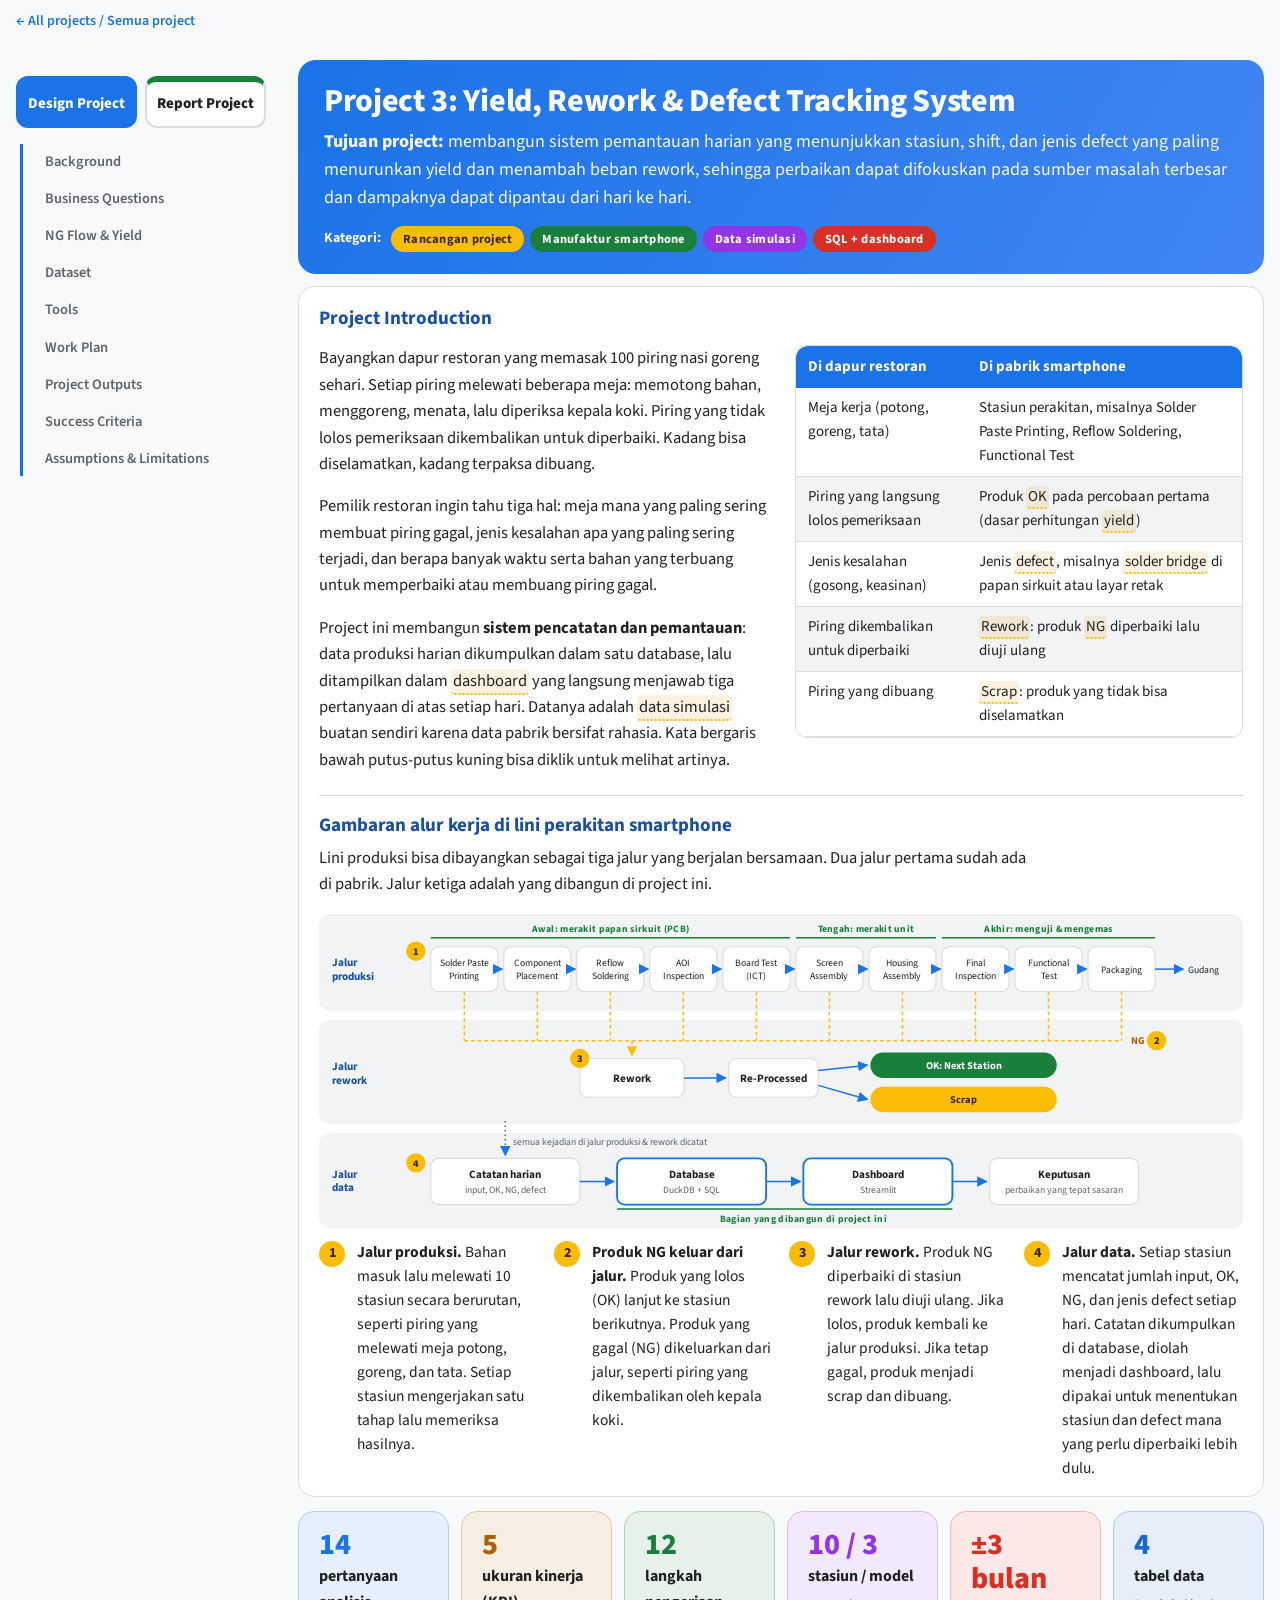
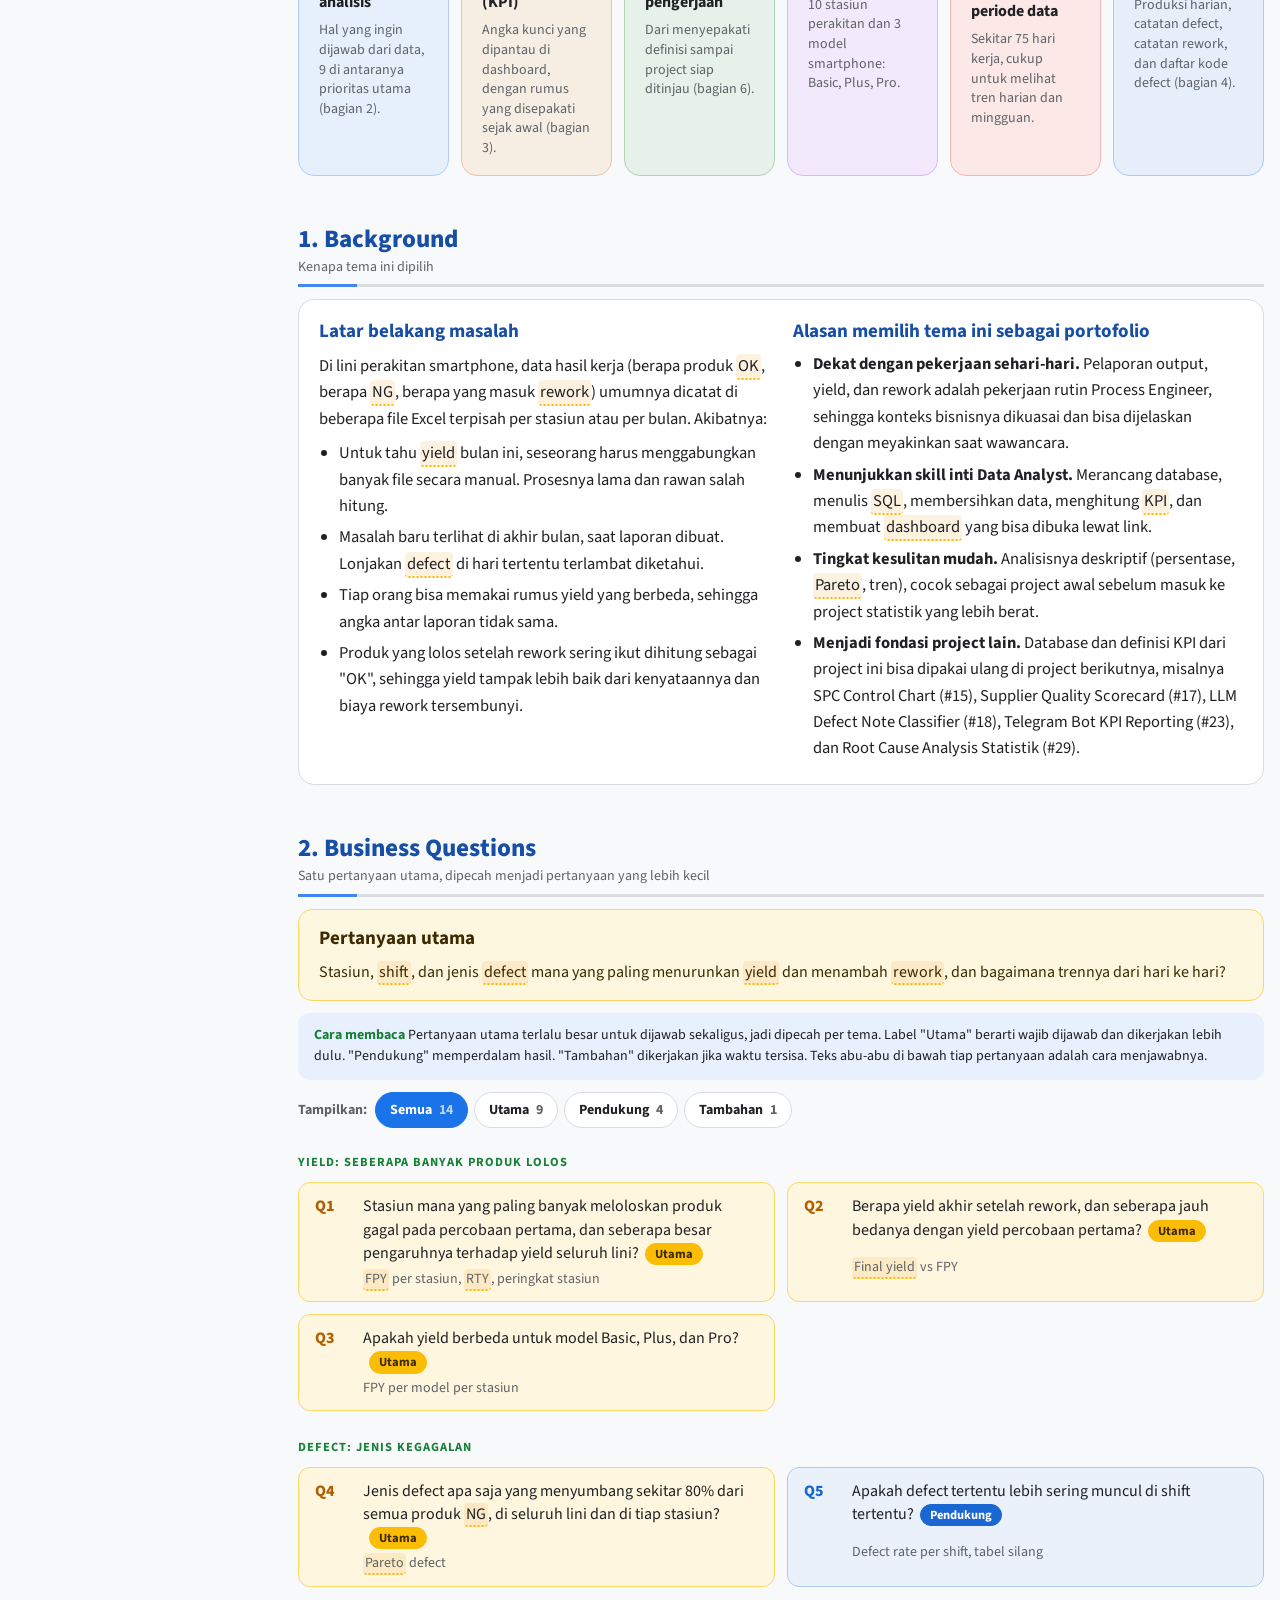
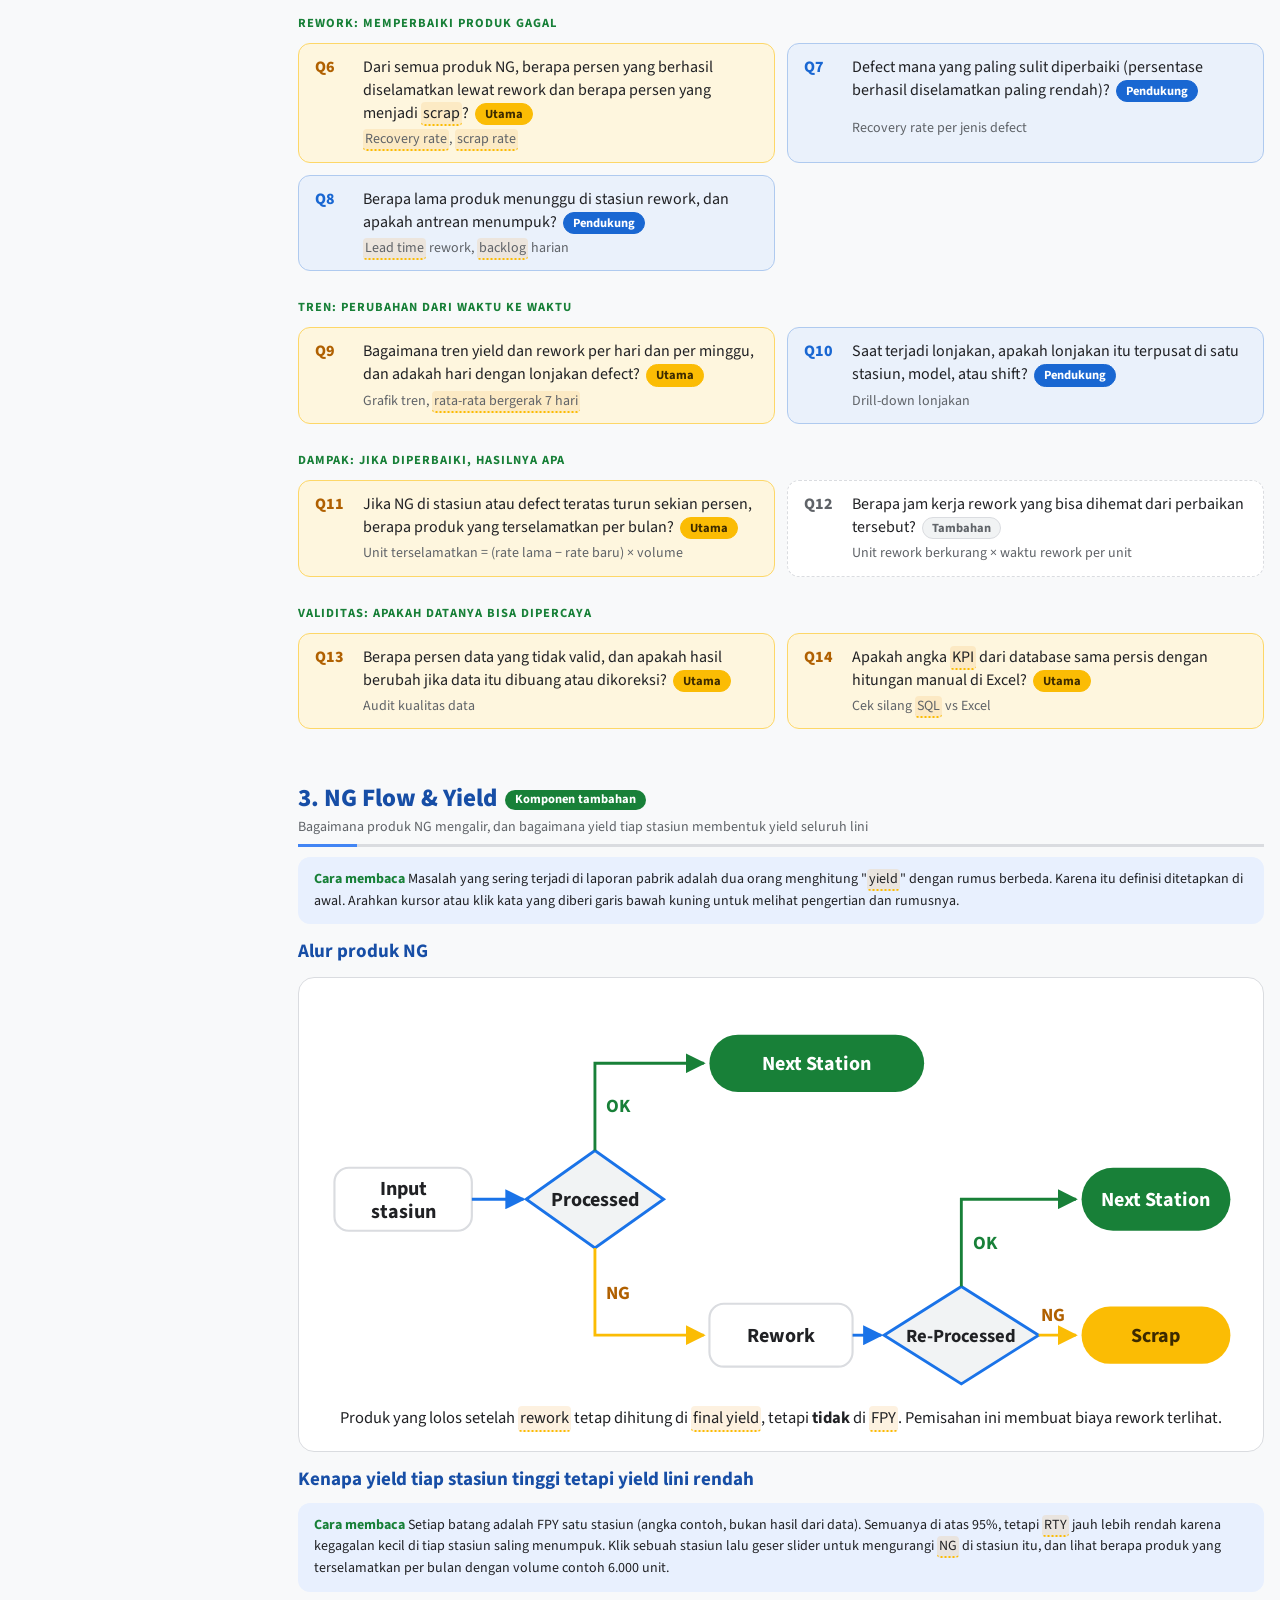
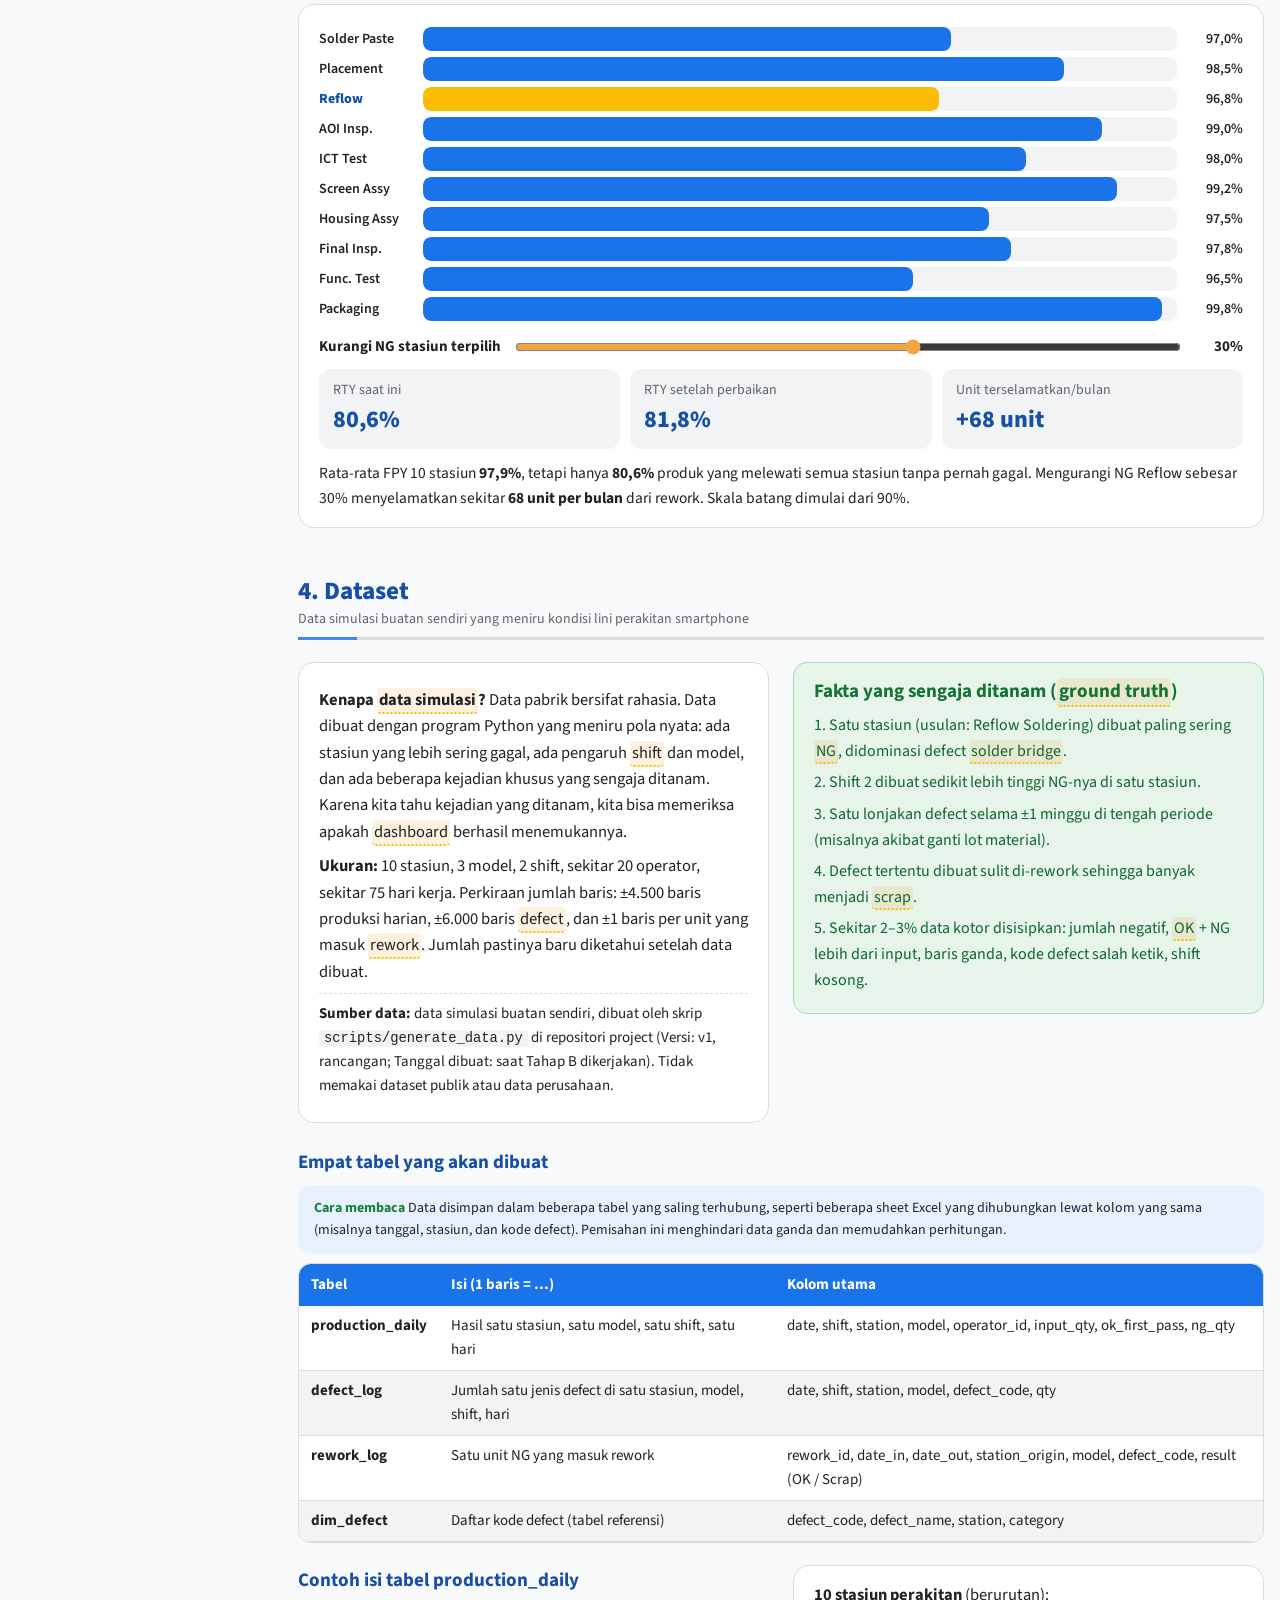
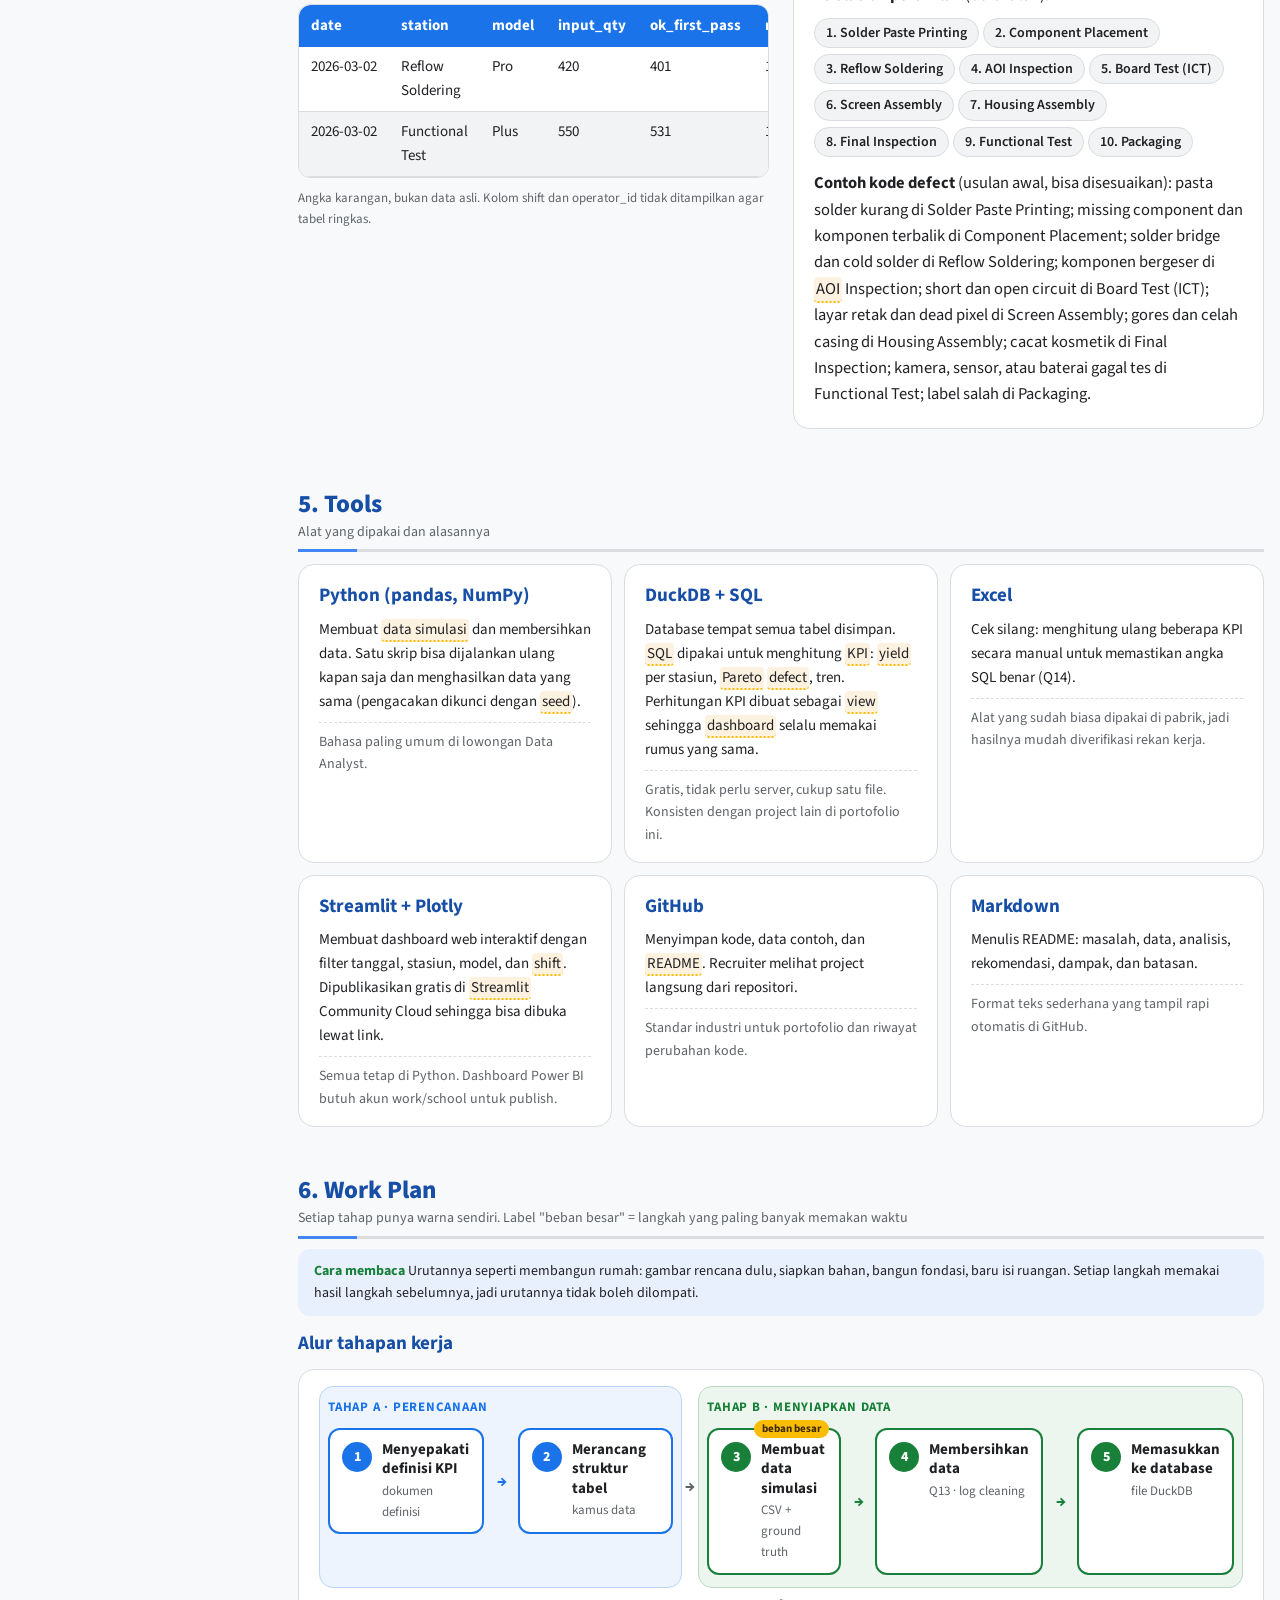
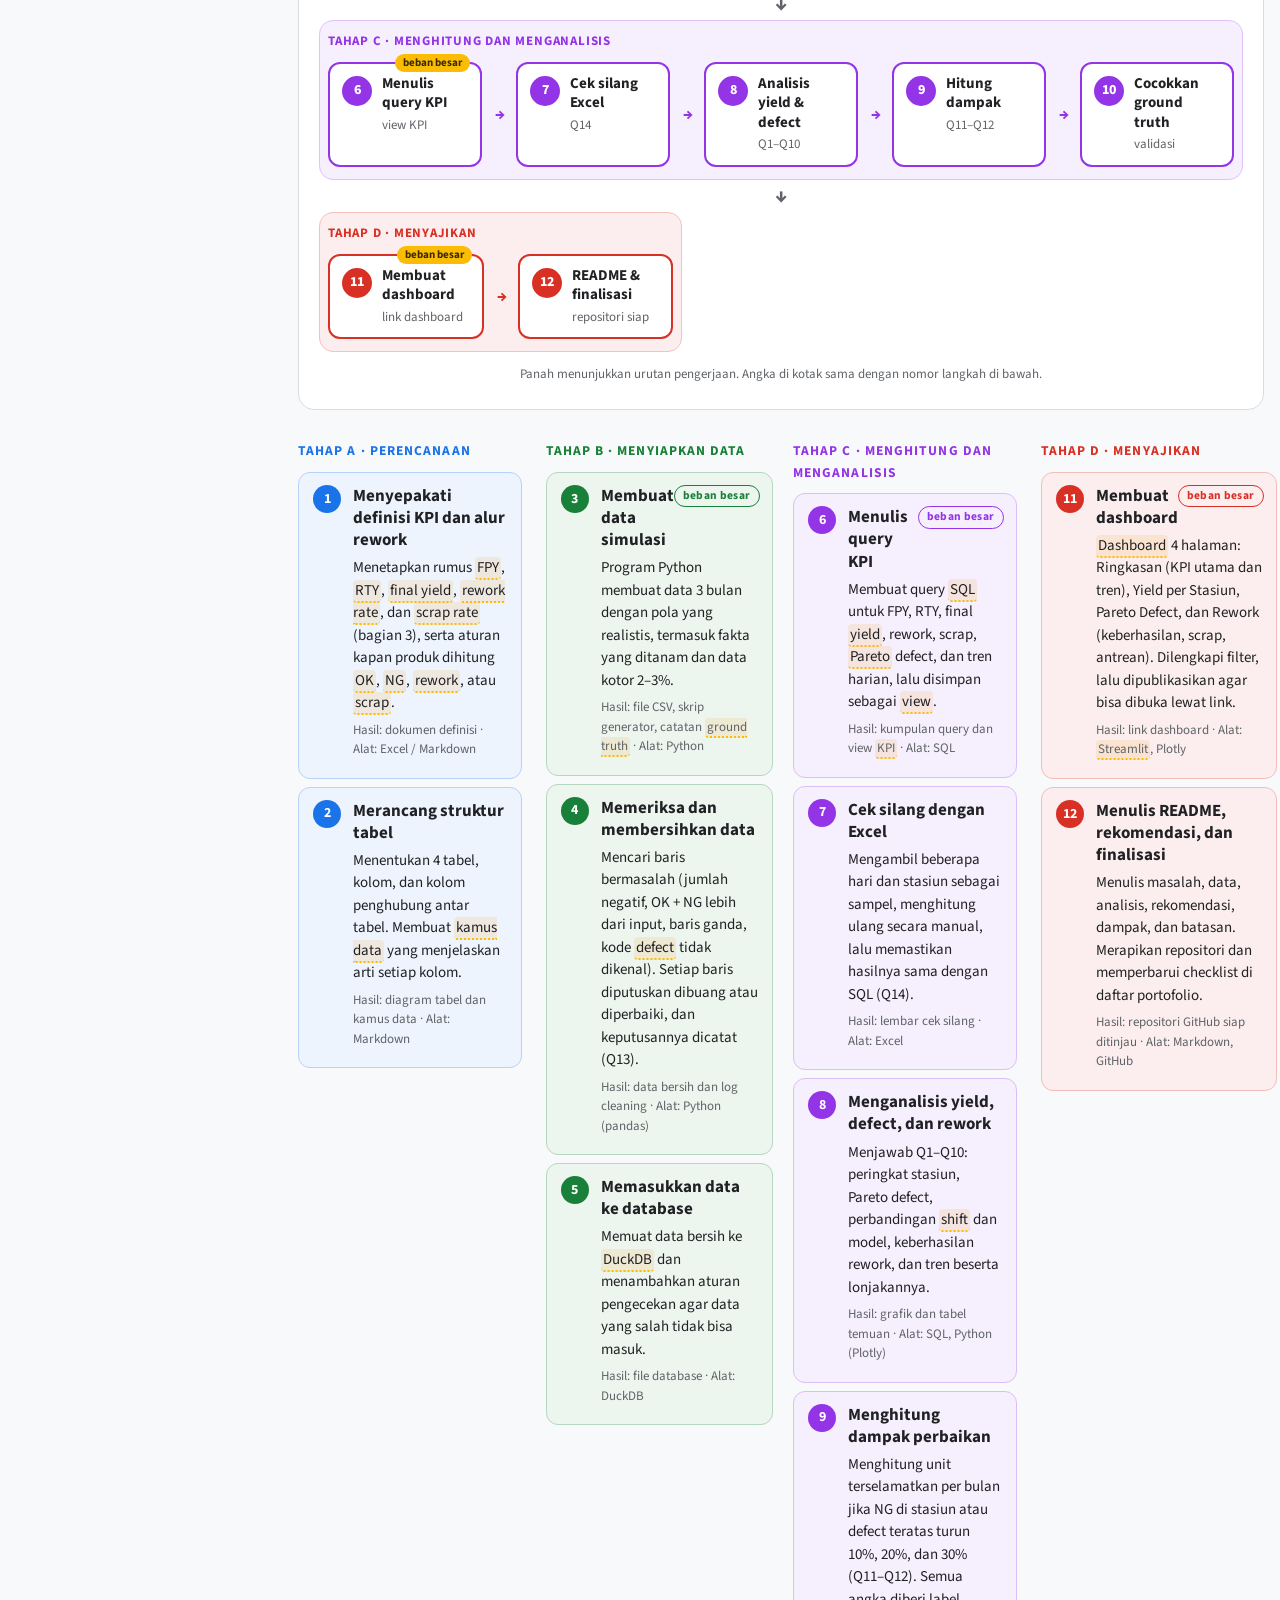
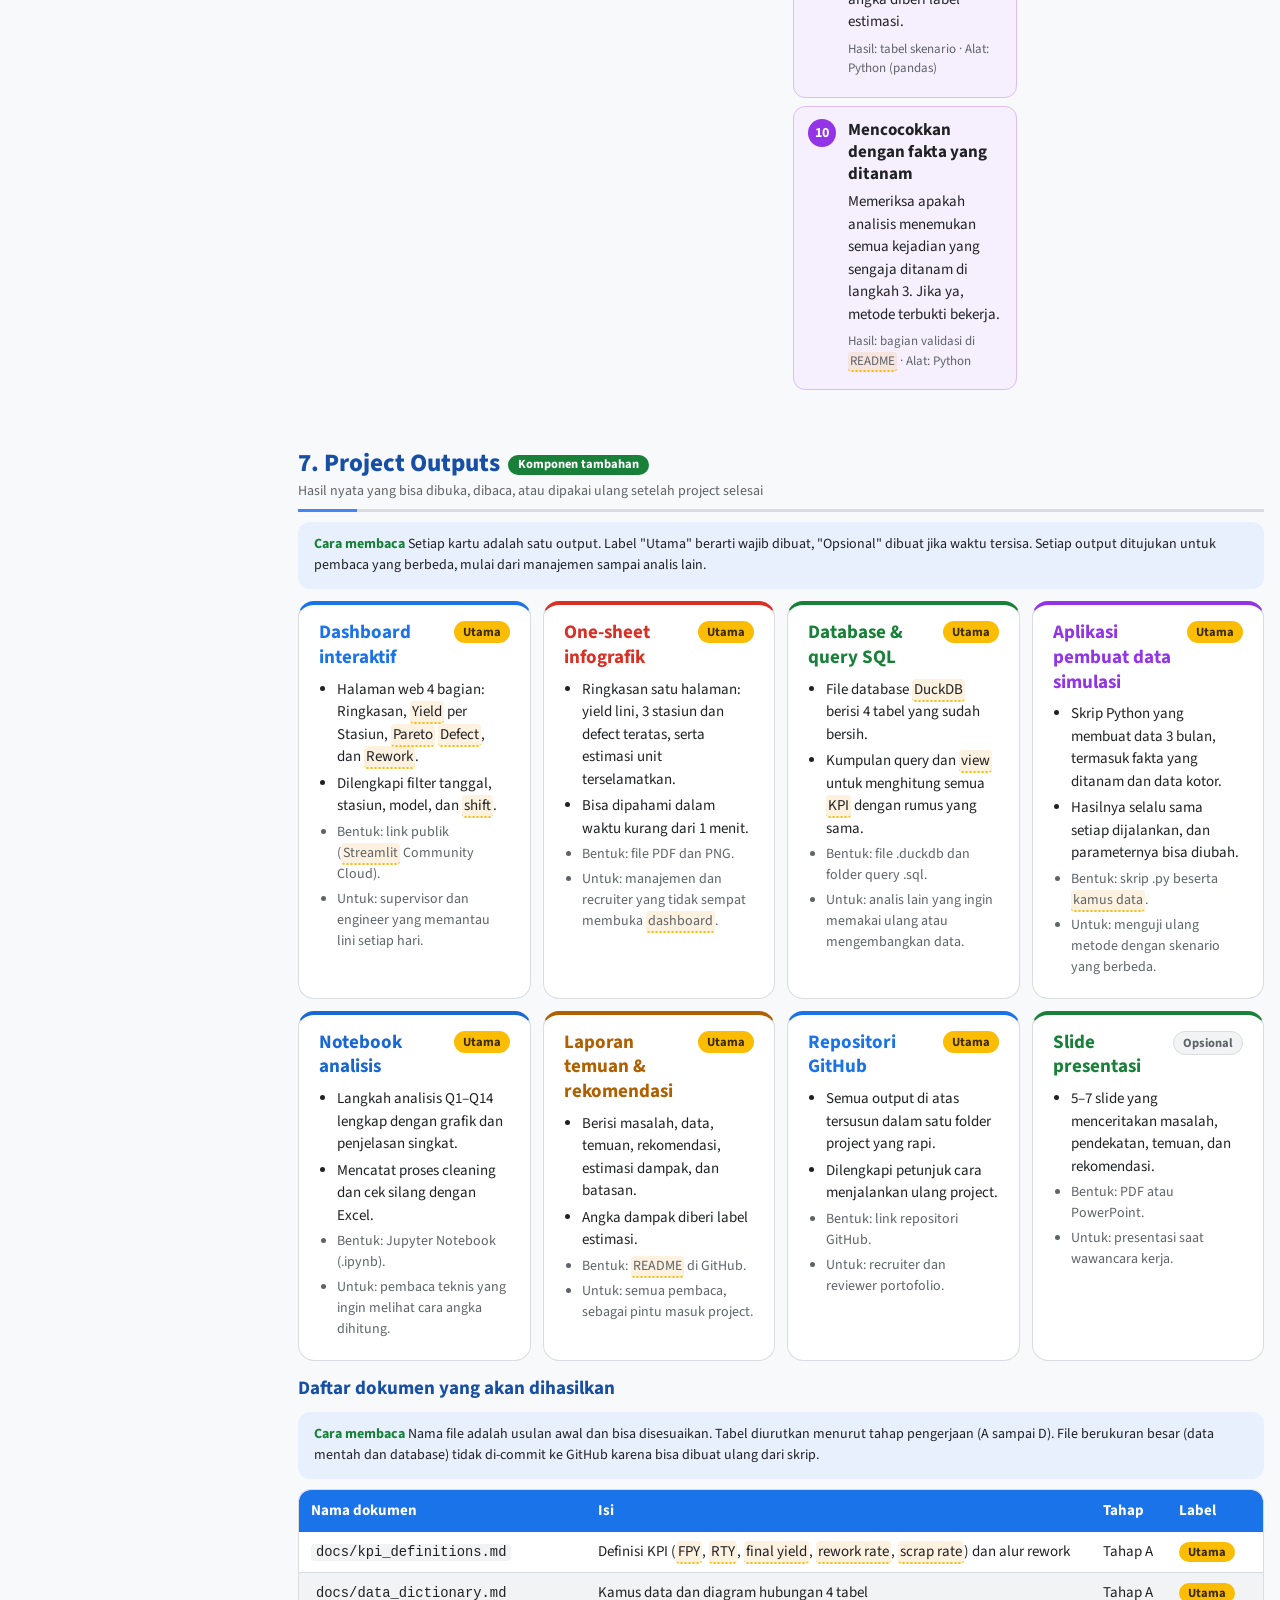
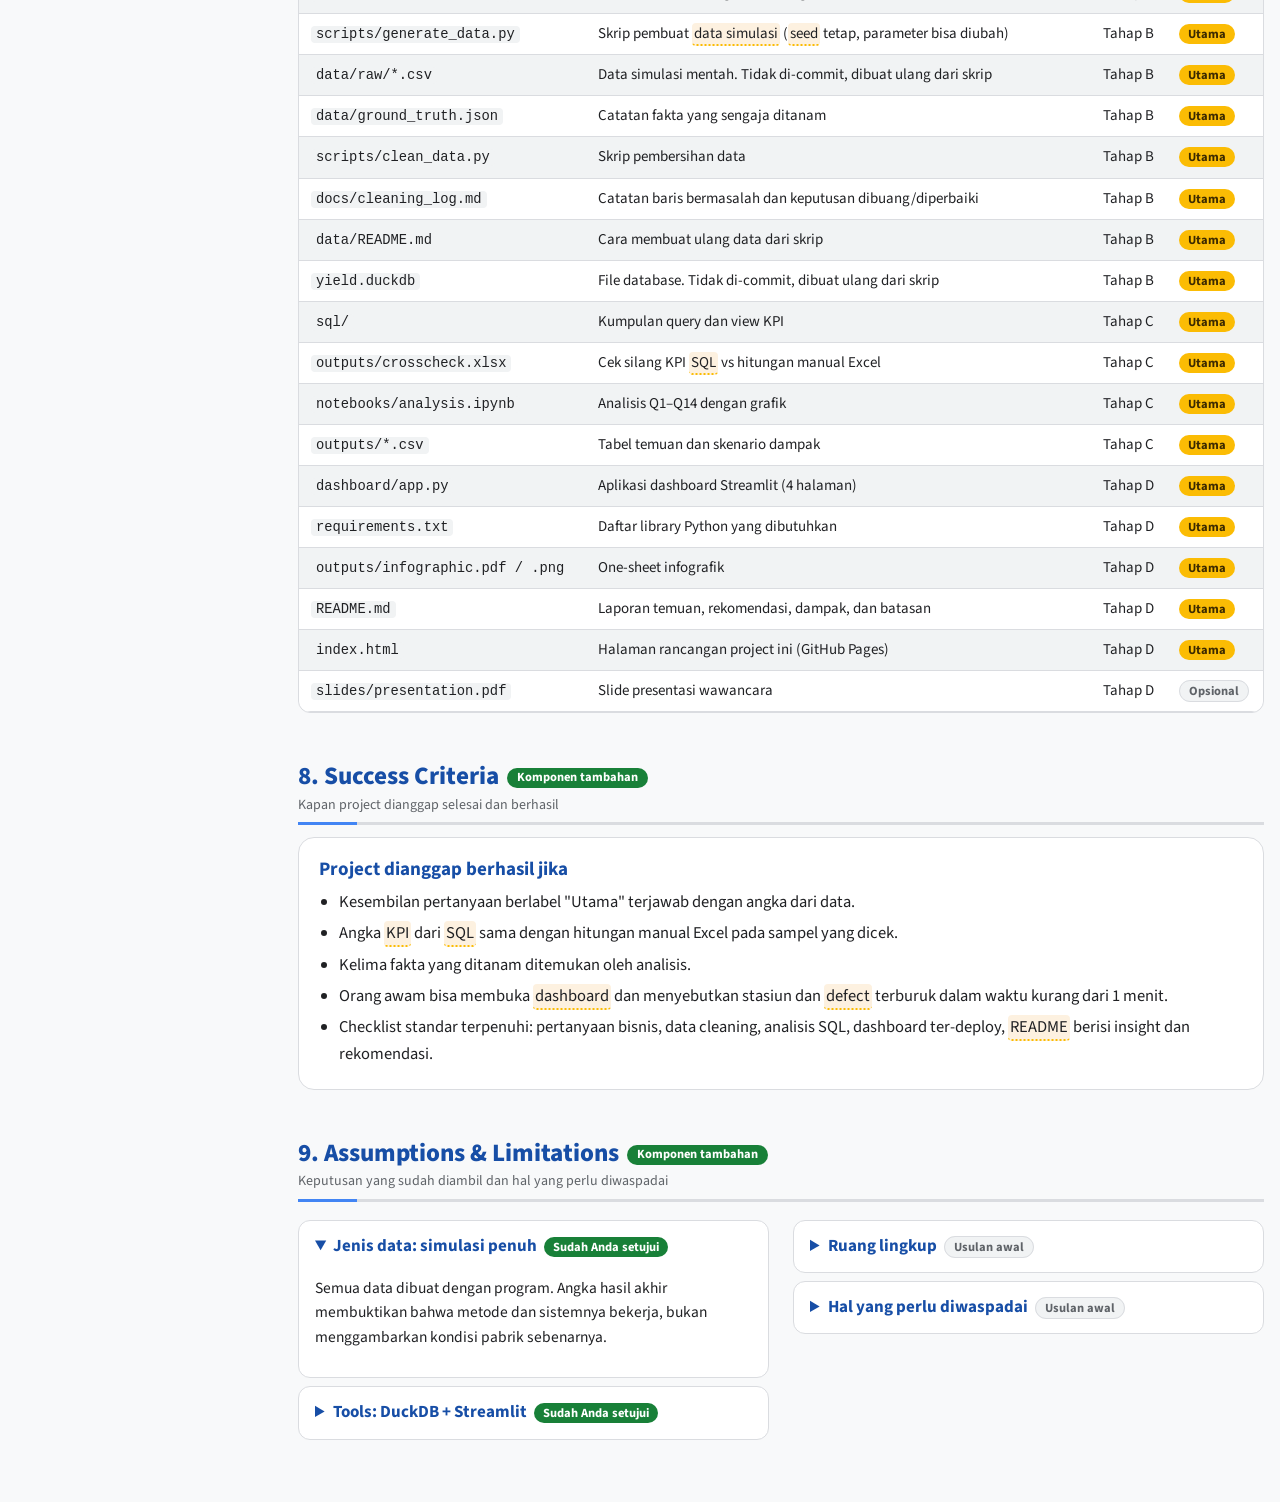
<file: index.html>
<!doctype html>
<html lang="id"><head><meta charset="utf-8"><title>Project 3: Yield, Rework &amp; Defect Tracking</title>
<meta name="viewport" content="width=device-width,initial-scale=1">
<meta http-equiv="refresh" content="0; url=design-and-report/">
<link rel="canonical" href="design-and-report/">
<script>location.replace("design-and-report/"+location.hash)</script></head>
<body><p>Mengalihkan ke <a href="design-and-report/">design-and-report/</a> ...</p></body></html>
</file>
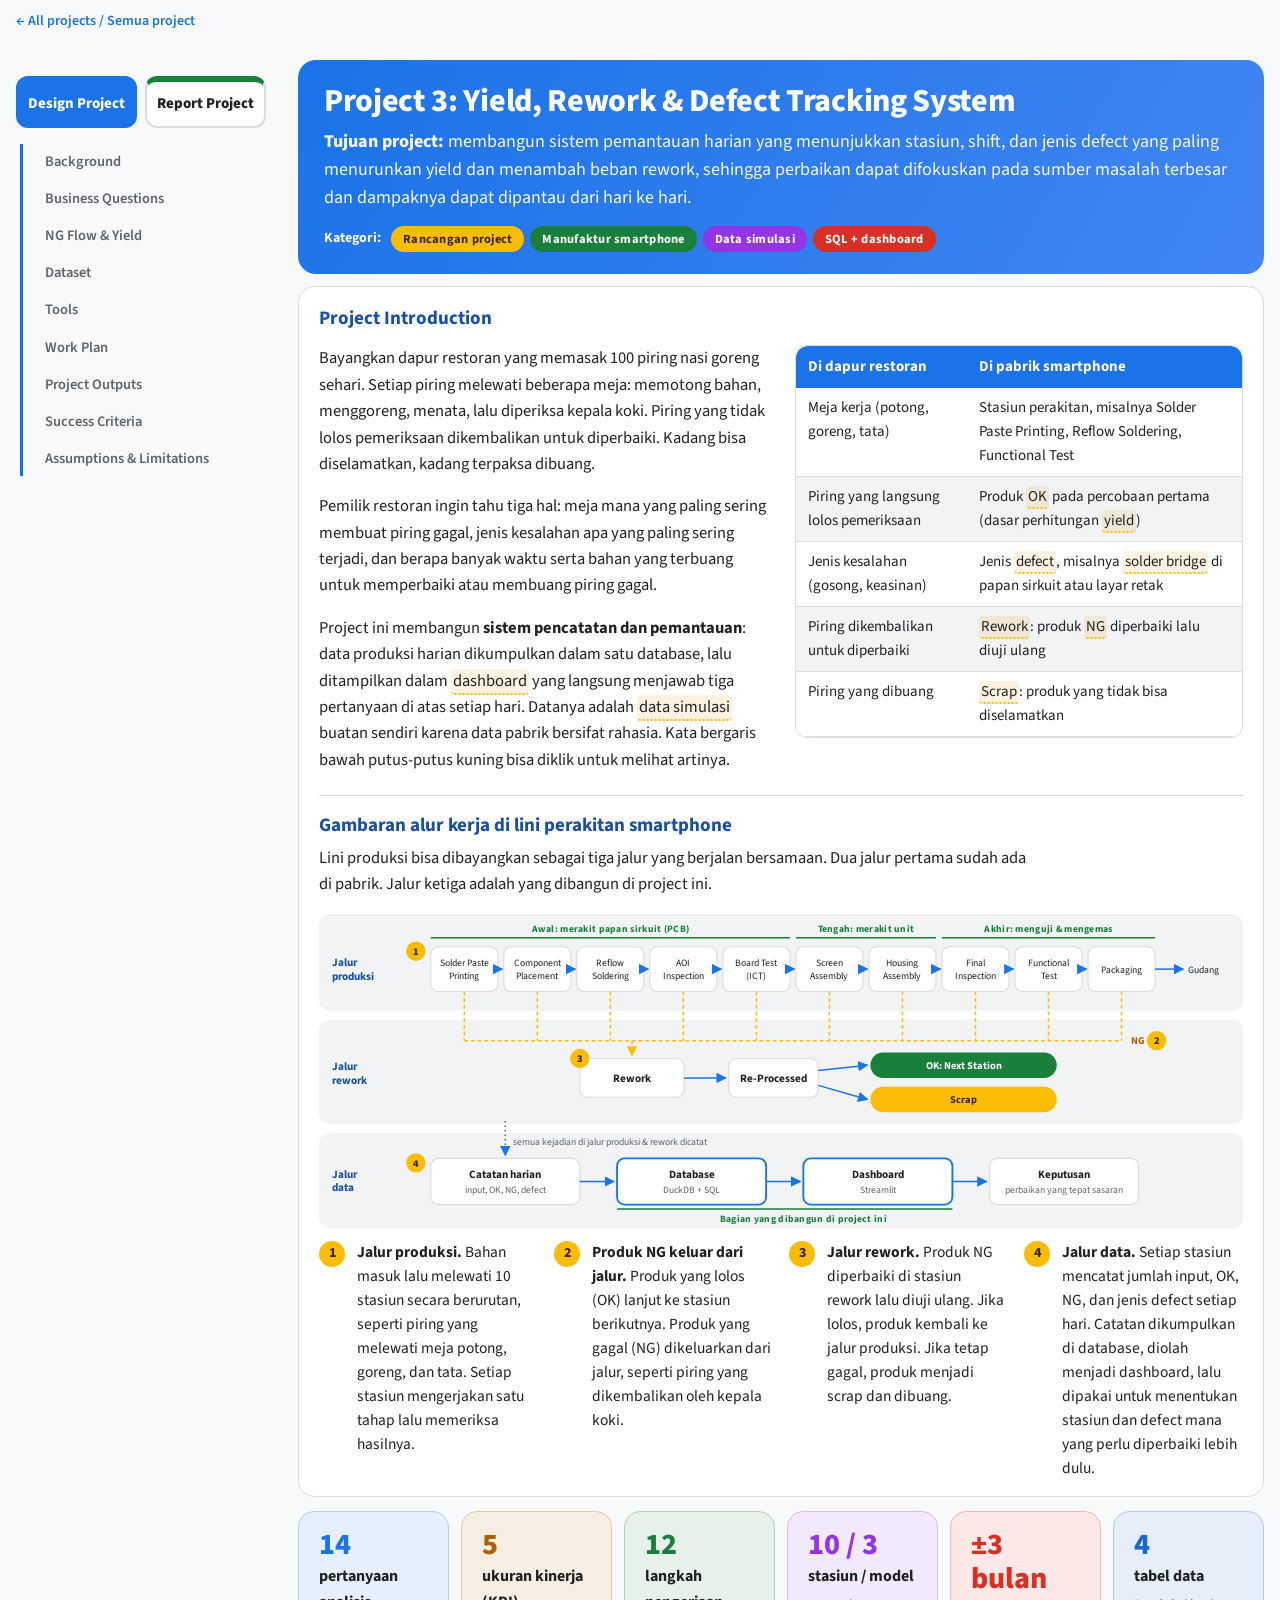
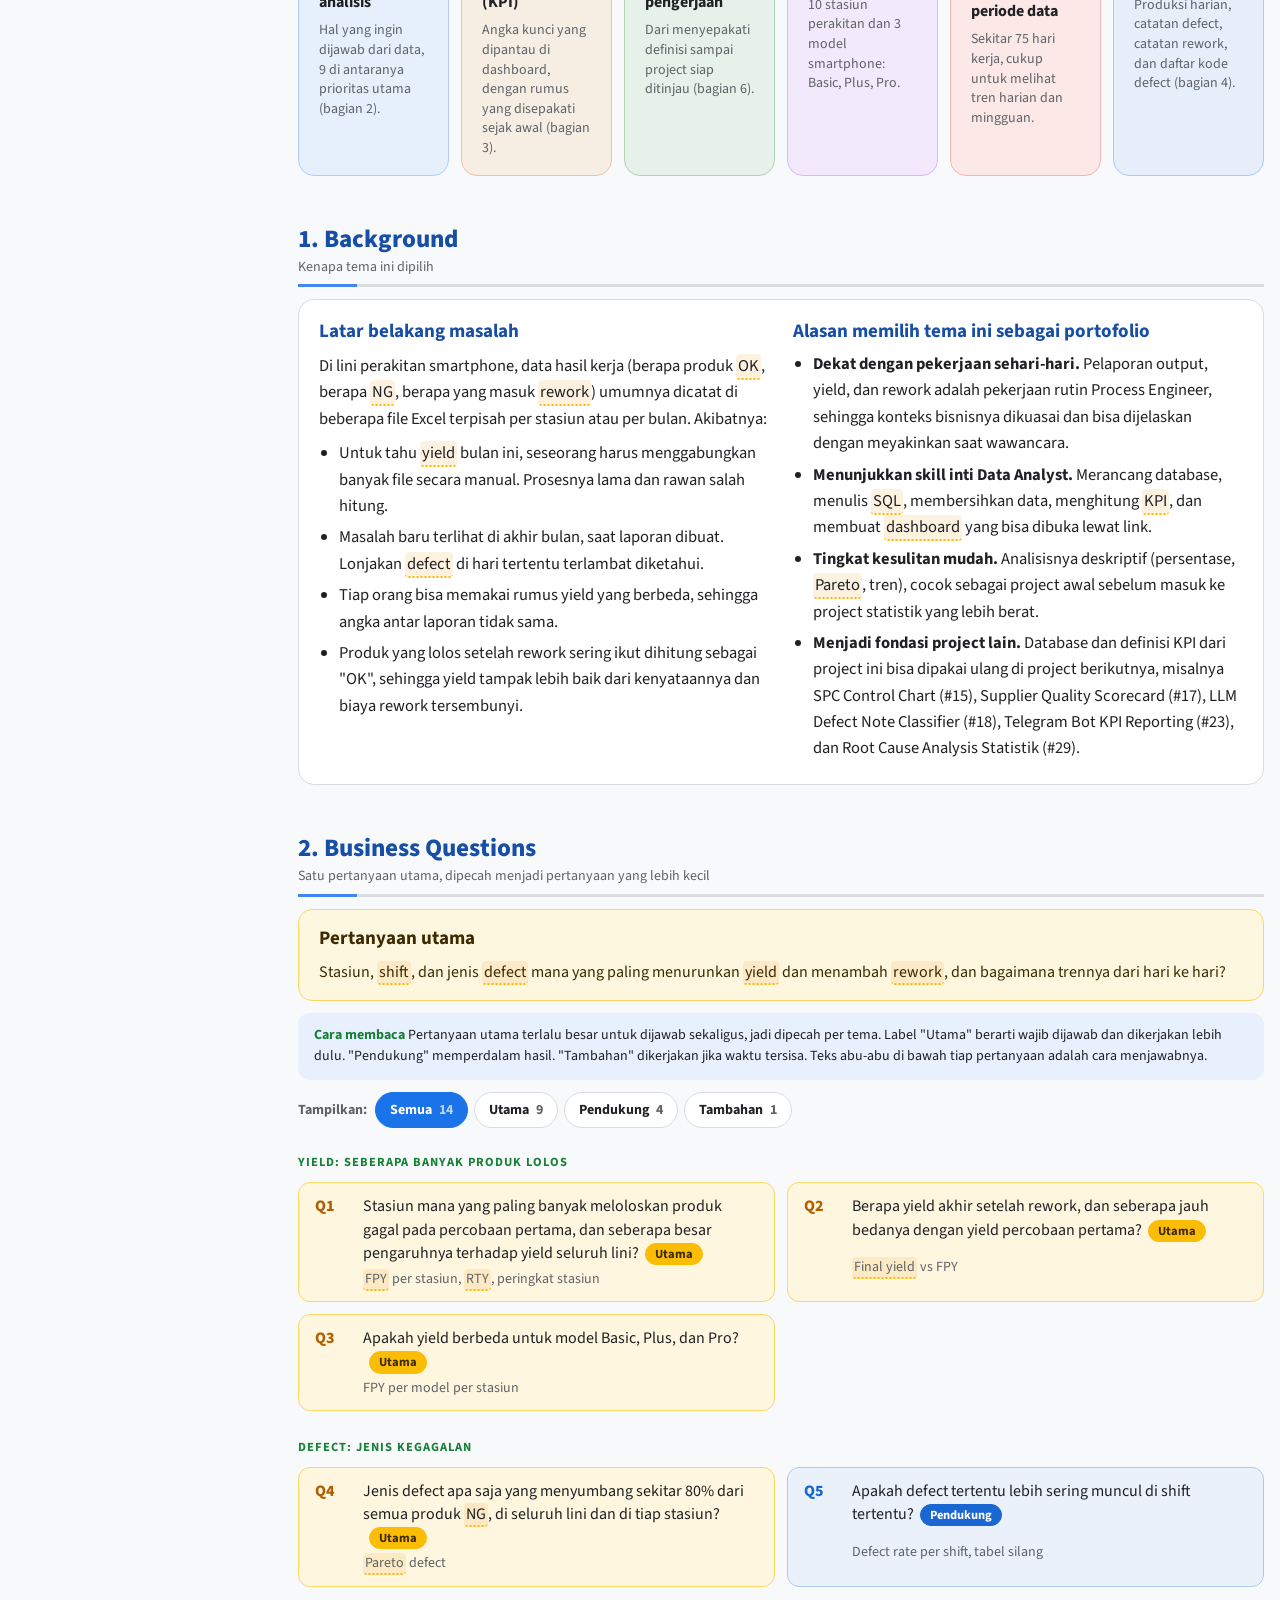
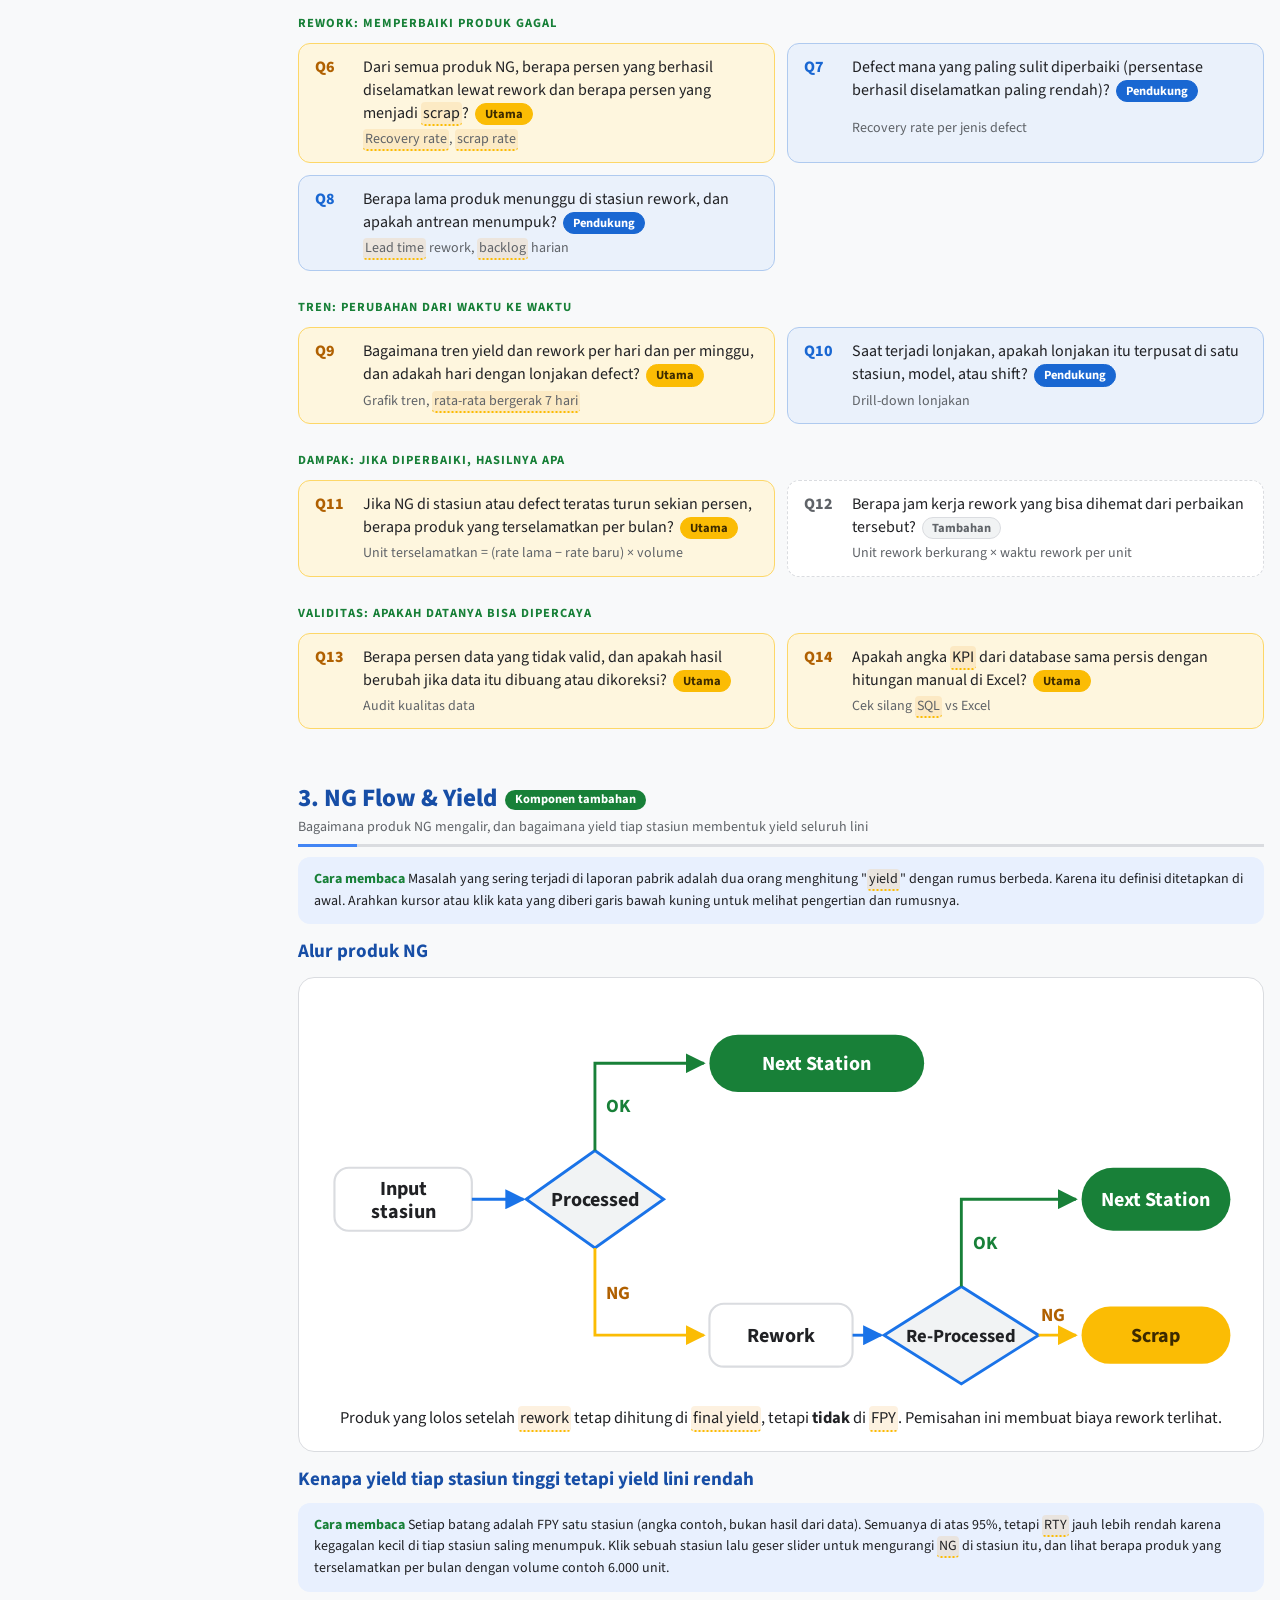
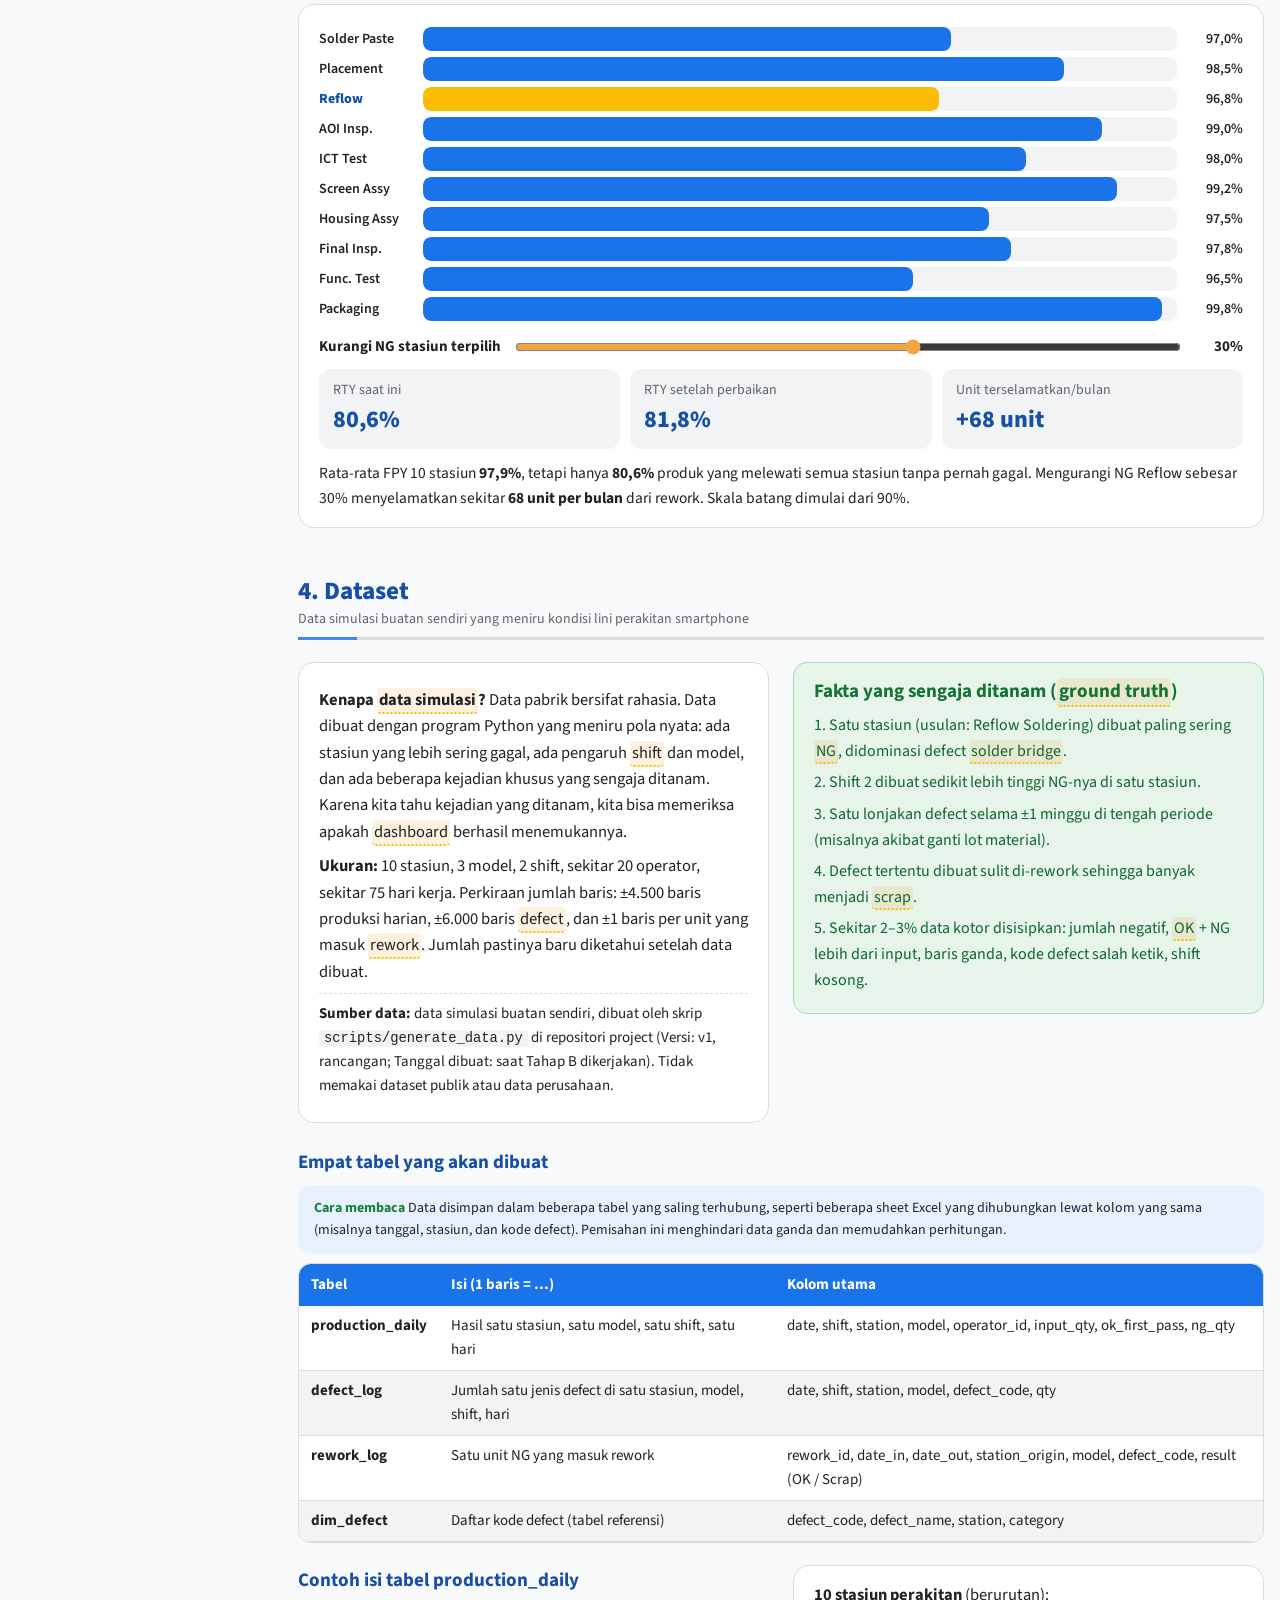
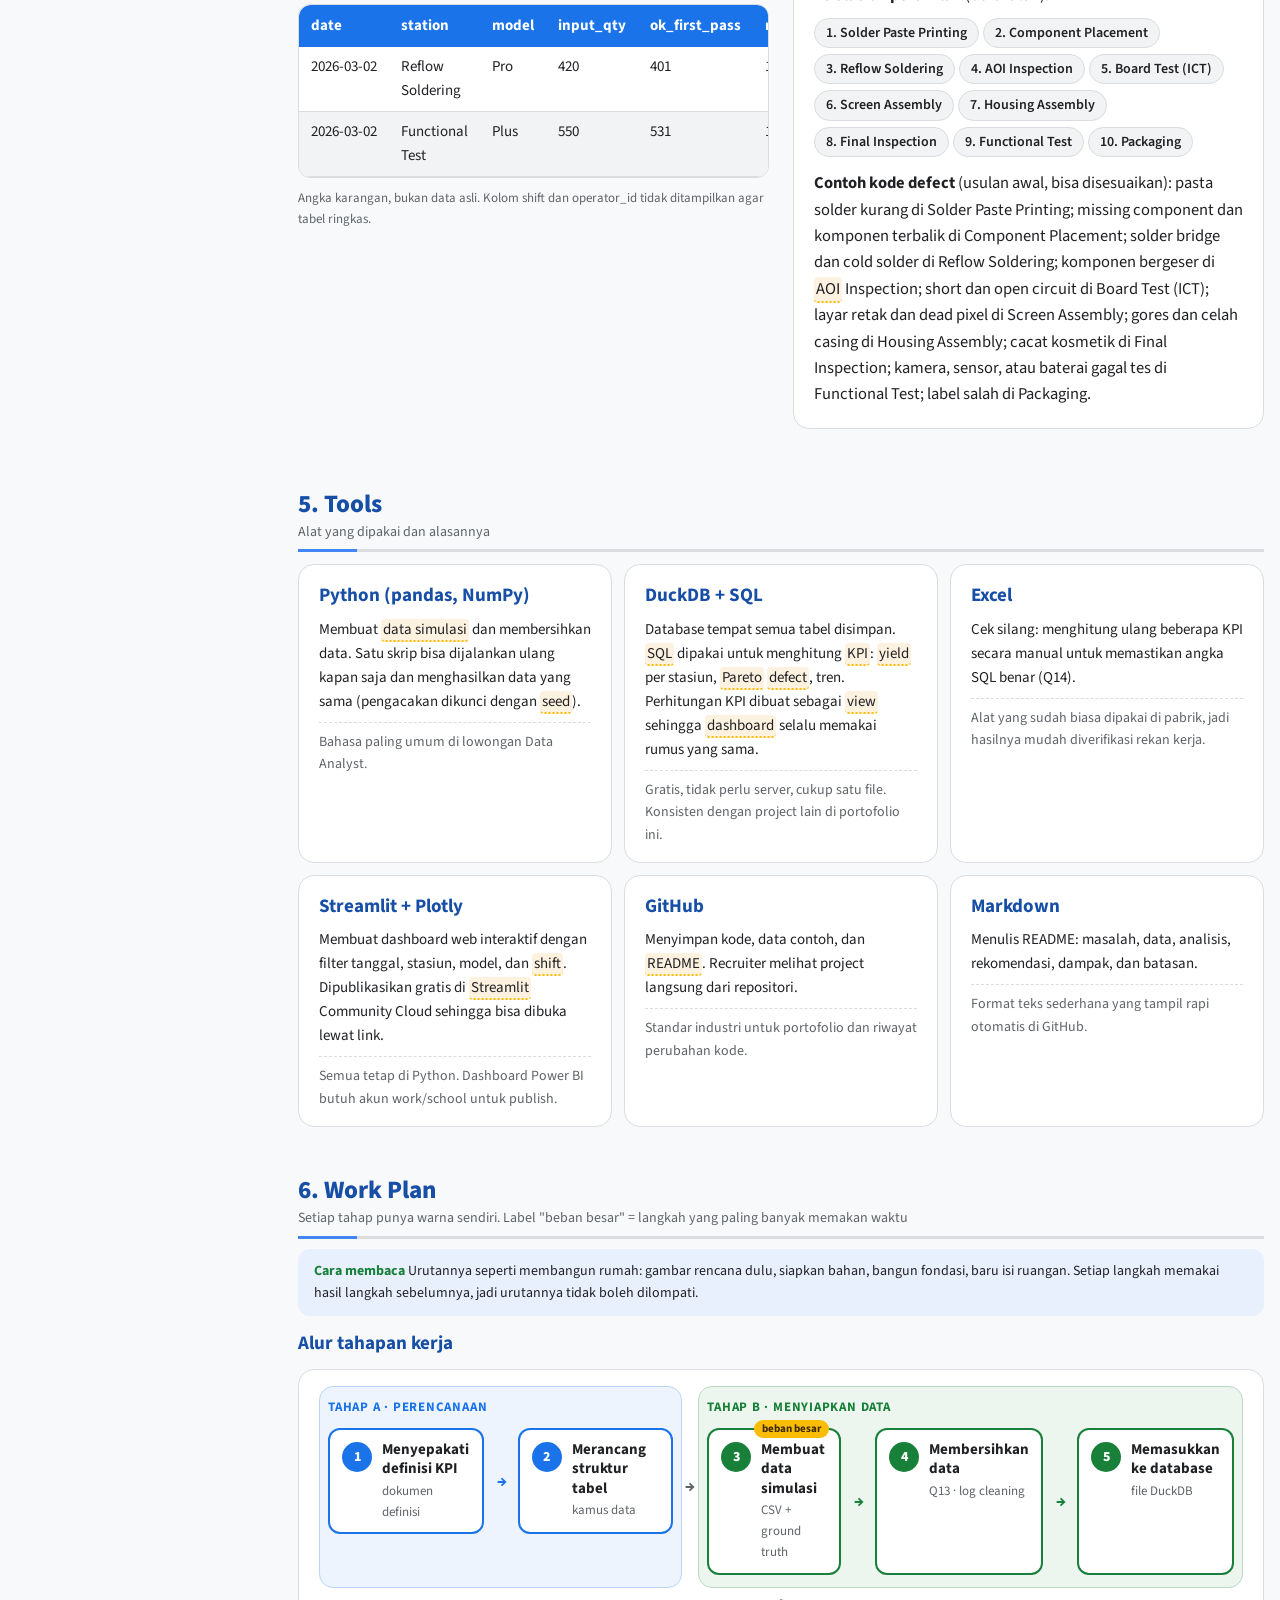
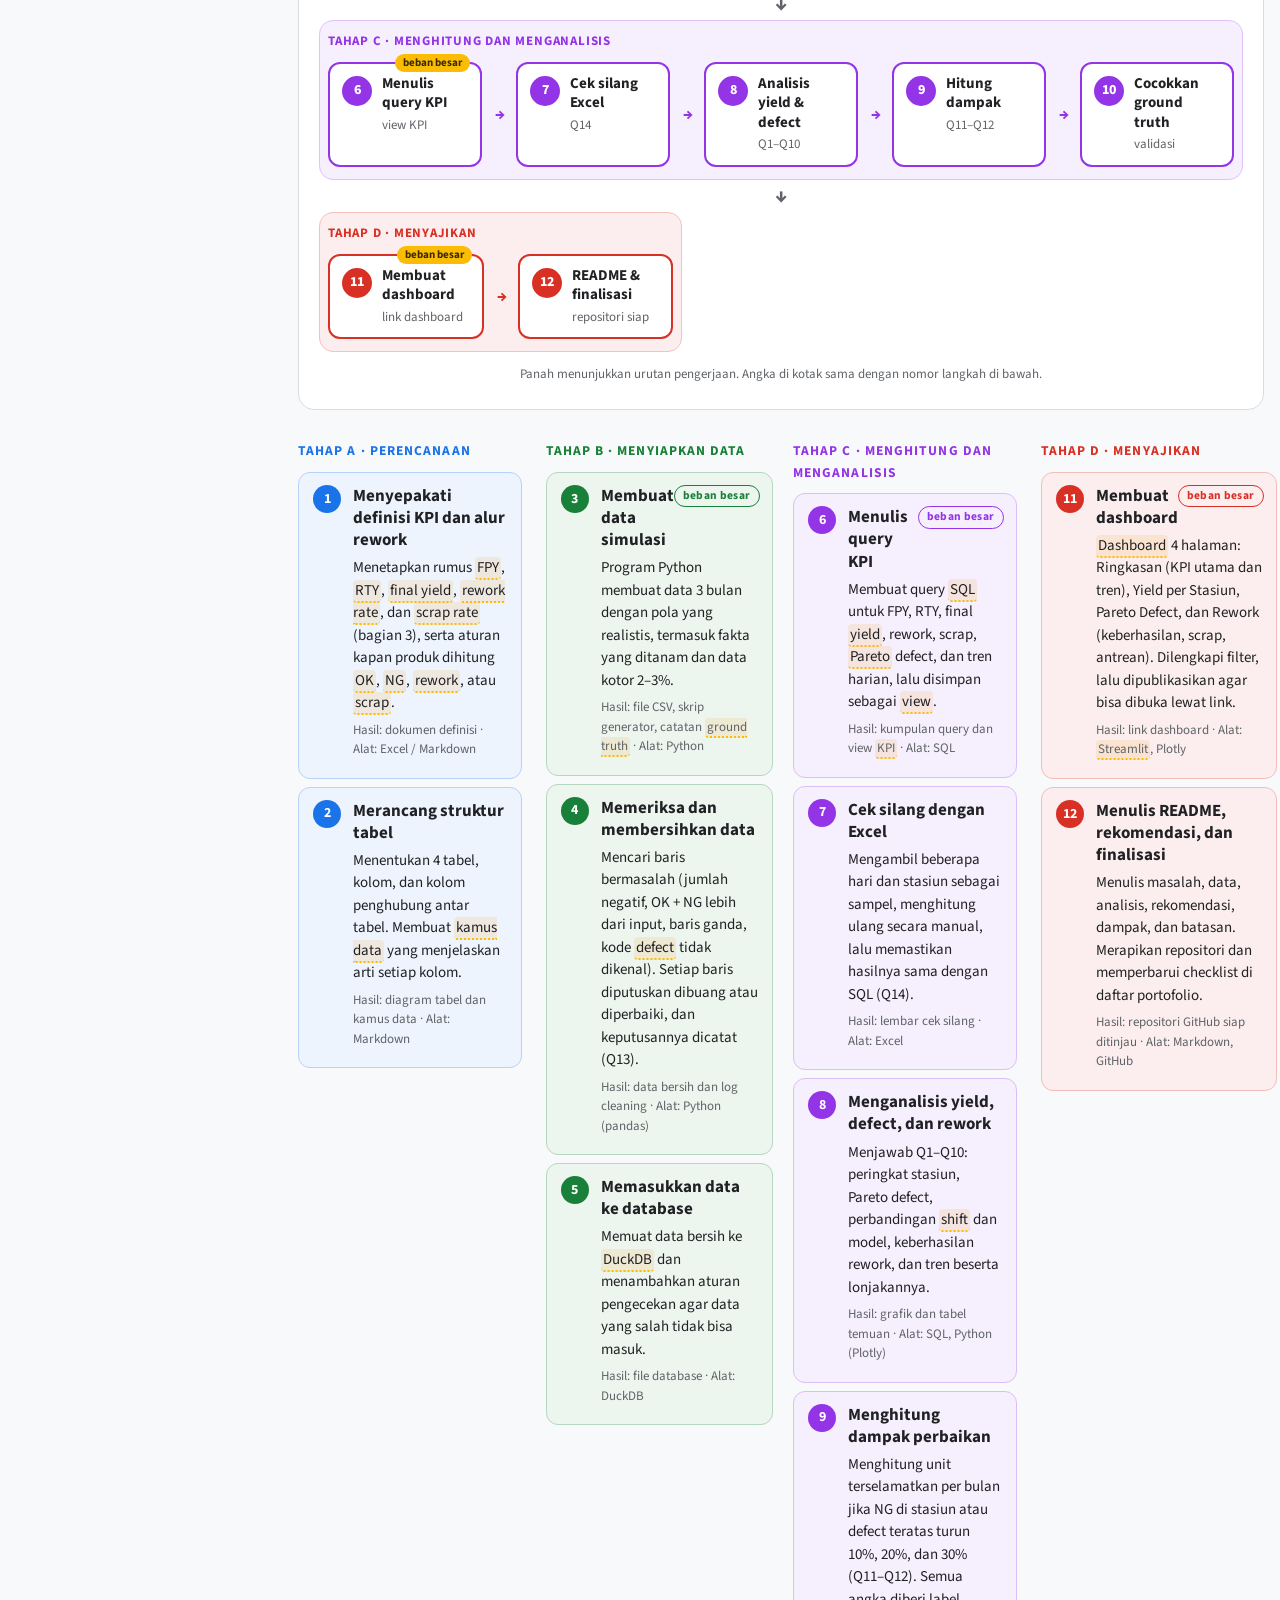
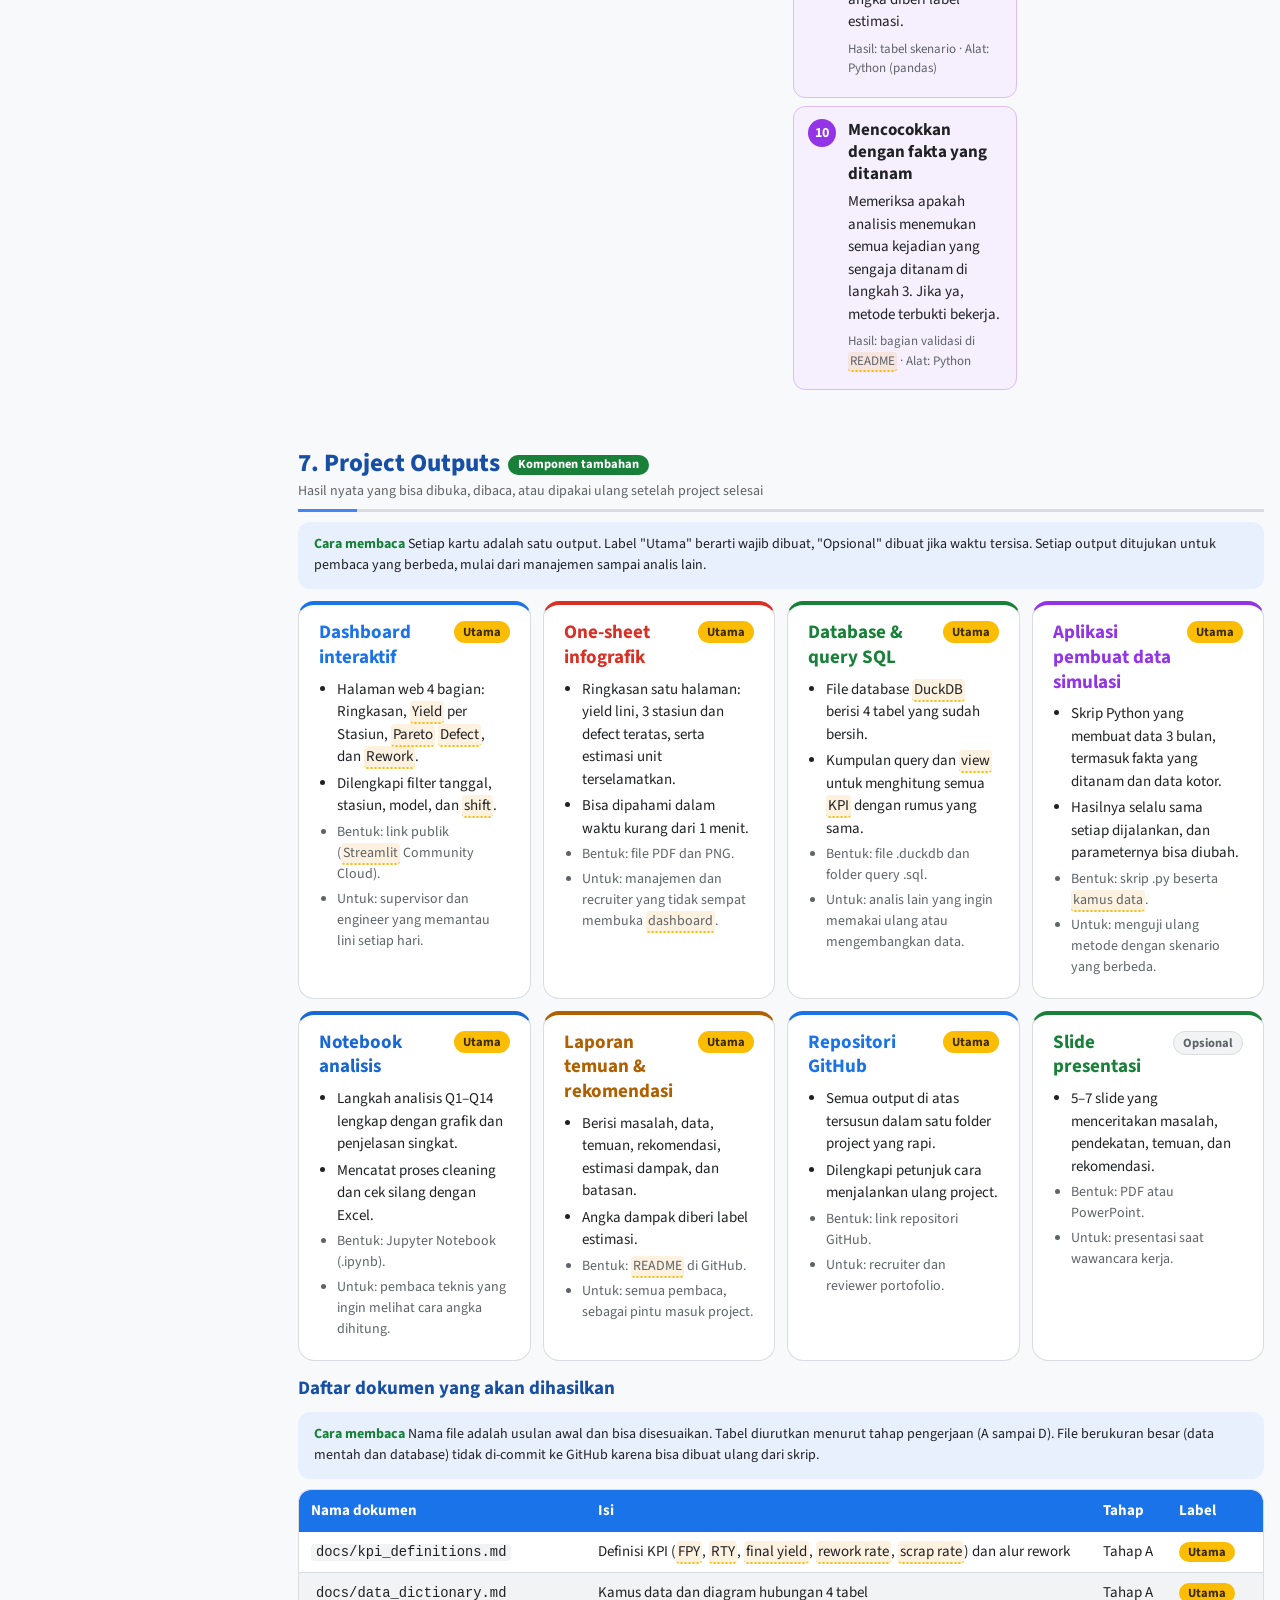
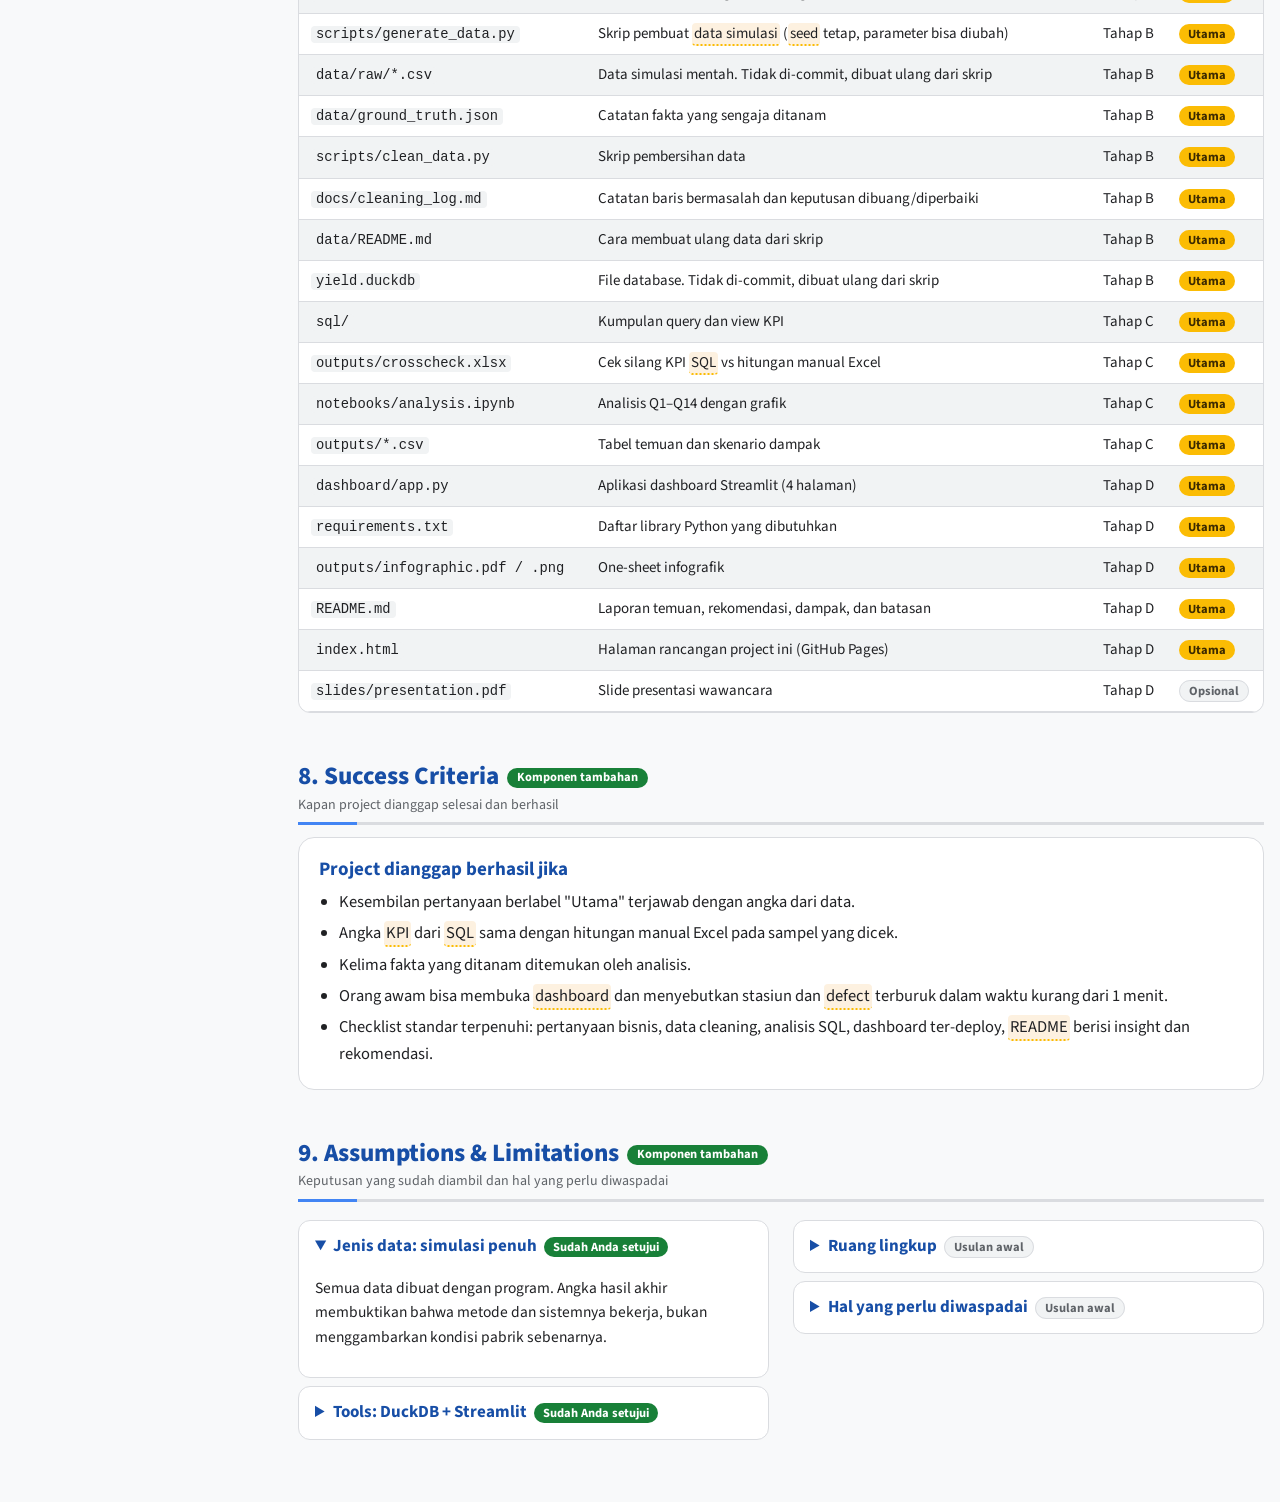
<file: design-and-report/index.html>
<!doctype html><html><head><meta charset=utf8><meta name=viewport content="width=device-width,initial-scale=1,viewport-fit=cover"><style>:root{color-scheme:light;box-sizing:border-box;padding-top:env(safe-area-inset-top,0px);padding-bottom:env(safe-area-inset-bottom,0px)}html{scroll-padding-top:env(safe-area-inset-top,0px)}body{margin:0;padding:0;font:14px -apple-system,BlinkMacSystemFont,sans-serif;background:#fff;color:#000}img{max-width:100%}[hidden]:not([hidden=until-found i]){display:none!important}</style></head><body>
<a href="https://bagusbernadi.github.io/" style="display:inline-block;margin:12px 16px;font:600 14px/1.4 'Source Sans 3',Arial,sans-serif;color:#1A73E8;text-decoration:none">← All projects / Semua project</a>
<title>Project 3: Yield, Rework &amp; Defect Tracking</title>
<meta name="claude:viewport-fit-sides" content="cover">
<meta name="description" content="Rancangan project portofolio Data Analyst: sistem pelacakan yield, rework, dan defect perakitan smartphone dengan SQL dan dashboard.">
<link rel="preconnect" href="https://fonts.googleapis.com"><link rel="preconnect" href="https://fonts.gstatic.com" crossorigin>
<link rel="stylesheet" href="https://fonts.googleapis.com/css2?family=Source+Sans+3:wght@400;600;700;800&display=swap">
<style>
/* Layout: tema terang ala Google (single theme, sengaja): latar putih keabuan, kartu putih;
   biru = struktur, kuning = penanda utama, hijau = info pendukung, merah = aksen.
   Skala huruf: H1 32 · H2 25 · H3 19 · body 16.5 · keterangan 14 · label 12.5 */
:root{color-scheme:light;
--bg:#F8F9FA;--card:#FFFFFF;--sub:#F1F3F4;--line:#DADCE0;
--ink:#202124;--head:#174EA6;--mut:#5F6368;
--navy:#1A73E8;--navy-ink:#FFFFFF;--teal:#188038;--amber:#FBBC04;--amber-ink:#3C2A00;--bar:#1A73E8;--soft:#E8F0FE;
--gb:#4285F4;--gr:#EA4335;--gy:#FBBC04;--gg:#34A853;
--navyH:#1A73E8;--amberH:#B06000;--tealH:#188038;--plumH:#9334E6;--roseH:#D93025;--skyH:#1967D2;--onph:#fff;
--f:"Source Sans 3",Calibri,Carlito,"Segoe UI",Arial,sans-serif;
--h1:clamp(26px,2.6vw,32px);--h2:clamp(21px,2vw,25px);--h3:19px;--body:16.5px;--small:14px;--label:12.5px}
[hidden]{display:none!important}
*{box-sizing:border-box}html{scroll-padding-top:64px;scroll-behavior:smooth}
body{margin:0;background:var(--bg);color:var(--ink);font:400 var(--body)/1.6 var(--f)}
body::before{content:"";position:fixed;inset:0 0 auto;height:env(safe-area-inset-top,0px);background:var(--bg);z-index:10}
main{max-width:880px;margin:0 auto;padding-block:16px 56px;padding-left:max(16px,env(safe-area-inset-left,0px));padding-right:max(16px,env(safe-area-inset-right,0px))}
b,strong{font-weight:700}
nav{position:sticky;top:env(safe-area-inset-top,0px);z-index:9;background:var(--bg);padding:8px 0;display:flex;gap:6px;overflow-x:auto}
nav a{flex:none;background:var(--card);border:1px solid var(--line);color:var(--ink);text-decoration:none;border-radius:999px;padding:6px 14px;font-size:var(--small);font-weight:600}
nav a:hover,nav a:focus-visible{background:var(--amber);border-color:var(--amber);color:var(--amber-ink);outline:none}
.banner{background:var(--navy);color:var(--navy-ink);border-radius:18px;padding:22px 26px}
.banner h1{margin:0 0 8px;font-size:var(--h1);font-weight:800;line-height:1.2;text-wrap:balance;letter-spacing:-.01em}.banner p{margin:0;font-size:18px;line-height:1.55;opacity:.97}.banner .goal b{font-weight:800}
.tags{display:flex;gap:6px;flex-wrap:wrap;margin-top:14px}
.tags{align-items:center}.tlab{font-size:var(--small);font-weight:700;margin-right:4px;opacity:.95}
.tag{border-radius:999px;padding:3px 12px;font-size:var(--label);font-weight:700;background:rgba(255,255,255,.2);letter-spacing:.02em}.tag.a{background:var(--amber);color:var(--amber-ink)}
.card{border-radius:16px;padding:16px 20px;background:var(--card);border:1px solid var(--line);margin:12px 0}
.card p{margin:8px 0}
h2{font-size:var(--h2);font-weight:800;color:var(--head);margin:48px 0 10px;padding-bottom:8px;border-bottom:2px solid var(--line);line-height:1.25;text-wrap:balance}
h2 small{display:block;font-size:var(--small);font-weight:400;color:var(--mut);margin-top:4px}
h3{font-size:var(--h3);font-weight:700;color:var(--head);margin:16px 0 6px;line-height:1.3}
.card h3:first-child,.card>div>h3:first-child{margin-top:4px}
.add{display:inline-block;vertical-align:middle;margin-left:8px;border-radius:999px;padding:2px 10px;font-size:var(--label);font-weight:700;background:var(--teal);color:#fff}
.how{background:var(--soft);border-radius:12px;padding:12px 16px;margin:10px 0;font-size:var(--small);line-height:1.55;color:var(--ink)}.how::before{content:"Cara membaca ";font-weight:700;color:var(--teal)}
.callout{border-radius:14px;padding:14px 20px;margin:12px 0;font-size:16px}.callout h4{margin:0 0 6px;font-size:var(--h3);font-weight:700}.callout p{margin:6px 0}
.callout.a{background:var(--amber);color:var(--amber-ink)}.callout.g{background:var(--teal);color:#fff}
.kpis{display:grid;grid-template-columns:repeat(3,1fr);gap:12px;margin:14px 0}.kpis .card{margin:0}
.kpi .v{font-size:30px;font-weight:800;display:block;line-height:1.15;color:var(--head);font-variant-numeric:tabular-nums}.kpi .l{display:block;font-weight:700;font-size:16px;margin-top:2px}.kpi .d{display:block;font-size:var(--small);line-height:1.4;margin-top:6px;color:var(--mut)}
.kpi.t{background:var(--teal);border-color:var(--teal);color:#fff}.kpi.am{background:var(--amber);border-color:var(--amber);color:var(--amber-ink)}
.kpi.t .v,.kpi.t .d,.kpi.am .v,.kpi.am .d{color:inherit}
table{border-collapse:collapse;width:100%;font-size:15px;background:var(--card);border-radius:12px;overflow:hidden}
th{background:var(--navy);color:var(--navy-ink);padding:9px 12px;text-align:left;vertical-align:top;font-weight:700}
td{padding:8px 12px;border-bottom:1px solid var(--line);vertical-align:top}
tr:nth-child(odd) td{background:var(--sub)}
.scroll{overflow-x:auto;border:1px solid var(--line);border-radius:12px;margin:10px 0}
.q{background:var(--card);border:1px solid var(--line);border-radius:12px;padding:12px 16px;margin:6px 0;display:grid;grid-template-columns:40px 1fr;gap:4px 8px;font-size:16px;line-height:1.45}
.q .id{font-weight:800;color:var(--head)}.q .m{grid-column:2;font-size:var(--small);color:var(--mut)}
.pri{display:inline-block;border-radius:999px;padding:1px 9px;font-size:var(--label);font-weight:700;margin-left:6px;background:var(--sub);border:1px solid var(--line);color:var(--mut)}.pri.M{background:var(--amber);border-color:var(--amber);color:var(--amber-ink)}.pri.S{background:var(--navy);border-color:var(--navy);color:#fff}
.theme{font-size:var(--label);font-weight:700;color:var(--teal);margin:20px 0 4px;text-transform:uppercase;letter-spacing:.08em}
.flow{display:flex;flex-wrap:wrap;align-items:center;gap:6px;margin:8px 0}
.flow span{border-radius:999px;padding:5px 12px;font-size:var(--small);font-weight:700;background:var(--sub);border:1px solid var(--line)}
.flow span.ng{background:var(--amber);border-color:var(--amber);color:var(--amber-ink)}.flow span.ok{background:var(--teal);border-color:var(--teal);color:#fff}.flow i{font-style:normal;color:var(--mut);font-size:var(--small)}
.row{display:flex;align-items:center;gap:8px;margin:6px 0;width:100%;font:inherit;font-size:var(--small);color:var(--ink);background:none;border:0;padding:0;cursor:pointer;text-align:left}
.row .n{width:96px;flex:none;font-weight:600}.row .tr{flex:1;background:var(--sub);border-radius:8px;height:24px;position:relative;overflow:hidden}
.row .b{position:absolute;left:0;top:0;bottom:0;border-radius:8px;background:var(--bar);transition:width .25s}
.row.sel .b{background:var(--amber)}.row.sel .n{color:var(--head);font-weight:800}
.row .c{width:58px;text-align:right;flex:none;font-variant-numeric:tabular-nums;font-weight:600}
.row:focus-visible{outline:3px solid var(--amber);outline-offset:2px;border-radius:8px}
.ctl{display:flex;align-items:center;gap:12px;margin:14px 0 10px;font-weight:700;font-size:15px}.ctl input{flex:1;accent-color:#F2A541}.ctl output{min-width:48px;text-align:right}
.res{display:grid;grid-template-columns:repeat(3,1fr);gap:10px;margin-top:10px}.res div{background:var(--sub);border-radius:12px;padding:10px 14px;font-size:var(--small);color:var(--mut)}.res b{display:block;font-size:24px;font-weight:800;color:var(--head);font-variant-numeric:tabular-nums}
.steps{counter-reset:s;display:grid;gap:8px;margin:10px 0;padding:0;list-style:none}
.steps li{background:var(--card);border:1px solid var(--line);border-radius:12px;padding:12px 14px 12px 54px;position:relative}
.steps li::before{counter-increment:s;content:counter(s);position:absolute;left:14px;top:12px;width:28px;height:28px;border-radius:50%;background:var(--navy);color:#fff;font-weight:700;display:grid;place-items:center;font-size:14px}
.steps li.L::before{background:var(--amber);color:var(--amber-ink)}
.steps b.t{display:block;font-size:17px;color:var(--head);line-height:1.3}.steps p{margin:6px 0;font-size:15px;line-height:1.5}.steps .meta{font-size:13px;color:var(--mut)}
.phase{font-size:var(--label);font-weight:700;color:var(--teal);margin:18px 0 0;text-transform:uppercase;letter-spacing:.08em}
.tools{display:grid;grid-template-columns:repeat(2,1fr);gap:12px;margin:12px 0}.tools .card{margin:0}
.tools b{display:block;font-size:var(--h3);color:var(--head)}.tools .r{font-size:15px;margin:6px 0 0}.tools .alt{font-size:var(--small);color:var(--mut);margin:8px 0 0;padding-top:8px;border-top:1px dashed var(--line)}
details{background:var(--card);border:1px solid var(--line);border-radius:12px;padding:12px 16px;margin:8px 0}summary{cursor:pointer;font-weight:700;font-size:17px;color:var(--head)}details p{font-size:15.5px}
.pill{border-radius:999px;padding:1px 9px;font-size:var(--label);font-weight:700;background:var(--teal);color:#fff;margin-left:4px}.pill.d{background:var(--sub);border:1px solid var(--line);color:var(--mut)}
.chip{display:inline-block;border-radius:999px;padding:3px 11px;margin:3px 4px 3px 0;font-size:var(--small);font-weight:600;background:var(--sub);border:1px solid var(--line)}
.tm{border-bottom:2px dotted var(--amber);background:rgba(242,165,65,.16);border-radius:4px;padding:0 2px;cursor:help}
#tip{position:fixed;display:none;max-width:320px;white-space:pre-line;background:#202124;color:#fff;padding:10px 12px;border-radius:12px;font-size:var(--small);line-height:1.4;z-index:20;box-shadow:0 6px 20px rgba(0,0,0,.25)}
ul.tight{margin:6px 0;padding-left:20px}ul.tight li{margin:5px 0}
.intro>.layout{grid-column:1/-1}
.layout{margin-top:14px;padding-top:14px;border-top:1px solid var(--line)}.layout .lead{margin:4px 0 10px;max-width:90ch}
.figw{overflow-x:auto;margin:8px 0}.figw svg{display:block;width:100%;min-width:860px;height:auto;font-family:var(--f)}
.figw .lane{fill:var(--sub)}.figw .box{fill:var(--card);stroke:var(--line);stroke-width:1.5}.figw .box.hi{stroke:var(--bar);stroke-width:2.5}
.figw text{fill:var(--ink)}.figw .ln{font-size:15px;font-weight:700;fill:var(--head)}.figw .gl{font-size:13px;font-weight:700;fill:var(--teal);letter-spacing:.03em}
.figw .bt{font-size:13px}.figw .b{font-size:15px;font-weight:700}.figw .st{font-size:13px;fill:var(--mut)}
.figw .grp{stroke:var(--teal);stroke-width:2}.figw .ar{stroke:var(--bar);stroke-width:2}.figw .ah{fill:var(--bar)}
.figw .ng,.figw .ngs{stroke:var(--amber);stroke-width:2;stroke-dasharray:5 4}.figw .aha{fill:var(--amber)}.figw .nl{font-size:14px;font-weight:700;fill:var(--amberH)}
.figw .dt{stroke:var(--mut);stroke-width:2;stroke-dasharray:2 4}
.figw .okb{fill:var(--teal)}.figw .scb{fill:var(--amber)}.figw .wt{fill:#fff;font-size:14px;font-weight:700}.figw .at{fill:var(--amber-ink);font-size:14px;font-weight:700}
.figw .mk{fill:var(--amber)}.figw .mt{fill:var(--amber-ink);font-size:14px;font-weight:800}
.legend{counter-reset:l;list-style:none;padding:0;margin:10px 0 0;display:grid;gap:10px}
.legend li{counter-increment:l;position:relative;padding-left:38px;font-size:15.5px;line-height:1.55}
.legend li::before{content:counter(l);position:absolute;left:0;top:1px;width:26px;height:26px;border-radius:50%;background:var(--amber);color:var(--amber-ink);font-weight:800;font-size:14px;display:grid;place-items:center}
@media (min-width:1000px){.legend{grid-template-columns:repeat(4,1fr);gap:16px}}
.kpi{--h:var(--navyH);background:color-mix(in srgb,var(--h) 11%,var(--card));border-color:color-mix(in srgb,var(--h) 35%,var(--card))}
.kpi .v{color:var(--h)}.kpi .l{color:var(--ink)}.kpi .d{color:var(--mut)}
.q[data-p="M"]{background:color-mix(in srgb,var(--amber) 13%,var(--card));border-color:color-mix(in srgb,var(--amber) 60%,var(--card))}
.q[data-p="S"]{background:color-mix(in srgb,var(--skyH) 9%,var(--card));border-color:color-mix(in srgb,var(--skyH) 35%,var(--card))}
.q[data-p="N"]{border-style:dashed}
.q[data-p="M"] .id{color:var(--amberH)}.q[data-p="S"] .id{color:var(--skyH)}.q[data-p="N"] .id{color:var(--mut)}
.pri.S{background:var(--skyH);border-color:var(--skyH);color:var(--onph)}
.fbar{display:flex;flex-wrap:wrap;align-items:center;gap:6px;margin:12px 0 4px}.fbar span{font-size:var(--small);font-weight:700;color:var(--mut);margin-right:2px}
.fb{font:inherit;font-size:var(--small);font-weight:700;cursor:pointer;border-radius:999px;padding:6px 14px;border:1px solid var(--line);background:var(--card);color:var(--ink)}
.fb i{font-style:normal;opacity:.7;margin-left:4px}.fb:hover{border-color:var(--bar)}.fb:focus-visible{outline:3px solid var(--amber);outline-offset:2px}
.fb.on{background:var(--navy);border-color:var(--navy);color:#fff}.fb.on[data-f="M"]{background:var(--amber);border-color:var(--amber);color:var(--amber-ink)}.fb.on[data-f="S"]{background:var(--skyH);border-color:var(--skyH);color:var(--onph)}
.defs p{margin:0 0 12px}.defs p:last-child{margin:0}
.fx{display:inline-block;margin:2px 0;padding:1px 9px;border-radius:8px;background:color-mix(in srgb,var(--tealH) 12%,var(--card));border:1px solid color-mix(in srgb,var(--tealH) 40%,var(--card));color:var(--tealH);font-weight:700;font-size:15px;white-space:normal}
.figw.fl svg{min-width:520px;max-width:1000px;margin:0 auto}.flowfull .card{padding:20px 24px}.flowfull .card>p{text-align:center;margin:12px 0 0}.figw .dia{fill:var(--sub);stroke:var(--bar);stroke-width:2}.figw .b2{font-size:14px;font-weight:700}
.figw .arT{fill:none;stroke:var(--teal);stroke-width:2}.figw .aht{fill:var(--teal)}.figw .arA{fill:none;stroke:var(--amber);stroke-width:2}.figw .aha2{fill:var(--amber)}
.figw .lt{font-size:13px;font-weight:700;fill:var(--tealH)}.figw .la{font-size:13px;font-weight:700;fill:var(--amberH)}
.ph .phase{color:var(--ph);font-size:13.5px}
.ph .steps li{background:color-mix(in srgb,var(--ph) 8%,var(--card));border-color:color-mix(in srgb,var(--ph) 32%,var(--card))}
.ph .steps li::before,.ph .steps li.L::before{background:var(--ph);color:var(--onph)}
.ph .steps b.t{color:var(--ink)}
.steps li.L::after{content:"beban besar";position:absolute;right:12px;top:12px;font-size:11.5px;font-weight:700;letter-spacing:.03em;padding:1px 8px;border-radius:999px;border:1px solid var(--ph,var(--amber));color:var(--ph,var(--amber))}
.steps li.L b.t{padding-right:84px}
.banner{background:linear-gradient(120deg,#1A73E8,#4285F4)}
h2{border-bottom:3px solid transparent;border-image:linear-gradient(90deg,var(--gb) 0 60px,var(--line) 60px) 1}
nav a:nth-child(4n+1):hover{background:var(--gb);border-color:var(--gb);color:#fff}nav a:nth-child(4n+2):hover{background:var(--gr);border-color:var(--gr);color:#fff}nav a:nth-child(4n+4):hover{background:var(--gg);border-color:var(--gg);color:#fff}
.callout.g{background:#E6F4EA;color:#0D652D;border:1px solid #A8DAB5}.callout.g h4{color:#137333}
.callout.a{background:#FEF7E0;color:#3C2A00;border:1px solid #FDD663}
.outs{display:grid;gap:12px;margin:12px 0}.outs .card{margin:0}
.out{--h:var(--navyH);border-top:4px solid var(--h)}
.out .oh{display:flex;align-items:flex-start;justify-content:space-between;gap:8px}.out .oh b{font-size:var(--h3);color:var(--h);line-height:1.3}
.ob{flex:none;border-radius:999px;padding:1px 9px;font-size:var(--label);font-weight:700;background:var(--amber);color:var(--amber-ink)}.ob.opt{background:var(--sub);border:1px solid var(--line);color:var(--mut)}
.out ul{margin:8px 0 0;padding-left:18px;font-size:15px;line-height:1.5}.out li{margin:4px 0}
.out li:nth-last-child(-n+2){color:var(--mut);font-size:14px}
@media (min-width:700px){.outs{grid-template-columns:repeat(2,1fr)}}
@media (min-width:1280px){.outs{grid-template-columns:repeat(4,1fr)}}
.tag.c1{background:#188038;color:#fff}.tag.c2{background:#9334E6;color:#fff}.tag.c3{background:#D93025;color:#fff}.tag.c4{background:#fff;color:#1A73E8}
.sample td:first-child{white-space:nowrap}.src{border-top:1px dashed var(--line);padding-top:8px;font-size:15px}.src code{font-size:13.5px;background:var(--soft);padding:1px 6px;border-radius:6px}.note{font-size:13px;color:var(--mut);margin:6px 0 0}
.wf{display:grid;gap:4px}
.wl{--c:var(--navyH);position:relative;background:color-mix(in srgb,var(--c) 8%,var(--card));border:1px solid color-mix(in srgb,var(--c) 30%,var(--card));border-radius:14px;padding:10px 12px 12px}
.wl h4{margin:0 0 10px;font-size:13px;font-weight:700;text-transform:uppercase;letter-spacing:.06em;color:var(--c)}
.ws{display:grid;gap:22px}
.wb{position:relative;background:var(--card);border:2px solid var(--c);border-radius:12px;padding:10px 12px 10px 52px;min-height:62px}
.wb .n{position:absolute;left:12px;top:12px;width:30px;height:30px;border-radius:50%;background:var(--c);color:var(--onph);font-weight:800;font-size:14px;display:grid;place-items:center}
.wb b{display:block;font-size:15px;line-height:1.3}.wb .s{display:block;font-size:13px;color:var(--mut);margin-top:2px}
.wb.L::before{content:"beban besar";position:absolute;top:-10px;right:10px;background:var(--amber);color:var(--amber-ink);font-size:11px;font-weight:700;padding:0 8px;border-radius:999px;line-height:18px}
.wb:not(:last-child)::after{content:"↓";position:absolute;left:50%;bottom:-21px;transform:translateX(-50%);color:var(--c);font-weight:800;font-size:16px;line-height:1}
.wa{text-align:center;font-weight:800;font-size:20px;color:var(--mut);line-height:1.2}
.wrow,.wrow1{display:grid;gap:4px}
.wrow>.wl:first-child{margin-bottom:24px}.wrow>.wl:first-child::after{content:"↓";position:absolute;left:50%;bottom:-24px;transform:translateX(-50%);font-weight:800;font-size:20px;color:var(--mut)}
@media (min-width:1200px){
.wrow{grid-template-columns:2fr 3fr;gap:30px}.wrow>.wl:first-child{margin-bottom:0}.wrow>.wl:first-child::after{content:"→";left:auto;right:-24px;bottom:auto;top:50%;transform:translateY(-50%)}
.wrow1{grid-template-columns:2fr 3fr}
.ws{grid-template-columns:repeat(var(--k),1fr);gap:26px}
.wb:not(:last-child)::after{content:"→";left:auto;right:-25px;bottom:auto;top:50%;transform:translateY(-50%)}
.wl{padding-left:8px;padding-right:8px}.ws{gap:34px}
.wrow,.wrow1{gap:16px}.wrow>.wl:first-child::after{right:-14px;font-size:16px}
}
.docs code{font-size:13.5px;background:var(--soft);padding:1px 6px;border-radius:6px;white-space:nowrap}.docs td:nth-child(3){white-space:nowrap}
/* layar lebar: nav jadi sidebar, konten dibagi kolom */
.two{display:grid;gap:0 24px;align-items:start}.two>*{min-width:0}
.qgrid{display:grid;gap:0 12px}.qgrid>*{min-width:0}
@media (min-width:1000px){
main{max-width:1480px}
.two,.qgrid{grid-template-columns:1fr 1fr}.qgrid .theme{grid-column:1/-1}
.kpis{grid-template-columns:repeat(6,1fr)}.tools{grid-template-columns:repeat(3,1fr)}
.intro{display:grid;grid-template-columns:1fr 1fr;column-gap:28px;align-items:start}.intro h3{grid-column:1/-1}.intro>p{grid-column:1}.intro>.scroll{grid-column:2;grid-row:2/span 3;margin-top:8px}
.phases{display:grid;grid-template-columns:repeat(2,1fr);gap:0 24px}.phases>*{min-width:0}
}
@media (min-width:1280px){
main{display:grid;grid-template-columns:190px minmax(0,1fr);column-gap:32px}
main>*{grid-column:2}
main>nav{grid-column:1;grid-row:1/span 60;align-self:start;flex-direction:column;padding-top:16px}
main>nav a{border-radius:10px;font-size:15px;padding:8px 14px}
.phases{grid-template-columns:repeat(4,1fr)}
}
@media (max-width:620px){.kpis,.res{grid-template-columns:1fr 1fr}.tools{grid-template-columns:1fr}.row .n{width:78px}.banner{padding:18px}}
@media (prefers-reduced-motion:reduce){html{scroll-behavior:auto}.row .b{transition:none}}
.tab{flex:none;font:inherit;font-size:15px;font-weight:800;cursor:pointer;background:var(--card);border:2px solid var(--line);color:var(--ink);border-radius:999px;padding:6px 16px}
.tab[data-t=design]{--c:var(--navy)}.tab[data-t=report]{--c:var(--teal)}
.tab:hover{border-color:var(--c)}.tab.on{background:var(--c);border-color:var(--c);color:#fff}.tab:focus-visible{outline:3px solid var(--amber);outline-offset:2px}
.links{display:contents}.links[data-tab=design]{--ac:var(--navy)}.links[data-tab=report]{--ac:var(--teal)}
.links a{font-size:13.5px;font-weight:600;color:var(--mut);padding:5px 12px}
.pane code{font-size:.92em;background:var(--sub);border-radius:4px;padding:1px 5px;overflow-wrap:anywhere}
.pane pre{background:var(--sub);border:1px solid var(--line);border-radius:12px;padding:12px 16px;overflow-x:auto;font-size:14px;line-height:1.5}.pane pre code{background:none;padding:0;overflow-wrap:normal}
.pill.p{background:var(--amber);color:var(--amber-ink)}
.callout a{color:inherit;font-weight:700;text-decoration:underline}
@media (min-width:1280px){
main>nav{gap:8px}
.tab{border-radius:12px;font-size:16px;padding:12px 16px;text-align:left;border-left:8px solid var(--c)}
.links{display:flex;flex-direction:column;gap:2px;margin:0 0 8px 12px;padding-left:12px;border-left:3px solid var(--ac)}
main>nav .links a{background:none;border:0;border-radius:8px;font-size:14.5px;font-weight:600;color:var(--mut);padding:6px 10px}
main>nav .links a:hover,main>nav .links a:focus-visible{background:var(--soft);color:var(--head)}
}
.rt{font-size:14.5px}.rt td,.rt th{padding:7px 10px;vertical-align:top;overflow-wrap:normal}.rt td:not(:first-child){font-variant-numeric:tabular-nums}.rt td:first-child{white-space:nowrap}.rt code{font-size:.9em}
.rc svg{min-width:0!important;max-width:100%}.figw.rc{overflow-x:auto}.figw.rc svg{min-width:640px!important}.figw.rc.sm svg{max-width:760px;margin:0 auto}
.rc svg text{fill:#5F6368;font-size:12px}
.lg{display:flex;flex-wrap:wrap;gap:6px 18px;font-size:14px;margin:4px 0 8px}.lg i{display:inline-block;width:12px;height:12px;border-radius:3px;margin-right:6px;vertical-align:-1px}
.grid2>*{min-width:0}
table.evq td:first-child{width:56px}
.evq .en{display:inline-grid;place-items:center;width:30px;height:30px;border-radius:50%;background:var(--soft);color:var(--head);font-weight:800;font-size:14px}
.evq a{color:var(--ink);font-weight:700;font-size:16px;text-decoration:none;display:inline-flex;align-items:center;gap:6px;padding:2px 0;border-bottom:2px solid transparent}
.evq a:hover,.evq a:focus-visible{color:var(--navy);border-bottom-color:var(--navy)}.evq tr:hover td{background:var(--soft)}
.evq .pill{white-space:nowrap}.rt .pill{white-space:nowrap}
.qa{display:grid;grid-template-columns:auto 1fr;gap:0 12px;padding:10px 14px;border-radius:12px;background:var(--sub);border-left:5px solid var(--teal);margin:10px 0}
.qa.w{border-left-color:var(--amber)}.qa .qn{font-weight:800;font-size:15px;color:#fff;background:var(--teal);border-radius:8px;padding:2px 9px;height:fit-content;margin-top:2px}
.qa.w .qn{background:var(--amberH)}.qa .qt{font-weight:700;line-height:1.4}.qa .qm{font-size:13px;color:var(--mut);margin:2px 0}.qa p{margin:4px 0 2px}
.qlist{font-size:13px;font-weight:700;color:var(--mut);margin-left:6px;letter-spacing:.02em}
.report-note{font-size:14px;color:var(--mut)}
.qchips{display:flex;flex-wrap:wrap;gap:8px;margin:10px 0}.qc{display:inline-block;min-width:44px;text-align:center;font-weight:800;font-size:14px;padding:4px 10px;border-radius:10px;background:var(--teal);color:#fff!important;text-decoration:none}.qc.w{background:var(--amberH)}a.qc:hover{filter:brightness(1.12)}
@media (min-width:1280px){
main{grid-template-columns:250px minmax(0,1fr)}
main>nav{display:grid;grid-template-columns:1fr 1fr;gap:8px}
main>nav .tab{padding:10px 8px;font-size:15px;text-align:center;border:2px solid var(--line);border-top:6px solid var(--c)}
main>nav .tab.on{border-color:var(--c);background:var(--c);color:#fff}
main>nav .links{grid-column:1/-1;margin:8px 0 0 4px}
}
</style>

<main>
<nav aria-label="Project navigation"><button type="button" class="tab on" data-t="design" aria-expanded="true" aria-controls="design">Design Project</button><button type="button" class="tab" data-t="report" aria-expanded="false" aria-controls="report">Report Project</button><div class="links" data-tab="design"><a href="#s1">Background</a><a href="#s2">Business Questions</a><a href="#s3">NG Flow &amp; Yield</a><a href="#s4">Dataset</a><a href="#s5">Tools</a><a href="#s6">Work Plan</a><a href="#s7">Project Outputs</a><a href="#s8">Success Criteria</a><a href="#s9">Assumptions &amp; Limitations</a></div><div class="links" data-tab="report" hidden><a href="#rp1">Data</a><a href="#rp2">Business Questions</a><a href="#rp3">Dataset</a><a href="#rp4">Tools</a><a href="#rp5">Alur Kerja</a><a href="#rp6">Project Output</a><a href="#rp7">Kesimpulan</a></div></nav>

<header class="banner"><h1>Project 3: Yield, Rework &amp; Defect Tracking System</h1>
<p class="goal"><b>Tujuan project:</b> membangun sistem pemantauan harian yang menunjukkan stasiun, shift, dan jenis defect yang paling menurunkan yield dan menambah beban rework, sehingga perbaikan dapat difokuskan pada sumber masalah terbesar dan dampaknya dapat dipantau dari hari ke hari.</p>
<div class="tags"><span class="tlab">Kategori:</span><span class="tag a">Rancangan project</span><span class="tag c1">Manufaktur smartphone</span><span class="tag c2">Data simulasi</span><span class="tag c3">SQL + dashboard</span></div></header>

<div class="pane" id="design" data-tab="design">
<section class="card intro">
<h3>Project Introduction</h3>
<p>Bayangkan dapur restoran yang memasak 100 piring nasi goreng sehari. Setiap piring melewati beberapa meja: memotong bahan, menggoreng, menata, lalu diperiksa kepala koki. Piring yang tidak lolos pemeriksaan dikembalikan untuk diperbaiki. Kadang bisa diselamatkan, kadang terpaksa dibuang.</p>
<p>Pemilik restoran ingin tahu tiga hal: meja mana yang paling sering membuat piring gagal, jenis kesalahan apa yang paling sering terjadi, dan berapa banyak waktu serta bahan yang terbuang untuk memperbaiki atau membuang piring gagal.</p>
<div class="scroll"><table><tr><th>Di dapur restoran</th><th>Di pabrik smartphone</th></tr>
<tr><td>Meja kerja (potong, goreng, tata)</td><td>Stasiun perakitan, misalnya Solder Paste Printing, Reflow Soldering, Functional Test</td></tr>
<tr><td>Piring yang langsung lolos pemeriksaan</td><td>Produk OK pada percobaan pertama (dasar perhitungan yield)</td></tr>
<tr><td>Jenis kesalahan (gosong, keasinan)</td><td>Jenis defect, misalnya solder bridge di papan sirkuit atau layar retak</td></tr>
<tr><td>Piring dikembalikan untuk diperbaiki</td><td>Rework: produk NG diperbaiki lalu diuji ulang</td></tr>
<tr><td>Piring yang dibuang</td><td>Scrap: produk yang tidak bisa diselamatkan</td></tr>
</table></div>
<p>Project ini membangun <b>sistem pencatatan dan pemantauan</b>: data produksi harian dikumpulkan dalam satu database, lalu ditampilkan dalam dashboard yang langsung menjawab tiga pertanyaan di atas setiap hari. Datanya adalah data simulasi buatan sendiri karena data pabrik bersifat rahasia. Kata bergaris bawah putus-putus kuning bisa diklik untuk melihat artinya.</p>
<div class="layout">
<h3>Gambaran alur kerja di lini perakitan smartphone</h3>
<p class="lead">Lini produksi bisa dibayangkan sebagai tiga jalur yang berjalan bersamaan. Dua jalur pertama sudah ada di pabrik. Jalur ketiga adalah yang dibangun di project ini.</p>
<div class="figw"><svg viewBox="0 0 1240 432" role="img" aria-label="Alur kerja lini perakitan smartphone: jalur produksi 10 stasiun, jalur rework untuk produk NG, dan jalur data menuju database dan dashboard"><defs><marker id="mN" viewBox="0 0 10 10" refX="9" refY="5" markerWidth="7" markerHeight="7" orient="auto"><path class="ah" d="M0 0L10 5L0 10z"/></marker><marker id="mA" viewBox="0 0 10 10" refX="9" refY="5" markerWidth="7" markerHeight="7" orient="auto"><path class="aha" d="M0 0L10 5L0 10z"/></marker></defs><rect class="lane" x="0" y="8" width="1240" height="130" rx="14"/><rect class="lane" x="0" y="150" width="1240" height="140" rx="14"/><rect class="lane" x="0" y="302" width="1240" height="128" rx="14"/><text class="ln" x="18" y="78">Jalur</text><text class="ln" x="18" y="96">produksi</text><text class="ln" x="18" y="218">Jalur</text><text class="ln" x="18" y="236">rework</text><text class="ln" x="18" y="362">Jalur</text><text class="ln" x="18" y="380">data</text><line class="grp" x1="150" x2="632" y1="40" y2="40"/><text class="gl" x="391.0" y="32" text-anchor="middle">Awal: merakit papan sirkuit (PCB)</text><line class="grp" x1="640" x2="828" y1="40" y2="40"/><text class="gl" x="734.0" y="32" text-anchor="middle">Tengah: merakit unit</text><line class="grp" x1="836" x2="1122" y1="40" y2="40"/><text class="gl" x="979.0" y="32" text-anchor="middle">Akhir: menguji &amp; mengemas</text><rect class="box" x="150" y="52" width="90" height="60" rx="10"/><text class="bt" x="195" y="78" text-anchor="middle">Solder Paste</text><text class="bt" x="195" y="95" text-anchor="middle">Printing</text><line class="ar" x1="240" x2="246" y1="82" y2="82" marker-end="url(#mN)"/><line class="ng" x1="195" x2="195" y1="112" y2="178"/><rect class="box" x="248" y="52" width="90" height="60" rx="10"/><text class="bt" x="293" y="78" text-anchor="middle">Component</text><text class="bt" x="293" y="95" text-anchor="middle">Placement</text><line class="ar" x1="338" x2="344" y1="82" y2="82" marker-end="url(#mN)"/><line class="ng" x1="293" x2="293" y1="112" y2="178"/><rect class="box" x="346" y="52" width="90" height="60" rx="10"/><text class="bt" x="391" y="78" text-anchor="middle">Reflow</text><text class="bt" x="391" y="95" text-anchor="middle">Soldering</text><line class="ar" x1="436" x2="442" y1="82" y2="82" marker-end="url(#mN)"/><line class="ng" x1="391" x2="391" y1="112" y2="178"/><rect class="box" x="444" y="52" width="90" height="60" rx="10"/><text class="bt" x="489" y="78" text-anchor="middle">AOI</text><text class="bt" x="489" y="95" text-anchor="middle">Inspection</text><line class="ar" x1="534" x2="540" y1="82" y2="82" marker-end="url(#mN)"/><line class="ng" x1="489" x2="489" y1="112" y2="178"/><rect class="box" x="542" y="52" width="90" height="60" rx="10"/><text class="bt" x="587" y="78" text-anchor="middle">Board Test</text><text class="bt" x="587" y="95" text-anchor="middle">(ICT)</text><line class="ar" x1="632" x2="638" y1="82" y2="82" marker-end="url(#mN)"/><line class="ng" x1="587" x2="587" y1="112" y2="178"/><rect class="box" x="640" y="52" width="90" height="60" rx="10"/><text class="bt" x="685" y="78" text-anchor="middle">Screen</text><text class="bt" x="685" y="95" text-anchor="middle">Assembly</text><line class="ar" x1="730" x2="736" y1="82" y2="82" marker-end="url(#mN)"/><line class="ng" x1="685" x2="685" y1="112" y2="178"/><rect class="box" x="738" y="52" width="90" height="60" rx="10"/><text class="bt" x="783" y="78" text-anchor="middle">Housing</text><text class="bt" x="783" y="95" text-anchor="middle">Assembly</text><line class="ar" x1="828" x2="834" y1="82" y2="82" marker-end="url(#mN)"/><line class="ng" x1="783" x2="783" y1="112" y2="178"/><rect class="box" x="836" y="52" width="90" height="60" rx="10"/><text class="bt" x="881" y="78" text-anchor="middle">Final</text><text class="bt" x="881" y="95" text-anchor="middle">Inspection</text><line class="ar" x1="926" x2="932" y1="82" y2="82" marker-end="url(#mN)"/><line class="ng" x1="881" x2="881" y1="112" y2="178"/><rect class="box" x="934" y="52" width="90" height="60" rx="10"/><text class="bt" x="979" y="78" text-anchor="middle">Functional</text><text class="bt" x="979" y="95" text-anchor="middle">Test</text><line class="ar" x1="1024" x2="1030" y1="82" y2="82" marker-end="url(#mN)"/><line class="ng" x1="979" x2="979" y1="112" y2="178"/><rect class="box" x="1032" y="52" width="90" height="60" rx="10"/><text class="bt" x="1077" y="87" text-anchor="middle">Packaging</text><line class="ng" x1="1077" x2="1077" y1="112" y2="178"/><line class="ar" x1="1122" x2="1160" y1="82" y2="82" marker-end="url(#mN)"/><text class="bt" x="1166" y="87">Gudang</text><line class="ng" x1="195" x2="1077" y1="178" y2="178"/><text class="nl" x="1090" y="183">NG</text><line class="ngs" x1="420" x2="420" y1="178" y2="198" marker-end="url(#mA)"/><rect class="box" x="350" y="202" width="140" height="52" rx="10"/><text class="bt b" x="420" y="233" text-anchor="middle">Rework</text><line class="ar" x1="490" x2="546" y1="228" y2="228" marker-end="url(#mN)"/><rect class="box" x="550" y="202" width="120" height="52" rx="10"/><text class="bt b" x="610" y="233" text-anchor="middle">Re-Processed</text><line class="ar" x1="670" x2="736" y1="218" y2="211" marker-end="url(#mN)"/><line class="ar" x1="670" x2="736" y1="238" y2="257" marker-end="url(#mN)"/><rect class="okb" x="740" y="194" width="250" height="34" rx="17"/><text class="wt" x="865" y="216" text-anchor="middle">OK: Next Station</text><rect class="scb" x="740" y="240" width="250" height="34" rx="17"/><text class="at" x="865" y="262" text-anchor="middle">Scrap</text><rect class="box" x="150" y="336" width="200" height="62" rx="10"/><text class="bt b" x="250" y="362" text-anchor="middle">Catatan harian</text><text class="st" x="250" y="382" text-anchor="middle">input, OK, NG, defect</text><line class="ar" x1="350" x2="396" y1="367" y2="367" marker-end="url(#mN)"/><rect class="box hi" x="400" y="336" width="200" height="62" rx="10"/><text class="bt b" x="500" y="362" text-anchor="middle">Database</text><text class="st" x="500" y="382" text-anchor="middle">DuckDB + SQL</text><line class="ar" x1="600" x2="646" y1="367" y2="367" marker-end="url(#mN)"/><rect class="box hi" x="650" y="336" width="200" height="62" rx="10"/><text class="bt b" x="750" y="362" text-anchor="middle">Dashboard</text><text class="st" x="750" y="382" text-anchor="middle">Streamlit</text><line class="ar" x1="850" x2="896" y1="367" y2="367" marker-end="url(#mN)"/><rect class="box" x="900" y="336" width="200" height="62" rx="10"/><text class="bt b" x="1000" y="362" text-anchor="middle">Keputusan</text><text class="st" x="1000" y="382" text-anchor="middle">perbaikan yang tepat sasaran</text><line class="dt" x1="250" x2="250" y1="286" y2="332" marker-end="url(#mN)"/><text class="st" x="260" y="318" text-anchor="start">semua kejadian di jalur produksi &amp; rework dicatat</text><text class="gl" x="650" y="422" text-anchor="middle">Bagian yang dibangun di project ini</text><line class="grp" x1="400" x2="850" y1="404" y2="404"/><circle class="mk" cx="130" cy="58" r="13"/><text class="mt" x="130" y="63" text-anchor="middle">1</text><circle class="mk" cx="1124" cy="178" r="13"/><text class="mt" x="1124" y="183" text-anchor="middle">2</text><circle class="mk" cx="350" cy="202" r="13"/><text class="mt" x="350" y="207" text-anchor="middle">3</text><circle class="mk" cx="130" cy="342" r="13"/><text class="mt" x="130" y="347" text-anchor="middle">4</text></svg></div>
<ol class="legend">
<li><b>Jalur produksi.</b> Bahan masuk lalu melewati 10 stasiun secara berurutan, seperti piring yang melewati meja potong, goreng, dan tata. Setiap stasiun mengerjakan satu tahap lalu memeriksa hasilnya.</li>
<li><b>Produk NG keluar dari jalur.</b> Produk yang lolos (OK) lanjut ke stasiun berikutnya. Produk yang gagal (NG) dikeluarkan dari jalur, seperti piring yang dikembalikan oleh kepala koki.</li>
<li><b>Jalur rework.</b> Produk NG diperbaiki di stasiun rework lalu diuji ulang. Jika lolos, produk kembali ke jalur produksi. Jika tetap gagal, produk menjadi scrap dan dibuang.</li>
<li><b>Jalur data.</b> Setiap stasiun mencatat jumlah input, OK, NG, dan jenis defect setiap hari. Catatan dikumpulkan di database, diolah menjadi dashboard, lalu dipakai untuk menentukan stasiun dan defect mana yang perlu diperbaiki lebih dulu.</li>
</ol>
</div>
</section>

<div class="kpis">
<div class="card kpi" style="--h:var(--navyH)"><span class="v">14</span><span class="l">pertanyaan analisis</span><span class="d">Hal yang ingin dijawab dari data, 9 di antaranya prioritas utama (bagian 2).</span></div>
<div class="card kpi" style="--h:var(--amberH)"><span class="v">5</span><span class="l">ukuran kinerja (KPI)</span><span class="d">Angka kunci yang dipantau di dashboard, dengan rumus yang disepakati sejak awal (bagian 3).</span></div>
<div class="card kpi" style="--h:var(--tealH)"><span class="v">12</span><span class="l">langkah pengerjaan</span><span class="d">Dari menyepakati definisi sampai project siap ditinjau (bagian 6).</span></div>
<div class="card kpi" style="--h:var(--plumH)"><span class="v">10 / 3</span><span class="l">stasiun / model</span><span class="d">10 stasiun perakitan dan 3 model smartphone: Basic, Plus, Pro.</span></div>
<div class="card kpi" style="--h:var(--roseH)"><span class="v">±3 bulan</span><span class="l">periode data</span><span class="d">Sekitar 75 hari kerja, cukup untuk melihat tren harian dan mingguan.</span></div>
<div class="card kpi" style="--h:var(--skyH)"><span class="v">4</span><span class="l">tabel data</span><span class="d">Produksi harian, catatan defect, catatan rework, dan daftar kode defect (bagian 4).</span></div>
</div>

<h2 id="s1">1. Background<small>Kenapa tema ini dipilih</small></h2>
<div class="card two">
<div><h3>Latar belakang masalah</h3>
<p>Di lini perakitan smartphone, data hasil kerja (berapa produk OK, berapa NG, berapa yang masuk rework) umumnya dicatat di beberapa file Excel terpisah per stasiun atau per bulan. Akibatnya:</p>
<ul class="tight">
<li>Untuk tahu yield bulan ini, seseorang harus menggabungkan banyak file secara manual. Prosesnya lama dan rawan salah hitung.</li>
<li>Masalah baru terlihat di akhir bulan, saat laporan dibuat. Lonjakan defect di hari tertentu terlambat diketahui.</li>
<li>Tiap orang bisa memakai rumus yield yang berbeda, sehingga angka antar laporan tidak sama.</li>
<li>Produk yang lolos setelah rework sering ikut dihitung sebagai "OK", sehingga yield tampak lebih baik dari kenyataannya dan biaya rework tersembunyi.</li>
</ul></div>
<div><h3>Alasan memilih tema ini sebagai portofolio</h3>
<ul class="tight">
<li><b>Dekat dengan pekerjaan sehari-hari.</b> Pelaporan output, yield, dan rework adalah pekerjaan rutin Process Engineer, sehingga konteks bisnisnya dikuasai dan bisa dijelaskan dengan meyakinkan saat wawancara.</li>
<li><b>Menunjukkan skill inti Data Analyst.</b> Merancang database, menulis SQL, membersihkan data, menghitung KPI, dan membuat dashboard yang bisa dibuka lewat link.</li>
<li><b>Tingkat kesulitan mudah.</b> Analisisnya deskriptif (persentase, Pareto, tren), cocok sebagai project awal sebelum masuk ke project statistik yang lebih berat.</li>
<li><b>Menjadi fondasi project lain.</b> Database dan definisi KPI dari project ini bisa dipakai ulang di project berikutnya, misalnya SPC Control Chart (#15), Supplier Quality Scorecard (#17), LLM Defect Note Classifier (#18), Telegram Bot KPI Reporting (#23), dan Root Cause Analysis Statistik (#29).</li>
</ul></div>
</div>

<h2 id="s2">2. Business Questions<small>Satu pertanyaan utama, dipecah menjadi pertanyaan yang lebih kecil</small></h2>
<div class="callout a"><h4>Pertanyaan utama</h4>Stasiun, shift, dan jenis defect mana yang paling menurunkan yield dan menambah rework, dan bagaimana trennya dari hari ke hari?</div>
<p class="how">Pertanyaan utama terlalu besar untuk dijawab sekaligus, jadi dipecah per tema. Label "Utama" berarti wajib dijawab dan dikerjakan lebih dulu. "Pendukung" memperdalam hasil. "Tambahan" dikerjakan jika waktu tersisa. Teks abu-abu di bawah tiap pertanyaan adalah cara menjawabnya.</p>

<div class="fbar" role="group" aria-label="Filter pertanyaan"><span>Tampilkan:</span><button type="button" class="fb on" data-f="*">Semua <i>14</i></button><button type="button" class="fb" data-f="M">Utama <i>9</i></button><button type="button" class="fb" data-f="S">Pendukung <i>4</i></button><button type="button" class="fb" data-f="N">Tambahan <i>1</i></button></div>
<div class="qgrid" id="qg">
<p class="theme">Yield: seberapa banyak produk lolos</p>
<div class="q" data-p="M"><span class="id">Q1</span><span>Stasiun mana yang paling banyak meloloskan produk gagal pada percobaan pertama, dan seberapa besar pengaruhnya terhadap yield seluruh lini?<span class="pri M">Utama</span></span><span class="m">FPY per stasiun, RTY, peringkat stasiun</span></div>
<div class="q" data-p="M"><span class="id">Q2</span><span>Berapa yield akhir setelah rework, dan seberapa jauh bedanya dengan yield percobaan pertama?<span class="pri M">Utama</span></span><span class="m">Final yield vs FPY</span></div>
<div class="q" data-p="M"><span class="id">Q3</span><span>Apakah yield berbeda untuk model Basic, Plus, dan Pro?<span class="pri M">Utama</span></span><span class="m">FPY per model per stasiun</span></div>

<p class="theme">Defect: jenis kegagalan</p>
<div class="q" data-p="M"><span class="id">Q4</span><span>Jenis defect apa saja yang menyumbang sekitar 80% dari semua produk NG, di seluruh lini dan di tiap stasiun?<span class="pri M">Utama</span></span><span class="m">Pareto defect</span></div>
<div class="q" data-p="S"><span class="id">Q5</span><span>Apakah defect tertentu lebih sering muncul di shift tertentu?<span class="pri S">Pendukung</span></span><span class="m">Defect rate per shift, tabel silang</span></div>

<p class="theme">Rework: memperbaiki produk gagal</p>
<div class="q" data-p="M"><span class="id">Q6</span><span>Dari semua produk NG, berapa persen yang berhasil diselamatkan lewat rework dan berapa persen yang menjadi scrap?<span class="pri M">Utama</span></span><span class="m">Recovery rate, scrap rate</span></div>
<div class="q" data-p="S"><span class="id">Q7</span><span>Defect mana yang paling sulit diperbaiki (persentase berhasil diselamatkan paling rendah)?<span class="pri S">Pendukung</span></span><span class="m">Recovery rate per jenis defect</span></div>
<div class="q" data-p="S"><span class="id">Q8</span><span>Berapa lama produk menunggu di stasiun rework, dan apakah antrean menumpuk?<span class="pri S">Pendukung</span></span><span class="m">Lead time rework, backlog harian</span></div>

<p class="theme">Tren: perubahan dari waktu ke waktu</p>
<div class="q" data-p="M"><span class="id">Q9</span><span>Bagaimana tren yield dan rework per hari dan per minggu, dan adakah hari dengan lonjakan defect?<span class="pri M">Utama</span></span><span class="m">Grafik tren, rata-rata bergerak 7 hari</span></div>
<div class="q" data-p="S"><span class="id">Q10</span><span>Saat terjadi lonjakan, apakah lonjakan itu terpusat di satu stasiun, model, atau shift?<span class="pri S">Pendukung</span></span><span class="m">Drill-down lonjakan</span></div>

<p class="theme">Dampak: jika diperbaiki, hasilnya apa</p>
<div class="q" data-p="M"><span class="id">Q11</span><span>Jika NG di stasiun atau defect teratas turun sekian persen, berapa produk yang terselamatkan per bulan?<span class="pri M">Utama</span></span><span class="m">Unit terselamatkan = (rate lama − rate baru) × volume</span></div>
<div class="q" data-p="N"><span class="id">Q12</span><span>Berapa jam kerja rework yang bisa dihemat dari perbaikan tersebut?<span class="pri">Tambahan</span></span><span class="m">Unit rework berkurang × waktu rework per unit</span></div>

<p class="theme">Validitas: apakah datanya bisa dipercaya</p>
<div class="q" data-p="M"><span class="id">Q13</span><span>Berapa persen data yang tidak valid, dan apakah hasil berubah jika data itu dibuang atau dikoreksi?<span class="pri M">Utama</span></span><span class="m">Audit kualitas data</span></div>
<div class="q" data-p="M"><span class="id">Q14</span><span>Apakah angka KPI dari database sama persis dengan hitungan manual di Excel?<span class="pri M">Utama</span></span><span class="m">Cek silang SQL vs Excel</span></div>
</div>

<h2 id="s3">3. NG Flow &amp; Yield<span class="add">Komponen tambahan</span><small>Bagaimana produk NG mengalir, dan bagaimana yield tiap stasiun membentuk yield seluruh lini</small></h2>
<p class="how">Masalah yang sering terjadi di laporan pabrik adalah dua orang menghitung "yield" dengan rumus berbeda. Karena itu definisi ditetapkan di awal. Arahkan kursor atau klik kata yang diberi garis bawah kuning untuk melihat pengertian dan rumusnya.</p>
<div class="flowfull"><h3>Alur produk NG</h3>
<div class="card"><div class="figw fl"><svg viewBox="0 0 640 270" role="img" aria-label="Diagram percabangan: produk diperiksa, yang lolos lanjut ke stasiun berikutnya, yang gagal masuk rework lalu diuji ulang; yang lolos terselamatkan, yang gagal menjadi scrap"><defs><marker id="fN" viewBox="0 0 10 10" refX="9" refY="5" markerWidth="7" markerHeight="7" orient="auto"><path class="ah" d="M0 0L10 5L0 10z"/></marker><marker id="fT" viewBox="0 0 10 10" refX="9" refY="5" markerWidth="7" markerHeight="7" orient="auto"><path class="aht" d="M0 0L10 5L0 10z"/></marker><marker id="fA" viewBox="0 0 10 10" refX="9" refY="5" markerWidth="7" markerHeight="7" orient="auto"><path class="aha2" d="M0 0L10 5L0 10z"/></marker></defs><rect class="box" x="8" y="113" width="96" height="44" rx="10"/><text class="b2" x="56.0" y="132.0" text-anchor="middle">Input</text><text class="b2" x="56.0" y="148.0" text-anchor="middle">stasiun</text><line class="ar" x1="104" x2="140" y1="135" y2="135" marker-end="url(#fN)"/><polygon class="dia" points="142,135 190,101 238,135 190,169"/><text class="b2" x="190" y="140" text-anchor="middle">Processed</text><polyline class="arT" points="190,101 190,40 266,40" marker-end="url(#fT)"/><text class="lt" x="198" y="74">OK</text><rect class="okb" x="270" y="20" width="150" height="40" rx="20.0"/><text class="wt" x="345.0" y="45.0" text-anchor="middle">Next Station</text><polyline class="arA" points="190,169 190,230 266,230" marker-end="url(#fA)"/><text class="la" x="198" y="205">NG</text><rect class="box" x="270" y="208" width="100" height="44" rx="10"/><text class="b2" x="320.0" y="235.0" text-anchor="middle">Rework</text><line class="ar" x1="370" x2="390" y1="230" y2="230" marker-end="url(#fN)"/><polygon class="dia" points="392,230 446,196 500,230 446,264"/><text class="b2" x="446" y="235" text-anchor="middle" style="font-size:13px">Re-Processed</text><polyline class="arT" points="446,196 446,135 526,135" marker-end="url(#fT)"/><text class="lt" x="454" y="170">OK</text><rect class="okb" x="530" y="113" width="104" height="44" rx="22.0"/><text class="wt" x="582.0" y="140.0" text-anchor="middle">Next Station</text><line class="arA" x1="500" x2="526" y1="230" y2="230" marker-end="url(#fA)"/><text class="la" x="510" y="220" text-anchor="middle">NG</text><rect class="scb" x="530" y="210" width="104" height="40" rx="20.0"/><text class="at" x="582.0" y="235.0" text-anchor="middle">Scrap</text></svg></div>
<p>Produk yang lolos setelah rework tetap dihitung di final yield, tetapi <b>tidak</b> di FPY. Pemisahan ini membuat biaya rework terlihat.</p></div></div>

<h3>Kenapa yield tiap stasiun tinggi tetapi yield lini rendah</h3>
<p class="how">Setiap batang adalah FPY satu stasiun (angka contoh, bukan hasil dari data). Semuanya di atas 95%, tetapi RTY jauh lebih rendah karena kegagalan kecil di tiap stasiun saling menumpuk. Klik sebuah stasiun lalu geser slider untuk mengurangi NG di stasiun itu, dan lihat berapa produk yang terselamatkan per bulan dengan volume contoh 6.000 unit.</p>
<div class="card"><div id="bars"></div>
<div class="ctl"><label for="sl">Kurangi NG stasiun terpilih</label><input id="sl" type="range" min="0" max="50" value="30"><output id="slo" for="sl">30%</output></div>
<div class="res"><div>RTY saat ini<b id="r1"></b></div><div>RTY setelah perbaikan<b id="r2"></b></div><div>Unit terselamatkan/bulan<b id="r3"></b></div></div>
<p id="ins" style="margin:12px 0 0;font-size:15.5px"></p></div>

<h2 id="s4">4. Dataset<small>Data simulasi buatan sendiri yang meniru kondisi lini perakitan smartphone</small></h2>
<div class="two"><div class="card">
<p><b>Kenapa data simulasi?</b> Data pabrik bersifat rahasia. Data dibuat dengan program Python yang meniru pola nyata: ada stasiun yang lebih sering gagal, ada pengaruh shift dan model, dan ada beberapa kejadian khusus yang sengaja ditanam. Karena kita tahu kejadian yang ditanam, kita bisa memeriksa apakah dashboard berhasil menemukannya.</p>
<p><b>Ukuran:</b> 10 stasiun, 3 model, 2 shift, sekitar 20 operator, sekitar 75 hari kerja. Perkiraan jumlah baris: ±4.500 baris produksi harian, ±6.000 baris defect, dan ±1 baris per unit yang masuk rework. Jumlah pastinya baru diketahui setelah data dibuat.</p>
<p class="src"><b>Sumber data:</b> data simulasi buatan sendiri, dibuat oleh skrip <code>scripts/generate_data.py</code> di repositori project (Versi: v1, rancangan; Tanggal dibuat: saat Tahap B dikerjakan). Tidak memakai dataset publik atau data perusahaan.</p>
</div>
<div class="callout g"><h4>Fakta yang sengaja ditanam (ground truth)</h4>
<p>1. Satu stasiun (usulan: Reflow Soldering) dibuat paling sering NG, didominasi defect solder bridge.</p>
<p>2. Shift 2 dibuat sedikit lebih tinggi NG-nya di satu stasiun.</p>
<p>3. Satu lonjakan defect selama ±1 minggu di tengah periode (misalnya akibat ganti lot material).</p>
<p>4. Defect tertentu dibuat sulit di-rework sehingga banyak menjadi scrap.</p>
<p>5. Sekitar 2–3% data kotor disisipkan: jumlah negatif, OK + NG lebih dari input, baris ganda, kode defect salah ketik, shift kosong.</p></div></div>

<h3>Empat tabel yang akan dibuat</h3>
<p class="how">Data disimpan dalam beberapa tabel yang saling terhubung, seperti beberapa sheet Excel yang dihubungkan lewat kolom yang sama (misalnya tanggal, stasiun, dan kode defect). Pemisahan ini menghindari data ganda dan memudahkan perhitungan.</p>
<div class="scroll"><table>
<tr><th>Tabel</th><th>Isi (1 baris = …)</th><th>Kolom utama</th></tr>
<tr><td><b>production_daily</b></td><td>Hasil satu stasiun, satu model, satu shift, satu hari</td><td>date, shift, station, model, operator_id, input_qty, ok_first_pass, ng_qty</td></tr>
<tr><td><b>defect_log</b></td><td>Jumlah satu jenis defect di satu stasiun, model, shift, hari</td><td>date, shift, station, model, defect_code, qty</td></tr>
<tr><td><b>rework_log</b></td><td>Satu unit NG yang masuk rework</td><td>rework_id, date_in, date_out, station_origin, model, defect_code, result (OK / Scrap)</td></tr>
<tr><td><b>dim_defect</b></td><td>Daftar kode defect (tabel referensi)</td><td>defect_code, defect_name, station, category</td></tr>
</table></div>

<div class="two"><div><h3>Contoh isi tabel production_daily</h3>
<div class="scroll"><table class="sample"><tr><th>date</th><th>station</th><th>model</th><th>input_qty</th><th>ok_first_pass</th><th>ng_qty</th></tr>
<tr><td>2026-03-02</td><td>Reflow Soldering</td><td>Pro</td><td>420</td><td>401</td><td>19</td></tr>
<tr><td>2026-03-02</td><td>Functional Test</td><td>Plus</td><td>550</td><td>531</td><td>19</td></tr></table></div>
<p class="note">Angka karangan, bukan data asli. Kolom shift dan operator_id tidak ditampilkan agar tabel ringkas.</p></div>

<div class="card"><p style="margin:0 0 6px"><b>10 stasiun perakitan</b> (berurutan):</p>
<span class="chip">1. Solder Paste Printing</span><span class="chip">2. Component Placement</span><span class="chip">3. Reflow Soldering</span><span class="chip">4. AOI Inspection</span><span class="chip">5. Board Test (ICT)</span><span class="chip">6. Screen Assembly</span><span class="chip">7. Housing Assembly</span><span class="chip">8. Final Inspection</span><span class="chip">9. Functional Test</span><span class="chip">10. Packaging</span>
<p style="margin:10px 0 4px"><b>Contoh kode defect</b> (usulan awal, bisa disesuaikan): pasta solder kurang di Solder Paste Printing; missing component dan komponen terbalik di Component Placement; solder bridge dan cold solder di Reflow Soldering; komponen bergeser di AOI Inspection; short dan open circuit di Board Test (ICT); layar retak dan dead pixel di Screen Assembly; gores dan celah casing di Housing Assembly; cacat kosmetik di Final Inspection; kamera, sensor, atau baterai gagal tes di Functional Test; label salah di Packaging.</p></div></div>



<h2 id="s5">5. Tools<small>Alat yang dipakai dan alasannya</small></h2>
<div class="tools">
<div class="card"><b>Python (pandas, NumPy)</b><p class="r">Membuat data simulasi dan membersihkan data. Satu skrip bisa dijalankan ulang kapan saja dan menghasilkan data yang sama (pengacakan dikunci dengan seed).</p><p class="alt">Bahasa paling umum di lowongan Data Analyst.</p></div>
<div class="card"><b>DuckDB + SQL</b><p class="r">Database tempat semua tabel disimpan. SQL dipakai untuk menghitung KPI: yield per stasiun, Pareto defect, tren. Perhitungan KPI dibuat sebagai view sehingga dashboard selalu memakai rumus yang sama.</p><p class="alt">Gratis, tidak perlu server, cukup satu file. Konsisten dengan project lain di portofolio ini.</p></div>
<div class="card"><b>Excel</b><p class="r">Cek silang: menghitung ulang beberapa KPI secara manual untuk memastikan angka SQL benar (Q14).</p><p class="alt">Alat yang sudah biasa dipakai di pabrik, jadi hasilnya mudah diverifikasi rekan kerja.</p></div>
<div class="card"><b>Streamlit + Plotly</b><p class="r">Membuat dashboard web interaktif dengan filter tanggal, stasiun, model, dan shift. Dipublikasikan gratis di Streamlit Community Cloud sehingga bisa dibuka lewat link.</p><p class="alt">Semua tetap di Python. Dashboard Power BI butuh akun work/school untuk publish.</p></div>
<div class="card"><b>GitHub</b><p class="r">Menyimpan kode, data contoh, dan README. Recruiter melihat project langsung dari repositori.</p><p class="alt">Standar industri untuk portofolio dan riwayat perubahan kode.</p></div>
<div class="card"><b>Markdown</b><p class="r">Menulis README: masalah, data, analisis, rekomendasi, dampak, dan batasan.</p><p class="alt">Format teks sederhana yang tampil rapi otomatis di GitHub.</p></div>
</div>

<h2 id="s6">6. Work Plan<small>Setiap tahap punya warna sendiri. Label "beban besar" = langkah yang paling banyak memakan waktu</small></h2>
<p class="how">Urutannya seperti membangun rumah: gambar rencana dulu, siapkan bahan, bangun fondasi, baru isi ruangan. Setiap langkah memakai hasil langkah sebelumnya, jadi urutannya tidak boleh dilompati.</p>

<h3>Alur tahapan kerja</h3>
<div class="card"><div class="wf">
<div class="wrow"><div class="wl" style="--c:var(--navyH)"><h4>Tahap A · Perencanaan</h4><div class="ws" style="--k:2"><div class="wb"><span class="n">1</span><b>Menyepakati definisi KPI</b><span class="s">dokumen definisi</span></div><div class="wb"><span class="n">2</span><b>Merancang struktur tabel</b><span class="s">kamus data</span></div></div></div><div class="wl" style="--c:var(--tealH)"><h4>Tahap B · Menyiapkan data</h4><div class="ws" style="--k:3"><div class="wb L"><span class="n">3</span><b>Membuat data simulasi</b><span class="s">CSV + ground truth</span></div><div class="wb"><span class="n">4</span><b>Membersihkan data</b><span class="s">Q13 · log cleaning</span></div><div class="wb"><span class="n">5</span><b>Memasukkan ke database</b><span class="s">file DuckDB</span></div></div></div></div>
<div class="wa">↓</div>
<div class="wl" style="--c:var(--plumH)"><h4>Tahap C · Menghitung dan menganalisis</h4><div class="ws" style="--k:5"><div class="wb L"><span class="n">6</span><b>Menulis query KPI</b><span class="s">view KPI</span></div><div class="wb"><span class="n">7</span><b>Cek silang Excel</b><span class="s">Q14</span></div><div class="wb"><span class="n">8</span><b>Analisis yield & defect</b><span class="s">Q1–Q10</span></div><div class="wb"><span class="n">9</span><b>Hitung dampak</b><span class="s">Q11–Q12</span></div><div class="wb"><span class="n">10</span><b>Cocokkan ground truth</b><span class="s">validasi</span></div></div></div>
<div class="wa">↓</div>
<div class="wrow1"><div class="wl" style="--c:var(--roseH)"><h4>Tahap D · Menyajikan</h4><div class="ws" style="--k:2"><div class="wb L"><span class="n">11</span><b>Membuat dashboard</b><span class="s">link dashboard</span></div><div class="wb"><span class="n">12</span><b>README & finalisasi</b><span class="s">repositori siap</span></div></div></div></div>
</div>
<p class="note" style="text-align:center;margin-top:12px">Panah menunjukkan urutan pengerjaan. Angka di kotak sama dengan nomor langkah di bawah.</p></div>

<div class="phases"><div class="ph" style="--ph:var(--navyH)"><p class="phase">Tahap A · Perencanaan</p>
<ol class="steps">
<li><b class="t">Menyepakati definisi KPI dan alur rework</b><p>Menetapkan rumus FPY, RTY, final yield, rework rate, dan scrap rate (bagian 3), serta aturan kapan produk dihitung OK, NG, rework, atau scrap.</p><p class="meta">Hasil: dokumen definisi · Alat: Excel / Markdown</p></li>
<li><b class="t">Merancang struktur tabel</b><p>Menentukan 4 tabel, kolom, dan kolom penghubung antar tabel. Membuat kamus data yang menjelaskan arti setiap kolom.</p><p class="meta">Hasil: diagram tabel dan kamus data · Alat: Markdown</p></li>
</ol></div>

<div class="ph" style="--ph:var(--tealH)"><p class="phase">Tahap B · Menyiapkan data</p>
<ol class="steps" start="3" style="counter-reset:s 2">
<li class="L"><b class="t">Membuat data simulasi</b><p>Program Python membuat data 3 bulan dengan pola yang realistis, termasuk fakta yang ditanam dan data kotor 2–3%.</p><p class="meta">Hasil: file CSV, skrip generator, catatan ground truth · Alat: Python</p></li>
<li><b class="t">Memeriksa dan membersihkan data</b><p>Mencari baris bermasalah (jumlah negatif, OK + NG lebih dari input, baris ganda, kode defect tidak dikenal). Setiap baris diputuskan dibuang atau diperbaiki, dan keputusannya dicatat (Q13).</p><p class="meta">Hasil: data bersih dan log cleaning · Alat: Python (pandas)</p></li>
<li><b class="t">Memasukkan data ke database</b><p>Memuat data bersih ke DuckDB dan menambahkan aturan pengecekan agar data yang salah tidak bisa masuk.</p><p class="meta">Hasil: file database · Alat: DuckDB</p></li>
</ol></div>

<div class="ph" style="--ph:var(--plumH)"><p class="phase">Tahap C · Menghitung dan menganalisis</p>
<ol class="steps" style="counter-reset:s 5">
<li class="L"><b class="t">Menulis query KPI</b><p>Membuat query SQL untuk FPY, RTY, final yield, rework, scrap, Pareto defect, dan tren harian, lalu disimpan sebagai view.</p><p class="meta">Hasil: kumpulan query dan view KPI · Alat: SQL</p></li>
<li><b class="t">Cek silang dengan Excel</b><p>Mengambil beberapa hari dan stasiun sebagai sampel, menghitung ulang secara manual, lalu memastikan hasilnya sama dengan SQL (Q14).</p><p class="meta">Hasil: lembar cek silang · Alat: Excel</p></li>
<li><b class="t">Menganalisis yield, defect, dan rework</b><p>Menjawab Q1–Q10: peringkat stasiun, Pareto defect, perbandingan shift dan model, keberhasilan rework, dan tren beserta lonjakannya.</p><p class="meta">Hasil: grafik dan tabel temuan · Alat: SQL, Python (Plotly)</p></li>
<li><b class="t">Menghitung dampak perbaikan</b><p>Menghitung unit terselamatkan per bulan jika NG di stasiun atau defect teratas turun 10%, 20%, dan 30% (Q11–Q12). Semua angka diberi label estimasi.</p><p class="meta">Hasil: tabel skenario · Alat: Python (pandas)</p></li>
<li><b class="t">Mencocokkan dengan fakta yang ditanam</b><p>Memeriksa apakah analisis menemukan semua kejadian yang sengaja ditanam di langkah 3. Jika ya, metode terbukti bekerja.</p><p class="meta">Hasil: bagian validasi di README · Alat: Python</p></li>
</ol></div>

<div class="ph" style="--ph:var(--roseH)"><p class="phase">Tahap D · Menyajikan</p>
<ol class="steps" style="counter-reset:s 10">
<li class="L"><b class="t">Membuat dashboard</b><p>Dashboard 4 halaman: Ringkasan (KPI utama dan tren), Yield per Stasiun, Pareto Defect, dan Rework (keberhasilan, scrap, antrean). Dilengkapi filter, lalu dipublikasikan agar bisa dibuka lewat link.</p><p class="meta">Hasil: link dashboard · Alat: Streamlit, Plotly</p></li>
<li><b class="t">Menulis README, rekomendasi, dan finalisasi</b><p>Menulis masalah, data, analisis, rekomendasi, dampak, dan batasan. Merapikan repositori dan memperbarui checklist di daftar portofolio.</p><p class="meta">Hasil: repositori GitHub siap ditinjau · Alat: Markdown, GitHub</p></li>
</ol></div></div>

<h2 id="s7">7. Project Outputs<span class="add">Komponen tambahan</span><small>Hasil nyata yang bisa dibuka, dibaca, atau dipakai ulang setelah project selesai</small></h2>
<p class="how">Setiap kartu adalah satu output. Label "Utama" berarti wajib dibuat, "Opsional" dibuat jika waktu tersisa. Setiap output ditujukan untuk pembaca yang berbeda, mulai dari manajemen sampai analis lain.</p>
<div class="outs"><div class="card out" style="--h:var(--navyH)"><div class="oh"><b>Dashboard interaktif</b><span class="ob">Utama</span></div><ul><li>Halaman web 4 bagian: Ringkasan, Yield per Stasiun, Pareto Defect, dan Rework.</li><li>Dilengkapi filter tanggal, stasiun, model, dan shift.</li><li>Bentuk: link publik (Streamlit Community Cloud).</li><li>Untuk: supervisor dan engineer yang memantau lini setiap hari.</li></ul></div><div class="card out" style="--h:var(--roseH)"><div class="oh"><b>One-sheet infografik</b><span class="ob">Utama</span></div><ul><li>Ringkasan satu halaman: yield lini, 3 stasiun dan defect teratas, serta estimasi unit terselamatkan.</li><li>Bisa dipahami dalam waktu kurang dari 1 menit.</li><li>Bentuk: file PDF dan PNG.</li><li>Untuk: manajemen dan recruiter yang tidak sempat membuka dashboard.</li></ul></div><div class="card out" style="--h:var(--tealH)"><div class="oh"><b>Database & query SQL</b><span class="ob">Utama</span></div><ul><li>File database DuckDB berisi 4 tabel yang sudah bersih.</li><li>Kumpulan query dan view untuk menghitung semua KPI dengan rumus yang sama.</li><li>Bentuk: file .duckdb dan folder query .sql.</li><li>Untuk: analis lain yang ingin memakai ulang atau mengembangkan data.</li></ul></div><div class="card out" style="--h:var(--plumH)"><div class="oh"><b>Aplikasi pembuat data simulasi</b><span class="ob">Utama</span></div><ul><li>Skrip Python yang membuat data 3 bulan, termasuk fakta yang ditanam dan data kotor.</li><li>Hasilnya selalu sama setiap dijalankan, dan parameternya bisa diubah.</li><li>Bentuk: skrip .py beserta kamus data.</li><li>Untuk: menguji ulang metode dengan skenario yang berbeda.</li></ul></div><div class="card out" style="--h:var(--skyH)"><div class="oh"><b>Notebook analisis</b><span class="ob">Utama</span></div><ul><li>Langkah analisis Q1–Q14 lengkap dengan grafik dan penjelasan singkat.</li><li>Mencatat proses cleaning dan cek silang dengan Excel.</li><li>Bentuk: Jupyter Notebook (.ipynb).</li><li>Untuk: pembaca teknis yang ingin melihat cara angka dihitung.</li></ul></div><div class="card out" style="--h:var(--amberH)"><div class="oh"><b>Laporan temuan & rekomendasi</b><span class="ob">Utama</span></div><ul><li>Berisi masalah, data, temuan, rekomendasi, estimasi dampak, dan batasan.</li><li>Angka dampak diberi label estimasi.</li><li>Bentuk: README di GitHub.</li><li>Untuk: semua pembaca, sebagai pintu masuk project.</li></ul></div><div class="card out" style="--h:var(--navyH)"><div class="oh"><b>Repositori GitHub</b><span class="ob">Utama</span></div><ul><li>Semua output di atas tersusun dalam satu folder project yang rapi.</li><li>Dilengkapi petunjuk cara menjalankan ulang project.</li><li>Bentuk: link repositori GitHub.</li><li>Untuk: recruiter dan reviewer portofolio.</li></ul></div><div class="card out" style="--h:var(--tealH)"><div class="oh"><b>Slide presentasi</b><span class="ob opt">Opsional</span></div><ul><li>5–7 slide yang menceritakan masalah, pendekatan, temuan, dan rekomendasi.</li><li>Bentuk: PDF atau PowerPoint.</li><li>Untuk: presentasi saat wawancara kerja.</li></ul></div></div>

<h3>Daftar dokumen yang akan dihasilkan</h3>
<p class="how">Nama file adalah usulan awal dan bisa disesuaikan. Tabel diurutkan menurut tahap pengerjaan (A sampai D). File berukuran besar (data mentah dan database) tidak di-commit ke GitHub karena bisa dibuat ulang dari skrip.</p>
<div class="scroll"><table class="docs"><tr><th>Nama dokumen</th><th>Isi</th><th>Tahap</th><th>Label</th></tr><tr><td><code>docs/kpi_definitions.md</code></td><td>Definisi KPI (FPY, RTY, final yield, rework rate, scrap rate) dan alur rework</td><td>Tahap A</td><td><span class="ob">Utama</span></td></tr><tr><td><code>docs/data_dictionary.md</code></td><td>Kamus data dan diagram hubungan 4 tabel</td><td>Tahap A</td><td><span class="ob">Utama</span></td></tr><tr><td><code>scripts/generate_data.py</code></td><td>Skrip pembuat data simulasi (seed tetap, parameter bisa diubah)</td><td>Tahap B</td><td><span class="ob">Utama</span></td></tr><tr><td><code>data/raw/*.csv</code></td><td>Data simulasi mentah. Tidak di-commit, dibuat ulang dari skrip</td><td>Tahap B</td><td><span class="ob">Utama</span></td></tr><tr><td><code>data/ground_truth.json</code></td><td>Catatan fakta yang sengaja ditanam</td><td>Tahap B</td><td><span class="ob">Utama</span></td></tr><tr><td><code>scripts/clean_data.py</code></td><td>Skrip pembersihan data</td><td>Tahap B</td><td><span class="ob">Utama</span></td></tr><tr><td><code>docs/cleaning_log.md</code></td><td>Catatan baris bermasalah dan keputusan dibuang/diperbaiki</td><td>Tahap B</td><td><span class="ob">Utama</span></td></tr><tr><td><code>data/README.md</code></td><td>Cara membuat ulang data dari skrip</td><td>Tahap B</td><td><span class="ob">Utama</span></td></tr><tr><td><code>yield.duckdb</code></td><td>File database. Tidak di-commit, dibuat ulang dari skrip</td><td>Tahap B</td><td><span class="ob">Utama</span></td></tr><tr><td><code>sql/</code></td><td>Kumpulan query dan view KPI</td><td>Tahap C</td><td><span class="ob">Utama</span></td></tr><tr><td><code>outputs/crosscheck.xlsx</code></td><td>Cek silang KPI SQL vs hitungan manual Excel</td><td>Tahap C</td><td><span class="ob">Utama</span></td></tr><tr><td><code>notebooks/analysis.ipynb</code></td><td>Analisis Q1–Q14 dengan grafik</td><td>Tahap C</td><td><span class="ob">Utama</span></td></tr><tr><td><code>outputs/*.csv</code></td><td>Tabel temuan dan skenario dampak</td><td>Tahap C</td><td><span class="ob">Utama</span></td></tr><tr><td><code>dashboard/app.py</code></td><td>Aplikasi dashboard Streamlit (4 halaman)</td><td>Tahap D</td><td><span class="ob">Utama</span></td></tr><tr><td><code>requirements.txt</code></td><td>Daftar library Python yang dibutuhkan</td><td>Tahap D</td><td><span class="ob">Utama</span></td></tr><tr><td><code>outputs/infographic.pdf / .png</code></td><td>One-sheet infografik</td><td>Tahap D</td><td><span class="ob">Utama</span></td></tr><tr><td><code>README.md</code></td><td>Laporan temuan, rekomendasi, dampak, dan batasan</td><td>Tahap D</td><td><span class="ob">Utama</span></td></tr><tr><td><code>index.html</code></td><td>Halaman rancangan project ini (GitHub Pages)</td><td>Tahap D</td><td><span class="ob">Utama</span></td></tr><tr><td><code>slides/presentation.pdf</code></td><td>Slide presentasi wawancara</td><td>Tahap D</td><td><span class="ob opt">Opsional</span></td></tr></table></div>

<h2 id="s8">8. Success Criteria<span class="add">Komponen tambahan</span><small>Kapan project dianggap selesai dan berhasil</small></h2>
<div class="card">
<h3>Project dianggap berhasil jika</h3>
<ul class="tight">
<li>Kesembilan pertanyaan berlabel "Utama" terjawab dengan angka dari data.</li>
<li>Angka KPI dari SQL sama dengan hitungan manual Excel pada sampel yang dicek.</li>
<li>Kelima fakta yang ditanam ditemukan oleh analisis.</li>
<li>Orang awam bisa membuka dashboard dan menyebutkan stasiun dan defect terburuk dalam waktu kurang dari 1 menit.</li>
<li>Checklist standar terpenuhi: pertanyaan bisnis, data cleaning, analisis SQL, dashboard ter-deploy, README berisi insight dan rekomendasi.</li>
</ul></div>

<h2 id="s9">9. Assumptions &amp; Limitations<span class="add">Komponen tambahan</span><small>Keputusan yang sudah diambil dan hal yang perlu diwaspadai</small></h2>
<div class="two"><div><details open><summary>Jenis data: simulasi penuh <span class="pill">Sudah Anda setujui</span></summary><p>Semua data dibuat dengan program. Angka hasil akhir membuktikan bahwa metode dan sistemnya bekerja, bukan menggambarkan kondisi pabrik sebenarnya.</p></details>
<details><summary>Tools: DuckDB + Streamlit <span class="pill">Sudah Anda setujui</span></summary><p>Konsisten dengan project lain di portofolio ini sehingga skrip dan pola kerja bisa dipakai ulang. Daftar portofolio sebelumnya menulis SQLite/BigQuery dan Power BI/Looker Studio; kolom Tools di daftar sebaiknya diperbarui.</p></details></div>
<div>
<details><summary>Ruang lingkup <span class="pill d">Usulan awal</span></summary><p>10 stasiun perakitan smartphone, 3 model (Basic, Plus, Pro), 2 shift, ±3 bulan. Satu unit berarti satu produk jadi. Rework maksimal satu kali per unit. Dampak dihitung dalam jumlah produk, belum dalam rupiah.</p></details>
<details><summary>Hal yang perlu diwaspadai <span class="pill d">Usulan awal</span></summary>
<p><b>Stasiun inspeksi.</b> AOI Inspection dan Functional Test menemukan defect yang mungkin terjadi di stasiun sebelumnya. Karena itu kolom station_origin di rework_log mencatat asal defect, bukan tempat defect ditemukan.</p>
<p><b>Pola belum tentu penyebab.</b> Jika shift 2 lebih banyak NG, itu baru pola. Penyebabnya perlu dicek di lapangan. Pengujian statistik dikerjakan di Project 29 (Root Cause Analysis).</p>
<p><b>Volume kecil.</b> Persentase dari hari dengan input sedikit mudah melonjak. Tren memakai rata-rata 7 hari dan menampilkan jumlah input di sampingnya.</p></details></div></div>
</div>

<div class="pane" id="report" data-tab="report" hidden>
<div class="callout g"><h4>Report Project versi 2: evaluasi hasil terhadap Design Project</h4><p>Halaman ini disusun sebagai 7 jawaban atas pertanyaan evaluasi. Tabel dan grafik dibuat otomatis dari hasil query SQL (DuckDB) pada data simulasi. Hasil SQL dicek silang dengan pandas (25 dari 25 pemeriksaan) dan dengan Excel (49 dari 49). Angka pada teks diaudit terhadap file di <code>project/results/</code>: 779 (ditambah 14 klaim manual) angka diperiksa tanpa selisih. Semua angka bersumber dari data simulasi buatan sendiri dan menguji metode, bukan kondisi pabrik. Rancangan lengkap ada di tab <a href="#design">Design Project</a>.</p></div>
<div class="scroll"><table class="evq"><tr><th>No</th><th>Pertanyaan evaluasi</th><th>Verdict</th><th>Ringkasan</th></tr><tr><td><span class="en">1</span></td><td><a href="#rp1">Data yang didapat</a></td><td><span class="pill">Didapat</span></td><td>4.500 baris produksi, 7.100 baris defect, 28.566 unit rework, 254 baris kotor ditangani</td></tr><tr><td><span class="en">2</span></td><td><a href="#rp2">Business question terjawab?</a></td><td><span class="pill">14 dari 14</span></td><td>Semua terjawab (9 Utama, 4 Pendukung, 1 Tambahan); 3 dengan catatan (Q5, Q8, Q12)</td></tr><tr><td><span class="en">3</span></td><td><a href="#rp3">Dataset sesuai?</a></td><td><span class="pill p">Sesuai + penyesuaian</span></td><td>Data buatan sesuai rancangan; defect_log lebih besar, efek Shift 2 lebih kuat dari "sedikit"</td></tr><tr><td><span class="en">4</span></td><td><a href="#rp4">Tools sesuai?</a></td><td><span class="pill p">Sesuai + tambahan</span></td><td>Semua tools dipakai; Streamlit belum di-deploy; dashboard HTML ditambahkan</td></tr><tr><td><span class="en">5</span></td><td><a href="#rp5">Alur sesuai?</a></td><td><span class="pill p">Sesuai + penyesuaian</span></td><td>12 langkah dijalankan; deteksi lonjakan diganti ke level stasiun; dua langkah tambahan</td></tr><tr><td><span class="en">6</span></td><td><a href="#rp6">Output tercapai?</a></td><td><span class="pill p">4 penuh, 2 sebagian</span></td><td>4 dari 7 output Utama penuh; infografik tidak dibuat</td></tr><tr><td><span class="en">7</span></td><td><a href="#rp7">Kesimpulan</a></td><td><span class="pill">Tersedia</span></td><td>Hasil analisis, Impact, 5 kriteria sukses, rekomendasi, saran perbaikan, batasan</td></tr></table></div>
<h2 id="rp1">1. Data yang berhasil didapatkan<small>Isi data mentah, tabel di database, dan data hasil analisis</small></h2>
<div class="kpis"><div class="card kpi" style="--h:var(--navyH)"><span class="v">4.500</span><span class="l">baris production_daily</span><span class="d">Dari 4.535 baris mentah; sisanya duplikat yang dibuang. Satu baris = satu stasiun, model, shift, hari.</span></div><div class="card kpi" style="--h:var(--amberH)"><span class="v">7.100</span><span class="l">baris defect_log</span><span class="d">Lebih banyak dari perkiraan rancangan (±6.000). Jumlah qty sama dengan total NG.</span></div><div class="card kpi" style="--h:var(--tealH)"><span class="v">28.566</span><span class="l">unit masuk rework</span><span class="d">25.355 OK, 3.199 scrap, 12 masih menunggu di akhir periode.</span></div><div class="card kpi" style="--h:var(--plumH)"><span class="v">75</span><span class="l">hari kerja</span><span class="d">2026-03-02 sampai 2026-06-12, Senin sampai Jumat.</span></div><div class="card kpi" style="--h:var(--roseH)"><span class="v">254</span><span class="l">baris kotor ditemukan</span><span class="d">112 di production_daily (2,47%), 142 di defect_log (2,00%). Semua ditangani.</span></div><div class="card kpi" style="--h:var(--skyH)"><span class="v">185.990</span><span class="l">unit dimulai</span><span class="d">Input Solder Paste Printing. 182.418 unit selesai di Packaging.</span></div></div><h3>1.1 Data simulasi (mentah dan bersih)</h3><div class="card"><h4>Cuplikan production_daily (8 April 2026, Shift 2, model Plus)</h4><div class="scroll"><table class="rt"><tr><th>date</th><th>shift</th><th>station</th><th>model</th><th>input_qty</th><th>ok_first_pass</th><th>ng_qty</th></tr><tr><td>2026-04-08</td><td>Shift 2</td><td>Component Placement</td><td>Plus</td><td>404</td><td>399</td><td>5</td></tr><tr><td>2026-04-08</td><td>Shift 2</td><td>Functional Test</td><td>Plus</td><td>398</td><td>389</td><td>9</td></tr><tr><td>2026-04-08</td><td>Shift 2</td><td>Reflow Soldering</td><td>Plus</td><td>408</td><td>394</td><td>14</td></tr><tr><td>2026-04-08</td><td>Shift 2</td><td>Screen Assembly</td><td>Plus</td><td>402</td><td>385</td><td>17</td></tr></table></div><p>Contoh baris tabel bersih. Data dibuat oleh skrip dengan seed tetap, jadi cuplikan ini sama setiap dijalankan ulang.</p></div><div class="card"><h4>Tabel 1.1. Baris mentah, bersih, dan bermasalah per tabel (Q13)</h4><div class="scroll"><table class="rt"><tr><th>Tabel</th><th>Mentah</th><th>Bersih</th><th>Bermasalah</th><th>% bermasalah</th></tr><tr><td><code>production_daily</code></td><td>4.535</td><td>4.500</td><td>112</td><td>2,47%</td></tr><tr><td><code>defect_log</code></td><td>7.100</td><td>7.100</td><td>142</td><td>2,00%</td></tr><tr><td><code>rework_log</code></td><td>28.566</td><td>28.566</td><td>0</td><td>0,00%</td></tr></table></div><div class="scroll"><table class="rt"><tr><th>Masalah</th><th>Tabel</th><th>Ditemukan</th><th>Ditanam generator</th><th>Keputusan</th></tr><tr><td>Kode defect salah ketik</td><td><code>defect_log</code></td><td>142</td><td>142</td><td>diperbaiki (huruf besar, tanpa spasi, O jadi 0, tanda hubung)</td></tr><tr><td>Shift kosong</td><td><code>production_daily</code></td><td>27</td><td>27</td><td>diperbaiki (diisi dari operator_id)</td></tr><tr><td>Baris ganda</td><td><code>production_daily</code></td><td>35</td><td>35</td><td>dibuang (kemunculan pertama disimpan)</td></tr><tr><td>Jumlah negatif</td><td><code>production_daily</code></td><td>22</td><td>22</td><td>diperbaiki (tanda dibalik; OK + |NG| = input)</td></tr><tr><td>OK + NG lebih dari input</td><td><code>production_daily</code></td><td>28</td><td>28</td><td>diperbaiki (OK = input - NG; NG cocok dengan defect_log)</td></tr></table></div><div class="qa"><span class="qn">Q13</span><div><div class="qt">Berapa persen data yang tidak valid, dan apakah hasil berubah jika data itu dibuang atau dikoreksi?</div><div class="qm">Utama · <span class="pill">Terjawab</span></div><p>2,47% baris production_daily dan 2,00% baris defect_log tidak valid; semuanya ditemukan (254 baris, sama dengan jumlah yang ditanam) dan diperbaiki, kecuali 35 baris ganda yang dibuang. Hasil tidak berubah secara berarti: kesimpulan kategorikal sama pada tiga perlakuan, angka KPI bergeser paling banyak 0,20 poin (rincian di Tabel 2.9a).</p></div></div><p class="note">Pembahasan lengkap Q13 (perbandingan tiga perlakuan) ada di <a href="#sec29">2.9</a>.</p></div><h3>1.2 Tabel di database (<code>yield.duckdb</code>)</h3><div class="card"><h4>Tabel 1.2a. Isi database</h4><div class="scroll"><table class="rt"><tr><th>Tabel</th><th>Baris</th><th>Isi</th></tr><tr><td>production_daily</td><td>4.500</td><td>Hasil harian per stasiun, model, shift. Kunci utama (date, shift, station, model).</td></tr><tr><td>defect_log</td><td>7.100</td><td>Jumlah defect per kode. Kunci asing ke production_daily dan dim_defect.</td></tr><tr><td>rework_log</td><td>28.566</td><td>Satu baris per unit NG. date_out dan result kosong jika masih menunggu.</td></tr><tr><td>dim_defect</td><td>17</td><td>Kode, nama, stasiun, kategori, asumsi menit rework per unit.</td></tr><tr><td>dim_station</td><td>10</td><td>Urutan 10 stasiun.</td></tr><tr><td>dim_date</td><td>75</td><td>Hari kerja, minggu, bulan (ditambahkan, tidak ada di rancangan).</td></tr></table></div><h4>Tabel 1.2b. Uji aturan pengecekan (constraint)</h4><div class="scroll"><table class="rt"><tr><th>Baris salah yang dicoba dimasukkan</th><th>Hasil</th></tr><tr><td>baris ganda (kunci sama)</td><td><span class="pill">Ditolak</span></td></tr><tr><td>jumlah negatif</td><td><span class="pill">Ditolak</span></td></tr><tr><td>OK + NG > input</td><td><span class="pill">Ditolak</span></td></tr><tr><td>shift kosong</td><td><span class="pill">Ditolak</span></td></tr><tr><td>kode defect salah ketik</td><td><span class="pill">Ditolak</span></td></tr><tr><td>rework selesai sebelum masuk</td><td><span class="pill">Ditolak</span></td></tr></table></div><p>Keenam jenis data salah ditolak oleh database. Setelah cleaning, 6 pemeriksaan konsistensi antar tabel menghasilkan 0 pelanggaran.</p></div><div class="card"><h4>Tabel 1.2c. Data hasil analisis (<code>project/results/</code>)</h4><div class="scroll"><table class="rt"><tr><th>File</th><th>Isi</th><th>Baris</th><th>Menjawab</th></tr><tr><td><code>cleaning_log.csv</code></td><td>Log cleaning per baris</td><td>254</td><td>Q13</td></tr><tr><td><code>consistency_checks.csv</code></td><td>Pemeriksaan konsistensi</td><td>6</td><td>Q13</td></tr><tr><td><code>constraint_tests.csv</code></td><td>Uji constraint database</td><td>6</td><td>Q13</td></tr><tr><td><code>data_quality_summary.csv</code></td><td>Ringkasan data kotor</td><td>5</td><td>Q13</td></tr><tr><td><code>table_rows.csv</code></td><td>Baris per tabel</td><td>3</td><td>Q13</td></tr><tr><td><code>backlog_daily.csv</code></td><td>Antrean rework harian</td><td>75</td><td>Q8</td></tr><tr><td><code>crosscheck.csv</code></td><td>SQL vs pandas</td><td>25</td><td>Q14</td></tr><tr><td><code>crosscheck_excel.csv</code></td><td>SQL vs Excel</td><td>49</td><td>Q14</td></tr><tr><td><code>daily.csv</code></td><td>RTY dan NG harian, MA7</td><td>75</td><td>Q9</td></tr><tr><td><code>defect_shift.csv</code></td><td>Defect rate per shift</td><td>17</td><td>Q5</td></tr><tr><td><code>ground_truth_check.csv</code></td><td>Fakta ditanam vs temuan</td><td>5</td><td>validasi</td></tr><tr><td><code>impact.csv</code></td><td>Skenario dampak</td><td>6</td><td>Q11, Q12</td></tr><tr><td><code>line_kpi.csv</code></td><td>KPI seluruh lini (1 baris)</td><td>1</td><td>Q1, Q2, Q6</td></tr><tr><td><code>model.csv</code></td><td>RTY per model</td><td>3</td><td>Q3</td></tr><tr><td><code>model_station.csv</code></td><td>FPY model × stasiun</td><td>30</td><td>Q3</td></tr><tr><td><code>pareto_line.csv</code></td><td>Pareto defect lini</td><td>17</td><td>Q4</td></tr><tr><td><code>pareto_station.csv</code></td><td>Pareto defect per stasiun</td><td>17</td><td>Q4</td></tr><tr><td><code>rework_defect.csv</code></td><td>Recovery dan lead time per defect</td><td>17</td><td>Q6, Q7</td></tr><tr><td><code>rework_lead.csv</code></td><td>Distribusi lead time rework</td><td>3</td><td>Q8</td></tr><tr><td><code>sensitivity.csv</code></td><td>Tiga perlakuan data kotor</td><td>14</td><td>Q13</td></tr><tr><td><code>shift_station.csv</code></td><td>NG rate per shift per stasiun</td><td>10</td><td>Q5</td></tr><tr><td><code>spike_days.csv</code></td><td>Hari lonjakan</td><td>75</td><td>Q9, Q10</td></tr><tr><td><code>spike_drill.csv</code></td><td>Sumber kelebihan NG saat lonjakan</td><td>32</td><td>Q10</td></tr><tr><td><code>station.csv</code></td><td>KPI per stasiun</td><td>10</td><td>Q1, Q2</td></tr><tr><td><code>station_daily.csv</code></td><td>NG rate stasiun × hari, robust z</td><td>750</td><td>Q9, Q10</td></tr><tr><td><code>weekly.csv</code></td><td>RTY dan NG mingguan</td><td>15</td><td>Q9</td></tr></table></div><p>26 file CSV, ditambah 4 CSV data dashboard.</p></div><h3>1.3 Angka kunci (KPI)</h3><div class="card"><h4>Tabel 1.3. Enam KPI seluruh lini (definisi di <code>project/docs/kpi_definitions.md</code>)</h4><div class="scroll"><table class="rt"><tr><th>KPI</th><th>Rumus ringkas</th><th>Hasil</th><th>Jumlah data</th></tr><tr><td>RTY lini</td><td>hasil kali FPY 10 stasiun</td><td>85,53%</td><td>185.990 unit dimulai</td></tr><tr><td>Final yield lini</td><td>hasil kali final yield 10 stasiun (setelah rework)</td><td>98,27%</td><td>185.990 unit dimulai</td></tr><tr><td>Rata-rata FPY stasiun</td><td>rata-rata FPY 10 stasiun</td><td>98,45%</td><td>10 stasiun</td></tr><tr><td>Rework rate</td><td>unit NG ÷ input stasiun pertama</td><td>15,36%</td><td>28.566 unit NG</td></tr><tr><td>Scrap rate</td><td>unit scrap ÷ input stasiun pertama</td><td>1,72%</td><td>3.199 unit scrap</td></tr><tr><td>Recovery rate</td><td>rework OK ÷ (rework OK + scrap)</td><td>88,80%</td><td>28.554 unit selesai rework</td></tr></table></div><p>RTY 85,53% jauh di bawah rata-rata FPY 98,45% karena kegagalan sepuluh stasiun saling menumpuk. 12 unit yang masih menunggu di akhir periode tidak masuk recovery rate.</p></div>

<h2 id="rp2">2. Apakah business question terjawab?<small>14 pertanyaan pada Design Project, dijawab dengan data</small></h2>
<div class="card"><p><b>Jawaban singkat:</b> seluruh 14 pertanyaan terjawab dengan angka dari data (9 Utama, 4 Pendukung, 1 Tambahan). Tidak ada pertanyaan yang tidak terjawab. 3 jawaban diberi catatan (kuning, Q5, Q8, Q12) karena keterbatasan data simulasi atau metode. Pembahasan dikelompokkan menurut grafik atau tabel buktinya; klik nomor pertanyaan untuk melompat. Pertanyaan utama project dijawab di bagian 7.</p><div class="qchips"><a class="qc" href="#sec21" title="Stasiun mana yang paling banyak meloloskan produk gagal pada percobaan pertama, dan seberapa besar pengaruhnya terhadap yield seluruh lini?">Q1</a><a class="qc" href="#sec21" title="Berapa yield akhir setelah rework, dan seberapa jauh bedanya dengan yield percobaan pertama?">Q2</a><a class="qc" href="#sec22" title="Apakah yield berbeda untuk model Basic, Plus, dan Pro?">Q3</a><a class="qc" href="#sec23" title="Jenis defect apa saja yang menyumbang sekitar 80% dari semua produk NG, di seluruh lini dan di tiap stasiun?">Q4</a><a class="qc w" href="#sec24" title="Apakah defect tertentu lebih sering muncul di shift tertentu?">Q5</a><a class="qc" href="#sec25" title="Dari semua produk NG, berapa persen yang berhasil diselamatkan lewat rework dan berapa persen yang menjadi scrap?">Q6</a><a class="qc" href="#sec25" title="Defect mana yang paling sulit diperbaiki (persentase berhasil diselamatkan paling rendah)?">Q7</a><a class="qc w" href="#sec26" title="Berapa lama produk menunggu di stasiun rework, dan apakah antrean menumpuk?">Q8</a><a class="qc" href="#sec27" title="Bagaimana tren yield dan rework per hari dan per minggu, dan adakah hari dengan lonjakan defect?">Q9</a><a class="qc" href="#sec27" title="Saat terjadi lonjakan, apakah lonjakan itu terpusat di satu stasiun, model, atau shift?">Q10</a><a class="qc" href="#sec28" title="Jika NG di stasiun atau defect teratas turun sekian persen, berapa produk yang terselamatkan per bulan?">Q11</a><a class="qc w" href="#sec28" title="Berapa jam kerja rework yang bisa dihemat dari perbaikan tersebut?">Q12</a><a class="qc" href="#sec29" title="Berapa persen data yang tidak valid, dan apakah hasil berubah jika data itu dibuang atau dikoreksi?">Q13</a><a class="qc" href="#sec29" title="Apakah angka KPI dari database sama persis dengan hitungan manual di Excel?">Q14</a></div><p class="report-note">Q hijau = terjawab, Q kuning = terjawab dengan catatan. Q13 juga dibahas di bagian 1.1 (Tabel 1.1) dan di Tabel 2.9a.</p></div><h3 id="sec21">2.1 Yield per stasiun dan RTY lini <span class="qlist">Q1, Q2</span></h3><div class="card"><div class="qa"><span class="qn">Q1</span><div><div class="qt">Stasiun mana yang paling banyak meloloskan produk gagal pada percobaan pertama, dan seberapa besar pengaruhnya terhadap yield seluruh lini?</div><div class="qm">Utama · <span class="pill">Terjawab</span></div><p>Reflow Soldering paling banyak meloloskan NG (FPY 95,99%, 26,2% dari seluruh kehilangan RTY), disusul Functional Test dan Component Placement. Rata-rata FPY stasiun 98,45%, tetapi RTY lini hanya 85,53% karena kegagalan kecil di sepuluh stasiun saling menumpuk.</p></div></div><div class="qa"><span class="qn">Q2</span><div><div class="qt">Berapa yield akhir setelah rework, dan seberapa jauh bedanya dengan yield percobaan pertama?</div><div class="qm">Utama · <span class="pill">Terjawab</span></div><p>Final yield lini 98,27% vs RTY 85,53%: rework menyelamatkan 12,7 poin. Tanpa pemisahan FPY dan final yield, 12,7 poin biaya rework tidak terlihat.</p></div></div><h4>Grafik 2.1a. NG rate percobaan pertama per stasiun (1 - FPY)</h4><div class="figw rc"><svg role="img" aria-label="NG rate per stasiun" viewBox="0 0 760 270"><line x1="52" x2="760" y1="200.0" y2="200.0" stroke="#E8EAED"/><text x="46" y="204.0" text-anchor="end">0,0%</text><line x1="52" x2="760" y1="153.0" y2="153.0" stroke="#E8EAED"/><text x="46" y="157.0" text-anchor="end">2,0%</text><line x1="52" x2="760" y1="106.0" y2="106.0" stroke="#E8EAED"/><text x="46" y="110.0" text-anchor="end">4,0%</text><line x1="52" x2="760" y1="59.0" y2="59.0" stroke="#E8EAED"/><text x="46" y="63.0" text-anchor="end">6,0%</text><line x1="52" x2="760" y1="12.0" y2="12.0" stroke="#E8EAED"/><text x="46" y="16.0" text-anchor="end">8,0%</text><line x1="52" x2="760" y1="200" y2="200" stroke="#BDC1C6"/><path d="M63.3,200V175.0Q63.3,171.0 67.3,171.0H107.5Q111.5,171.0 111.5,175.0V200Z" fill="#1A73E8"><title>Solder Paste Printing: NG rate 1,23%, FPY 98,77%, 2.296 NG dari 185.990</title></path><text x="87.4" y="216" text-anchor="end" transform="rotate(-35 87.4 216)">Solder Paste</text><path d="M134.1,200V166.3Q134.1,162.3 138.1,162.3H178.3Q182.3,162.3 182.3,166.3V200Z" fill="#1A73E8"><title>Component Placement: NG rate 1,60%, FPY 98,40%, 2.980 NG dari 185.888</title></path><text x="158.2" y="216" text-anchor="end" transform="rotate(-35 158.2 216)">Placement</text><path d="M204.9,200V109.7Q204.9,105.7 208.9,105.7H249.1Q253.1,105.7 253.1,109.7V200Z" fill="#E8710A"><title>Reflow Soldering: NG rate 4,01%, FPY 95,99%, 7.451 NG dari 185.687</title></path><text x="229.0" y="216" text-anchor="end" transform="rotate(-35 229.0 216)">Reflow</text><path d="M275.7,200V185.1Q275.7,181.1 279.7,181.1H319.9Q323.9,181.1 323.9,185.1V200Z" fill="#1A73E8"><title>AOI Inspection: NG rate 0,80%, FPY 99,20%, 1.486 NG dari 184.830</title></path><text x="299.8" y="216" text-anchor="end" transform="rotate(-35 299.8 216)">AOI</text><path d="M346.5,200V172.6Q346.5,168.6 350.5,168.6H390.7Q394.7,168.6 394.7,172.6V200Z" fill="#1A73E8"><title>Board Test (ICT): NG rate 1,33%, FPY 98,67%, 2.465 NG dari 184.768</title></path><text x="370.6" y="216" text-anchor="end" transform="rotate(-35 370.6 216)">ICT</text><path d="M417.3,200V175.1Q417.3,171.1 421.3,171.1H461.5Q465.5,171.1 465.5,175.1V200Z" fill="#1A73E8"><title>Screen Assembly: NG rate 1,23%, FPY 98,77%, 2.269 NG dari 184.427</title></path><text x="441.4" y="216" text-anchor="end" transform="rotate(-35 441.4 216)">Screen</text><path d="M488.1,200V167.5Q488.1,163.5 492.1,163.5H532.3Q536.3,163.5 536.3,167.5V200Z" fill="#1A73E8"><title>Housing Assembly: NG rate 1,55%, FPY 98,45%, 2.852 NG dari 183.570</title></path><text x="512.2" y="216" text-anchor="end" transform="rotate(-35 512.2 216)">Housing</text><path d="M558.9,200V174.7Q558.9,170.7 562.9,170.7H603.1Q607.1,170.7 607.1,174.7V200Z" fill="#1A73E8"><title>Final Inspection: NG rate 1,25%, FPY 98,75%, 2.289 NG dari 183.310</title></path><text x="583.0" y="216" text-anchor="end" transform="rotate(-35 583.0 216)">Final Insp.</text><path d="M629.7,200V153.3Q629.7,149.3 633.7,149.3H673.9Q677.9,149.3 677.9,153.3V200Z" fill="#1A73E8"><title>Functional Test: NG rate 2,16%, FPY 97,84%, 3.955 NG dari 183.188</title></path><text x="653.8" y="216" text-anchor="end" transform="rotate(-35 653.8 216)">Func. Test</text><path d="M700.5,200V197.3Q700.5,193.3 704.5,193.3H744.7Q748.7,193.3 748.7,197.3V200Z" fill="#1A73E8"><title>Packaging: NG rate 0,29%, FPY 99,71%, 523 NG dari 182.426</title></path><text x="724.6" y="216" text-anchor="end" transform="rotate(-35 724.6 216)">Packaging</text></svg></div><h4>Tabel 2.1b. KPI per stasiun</h4><div class="scroll"><table class="rt"><tr><th>Stasiun</th><th>Input</th><th>NG</th><th>FPY</th><th>Final yield</th><th>Porsi kehilangan RTY</th></tr><tr><td>Solder Paste Printing</td><td>185.990</td><td>2.296</td><td>98,77%</td><td>99,96%</td><td>7,9%</td></tr><tr><td>Component Placement</td><td>185.888</td><td>2.980</td><td>98,40%</td><td>99,92%</td><td>10,3%</td></tr><tr><td>Reflow Soldering</td><td>185.687</td><td>7.451</td><td>95,99%</td><td>99,60%</td><td>26,2%</td></tr><tr><td>AOI Inspection</td><td>184.830</td><td>1.486</td><td>99,20%</td><td>99,98%</td><td>5,2%</td></tr><tr><td>Board Test (ICT)</td><td>184.768</td><td>2.465</td><td>98,67%</td><td>99,83%</td><td>8,6%</td></tr><tr><td>Screen Assembly</td><td>184.427</td><td>2.269</td><td>98,77%</td><td>99,54%</td><td>7,9%</td></tr><tr><td>Housing Assembly</td><td>183.570</td><td>2.852</td><td>98,45%</td><td>99,88%</td><td>10,0%</td></tr><tr><td>Final Inspection</td><td>183.310</td><td>2.289</td><td>98,75%</td><td>99,94%</td><td>8,0%</td></tr><tr><td>Functional Test</td><td>183.188</td><td>3.955</td><td>97,84%</td><td>99,61%</td><td>14,0%</td></tr><tr><td>Packaging</td><td>182.426</td><td>523</td><td>99,71%</td><td>100,00%</td><td>1,8%</td></tr></table></div><p>Porsi kehilangan RTY = ln(FPY stasiun) ÷ jumlah ln(FPY) semua stasiun, sehingga jumlahnya 100%. Batang dimulai dari nol.</p></div><h3 id="sec22">2.2 Perbedaan antar model <span class="qlist">Q3</span></h3><div class="card"><div class="qa"><span class="qn">Q3</span><div><div class="qt">Apakah yield berbeda untuk model Basic, Plus, dan Pro?</div><div class="qm">Utama · <span class="pill">Terjawab</span></div><p>Ya, makin tinggi model makin rendah yield-nya: RTY Basic 87,76%, Plus 85,90%, Pro 82,33%. Rework rate Pro 19,0% vs Basic 12,9%. Pola ini berasal dari faktor model yang disetel di generator (Pro 1,25×, Plus 1,00×, Basic 0,85×), jadi di sini pengujian bahwa metode bisa menemukannya, bukan temuan tentang pabrik.</p></div></div><h4>Grafik 2.2a. NG rate per stasiun menurut model</h4><div class="figw rc"><svg role="img" aria-label="NG rate per model" viewBox="0 0 760 280"><line x1="52" x2="760" y1="210.0" y2="210.0" stroke="#E8EAED"/><text x="46" y="214.0" text-anchor="end">0,0%</text><line x1="52" x2="760" y1="160.5" y2="160.5" stroke="#E8EAED"/><text x="46" y="164.5" text-anchor="end">2,0%</text><line x1="52" x2="760" y1="111.0" y2="111.0" stroke="#E8EAED"/><text x="46" y="115.0" text-anchor="end">4,0%</text><line x1="52" x2="760" y1="61.5" y2="61.5" stroke="#E8EAED"/><text x="46" y="65.5" text-anchor="end">6,0%</text><line x1="52" x2="760" y1="12.0" y2="12.0" stroke="#E8EAED"/><text x="46" y="16.0" text-anchor="end">8,0%</text><line x1="52" x2="760" y1="210" y2="210" stroke="#BDC1C6"/><rect x="60.1" y="184.2" width="16.9" height="25.8" rx="3" fill="#AECBFA"><title>Solder Paste | Basic: 1,0%</title></rect><rect x="79.0" y="179.1" width="16.9" height="30.9" rx="3" fill="#1A73E8"><title>Solder Paste | Plus: 1,2%</title></rect><rect x="97.8" y="173.8" width="16.9" height="36.2" rx="3" fill="#E8710A"><title>Solder Paste | Pro: 1,5%</title></rect><text x="87.4" y="226" text-anchor="end" transform="rotate(-35 87.4 226)">Solder Paste</text><rect x="130.9" y="178.1" width="16.9" height="31.9" rx="3" fill="#AECBFA"><title>Placement | Basic: 1,3%</title></rect><rect x="149.8" y="170.4" width="16.9" height="39.6" rx="3" fill="#1A73E8"><title>Placement | Plus: 1,6%</title></rect><rect x="168.6" y="160.3" width="16.9" height="49.7" rx="3" fill="#E8710A"><title>Placement | Pro: 2,0%</title></rect><text x="158.2" y="226" text-anchor="end" transform="rotate(-35 158.2 226)">Placement</text><rect x="201.7" y="126.8" width="16.9" height="83.2" rx="3" fill="#AECBFA"><title>Reflow | Basic: 3,4%</title></rect><rect x="220.6" y="112.3" width="16.9" height="97.7" rx="3" fill="#1A73E8"><title>Reflow | Plus: 3,9%</title></rect><rect x="239.4" y="88.3" width="16.9" height="121.7" rx="3" fill="#E8710A"><title>Reflow | Pro: 4,9%</title></rect><text x="229.0" y="226" text-anchor="end" transform="rotate(-35 229.0 226)">Reflow</text><rect x="272.5" y="192.4" width="16.9" height="17.6" rx="3" fill="#AECBFA"><title>AOI | Basic: 0,7%</title></rect><rect x="291.4" y="191.5" width="16.9" height="18.5" rx="3" fill="#1A73E8"><title>AOI | Plus: 0,7%</title></rect><rect x="310.2" y="185.6" width="16.9" height="24.4" rx="3" fill="#E8710A"><title>AOI | Pro: 1,0%</title></rect><text x="299.8" y="226" text-anchor="end" transform="rotate(-35 299.8 226)">AOI</text><rect x="343.3" y="182.2" width="16.9" height="27.8" rx="3" fill="#AECBFA"><title>ICT | Basic: 1,1%</title></rect><rect x="362.2" y="178.2" width="16.9" height="31.8" rx="3" fill="#1A73E8"><title>ICT | Plus: 1,3%</title></rect><rect x="381.0" y="168.9" width="16.9" height="41.1" rx="3" fill="#E8710A"><title>ICT | Pro: 1,7%</title></rect><text x="370.6" y="226" text-anchor="end" transform="rotate(-35 370.6 226)">ICT</text><rect x="414.1" y="183.9" width="16.9" height="26.1" rx="3" fill="#AECBFA"><title>Screen | Basic: 1,1%</title></rect><rect x="433.0" y="180.6" width="16.9" height="29.4" rx="3" fill="#1A73E8"><title>Screen | Plus: 1,2%</title></rect><rect x="451.8" y="172.8" width="16.9" height="37.2" rx="3" fill="#E8710A"><title>Screen | Pro: 1,5%</title></rect><text x="441.4" y="226" text-anchor="end" transform="rotate(-35 441.4 226)">Screen</text><rect x="484.9" y="178.4" width="16.9" height="31.6" rx="3" fill="#AECBFA"><title>Housing | Basic: 1,3%</title></rect><rect x="503.8" y="173.8" width="16.9" height="36.2" rx="3" fill="#1A73E8"><title>Housing | Plus: 1,5%</title></rect><rect x="522.6" y="160.1" width="16.9" height="49.9" rx="3" fill="#E8710A"><title>Housing | Pro: 2,0%</title></rect><text x="512.2" y="226" text-anchor="end" transform="rotate(-35 512.2 226)">Housing</text><rect x="555.7" y="184.8" width="16.9" height="25.2" rx="3" fill="#AECBFA"><title>Final Insp. | Basic: 1,0%</title></rect><rect x="574.6" y="181.0" width="16.9" height="29.0" rx="3" fill="#1A73E8"><title>Final Insp. | Plus: 1,2%</title></rect><rect x="593.4" y="169.6" width="16.9" height="40.4" rx="3" fill="#E8710A"><title>Final Insp. | Pro: 1,6%</title></rect><text x="583.0" y="226" text-anchor="end" transform="rotate(-35 583.0 226)">Final Insp.</text><rect x="626.5" y="165.3" width="16.9" height="44.7" rx="3" fill="#AECBFA"><title>Func. Test | Basic: 1,8%</title></rect><rect x="645.4" y="157.8" width="16.9" height="52.2" rx="3" fill="#1A73E8"><title>Func. Test | Plus: 2,1%</title></rect><rect x="664.2" y="143.9" width="16.9" height="66.1" rx="3" fill="#E8710A"><title>Func. Test | Pro: 2,7%</title></rect><text x="653.8" y="226" text-anchor="end" transform="rotate(-35 653.8 226)">Func. Test</text><rect x="697.3" y="203.6" width="16.9" height="6.4" rx="3" fill="#AECBFA"><title>Packaging | Basic: 0,3%</title></rect><rect x="716.2" y="203.2" width="16.9" height="6.8" rx="3" fill="#1A73E8"><title>Packaging | Plus: 0,3%</title></rect><rect x="735.0" y="201.7" width="16.9" height="8.3" rx="3" fill="#E8710A"><title>Packaging | Pro: 0,3%</title></rect><text x="724.6" y="226" text-anchor="end" transform="rotate(-35 724.6 226)">Packaging</text></svg></div><div class="lg"><span><i style="background:#AECBFA"></i>Basic</span><span><i style="background:#1A73E8"></i>Plus</span><span><i style="background:#E8710A"></i>Pro</span></div><h4>Tabel 2.2b. Yield dan rework per model</h4><div class="scroll"><table class="rt"><tr><th>Model</th><th>Unit dimulai</th><th>NG</th><th>RTY</th><th>Rework rate</th></tr><tr><td>Basic</td><td>68.770</td><td>8.849</td><td>87,76%</td><td>12,9%</td></tr><tr><td>Plus</td><td>63.038</td><td>9.413</td><td>85,90%</td><td>14,9%</td></tr><tr><td>Pro</td><td>54.182</td><td>10.304</td><td>82,33%</td><td>19,0%</td></tr></table></div></div><h3 id="sec23">2.3 Pareto defect <span class="qlist">Q4</span></h3><div class="card"><div class="qa"><span class="qn">Q4</span><div><div class="qt">Jenis defect apa saja yang menyumbang sekitar 80% dari semua produk NG, di seluruh lini dan di tiap stasiun?</div><div class="qm">Utama · <span class="pill">Terjawab</span></div><p>12 dari 17 jenis defect menyumbang sekitar 80% dari 28.566 NG; kelompok teratas Solder bridge (17,8%), Cold solder (8,3%), dan Pasta solder kurang (8,0%). Pareto-nya landai: tidak ada kelompok kecil yang mendominasi, dan Solder bridge sendiri baru 17,8% dari semua NG.</p></div></div><h4>Grafik 2.3a. Pareto defect seluruh lini</h4><div class="lg"><span><i style="background:#1A73E8"></i>Sampai 80% kumulatif</span><span><i style="background:#AECBFA"></i>Sisanya</span><span><i style="background:#3C4043"></i>Kumulatif</span></div><div class="figw rc"><svg role="img" aria-label="Pareto defect" viewBox="0 0 760 300"><line x1="52" x2="716" y1="226.0" y2="226.0" stroke="#E8EAED"/><text x="46" y="230.0" text-anchor="end">0%</text><text x="722" y="230.0">0%</text><line x1="52" x2="716" y1="172.5" y2="172.5" stroke="#E8EAED"/><text x="46" y="176.5" text-anchor="end">5%</text><text x="722" y="176.5">25%</text><line x1="52" x2="716" y1="119.0" y2="119.0" stroke="#E8EAED"/><text x="46" y="123.0" text-anchor="end">10%</text><text x="722" y="123.0">50%</text><line x1="52" x2="716" y1="65.5" y2="65.5" stroke="#E8EAED"/><text x="46" y="69.5" text-anchor="end">15%</text><text x="722" y="69.5">75%</text><line x1="52" x2="716" y1="12.0" y2="12.0" stroke="#E8EAED"/><text x="46" y="16.0" text-anchor="end">20%</text><text x="722" y="16.0">100%</text><line x1="52" x2="716" y1="226" y2="226" stroke="#BDC1C6"/><line x1="52" x2="716" y1="54.8" y2="54.8" stroke="#5F6368" stroke-dasharray="4 3"/><rect x="57.9" y="35.7" width="27.3" height="190.3" rx="3" fill="#1A73E8"><title>RFL-01 Solder bridge (Reflow Soldering): 5.080 NG, 17,8%, kumulatif 17,8%</title></rect><text x="71.5" y="242" text-anchor="end" transform="rotate(-40 71.5 242)">RFL-01</text><rect x="96.9" y="137.2" width="27.3" height="88.8" rx="3" fill="#1A73E8"><title>RFL-02 Cold solder (Reflow Soldering): 2.371 NG, 8,3%, kumulatif 26,1%</title></rect><text x="110.6" y="242" text-anchor="end" transform="rotate(-40 110.6 242)">RFL-02</text><rect x="136.0" y="140.0" width="27.3" height="86.0" rx="3" fill="#1A73E8"><title>SPP-01 Pasta solder kurang (Solder Paste Printing): 2.296 NG, 8,0%, kumulatif 34,1%</title></rect><text x="149.6" y="242" text-anchor="end" transform="rotate(-40 149.6 242)">SPP-01</text><rect x="175.0" y="140.3" width="27.3" height="85.7" rx="3" fill="#1A73E8"><title>FIN-01 Cacat kosmetik (Final Inspection): 2.289 NG, 8,0%, kumulatif 42,1%</title></rect><text x="188.7" y="242" text-anchor="end" transform="rotate(-40 188.7 242)">FIN-01</text><rect x="214.1" y="159.6" width="27.3" height="66.4" rx="3" fill="#1A73E8"><title>CPL-01 Missing component (Component Placement): 1.774 NG, 6,2%, kumulatif 48,3%</title></rect><text x="227.8" y="242" text-anchor="end" transform="rotate(-40 227.8 242)">CPL-01</text><rect x="253.2" y="162.1" width="27.3" height="63.9" rx="3" fill="#1A73E8"><title>HSG-01 Gores casing (Housing Assembly): 1.706 NG, 6,0%, kumulatif 54,3%</title></rect><text x="266.8" y="242" text-anchor="end" transform="rotate(-40 266.8 242)">HSG-01</text><rect x="292.2" y="168.7" width="27.3" height="57.3" rx="3" fill="#1A73E8"><title>FCT-01 Kamera gagal tes (Functional Test): 1.531 NG, 5,4%, kumulatif 59,7%</title></rect><text x="305.9" y="242" text-anchor="end" transform="rotate(-40 305.9 242)">FCT-01</text><rect x="331.3" y="170.3" width="27.3" height="55.7" rx="3" fill="#1A73E8"><title>AOI-01 Komponen bergeser (AOI Inspection): 1.486 NG, 5,2%, kumulatif 64,9%</title></rect><text x="344.9" y="242" text-anchor="end" transform="rotate(-40 344.9 242)">AOI-01</text><rect x="370.3" y="172.9" width="27.3" height="53.1" rx="3" fill="#1A73E8"><title>FCT-02 Sensor gagal tes (Functional Test): 1.418 NG, 5,0%, kumulatif 69,8%</title></rect><text x="384.0" y="242" text-anchor="end" transform="rotate(-40 384.0 242)">FCT-02</text><rect x="409.4" y="175.1" width="27.3" height="50.9" rx="3" fill="#1A73E8"><title>ICT-01 Short circuit (Board Test (ICT)): 1.359 NG, 4,8%, kumulatif 74,6%</title></rect><text x="423.1" y="242" text-anchor="end" transform="rotate(-40 423.1 242)">ICT-01</text><rect x="448.4" y="178.3" width="27.3" height="47.7" rx="3" fill="#1A73E8"><title>SCR-01 Layar retak (Screen Assembly): 1.274 NG, 4,5%, kumulatif 79,1%</title></rect><text x="462.1" y="242" text-anchor="end" transform="rotate(-40 462.1 242)">SCR-01</text><rect x="487.5" y="180.8" width="27.3" height="45.2" rx="3" fill="#1A73E8"><title>CPL-02 Komponen terbalik (Component Placement): 1.206 NG, 4,2%, kumulatif 83,3%</title></rect><text x="501.2" y="242" text-anchor="end" transform="rotate(-40 501.2 242)">CPL-02</text><rect x="526.6" y="183.1" width="27.3" height="42.9" rx="3" fill="#AECBFA"><title>HSG-02 Celah casing (Housing Assembly): 1.146 NG, 4,0%, kumulatif 87,3%</title></rect><text x="540.2" y="242" text-anchor="end" transform="rotate(-40 540.2 242)">HSG-02</text><rect x="565.6" y="184.6" width="27.3" height="41.4" rx="3" fill="#AECBFA"><title>ICT-02 Open circuit (Board Test (ICT)): 1.106 NG, 3,9%, kumulatif 91,2%</title></rect><text x="579.3" y="242" text-anchor="end" transform="rotate(-40 579.3 242)">ICT-02</text><rect x="604.7" y="188.3" width="27.3" height="37.7" rx="3" fill="#AECBFA"><title>FCT-03 Baterai gagal tes (Functional Test): 1.006 NG, 3,5%, kumulatif 94,7%</title></rect><text x="618.4" y="242" text-anchor="end" transform="rotate(-40 618.4 242)">FCT-03</text><rect x="643.7" y="188.7" width="27.3" height="37.3" rx="3" fill="#AECBFA"><title>SCR-02 Dead pixel (Screen Assembly): 995 NG, 3,5%, kumulatif 98,2%</title></rect><text x="657.4" y="242" text-anchor="end" transform="rotate(-40 657.4 242)">SCR-02</text><rect x="682.8" y="206.4" width="27.3" height="19.6" rx="3" fill="#AECBFA"><title>PKG-01 Label salah (Packaging): 523 NG, 1,8%, kumulatif 100,0%</title></rect><text x="696.5" y="242" text-anchor="end" transform="rotate(-40 696.5 242)">PKG-01</text><path d="M71.5,187.9L110.6,170.2L149.6,153.0L188.7,135.8L227.8,122.5L266.8,109.8L305.9,98.3L344.9,87.2L384.0,76.5L423.1,66.4L462.1,56.8L501.2,47.8L540.2,39.2L579.3,30.9L618.4,23.4L657.4,15.9L696.5,12.0" fill="none" stroke="#3C4043" stroke-width="2"/></svg></div><p>Garis putus-putus = 80%. Sumbu kiri porsi batang, sumbu kanan kumulatif.</p><h4>Tabel 2.3b. Defect teratas di tiap stasiun</h4><div class="scroll"><table class="rt"><tr><th>Stasiun</th><th>Defect teratas</th><th>Porsi dari NG stasiun</th></tr><tr><td>Solder Paste Printing</td><td>SPP-01 Pasta solder kurang</td><td>100,0%</td></tr><tr><td>Component Placement</td><td>CPL-01 Missing component</td><td>59,5%</td></tr><tr><td>Reflow Soldering</td><td>RFL-01 Solder bridge</td><td>68,2%</td></tr><tr><td>AOI Inspection</td><td>AOI-01 Komponen bergeser</td><td>100,0%</td></tr><tr><td>Board Test (ICT)</td><td>ICT-01 Short circuit</td><td>55,1%</td></tr><tr><td>Screen Assembly</td><td>SCR-01 Layar retak</td><td>56,1%</td></tr><tr><td>Housing Assembly</td><td>HSG-01 Gores casing</td><td>59,8%</td></tr><tr><td>Final Inspection</td><td>FIN-01 Cacat kosmetik</td><td>100,0%</td></tr><tr><td>Functional Test</td><td>FCT-01 Kamera gagal tes</td><td>38,7%</td></tr><tr><td>Packaging</td><td>PKG-01 Label salah</td><td>100,0%</td></tr></table></div></div><h3 id="sec24">2.4 Shift <span class="qlist">Q5</span></h3><div class="card"><div class="qa w"><span class="qn">Q5</span><div><div class="qt">Apakah defect tertentu lebih sering muncul di shift tertentu?</div><div class="qm">Pendukung · <span class="pill p">Terjawab dengan catatan</span></div><p>Ya, di satu stasiun: Component Placement memiliki NG rate Shift 2 2,15% vs Shift 1 1,06% (rasio 2,03), terutama Missing component dan Komponen terbalik. Stasiun lain tidak menunjukkan pola serupa: rasio Shift 2 ÷ Shift 1 antara 0,92 dan 1,10. Ini pola, bukan penyebab; penyebabnya (operator, setup, material) perlu dicek di lapangan.</p></div></div><h4>Grafik 2.4a. NG rate per stasiun menurut shift</h4><div class="figw rc"><svg role="img" aria-label="NG rate per shift" viewBox="0 0 760 280"><line x1="52" x2="760" y1="210.0" y2="210.0" stroke="#E8EAED"/><text x="46" y="214.0" text-anchor="end">0,0%</text><line x1="52" x2="760" y1="160.5" y2="160.5" stroke="#E8EAED"/><text x="46" y="164.5" text-anchor="end">2,0%</text><line x1="52" x2="760" y1="111.0" y2="111.0" stroke="#E8EAED"/><text x="46" y="115.0" text-anchor="end">4,0%</text><line x1="52" x2="760" y1="61.5" y2="61.5" stroke="#E8EAED"/><text x="46" y="65.5" text-anchor="end">6,0%</text><line x1="52" x2="760" y1="12.0" y2="12.0" stroke="#E8EAED"/><text x="46" y="16.0" text-anchor="end">8,0%</text><line x1="52" x2="760" y1="210" y2="210" stroke="#BDC1C6"/><rect x="60.1" y="178.1" width="26.3" height="31.9" rx="3" fill="#1A73E8"><title>Solder Paste | Shift 1: 1,3%</title></rect><rect x="88.4" y="180.8" width="26.3" height="29.2" rx="3" fill="#E8710A"><title>Solder Paste | Shift 2: 1,2%</title></rect><text x="87.4" y="226" text-anchor="end" transform="rotate(-35 87.4 226)">Solder Paste</text><rect x="130.9" y="183.8" width="26.3" height="26.2" rx="3" fill="#1A73E8"><title>Placement | Shift 1: 1,1%</title></rect><rect x="159.2" y="156.8" width="26.3" height="53.2" rx="3" fill="#E8710A"><title>Placement | Shift 2: 2,1%</title></rect><text x="158.2" y="226" text-anchor="end" transform="rotate(-35 158.2 226)">Placement</text><rect x="201.7" y="108.9" width="26.3" height="101.1" rx="3" fill="#1A73E8"><title>Reflow | Shift 1: 4,1%</title></rect><rect x="230.0" y="112.5" width="26.3" height="97.5" rx="3" fill="#E8710A"><title>Reflow | Shift 2: 3,9%</title></rect><text x="229.0" y="226" text-anchor="end" transform="rotate(-35 229.0 226)">Reflow</text><rect x="272.5" y="191.0" width="26.3" height="19.0" rx="3" fill="#1A73E8"><title>AOI | Shift 1: 0,8%</title></rect><rect x="300.8" y="189.2" width="26.3" height="20.8" rx="3" fill="#E8710A"><title>AOI | Shift 2: 0,8%</title></rect><text x="299.8" y="226" text-anchor="end" transform="rotate(-35 299.8 226)">AOI</text><rect x="343.3" y="177.9" width="26.3" height="32.1" rx="3" fill="#1A73E8"><title>ICT | Shift 1: 1,3%</title></rect><rect x="371.6" y="176.0" width="26.3" height="34.0" rx="3" fill="#E8710A"><title>ICT | Shift 2: 1,4%</title></rect><text x="370.6" y="226" text-anchor="end" transform="rotate(-35 370.6 226)">ICT</text><rect x="414.1" y="179.1" width="26.3" height="30.9" rx="3" fill="#1A73E8"><title>Screen | Shift 1: 1,2%</title></rect><rect x="442.4" y="180.0" width="26.3" height="30.0" rx="3" fill="#E8710A"><title>Screen | Shift 2: 1,2%</title></rect><text x="441.4" y="226" text-anchor="end" transform="rotate(-35 441.4 226)">Screen</text><rect x="484.9" y="171.4" width="26.3" height="38.6" rx="3" fill="#1A73E8"><title>Housing | Shift 1: 1,6%</title></rect><rect x="513.2" y="171.7" width="26.3" height="38.3" rx="3" fill="#E8710A"><title>Housing | Shift 2: 1,5%</title></rect><text x="512.2" y="226" text-anchor="end" transform="rotate(-35 512.2 226)">Housing</text><rect x="555.7" y="178.2" width="26.3" height="31.8" rx="3" fill="#1A73E8"><title>Final Insp. | Shift 1: 1,3%</title></rect><rect x="584.0" y="180.0" width="26.3" height="30.0" rx="3" fill="#E8710A"><title>Final Insp. | Shift 2: 1,2%</title></rect><text x="583.0" y="226" text-anchor="end" transform="rotate(-35 583.0 226)">Final Insp.</text><rect x="626.5" y="156.6" width="26.3" height="53.4" rx="3" fill="#1A73E8"><title>Func. Test | Shift 1: 2,2%</title></rect><rect x="654.8" y="156.5" width="26.3" height="53.5" rx="3" fill="#E8710A"><title>Func. Test | Shift 2: 2,2%</title></rect><text x="653.8" y="226" text-anchor="end" transform="rotate(-35 653.8 226)">Func. Test</text><rect x="697.3" y="203.0" width="26.3" height="7.0" rx="3" fill="#1A73E8"><title>Packaging | Shift 1: 0,3%</title></rect><rect x="725.6" y="202.8" width="26.3" height="7.2" rx="3" fill="#E8710A"><title>Packaging | Shift 2: 0,3%</title></rect><text x="724.6" y="226" text-anchor="end" transform="rotate(-35 724.6 226)">Packaging</text></svg></div><div class="lg"><span><i style="background:#1A73E8"></i>Shift 1</span><span><i style="background:#E8710A"></i>Shift 2</span></div><h4>Tabel 2.4b. Lima defect dengan selisih shift terbesar</h4><div class="scroll"><table class="rt"><tr><th>Defect</th><th>Stasiun</th><th>Rate Shift 1</th><th>Rate Shift 2</th><th>Rasio</th></tr><tr><td>CPL-01 Missing component</td><td>Component Placement</td><td>0,64%</td><td>1,27%</td><td>1,98</td></tr><tr><td>CPL-02 Komponen terbalik</td><td>Component Placement</td><td>0,42%</td><td>0,88%</td><td>2,11</td></tr><tr><td>ICT-01 Short circuit</td><td>Board Test (ICT)</td><td>0,69%</td><td>0,78%</td><td>1,13</td></tr><tr><td>AOI-01 Komponen bergeser</td><td>AOI Inspection</td><td>0,77%</td><td>0,84%</td><td>1,10</td></tr><tr><td>FCT-03 Baterai gagal tes</td><td>Functional Test</td><td>0,53%</td><td>0,57%</td><td>1,07</td></tr></table></div><p>Rate = jumlah defect ÷ input stasiun pada shift itu. Pengujian statistik tidak dilakukan (rancangan menyerahkannya ke Project 29).</p></div><h3 id="sec25">2.5 Keberhasilan rework <span class="qlist">Q6, Q7</span></h3><div class="card"><div class="qa"><span class="qn">Q6</span><div><div class="qt">Dari semua produk NG, berapa persen yang berhasil diselamatkan lewat rework dan berapa persen yang menjadi scrap?</div><div class="qm">Utama · <span class="pill">Terjawab</span></div><p>88,8% unit NG berhasil diselamatkan lewat rework dan 11,2% menjadi scrap (3.199 unit, setara 1,72% dari unit yang dimulai). 12 unit masih menunggu di akhir periode dan tidak dihitung.</p></div></div><div class="qa"><span class="qn">Q7</span><div><div class="qt">Defect mana yang paling sulit diperbaiki (persentase berhasil diselamatkan paling rendah)?</div><div class="qm">Pendukung · <span class="pill">Terjawab</span></div><p>Dead pixel (SCR-02) paling sulit: recovery 29,1%, 705 scrap, atau 22,0% dari seluruh scrap. Defect tersulit berikutnya, Kamera gagal tes, sudah 79,5%.</p></div></div><h4>Grafik 2.5a. Recovery rate per jenis defect</h4><div class="figw rc sm"><svg role="img" aria-label="Recovery rate per defect" viewBox="0 0 760 450"><line x1="230" x2="230" y1="0" y2="450" stroke="#BDC1C6"/><text x="222" y="21" text-anchor="end">SCR-02 Dead pixel</text><rect x="230" y="7" width="137.0" height="18" rx="3" fill="#E8710A"><title>Dead pixel: recovery 29,1%, 290 OK, 705 scrap, rata-rata menunggu 0,01 hari kerja</title></rect><text x="373.0" y="21">29%</text><text x="222" y="47" text-anchor="end">FCT-01 Kamera gagal tes</text><rect x="230" y="33" width="373.8" height="18" rx="3" fill="#1A73E8"><title>Kamera gagal tes: recovery 79,5%, 1.216 OK, 313 scrap, rata-rata menunggu 0,02 hari kerja</title></rect><text x="609.8" y="47">80%</text><text x="222" y="73" text-anchor="end">FCT-02 Sensor gagal tes</text><rect x="230" y="59" width="384.4" height="18" rx="3" fill="#1A73E8"><title>Sensor gagal tes: recovery 81,8%, 1.158 OK, 258 scrap, rata-rata menunggu 0,02 hari kerja</title></rect><text x="620.4" y="73">82%</text><text x="222" y="99" text-anchor="end">FCT-03 Baterai gagal tes</text><rect x="230" y="85" width="405.8" height="18" rx="3" fill="#1A73E8"><title>Baterai gagal tes: recovery 86,3%, 866 OK, 137 scrap, rata-rata menunggu 0,04 hari kerja</title></rect><text x="641.8" y="99">86%</text><text x="222" y="125" text-anchor="end">ICT-01 Short circuit</text><rect x="230" y="111" width="408.1" height="18" rx="3" fill="#1A73E8"><title>Short circuit: recovery 86,8%, 1.180 OK, 179 scrap, rata-rata menunggu 0,01 hari kerja</title></rect><text x="644.1" y="125">87%</text><text x="222" y="151" text-anchor="end">ICT-02 Open circuit</text><rect x="230" y="137" width="411.8" height="18" rx="3" fill="#1A73E8"><title>Open circuit: recovery 87,6%, 969 OK, 137 scrap, rata-rata menunggu 0,01 hari kerja</title></rect><text x="647.8" y="151">88%</text><text x="222" y="177" text-anchor="end">RFL-02 Cold solder</text><rect x="230" y="163" width="418.3" height="18" rx="3" fill="#1A73E8"><title>Cold solder: recovery 89,0%, 2.110 OK, 261 scrap, rata-rata menunggu 0,01 hari kerja</title></rect><text x="654.3" y="177">89%</text><text x="222" y="203" text-anchor="end">SCR-01 Layar retak</text><rect x="230" y="189" width="419.8" height="18" rx="3" fill="#1A73E8"><title>Layar retak: recovery 89,3%, 1.138 OK, 136 scrap, rata-rata menunggu 0,04 hari kerja</title></rect><text x="655.8" y="203">89%</text><text x="222" y="229" text-anchor="end">RFL-01 Solder bridge</text><rect x="230" y="215" width="425.0" height="18" rx="3" fill="#1A73E8"><title>Solder bridge: recovery 90,4%, 4.594 OK, 486 scrap, rata-rata menunggu 0,00 hari kerja</title></rect><text x="661.0" y="229">90%</text><text x="222" y="255" text-anchor="end">HSG-02 Celah casing</text><rect x="230" y="241" width="426.1" height="18" rx="3" fill="#1A73E8"><title>Celah casing: recovery 90,7%, 1.038 OK, 107 scrap, rata-rata menunggu 0,02 hari kerja</title></rect><text x="662.1" y="255">91%</text><text x="222" y="281" text-anchor="end">HSG-01 Gores casing</text><rect x="230" y="267" width="437.2" height="18" rx="3" fill="#1A73E8"><title>Gores casing: recovery 93,0%, 1.587 OK, 119 scrap, rata-rata menunggu 0,02 hari kerja</title></rect><text x="673.2" y="281">93%</text><text x="222" y="307" text-anchor="end">CPL-01 Missing component</text><rect x="230" y="293" width="443.2" height="18" rx="3" fill="#1A73E8"><title>Missing component: recovery 94,3%, 1.673 OK, 101 scrap, rata-rata menunggu 0,00 hari kerja</title></rect><text x="679.2" y="307">94%</text><text x="222" y="333" text-anchor="end">FIN-01 Cacat kosmetik</text><rect x="230" y="319" width="449.8" height="18" rx="3" fill="#1A73E8"><title>Cacat kosmetik: recovery 95,7%, 2.187 OK, 98 scrap, rata-rata menunggu 0,02 hari kerja</title></rect><text x="685.8" y="333">96%</text><text x="222" y="359" text-anchor="end">CPL-02 Komponen terbalik</text><rect x="230" y="345" width="453.2" height="18" rx="3" fill="#1A73E8"><title>Komponen terbalik: recovery 96,4%, 1.163 OK, 43 scrap, rata-rata menunggu 0,01 hari kerja</title></rect><text x="689.2" y="359">96%</text><text x="222" y="385" text-anchor="end">SPP-01 Pasta solder kurang</text><rect x="230" y="371" width="456.1" height="18" rx="3" fill="#1A73E8"><title>Pasta solder kurang: recovery 97,0%, 2.228 OK, 68 scrap, rata-rata menunggu 0,00 hari kerja</title></rect><text x="692.1" y="385">97%</text><text x="222" y="411" text-anchor="end">AOI-01 Komponen bergeser</text><rect x="230" y="397" width="456.4" height="18" rx="3" fill="#1A73E8"><title>Komponen bergeser: recovery 97,1%, 1.443 OK, 43 scrap, rata-rata menunggu 0,01 hari kerja</title></rect><text x="692.4" y="411">97%</text><text x="222" y="437" text-anchor="end">PKG-01 Label salah</text><rect x="230" y="423" width="462.8" height="18" rx="3" fill="#1A73E8"><title>Label salah: recovery 98,5%, 515 OK, 8 scrap, rata-rata menunggu 0,03 hari kerja</title></rect><text x="698.8" y="437">98%</text></svg></div><h4>Tabel 2.5b. Hasil rework per jenis defect (urut dari recovery terendah)</h4><div class="scroll"><table class="rt"><tr><th>Defect</th><th>Masuk rework</th><th>OK</th><th>Scrap</th><th>Recovery</th></tr><tr><td>SCR-02 Dead pixel</td><td>995</td><td>290</td><td>705</td><td>29,1%</td></tr><tr><td>FCT-01 Kamera gagal tes</td><td>1.531</td><td>1.216</td><td>313</td><td>79,5%</td></tr><tr><td>FCT-02 Sensor gagal tes</td><td>1.418</td><td>1.158</td><td>258</td><td>81,8%</td></tr><tr><td>FCT-03 Baterai gagal tes</td><td>1.006</td><td>866</td><td>137</td><td>86,3%</td></tr><tr><td>ICT-01 Short circuit</td><td>1.359</td><td>1.180</td><td>179</td><td>86,8%</td></tr><tr><td>ICT-02 Open circuit</td><td>1.106</td><td>969</td><td>137</td><td>87,6%</td></tr><tr><td>RFL-02 Cold solder</td><td>2.371</td><td>2.110</td><td>261</td><td>89,0%</td></tr><tr><td>SCR-01 Layar retak</td><td>1.274</td><td>1.138</td><td>136</td><td>89,3%</td></tr><tr><td>RFL-01 Solder bridge</td><td>5.080</td><td>4.594</td><td>486</td><td>90,4%</td></tr><tr><td>HSG-02 Celah casing</td><td>1.146</td><td>1.038</td><td>107</td><td>90,7%</td></tr><tr><td>HSG-01 Gores casing</td><td>1.706</td><td>1.587</td><td>119</td><td>93,0%</td></tr><tr><td>CPL-01 Missing component</td><td>1.774</td><td>1.673</td><td>101</td><td>94,3%</td></tr><tr><td>FIN-01 Cacat kosmetik</td><td>2.289</td><td>2.187</td><td>98</td><td>95,7%</td></tr><tr><td>CPL-02 Komponen terbalik</td><td>1.206</td><td>1.163</td><td>43</td><td>96,4%</td></tr><tr><td>SPP-01 Pasta solder kurang</td><td>2.296</td><td>2.228</td><td>68</td><td>97,0%</td></tr><tr><td>AOI-01 Komponen bergeser</td><td>1.486</td><td>1.443</td><td>43</td><td>97,1%</td></tr><tr><td>PKG-01 Label salah</td><td>523</td><td>515</td><td>8</td><td>98,5%</td></tr></table></div><p>Peluang berhasil per defect adalah parameter generator, jadi urutan ini mengukur apakah analisis menemukannya, bukan sifat nyata defect.</p></div><h3 id="sec26">2.6 Waktu tunggu dan antrean rework <span class="qlist">Q8</span></h3><div class="card"><div class="qa w"><span class="qn">Q8</span><div><div class="qt">Berapa lama produk menunggu di stasiun rework, dan apakah antrean menumpuk?</div><div class="qm">Pendukung · <span class="pill p">Terjawab dengan catatan</span></div><p>98,7% unit selesai di hari kerja yang sama; sisanya menunggu satu hari kerja, kecuali 12 unit yang belum selesai di akhir periode. Antrean tidak menumpuk secara umum: ada pada 15 dari 75 hari, puncaknya 78 unit pada 2026-04-10 (minggu lonjakan Screen Assembly), dan kembali ke 12 unit di akhir periode. Kapasitas rework adalah parameter generator (410 unit per hari), sehingga angka ini menunjukkan metode pemantauan antrean, bukan kapasitas pabrik.</p></div></div><h4>Grafik 2.6a. Unit menunggu di stasiun rework per hari</h4><div class="figw rc"><svg role="img" aria-label="Antrean rework harian" viewBox="0 0 760 270"><line x1="56" x2="760" y1="240.0" y2="240.0" stroke="#E8EAED"/><text x="50" y="244.0" text-anchor="end">0</text><line x1="56" x2="760" y1="183.0" y2="183.0" stroke="#E8EAED"/><text x="50" y="187.0" text-anchor="end">25</text><line x1="56" x2="760" y1="126.0" y2="126.0" stroke="#E8EAED"/><text x="50" y="130.0" text-anchor="end">50</text><line x1="56" x2="760" y1="69.0" y2="69.0" stroke="#E8EAED"/><text x="50" y="73.0" text-anchor="end">75</text><line x1="56" x2="760" y1="12.0" y2="12.0" stroke="#E8EAED"/><text x="50" y="16.0" text-anchor="end">100</text><line x1="56" x2="760" y1="240" y2="240" stroke="#BDC1C6"/><text x="56.0" y="262" text-anchor="middle">2026-03-02</text><text x="140.6" y="262" text-anchor="middle">2026-03-13</text><text x="225.3" y="262" text-anchor="middle">2026-03-26</text><text x="309.9" y="262" text-anchor="middle">2026-04-08</text><text x="394.6" y="262" text-anchor="middle">2026-04-21</text><text x="479.2" y="262" text-anchor="middle">2026-05-04</text><text x="563.9" y="262" text-anchor="middle">2026-05-15</text><text x="648.5" y="262" text-anchor="middle">2026-05-28</text><text x="733.2" y="262" text-anchor="middle">2026-06-10</text><path d="M56.0,240.0L65.4,240.0L74.8,240.0L84.2,240.0L93.6,240.0L103.0,240.0L112.4,240.0L121.8,240.0L131.2,240.0L140.6,240.0L150.1,228.6L159.5,240.0L168.9,240.0L178.3,240.0L187.7,240.0L197.1,240.0L206.5,240.0L215.9,240.0L225.3,240.0L234.7,240.0L244.1,240.0L253.5,240.0L262.9,240.0L272.3,144.2L281.7,240.0L291.1,164.8L300.5,240.0L309.9,167.0L319.4,144.2L328.8,62.2L338.2,103.2L347.6,221.8L357.0,240.0L366.4,240.0L375.8,240.0L385.2,240.0L394.6,240.0L404.0,240.0L413.4,240.0L422.8,189.8L432.2,240.0L441.6,237.7L451.0,240.0L460.4,240.0L469.8,240.0L479.2,240.0L488.6,240.0L498.1,240.0L507.5,240.0L516.9,240.0L526.3,240.0L535.7,240.0L545.1,240.0L554.5,240.0L563.9,240.0L573.3,235.4L582.7,230.9L592.1,240.0L601.5,185.3L610.9,240.0L620.3,240.0L629.7,240.0L639.1,240.0L648.5,240.0L657.9,240.0L667.4,240.0L676.8,240.0L686.2,240.0L695.6,240.0L705.0,221.8L714.4,240.0L723.8,240.0L733.2,240.0L742.6,240.0L752.0,212.6" fill="none" stroke="#1A73E8" stroke-width="2.5" stroke-linejoin="round"/><circle cx="56.0" cy="240.0" r="6" fill="transparent"><title>2026-03-02 | Menunggu: 0</title></circle><circle cx="65.4" cy="240.0" r="6" fill="transparent"><title>2026-03-03 | Menunggu: 0</title></circle><circle cx="74.8" cy="240.0" r="6" fill="transparent"><title>2026-03-04 | Menunggu: 0</title></circle><circle cx="84.2" cy="240.0" r="6" fill="transparent"><title>2026-03-05 | Menunggu: 0</title></circle><circle cx="93.6" cy="240.0" r="6" fill="transparent"><title>2026-03-06 | Menunggu: 0</title></circle><circle cx="103.0" cy="240.0" r="6" fill="transparent"><title>2026-03-09 | Menunggu: 0</title></circle><circle cx="112.4" cy="240.0" r="6" fill="transparent"><title>2026-03-10 | Menunggu: 0</title></circle><circle cx="121.8" cy="240.0" r="6" fill="transparent"><title>2026-03-11 | Menunggu: 0</title></circle><circle cx="131.2" cy="240.0" r="6" fill="transparent"><title>2026-03-12 | Menunggu: 0</title></circle><circle cx="140.6" cy="240.0" r="6" fill="transparent"><title>2026-03-13 | Menunggu: 0</title></circle><circle cx="150.1" cy="228.6" r="6" fill="transparent"><title>2026-03-16 | Menunggu: 5</title></circle><circle cx="159.5" cy="240.0" r="6" fill="transparent"><title>2026-03-17 | Menunggu: 0</title></circle><circle cx="168.9" cy="240.0" r="6" fill="transparent"><title>2026-03-18 | Menunggu: 0</title></circle><circle cx="178.3" cy="240.0" r="6" fill="transparent"><title>2026-03-19 | Menunggu: 0</title></circle><circle cx="187.7" cy="240.0" r="6" fill="transparent"><title>2026-03-20 | Menunggu: 0</title></circle><circle cx="197.1" cy="240.0" r="6" fill="transparent"><title>2026-03-23 | Menunggu: 0</title></circle><circle cx="206.5" cy="240.0" r="6" fill="transparent"><title>2026-03-24 | Menunggu: 0</title></circle><circle cx="215.9" cy="240.0" r="6" fill="transparent"><title>2026-03-25 | Menunggu: 0</title></circle><circle cx="225.3" cy="240.0" r="6" fill="transparent"><title>2026-03-26 | Menunggu: 0</title></circle><circle cx="234.7" cy="240.0" r="6" fill="transparent"><title>2026-03-27 | Menunggu: 0</title></circle><circle cx="244.1" cy="240.0" r="6" fill="transparent"><title>2026-03-30 | Menunggu: 0</title></circle><circle cx="253.5" cy="240.0" r="6" fill="transparent"><title>2026-03-31 | Menunggu: 0</title></circle><circle cx="262.9" cy="240.0" r="6" fill="transparent"><title>2026-04-01 | Menunggu: 0</title></circle><circle cx="272.3" cy="144.2" r="6" fill="transparent"><title>2026-04-02 | Menunggu: 42</title></circle><circle cx="281.7" cy="240.0" r="6" fill="transparent"><title>2026-04-03 | Menunggu: 0</title></circle><circle cx="291.1" cy="164.8" r="6" fill="transparent"><title>2026-04-06 | Menunggu: 33</title></circle><circle cx="300.5" cy="240.0" r="6" fill="transparent"><title>2026-04-07 | Menunggu: 0</title></circle><circle cx="309.9" cy="167.0" r="6" fill="transparent"><title>2026-04-08 | Menunggu: 32</title></circle><circle cx="319.4" cy="144.2" r="6" fill="transparent"><title>2026-04-09 | Menunggu: 42</title></circle><circle cx="328.8" cy="62.2" r="6" fill="transparent"><title>2026-04-10 | Menunggu: 78</title></circle><circle cx="338.2" cy="103.2" r="6" fill="transparent"><title>2026-04-13 | Menunggu: 60</title></circle><circle cx="347.6" cy="221.8" r="6" fill="transparent"><title>2026-04-14 | Menunggu: 8</title></circle><circle cx="357.0" cy="240.0" r="6" fill="transparent"><title>2026-04-15 | Menunggu: 0</title></circle><circle cx="366.4" cy="240.0" r="6" fill="transparent"><title>2026-04-16 | Menunggu: 0</title></circle><circle cx="375.8" cy="240.0" r="6" fill="transparent"><title>2026-04-17 | Menunggu: 0</title></circle><circle cx="385.2" cy="240.0" r="6" fill="transparent"><title>2026-04-20 | Menunggu: 0</title></circle><circle cx="394.6" cy="240.0" r="6" fill="transparent"><title>2026-04-21 | Menunggu: 0</title></circle><circle cx="404.0" cy="240.0" r="6" fill="transparent"><title>2026-04-22 | Menunggu: 0</title></circle><circle cx="413.4" cy="240.0" r="6" fill="transparent"><title>2026-04-23 | Menunggu: 0</title></circle><circle cx="422.8" cy="189.8" r="6" fill="transparent"><title>2026-04-24 | Menunggu: 22</title></circle><circle cx="432.2" cy="240.0" r="6" fill="transparent"><title>2026-04-27 | Menunggu: 0</title></circle><circle cx="441.6" cy="237.7" r="6" fill="transparent"><title>2026-04-28 | Menunggu: 1</title></circle><circle cx="451.0" cy="240.0" r="6" fill="transparent"><title>2026-04-29 | Menunggu: 0</title></circle><circle cx="460.4" cy="240.0" r="6" fill="transparent"><title>2026-04-30 | Menunggu: 0</title></circle><circle cx="469.8" cy="240.0" r="6" fill="transparent"><title>2026-05-01 | Menunggu: 0</title></circle><circle cx="479.2" cy="240.0" r="6" fill="transparent"><title>2026-05-04 | Menunggu: 0</title></circle><circle cx="488.6" cy="240.0" r="6" fill="transparent"><title>2026-05-05 | Menunggu: 0</title></circle><circle cx="498.1" cy="240.0" r="6" fill="transparent"><title>2026-05-06 | Menunggu: 0</title></circle><circle cx="507.5" cy="240.0" r="6" fill="transparent"><title>2026-05-07 | Menunggu: 0</title></circle><circle cx="516.9" cy="240.0" r="6" fill="transparent"><title>2026-05-08 | Menunggu: 0</title></circle><circle cx="526.3" cy="240.0" r="6" fill="transparent"><title>2026-05-11 | Menunggu: 0</title></circle><circle cx="535.7" cy="240.0" r="6" fill="transparent"><title>2026-05-12 | Menunggu: 0</title></circle><circle cx="545.1" cy="240.0" r="6" fill="transparent"><title>2026-05-13 | Menunggu: 0</title></circle><circle cx="554.5" cy="240.0" r="6" fill="transparent"><title>2026-05-14 | Menunggu: 0</title></circle><circle cx="563.9" cy="240.0" r="6" fill="transparent"><title>2026-05-15 | Menunggu: 0</title></circle><circle cx="573.3" cy="235.4" r="6" fill="transparent"><title>2026-05-18 | Menunggu: 2</title></circle><circle cx="582.7" cy="230.9" r="6" fill="transparent"><title>2026-05-19 | Menunggu: 4</title></circle><circle cx="592.1" cy="240.0" r="6" fill="transparent"><title>2026-05-20 | Menunggu: 0</title></circle><circle cx="601.5" cy="185.3" r="6" fill="transparent"><title>2026-05-21 | Menunggu: 24</title></circle><circle cx="610.9" cy="240.0" r="6" fill="transparent"><title>2026-05-22 | Menunggu: 0</title></circle><circle cx="620.3" cy="240.0" r="6" fill="transparent"><title>2026-05-25 | Menunggu: 0</title></circle><circle cx="629.7" cy="240.0" r="6" fill="transparent"><title>2026-05-26 | Menunggu: 0</title></circle><circle cx="639.1" cy="240.0" r="6" fill="transparent"><title>2026-05-27 | Menunggu: 0</title></circle><circle cx="648.5" cy="240.0" r="6" fill="transparent"><title>2026-05-28 | Menunggu: 0</title></circle><circle cx="657.9" cy="240.0" r="6" fill="transparent"><title>2026-05-29 | Menunggu: 0</title></circle><circle cx="667.4" cy="240.0" r="6" fill="transparent"><title>2026-06-01 | Menunggu: 0</title></circle><circle cx="676.8" cy="240.0" r="6" fill="transparent"><title>2026-06-02 | Menunggu: 0</title></circle><circle cx="686.2" cy="240.0" r="6" fill="transparent"><title>2026-06-03 | Menunggu: 0</title></circle><circle cx="695.6" cy="240.0" r="6" fill="transparent"><title>2026-06-04 | Menunggu: 0</title></circle><circle cx="705.0" cy="221.8" r="6" fill="transparent"><title>2026-06-05 | Menunggu: 8</title></circle><circle cx="714.4" cy="240.0" r="6" fill="transparent"><title>2026-06-08 | Menunggu: 0</title></circle><circle cx="723.8" cy="240.0" r="6" fill="transparent"><title>2026-06-09 | Menunggu: 0</title></circle><circle cx="733.2" cy="240.0" r="6" fill="transparent"><title>2026-06-10 | Menunggu: 0</title></circle><circle cx="742.6" cy="240.0" r="6" fill="transparent"><title>2026-06-11 | Menunggu: 0</title></circle><circle cx="752.0" cy="212.6" r="6" fill="transparent"><title>2026-06-12 | Menunggu: 12</title></circle></svg></div><h4>Tabel 2.6b. Lama menunggu rework</h4><div class="scroll"><table class="rt"><tr><th>Lama menunggu (hari kerja)</th><th>Unit</th><th>Porsi</th></tr><tr><td>0</td><td>28.193</td><td>98,69%</td></tr><tr><td>1</td><td>361</td><td>1,26%</td></tr><tr><td>Masih menunggu</td><td>12</td><td>0,04%</td></tr></table></div></div><h3 id="sec27">2.7 Tren harian, mingguan, dan lonjakan <span class="qlist">Q9, Q10</span></h3><div class="card"><div class="qa"><span class="qn">Q9</span><div><div class="qt">Bagaimana tren yield dan rework per hari dan per minggu, dan adakah hari dengan lonjakan defect?</div><div class="qm">Utama · <span class="pill">Terjawab</span></div><p>RTY harian naik-turun di sekitar 85,5% (rata-rata bergerak 7 hari 84,2% sampai 86,4%). Satu lonjakan jelas: 5 hari berturut-turut (2026-04-06 sampai 2026-04-10), semuanya di Screen Assembly; minggu 6 memiliki NG per unit 0,173 vs median mingguan 0,152. Lonjakan baru terdeteksi per stasiun (robust z-score > 3,5); di level lini, variasi harian menutupinya.</p></div></div><div class="qa"><span class="qn">Q10</span><div><div class="qt">Saat terjadi lonjakan, apakah lonjakan itu terpusat di satu stasiun, model, atau shift?</div><div class="qm">Pendukung · <span class="pill">Terjawab</span></div><p>Terpusat di satu stasiun dan satu defect: Screen Assembly menyumbang 98% kelebihan NG positif (67,4 unit per hari di atas hari normal), dan SCR-01 93%. Model dan shift tidak terpusat: kelebihan tersebar di semua model dan kedua shift, tanpa satu pun menyumbang lebih dari 60% (Basic 50%, Pro 31%, Plus 19%; Shift 1 54%, Shift 2 46%).</p></div></div><h4>Grafik 2.7a. RTY harian dan rata-rata 7 hari</h4><div class="lg"><span><i style="background:#9AA0A6"></i>RTY harian</span><span><i style="background:#1A73E8"></i>Rata-rata 7 hari</span><span><i style="background:#FBBC04"></i>Hari lonjakan di satu stasiun</span></div><div class="figw rc"><svg role="img" aria-label="Tren RTY harian" viewBox="0 0 760 270"><line x1="56" x2="760" y1="240.0" y2="240.0" stroke="#E8EAED"/><text x="50" y="244.0" text-anchor="end">82%</text><line x1="56" x2="760" y1="183.0" y2="183.0" stroke="#E8EAED"/><text x="50" y="187.0" text-anchor="end">84%</text><line x1="56" x2="760" y1="126.0" y2="126.0" stroke="#E8EAED"/><text x="50" y="130.0" text-anchor="end">85%</text><line x1="56" x2="760" y1="69.0" y2="69.0" stroke="#E8EAED"/><text x="50" y="73.0" text-anchor="end">87%</text><line x1="56" x2="760" y1="12.0" y2="12.0" stroke="#E8EAED"/><text x="50" y="16.0" text-anchor="end">89%</text><rect x="286.4" y="12" width="9.4" height="228" fill="#FBBC04" opacity=".28"><title>Lonjakan 04-06</title></rect><rect x="295.8" y="12" width="9.4" height="228" fill="#FBBC04" opacity=".28"><title>Lonjakan 04-07</title></rect><rect x="305.3" y="12" width="9.4" height="228" fill="#FBBC04" opacity=".28"><title>Lonjakan 04-08</title></rect><rect x="314.7" y="12" width="9.4" height="228" fill="#FBBC04" opacity=".28"><title>Lonjakan 04-09</title></rect><rect x="324.1" y="12" width="9.4" height="228" fill="#FBBC04" opacity=".28"><title>Lonjakan 04-10</title></rect><line x1="56" x2="760" y1="240" y2="240" stroke="#BDC1C6"/><text x="56.0" y="262" text-anchor="middle">03-02</text><text x="140.6" y="262" text-anchor="middle">03-13</text><text x="225.3" y="262" text-anchor="middle">03-26</text><text x="309.9" y="262" text-anchor="middle">04-08</text><text x="394.6" y="262" text-anchor="middle">04-21</text><text x="479.2" y="262" text-anchor="middle">05-04</text><text x="563.9" y="262" text-anchor="middle">05-15</text><text x="648.5" y="262" text-anchor="middle">05-28</text><text x="733.2" y="262" text-anchor="middle">06-10</text><path d="M56.0,151.4L65.4,127.0L74.8,91.1L84.2,126.3L93.6,144.1L103.0,71.3L112.4,107.3L121.8,138.4L131.2,127.8L140.6,91.9L150.1,151.0L159.5,85.2L168.9,149.7L178.3,120.6L187.7,138.3L197.1,89.7L206.5,150.6L215.9,120.4L225.3,122.0L234.7,81.6L244.1,125.5L253.5,126.6L262.9,109.3L272.3,189.2L281.7,84.3L291.1,221.0L300.5,112.9L309.9,200.2L319.4,167.0L328.8,188.3L338.2,128.2L347.6,92.8L357.0,94.2L366.4,118.0L375.8,162.3L385.2,32.9L394.6,119.6L404.0,125.9L413.4,129.9L422.8,172.1L432.2,101.0L441.6,157.1L451.0,121.5L460.4,75.9L469.8,66.2L479.2,86.3L488.6,127.0L498.1,118.1L507.5,94.5L516.9,82.5L526.3,129.5L535.7,146.3L545.1,67.2L554.5,117.6L563.9,93.3L573.3,165.2L582.7,148.1L592.1,92.9L601.5,188.4L610.9,84.0L620.3,121.6L629.7,121.1L639.1,31.0L648.5,107.1L657.9,153.4L667.4,111.9L676.8,70.7L686.2,37.4L695.6,147.2L705.0,179.7L714.4,132.3L723.8,97.7L733.2,35.8L742.6,39.1L752.0,187.5" fill="none" stroke="#9AA0A6" stroke-width="1.2" stroke-linejoin="round"/><path d="M56.0,151.4L65.4,139.2L74.8,123.2L84.2,123.9L93.6,128.0L103.0,118.5L112.4,116.9L121.8,115.1L131.2,115.2L140.6,115.3L150.1,118.8L159.5,110.4L168.9,121.6L178.3,123.5L187.7,123.5L197.1,118.1L206.5,126.5L215.9,122.1L225.3,127.3L234.7,117.6L244.1,118.3L253.5,116.6L262.9,119.4L272.3,124.9L281.7,119.8L291.1,133.9L300.5,138.4L309.9,149.1L319.4,154.8L328.8,166.1L338.2,157.4L347.6,158.6L357.0,140.5L366.4,141.2L375.8,135.8L385.2,116.7L394.6,106.9L404.0,106.5L413.4,111.9L422.8,123.0L432.2,120.6L441.6,119.8L451.0,132.5L460.4,126.2L469.8,117.7L479.2,111.4L488.6,105.0L498.1,107.4L507.5,98.5L516.9,92.9L526.3,100.6L535.7,112.0L545.1,109.3L554.5,107.9L563.9,104.4L573.3,114.5L582.7,123.9L592.1,118.7L601.5,124.7L610.9,127.1L620.3,127.6L629.7,131.6L639.1,112.4L648.5,106.6L657.9,115.2L667.4,104.3L676.8,102.4L686.2,90.4L695.6,94.1L705.0,115.3L714.4,118.9L723.8,111.0L733.2,100.1L742.6,95.6L752.0,117.0" fill="none" stroke="#1A73E8" stroke-width="2.8" stroke-linejoin="round"/><circle cx="56.0" cy="151.4" r="6" fill="transparent"><title>03-02 | Rata-rata 7 hari: 85%</title></circle><circle cx="65.4" cy="139.2" r="6" fill="transparent"><title>03-03 | Rata-rata 7 hari: 85%</title></circle><circle cx="74.8" cy="123.2" r="6" fill="transparent"><title>03-04 | Rata-rata 7 hari: 85%</title></circle><circle cx="84.2" cy="123.9" r="6" fill="transparent"><title>03-05 | Rata-rata 7 hari: 85%</title></circle><circle cx="93.6" cy="128.0" r="6" fill="transparent"><title>03-06 | Rata-rata 7 hari: 85%</title></circle><circle cx="103.0" cy="118.5" r="6" fill="transparent"><title>03-09 | Rata-rata 7 hari: 86%</title></circle><circle cx="112.4" cy="116.9" r="6" fill="transparent"><title>03-10 | Rata-rata 7 hari: 86%</title></circle><circle cx="121.8" cy="115.1" r="6" fill="transparent"><title>03-11 | Rata-rata 7 hari: 86%</title></circle><circle cx="131.2" cy="115.2" r="6" fill="transparent"><title>03-12 | Rata-rata 7 hari: 86%</title></circle><circle cx="140.6" cy="115.3" r="6" fill="transparent"><title>03-13 | Rata-rata 7 hari: 86%</title></circle><circle cx="150.1" cy="118.8" r="6" fill="transparent"><title>03-16 | Rata-rata 7 hari: 86%</title></circle><circle cx="159.5" cy="110.4" r="6" fill="transparent"><title>03-17 | Rata-rata 7 hari: 86%</title></circle><circle cx="168.9" cy="121.6" r="6" fill="transparent"><title>03-18 | Rata-rata 7 hari: 85%</title></circle><circle cx="178.3" cy="123.5" r="6" fill="transparent"><title>03-19 | Rata-rata 7 hari: 85%</title></circle><circle cx="187.7" cy="123.5" r="6" fill="transparent"><title>03-20 | Rata-rata 7 hari: 85%</title></circle><circle cx="197.1" cy="118.1" r="6" fill="transparent"><title>03-23 | Rata-rata 7 hari: 86%</title></circle><circle cx="206.5" cy="126.5" r="6" fill="transparent"><title>03-24 | Rata-rata 7 hari: 85%</title></circle><circle cx="215.9" cy="122.1" r="6" fill="transparent"><title>03-25 | Rata-rata 7 hari: 85%</title></circle><circle cx="225.3" cy="127.3" r="6" fill="transparent"><title>03-26 | Rata-rata 7 hari: 85%</title></circle><circle cx="234.7" cy="117.6" r="6" fill="transparent"><title>03-27 | Rata-rata 7 hari: 86%</title></circle><circle cx="244.1" cy="118.3" r="6" fill="transparent"><title>03-30 | Rata-rata 7 hari: 86%</title></circle><circle cx="253.5" cy="116.6" r="6" fill="transparent"><title>03-31 | Rata-rata 7 hari: 86%</title></circle><circle cx="262.9" cy="119.4" r="6" fill="transparent"><title>04-01 | Rata-rata 7 hari: 86%</title></circle><circle cx="272.3" cy="124.9" r="6" fill="transparent"><title>04-02 | Rata-rata 7 hari: 85%</title></circle><circle cx="281.7" cy="119.8" r="6" fill="transparent"><title>04-03 | Rata-rata 7 hari: 86%</title></circle><circle cx="291.1" cy="133.9" r="6" fill="transparent"><title>04-06 | Rata-rata 7 hari: 85%</title></circle><circle cx="300.5" cy="138.4" r="6" fill="transparent"><title>04-07 | Rata-rata 7 hari: 85%</title></circle><circle cx="309.9" cy="149.1" r="6" fill="transparent"><title>04-08 | Rata-rata 7 hari: 85%</title></circle><circle cx="319.4" cy="154.8" r="6" fill="transparent"><title>04-09 | Rata-rata 7 hari: 84%</title></circle><circle cx="328.8" cy="166.1" r="6" fill="transparent"><title>04-10 | Rata-rata 7 hari: 84%</title></circle><circle cx="338.2" cy="157.4" r="6" fill="transparent"><title>04-13 | Rata-rata 7 hari: 84%</title></circle><circle cx="347.6" cy="158.6" r="6" fill="transparent"><title>04-14 | Rata-rata 7 hari: 84%</title></circle><circle cx="357.0" cy="140.5" r="6" fill="transparent"><title>04-15 | Rata-rata 7 hari: 85%</title></circle><circle cx="366.4" cy="141.2" r="6" fill="transparent"><title>04-16 | Rata-rata 7 hari: 85%</title></circle><circle cx="375.8" cy="135.8" r="6" fill="transparent"><title>04-17 | Rata-rata 7 hari: 85%</title></circle><circle cx="385.2" cy="116.7" r="6" fill="transparent"><title>04-20 | Rata-rata 7 hari: 86%</title></circle><circle cx="394.6" cy="106.9" r="6" fill="transparent"><title>04-21 | Rata-rata 7 hari: 86%</title></circle><circle cx="404.0" cy="106.5" r="6" fill="transparent"><title>04-22 | Rata-rata 7 hari: 86%</title></circle><circle cx="413.4" cy="111.9" r="6" fill="transparent"><title>04-23 | Rata-rata 7 hari: 86%</title></circle><circle cx="422.8" cy="123.0" r="6" fill="transparent"><title>04-24 | Rata-rata 7 hari: 85%</title></circle><circle cx="432.2" cy="120.6" r="6" fill="transparent"><title>04-27 | Rata-rata 7 hari: 85%</title></circle><circle cx="441.6" cy="119.8" r="6" fill="transparent"><title>04-28 | Rata-rata 7 hari: 86%</title></circle><circle cx="451.0" cy="132.5" r="6" fill="transparent"><title>04-29 | Rata-rata 7 hari: 85%</title></circle><circle cx="460.4" cy="126.2" r="6" fill="transparent"><title>04-30 | Rata-rata 7 hari: 85%</title></circle><circle cx="469.8" cy="117.7" r="6" fill="transparent"><title>05-01 | Rata-rata 7 hari: 86%</title></circle><circle cx="479.2" cy="111.4" r="6" fill="transparent"><title>05-04 | Rata-rata 7 hari: 86%</title></circle><circle cx="488.6" cy="105.0" r="6" fill="transparent"><title>05-05 | Rata-rata 7 hari: 86%</title></circle><circle cx="498.1" cy="107.4" r="6" fill="transparent"><title>05-06 | Rata-rata 7 hari: 86%</title></circle><circle cx="507.5" cy="98.5" r="6" fill="transparent"><title>05-07 | Rata-rata 7 hari: 86%</title></circle><circle cx="516.9" cy="92.9" r="6" fill="transparent"><title>05-08 | Rata-rata 7 hari: 86%</title></circle><circle cx="526.3" cy="100.6" r="6" fill="transparent"><title>05-11 | Rata-rata 7 hari: 86%</title></circle><circle cx="535.7" cy="112.0" r="6" fill="transparent"><title>05-12 | Rata-rata 7 hari: 86%</title></circle><circle cx="545.1" cy="109.3" r="6" fill="transparent"><title>05-13 | Rata-rata 7 hari: 86%</title></circle><circle cx="554.5" cy="107.9" r="6" fill="transparent"><title>05-14 | Rata-rata 7 hari: 86%</title></circle><circle cx="563.9" cy="104.4" r="6" fill="transparent"><title>05-15 | Rata-rata 7 hari: 86%</title></circle><circle cx="573.3" cy="114.5" r="6" fill="transparent"><title>05-18 | Rata-rata 7 hari: 86%</title></circle><circle cx="582.7" cy="123.9" r="6" fill="transparent"><title>05-19 | Rata-rata 7 hari: 85%</title></circle><circle cx="592.1" cy="118.7" r="6" fill="transparent"><title>05-20 | Rata-rata 7 hari: 86%</title></circle><circle cx="601.5" cy="124.7" r="6" fill="transparent"><title>05-21 | Rata-rata 7 hari: 85%</title></circle><circle cx="610.9" cy="127.1" r="6" fill="transparent"><title>05-22 | Rata-rata 7 hari: 85%</title></circle><circle cx="620.3" cy="127.6" r="6" fill="transparent"><title>05-25 | Rata-rata 7 hari: 85%</title></circle><circle cx="629.7" cy="131.6" r="6" fill="transparent"><title>05-26 | Rata-rata 7 hari: 85%</title></circle><circle cx="639.1" cy="112.4" r="6" fill="transparent"><title>05-27 | Rata-rata 7 hari: 86%</title></circle><circle cx="648.5" cy="106.6" r="6" fill="transparent"><title>05-28 | Rata-rata 7 hari: 86%</title></circle><circle cx="657.9" cy="115.2" r="6" fill="transparent"><title>05-29 | Rata-rata 7 hari: 86%</title></circle><circle cx="667.4" cy="104.3" r="6" fill="transparent"><title>06-01 | Rata-rata 7 hari: 86%</title></circle><circle cx="676.8" cy="102.4" r="6" fill="transparent"><title>06-02 | Rata-rata 7 hari: 86%</title></circle><circle cx="686.2" cy="90.4" r="6" fill="transparent"><title>06-03 | Rata-rata 7 hari: 86%</title></circle><circle cx="695.6" cy="94.1" r="6" fill="transparent"><title>06-04 | Rata-rata 7 hari: 86%</title></circle><circle cx="705.0" cy="115.3" r="6" fill="transparent"><title>06-05 | Rata-rata 7 hari: 86%</title></circle><circle cx="714.4" cy="118.9" r="6" fill="transparent"><title>06-08 | Rata-rata 7 hari: 86%</title></circle><circle cx="723.8" cy="111.0" r="6" fill="transparent"><title>06-09 | Rata-rata 7 hari: 86%</title></circle><circle cx="733.2" cy="100.1" r="6" fill="transparent"><title>06-10 | Rata-rata 7 hari: 86%</title></circle><circle cx="742.6" cy="95.6" r="6" fill="transparent"><title>06-11 | Rata-rata 7 hari: 86%</title></circle><circle cx="752.0" cy="117.0" r="6" fill="transparent"><title>06-12 | Rata-rata 7 hari: 86%</title></circle></svg></div><p>Jumlah input harian ada di CSV <code>daily.csv</code> dan tooltip dashboard, karena persentase dari hari sepi mudah melonjak.</p><h4>Tabel 2.7b. RTY dan NG per unit per minggu</h4><div class="scroll"><table class="rt"><tr><th>Minggu</th><th>Mulai</th><th>RTY</th><th>NG per unit</th><th>Unit dimulai</th></tr><tr><td>1</td><td>2026-03-02</td><td>85,29%</td><td>0,154</td><td>12.395</td></tr><tr><td>2</td><td>2026-03-09</td><td>85,85%</td><td>0,150</td><td>12.559</td></tr><tr><td>3</td><td>2026-03-16</td><td>85,24%</td><td>0,157</td><td>12.498</td></tr><tr><td>4</td><td>2026-03-23</td><td>85,71%</td><td>0,152</td><td>12.525</td></tr><tr><td>5</td><td>2026-03-30</td><td>85,28%</td><td>0,156</td><td>12.433</td></tr><tr><td>6</td><td>2026-04-06</td><td>83,83%</td><td>0,173</td><td>12.295</td></tr><tr><td>7</td><td>2026-04-13</td><td>85,52%</td><td>0,154</td><td>12.420</td></tr><tr><td>8</td><td>2026-04-20</td><td>85,62%</td><td>0,153</td><td>12.543</td></tr><tr><td>9</td><td>2026-04-27</td><td>85,93%</td><td>0,150</td><td>12.164</td></tr><tr><td>10</td><td>2026-05-04</td><td>86,03%</td><td>0,148</td><td>12.276</td></tr><tr><td>11</td><td>2026-05-11</td><td>85,76%</td><td>0,151</td><td>12.381</td></tr><tr><td>12</td><td>2026-05-18</td><td>85,04%</td><td>0,159</td><td>12.437</td></tr><tr><td>13</td><td>2026-05-25</td><td>85,87%</td><td>0,150</td><td>12.379</td></tr><tr><td>14</td><td>2026-06-01</td><td>85,81%</td><td>0,150</td><td>12.401</td></tr><tr><td>15</td><td>2026-06-08</td><td>86,10%</td><td>0,147</td><td>12.284</td></tr></table></div></div><h3 id="sec28">2.8 Estimasi dampak perbaikan <span class="qlist">Q11, Q12</span></h3><div class="card"><div class="qa"><span class="qn">Q11</span><div><div class="qt">Jika NG di stasiun atau defect teratas turun sekian persen, berapa produk yang terselamatkan per bulan?</div><div class="qm">Utama · <span class="pill">Terjawab</span></div><p>[estimated, simulated] Jika NG Reflow Soldering turun 30%, sekitar 646 unit per bulan tidak perlu rework (turun 10%: 215; 20%: 431), RTY naik dari 85,53% ke 86,60%. Jika hanya defect teratas (RFL-01) turun 30%: 441 unit per bulan.</p></div></div><div class="qa w"><span class="qn">Q12</span><div><div class="qt">Berapa jam kerja rework yang bisa dihemat dari perbaikan tersebut?</div><div class="qm">Tambahan · <span class="pill p">Terjawab dengan catatan</span></div><p>[estimated] Penurunan NG Reflow Soldering 30% menghemat sekitar 184 jam rework per bulan, dan 65 unit scrap dihindari. Jam dihitung dari asumsi menit rework per unit di dim_defect (misalnya 30 menit untuk defect Functional Test), bukan hasil pengukuran.</p></div></div><h4>Tabel 2.8a. Skenario penurunan NG (estimated, simulated)</h4><div class="scroll"><table class="rt"><tr><th>Skenario</th><th>NG turun</th><th>Unit terselamatkan / bulan</th><th>Scrap dihindari / bulan</th><th>Jam rework dihemat / bulan</th><th>RTY baru</th></tr><tr><td>Stasiun Reflow Soldering</td><td>10%</td><td>215</td><td>22</td><td>61</td><td>85,88%</td></tr><tr><td>Stasiun Reflow Soldering</td><td>20%</td><td>431</td><td>43</td><td>122</td><td>86,24%</td></tr><tr><td>Stasiun Reflow Soldering</td><td>30%</td><td>646</td><td>65</td><td>184</td><td>86,60%</td></tr><tr><td>Defect RFL-01</td><td>10%</td><td>147</td><td>14</td><td>44</td><td>85,77%</td></tr><tr><td>Defect RFL-01</td><td>20%</td><td>294</td><td>28</td><td>88</td><td>86,01%</td></tr><tr><td>Defect RFL-01</td><td>30%</td><td>441</td><td>42</td><td>132</td><td>86,26%</td></tr></table></div><p>Volume dasar = rata-rata input bulanan Maret sampai Mei 2026 (53.686 unit di Reflow Soldering). Rumus: (rate lama - rate baru) × volume. Dampak dalam unit, belum dalam rupiah.</p></div><h3 id="sec29">2.9 Kualitas data dan cek silang <span class="qlist">Q13, Q14</span></h3><div class="card"><div class="qa"><span class="qn">Q13</span><div><div class="qt">Berapa persen data yang tidak valid, dan apakah hasil berubah jika data itu dibuang atau dikoreksi?</div><div class="qm">Utama · <span class="pill">Terjawab</span></div><p>Hasil tahan terhadap perlakuan data kotor. Stasiun terburuk (Reflow Soldering), defect teratas (RFL-01), stasiun dengan selisih shift terbesar (Component Placement), dan defect tersulit (SCR-02) sama pada ketiga perlakuan. RTY bergeser 0,20 poin bila data tidak dibersihkan dan 0,01 poin bila baris bermasalah dibuang; final yield bergeser sampai 0,24 poin karena baris dengan NG yang cocok di defect_log ikut hilang.</p></div></div><div class="qa"><span class="qn">Q14</span><div><div class="qt">Apakah angka KPI dari database sama persis dengan hitungan manual di Excel?</div><div class="qm">Utama · <span class="pill">Terjawab</span></div><p>Ya. 49 dari 49 pemeriksaan Excel sama dengan SQL (selisih di bawah 1E-9): FPY dan final yield semua stasiun, RTY, rework, scrap, recovery, tiga porsi Pareto teratas, selisih shift, recovery SCR-02, dan sembilan sampel hari × stasiun. Pemeriksaan tambahan SQL vs pandas: 25 dari 25 lolos. Rumus Excel dihitung ulang oleh Excel sungguhan, bukan ditulis sebagai angka.</p></div></div><h4>Tabel 2.9a. KPI menurut tiga perlakuan data kotor</h4><div class="scroll"><table class="rt"><tr><th>KPI</th><th>Diperbaiki (utama)</th><th>Baris bermasalah dibuang</th><th>Tanpa cleaning</th></tr><tr><td>RTY</td><td>85,53%</td><td>85,52%</td><td>85,73%</td></tr><tr><td>Final yield</td><td>98,27%</td><td>98,51%</td><td>98,39%</td></tr><tr><td>Rework rate</td><td>15,36%</td><td>15,57%</td><td>15,22%</td></tr><tr><td>Scrap rate</td><td>1,72%</td><td>1,77%</td><td>1,71%</td></tr><tr><td>Recovery rate</td><td>88,80%</td><td>88,80%</td><td>88,80%</td></tr><tr><td>Porsi defect teratas</td><td>17,78%</td><td>17,85%</td><td>17,50%</td></tr><tr><td>Selisih NG rate shift terbesar</td><td>1,09%</td><td>1,09%</td><td>1,06%</td></tr><tr><td>Jumlah baris production_daily</td><td>4.500</td><td>4.423</td><td>4.535</td></tr></table></div><h4>Tabel 2.9b. Fakta yang ditanam vs temuan analisis</h4><div class="scroll"><table class="rt"><tr><th>#</th><th>Fakta</th><th>Ditanam</th><th>Ditemukan</th><th>Cocok</th></tr><tr><td>1</td><td>Stasiun paling sering NG</td><td>Reflow Soldering / RFL-01</td><td>Reflow Soldering (FPY terendah) / RFL-01 68,2% dari NG stasiun</td><td><span class="pill">Ya</span></td></tr><tr><td>2</td><td>Shift 2 lebih tinggi NG di satu stasiun</td><td>Component Placement / Shift 2</td><td>Component Placement: NG rate Shift 2 2,15% vs Shift 1 1,06%</td><td><span class="pill">Ya</span></td></tr><tr><td>3</td><td>Lonjakan defect selama satu minggu</td><td>2026-04-06 s.d. 2026-04-10 / Screen Assembly / SCR-01</td><td>5 hari terdeteksi (2026-04-06 s.d. 2026-04-10) / Screen Assembly / SCR-01</td><td><span class="pill">Ya</span></td></tr><tr><td>4</td><td>Defect sulit di-rework</td><td>SCR-02</td><td>SCR-02 recovery 29,1%</td><td><span class="pill">Ya</span></td></tr><tr><td>5</td><td>Data kotor</td><td>duplicate 35, negative_qty 22, ok_ng_over_input 28, blank_shift 27, defect_code_typo 142</td><td>duplicate 35, negative_qty 22, ok_ng_over_input 28, blank_shift 27, defect_code_typo 142</td><td><span class="pill">Ya</span></td></tr></table></div><p>Fakta ditanam oleh penulis sendiri, jadi kecocokan membuktikan metode bekerja pada data yang pola dan ambangnya diketahui, bukan kemampuan menemukan pola di data nyata.</p></div>

<h2 id="rp3">3. Apakah dataset sesuai dengan Design Project?<small>Perbandingan rancangan dengan realisasi</small></h2>
<div class="card"><p><b>Jawaban singkat:</b> dataset sesuai rancangan dan dibuat ulang dengan parameter yang tercatat. Perbedaan: jumlah baris defect_log lebih besar dari perkiraan, efek Shift 2 lebih kuat dari kata "sedikit" di rancangan, dua tabel referensi ditambahkan, dan langkah pembuatan data lebih banyak. Tidak ada masalah lisensi karena data buatan sendiri.</p></div><div class="scroll"><table class="rt"><tr><th>Aspek</th><th>Rancangan</th><th>Realisasi</th><th>Verdict</th></tr><tr><td>Sumber</td><td>Simulasi buatan sendiri, skrip generate_data.py</td><td>Skrip <code>01_generate_data.py</code>, seed tetap, hasil identik setiap dijalankan</td><td><span class="pill">Sesuai</span></td></tr><tr><td>Ukuran</td><td>10 stasiun, 3 model, 2 shift, ±20 operator, ±75 hari kerja</td><td>10 stasiun, 3 model, 2 shift, 20 operator, 75 hari kerja</td><td><span class="pill">Sesuai</span></td></tr><tr><td>production_daily</td><td>±4.500 baris</td><td>4.535 mentah, 4.500 bersih</td><td><span class="pill">Sesuai</span></td></tr><tr><td>defect_log</td><td>±6.000 baris</td><td>7.100 baris (lebih besar dari perkiraan karena setiap stasiun punya 1 sampai 3 kode defect)</td><td><span class="pill p">Lebih besar</span></td></tr><tr><td>rework_log</td><td>1 baris per unit rework</td><td>28.566 baris = jumlah qty defect_log (dicek)</td><td><span class="pill">Sesuai</span></td></tr><tr><td>Tabel</td><td>production_daily, defect_log, rework_log, dim_defect</td><td>Keempatnya, ditambah dim_station dan dim_date</td><td><span class="pill p">Sesuai + tambahan</span></td></tr><tr><td>Fakta 1 (Reflow paling NG, solder bridge)</td><td>Reflow Soldering, dominan solder bridge</td><td>Reflow Soldering (FPY terendah) / RFL-01 68,2% dari NG stasiun</td><td><span class="pill">Ditemukan</span></td></tr><tr><td>Fakta 2 (Shift 2 lebih tinggi)</td><td>"Sedikit" lebih tinggi di satu stasiun</td><td>Faktor 1,9 di Component Placement; hasil Component Placement: NG rate Shift 2 2,15% vs Shift 1 1,06%. Lebih kuat dari kata "sedikit" agar mudah dideteksi</td><td><span class="pill p">Lebih kuat</span></td></tr><tr><td>Fakta 3 (lonjakan ±1 minggu)</td><td>Misalnya ganti lot material</td><td>5 hari kerja (6 sampai 10 April), SCR-01 di Screen Assembly</td><td><span class="pill">Ditemukan</span></td></tr><tr><td>Fakta 4 (defect sulit di-rework)</td><td>Banyak menjadi scrap</td><td>Dead pixel (SCR-02), peluang berhasil 30%, hasil SCR-02 recovery 29,1%</td><td><span class="pill">Ditemukan</span></td></tr><tr><td>Fakta 5 (data kotor 2-3%)</td><td>Negatif, OK+NG > input, ganda, kode salah ketik, shift kosong</td><td>254 baris (2,47% dan 2,00%), kelima jenis ditemukan</td><td><span class="pill">Ditemukan</span></td></tr><tr><td>Lisensi</td><td>Tidak memakai data publik atau data perusahaan</td><td>Tidak ada dataset pihak ketiga, tidak perlu dicek</td><td><span class="pill">Tidak berlaku</span></td></tr></table></div>

<h2 id="rp4">4. Apakah tools yang digunakan sesuai?<small>Perbandingan rancangan dengan eksekusi</small></h2>
<div class="card"><p><b>Jawaban singkat:</b> semua tools rancangan dipakai. Streamlit dibuat dan diuji secara lokal tetapi belum di-deploy; dashboard HTML statis ditambahkan agar bisa dibuka lewat GitHub Pages, dan cek silang Excel dijalankan lewat Excel sungguhan.</p></div><div class="scroll"><table class="rt"><tr><th>Tool</th><th>Rancangan</th><th>Realisasi</th><th>Verdict</th></tr><tr><td>Python (pandas, NumPy)</td><td>Membuat dan membersihkan data</td><td>Generator, cleaning, cek silang pandas, sensitivitas, ground truth (14 skrip dan modul, 1.210 baris)</td><td><span class="pill">Sesuai</span></td></tr><tr><td>DuckDB + SQL</td><td>Database, KPI sebagai view</td><td>yield.duckdb dengan constraint; 3 file SQL; 16 view KPI di <code>03_kpi_views.sql</code></td><td><span class="pill">Sesuai</span></td></tr><tr><td>Excel</td><td>Cek silang beberapa KPI (Q14)</td><td><code>crosscheck.xlsx</code>: 49 pemeriksaan, rumus SUMIFS/COUNTIFS/PRODUCT dihitung ulang oleh Excel</td><td><span class="pill">Sesuai</span></td></tr><tr><td>Streamlit + Plotly</td><td>Dashboard 4 halaman, publik di Streamlit Community Cloud</td><td><code>streamlit_app.py</code> 4 halaman, filter tanggal/stasiun/model/shift; diuji dengan <code>AppTest</code>; belum di-deploy</td><td><span class="pill p">Sebagian</span></td></tr><tr><td>Dashboard HTML</td><td>Tidak ada di rancangan</td><td><code>dashboard.html</code> satu file, bisa dibuka lewat GitHub Pages (seperti Project 1)</td><td><span class="pill p">Tambahan</span></td></tr><tr><td>GitHub</td><td>Kode, data contoh, README</td><td>Struktur siap; push dilakukan setelah ada permintaan</td><td><span class="pill p">Sebagian</span></td></tr><tr><td>Markdown</td><td>README</td><td>README dan docs/</td><td><span class="pill">Sesuai</span></td></tr></table></div>

<h2 id="rp5">5. Apakah alur pengerjaan sesuai dengan Design Project?<small>12 langkah rancangan vs yang dijalankan</small></h2>
<div class="card"><p><b>Jawaban singkat:</b> 12 langkah dijalankan sesuai urutan. Nama dan lokasi file berubah mengikuti struktur repo standar, dan ada dua langkah tambahan (uji sensitivitas, cek silang pandas). Dua langkah (11 dan 12) belum sepenuhnya selesai.</p></div><div class="scroll"><table class="rt"><tr><th>Langkah</th><th>Rancangan</th><th>Realisasi</th><th>Verdict</th><th>Catatan</th></tr><tr><td>1</td><td>Menyepakati definisi KPI</td><td><code>docs/kpi_definitions.md</code></td><td><span class="pill">Sesuai</span></td><td></td></tr><tr><td>2</td><td>Merancang struktur tabel</td><td><code>docs/data_dictionary.md</code> dan <code>01_schema.sql</code></td><td><span class="pill">Sesuai</span></td><td></td></tr><tr><td>3</td><td>Membuat data simulasi</td><td><code>01_generate_data.py</code>, <code>ground_truth.json</code></td><td><span class="pill">Sesuai</span></td><td>Kapasitas rework dinaikkan dari 380 ke 410 unit per hari karena percobaan pertama meninggalkan antrean yang belum selesai di akhir periode.</td></tr><tr><td>4</td><td>Membersihkan data</td><td><code>02_clean_data.py</code>, <code>cleaning_log.md</code></td><td><span class="pill">Sesuai</span></td><td></td></tr><tr><td>5</td><td>Memasukkan ke database</td><td><code>03_build_db.py</code>, <code>01_schema.sql</code>, <code>02_load.sql</code></td><td><span class="pill">Sesuai</span></td><td>Ditambah uji constraint.</td></tr><tr><td>6</td><td>Menulis query KPI</td><td><code>03_kpi_views.sql</code>, <code>04_run_queries.py</code></td><td><span class="pill">Sesuai</span></td><td></td></tr><tr><td>7</td><td>Cek silang Excel</td><td><code>06_excel_crosscheck.py</code>, <code>05_crosscheck.py</code></td><td><span class="pill p">Sesuai + tambahan</span></td><td>Ditambah cek silang pandas.</td></tr><tr><td>8</td><td>Analisis yield dan defect (Q1-Q10)</td><td>view SQL, <code>analysis.ipynb</code></td><td><span class="pill p">Penyesuaian</span></td><td>Deteksi lonjakan pertama dibuat di level lini dan menemukan 0 hari; diganti per stasiun × hari (robust z-score > 3,5) setelah itu.</td></tr><tr><td>9</td><td>Hitung dampak (Q11-Q12)</td><td><code>v_impact</code></td><td><span class="pill">Sesuai</span></td><td>Menit rework per defect adalah asumsi.</td></tr><tr><td>10</td><td>Cocokkan ground truth</td><td><code>08_ground_truth.py</code></td><td><span class="pill">Sesuai</span></td><td>Ditambah uji sensitivitas data kotor (<code>07_sensitivity.py</code>).</td></tr><tr><td>11</td><td>Membuat dashboard</td><td><code>09_build_dashboard.py</code>, <code>streamlit_app.py</code></td><td><span class="pill p">Sebagian</span></td><td>Belum di-deploy ke Streamlit Community Cloud.</td></tr><tr><td>12</td><td>README dan finalisasi</td><td><code>README.md</code>, halaman ini</td><td><span class="pill p">Sebagian</span></td><td>Siap; push dilakukan setelah ada permintaan.</td></tr></table></div><div class="card"><h4>Penyesuaian dan improvisasi yang tidak ada di rancangan</h4><ul class="tight"><li>Kapasitas rework dinaikkan dari 380 ke 410 unit per hari, karena percobaan pertama meninggalkan antrean yang belum selesai di akhir periode.</li><li>Deteksi lonjakan dipindah dari level lini ke level stasiun × hari (robust z-score &gt; 3,5): di level lini, variasi harian menutupi lonjakan dan 0 hari terdeteksi.</li><li>Uji sensitivitas tiga perlakuan data kotor dan cek silang pandas (25 pemeriksaan) ditambahkan di luar rancangan.</li><li>Uji constraint: 6 jenis baris salah dicoba dimasukkan ke database dan semuanya ditolak; setelah cleaning, 6 pemeriksaan konsistensi antar tabel menghasilkan 0 pelanggaran.</li><li>Cek silang Excel memakai rumus yang dihitung ulang oleh Excel sungguhan (49 pemeriksaan), bukan angka yang ditulis tangan.</li><li>Dashboard HTML satu file ditambahkan di samping Streamlit agar bisa dibuka lewat GitHub Pages.</li><li>Notebook dan README dibuat otomatis dari hasil (<code>10_build_notebook.py</code>, <code>11_build_readme.py</code>), dan angka halaman ini diaudit terhadap file hasil.</li></ul></div><div class="card"><h4>Perubahan nama dan lokasi file terhadap rancangan</h4><div class="scroll"><table class="rt"><tr><th>Rancangan</th><th>Realisasi</th></tr><tr><td><code>scripts/generate_data.py</code></td><td><code>project/code/1-data-preparation/python/01_generate_data.py</code></td></tr><tr><td><code>scripts/clean_data.py</code></td><td><code>project/code/1-data-preparation/python/02_clean_data.py</code></td></tr><tr><td><code>sql/ (query dan view KPI)</code></td><td><code>project/code/2-analysis/sql/03_kpi_views.sql</code></td></tr><tr><td><code>dashboard/app.py</code></td><td><code>project/code/3-presentation/python/streamlit_app.py</code></td></tr><tr><td><code>outputs/*.csv</code></td><td><code>project/results/2-analysis/*.csv</code></td></tr><tr><td><code>outputs/crosscheck.xlsx</code></td><td><code>project/results/2-analysis/crosscheck.xlsx</code></td></tr><tr><td><code>notebooks/analysis.ipynb</code></td><td><code>project/results/3-presentation/analysis.ipynb</code></td></tr><tr><td>(tidak ada di rancangan)</td><td><code>03_build_db.py</code>, <code>04_run_queries.py</code>, <code>05_crosscheck.py</code>, <code>06_excel_crosscheck.py</code>, <code>07_sensitivity.py</code>, <code>08_ground_truth.py</code>, <code>09_build_dashboard.py</code>, <code>10_build_notebook.py</code>, <code>11_build_readme.py</code>, <code>kpi_pandas.py</code>, <code>common.py</code></td></tr></table></div></div>

<h2 id="rp6">6. Apakah project output tercapai?<small>Output pada Design Project, bagian 7</small></h2>
<div class="card"><p><b>Jawaban singkat:</b> 4 dari 7 output Utama tercapai penuh, 2 sebagian (dashboard belum punya link publik, repositori belum di-push), dan 1 tidak dibuat (infografik). Slide Opsional tidak dibuat.</p></div><div class="scroll"><table class="rt"><tr><th>Output</th><th>Label</th><th>Status</th><th>Bukti</th></tr><tr><td><b>Dashboard interaktif</b></td><td>Utama</td><td><span class="pill p">Sebagian</span></td><td><code>dashboard.html</code> (4 halaman, filter, tooltip, tabel) dan <code>streamlit_app.py</code> Streamlit diuji lokal. Link publik belum ada</td></tr><tr><td><b>One-sheet infografik</b></td><td>Utama</td><td><span class="pill d">Tidak dibuat</span></td><td>Tidak dibuat pada sesi ini</td></tr><tr><td><b>Database & query SQL</b></td><td>Utama</td><td><span class="pill">Tercapai</span></td><td><code>yield.duckdb</code> (dibuat ulang, tidak di-commit) dan 3 file SQL</td></tr><tr><td><b>Aplikasi pembuat data simulasi</b></td><td>Utama</td><td><span class="pill">Tercapai</span></td><td><code>01_generate_data.py</code> dengan seed tetap, kamus data, <code>ground_truth.json</code></td></tr><tr><td><b>Notebook analisis</b></td><td>Utama</td><td><span class="pill">Tercapai</span></td><td><code>analysis.ipynb</code> dieksekusi tanpa error, mencakup Q1-Q14</td></tr><tr><td><b>Laporan temuan & rekomendasi</b></td><td>Utama</td><td><span class="pill">Tercapai</span></td><td><code>README.md</code> dan halaman ini</td></tr><tr><td><b>Repositori GitHub</b></td><td>Utama</td><td><span class="pill p">Sebagian</span></td><td>Struktur dan cara menjalankan ulang siap; belum di-push</td></tr><tr><td><b>Slide presentasi</b></td><td>Opsional</td><td><span class="pill d">Tidak dibuat</span></td><td>Opsional, tidak dibuat</td></tr></table></div><div class="card"><h4>Daftar dokumen pada rancangan vs repositori</h4><div class="scroll"><table class="rt"><tr><th>Dokumen (rancangan)</th><th>Isi</th><th>Lokasi sekarang</th><th>Status</th></tr><tr><td><code>README.md</code></td><td>Laporan temuan</td><td><code>README.md</code></td><td><span class="pill">Ada</span></td></tr><tr><td><code>index.html</code></td><td>Pengalihan ke design-and-report/</td><td><code>index.html</code></td><td><span class="pill">Ada</span></td></tr><tr><td><code>docs/kpi_definitions.md</code></td><td>Definisi KPI dan alur rework</td><td><code>project/docs/kpi_definitions.md</code></td><td><span class="pill">Ada</span></td></tr><tr><td><code>docs/data_dictionary.md</code></td><td>Kamus data</td><td><code>project/docs/data_dictionary.md</code></td><td><span class="pill">Ada</span></td></tr><tr><td><code>scripts/generate_data.py</code></td><td>Generator data</td><td><code>project/code/1-data-preparation/python/01_generate_data.py</code></td><td><span class="pill">Ada</span></td></tr><tr><td><code>data/ground_truth.json</code></td><td>Fakta yang ditanam</td><td><code>project/data/ground_truth.json</code></td><td><span class="pill">Ada</span></td></tr><tr><td><code>scripts/clean_data.py</code></td><td>Cleaning</td><td><code>project/code/1-data-preparation/python/02_clean_data.py</code></td><td><span class="pill">Ada</span></td></tr><tr><td><code>docs/cleaning_log.md</code></td><td>Log cleaning</td><td><code>project/docs/cleaning_log.md</code></td><td><span class="pill">Ada</span></td></tr><tr><td><code>data/README.md</code></td><td>Cara membuat ulang data</td><td><code>project/data/README.md</code></td><td><span class="pill">Ada</span></td></tr><tr><td><code>sql/</code></td><td>Query dan view KPI</td><td><code>project/code/2-analysis/sql/03_kpi_views.sql</code></td><td><span class="pill">Ada</span></td></tr><tr><td><code>outputs/crosscheck.xlsx</code></td><td>Cek silang Excel</td><td><code>project/results/2-analysis/crosscheck.xlsx</code></td><td><span class="pill">Ada</span></td></tr><tr><td><code>notebooks/analysis.ipynb</code></td><td>Notebook</td><td><code>project/results/3-presentation/analysis.ipynb</code></td><td><span class="pill">Ada</span></td></tr><tr><td><code>outputs/*.csv</code></td><td>Tabel temuan dan skenario</td><td><code>project/results/2-analysis/station.csv</code></td><td><span class="pill">Ada</span></td></tr><tr><td><code>dashboard/app.py</code></td><td>Dashboard Streamlit</td><td><code>project/code/3-presentation/python/streamlit_app.py</code></td><td><span class="pill">Ada</span></td></tr><tr><td><code>requirements.txt</code></td><td>Paket Python</td><td><code>project/requirements.txt</code></td><td><span class="pill">Ada</span></td></tr><tr><td><code>outputs/infographic.pdf / .png</code></td><td>One-sheet</td><td><code>project/results/3-presentation/infographic.png</code></td><td><span class="pill d">Belum ada</span></td></tr><tr><td><code>slides/presentation.pdf</code></td><td>Slide</td><td><code>slides/presentation.pdf</code></td><td><span class="pill d">Belum ada</span></td></tr></table></div><p>Data mentah, data bersih, dan <code>yield.duckdb</code> tidak di-commit karena bisa dibuat ulang oleh skrip.</p></div>

<h2 id="rp7">7. Kesimpulan<small>Hasil analisis, Impact, success criteria, rekomendasi, saran perbaikan, dan batasan</small></h2>
<div class="card"><h4>7.1 Hasil analisis: jawaban atas pertanyaan utama</h4><p><i>Stasiun, shift, dan jenis defect mana yang paling menurunkan yield dan menambah rework, dan bagaimana trennya dari hari ke hari?</i></p><ul class="tight"><li><b>Stasiun:</b> Reflow Soldering (FPY 95,99%, 26,2% kehilangan RTY), lalu Functional Test dan Component Placement. RTY lini 85,53% meski rata-rata FPY 98,45%.</li><li><b>Shift:</b> hanya Component Placement yang berbeda jelas (Shift 2 2,15% vs Shift 1 1,06%); stasiun lain berselisih kecil.</li><li><b>Defect:</b> Solder bridge terbesar (17,8%); 12 dari 17 jenis membentuk 80% NG. Paling sulit di-rework: Dead pixel (recovery 29,1%).</li><li><b>Rework:</b> recovery 88,8%, scrap 3.199 unit; final yield 98,27%.</li><li><b>Tren:</b> RTY stabil; satu lonjakan lima hari di Screen Assembly (2026-04-06 sampai 2026-04-10), terpusat di SCR-01; antrean rework memuncak 78 unit lalu pulih.</li></ul></div><div class="card"><h4>7.2 Impact</h4><ul class="tight"><li><b>Nilai praktis (estimated, simulated):</b> menurunkan NG Reflow Soldering 30% menyelamatkan sekitar 646 unit per bulan dari rework dan menghemat sekitar 184 jam rework; RTY 85,53% menjadi 86,60%.</li><li><b>Nilai analitis:</b> memisahkan FPY dan final yield membuat biaya rework terlihat; tanpa itu, yield lini tampak jauh lebih baik dari kenyataan.</li><li><b>Nilai portofolio:</b> bukti pipeline lengkap: data buatan dengan ground truth, cleaning terdokumentasi, DuckDB dengan constraint, view KPI, cek silang pandas dan Excel, notebook, dan dua dashboard.</li><li><b>Belum terukur:</b> dampak pada keputusan atau pabrik nyata. Semua angka berasal dari data simulasi dan menguji metode.</li></ul></div><div class="card"><h4>7.3 Success criteria</h4><div class="scroll"><table class="rt"><tr><th>Kriteria (Design Project, bagian 8)</th><th>Status</th><th>Bukti</th></tr><tr><td>1. Kesembilan pertanyaan Utama terjawab dengan angka</td><td><span class="pill">Tercapai</span></td><td>Q1, Q2, Q3, Q4, Q6, Q9, Q11, Q13, Q14 terjawab (bagian 2)</td></tr><tr><td>2. Angka KPI SQL sama dengan hitungan manual Excel</td><td><span class="pill">Tercapai</span></td><td>49 dari 49 pemeriksaan Excel; 25 dari 25 pemeriksaan pandas</td></tr><tr><td>3. Kelima fakta yang ditanam ditemukan</td><td><span class="pill">Tercapai</span></td><td>5 dari 5 cocok (Tabel 2.9b)</td></tr><tr><td>4. Orang awam menyebut stasiun dan defect terburuk dalam &lt; 1 menit</td><td><span class="pill p">Belum diuji</span></td><td>Halaman Ringkasan dashboard menulis stasiun dan defect terburuk di kalimat pertama, tetapi belum diuji ke pembaca sebenarnya</td></tr><tr><td>5. Checklist standar (pertanyaan bisnis, cleaning, SQL, dashboard ter-deploy, README)</td><td><span class="pill p">Sebagian</span></td><td>Semua ada kecuali dashboard ter-deploy (Streamlit Community Cloud belum)</td></tr></table></div><p><b>Hasil:</b> 3 dari 5 kriteria tercapai, 2 sebagian atau belum diuji.</p></div><div class="card"><h4>7.4 Rekomendasi</h4><ul class="tight"><li>Prioritaskan Reflow Soldering dan defect Solder bridge: stasiun ini membawa 26,2% kehilangan RTY.</li><li>Periksa di lapangan mengapa Component Placement lebih buruk di Shift 2 (operator, setup, material) sebelum menyimpulkan penyebab.</li><li>Dead pixel: recovery 29,1%, sehingga mencegah di hulu lebih efektif daripada rework; defect ini menyumbang 22,0% dari seluruh scrap.</li><li>Pasang peringatan lonjakan per stasiun (bukan per lini) di dashboard harian, dan tampilkan input harian di samping persentase.</li><li>Pakai satu definisi KPI (dokumen definisi) dan tampilkan FPY dan final yield berdampingan di semua laporan.</li></ul></div><div class="card"><h4>7.5 Saran perbaikan</h4><ul class="tight"><li>Deploy <code>streamlit_app.py</code> ke Streamlit Community Cloud dan uji dashboard ke satu pembaca awam untuk mengisi kriteria 4 dan 5.</li><li>Buat one-sheet infografik (label Utama di rancangan).</li><li>Ulangi pembuatan data dengan seed lain dan parameter berbeda untuk melihat apakah deteksi lonjakan dan fakta shift tetap ditemukan.</li><li>Ganti asumsi menit rework dengan data pengukuran nyata bila memakai data pabrik, dan uji statistik perbedaan shift (Project 29).</li></ul></div><div class="card"><h4>7.6 Batasan</h4><ul class="tight"><li>Dashboard Streamlit belum di-deploy; success criteria 4 dan 5 belum terpenuhi.</li><li>One-sheet infografik (Utama) dan slide presentasi (Opsional) tidak dibuat.</li><li>Semua temuan berasal dari data simulasi; fakta yang ditemukan adalah fakta yang ditanam sendiri.</li><li>Kapasitas rework, peluang berhasil rework per defect, dan menit rework per unit adalah parameter buatan sendiri.</li><li>Perbedaan antar shift belum diuji secara statistik.</li><li>Tidak ada masalah lisensi dataset (data buatan sendiri).</li></ul></div>
</div>
</main>

<script>
const $=id=>document.getElementById(id),f1=v=>(v*100).toFixed(1).replace('.',',')+'%',VOL=6000;
const P=[["Solder Paste",.970],["Placement",.985],["Reflow",.955],["AOI Insp.",.990],["ICT Test",.980],["Screen Assy",.992],["Housing Assy",.975],["Final Insp.",.978],["Func. Test",.965],["Packaging",.998]];
let sel=2;const rty=a=>a.reduce((p,x)=>p*x,1);
function draw(){const x=$('sl').value/100,n=P.map((p,i)=>i==sel?1-(1-p[1])*(1-x):p[1]),r0=rty(P.map(p=>p[1])),r1=rty(n);
$('slo').textContent=Math.round(x*100)+'%';
$('bars').innerHTML=P.map((p,i)=>`<button type="button" class="row${i==sel?' sel':''}" data-i="${i}" aria-pressed="${i==sel}"><span class="n">${p[0]}</span><span class="tr"><span class="b" style="width:${(n[i]-.9)/.1*100}%"></span></span><span class="c">${f1(n[i])}</span></button>`).join('');
$('r1').textContent=f1(r0);$('r2').textContent=f1(r1);$('r3').textContent='+'+Math.round((r1-r0)*VOL).toLocaleString('id-ID')+' unit';
$('ins').innerHTML=`Rata-rata FPY 10 stasiun <b>${f1(P.reduce((s,p)=>s+p[1],0)/10)}</b>, tetapi hanya <b>${f1(r0)}</b> produk yang melewati semua stasiun tanpa pernah gagal. Mengurangi NG ${P[sel][0]} sebesar ${Math.round(x*100)}% menyelamatkan sekitar <b>${Math.round((r1-r0)*VOL).toLocaleString('id-ID')} unit per bulan</b> dari rework. Skala batang dimulai dari 90%.`}
$('bars').onclick=e=>{const r=e.target.closest('.row');if(r){sel=+r.dataset.i;draw()}};$('sl').oninput=draw;draw();

const G=[["yield","i","Persentase produk yang lolos dibanding produk yang masuk (input)."],["rework","i","Memperbaiki produk yang gagal pemeriksaan, lalu mengujinya ulang."],["scrap","i","Produk gagal yang tidak bisa diperbaiki dan dibuang."],["defect","i","Jenis kerusakan atau kegagalan pada produk, misalnya goresan atau redaman sinyal terlalu besar."],["FPY","","First Pass Yield: persentase produk yang langsung lolos pada percobaan pertama di satu stasiun, tanpa rework.\nRumus: FPY = OK percobaan pertama ÷ input.\nContoh: 100 produk masuk, 96 langsung lolos, FPY = 96%."],["RTY","","Rolled Throughput Yield: peluang satu produk melewati semua stasiun tanpa pernah gagal.\nRumus: RTY = FPY stasiun 1 × FPY stasiun 2 × … × FPY stasiun 10."],["final yield","i","Persentase produk yang akhirnya lolos, termasuk produk yang lolos setelah rework.\nRumus: final yield = (OK pertama + OK hasil rework) ÷ input."],["rework rate","i","Persentase produk yang harus diperbaiki.\nRumus: rework rate = unit masuk rework ÷ input."],["scrap rate","i","Persentase produk yang dibuang.\nRumus: scrap rate = unit scrap ÷ input."],["KPI","","Key Performance Indicator: angka kunci untuk menilai kinerja, misalnya yield."],["Pareto","i","Cara mengurutkan masalah dari yang paling sering. Biasanya sedikit jenis masalah menyumbang sebagian besar kejadian (aturan 80/20)."],["NG","","Not Good: produk yang gagal pemeriksaan."],["OK","","Produk yang lolos pemeriksaan."],["shift","i","Pembagian jam kerja, misalnya shift pagi dan shift malam."],["SQL","","Bahasa untuk meminta dan mengolah data dari tabel database."],["DuckDB","i","Database ringan dalam satu file, untuk menjalankan SQL tanpa server."],["dashboard","i","Halaman ringkasan interaktif berisi grafik dan angka kunci."],["Streamlit","i","Alat untuk membuat dashboard web memakai Python."],["view","i","Query SQL yang disimpan dengan nama, sehingga bisa dipanggil seperti tabel."],["ground truth","i","Fakta yang sengaja ditanam di data simulasi untuk memeriksa apakah analisis berhasil menemukannya."],["data simulasi","i","Data buatan komputer yang meniru kondisi nyata, bukan hasil pencatatan di pabrik."],["seed","i","Angka kunci pengacak. Dengan seed yang sama, data acak yang sama bisa dibuat ulang."],["lead time","i","Lama waktu dari produk masuk sampai keluar dari suatu proses."],["backlog","i","Tumpukan pekerjaan yang belum selesai, di sini produk yang masih antre di rework."],["recovery rate","i","Persentase produk NG yang berhasil diselamatkan lewat rework."],["solder bridge","i","Timah solder yang menyambung dua titik yang seharusnya terpisah, sehingga bisa terjadi korsleting."],["AOI","","Automated Optical Inspection: kamera otomatis yang memeriksa papan sirkuit untuk mencari komponen hilang, bergeser, atau solder yang salah."],["kamus data","i","Dokumen yang menjelaskan arti, satuan, dan contoh isi setiap kolom."],["README","","Dokumen penjelasan project yang dibaca pertama kali di repositori GitHub."],["rata-rata bergerak 7 hari","i","Rata-rata 7 hari terakhir yang dihitung ulang setiap hari, agar tren tidak terlalu naik-turun."]];
const TERMS=G.map(([t,f,d])=>({t,d,re:new RegExp('(?<![\\w-])'+t.replace(/[.*+?^${}()|[\]\\-]/g,'\\$&')+'(?![\\w-])',f)}));
const SK='svg,.fx,.fbar,.oh,.wb,table td:first-child,h1,h2,h3,nav,button,script,style,summary,.tm,.tag,.pri,.pill,.v,.l,.chip,.flow,th,#tip,.banner,.theme,.phase,.add,.tools b,b.t';
function wrapT(n,seen){let b=null;for(const x of TERMS){if(seen.has(x.t))continue;const m=x.re.exec(n.data);if(m&&(!b||m.index<b.i||(m.index==b.i&&m[0].length>b.l)))b={x,i:m.index,l:m[0].length}}
if(!b)return;seen.add(b.x.t);const r=n.splitText(b.i),a=r.splitText(b.l),s=document.createElement('span');s.className='tm';s.tabIndex=0;s.dataset.d=b.x.d;s.textContent=r.data;r.replaceWith(s);wrapT(a,seen)}
function hl(root,seen){const w=document.createTreeWalker(root,NodeFilter.SHOW_TEXT,{acceptNode:n=>n.parentElement.closest(SK)?3:1}),ns=[];while(w.nextNode())ns.push(w.currentNode);ns.forEach(n=>wrapT(n,seen))}
const tip=document.createElement('div');tip.id='tip';tip.setAttribute('role','tooltip');document.body.appendChild(tip);
function showT(e){tip.textContent=e.dataset.d;tip.style.display='block';const r=e.getBoundingClientRect(),w=tip.offsetWidth,h=tip.offsetHeight;tip.style.left=Math.max(8,Math.min(innerWidth-w-8,r.left))+'px';tip.style.top=(r.bottom+h+12>innerHeight?r.top-h-6:r.bottom+6)+'px'}
document.addEventListener('click',ev=>{const t=ev.target.closest('.tm');t?showT(t):tip.style.display='none'});
document.addEventListener('mouseover',ev=>{const t=ev.target.closest('.tm');if(t)showT(t)});
document.addEventListener('mouseout',ev=>{if(ev.target.closest&&ev.target.closest('.tm'))tip.style.display='none'});
document.addEventListener('focusin',ev=>{const t=ev.target.closest&&ev.target.closest('.tm');if(t)showT(t)});
addEventListener('scroll',()=>tip.style.display='none',{passive:true});
const qg=$('qg');document.querySelector('.fbar').onclick=e=>{const b=e.target.closest('.fb');if(!b)return;const f=b.dataset.f;
document.querySelectorAll('.fb').forEach(x=>x.classList.toggle('on',x==b));let th=null,vis=0;
[...qg.children].forEach(el=>{if(el.classList.contains('theme')){if(th)th.hidden=!vis;th=el;vis=0}else{const show=f=='*'||el.dataset.p==f;el.hidden=!show;if(show)vis++}});if(th)th.hidden=!vis};
let seen=new Set();document.querySelectorAll('main>.pane>*').forEach(el=>{if(el.tagName=='H2')seen=new Set();hl(el,seen)});

const TB=[...document.querySelectorAll('.tab')];
function setTab(t){document.querySelectorAll('.pane,.links').forEach(e=>e.hidden=e.dataset.tab!==t);TB.forEach(x=>{const on=x.dataset.t===t;x.classList.toggle('on',on);x.setAttribute('aria-expanded',on)})}
function route(){const h=decodeURIComponent(location.hash.slice(1)),el=h&&document.getElementById(h);
if(h=='design'||h=='report'){setTab(h);scrollTo(0,0);return}
if(el){const p=el.closest('.pane');if(p){setTab(p.dataset.tab);el.scrollIntoView()}}}
TB.forEach(x=>x.onclick=()=>{location.hash=x.dataset.t});
addEventListener('hashchange',route);route();
</script>

</body></html>
</file>
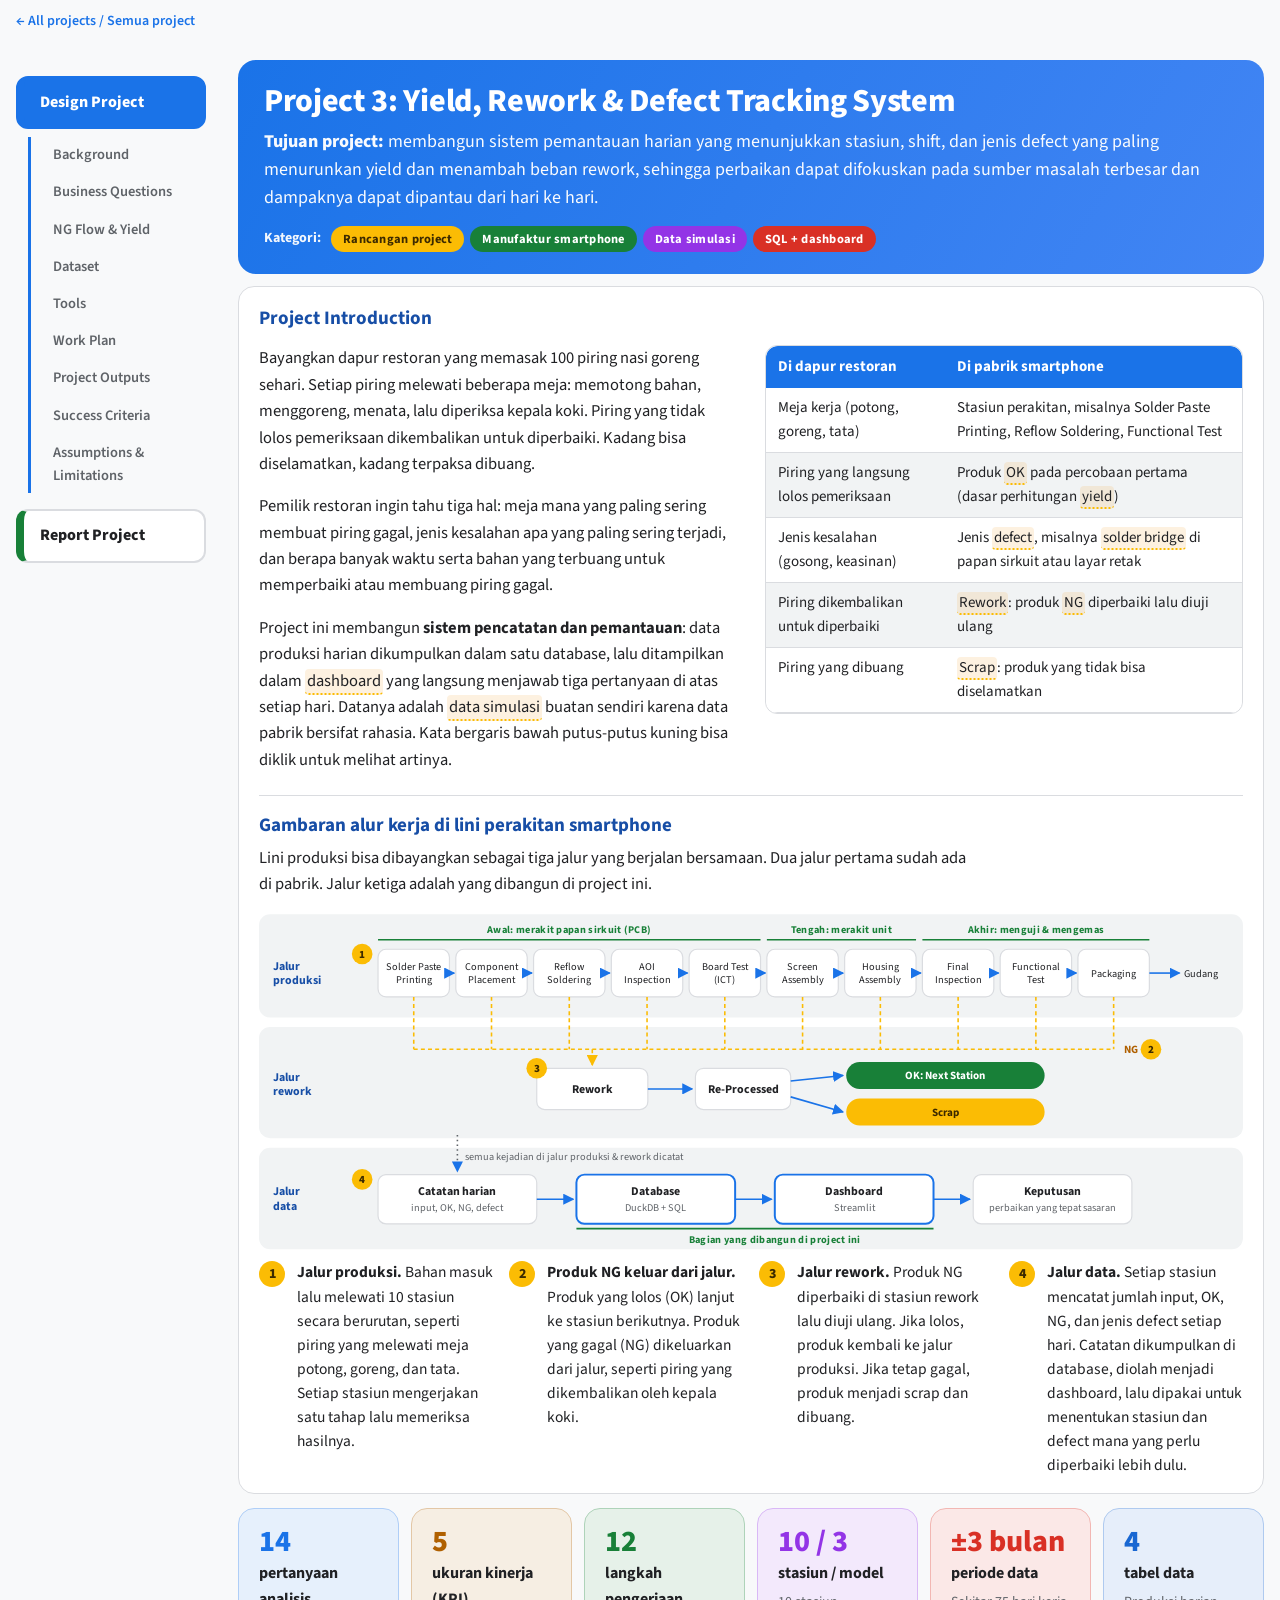
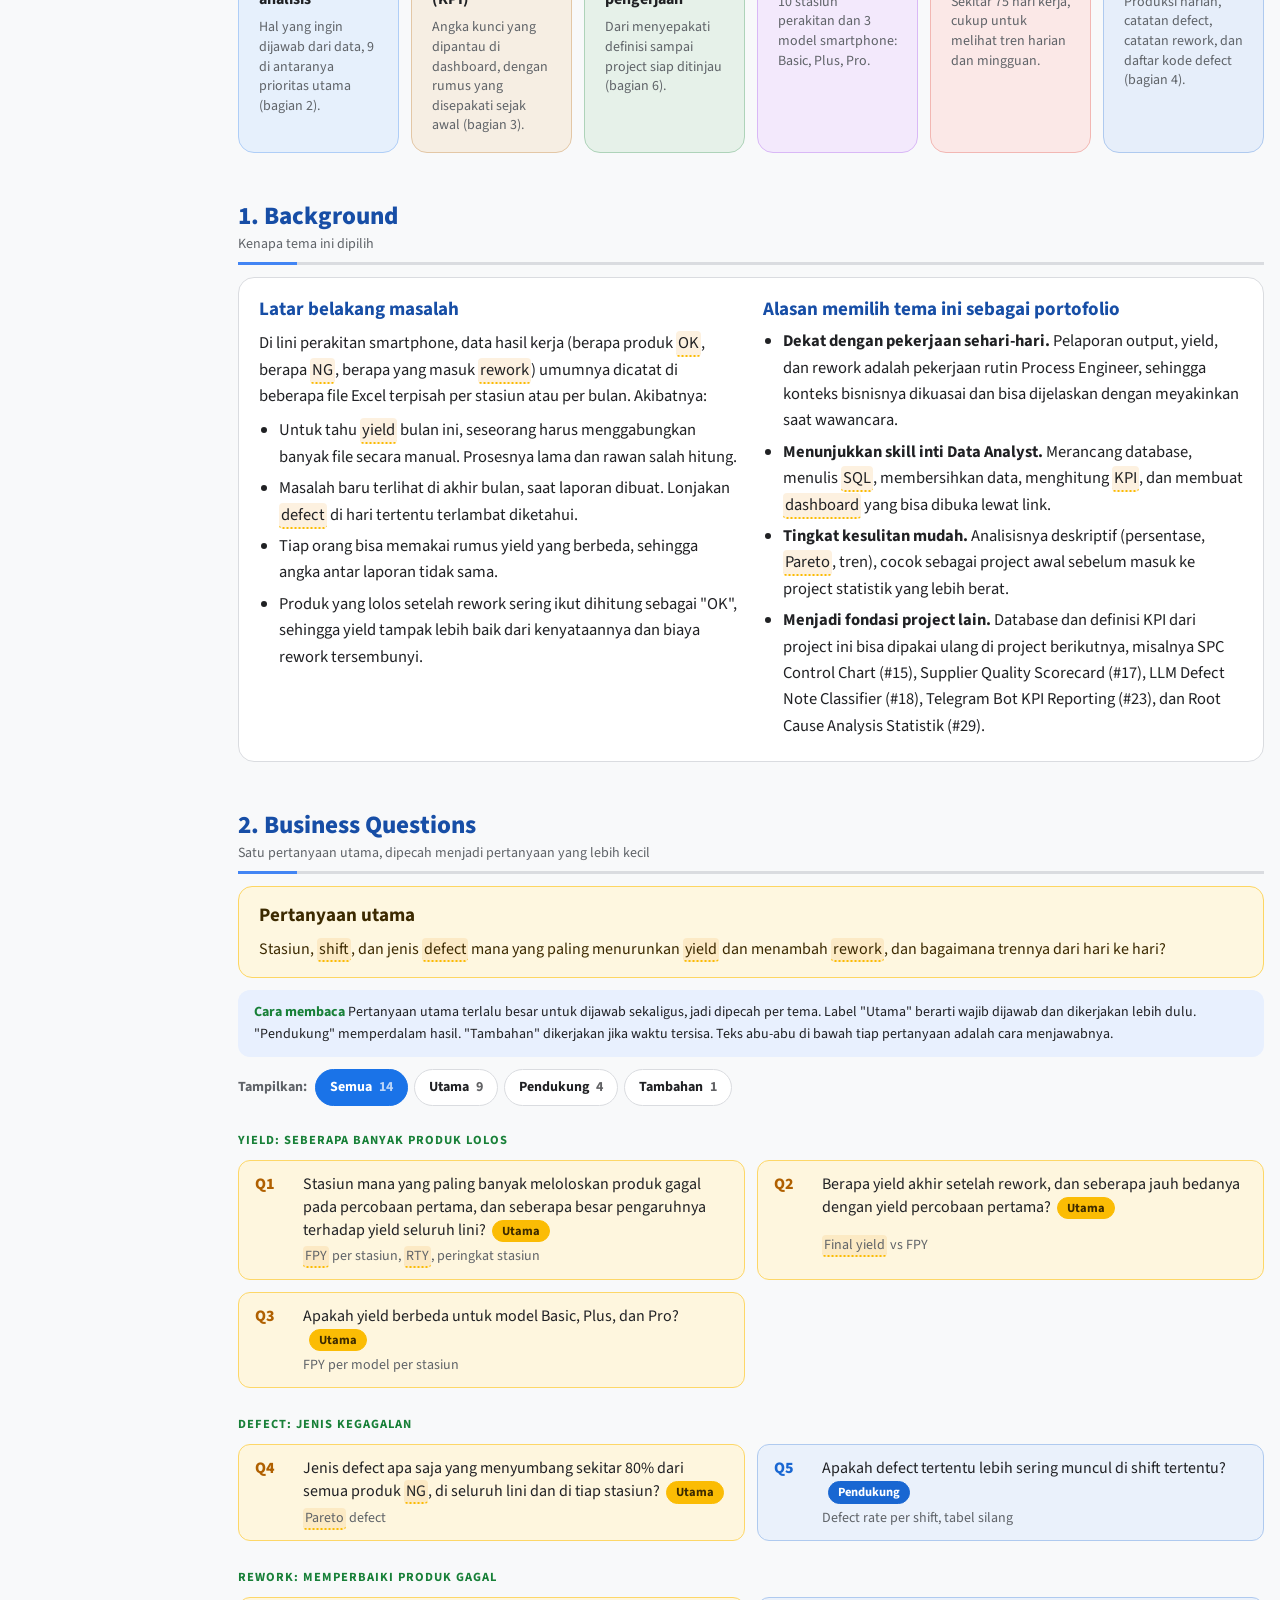
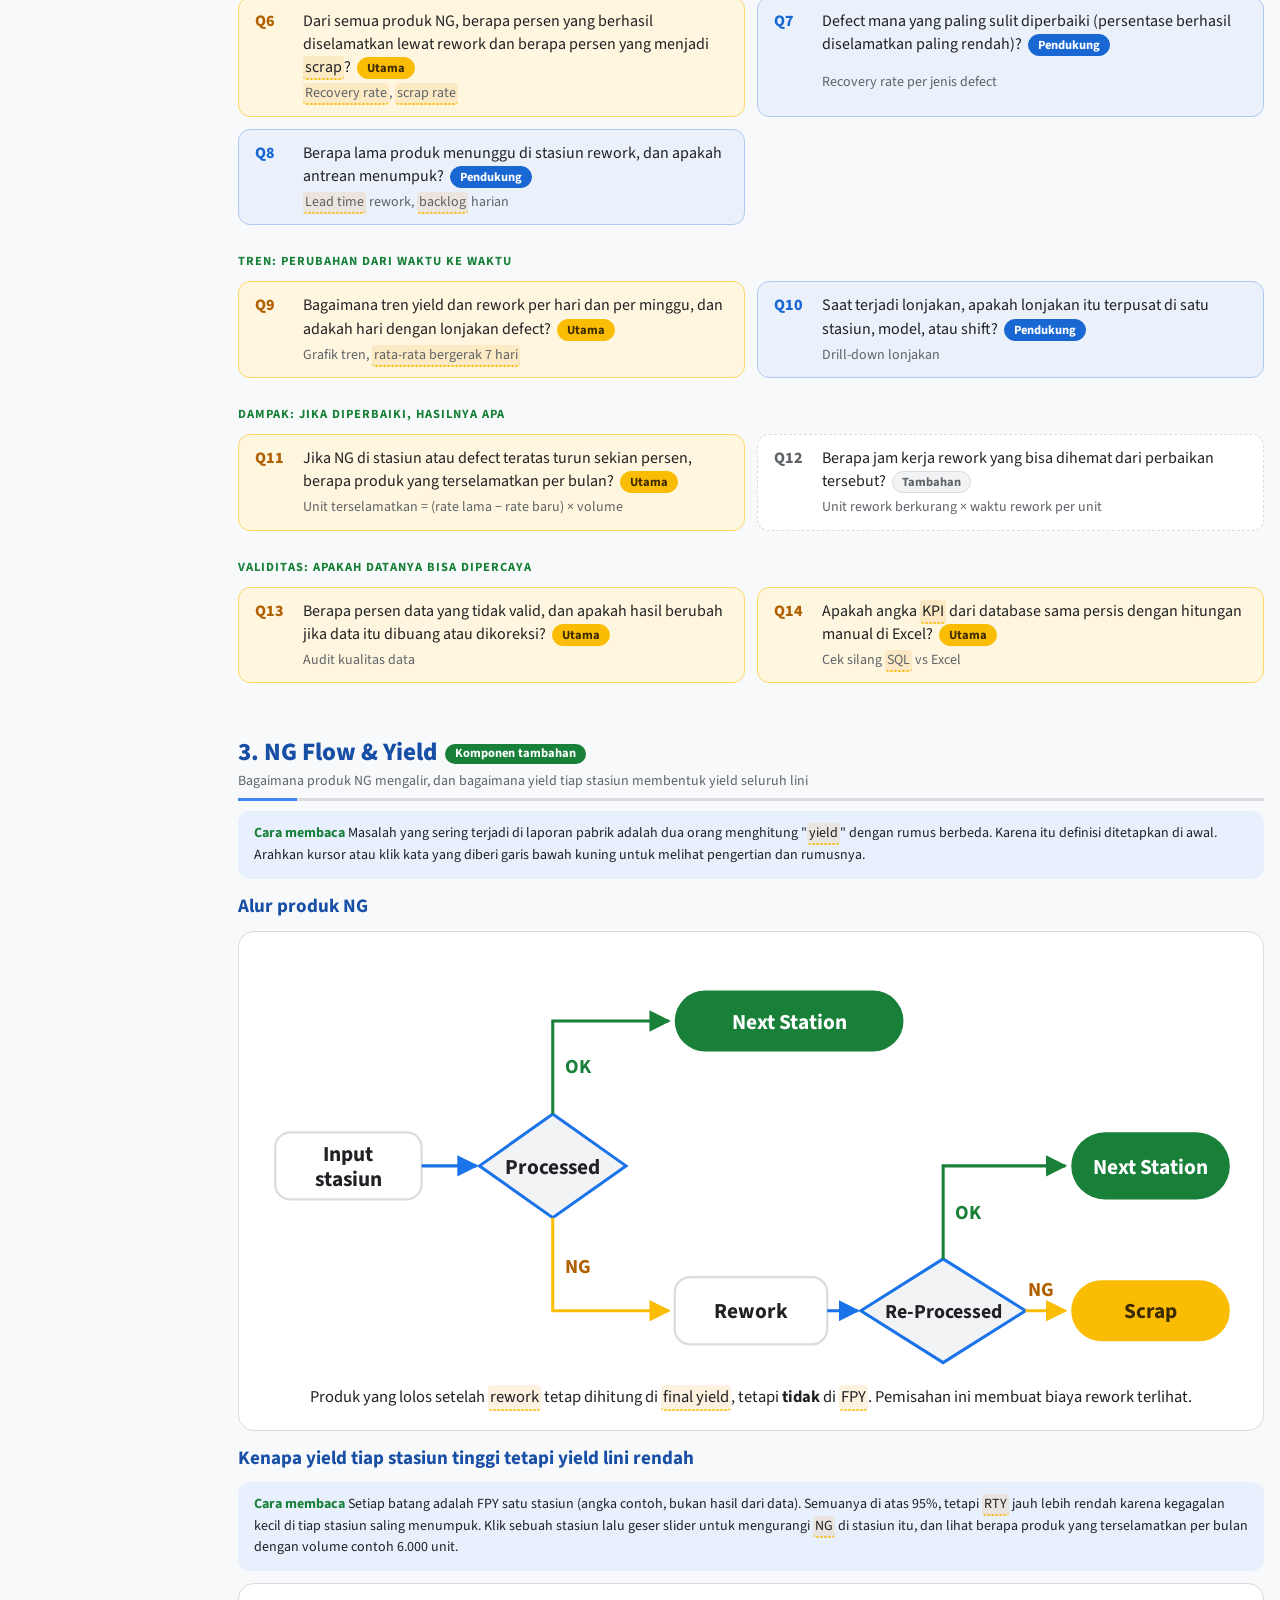
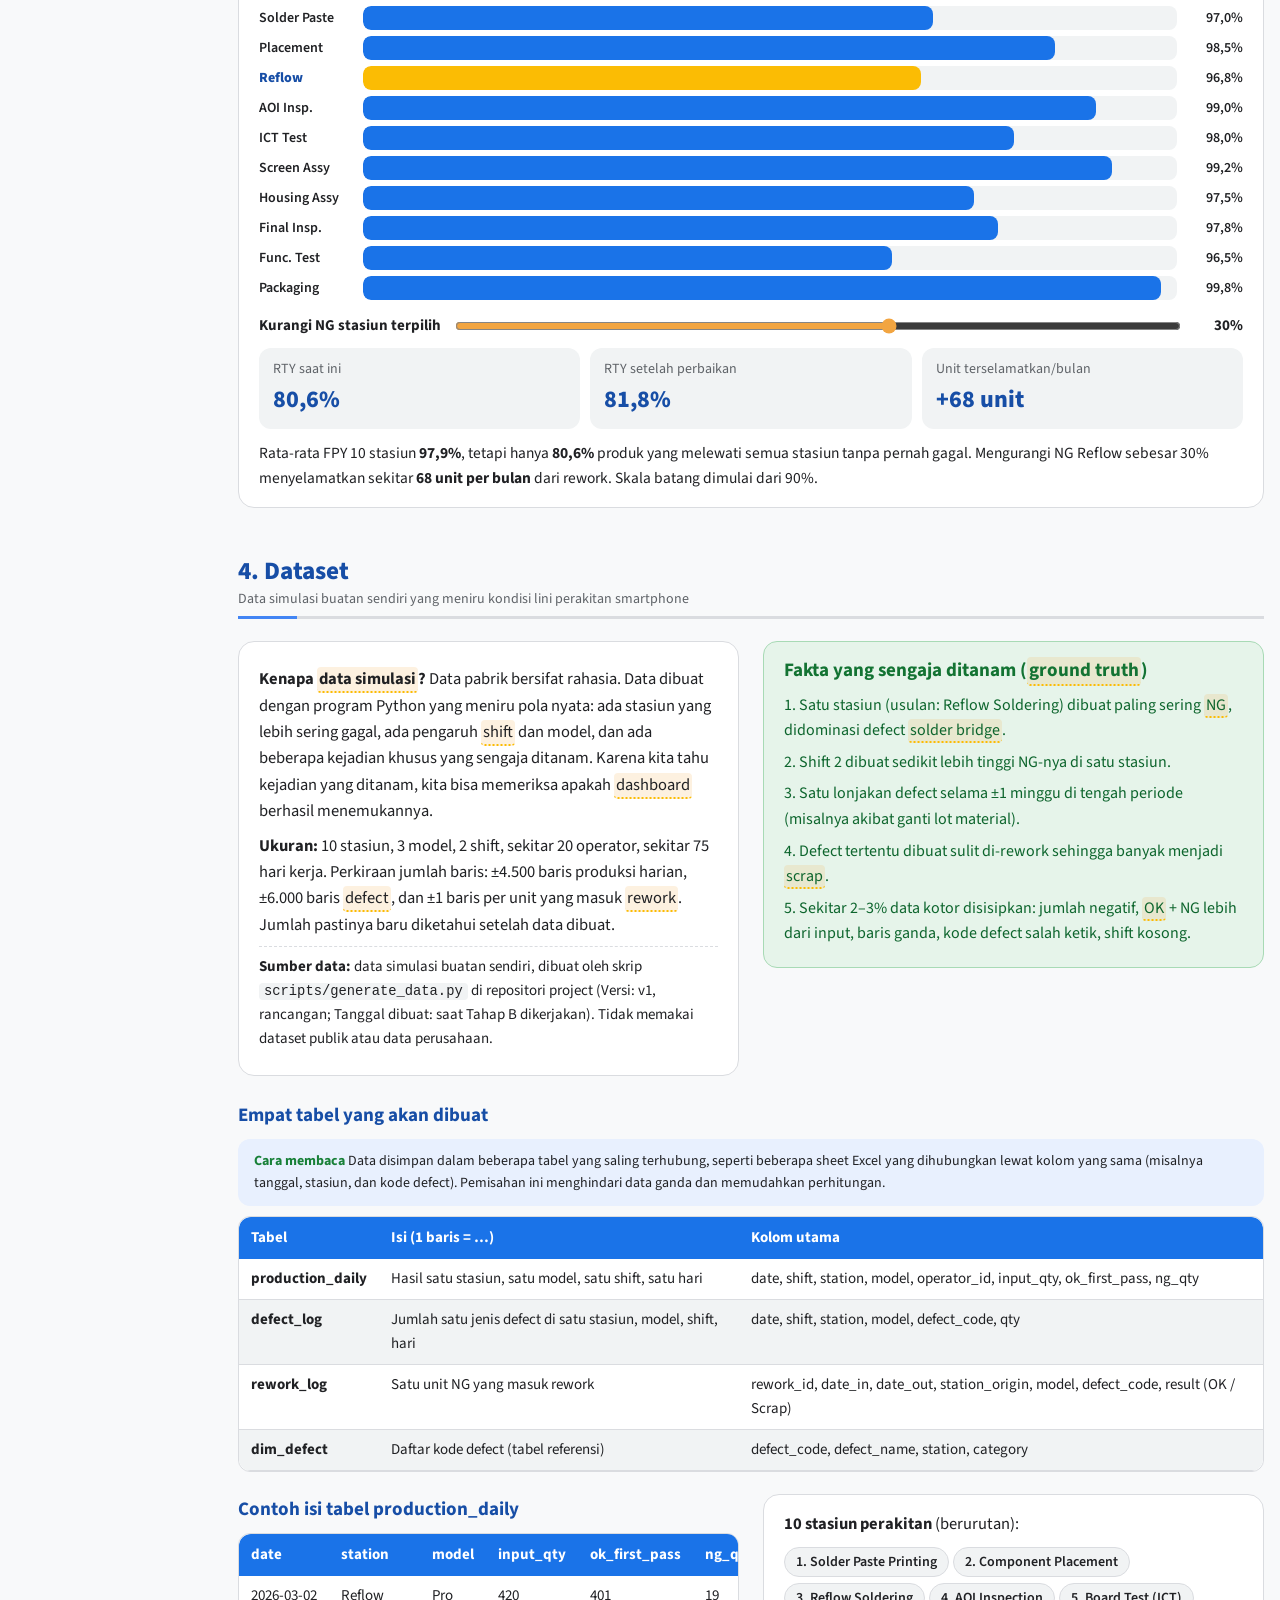
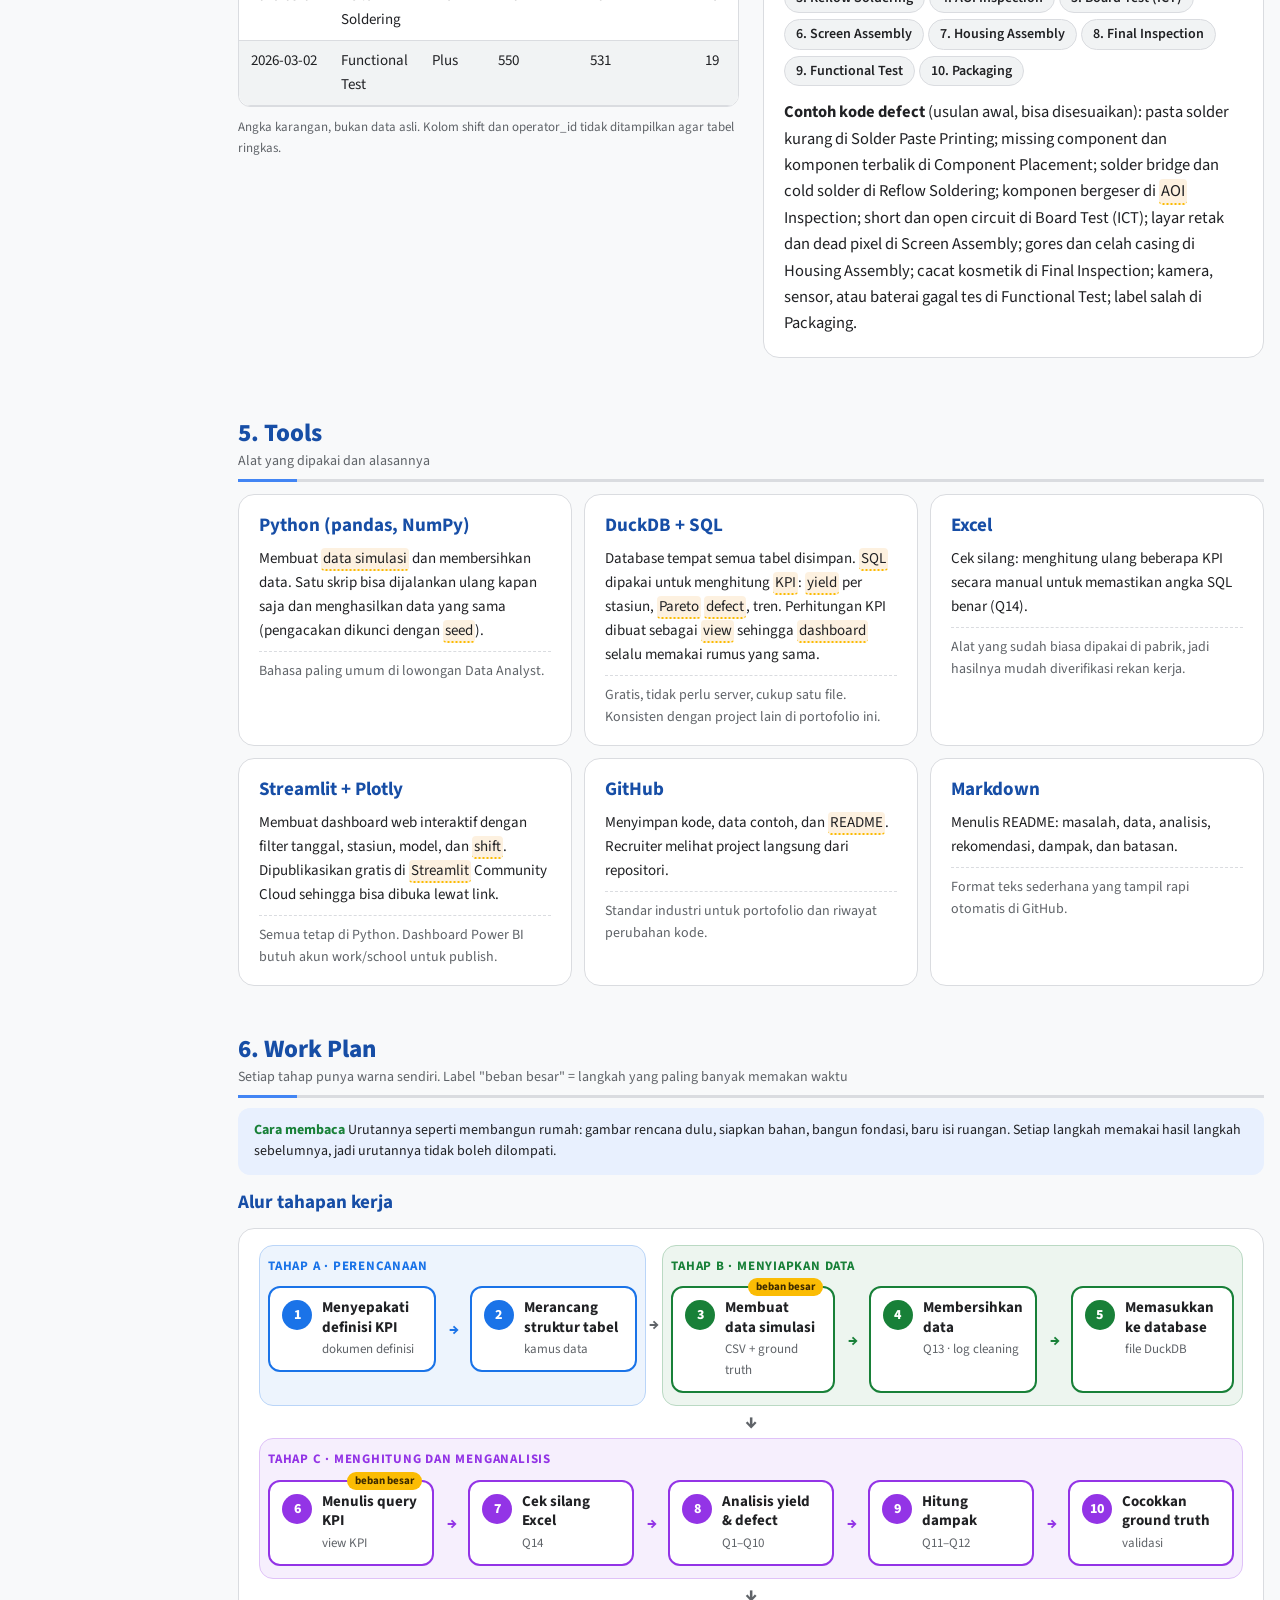
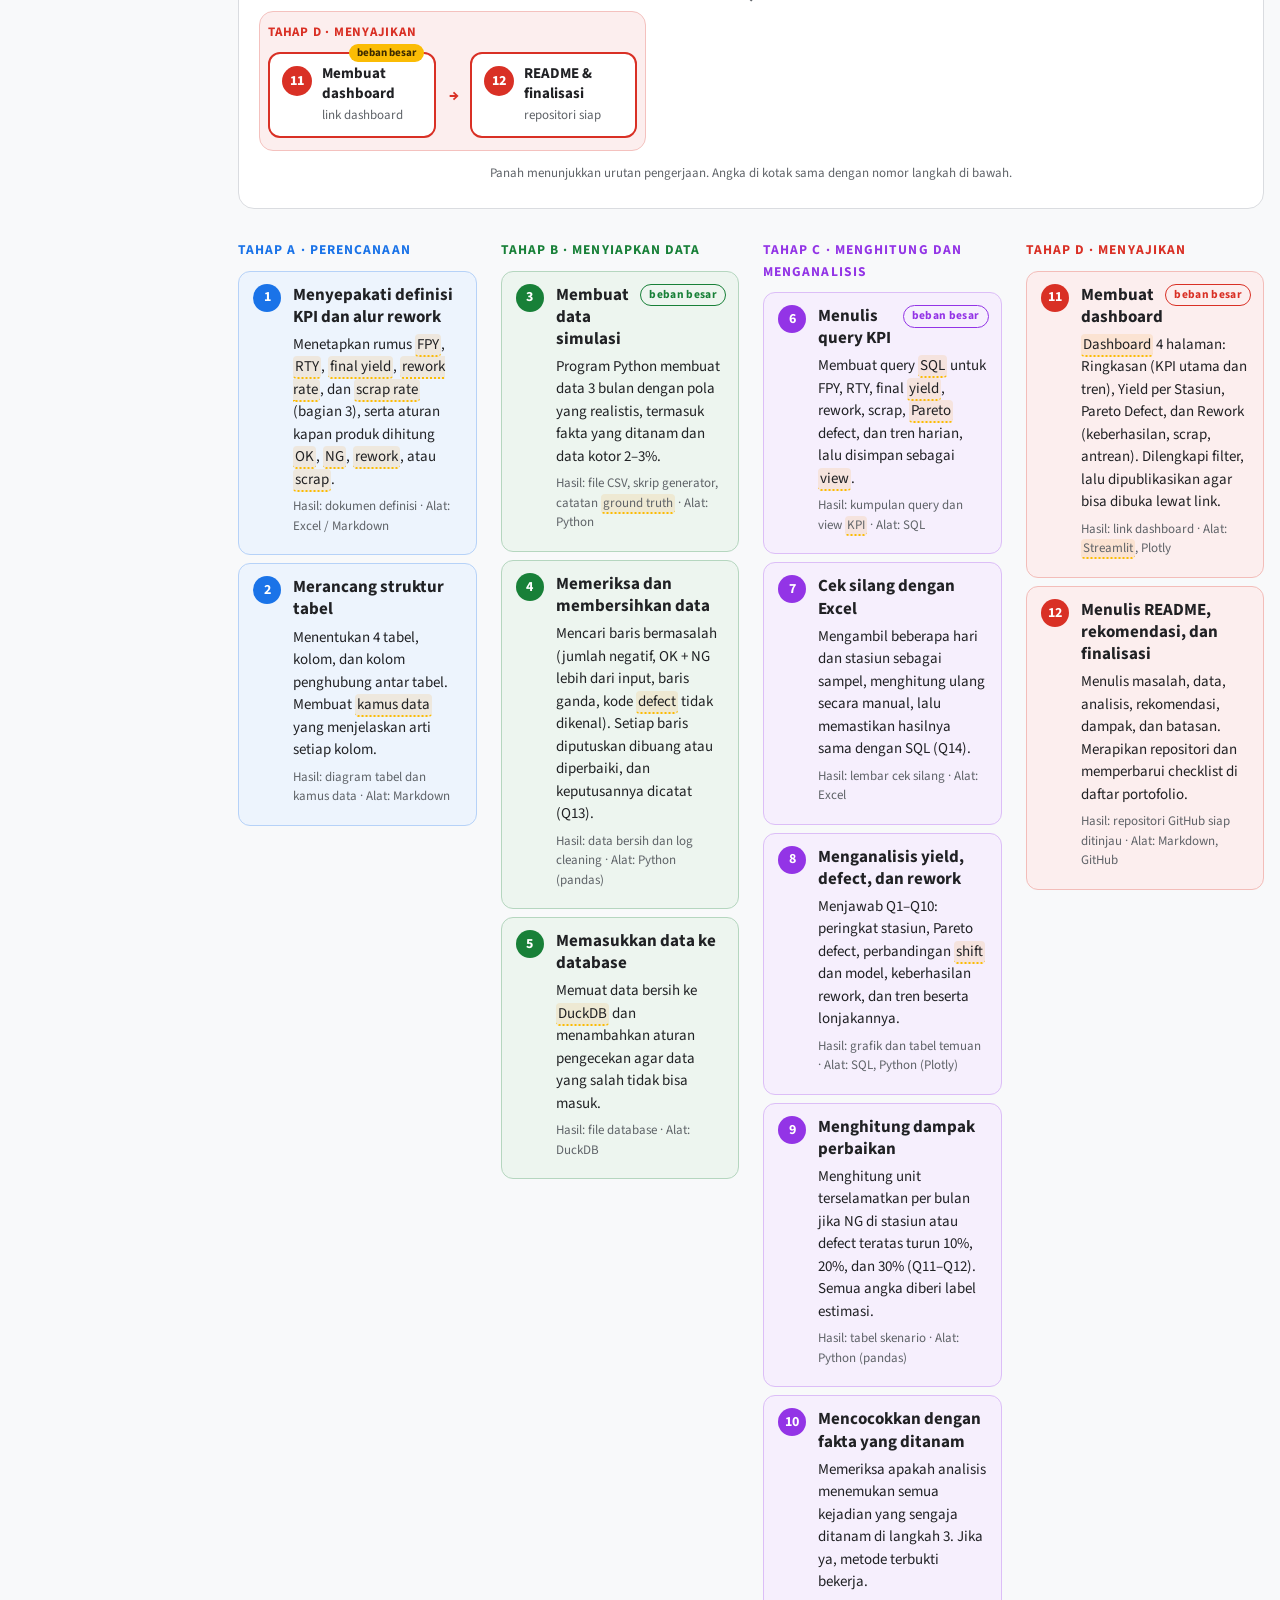
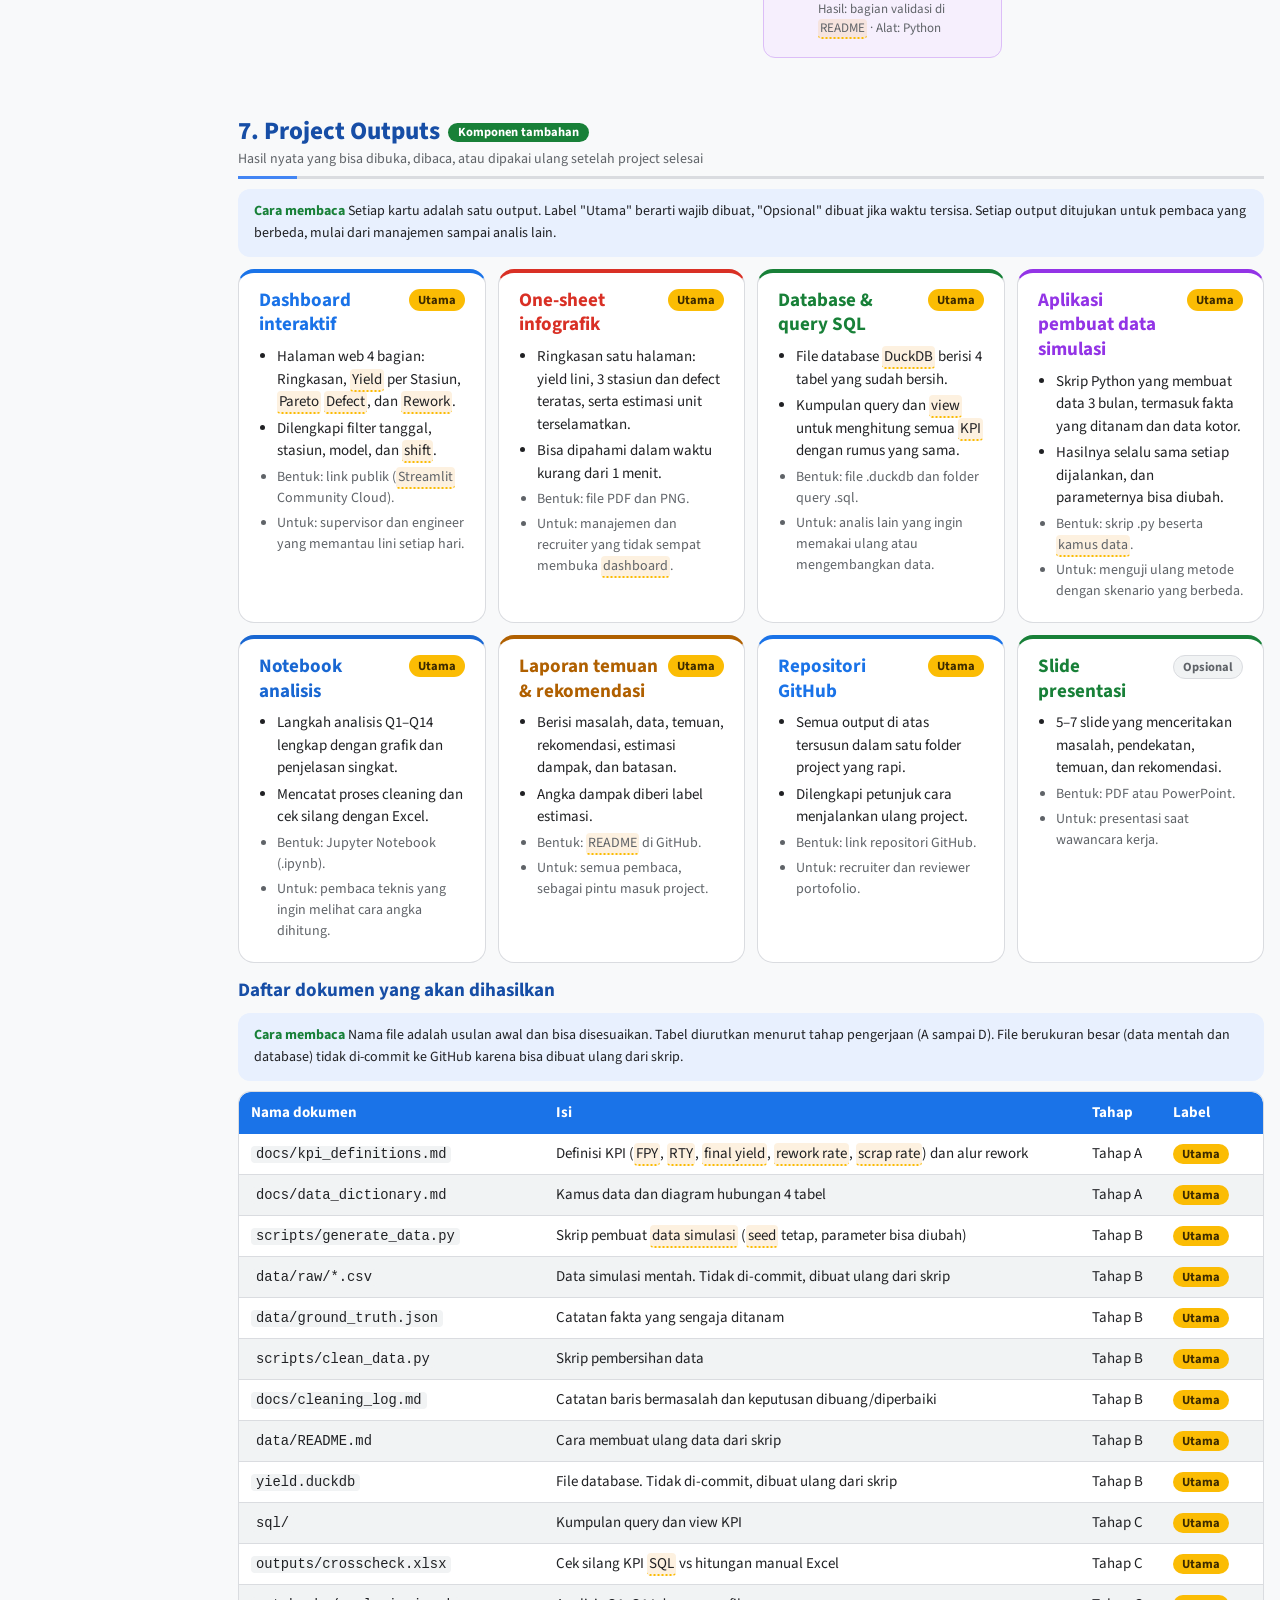
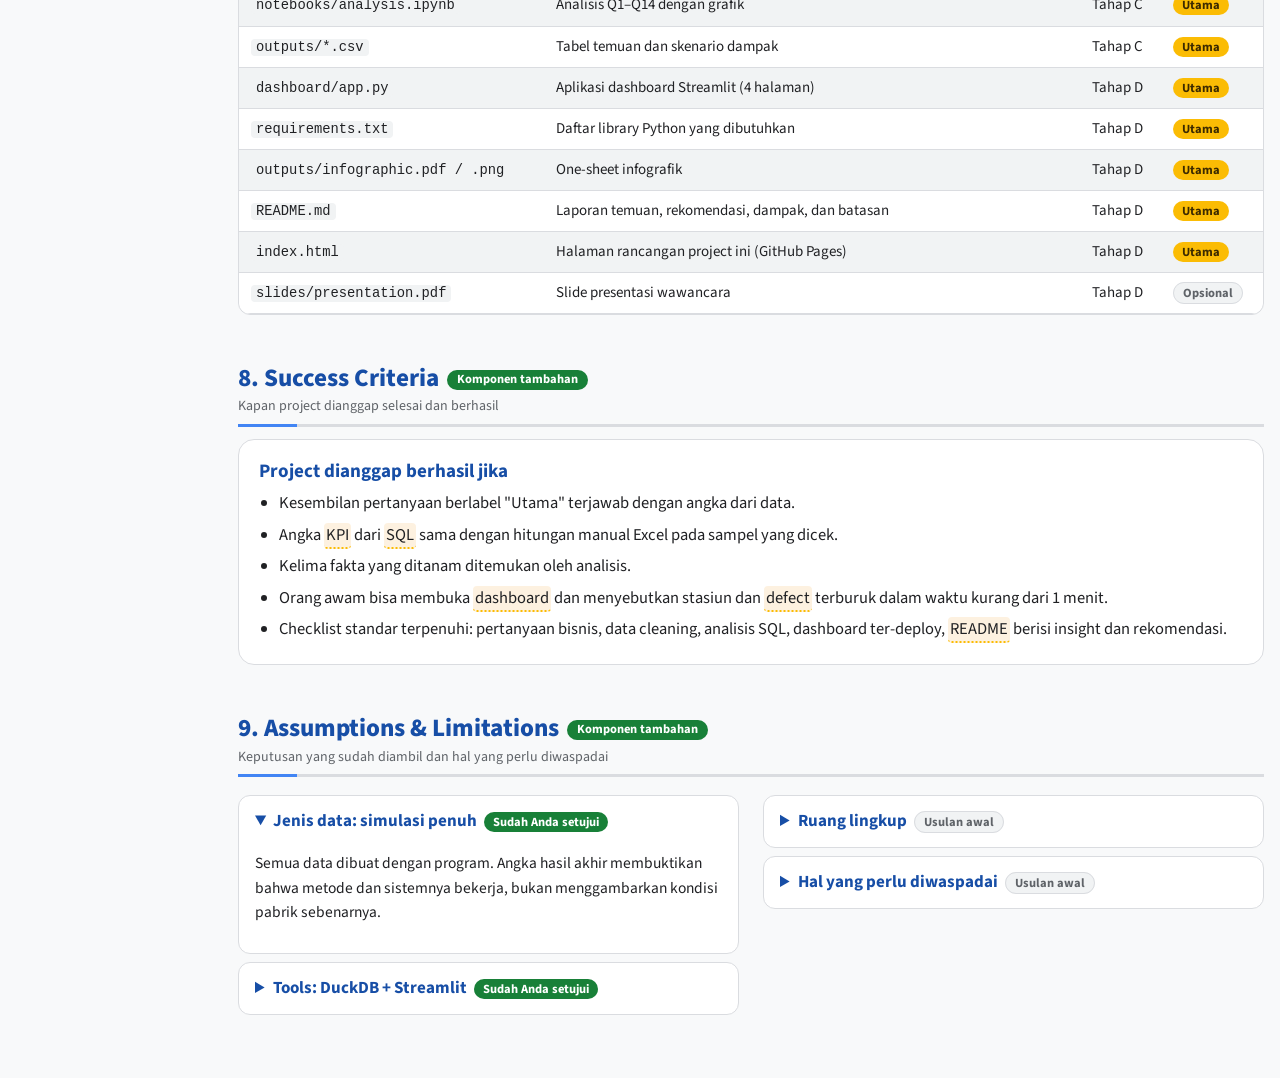
<file: design-and-report/src/page_v1.html>
<!doctype html><html><head><meta charset=utf8><meta name=viewport content="width=device-width,initial-scale=1,viewport-fit=cover"><style>:root{color-scheme:light;box-sizing:border-box;padding-top:env(safe-area-inset-top,0px);padding-bottom:env(safe-area-inset-bottom,0px)}html{scroll-padding-top:env(safe-area-inset-top,0px)}body{margin:0;padding:0;font:14px -apple-system,BlinkMacSystemFont,sans-serif;background:#fff;color:#000}img{max-width:100%}[hidden]:not([hidden=until-found i]){display:none!important}</style></head><body>
<a href="https://bagusbernadi.github.io/" style="display:inline-block;margin:12px 16px;font:600 14px/1.4 'Source Sans 3',Arial,sans-serif;color:#1A73E8;text-decoration:none">← All projects / Semua project</a>
<title>Project 3: Yield, Rework &amp; Defect Tracking</title>
<meta name="claude:viewport-fit-sides" content="cover">
<meta name="description" content="Rancangan project portofolio Data Analyst: sistem pelacakan yield, rework, dan defect perakitan smartphone dengan SQL dan dashboard.">
<link rel="preconnect" href="https://fonts.googleapis.com"><link rel="preconnect" href="https://fonts.gstatic.com" crossorigin>
<link rel="stylesheet" href="https://fonts.googleapis.com/css2?family=Source+Sans+3:wght@400;600;700;800&display=swap">
<style>
/* Layout: tema terang ala Google (single theme, sengaja): latar putih keabuan, kartu putih;
   biru = struktur, kuning = penanda utama, hijau = info pendukung, merah = aksen.
   Skala huruf: H1 32 · H2 25 · H3 19 · body 16.5 · keterangan 14 · label 12.5 */
:root{color-scheme:light;
--bg:#F8F9FA;--card:#FFFFFF;--sub:#F1F3F4;--line:#DADCE0;
--ink:#202124;--head:#174EA6;--mut:#5F6368;
--navy:#1A73E8;--navy-ink:#FFFFFF;--teal:#188038;--amber:#FBBC04;--amber-ink:#3C2A00;--bar:#1A73E8;--soft:#E8F0FE;
--gb:#4285F4;--gr:#EA4335;--gy:#FBBC04;--gg:#34A853;
--navyH:#1A73E8;--amberH:#B06000;--tealH:#188038;--plumH:#9334E6;--roseH:#D93025;--skyH:#1967D2;--onph:#fff;
--f:"Source Sans 3",Calibri,Carlito,"Segoe UI",Arial,sans-serif;
--h1:clamp(26px,2.6vw,32px);--h2:clamp(21px,2vw,25px);--h3:19px;--body:16.5px;--small:14px;--label:12.5px}
[hidden]{display:none!important}
*{box-sizing:border-box}html{scroll-padding-top:64px;scroll-behavior:smooth}
body{margin:0;background:var(--bg);color:var(--ink);font:400 var(--body)/1.6 var(--f)}
body::before{content:"";position:fixed;inset:0 0 auto;height:env(safe-area-inset-top,0px);background:var(--bg);z-index:10}
main{max-width:880px;margin:0 auto;padding-block:16px 56px;padding-left:max(16px,env(safe-area-inset-left,0px));padding-right:max(16px,env(safe-area-inset-right,0px))}
b,strong{font-weight:700}
nav{position:sticky;top:env(safe-area-inset-top,0px);z-index:9;background:var(--bg);padding:8px 0;display:flex;gap:6px;overflow-x:auto}
nav a{flex:none;background:var(--card);border:1px solid var(--line);color:var(--ink);text-decoration:none;border-radius:999px;padding:6px 14px;font-size:var(--small);font-weight:600}
nav a:hover,nav a:focus-visible{background:var(--amber);border-color:var(--amber);color:var(--amber-ink);outline:none}
.banner{background:var(--navy);color:var(--navy-ink);border-radius:18px;padding:22px 26px}
.banner h1{margin:0 0 8px;font-size:var(--h1);font-weight:800;line-height:1.2;text-wrap:balance;letter-spacing:-.01em}.banner p{margin:0;font-size:18px;line-height:1.55;opacity:.97}.banner .goal b{font-weight:800}
.tags{display:flex;gap:6px;flex-wrap:wrap;margin-top:14px}
.tags{align-items:center}.tlab{font-size:var(--small);font-weight:700;margin-right:4px;opacity:.95}
.tag{border-radius:999px;padding:3px 12px;font-size:var(--label);font-weight:700;background:rgba(255,255,255,.2);letter-spacing:.02em}.tag.a{background:var(--amber);color:var(--amber-ink)}
.card{border-radius:16px;padding:16px 20px;background:var(--card);border:1px solid var(--line);margin:12px 0}
.card p{margin:8px 0}
h2{font-size:var(--h2);font-weight:800;color:var(--head);margin:48px 0 10px;padding-bottom:8px;border-bottom:2px solid var(--line);line-height:1.25;text-wrap:balance}
h2 small{display:block;font-size:var(--small);font-weight:400;color:var(--mut);margin-top:4px}
h3{font-size:var(--h3);font-weight:700;color:var(--head);margin:16px 0 6px;line-height:1.3}
.card h3:first-child,.card>div>h3:first-child{margin-top:4px}
.add{display:inline-block;vertical-align:middle;margin-left:8px;border-radius:999px;padding:2px 10px;font-size:var(--label);font-weight:700;background:var(--teal);color:#fff}
.how{background:var(--soft);border-radius:12px;padding:12px 16px;margin:10px 0;font-size:var(--small);line-height:1.55;color:var(--ink)}.how::before{content:"Cara membaca ";font-weight:700;color:var(--teal)}
.callout{border-radius:14px;padding:14px 20px;margin:12px 0;font-size:16px}.callout h4{margin:0 0 6px;font-size:var(--h3);font-weight:700}.callout p{margin:6px 0}
.callout.a{background:var(--amber);color:var(--amber-ink)}.callout.g{background:var(--teal);color:#fff}
.kpis{display:grid;grid-template-columns:repeat(3,1fr);gap:12px;margin:14px 0}.kpis .card{margin:0}
.kpi .v{font-size:30px;font-weight:800;display:block;line-height:1.15;color:var(--head);font-variant-numeric:tabular-nums}.kpi .l{display:block;font-weight:700;font-size:16px;margin-top:2px}.kpi .d{display:block;font-size:var(--small);line-height:1.4;margin-top:6px;color:var(--mut)}
.kpi.t{background:var(--teal);border-color:var(--teal);color:#fff}.kpi.am{background:var(--amber);border-color:var(--amber);color:var(--amber-ink)}
.kpi.t .v,.kpi.t .d,.kpi.am .v,.kpi.am .d{color:inherit}
table{border-collapse:collapse;width:100%;font-size:15px;background:var(--card);border-radius:12px;overflow:hidden}
th{background:var(--navy);color:var(--navy-ink);padding:9px 12px;text-align:left;vertical-align:top;font-weight:700}
td{padding:8px 12px;border-bottom:1px solid var(--line);vertical-align:top}
tr:nth-child(odd) td{background:var(--sub)}
.scroll{overflow-x:auto;border:1px solid var(--line);border-radius:12px;margin:10px 0}
.q{background:var(--card);border:1px solid var(--line);border-radius:12px;padding:12px 16px;margin:6px 0;display:grid;grid-template-columns:40px 1fr;gap:4px 8px;font-size:16px;line-height:1.45}
.q .id{font-weight:800;color:var(--head)}.q .m{grid-column:2;font-size:var(--small);color:var(--mut)}
.pri{display:inline-block;border-radius:999px;padding:1px 9px;font-size:var(--label);font-weight:700;margin-left:6px;background:var(--sub);border:1px solid var(--line);color:var(--mut)}.pri.M{background:var(--amber);border-color:var(--amber);color:var(--amber-ink)}.pri.S{background:var(--navy);border-color:var(--navy);color:#fff}
.theme{font-size:var(--label);font-weight:700;color:var(--teal);margin:20px 0 4px;text-transform:uppercase;letter-spacing:.08em}
.flow{display:flex;flex-wrap:wrap;align-items:center;gap:6px;margin:8px 0}
.flow span{border-radius:999px;padding:5px 12px;font-size:var(--small);font-weight:700;background:var(--sub);border:1px solid var(--line)}
.flow span.ng{background:var(--amber);border-color:var(--amber);color:var(--amber-ink)}.flow span.ok{background:var(--teal);border-color:var(--teal);color:#fff}.flow i{font-style:normal;color:var(--mut);font-size:var(--small)}
.row{display:flex;align-items:center;gap:8px;margin:6px 0;width:100%;font:inherit;font-size:var(--small);color:var(--ink);background:none;border:0;padding:0;cursor:pointer;text-align:left}
.row .n{width:96px;flex:none;font-weight:600}.row .tr{flex:1;background:var(--sub);border-radius:8px;height:24px;position:relative;overflow:hidden}
.row .b{position:absolute;left:0;top:0;bottom:0;border-radius:8px;background:var(--bar);transition:width .25s}
.row.sel .b{background:var(--amber)}.row.sel .n{color:var(--head);font-weight:800}
.row .c{width:58px;text-align:right;flex:none;font-variant-numeric:tabular-nums;font-weight:600}
.row:focus-visible{outline:3px solid var(--amber);outline-offset:2px;border-radius:8px}
.ctl{display:flex;align-items:center;gap:12px;margin:14px 0 10px;font-weight:700;font-size:15px}.ctl input{flex:1;accent-color:#F2A541}.ctl output{min-width:48px;text-align:right}
.res{display:grid;grid-template-columns:repeat(3,1fr);gap:10px;margin-top:10px}.res div{background:var(--sub);border-radius:12px;padding:10px 14px;font-size:var(--small);color:var(--mut)}.res b{display:block;font-size:24px;font-weight:800;color:var(--head);font-variant-numeric:tabular-nums}
.steps{counter-reset:s;display:grid;gap:8px;margin:10px 0;padding:0;list-style:none}
.steps li{background:var(--card);border:1px solid var(--line);border-radius:12px;padding:12px 14px 12px 54px;position:relative}
.steps li::before{counter-increment:s;content:counter(s);position:absolute;left:14px;top:12px;width:28px;height:28px;border-radius:50%;background:var(--navy);color:#fff;font-weight:700;display:grid;place-items:center;font-size:14px}
.steps li.L::before{background:var(--amber);color:var(--amber-ink)}
.steps b.t{display:block;font-size:17px;color:var(--head);line-height:1.3}.steps p{margin:6px 0;font-size:15px;line-height:1.5}.steps .meta{font-size:13px;color:var(--mut)}
.phase{font-size:var(--label);font-weight:700;color:var(--teal);margin:18px 0 0;text-transform:uppercase;letter-spacing:.08em}
.tools{display:grid;grid-template-columns:repeat(2,1fr);gap:12px;margin:12px 0}.tools .card{margin:0}
.tools b{display:block;font-size:var(--h3);color:var(--head)}.tools .r{font-size:15px;margin:6px 0 0}.tools .alt{font-size:var(--small);color:var(--mut);margin:8px 0 0;padding-top:8px;border-top:1px dashed var(--line)}
details{background:var(--card);border:1px solid var(--line);border-radius:12px;padding:12px 16px;margin:8px 0}summary{cursor:pointer;font-weight:700;font-size:17px;color:var(--head)}details p{font-size:15.5px}
.pill{border-radius:999px;padding:1px 9px;font-size:var(--label);font-weight:700;background:var(--teal);color:#fff;margin-left:4px}.pill.d{background:var(--sub);border:1px solid var(--line);color:var(--mut)}
.chip{display:inline-block;border-radius:999px;padding:3px 11px;margin:3px 4px 3px 0;font-size:var(--small);font-weight:600;background:var(--sub);border:1px solid var(--line)}
.tm{border-bottom:2px dotted var(--amber);background:rgba(242,165,65,.16);border-radius:4px;padding:0 2px;cursor:help}
#tip{position:fixed;display:none;max-width:320px;white-space:pre-line;background:#202124;color:#fff;padding:10px 12px;border-radius:12px;font-size:var(--small);line-height:1.4;z-index:20;box-shadow:0 6px 20px rgba(0,0,0,.25)}
ul.tight{margin:6px 0;padding-left:20px}ul.tight li{margin:5px 0}
.intro>.layout{grid-column:1/-1}
.layout{margin-top:14px;padding-top:14px;border-top:1px solid var(--line)}.layout .lead{margin:4px 0 10px;max-width:90ch}
.figw{overflow-x:auto;margin:8px 0}.figw svg{display:block;width:100%;min-width:860px;height:auto;font-family:var(--f)}
.figw .lane{fill:var(--sub)}.figw .box{fill:var(--card);stroke:var(--line);stroke-width:1.5}.figw .box.hi{stroke:var(--bar);stroke-width:2.5}
.figw text{fill:var(--ink)}.figw .ln{font-size:15px;font-weight:700;fill:var(--head)}.figw .gl{font-size:13px;font-weight:700;fill:var(--teal);letter-spacing:.03em}
.figw .bt{font-size:13px}.figw .b{font-size:15px;font-weight:700}.figw .st{font-size:13px;fill:var(--mut)}
.figw .grp{stroke:var(--teal);stroke-width:2}.figw .ar{stroke:var(--bar);stroke-width:2}.figw .ah{fill:var(--bar)}
.figw .ng,.figw .ngs{stroke:var(--amber);stroke-width:2;stroke-dasharray:5 4}.figw .aha{fill:var(--amber)}.figw .nl{font-size:14px;font-weight:700;fill:var(--amberH)}
.figw .dt{stroke:var(--mut);stroke-width:2;stroke-dasharray:2 4}
.figw .okb{fill:var(--teal)}.figw .scb{fill:var(--amber)}.figw .wt{fill:#fff;font-size:14px;font-weight:700}.figw .at{fill:var(--amber-ink);font-size:14px;font-weight:700}
.figw .mk{fill:var(--amber)}.figw .mt{fill:var(--amber-ink);font-size:14px;font-weight:800}
.legend{counter-reset:l;list-style:none;padding:0;margin:10px 0 0;display:grid;gap:10px}
.legend li{counter-increment:l;position:relative;padding-left:38px;font-size:15.5px;line-height:1.55}
.legend li::before{content:counter(l);position:absolute;left:0;top:1px;width:26px;height:26px;border-radius:50%;background:var(--amber);color:var(--amber-ink);font-weight:800;font-size:14px;display:grid;place-items:center}
@media (min-width:1000px){.legend{grid-template-columns:repeat(4,1fr);gap:16px}}
.kpi{--h:var(--navyH);background:color-mix(in srgb,var(--h) 11%,var(--card));border-color:color-mix(in srgb,var(--h) 35%,var(--card))}
.kpi .v{color:var(--h)}.kpi .l{color:var(--ink)}.kpi .d{color:var(--mut)}
.q[data-p="M"]{background:color-mix(in srgb,var(--amber) 13%,var(--card));border-color:color-mix(in srgb,var(--amber) 60%,var(--card))}
.q[data-p="S"]{background:color-mix(in srgb,var(--skyH) 9%,var(--card));border-color:color-mix(in srgb,var(--skyH) 35%,var(--card))}
.q[data-p="N"]{border-style:dashed}
.q[data-p="M"] .id{color:var(--amberH)}.q[data-p="S"] .id{color:var(--skyH)}.q[data-p="N"] .id{color:var(--mut)}
.pri.S{background:var(--skyH);border-color:var(--skyH);color:var(--onph)}
.fbar{display:flex;flex-wrap:wrap;align-items:center;gap:6px;margin:12px 0 4px}.fbar span{font-size:var(--small);font-weight:700;color:var(--mut);margin-right:2px}
.fb{font:inherit;font-size:var(--small);font-weight:700;cursor:pointer;border-radius:999px;padding:6px 14px;border:1px solid var(--line);background:var(--card);color:var(--ink)}
.fb i{font-style:normal;opacity:.7;margin-left:4px}.fb:hover{border-color:var(--bar)}.fb:focus-visible{outline:3px solid var(--amber);outline-offset:2px}
.fb.on{background:var(--navy);border-color:var(--navy);color:#fff}.fb.on[data-f="M"]{background:var(--amber);border-color:var(--amber);color:var(--amber-ink)}.fb.on[data-f="S"]{background:var(--skyH);border-color:var(--skyH);color:var(--onph)}
.defs p{margin:0 0 12px}.defs p:last-child{margin:0}
.fx{display:inline-block;margin:2px 0;padding:1px 9px;border-radius:8px;background:color-mix(in srgb,var(--tealH) 12%,var(--card));border:1px solid color-mix(in srgb,var(--tealH) 40%,var(--card));color:var(--tealH);font-weight:700;font-size:15px;white-space:normal}
.figw.fl svg{min-width:520px;max-width:1000px;margin:0 auto}.flowfull .card{padding:20px 24px}.flowfull .card>p{text-align:center;margin:12px 0 0}.figw .dia{fill:var(--sub);stroke:var(--bar);stroke-width:2}.figw .b2{font-size:14px;font-weight:700}
.figw .arT{fill:none;stroke:var(--teal);stroke-width:2}.figw .aht{fill:var(--teal)}.figw .arA{fill:none;stroke:var(--amber);stroke-width:2}.figw .aha2{fill:var(--amber)}
.figw .lt{font-size:13px;font-weight:700;fill:var(--tealH)}.figw .la{font-size:13px;font-weight:700;fill:var(--amberH)}
.ph .phase{color:var(--ph);font-size:13.5px}
.ph .steps li{background:color-mix(in srgb,var(--ph) 8%,var(--card));border-color:color-mix(in srgb,var(--ph) 32%,var(--card))}
.ph .steps li::before,.ph .steps li.L::before{background:var(--ph);color:var(--onph)}
.ph .steps b.t{color:var(--ink)}
.steps li.L::after{content:"beban besar";position:absolute;right:12px;top:12px;font-size:11.5px;font-weight:700;letter-spacing:.03em;padding:1px 8px;border-radius:999px;border:1px solid var(--ph,var(--amber));color:var(--ph,var(--amber))}
.steps li.L b.t{padding-right:84px}
.banner{background:linear-gradient(120deg,#1A73E8,#4285F4)}
h2{border-bottom:3px solid transparent;border-image:linear-gradient(90deg,var(--gb) 0 60px,var(--line) 60px) 1}
nav a:nth-child(4n+1):hover{background:var(--gb);border-color:var(--gb);color:#fff}nav a:nth-child(4n+2):hover{background:var(--gr);border-color:var(--gr);color:#fff}nav a:nth-child(4n+4):hover{background:var(--gg);border-color:var(--gg);color:#fff}
.callout.g{background:#E6F4EA;color:#0D652D;border:1px solid #A8DAB5}.callout.g h4{color:#137333}
.callout.a{background:#FEF7E0;color:#3C2A00;border:1px solid #FDD663}
.outs{display:grid;gap:12px;margin:12px 0}.outs .card{margin:0}
.out{--h:var(--navyH);border-top:4px solid var(--h)}
.out .oh{display:flex;align-items:flex-start;justify-content:space-between;gap:8px}.out .oh b{font-size:var(--h3);color:var(--h);line-height:1.3}
.ob{flex:none;border-radius:999px;padding:1px 9px;font-size:var(--label);font-weight:700;background:var(--amber);color:var(--amber-ink)}.ob.opt{background:var(--sub);border:1px solid var(--line);color:var(--mut)}
.out ul{margin:8px 0 0;padding-left:18px;font-size:15px;line-height:1.5}.out li{margin:4px 0}
.out li:nth-last-child(-n+2){color:var(--mut);font-size:14px}
@media (min-width:700px){.outs{grid-template-columns:repeat(2,1fr)}}
@media (min-width:1280px){.outs{grid-template-columns:repeat(4,1fr)}}
.tag.c1{background:#188038;color:#fff}.tag.c2{background:#9334E6;color:#fff}.tag.c3{background:#D93025;color:#fff}.tag.c4{background:#fff;color:#1A73E8}
.sample td:first-child{white-space:nowrap}.src{border-top:1px dashed var(--line);padding-top:8px;font-size:15px}.src code{font-size:13.5px;background:var(--soft);padding:1px 6px;border-radius:6px}.note{font-size:13px;color:var(--mut);margin:6px 0 0}
.wf{display:grid;gap:4px}
.wl{--c:var(--navyH);position:relative;background:color-mix(in srgb,var(--c) 8%,var(--card));border:1px solid color-mix(in srgb,var(--c) 30%,var(--card));border-radius:14px;padding:10px 12px 12px}
.wl h4{margin:0 0 10px;font-size:13px;font-weight:700;text-transform:uppercase;letter-spacing:.06em;color:var(--c)}
.ws{display:grid;gap:22px}
.wb{position:relative;background:var(--card);border:2px solid var(--c);border-radius:12px;padding:10px 12px 10px 52px;min-height:62px}
.wb .n{position:absolute;left:12px;top:12px;width:30px;height:30px;border-radius:50%;background:var(--c);color:var(--onph);font-weight:800;font-size:14px;display:grid;place-items:center}
.wb b{display:block;font-size:15px;line-height:1.3}.wb .s{display:block;font-size:13px;color:var(--mut);margin-top:2px}
.wb.L::before{content:"beban besar";position:absolute;top:-10px;right:10px;background:var(--amber);color:var(--amber-ink);font-size:11px;font-weight:700;padding:0 8px;border-radius:999px;line-height:18px}
.wb:not(:last-child)::after{content:"↓";position:absolute;left:50%;bottom:-21px;transform:translateX(-50%);color:var(--c);font-weight:800;font-size:16px;line-height:1}
.wa{text-align:center;font-weight:800;font-size:20px;color:var(--mut);line-height:1.2}
.wrow,.wrow1{display:grid;gap:4px}
.wrow>.wl:first-child{margin-bottom:24px}.wrow>.wl:first-child::after{content:"↓";position:absolute;left:50%;bottom:-24px;transform:translateX(-50%);font-weight:800;font-size:20px;color:var(--mut)}
@media (min-width:1200px){
.wrow{grid-template-columns:2fr 3fr;gap:30px}.wrow>.wl:first-child{margin-bottom:0}.wrow>.wl:first-child::after{content:"→";left:auto;right:-24px;bottom:auto;top:50%;transform:translateY(-50%)}
.wrow1{grid-template-columns:2fr 3fr}
.ws{grid-template-columns:repeat(var(--k),1fr);gap:26px}
.wb:not(:last-child)::after{content:"→";left:auto;right:-25px;bottom:auto;top:50%;transform:translateY(-50%)}
.wl{padding-left:8px;padding-right:8px}.ws{gap:34px}
.wrow,.wrow1{gap:16px}.wrow>.wl:first-child::after{right:-14px;font-size:16px}
}
.docs code{font-size:13.5px;background:var(--soft);padding:1px 6px;border-radius:6px;white-space:nowrap}.docs td:nth-child(3){white-space:nowrap}
/* layar lebar: nav jadi sidebar, konten dibagi kolom */
.two{display:grid;gap:0 24px;align-items:start}.two>*{min-width:0}
.qgrid{display:grid;gap:0 12px}.qgrid>*{min-width:0}
@media (min-width:1000px){
main{max-width:1480px}
.two,.qgrid{grid-template-columns:1fr 1fr}.qgrid .theme{grid-column:1/-1}
.kpis{grid-template-columns:repeat(6,1fr)}.tools{grid-template-columns:repeat(3,1fr)}
.intro{display:grid;grid-template-columns:1fr 1fr;column-gap:28px;align-items:start}.intro h3{grid-column:1/-1}.intro>p{grid-column:1}.intro>.scroll{grid-column:2;grid-row:2/span 3;margin-top:8px}
.phases{display:grid;grid-template-columns:repeat(2,1fr);gap:0 24px}.phases>*{min-width:0}
}
@media (min-width:1280px){
main{display:grid;grid-template-columns:190px minmax(0,1fr);column-gap:32px}
main>*{grid-column:2}
main>nav{grid-column:1;grid-row:1/span 60;align-self:start;flex-direction:column;padding-top:16px}
main>nav a{border-radius:10px;font-size:15px;padding:8px 14px}
.phases{grid-template-columns:repeat(4,1fr)}
}
@media (max-width:620px){.kpis,.res{grid-template-columns:1fr 1fr}.tools{grid-template-columns:1fr}.row .n{width:78px}.banner{padding:18px}}
@media (prefers-reduced-motion:reduce){html{scroll-behavior:auto}.row .b{transition:none}}
.tab{flex:none;font:inherit;font-size:15px;font-weight:800;cursor:pointer;background:var(--card);border:2px solid var(--line);color:var(--ink);border-radius:999px;padding:6px 16px}
.tab[data-t=design]{--c:var(--navy)}.tab[data-t=report]{--c:var(--teal)}
.tab:hover{border-color:var(--c)}.tab.on{background:var(--c);border-color:var(--c);color:#fff}.tab:focus-visible{outline:3px solid var(--amber);outline-offset:2px}
.links{display:contents}.links[data-tab=design]{--ac:var(--navy)}.links[data-tab=report]{--ac:var(--teal)}
.links a{font-size:13.5px;font-weight:600;color:var(--mut);padding:5px 12px}
.pane code{font-size:.92em;background:var(--sub);border-radius:4px;padding:1px 5px;overflow-wrap:anywhere}
.pane pre{background:var(--sub);border:1px solid var(--line);border-radius:12px;padding:12px 16px;overflow-x:auto;font-size:14px;line-height:1.5}.pane pre code{background:none;padding:0;overflow-wrap:normal}
.pill.p{background:var(--amber);color:var(--amber-ink)}
.callout a{color:inherit;font-weight:700;text-decoration:underline}
@media (min-width:1280px){
main>nav{gap:8px}
.tab{border-radius:12px;font-size:16px;padding:12px 16px;text-align:left;border-left:8px solid var(--c)}
.links{display:flex;flex-direction:column;gap:2px;margin:0 0 8px 12px;padding-left:12px;border-left:3px solid var(--ac)}
main>nav .links a{background:none;border:0;border-radius:8px;font-size:14.5px;font-weight:600;color:var(--mut);padding:6px 10px}
main>nav .links a:hover,main>nav .links a:focus-visible{background:var(--soft);color:var(--head)}
}
</style>

<main>
<nav aria-label="Project navigation"><button type="button" class="tab on" data-t="design" aria-expanded="true" aria-controls="design">Design Project</button><div class="links" data-tab="design"><a href="#s1">Background</a><a href="#s2">Business Questions</a><a href="#s3">NG Flow &amp; Yield</a><a href="#s4">Dataset</a><a href="#s5">Tools</a><a href="#s6">Work Plan</a><a href="#s7">Project Outputs</a><a href="#s8">Success Criteria</a><a href="#s9">Assumptions &amp; Limitations</a></div><button type="button" class="tab" data-t="report" aria-expanded="false" aria-controls="report">Report Project</button><div class="links" data-tab="report" hidden><a href="#rp1">Problem</a><a href="#rp2">Data</a><a href="#rp3">Analysis</a><a href="#rp4">Recommendation</a><a href="#rp5">Impact</a><a href="#rp6">Batasan</a></div></nav>

<header class="banner"><h1>Project 3: Yield, Rework &amp; Defect Tracking System</h1>
<p class="goal"><b>Tujuan project:</b> membangun sistem pemantauan harian yang menunjukkan stasiun, shift, dan jenis defect yang paling menurunkan yield dan menambah beban rework, sehingga perbaikan dapat difokuskan pada sumber masalah terbesar dan dampaknya dapat dipantau dari hari ke hari.</p>
<div class="tags"><span class="tlab">Kategori:</span><span class="tag a">Rancangan project</span><span class="tag c1">Manufaktur smartphone</span><span class="tag c2">Data simulasi</span><span class="tag c3">SQL + dashboard</span></div></header>

<div class="pane" id="design" data-tab="design">
<section class="card intro">
<h3>Project Introduction</h3>
<p>Bayangkan dapur restoran yang memasak 100 piring nasi goreng sehari. Setiap piring melewati beberapa meja: memotong bahan, menggoreng, menata, lalu diperiksa kepala koki. Piring yang tidak lolos pemeriksaan dikembalikan untuk diperbaiki. Kadang bisa diselamatkan, kadang terpaksa dibuang.</p>
<p>Pemilik restoran ingin tahu tiga hal: meja mana yang paling sering membuat piring gagal, jenis kesalahan apa yang paling sering terjadi, dan berapa banyak waktu serta bahan yang terbuang untuk memperbaiki atau membuang piring gagal.</p>
<div class="scroll"><table><tr><th>Di dapur restoran</th><th>Di pabrik smartphone</th></tr>
<tr><td>Meja kerja (potong, goreng, tata)</td><td>Stasiun perakitan, misalnya Solder Paste Printing, Reflow Soldering, Functional Test</td></tr>
<tr><td>Piring yang langsung lolos pemeriksaan</td><td>Produk OK pada percobaan pertama (dasar perhitungan yield)</td></tr>
<tr><td>Jenis kesalahan (gosong, keasinan)</td><td>Jenis defect, misalnya solder bridge di papan sirkuit atau layar retak</td></tr>
<tr><td>Piring dikembalikan untuk diperbaiki</td><td>Rework: produk NG diperbaiki lalu diuji ulang</td></tr>
<tr><td>Piring yang dibuang</td><td>Scrap: produk yang tidak bisa diselamatkan</td></tr>
</table></div>
<p>Project ini membangun <b>sistem pencatatan dan pemantauan</b>: data produksi harian dikumpulkan dalam satu database, lalu ditampilkan dalam dashboard yang langsung menjawab tiga pertanyaan di atas setiap hari. Datanya adalah data simulasi buatan sendiri karena data pabrik bersifat rahasia. Kata bergaris bawah putus-putus kuning bisa diklik untuk melihat artinya.</p>
<div class="layout">
<h3>Gambaran alur kerja di lini perakitan smartphone</h3>
<p class="lead">Lini produksi bisa dibayangkan sebagai tiga jalur yang berjalan bersamaan. Dua jalur pertama sudah ada di pabrik. Jalur ketiga adalah yang dibangun di project ini.</p>
<div class="figw"><svg viewBox="0 0 1240 432" role="img" aria-label="Alur kerja lini perakitan smartphone: jalur produksi 10 stasiun, jalur rework untuk produk NG, dan jalur data menuju database dan dashboard"><defs><marker id="mN" viewBox="0 0 10 10" refX="9" refY="5" markerWidth="7" markerHeight="7" orient="auto"><path class="ah" d="M0 0L10 5L0 10z"/></marker><marker id="mA" viewBox="0 0 10 10" refX="9" refY="5" markerWidth="7" markerHeight="7" orient="auto"><path class="aha" d="M0 0L10 5L0 10z"/></marker></defs><rect class="lane" x="0" y="8" width="1240" height="130" rx="14"/><rect class="lane" x="0" y="150" width="1240" height="140" rx="14"/><rect class="lane" x="0" y="302" width="1240" height="128" rx="14"/><text class="ln" x="18" y="78">Jalur</text><text class="ln" x="18" y="96">produksi</text><text class="ln" x="18" y="218">Jalur</text><text class="ln" x="18" y="236">rework</text><text class="ln" x="18" y="362">Jalur</text><text class="ln" x="18" y="380">data</text><line class="grp" x1="150" x2="632" y1="40" y2="40"/><text class="gl" x="391.0" y="32" text-anchor="middle">Awal: merakit papan sirkuit (PCB)</text><line class="grp" x1="640" x2="828" y1="40" y2="40"/><text class="gl" x="734.0" y="32" text-anchor="middle">Tengah: merakit unit</text><line class="grp" x1="836" x2="1122" y1="40" y2="40"/><text class="gl" x="979.0" y="32" text-anchor="middle">Akhir: menguji &amp; mengemas</text><rect class="box" x="150" y="52" width="90" height="60" rx="10"/><text class="bt" x="195" y="78" text-anchor="middle">Solder Paste</text><text class="bt" x="195" y="95" text-anchor="middle">Printing</text><line class="ar" x1="240" x2="246" y1="82" y2="82" marker-end="url(#mN)"/><line class="ng" x1="195" x2="195" y1="112" y2="178"/><rect class="box" x="248" y="52" width="90" height="60" rx="10"/><text class="bt" x="293" y="78" text-anchor="middle">Component</text><text class="bt" x="293" y="95" text-anchor="middle">Placement</text><line class="ar" x1="338" x2="344" y1="82" y2="82" marker-end="url(#mN)"/><line class="ng" x1="293" x2="293" y1="112" y2="178"/><rect class="box" x="346" y="52" width="90" height="60" rx="10"/><text class="bt" x="391" y="78" text-anchor="middle">Reflow</text><text class="bt" x="391" y="95" text-anchor="middle">Soldering</text><line class="ar" x1="436" x2="442" y1="82" y2="82" marker-end="url(#mN)"/><line class="ng" x1="391" x2="391" y1="112" y2="178"/><rect class="box" x="444" y="52" width="90" height="60" rx="10"/><text class="bt" x="489" y="78" text-anchor="middle">AOI</text><text class="bt" x="489" y="95" text-anchor="middle">Inspection</text><line class="ar" x1="534" x2="540" y1="82" y2="82" marker-end="url(#mN)"/><line class="ng" x1="489" x2="489" y1="112" y2="178"/><rect class="box" x="542" y="52" width="90" height="60" rx="10"/><text class="bt" x="587" y="78" text-anchor="middle">Board Test</text><text class="bt" x="587" y="95" text-anchor="middle">(ICT)</text><line class="ar" x1="632" x2="638" y1="82" y2="82" marker-end="url(#mN)"/><line class="ng" x1="587" x2="587" y1="112" y2="178"/><rect class="box" x="640" y="52" width="90" height="60" rx="10"/><text class="bt" x="685" y="78" text-anchor="middle">Screen</text><text class="bt" x="685" y="95" text-anchor="middle">Assembly</text><line class="ar" x1="730" x2="736" y1="82" y2="82" marker-end="url(#mN)"/><line class="ng" x1="685" x2="685" y1="112" y2="178"/><rect class="box" x="738" y="52" width="90" height="60" rx="10"/><text class="bt" x="783" y="78" text-anchor="middle">Housing</text><text class="bt" x="783" y="95" text-anchor="middle">Assembly</text><line class="ar" x1="828" x2="834" y1="82" y2="82" marker-end="url(#mN)"/><line class="ng" x1="783" x2="783" y1="112" y2="178"/><rect class="box" x="836" y="52" width="90" height="60" rx="10"/><text class="bt" x="881" y="78" text-anchor="middle">Final</text><text class="bt" x="881" y="95" text-anchor="middle">Inspection</text><line class="ar" x1="926" x2="932" y1="82" y2="82" marker-end="url(#mN)"/><line class="ng" x1="881" x2="881" y1="112" y2="178"/><rect class="box" x="934" y="52" width="90" height="60" rx="10"/><text class="bt" x="979" y="78" text-anchor="middle">Functional</text><text class="bt" x="979" y="95" text-anchor="middle">Test</text><line class="ar" x1="1024" x2="1030" y1="82" y2="82" marker-end="url(#mN)"/><line class="ng" x1="979" x2="979" y1="112" y2="178"/><rect class="box" x="1032" y="52" width="90" height="60" rx="10"/><text class="bt" x="1077" y="87" text-anchor="middle">Packaging</text><line class="ng" x1="1077" x2="1077" y1="112" y2="178"/><line class="ar" x1="1122" x2="1160" y1="82" y2="82" marker-end="url(#mN)"/><text class="bt" x="1166" y="87">Gudang</text><line class="ng" x1="195" x2="1077" y1="178" y2="178"/><text class="nl" x="1090" y="183">NG</text><line class="ngs" x1="420" x2="420" y1="178" y2="198" marker-end="url(#mA)"/><rect class="box" x="350" y="202" width="140" height="52" rx="10"/><text class="bt b" x="420" y="233" text-anchor="middle">Rework</text><line class="ar" x1="490" x2="546" y1="228" y2="228" marker-end="url(#mN)"/><rect class="box" x="550" y="202" width="120" height="52" rx="10"/><text class="bt b" x="610" y="233" text-anchor="middle">Re-Processed</text><line class="ar" x1="670" x2="736" y1="218" y2="211" marker-end="url(#mN)"/><line class="ar" x1="670" x2="736" y1="238" y2="257" marker-end="url(#mN)"/><rect class="okb" x="740" y="194" width="250" height="34" rx="17"/><text class="wt" x="865" y="216" text-anchor="middle">OK: Next Station</text><rect class="scb" x="740" y="240" width="250" height="34" rx="17"/><text class="at" x="865" y="262" text-anchor="middle">Scrap</text><rect class="box" x="150" y="336" width="200" height="62" rx="10"/><text class="bt b" x="250" y="362" text-anchor="middle">Catatan harian</text><text class="st" x="250" y="382" text-anchor="middle">input, OK, NG, defect</text><line class="ar" x1="350" x2="396" y1="367" y2="367" marker-end="url(#mN)"/><rect class="box hi" x="400" y="336" width="200" height="62" rx="10"/><text class="bt b" x="500" y="362" text-anchor="middle">Database</text><text class="st" x="500" y="382" text-anchor="middle">DuckDB + SQL</text><line class="ar" x1="600" x2="646" y1="367" y2="367" marker-end="url(#mN)"/><rect class="box hi" x="650" y="336" width="200" height="62" rx="10"/><text class="bt b" x="750" y="362" text-anchor="middle">Dashboard</text><text class="st" x="750" y="382" text-anchor="middle">Streamlit</text><line class="ar" x1="850" x2="896" y1="367" y2="367" marker-end="url(#mN)"/><rect class="box" x="900" y="336" width="200" height="62" rx="10"/><text class="bt b" x="1000" y="362" text-anchor="middle">Keputusan</text><text class="st" x="1000" y="382" text-anchor="middle">perbaikan yang tepat sasaran</text><line class="dt" x1="250" x2="250" y1="286" y2="332" marker-end="url(#mN)"/><text class="st" x="260" y="318" text-anchor="start">semua kejadian di jalur produksi &amp; rework dicatat</text><text class="gl" x="650" y="422" text-anchor="middle">Bagian yang dibangun di project ini</text><line class="grp" x1="400" x2="850" y1="404" y2="404"/><circle class="mk" cx="130" cy="58" r="13"/><text class="mt" x="130" y="63" text-anchor="middle">1</text><circle class="mk" cx="1124" cy="178" r="13"/><text class="mt" x="1124" y="183" text-anchor="middle">2</text><circle class="mk" cx="350" cy="202" r="13"/><text class="mt" x="350" y="207" text-anchor="middle">3</text><circle class="mk" cx="130" cy="342" r="13"/><text class="mt" x="130" y="347" text-anchor="middle">4</text></svg></div>
<ol class="legend">
<li><b>Jalur produksi.</b> Bahan masuk lalu melewati 10 stasiun secara berurutan, seperti piring yang melewati meja potong, goreng, dan tata. Setiap stasiun mengerjakan satu tahap lalu memeriksa hasilnya.</li>
<li><b>Produk NG keluar dari jalur.</b> Produk yang lolos (OK) lanjut ke stasiun berikutnya. Produk yang gagal (NG) dikeluarkan dari jalur, seperti piring yang dikembalikan oleh kepala koki.</li>
<li><b>Jalur rework.</b> Produk NG diperbaiki di stasiun rework lalu diuji ulang. Jika lolos, produk kembali ke jalur produksi. Jika tetap gagal, produk menjadi scrap dan dibuang.</li>
<li><b>Jalur data.</b> Setiap stasiun mencatat jumlah input, OK, NG, dan jenis defect setiap hari. Catatan dikumpulkan di database, diolah menjadi dashboard, lalu dipakai untuk menentukan stasiun dan defect mana yang perlu diperbaiki lebih dulu.</li>
</ol>
</div>
</section>

<div class="kpis">
<div class="card kpi" style="--h:var(--navyH)"><span class="v">14</span><span class="l">pertanyaan analisis</span><span class="d">Hal yang ingin dijawab dari data, 9 di antaranya prioritas utama (bagian 2).</span></div>
<div class="card kpi" style="--h:var(--amberH)"><span class="v">5</span><span class="l">ukuran kinerja (KPI)</span><span class="d">Angka kunci yang dipantau di dashboard, dengan rumus yang disepakati sejak awal (bagian 3).</span></div>
<div class="card kpi" style="--h:var(--tealH)"><span class="v">12</span><span class="l">langkah pengerjaan</span><span class="d">Dari menyepakati definisi sampai project siap ditinjau (bagian 6).</span></div>
<div class="card kpi" style="--h:var(--plumH)"><span class="v">10 / 3</span><span class="l">stasiun / model</span><span class="d">10 stasiun perakitan dan 3 model smartphone: Basic, Plus, Pro.</span></div>
<div class="card kpi" style="--h:var(--roseH)"><span class="v">±3 bulan</span><span class="l">periode data</span><span class="d">Sekitar 75 hari kerja, cukup untuk melihat tren harian dan mingguan.</span></div>
<div class="card kpi" style="--h:var(--skyH)"><span class="v">4</span><span class="l">tabel data</span><span class="d">Produksi harian, catatan defect, catatan rework, dan daftar kode defect (bagian 4).</span></div>
</div>

<h2 id="s1">1. Background<small>Kenapa tema ini dipilih</small></h2>
<div class="card two">
<div><h3>Latar belakang masalah</h3>
<p>Di lini perakitan smartphone, data hasil kerja (berapa produk OK, berapa NG, berapa yang masuk rework) umumnya dicatat di beberapa file Excel terpisah per stasiun atau per bulan. Akibatnya:</p>
<ul class="tight">
<li>Untuk tahu yield bulan ini, seseorang harus menggabungkan banyak file secara manual. Prosesnya lama dan rawan salah hitung.</li>
<li>Masalah baru terlihat di akhir bulan, saat laporan dibuat. Lonjakan defect di hari tertentu terlambat diketahui.</li>
<li>Tiap orang bisa memakai rumus yield yang berbeda, sehingga angka antar laporan tidak sama.</li>
<li>Produk yang lolos setelah rework sering ikut dihitung sebagai "OK", sehingga yield tampak lebih baik dari kenyataannya dan biaya rework tersembunyi.</li>
</ul></div>
<div><h3>Alasan memilih tema ini sebagai portofolio</h3>
<ul class="tight">
<li><b>Dekat dengan pekerjaan sehari-hari.</b> Pelaporan output, yield, dan rework adalah pekerjaan rutin Process Engineer, sehingga konteks bisnisnya dikuasai dan bisa dijelaskan dengan meyakinkan saat wawancara.</li>
<li><b>Menunjukkan skill inti Data Analyst.</b> Merancang database, menulis SQL, membersihkan data, menghitung KPI, dan membuat dashboard yang bisa dibuka lewat link.</li>
<li><b>Tingkat kesulitan mudah.</b> Analisisnya deskriptif (persentase, Pareto, tren), cocok sebagai project awal sebelum masuk ke project statistik yang lebih berat.</li>
<li><b>Menjadi fondasi project lain.</b> Database dan definisi KPI dari project ini bisa dipakai ulang di project berikutnya, misalnya SPC Control Chart (#15), Supplier Quality Scorecard (#17), LLM Defect Note Classifier (#18), Telegram Bot KPI Reporting (#23), dan Root Cause Analysis Statistik (#29).</li>
</ul></div>
</div>

<h2 id="s2">2. Business Questions<small>Satu pertanyaan utama, dipecah menjadi pertanyaan yang lebih kecil</small></h2>
<div class="callout a"><h4>Pertanyaan utama</h4>Stasiun, shift, dan jenis defect mana yang paling menurunkan yield dan menambah rework, dan bagaimana trennya dari hari ke hari?</div>
<p class="how">Pertanyaan utama terlalu besar untuk dijawab sekaligus, jadi dipecah per tema. Label "Utama" berarti wajib dijawab dan dikerjakan lebih dulu. "Pendukung" memperdalam hasil. "Tambahan" dikerjakan jika waktu tersisa. Teks abu-abu di bawah tiap pertanyaan adalah cara menjawabnya.</p>

<div class="fbar" role="group" aria-label="Filter pertanyaan"><span>Tampilkan:</span><button type="button" class="fb on" data-f="*">Semua <i>14</i></button><button type="button" class="fb" data-f="M">Utama <i>9</i></button><button type="button" class="fb" data-f="S">Pendukung <i>4</i></button><button type="button" class="fb" data-f="N">Tambahan <i>1</i></button></div>
<div class="qgrid" id="qg">
<p class="theme">Yield: seberapa banyak produk lolos</p>
<div class="q" data-p="M"><span class="id">Q1</span><span>Stasiun mana yang paling banyak meloloskan produk gagal pada percobaan pertama, dan seberapa besar pengaruhnya terhadap yield seluruh lini?<span class="pri M">Utama</span></span><span class="m">FPY per stasiun, RTY, peringkat stasiun</span></div>
<div class="q" data-p="M"><span class="id">Q2</span><span>Berapa yield akhir setelah rework, dan seberapa jauh bedanya dengan yield percobaan pertama?<span class="pri M">Utama</span></span><span class="m">Final yield vs FPY</span></div>
<div class="q" data-p="M"><span class="id">Q3</span><span>Apakah yield berbeda untuk model Basic, Plus, dan Pro?<span class="pri M">Utama</span></span><span class="m">FPY per model per stasiun</span></div>

<p class="theme">Defect: jenis kegagalan</p>
<div class="q" data-p="M"><span class="id">Q4</span><span>Jenis defect apa saja yang menyumbang sekitar 80% dari semua produk NG, di seluruh lini dan di tiap stasiun?<span class="pri M">Utama</span></span><span class="m">Pareto defect</span></div>
<div class="q" data-p="S"><span class="id">Q5</span><span>Apakah defect tertentu lebih sering muncul di shift tertentu?<span class="pri S">Pendukung</span></span><span class="m">Defect rate per shift, tabel silang</span></div>

<p class="theme">Rework: memperbaiki produk gagal</p>
<div class="q" data-p="M"><span class="id">Q6</span><span>Dari semua produk NG, berapa persen yang berhasil diselamatkan lewat rework dan berapa persen yang menjadi scrap?<span class="pri M">Utama</span></span><span class="m">Recovery rate, scrap rate</span></div>
<div class="q" data-p="S"><span class="id">Q7</span><span>Defect mana yang paling sulit diperbaiki (persentase berhasil diselamatkan paling rendah)?<span class="pri S">Pendukung</span></span><span class="m">Recovery rate per jenis defect</span></div>
<div class="q" data-p="S"><span class="id">Q8</span><span>Berapa lama produk menunggu di stasiun rework, dan apakah antrean menumpuk?<span class="pri S">Pendukung</span></span><span class="m">Lead time rework, backlog harian</span></div>

<p class="theme">Tren: perubahan dari waktu ke waktu</p>
<div class="q" data-p="M"><span class="id">Q9</span><span>Bagaimana tren yield dan rework per hari dan per minggu, dan adakah hari dengan lonjakan defect?<span class="pri M">Utama</span></span><span class="m">Grafik tren, rata-rata bergerak 7 hari</span></div>
<div class="q" data-p="S"><span class="id">Q10</span><span>Saat terjadi lonjakan, apakah lonjakan itu terpusat di satu stasiun, model, atau shift?<span class="pri S">Pendukung</span></span><span class="m">Drill-down lonjakan</span></div>

<p class="theme">Dampak: jika diperbaiki, hasilnya apa</p>
<div class="q" data-p="M"><span class="id">Q11</span><span>Jika NG di stasiun atau defect teratas turun sekian persen, berapa produk yang terselamatkan per bulan?<span class="pri M">Utama</span></span><span class="m">Unit terselamatkan = (rate lama − rate baru) × volume</span></div>
<div class="q" data-p="N"><span class="id">Q12</span><span>Berapa jam kerja rework yang bisa dihemat dari perbaikan tersebut?<span class="pri">Tambahan</span></span><span class="m">Unit rework berkurang × waktu rework per unit</span></div>

<p class="theme">Validitas: apakah datanya bisa dipercaya</p>
<div class="q" data-p="M"><span class="id">Q13</span><span>Berapa persen data yang tidak valid, dan apakah hasil berubah jika data itu dibuang atau dikoreksi?<span class="pri M">Utama</span></span><span class="m">Audit kualitas data</span></div>
<div class="q" data-p="M"><span class="id">Q14</span><span>Apakah angka KPI dari database sama persis dengan hitungan manual di Excel?<span class="pri M">Utama</span></span><span class="m">Cek silang SQL vs Excel</span></div>
</div>

<h2 id="s3">3. NG Flow &amp; Yield<span class="add">Komponen tambahan</span><small>Bagaimana produk NG mengalir, dan bagaimana yield tiap stasiun membentuk yield seluruh lini</small></h2>
<p class="how">Masalah yang sering terjadi di laporan pabrik adalah dua orang menghitung "yield" dengan rumus berbeda. Karena itu definisi ditetapkan di awal. Arahkan kursor atau klik kata yang diberi garis bawah kuning untuk melihat pengertian dan rumusnya.</p>
<div class="flowfull"><h3>Alur produk NG</h3>
<div class="card"><div class="figw fl"><svg viewBox="0 0 640 270" role="img" aria-label="Diagram percabangan: produk diperiksa, yang lolos lanjut ke stasiun berikutnya, yang gagal masuk rework lalu diuji ulang; yang lolos terselamatkan, yang gagal menjadi scrap"><defs><marker id="fN" viewBox="0 0 10 10" refX="9" refY="5" markerWidth="7" markerHeight="7" orient="auto"><path class="ah" d="M0 0L10 5L0 10z"/></marker><marker id="fT" viewBox="0 0 10 10" refX="9" refY="5" markerWidth="7" markerHeight="7" orient="auto"><path class="aht" d="M0 0L10 5L0 10z"/></marker><marker id="fA" viewBox="0 0 10 10" refX="9" refY="5" markerWidth="7" markerHeight="7" orient="auto"><path class="aha2" d="M0 0L10 5L0 10z"/></marker></defs><rect class="box" x="8" y="113" width="96" height="44" rx="10"/><text class="b2" x="56.0" y="132.0" text-anchor="middle">Input</text><text class="b2" x="56.0" y="148.0" text-anchor="middle">stasiun</text><line class="ar" x1="104" x2="140" y1="135" y2="135" marker-end="url(#fN)"/><polygon class="dia" points="142,135 190,101 238,135 190,169"/><text class="b2" x="190" y="140" text-anchor="middle">Processed</text><polyline class="arT" points="190,101 190,40 266,40" marker-end="url(#fT)"/><text class="lt" x="198" y="74">OK</text><rect class="okb" x="270" y="20" width="150" height="40" rx="20.0"/><text class="wt" x="345.0" y="45.0" text-anchor="middle">Next Station</text><polyline class="arA" points="190,169 190,230 266,230" marker-end="url(#fA)"/><text class="la" x="198" y="205">NG</text><rect class="box" x="270" y="208" width="100" height="44" rx="10"/><text class="b2" x="320.0" y="235.0" text-anchor="middle">Rework</text><line class="ar" x1="370" x2="390" y1="230" y2="230" marker-end="url(#fN)"/><polygon class="dia" points="392,230 446,196 500,230 446,264"/><text class="b2" x="446" y="235" text-anchor="middle" style="font-size:13px">Re-Processed</text><polyline class="arT" points="446,196 446,135 526,135" marker-end="url(#fT)"/><text class="lt" x="454" y="170">OK</text><rect class="okb" x="530" y="113" width="104" height="44" rx="22.0"/><text class="wt" x="582.0" y="140.0" text-anchor="middle">Next Station</text><line class="arA" x1="500" x2="526" y1="230" y2="230" marker-end="url(#fA)"/><text class="la" x="510" y="220" text-anchor="middle">NG</text><rect class="scb" x="530" y="210" width="104" height="40" rx="20.0"/><text class="at" x="582.0" y="235.0" text-anchor="middle">Scrap</text></svg></div>
<p>Produk yang lolos setelah rework tetap dihitung di final yield, tetapi <b>tidak</b> di FPY. Pemisahan ini membuat biaya rework terlihat.</p></div></div>

<h3>Kenapa yield tiap stasiun tinggi tetapi yield lini rendah</h3>
<p class="how">Setiap batang adalah FPY satu stasiun (angka contoh, bukan hasil dari data). Semuanya di atas 95%, tetapi RTY jauh lebih rendah karena kegagalan kecil di tiap stasiun saling menumpuk. Klik sebuah stasiun lalu geser slider untuk mengurangi NG di stasiun itu, dan lihat berapa produk yang terselamatkan per bulan dengan volume contoh 6.000 unit.</p>
<div class="card"><div id="bars"></div>
<div class="ctl"><label for="sl">Kurangi NG stasiun terpilih</label><input id="sl" type="range" min="0" max="50" value="30"><output id="slo" for="sl">30%</output></div>
<div class="res"><div>RTY saat ini<b id="r1"></b></div><div>RTY setelah perbaikan<b id="r2"></b></div><div>Unit terselamatkan/bulan<b id="r3"></b></div></div>
<p id="ins" style="margin:12px 0 0;font-size:15.5px"></p></div>

<h2 id="s4">4. Dataset<small>Data simulasi buatan sendiri yang meniru kondisi lini perakitan smartphone</small></h2>
<div class="two"><div class="card">
<p><b>Kenapa data simulasi?</b> Data pabrik bersifat rahasia. Data dibuat dengan program Python yang meniru pola nyata: ada stasiun yang lebih sering gagal, ada pengaruh shift dan model, dan ada beberapa kejadian khusus yang sengaja ditanam. Karena kita tahu kejadian yang ditanam, kita bisa memeriksa apakah dashboard berhasil menemukannya.</p>
<p><b>Ukuran:</b> 10 stasiun, 3 model, 2 shift, sekitar 20 operator, sekitar 75 hari kerja. Perkiraan jumlah baris: ±4.500 baris produksi harian, ±6.000 baris defect, dan ±1 baris per unit yang masuk rework. Jumlah pastinya baru diketahui setelah data dibuat.</p>
<p class="src"><b>Sumber data:</b> data simulasi buatan sendiri, dibuat oleh skrip <code>scripts/generate_data.py</code> di repositori project (Versi: v1, rancangan; Tanggal dibuat: saat Tahap B dikerjakan). Tidak memakai dataset publik atau data perusahaan.</p>
</div>
<div class="callout g"><h4>Fakta yang sengaja ditanam (ground truth)</h4>
<p>1. Satu stasiun (usulan: Reflow Soldering) dibuat paling sering NG, didominasi defect solder bridge.</p>
<p>2. Shift 2 dibuat sedikit lebih tinggi NG-nya di satu stasiun.</p>
<p>3. Satu lonjakan defect selama ±1 minggu di tengah periode (misalnya akibat ganti lot material).</p>
<p>4. Defect tertentu dibuat sulit di-rework sehingga banyak menjadi scrap.</p>
<p>5. Sekitar 2–3% data kotor disisipkan: jumlah negatif, OK + NG lebih dari input, baris ganda, kode defect salah ketik, shift kosong.</p></div></div>

<h3>Empat tabel yang akan dibuat</h3>
<p class="how">Data disimpan dalam beberapa tabel yang saling terhubung, seperti beberapa sheet Excel yang dihubungkan lewat kolom yang sama (misalnya tanggal, stasiun, dan kode defect). Pemisahan ini menghindari data ganda dan memudahkan perhitungan.</p>
<div class="scroll"><table>
<tr><th>Tabel</th><th>Isi (1 baris = …)</th><th>Kolom utama</th></tr>
<tr><td><b>production_daily</b></td><td>Hasil satu stasiun, satu model, satu shift, satu hari</td><td>date, shift, station, model, operator_id, input_qty, ok_first_pass, ng_qty</td></tr>
<tr><td><b>defect_log</b></td><td>Jumlah satu jenis defect di satu stasiun, model, shift, hari</td><td>date, shift, station, model, defect_code, qty</td></tr>
<tr><td><b>rework_log</b></td><td>Satu unit NG yang masuk rework</td><td>rework_id, date_in, date_out, station_origin, model, defect_code, result (OK / Scrap)</td></tr>
<tr><td><b>dim_defect</b></td><td>Daftar kode defect (tabel referensi)</td><td>defect_code, defect_name, station, category</td></tr>
</table></div>

<div class="two"><div><h3>Contoh isi tabel production_daily</h3>
<div class="scroll"><table class="sample"><tr><th>date</th><th>station</th><th>model</th><th>input_qty</th><th>ok_first_pass</th><th>ng_qty</th></tr>
<tr><td>2026-03-02</td><td>Reflow Soldering</td><td>Pro</td><td>420</td><td>401</td><td>19</td></tr>
<tr><td>2026-03-02</td><td>Functional Test</td><td>Plus</td><td>550</td><td>531</td><td>19</td></tr></table></div>
<p class="note">Angka karangan, bukan data asli. Kolom shift dan operator_id tidak ditampilkan agar tabel ringkas.</p></div>

<div class="card"><p style="margin:0 0 6px"><b>10 stasiun perakitan</b> (berurutan):</p>
<span class="chip">1. Solder Paste Printing</span><span class="chip">2. Component Placement</span><span class="chip">3. Reflow Soldering</span><span class="chip">4. AOI Inspection</span><span class="chip">5. Board Test (ICT)</span><span class="chip">6. Screen Assembly</span><span class="chip">7. Housing Assembly</span><span class="chip">8. Final Inspection</span><span class="chip">9. Functional Test</span><span class="chip">10. Packaging</span>
<p style="margin:10px 0 4px"><b>Contoh kode defect</b> (usulan awal, bisa disesuaikan): pasta solder kurang di Solder Paste Printing; missing component dan komponen terbalik di Component Placement; solder bridge dan cold solder di Reflow Soldering; komponen bergeser di AOI Inspection; short dan open circuit di Board Test (ICT); layar retak dan dead pixel di Screen Assembly; gores dan celah casing di Housing Assembly; cacat kosmetik di Final Inspection; kamera, sensor, atau baterai gagal tes di Functional Test; label salah di Packaging.</p></div></div>



<h2 id="s5">5. Tools<small>Alat yang dipakai dan alasannya</small></h2>
<div class="tools">
<div class="card"><b>Python (pandas, NumPy)</b><p class="r">Membuat data simulasi dan membersihkan data. Satu skrip bisa dijalankan ulang kapan saja dan menghasilkan data yang sama (pengacakan dikunci dengan seed).</p><p class="alt">Bahasa paling umum di lowongan Data Analyst.</p></div>
<div class="card"><b>DuckDB + SQL</b><p class="r">Database tempat semua tabel disimpan. SQL dipakai untuk menghitung KPI: yield per stasiun, Pareto defect, tren. Perhitungan KPI dibuat sebagai view sehingga dashboard selalu memakai rumus yang sama.</p><p class="alt">Gratis, tidak perlu server, cukup satu file. Konsisten dengan project lain di portofolio ini.</p></div>
<div class="card"><b>Excel</b><p class="r">Cek silang: menghitung ulang beberapa KPI secara manual untuk memastikan angka SQL benar (Q14).</p><p class="alt">Alat yang sudah biasa dipakai di pabrik, jadi hasilnya mudah diverifikasi rekan kerja.</p></div>
<div class="card"><b>Streamlit + Plotly</b><p class="r">Membuat dashboard web interaktif dengan filter tanggal, stasiun, model, dan shift. Dipublikasikan gratis di Streamlit Community Cloud sehingga bisa dibuka lewat link.</p><p class="alt">Semua tetap di Python. Dashboard Power BI butuh akun work/school untuk publish.</p></div>
<div class="card"><b>GitHub</b><p class="r">Menyimpan kode, data contoh, dan README. Recruiter melihat project langsung dari repositori.</p><p class="alt">Standar industri untuk portofolio dan riwayat perubahan kode.</p></div>
<div class="card"><b>Markdown</b><p class="r">Menulis README: masalah, data, analisis, rekomendasi, dampak, dan batasan.</p><p class="alt">Format teks sederhana yang tampil rapi otomatis di GitHub.</p></div>
</div>

<h2 id="s6">6. Work Plan<small>Setiap tahap punya warna sendiri. Label "beban besar" = langkah yang paling banyak memakan waktu</small></h2>
<p class="how">Urutannya seperti membangun rumah: gambar rencana dulu, siapkan bahan, bangun fondasi, baru isi ruangan. Setiap langkah memakai hasil langkah sebelumnya, jadi urutannya tidak boleh dilompati.</p>

<h3>Alur tahapan kerja</h3>
<div class="card"><div class="wf">
<div class="wrow"><div class="wl" style="--c:var(--navyH)"><h4>Tahap A · Perencanaan</h4><div class="ws" style="--k:2"><div class="wb"><span class="n">1</span><b>Menyepakati definisi KPI</b><span class="s">dokumen definisi</span></div><div class="wb"><span class="n">2</span><b>Merancang struktur tabel</b><span class="s">kamus data</span></div></div></div><div class="wl" style="--c:var(--tealH)"><h4>Tahap B · Menyiapkan data</h4><div class="ws" style="--k:3"><div class="wb L"><span class="n">3</span><b>Membuat data simulasi</b><span class="s">CSV + ground truth</span></div><div class="wb"><span class="n">4</span><b>Membersihkan data</b><span class="s">Q13 · log cleaning</span></div><div class="wb"><span class="n">5</span><b>Memasukkan ke database</b><span class="s">file DuckDB</span></div></div></div></div>
<div class="wa">↓</div>
<div class="wl" style="--c:var(--plumH)"><h4>Tahap C · Menghitung dan menganalisis</h4><div class="ws" style="--k:5"><div class="wb L"><span class="n">6</span><b>Menulis query KPI</b><span class="s">view KPI</span></div><div class="wb"><span class="n">7</span><b>Cek silang Excel</b><span class="s">Q14</span></div><div class="wb"><span class="n">8</span><b>Analisis yield & defect</b><span class="s">Q1–Q10</span></div><div class="wb"><span class="n">9</span><b>Hitung dampak</b><span class="s">Q11–Q12</span></div><div class="wb"><span class="n">10</span><b>Cocokkan ground truth</b><span class="s">validasi</span></div></div></div>
<div class="wa">↓</div>
<div class="wrow1"><div class="wl" style="--c:var(--roseH)"><h4>Tahap D · Menyajikan</h4><div class="ws" style="--k:2"><div class="wb L"><span class="n">11</span><b>Membuat dashboard</b><span class="s">link dashboard</span></div><div class="wb"><span class="n">12</span><b>README & finalisasi</b><span class="s">repositori siap</span></div></div></div></div>
</div>
<p class="note" style="text-align:center;margin-top:12px">Panah menunjukkan urutan pengerjaan. Angka di kotak sama dengan nomor langkah di bawah.</p></div>

<div class="phases"><div class="ph" style="--ph:var(--navyH)"><p class="phase">Tahap A · Perencanaan</p>
<ol class="steps">
<li><b class="t">Menyepakati definisi KPI dan alur rework</b><p>Menetapkan rumus FPY, RTY, final yield, rework rate, dan scrap rate (bagian 3), serta aturan kapan produk dihitung OK, NG, rework, atau scrap.</p><p class="meta">Hasil: dokumen definisi · Alat: Excel / Markdown</p></li>
<li><b class="t">Merancang struktur tabel</b><p>Menentukan 4 tabel, kolom, dan kolom penghubung antar tabel. Membuat kamus data yang menjelaskan arti setiap kolom.</p><p class="meta">Hasil: diagram tabel dan kamus data · Alat: Markdown</p></li>
</ol></div>

<div class="ph" style="--ph:var(--tealH)"><p class="phase">Tahap B · Menyiapkan data</p>
<ol class="steps" start="3" style="counter-reset:s 2">
<li class="L"><b class="t">Membuat data simulasi</b><p>Program Python membuat data 3 bulan dengan pola yang realistis, termasuk fakta yang ditanam dan data kotor 2–3%.</p><p class="meta">Hasil: file CSV, skrip generator, catatan ground truth · Alat: Python</p></li>
<li><b class="t">Memeriksa dan membersihkan data</b><p>Mencari baris bermasalah (jumlah negatif, OK + NG lebih dari input, baris ganda, kode defect tidak dikenal). Setiap baris diputuskan dibuang atau diperbaiki, dan keputusannya dicatat (Q13).</p><p class="meta">Hasil: data bersih dan log cleaning · Alat: Python (pandas)</p></li>
<li><b class="t">Memasukkan data ke database</b><p>Memuat data bersih ke DuckDB dan menambahkan aturan pengecekan agar data yang salah tidak bisa masuk.</p><p class="meta">Hasil: file database · Alat: DuckDB</p></li>
</ol></div>

<div class="ph" style="--ph:var(--plumH)"><p class="phase">Tahap C · Menghitung dan menganalisis</p>
<ol class="steps" style="counter-reset:s 5">
<li class="L"><b class="t">Menulis query KPI</b><p>Membuat query SQL untuk FPY, RTY, final yield, rework, scrap, Pareto defect, dan tren harian, lalu disimpan sebagai view.</p><p class="meta">Hasil: kumpulan query dan view KPI · Alat: SQL</p></li>
<li><b class="t">Cek silang dengan Excel</b><p>Mengambil beberapa hari dan stasiun sebagai sampel, menghitung ulang secara manual, lalu memastikan hasilnya sama dengan SQL (Q14).</p><p class="meta">Hasil: lembar cek silang · Alat: Excel</p></li>
<li><b class="t">Menganalisis yield, defect, dan rework</b><p>Menjawab Q1–Q10: peringkat stasiun, Pareto defect, perbandingan shift dan model, keberhasilan rework, dan tren beserta lonjakannya.</p><p class="meta">Hasil: grafik dan tabel temuan · Alat: SQL, Python (Plotly)</p></li>
<li><b class="t">Menghitung dampak perbaikan</b><p>Menghitung unit terselamatkan per bulan jika NG di stasiun atau defect teratas turun 10%, 20%, dan 30% (Q11–Q12). Semua angka diberi label estimasi.</p><p class="meta">Hasil: tabel skenario · Alat: Python (pandas)</p></li>
<li><b class="t">Mencocokkan dengan fakta yang ditanam</b><p>Memeriksa apakah analisis menemukan semua kejadian yang sengaja ditanam di langkah 3. Jika ya, metode terbukti bekerja.</p><p class="meta">Hasil: bagian validasi di README · Alat: Python</p></li>
</ol></div>

<div class="ph" style="--ph:var(--roseH)"><p class="phase">Tahap D · Menyajikan</p>
<ol class="steps" style="counter-reset:s 10">
<li class="L"><b class="t">Membuat dashboard</b><p>Dashboard 4 halaman: Ringkasan (KPI utama dan tren), Yield per Stasiun, Pareto Defect, dan Rework (keberhasilan, scrap, antrean). Dilengkapi filter, lalu dipublikasikan agar bisa dibuka lewat link.</p><p class="meta">Hasil: link dashboard · Alat: Streamlit, Plotly</p></li>
<li><b class="t">Menulis README, rekomendasi, dan finalisasi</b><p>Menulis masalah, data, analisis, rekomendasi, dampak, dan batasan. Merapikan repositori dan memperbarui checklist di daftar portofolio.</p><p class="meta">Hasil: repositori GitHub siap ditinjau · Alat: Markdown, GitHub</p></li>
</ol></div></div>

<h2 id="s7">7. Project Outputs<span class="add">Komponen tambahan</span><small>Hasil nyata yang bisa dibuka, dibaca, atau dipakai ulang setelah project selesai</small></h2>
<p class="how">Setiap kartu adalah satu output. Label "Utama" berarti wajib dibuat, "Opsional" dibuat jika waktu tersisa. Setiap output ditujukan untuk pembaca yang berbeda, mulai dari manajemen sampai analis lain.</p>
<div class="outs"><div class="card out" style="--h:var(--navyH)"><div class="oh"><b>Dashboard interaktif</b><span class="ob">Utama</span></div><ul><li>Halaman web 4 bagian: Ringkasan, Yield per Stasiun, Pareto Defect, dan Rework.</li><li>Dilengkapi filter tanggal, stasiun, model, dan shift.</li><li>Bentuk: link publik (Streamlit Community Cloud).</li><li>Untuk: supervisor dan engineer yang memantau lini setiap hari.</li></ul></div><div class="card out" style="--h:var(--roseH)"><div class="oh"><b>One-sheet infografik</b><span class="ob">Utama</span></div><ul><li>Ringkasan satu halaman: yield lini, 3 stasiun dan defect teratas, serta estimasi unit terselamatkan.</li><li>Bisa dipahami dalam waktu kurang dari 1 menit.</li><li>Bentuk: file PDF dan PNG.</li><li>Untuk: manajemen dan recruiter yang tidak sempat membuka dashboard.</li></ul></div><div class="card out" style="--h:var(--tealH)"><div class="oh"><b>Database & query SQL</b><span class="ob">Utama</span></div><ul><li>File database DuckDB berisi 4 tabel yang sudah bersih.</li><li>Kumpulan query dan view untuk menghitung semua KPI dengan rumus yang sama.</li><li>Bentuk: file .duckdb dan folder query .sql.</li><li>Untuk: analis lain yang ingin memakai ulang atau mengembangkan data.</li></ul></div><div class="card out" style="--h:var(--plumH)"><div class="oh"><b>Aplikasi pembuat data simulasi</b><span class="ob">Utama</span></div><ul><li>Skrip Python yang membuat data 3 bulan, termasuk fakta yang ditanam dan data kotor.</li><li>Hasilnya selalu sama setiap dijalankan, dan parameternya bisa diubah.</li><li>Bentuk: skrip .py beserta kamus data.</li><li>Untuk: menguji ulang metode dengan skenario yang berbeda.</li></ul></div><div class="card out" style="--h:var(--skyH)"><div class="oh"><b>Notebook analisis</b><span class="ob">Utama</span></div><ul><li>Langkah analisis Q1–Q14 lengkap dengan grafik dan penjelasan singkat.</li><li>Mencatat proses cleaning dan cek silang dengan Excel.</li><li>Bentuk: Jupyter Notebook (.ipynb).</li><li>Untuk: pembaca teknis yang ingin melihat cara angka dihitung.</li></ul></div><div class="card out" style="--h:var(--amberH)"><div class="oh"><b>Laporan temuan & rekomendasi</b><span class="ob">Utama</span></div><ul><li>Berisi masalah, data, temuan, rekomendasi, estimasi dampak, dan batasan.</li><li>Angka dampak diberi label estimasi.</li><li>Bentuk: README di GitHub.</li><li>Untuk: semua pembaca, sebagai pintu masuk project.</li></ul></div><div class="card out" style="--h:var(--navyH)"><div class="oh"><b>Repositori GitHub</b><span class="ob">Utama</span></div><ul><li>Semua output di atas tersusun dalam satu folder project yang rapi.</li><li>Dilengkapi petunjuk cara menjalankan ulang project.</li><li>Bentuk: link repositori GitHub.</li><li>Untuk: recruiter dan reviewer portofolio.</li></ul></div><div class="card out" style="--h:var(--tealH)"><div class="oh"><b>Slide presentasi</b><span class="ob opt">Opsional</span></div><ul><li>5–7 slide yang menceritakan masalah, pendekatan, temuan, dan rekomendasi.</li><li>Bentuk: PDF atau PowerPoint.</li><li>Untuk: presentasi saat wawancara kerja.</li></ul></div></div>

<h3>Daftar dokumen yang akan dihasilkan</h3>
<p class="how">Nama file adalah usulan awal dan bisa disesuaikan. Tabel diurutkan menurut tahap pengerjaan (A sampai D). File berukuran besar (data mentah dan database) tidak di-commit ke GitHub karena bisa dibuat ulang dari skrip.</p>
<div class="scroll"><table class="docs"><tr><th>Nama dokumen</th><th>Isi</th><th>Tahap</th><th>Label</th></tr><tr><td><code>docs/kpi_definitions.md</code></td><td>Definisi KPI (FPY, RTY, final yield, rework rate, scrap rate) dan alur rework</td><td>Tahap A</td><td><span class="ob">Utama</span></td></tr><tr><td><code>docs/data_dictionary.md</code></td><td>Kamus data dan diagram hubungan 4 tabel</td><td>Tahap A</td><td><span class="ob">Utama</span></td></tr><tr><td><code>scripts/generate_data.py</code></td><td>Skrip pembuat data simulasi (seed tetap, parameter bisa diubah)</td><td>Tahap B</td><td><span class="ob">Utama</span></td></tr><tr><td><code>data/raw/*.csv</code></td><td>Data simulasi mentah. Tidak di-commit, dibuat ulang dari skrip</td><td>Tahap B</td><td><span class="ob">Utama</span></td></tr><tr><td><code>data/ground_truth.json</code></td><td>Catatan fakta yang sengaja ditanam</td><td>Tahap B</td><td><span class="ob">Utama</span></td></tr><tr><td><code>scripts/clean_data.py</code></td><td>Skrip pembersihan data</td><td>Tahap B</td><td><span class="ob">Utama</span></td></tr><tr><td><code>docs/cleaning_log.md</code></td><td>Catatan baris bermasalah dan keputusan dibuang/diperbaiki</td><td>Tahap B</td><td><span class="ob">Utama</span></td></tr><tr><td><code>data/README.md</code></td><td>Cara membuat ulang data dari skrip</td><td>Tahap B</td><td><span class="ob">Utama</span></td></tr><tr><td><code>yield.duckdb</code></td><td>File database. Tidak di-commit, dibuat ulang dari skrip</td><td>Tahap B</td><td><span class="ob">Utama</span></td></tr><tr><td><code>sql/</code></td><td>Kumpulan query dan view KPI</td><td>Tahap C</td><td><span class="ob">Utama</span></td></tr><tr><td><code>outputs/crosscheck.xlsx</code></td><td>Cek silang KPI SQL vs hitungan manual Excel</td><td>Tahap C</td><td><span class="ob">Utama</span></td></tr><tr><td><code>notebooks/analysis.ipynb</code></td><td>Analisis Q1–Q14 dengan grafik</td><td>Tahap C</td><td><span class="ob">Utama</span></td></tr><tr><td><code>outputs/*.csv</code></td><td>Tabel temuan dan skenario dampak</td><td>Tahap C</td><td><span class="ob">Utama</span></td></tr><tr><td><code>dashboard/app.py</code></td><td>Aplikasi dashboard Streamlit (4 halaman)</td><td>Tahap D</td><td><span class="ob">Utama</span></td></tr><tr><td><code>requirements.txt</code></td><td>Daftar library Python yang dibutuhkan</td><td>Tahap D</td><td><span class="ob">Utama</span></td></tr><tr><td><code>outputs/infographic.pdf / .png</code></td><td>One-sheet infografik</td><td>Tahap D</td><td><span class="ob">Utama</span></td></tr><tr><td><code>README.md</code></td><td>Laporan temuan, rekomendasi, dampak, dan batasan</td><td>Tahap D</td><td><span class="ob">Utama</span></td></tr><tr><td><code>index.html</code></td><td>Halaman rancangan project ini (GitHub Pages)</td><td>Tahap D</td><td><span class="ob">Utama</span></td></tr><tr><td><code>slides/presentation.pdf</code></td><td>Slide presentasi wawancara</td><td>Tahap D</td><td><span class="ob opt">Opsional</span></td></tr></table></div>

<h2 id="s8">8. Success Criteria<span class="add">Komponen tambahan</span><small>Kapan project dianggap selesai dan berhasil</small></h2>
<div class="card">
<h3>Project dianggap berhasil jika</h3>
<ul class="tight">
<li>Kesembilan pertanyaan berlabel "Utama" terjawab dengan angka dari data.</li>
<li>Angka KPI dari SQL sama dengan hitungan manual Excel pada sampel yang dicek.</li>
<li>Kelima fakta yang ditanam ditemukan oleh analisis.</li>
<li>Orang awam bisa membuka dashboard dan menyebutkan stasiun dan defect terburuk dalam waktu kurang dari 1 menit.</li>
<li>Checklist standar terpenuhi: pertanyaan bisnis, data cleaning, analisis SQL, dashboard ter-deploy, README berisi insight dan rekomendasi.</li>
</ul></div>

<h2 id="s9">9. Assumptions &amp; Limitations<span class="add">Komponen tambahan</span><small>Keputusan yang sudah diambil dan hal yang perlu diwaspadai</small></h2>
<div class="two"><div><details open><summary>Jenis data: simulasi penuh <span class="pill">Sudah Anda setujui</span></summary><p>Semua data dibuat dengan program. Angka hasil akhir membuktikan bahwa metode dan sistemnya bekerja, bukan menggambarkan kondisi pabrik sebenarnya.</p></details>
<details><summary>Tools: DuckDB + Streamlit <span class="pill">Sudah Anda setujui</span></summary><p>Konsisten dengan project lain di portofolio ini sehingga skrip dan pola kerja bisa dipakai ulang. Daftar portofolio sebelumnya menulis SQLite/BigQuery dan Power BI/Looker Studio; kolom Tools di daftar sebaiknya diperbarui.</p></details></div>
<div>
<details><summary>Ruang lingkup <span class="pill d">Usulan awal</span></summary><p>10 stasiun perakitan smartphone, 3 model (Basic, Plus, Pro), 2 shift, ±3 bulan. Satu unit berarti satu produk jadi. Rework maksimal satu kali per unit. Dampak dihitung dalam jumlah produk, belum dalam rupiah.</p></details>
<details><summary>Hal yang perlu diwaspadai <span class="pill d">Usulan awal</span></summary>
<p><b>Stasiun inspeksi.</b> AOI Inspection dan Functional Test menemukan defect yang mungkin terjadi di stasiun sebelumnya. Karena itu kolom station_origin di rework_log mencatat asal defect, bukan tempat defect ditemukan.</p>
<p><b>Pola belum tentu penyebab.</b> Jika shift 2 lebih banyak NG, itu baru pola. Penyebabnya perlu dicek di lapangan. Pengujian statistik dikerjakan di Project 29 (Root Cause Analysis).</p>
<p><b>Volume kecil.</b> Persentase dari hari dengan input sedikit mudah melonjak. Tren memakai rata-rata 7 hari dan menampilkan jumlah input di sampingnya.</p></details></div></div>
</div>

<div class="pane" id="report" data-tab="report" hidden>
<div class="callout a"><h4>Status Report Project</h4><p>Laporan hasil diisi setelah analisis dikerjakan. Sudah ditulis: Problem, Batasan. Sebagian: Data, Analysis, Impact. Masih kosong: Recommendation. Rancangan lengkap ada di tab <a href="#design">Design Project</a>.</p></div>
<div class="scroll"><table><tr><th>Bagian</th><th>Status</th><th>Diisi setelah</th></tr>
<tr><td><b>Problem</b></td><td><span class="pill">Draft</span></td><td>Sudah ditulis dari rancangan</td></tr>
<tr><td><b>Data</b></td><td><span class="pill p">Sebagian</span></td><td>Tahap B, langkah 3 sampai 5</td></tr>
<tr><td><b>Analysis</b></td><td><span class="pill p">Sebagian</span></td><td>Tahap C, langkah 6 sampai 10</td></tr>
<tr><td><b>Recommendation</b></td><td><span class="pill d">Belum dikerjakan</span></td><td>Tahap D, langkah 11 sampai 12</td></tr>
<tr><td><b>Impact</b></td><td><span class="pill p">Sebagian</span></td><td>Tahap C, langkah 6 sampai 10</td></tr>
<tr><td><b>Batasan</b></td><td><span class="pill">Draft</span></td><td>Diperbarui setelah Tahap B (langkah 3 sampai 5)</td></tr>
</table></div>

<h2 id="rp1">1. Problem<small>Pertanyaan yang ingin dijawab</small></h2>
<div class="card"><p>Pertanyaan utama: stasiun, shift, dan jenis defect mana yang paling menurunkan yield dan menambah rework, dan bagaimana trennya dari hari ke hari?</p>
<p>Pertanyaan ini dipecah menjadi 14 pertanyaan (9 prioritas utama) dalam 6 tema: yield, defect, rework, tren, dampak, dan validitas data. Daftar lengkap ada di halaman rancangan.</p></div>

<h2 id="rp2">2. Data<small>Sumber, ukuran, dan perlakuan awal</small></h2>
<div class="card"><ul class="tight"><li>Sumber data: data simulasi buatan sendiri, dibuat oleh skrip <code>scripts/generate_data.py</code> (Versi: v1, rancangan; dibuat saat Tahap B dikerjakan). Tidak memakai dataset publik atau data perusahaan.</li><li>4 tabel: <code>production_daily</code>, <code>defect_log</code>, <code>rework_log</code>, <code>dim_defect</code>.</li><li>Ukuran perkiraan: ±4.500 baris produksi harian, ±6.000 baris defect, 1 baris per unit rework. Jumlah pasti diketahui setelah data dibuat.</li><li>Fakta yang sengaja ditanam (ground truth) dan 2–3% data kotor dipakai untuk menguji apakah analisis berhasil menemukannya.</li></ul>
<p>Belum dikerjakan.</p></div>

<h2 id="rp3">3. Analysis<small>Hasil perhitungan dari data</small></h2>
<div class="card"><p>KPI yang dihitung: FPY, RTY, final yield, rework rate, dan scrap rate, ditambah Pareto defect, perbandingan shift dan model, keberhasilan rework, dan tren harian.</p>
<p>Belum dikerjakan.</p></div>

<h2 id="rp4">4. Recommendation<small>Tindakan yang disarankan dari temuan</small></h2>
<div class="card"><p>Belum dikerjakan.</p></div>

<h2 id="rp5">5. Impact<small>Seberapa besar manfaatnya</small></h2>
<div class="card"><p>Estimasi unit terselamatkan = (rate lama − rate baru) × volume. Semua angka dampak akan diberi label <code>estimated</code> / <code>simulated</code>.</p>
<p>Belum dikerjakan.</p></div>

<h2 id="rp6">6. Batasan yang sudah diketahui<small>Hal yang perlu diwaspadai saat membaca hasil</small></h2>
<div class="card"><ul class="tight"><li>Data simulasi: hasil akhir membuktikan metode, bukan kondisi pabrik sebenarnya.</li><li>Pola belum tentu penyebab. Perbedaan antar shift atau stasiun perlu dicek di lapangan.</li><li>Persentase dari hari dengan input sedikit mudah melonjak, sehingga tren memakai rata-rata 7 hari.</li></ul></div>
</div>
</main>

<script>
const $=id=>document.getElementById(id),f1=v=>(v*100).toFixed(1).replace('.',',')+'%',VOL=6000;
const P=[["Solder Paste",.970],["Placement",.985],["Reflow",.955],["AOI Insp.",.990],["ICT Test",.980],["Screen Assy",.992],["Housing Assy",.975],["Final Insp.",.978],["Func. Test",.965],["Packaging",.998]];
let sel=2;const rty=a=>a.reduce((p,x)=>p*x,1);
function draw(){const x=$('sl').value/100,n=P.map((p,i)=>i==sel?1-(1-p[1])*(1-x):p[1]),r0=rty(P.map(p=>p[1])),r1=rty(n);
$('slo').textContent=Math.round(x*100)+'%';
$('bars').innerHTML=P.map((p,i)=>`<button type="button" class="row${i==sel?' sel':''}" data-i="${i}" aria-pressed="${i==sel}"><span class="n">${p[0]}</span><span class="tr"><span class="b" style="width:${(n[i]-.9)/.1*100}%"></span></span><span class="c">${f1(n[i])}</span></button>`).join('');
$('r1').textContent=f1(r0);$('r2').textContent=f1(r1);$('r3').textContent='+'+Math.round((r1-r0)*VOL).toLocaleString('id-ID')+' unit';
$('ins').innerHTML=`Rata-rata FPY 10 stasiun <b>${f1(P.reduce((s,p)=>s+p[1],0)/10)}</b>, tetapi hanya <b>${f1(r0)}</b> produk yang melewati semua stasiun tanpa pernah gagal. Mengurangi NG ${P[sel][0]} sebesar ${Math.round(x*100)}% menyelamatkan sekitar <b>${Math.round((r1-r0)*VOL).toLocaleString('id-ID')} unit per bulan</b> dari rework. Skala batang dimulai dari 90%.`}
$('bars').onclick=e=>{const r=e.target.closest('.row');if(r){sel=+r.dataset.i;draw()}};$('sl').oninput=draw;draw();

const G=[["yield","i","Persentase produk yang lolos dibanding produk yang masuk (input)."],["rework","i","Memperbaiki produk yang gagal pemeriksaan, lalu mengujinya ulang."],["scrap","i","Produk gagal yang tidak bisa diperbaiki dan dibuang."],["defect","i","Jenis kerusakan atau kegagalan pada produk, misalnya goresan atau redaman sinyal terlalu besar."],["FPY","","First Pass Yield: persentase produk yang langsung lolos pada percobaan pertama di satu stasiun, tanpa rework.\nRumus: FPY = OK percobaan pertama ÷ input.\nContoh: 100 produk masuk, 96 langsung lolos, FPY = 96%."],["RTY","","Rolled Throughput Yield: peluang satu produk melewati semua stasiun tanpa pernah gagal.\nRumus: RTY = FPY stasiun 1 × FPY stasiun 2 × … × FPY stasiun 10."],["final yield","i","Persentase produk yang akhirnya lolos, termasuk produk yang lolos setelah rework.\nRumus: final yield = (OK pertama + OK hasil rework) ÷ input."],["rework rate","i","Persentase produk yang harus diperbaiki.\nRumus: rework rate = unit masuk rework ÷ input."],["scrap rate","i","Persentase produk yang dibuang.\nRumus: scrap rate = unit scrap ÷ input."],["KPI","","Key Performance Indicator: angka kunci untuk menilai kinerja, misalnya yield."],["Pareto","i","Cara mengurutkan masalah dari yang paling sering. Biasanya sedikit jenis masalah menyumbang sebagian besar kejadian (aturan 80/20)."],["NG","","Not Good: produk yang gagal pemeriksaan."],["OK","","Produk yang lolos pemeriksaan."],["shift","i","Pembagian jam kerja, misalnya shift pagi dan shift malam."],["SQL","","Bahasa untuk meminta dan mengolah data dari tabel database."],["DuckDB","i","Database ringan dalam satu file, untuk menjalankan SQL tanpa server."],["dashboard","i","Halaman ringkasan interaktif berisi grafik dan angka kunci."],["Streamlit","i","Alat untuk membuat dashboard web memakai Python."],["view","i","Query SQL yang disimpan dengan nama, sehingga bisa dipanggil seperti tabel."],["ground truth","i","Fakta yang sengaja ditanam di data simulasi untuk memeriksa apakah analisis berhasil menemukannya."],["data simulasi","i","Data buatan komputer yang meniru kondisi nyata, bukan hasil pencatatan di pabrik."],["seed","i","Angka kunci pengacak. Dengan seed yang sama, data acak yang sama bisa dibuat ulang."],["lead time","i","Lama waktu dari produk masuk sampai keluar dari suatu proses."],["backlog","i","Tumpukan pekerjaan yang belum selesai, di sini produk yang masih antre di rework."],["recovery rate","i","Persentase produk NG yang berhasil diselamatkan lewat rework."],["solder bridge","i","Timah solder yang menyambung dua titik yang seharusnya terpisah, sehingga bisa terjadi korsleting."],["AOI","","Automated Optical Inspection: kamera otomatis yang memeriksa papan sirkuit untuk mencari komponen hilang, bergeser, atau solder yang salah."],["kamus data","i","Dokumen yang menjelaskan arti, satuan, dan contoh isi setiap kolom."],["README","","Dokumen penjelasan project yang dibaca pertama kali di repositori GitHub."],["rata-rata bergerak 7 hari","i","Rata-rata 7 hari terakhir yang dihitung ulang setiap hari, agar tren tidak terlalu naik-turun."]];
const TERMS=G.map(([t,f,d])=>({t,d,re:new RegExp('(?<![\\w-])'+t.replace(/[.*+?^${}()|[\]\\-]/g,'\\$&')+'(?![\\w-])',f)}));
const SK='svg,.fx,.fbar,.oh,.wb,table td:first-child,h1,h2,h3,nav,button,script,style,summary,.tm,.tag,.pri,.pill,.v,.l,.chip,.flow,th,#tip,.banner,.theme,.phase,.add,.tools b,b.t';
function wrapT(n,seen){let b=null;for(const x of TERMS){if(seen.has(x.t))continue;const m=x.re.exec(n.data);if(m&&(!b||m.index<b.i||(m.index==b.i&&m[0].length>b.l)))b={x,i:m.index,l:m[0].length}}
if(!b)return;seen.add(b.x.t);const r=n.splitText(b.i),a=r.splitText(b.l),s=document.createElement('span');s.className='tm';s.tabIndex=0;s.dataset.d=b.x.d;s.textContent=r.data;r.replaceWith(s);wrapT(a,seen)}
function hl(root,seen){const w=document.createTreeWalker(root,NodeFilter.SHOW_TEXT,{acceptNode:n=>n.parentElement.closest(SK)?3:1}),ns=[];while(w.nextNode())ns.push(w.currentNode);ns.forEach(n=>wrapT(n,seen))}
const tip=document.createElement('div');tip.id='tip';tip.setAttribute('role','tooltip');document.body.appendChild(tip);
function showT(e){tip.textContent=e.dataset.d;tip.style.display='block';const r=e.getBoundingClientRect(),w=tip.offsetWidth,h=tip.offsetHeight;tip.style.left=Math.max(8,Math.min(innerWidth-w-8,r.left))+'px';tip.style.top=(r.bottom+h+12>innerHeight?r.top-h-6:r.bottom+6)+'px'}
document.addEventListener('click',ev=>{const t=ev.target.closest('.tm');t?showT(t):tip.style.display='none'});
document.addEventListener('mouseover',ev=>{const t=ev.target.closest('.tm');if(t)showT(t)});
document.addEventListener('mouseout',ev=>{if(ev.target.closest&&ev.target.closest('.tm'))tip.style.display='none'});
document.addEventListener('focusin',ev=>{const t=ev.target.closest&&ev.target.closest('.tm');if(t)showT(t)});
addEventListener('scroll',()=>tip.style.display='none',{passive:true});
const qg=$('qg');document.querySelector('.fbar').onclick=e=>{const b=e.target.closest('.fb');if(!b)return;const f=b.dataset.f;
document.querySelectorAll('.fb').forEach(x=>x.classList.toggle('on',x==b));let th=null,vis=0;
[...qg.children].forEach(el=>{if(el.classList.contains('theme')){if(th)th.hidden=!vis;th=el;vis=0}else{const show=f=='*'||el.dataset.p==f;el.hidden=!show;if(show)vis++}});if(th)th.hidden=!vis};
let seen=new Set();document.querySelectorAll('main>.pane>*').forEach(el=>{if(el.tagName=='H2')seen=new Set();hl(el,seen)});

const TB=[...document.querySelectorAll('.tab')];
function setTab(t){document.querySelectorAll('.pane,.links').forEach(e=>e.hidden=e.dataset.tab!==t);TB.forEach(x=>{const on=x.dataset.t===t;x.classList.toggle('on',on);x.setAttribute('aria-expanded',on)})}
function route(){const h=decodeURIComponent(location.hash.slice(1)),el=h&&document.getElementById(h);
if(h=='design'||h=='report'){setTab(h);scrollTo(0,0);return}
if(el){const p=el.closest('.pane');if(p){setTab(p.dataset.tab);el.scrollIntoView()}}}
TB.forEach(x=>x.onclick=()=>{location.hash=x.dataset.t});
addEventListener('hashchange',route);route();
</script>

</body></html>
</file>
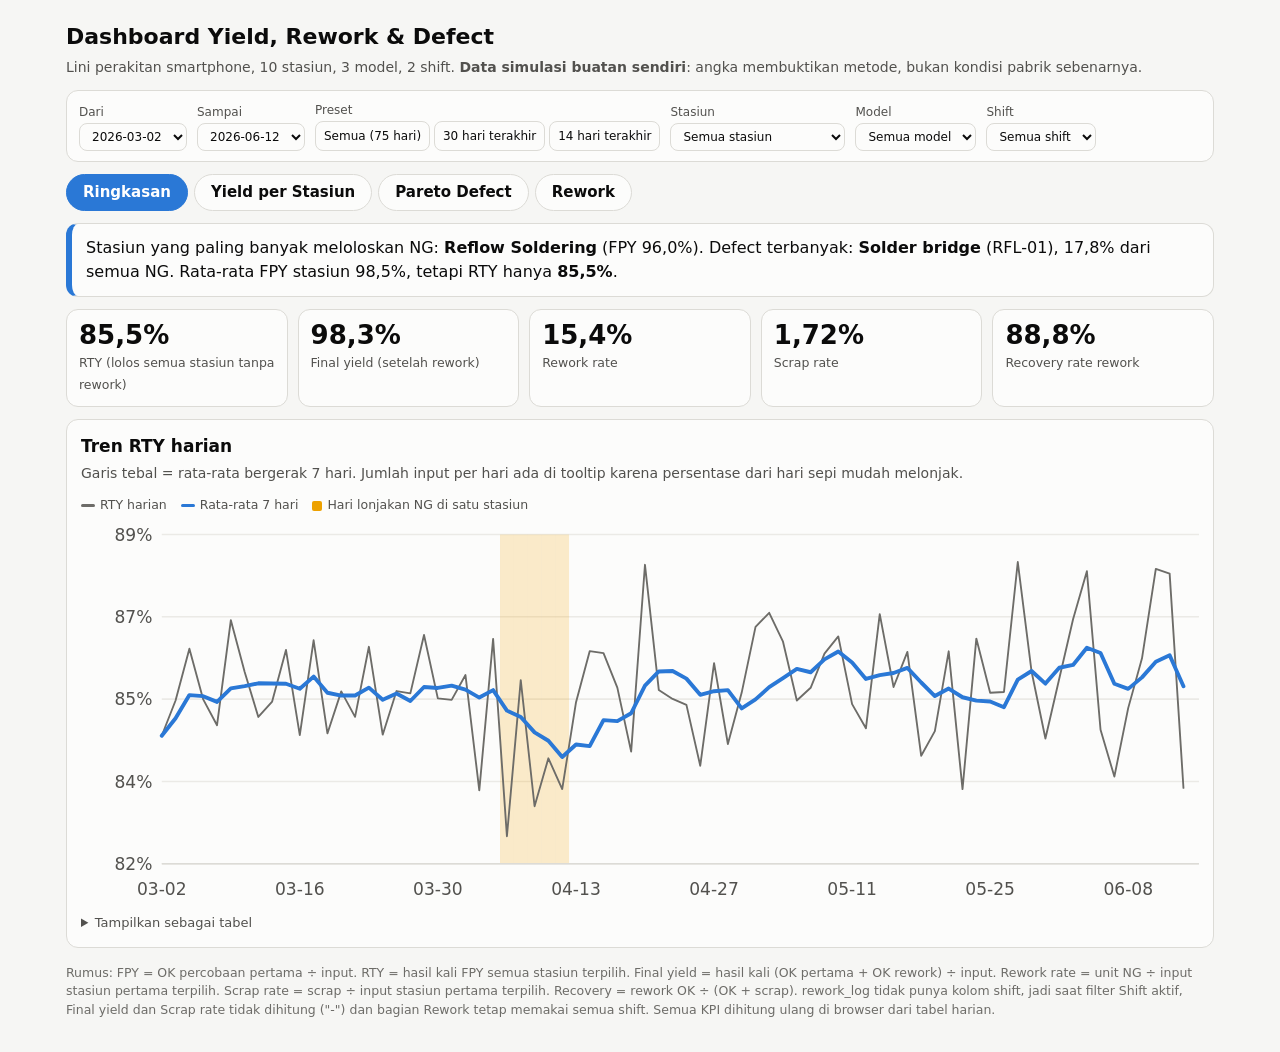
<file: project/results/3-presentation/dashboard.html>
<!doctype html>
<html lang="id"><head><meta charset="utf-8"><meta name="viewport" content="width=device-width,initial-scale=1">
<title>Dashboard Yield, Rework &amp; Defect (data simulasi)</title>
<style>
:root{color-scheme:light;--bg:#f6f6f4;--surface:#fcfcfb;--ink:#0b0b0b;--ink2:#52514e;--mut:#6d6c68;--line:#dcdbd6;--grid:#ebeae6;
--c1:#2a78d6;--c2:#eb6834;--soft:#9ec5f4;--amber:#eda100;--bad:#b3261e}
@media (prefers-color-scheme:dark){:root:where(:not([data-theme=light])){color-scheme:dark;--bg:#121211;--surface:#1a1a19;--ink:#f0efec;--ink2:#c3c2b7;--mut:#a3a29a;--line:#3a3a37;--grid:#2a2a28;--c1:#3987e5;--c2:#d95926;--soft:#1c5cab;--amber:#c98500;--bad:#f2b8b5}}
:root[data-theme=dark]{color-scheme:dark;--bg:#121211;--surface:#1a1a19;--ink:#f0efec;--ink2:#c3c2b7;--mut:#a3a29a;--line:#3a3a37;--grid:#2a2a28;--c1:#3987e5;--c2:#d95926;--soft:#1c5cab;--amber:#c98500;--bad:#f2b8b5}
*{box-sizing:border-box}body{margin:0;background:var(--bg);color:var(--ink);font:15px/1.5 "Source Sans 3",system-ui,Arial,sans-serif}
.wrap{max-width:1180px;margin:0 auto;padding:16px}
h1{font-size:22px;margin:4px 0}h2{font-size:17px;margin:0 0 4px}.sub{color:var(--ink2);margin:0 0 12px;font-size:14px}
.flt{display:flex;flex-wrap:wrap;gap:10px;align-items:end;background:var(--surface);border:1px solid var(--line);border-radius:12px;padding:10px 12px;margin:12px 0}
.flt label{display:flex;flex-direction:column;font-size:12px;color:var(--ink2);gap:2px}
select,button{font:inherit;color:var(--ink);background:var(--surface);border:1px solid var(--line);border-radius:8px;padding:5px 8px}
button{cursor:pointer}button:hover{border-color:var(--c1)}
.tabs{display:flex;gap:6px;flex-wrap:wrap;margin:0 0 12px}.tabs button{font-weight:700;border-radius:999px;padding:6px 16px}.tabs button.on{background:var(--c1);border-color:var(--c1);color:#fff}
.note{font-size:12.5px;color:var(--mut)}
.kpis{display:grid;grid-template-columns:repeat(auto-fit,minmax(150px,1fr));gap:10px;margin-bottom:12px}
.kpi{background:var(--surface);border:1px solid var(--line);border-radius:12px;padding:10px 12px}.kpi b{display:block;font-size:26px;line-height:1.2}.kpi span{font-size:12.5px;color:var(--ink2)}
.card{background:var(--surface);border:1px solid var(--line);border-radius:12px;padding:14px;margin-bottom:12px;min-width:0}
.grid2{display:grid;gap:12px;grid-template-columns:1fr}.grid2>*{min-width:0}@media(min-width:900px){.grid2{grid-template-columns:1fr 1fr}}
.insight{background:var(--surface);border:1px solid var(--line);border-left:6px solid var(--c1);border-radius:12px;padding:12px 14px;margin-bottom:12px;font-size:16px}
svg{width:100%;height:auto;display:block;overflow:visible}svg text{fill:var(--ink2);font-size:11px}svg .g{stroke:var(--grid);stroke-width:1}svg .ax{stroke:var(--line)}
.lg{display:flex;gap:14px;flex-wrap:wrap;font-size:12.5px;color:var(--ink2);margin:4px 0}.lg i{display:inline-block;width:14px;height:3px;vertical-align:middle;margin-right:5px;border-radius:2px}.lg i.sq{height:10px;width:10px}
table{border-collapse:collapse;width:100%;font-size:13px}th,td{padding:4px 8px;border-bottom:1px solid var(--line);text-align:right;white-space:nowrap}th:first-child,td:first-child{text-align:left}th{color:var(--ink2);font-weight:600}
.sc{overflow-x:auto}details{margin-top:6px}summary{cursor:pointer;color:var(--ink2);font-size:13px}
.hm td{text-align:center;padding:6px 4px;border:2px solid var(--surface)}
#tip{position:fixed;display:none;pointer-events:none;background:var(--surface);color:var(--ink);border:1px solid var(--line);border-radius:8px;padding:6px 9px;font-size:12.5px;box-shadow:0 2px 8px rgba(0,0,0,.18);z-index:9;max-width:260px}
#tip b{font-size:14px}#tip span{color:var(--ink2)}
[data-tip]{cursor:default}[data-tip]:hover{filter:brightness(1.12)}[data-tip]:focus-visible{outline:2px solid var(--ink)}
.foot{color:var(--mut);font-size:12.5px;margin:16px 0}
</style></head><body><div class="wrap">
<h1>Dashboard Yield, Rework &amp; Defect</h1>
<p class="sub">Lini perakitan smartphone, 10 stasiun, 3 model, 2 shift. <b>Data simulasi buatan sendiri</b>: angka membuktikan metode, bukan kondisi pabrik sebenarnya.</p>
<div class="flt" id="flt"></div>
<div class="tabs" id="tabs"></div>
<div id="view"></div>
<p class="foot">Rumus: FPY = OK percobaan pertama ÷ input. RTY = hasil kali FPY semua stasiun terpilih. Final yield = hasil kali (OK pertama + OK rework) ÷ input. Rework rate = unit NG ÷ input stasiun pertama terpilih. Scrap rate = scrap ÷ input stasiun pertama terpilih. Recovery = rework OK ÷ (OK + scrap). rework_log tidak punya kolom shift, jadi saat filter Shift aktif, Final yield dan Scrap rate tidak dihitung ("-") dan bagian Rework tetap memakai semua shift. Semua KPI dihitung ulang di browser dari tabel harian.</p>
</div><div id="tip" role="tooltip"></div>
<script>
const DATA={"dates":["2026-03-02","2026-03-03","2026-03-04","2026-03-05","2026-03-06","2026-03-09","2026-03-10","2026-03-11","2026-03-12","2026-03-13","2026-03-16","2026-03-17","2026-03-18","2026-03-19","2026-03-20","2026-03-23","2026-03-24","2026-03-25","2026-03-26","2026-03-27","2026-03-30","2026-03-31","2026-04-01","2026-04-02","2026-04-03","2026-04-06","2026-04-07","2026-04-08","2026-04-09","2026-04-10","2026-04-13","2026-04-14","2026-04-15","2026-04-16","2026-04-17","2026-04-20","2026-04-21","2026-04-22","2026-04-23","2026-04-24","2026-04-27","2026-04-28","2026-04-29","2026-04-30","2026-05-01","2026-05-04","2026-05-05","2026-05-06","2026-05-07","2026-05-08","2026-05-11","2026-05-12","2026-05-13","2026-05-14","2026-05-15","2026-05-18","2026-05-19","2026-05-20","2026-05-21","2026-05-22","2026-05-25","2026-05-26","2026-05-27","2026-05-28","2026-05-29","2026-06-01","2026-06-02","2026-06-03","2026-06-04","2026-06-05","2026-06-08","2026-06-09","2026-06-10","2026-06-11","2026-06-12"],"stations":["Solder Paste Printing","Component Placement","Reflow Soldering","AOI Inspection","Board Test (ICT)","Screen Assembly","Housing Assembly","Final Inspection","Functional Test","Packaging"],"models":["Basic","Plus","Pro"],"shifts":["Shift 1","Shift 2"],"codes":["AOI-01","CPL-01","CPL-02","FCT-01","FCT-02","FCT-03","FIN-01","HSG-01","HSG-02","ICT-01","ICT-02","PKG-01","RFL-01","RFL-02","SCR-01","SCR-02","SPP-01"],"names":["Komponen bergeser","Missing component","Komponen terbalik","Kamera gagal tes","Sensor gagal tes","Baterai gagal tes","Cacat kosmetik","Gores casing","Celah casing","Short circuit","Open circuit","Label salah","Solder bridge","Cold solder","Layar retak","Dead pixel","Pasta solder kurang"],"codeStation":[3,1,1,8,8,8,7,6,6,4,4,9,2,2,5,5,0],"P":[[0,0,3,0,434,433,1],[0,0,3,1,401,394,7],[0,0,3,2,347,341,6],[0,0,4,0,433,430,3],[0,0,4,1,394,390,4],[0,0,4,2,341,340,1],[0,0,1,0,453,452,1],[0,0,1,1,426,424,2],[0,0,1,2,368,366,2],[0,0,7,0,419,414,5],[0,0,7,1,384,380,4],[0,0,7,2,329,320,9],[0,0,8,0,414,410,4],[0,0,8,1,380,363,17],[0,0,8,2,320,306,14],[0,0,6,0,424,419,5],[0,0,6,1,389,384,5],[0,0,6,2,334,329,5],[0,0,9,0,410,410,0],[0,0,9,1,363,363,0],[0,0,9,2,306,305,1],[0,0,2,0,452,434,18],[0,0,2,1,424,401,23],[0,0,2,2,366,347,19],[0,0,5,0,430,424,6],[0,0,5,1,390,389,1],[0,0,5,2,340,334,6],[0,0,0,0,458,453,5],[0,0,0,1,430,426,4],[0,0,0,2,375,368,7],[0,1,3,0,444,440,4],[0,1,3,1,396,391,5],[0,1,3,2,310,307,3],[0,1,4,0,440,440,0],[0,1,4,1,391,388,3],[0,1,4,2,307,302,5],[0,1,1,0,463,459,4],[0,1,1,1,427,417,10],[0,1,1,2,330,323,7],[0,1,7,0,432,424,8],[0,1,7,1,380,372,8],[0,1,7,2,287,281,6],[0,1,8,0,424,414,10],[0,1,8,1,372,358,14],[0,1,8,2,281,273,8],[0,1,6,0,437,432,5],[0,1,6,1,386,380,6],[0,1,6,2,295,287,8],[0,1,9,0,414,408,6],[0,1,9,1,358,356,2],[0,1,9,2,273,271,2],[0,1,2,0,459,444,15],[0,1,2,1,417,396,21],[0,1,2,2,323,310,13],[0,1,5,0,440,437,3],[0,1,5,1,388,386,2],[0,1,5,2,302,295,7],[0,1,0,0,467,463,4],[0,1,0,1,431,427,4],[0,1,0,2,337,330,7],[1,0,3,0,462,458,4],[1,0,3,1,450,449,1],[1,0,3,2,354,349,5],[1,0,4,0,459,451,8],[1,0,4,1,456,451,5],[1,0,4,2,355,347,8],[1,0,1,0,462,458,4],[1,0,1,1,461,452,9],[1,0,1,2,354,349,5],[1,0,7,0,453,447,6],[1,0,7,1,446,438,8],[1,0,7,2,353,350,3],[1,0,8,0,452,442,10],[1,0,8,1,441,431,10],[1,0,8,2,359,347,12],[1,0,6,0,453,449,4],[1,0,6,1,453,441,12],[1,0,6,2,349,348,1],[1,0,9,0,446,446,0],[1,0,9,1,444,443,1],[1,0,9,2,359,354,5],[1,0,2,0,459,447,12],[1,0,2,1,454,427,27],[1,0,2,2,350,335,15],[1,0,5,0,454,449,5],[1,0,5,1,454,452,2],[1,0,5,2,348,346,2],[1,0,0,0,464,457,7],[1,0,0,1,463,457,6],[1,0,0,2,356,347,9],[1,1,3,0,440,437,3],[1,1,3,1,426,426,0],[1,1,3,2,328,328,0],[1,1,4,0,441,435,6],[1,1,4,1,430,426,4],[1,1,4,2,330,324,6],[1,1,1,0,445,434,11],[1,1,1,1,429,419,10],[1,1,1,2,341,333,8],[1,1,7,0,433,429,4],[1,1,7,1,426,420,6],[1,1,7,2,326,322,4],[1,1,8,0,437,433,4],[1,1,8,1,428,416,12],[1,1,8,2,328,318,10],[1,1,6,0,434,428,6],[1,1,6,1,429,420,9],[1,1,6,2,328,318,10],[1,1,9,0,441,441,0],[1,1,9,1,429,428,1],[1,1,9,2,324,324,0],[1,1,2,0,438,426,12],[1,1,2,1,429,408,21],[1,1,2,2,340,316,24],[1,1,5,0,435,433,2],[1,1,5,1,429,427,2],[1,1,5,2,329,325,4],[1,1,0,0,442,441,1],[1,1,0,1,425,425,0],[1,1,0,2,335,334,1],[2,0,3,0,451,451,0],[2,0,3,1,457,457,0],[2,0,3,2,349,343,6],[2,0,4,0,455,450,5],[2,0,4,1,458,454,4],[2,0,4,2,348,346,2],[2,0,1,0,454,451,3],[2,0,1,1,450,442,8],[2,0,1,2,352,347,5],[2,0,7,0,447,437,10],[2,0,7,1,464,455,9],[2,0,7,2,347,339,8],[2,0,8,0,443,430,13],[2,0,8,1,463,459,4],[2,0,8,2,342,332,10],[2,0,6,0,456,443,13],[2,0,6,1,458,452,6],[2,0,6,2,352,346,6],[2,0,9,0,438,438,0],[2,0,9,1,466,464,2],[2,0,9,2,341,341,0],[2,0,2,0,455,441,14],[2,0,2,1,450,434,16],[2,0,2,2,352,335,17],[2,0,5,0,457,454,3],[2,0,5,1,458,457,1],[2,0,5,2,353,351,2],[2,0,0,0,452,447,5],[2,0,0,1,448,444,4],[2,0,0,2,348,343,5],[2,1,3,0,438,437,1],[2,1,3,1,416,414,2],[2,1,3,2,373,373,0],[2,1,4,0,440,435,5],[2,1,4,1,414,409,5],[2,1,4,2,373,368,5],[2,1,1,0,437,426,11],[2,1,1,1,410,400,10],[2,1,1,2,369,362,7],[2,1,7,0,437,432,5],[2,1,7,1,415,409,6],[2,1,7,2,369,359,10],[2,1,8,0,436,427,9],[2,1,8,1,415,404,11],[2,1,8,2,363,354,9],[2,1,6,0,439,431,8],[2,1,6,1,411,407,4],[2,1,6,2,369,359,10],[2,1,9,0,430,430,0],[2,1,9,1,414,414,0],[2,1,9,2,360,359,1],[2,1,2,0,437,428,9],[2,1,2,1,409,398,11],[2,1,2,2,369,351,18],[2,1,5,0,439,437,2],[2,1,5,1,412,409,3],[2,1,5,2,372,367,5],[2,1,0,0,440,436,4],[2,1,0,1,414,410,4],[2,1,0,2,372,368,4],[3,0,3,0,454,450,4],[3,0,3,1,420,414,6],[3,0,3,2,375,373,2],[3,0,4,0,450,448,2],[3,0,4,1,414,408,6],[3,0,4,2,379,374,5],[3,0,1,0,458,454,4],[3,0,1,1,423,418,5],[3,0,1,2,378,377,1],[3,0,7,0,455,452,3],[3,0,7,1,406,402,4],[3,0,7,2,368,365,3],[3,0,8,0,462,453,9],[3,0,8,1,411,403,8],[3,0,8,2,373,366,7],[3,0,6,0,453,443,10],[3,0,6,1,410,400,10],[3,0,6,2,372,363,9],[3,0,9,0,463,461,2],[3,0,9,1,405,405,0],[3,0,9,2,373,372,1],[3,0,2,0,457,441,16],[3,0,2,1,425,404,21],[3,0,2,2,381,358,23],[3,0,5,0,453,450,3],[3,0,5,1,412,409,3],[3,0,5,2,376,370,6],[3,0,0,0,457,453,4],[3,0,0,1,426,419,7],[3,0,0,2,374,373,1],[3,1,3,0,445,440,5],[3,1,3,1,414,412,2],[3,1,3,2,350,348,2],[3,1,4,0,441,435,6],[3,1,4,1,414,412,2],[3,1,4,2,348,341,7],[3,1,1,0,447,440,7],[3,1,1,1,429,420,9],[3,1,1,2,358,347,11],[3,1,7,0,441,436,5],[3,1,7,1,410,406,4],[3,1,7,2,350,341,9],[3,1,8,0,440,432,8],[3,1,8,1,412,400,12],[3,1,8,2,351,346,5],[3,1,6,0,437,434,3],[3,1,6,1,414,406,8],[3,1,6,2,347,340,7],[3,1,9,0,440,438,2],[3,1,9,1,411,411,0],[3,1,9,2,355,353,2],[3,1,2,0,450,436,14],[3,1,2,1,428,405,23],[3,1,2,2,354,333,21],[3,1,5,0,440,436,4],[3,1,5,1,417,411,6],[3,1,5,2,346,344,2],[3,1,0,0,449,443,6],[3,1,0,1,427,425,2],[3,1,0,2,362,354,8],[4,0,3,0,458,456,2],[4,0,3,1,370,369,1],[4,0,3,2,366,361,5],[4,0,4,0,460,456,4],[4,0,4,1,375,366,9],[4,0,4,2,363,353,10],[4,0,1,0,467,466,1],[4,0,1,1,370,367,3],[4,0,1,2,367,365,2],[4,0,7,0,463,454,9],[4,0,7,1,377,374,3],[4,0,7,2,365,354,11],[4,0,8,0,457,450,7],[4,0,8,1,378,368,10],[4,0,8,2,357,345,12],[4,0,6,0,460,453,7],[4,0,6,1,372,368,4],[4,0,6,2,360,356,4],[4,0,9,0,456,456,0],[4,0,9,1,374,373,1],[4,0,9,2,351,349,2],[4,0,2,0,470,443,27],[4,0,2,1,370,351,19],[4,0,2,2,366,344,22],[4,0,5,0,458,458,0],[4,0,5,1,371,369,2],[4,0,5,2,358,355,3],[4,0,0,0,470,463,7],[4,0,0,1,371,363,8],[4,0,0,2,371,366,5],[4,1,3,0,457,453,4],[4,1,3,1,371,369,2],[4,1,3,2,400,399,1],[4,1,4,0,458,454,4],[4,1,4,1,371,366,5],[4,1,4,2,401,395,6],[4,1,1,0,462,453,9],[4,1,1,1,372,363,9],[4,1,1,2,396,389,7],[4,1,7,0,452,446,6],[4,1,7,1,371,366,5],[4,1,7,2,396,388,8],[4,1,8,0,451,447,4],[4,1,8,1,369,361,8],[4,1,8,2,396,387,9],[4,1,6,0,456,450,6],[4,1,6,1,367,363,4],[4,1,6,2,397,390,7],[4,1,9,0,453,449,4],[4,1,9,1,369,369,0],[4,1,9,2,390,389,1],[4,1,2,0,460,445,15],[4,1,2,1,372,351,21],[4,1,2,2,400,382,18],[4,1,5,0,459,454,5],[4,1,5,1,368,363,5],[4,1,5,2,402,396,6],[4,1,0,0,460,456,4],[4,1,0,1,377,370,7],[4,1,0,2,394,389,5],[5,0,3,0,434,433,1],[5,0,3,1,457,456,1],[5,0,3,2,376,369,7],[5,0,4,0,434,426,8],[5,0,4,1,457,450,7],[5,0,4,2,374,369,5],[5,0,1,0,420,414,6],[5,0,1,1,460,453,7],[5,0,1,2,376,370,6],[5,0,7,0,427,423,4],[5,0,7,1,452,446,6],[5,0,7,2,366,357,9],[5,0,8,0,430,427,3],[5,0,8,1,449,443,6],[5,0,8,2,368,360,8],[5,0,6,0,429,420,9],[5,0,6,1,457,448,9],[5,0,6,2,374,362,12],[5,0,9,0,432,430,2],[5,0,9,1,450,448,2],[5,0,9,2,368,367,1],[5,0,2,0,415,407,8],[5,0,2,1,456,438,18],[5,0,2,2,372,356,16],[5,0,5,0,430,429,1],[5,0,5,1,456,455,1],[5,0,5,2,378,373,5],[5,0,0,0,416,415,1],[5,0,0,1,463,452,11],[5,0,0,2,377,371,6],[5,1,3,0,457,453,4],[5,1,3,1,421,419,2],[5,1,3,2,350,344,6],[5,1,4,0,457,455,2],[5,1,4,1,421,416,5],[5,1,4,2,345,337,8],[5,1,1,0,455,447,8],[5,1,1,1,416,410,6],[5,1,1,2,342,335,7],[5,1,7,0,464,461,3],[5,1,7,1,414,412,2],[5,1,7,2,343,334,9],[5,1,8,0,467,461,6],[5,1,8,1,417,408,9],[5,1,8,2,341,334,7],[5,1,6,0,462,458,4],[5,1,6,1,417,411,6],[5,1,6,2,344,338,6],[5,1,9,0,464,462,2],[5,1,9,1,415,413,2],[5,1,9,2,343,342,1],[5,1,2,0,455,444,11],[5,1,2,1,419,403,16],[5,1,2,2,342,334,8],[5,1,5,0,459,458,1],[5,1,5,1,419,416,3],[5,1,5,2,341,339,2],[5,1,0,0,457,451,6],[5,1,0,1,411,409,2],[5,1,0,2,341,337,4],[6,0,3,0,425,421,4],[6,0,3,1,432,430,2],[6,0,3,2,400,398,2],[6,0,4,0,422,417,5],[6,0,4,1,431,429,2],[6,0,4,2,405,399,6],[6,0,1,0,429,426,3],[6,0,1,1,433,428,5],[6,0,1,2,412,405,7],[6,0,7,0,419,418,1],[6,0,7,1,432,427,5],[6,0,7,2,410,405,5],[6,0,8,0,422,418,4],[6,0,8,1,432,426,6],[6,0,8,2,414,405,9],[6,0,6,0,416,410,6],[6,0,6,1,429,423,6],[6,0,6,2,403,399,4],[6,0,9,0,420,420,0],[6,0,9,1,431,430,1],[6,0,9,2,411,410,1],[6,0,2,0,432,418,14],[6,0,2,1,435,416,19],[6,0,2,2,411,386,25],[6,0,5,0,424,416,8],[6,0,5,1,435,428,7],[6,0,5,2,404,399,5],[6,0,0,0,434,428,6],[6,0,0,1,429,422,7],[6,0,0,2,417,406,11],[6,1,3,0,422,420,2],[6,1,3,1,423,419,4],[6,1,3,2,384,382,2],[6,1,4,0,424,420,4],[6,1,4,1,421,414,7],[6,1,4,2,388,379,9],[6,1,1,0,429,421,8],[6,1,1,1,439,424,15],[6,1,1,2,393,383,10],[6,1,7,0,419,417,2],[6,1,7,1,413,410,3],[6,1,7,2,379,374,5],[6,1,8,0,420,414,6],[6,1,8,1,412,409,3],[6,1,8,2,382,374,8],[6,1,6,0,419,415,4],[6,1,6,1,411,408,3],[6,1,6,2,379,373,6],[6,1,9,0,420,420,0],[6,1,9,1,418,417,1],[6,1,9,2,380,379,1],[6,1,2,0,428,414,14],[6,1,2,1,430,409,21],[6,1,2,2,390,376,14],[6,1,5,0,422,419,3],[6,1,5,1,419,409,10],[6,1,5,2,386,379,7],[6,1,0,0,429,424,5],[6,1,0,1,447,437,10],[6,1,0,2,394,389,5],[7,0,3,0,443,439,4],[7,0,3,1,449,444,5],[7,0,3,2,382,375,7],[7,0,4,0,443,442,1],[7,0,4,1,446,442,4],[7,0,4,2,376,369,7],[7,0,1,0,444,442,2],[7,0,1,1,447,443,4],[7,0,1,2,381,379,2],[7,0,7,0,446,443,3],[7,0,7,1,444,438,6],[7,0,7,2,372,367,5],[7,0,8,0,444,434,10],[7,0,8,1,443,433,10],[7,0,8,2,372,358,14],[7,0,6,0,445,441,4],[7,0,6,1,444,438,6],[7,0,6,2,375,368,7],[7,0,9,0,438,437,1],[7,0,9,1,439,438,1],[7,0,9,2,365,364,1],[7,0,2,0,445,429,16],[7,0,2,1,448,431,17],[7,0,2,2,385,361,24],[7,0,5,0,445,441,4],[7,0,5,1,443,439,4],[7,0,5,2,374,373,1],[7,0,0,0,441,438,3],[7,0,0,1,448,440,8],[7,0,0,2,375,370,5],[7,1,3,0,494,491,3],[7,1,3,1,423,418,5],[7,1,3,2,349,345,4],[7,1,4,0,493,488,5],[7,1,4,1,422,414,8],[7,1,4,2,347,341,6],[7,1,1,0,494,489,5],[7,1,1,1,409,405,4],[7,1,1,2,355,345,10],[7,1,7,0,481,470,11],[7,1,7,1,413,406,7],[7,1,7,2,342,337,5],[7,1,8,0,472,469,3],[7,1,8,1,409,396,13],[7,1,8,2,342,330,12],[7,1,6,0,483,477,6],[7,1,6,1,416,410,6],[7,1,6,2,349,336,13],[7,1,9,0,471,469,2],[7,1,9,1,399,398,1],[7,1,9,2,336,336,0],[7,1,2,0,497,481,16],[7,1,2,1,417,404,13],[7,1,2,2,355,335,20],[7,1,5,0,491,481,10],[7,1,5,1,421,413,8],[7,1,5,2,350,343,7],[7,1,0,0,494,490,4],[7,1,0,1,405,400,5],[7,1,0,2,358,350,8],[8,0,3,0,452,447,5],[8,0,3,1,463,457,6],[8,0,3,2,340,339,1],[8,0,4,0,451,447,4],[8,0,4,1,461,450,11],[8,0,4,2,346,339,7],[8,0,1,0,458,454,4],[8,0,1,1,468,463,5],[8,0,1,2,336,330,6],[8,0,7,0,443,442,1],[8,0,7,1,446,439,7],[8,0,7,2,336,327,9],[8,0,8,0,445,438,7],[8,0,8,1,443,431,12],[8,0,8,2,331,321,10],[8,0,6,0,447,439,8],[8,0,6,1,454,441,13],[8,0,6,2,342,329,13],[8,0,9,0,445,442,3],[8,0,9,1,440,440,0],[8,0,9,2,331,330,1],[8,0,2,0,456,439,17],[8,0,2,1,467,449,18],[8,0,2,2,332,316,16],[8,0,5,0,448,444,4],[8,0,5,1,454,453,1],[8,0,5,2,345,341,4],[8,0,0,0,464,455,9],[8,0,0,1,463,460,3],[8,0,0,2,337,332,5],[8,1,3,0,428,426,2],[8,1,3,1,441,438,3],[8,1,3,2,379,376,3],[8,1,4,0,429,425,4],[8,1,4,1,443,440,3],[8,1,4,2,380,373,7],[8,1,1,0,432,429,3],[8,1,1,1,451,442,9],[8,1,1,2,382,374,8],[8,1,7,0,428,424,4],[8,1,7,1,446,444,2],[8,1,7,2,385,384,1],[8,1,8,0,435,429,6],[8,1,8,1,450,445,5],[8,1,8,2,389,377,12],[8,1,6,0,432,422,10],[8,1,6,1,447,441,6],[8,1,6,2,378,374,4],[8,1,9,0,432,430,2],[8,1,9,1,456,452,4],[8,1,9,2,388,386,2],[8,1,2,0,434,413,21],[8,1,2,1,446,429,17],[8,1,2,2,381,360,21],[8,1,5,0,430,427,3],[8,1,5,1,447,445,2],[8,1,5,2,379,375,4],[8,1,0,0,434,428,6],[8,1,0,1,450,446,4],[8,1,0,2,381,374,7],[9,0,3,0,434,433,1],[9,0,3,1,421,417,4],[9,0,3,2,360,355,5],[9,0,4,0,438,435,3],[9,0,4,1,423,417,6],[9,0,4,2,356,355,1],[9,0,1,0,428,424,4],[9,0,1,1,427,419,8],[9,0,1,2,356,354,2],[9,0,7,0,433,431,2],[9,0,7,1,426,423,3],[9,0,7,2,359,354,5],[9,0,8,0,431,424,7],[9,0,8,1,430,423,7],[9,0,8,2,363,353,10],[9,0,6,0,432,426,6],[9,0,6,1,421,415,6],[9,0,6,2,358,349,9],[9,0,9,0,430,430,0],[9,0,9,1,435,434,1],[9,0,9,2,360,356,4],[9,0,2,0,428,419,9],[9,0,2,1,424,403,21],[9,0,2,2,360,345,15],[9,0,5,0,438,429,9],[9,0,5,1,427,421,6],[9,0,5,2,361,355,6],[9,0,0,0,422,419,3],[9,0,0,1,430,424,6],[9,0,0,2,358,351,7],[9,1,3,0,460,455,5],[9,1,3,1,446,445,1],[9,1,3,2,373,371,2],[9,1,4,0,457,452,5],[9,1,4,1,448,442,6],[9,1,4,2,374,371,3],[9,1,1,0,462,451,11],[9,1,1,1,441,430,11],[9,1,1,2,383,364,19],[9,1,7,0,460,456,4],[9,1,7,1,447,441,6],[9,1,7,2,371,364,7],[9,1,8,0,460,448,12],[9,1,8,1,443,435,8],[9,1,8,2,365,362,3],[9,1,6,0,453,450,3],[9,1,6,1,444,441,3],[9,1,6,2,376,367,9],[9,1,9,0,453,453,0],[9,1,9,1,438,436,2],[9,1,9,2,373,373,0],[9,1,2,0,454,440,14],[9,1,2,1,438,429,9],[9,1,2,2,372,352,20],[9,1,5,0,454,451,3],[9,1,5,1,445,442,3],[9,1,5,2,378,374,4],[9,1,0,0,464,457,7],[9,1,0,1,440,437,3],[9,1,0,2,380,376,4],[10,0,3,0,461,456,5],[10,0,3,1,415,414,1],[10,0,3,2,323,320,3],[10,0,4,0,457,455,2],[10,0,4,1,418,412,6],[10,0,4,2,324,318,6],[10,0,1,0,468,465,3],[10,0,1,1,422,419,3],[10,0,1,2,337,334,3],[10,0,7,0,458,453,5],[10,0,7,1,407,405,2],[10,0,7,2,323,313,10],[10,0,8,0,455,445,10],[10,0,8,1,408,400,8],[10,0,8,2,318,315,3],[10,0,6,0,459,452,7],[10,0,6,1,411,402,9],[10,0,6,2,318,315,3],[10,0,9,0,451,450,1],[10,0,9,1,406,406,0],[10,0,9,2,323,323,0],[10,0,2,0,469,454,15],[10,0,2,1,426,397,29],[10,0,2,2,336,311,25],[10,0,5,0,458,453,5],[10,0,5,1,416,408,8],[10,0,5,2,319,315,4],[10,0,0,0,468,465,3],[10,0,0,1,421,416,5],[10,0,0,2,339,330,9],[10,1,3,0,487,484,3],[10,1,3,1,424,418,6],[10,1,3,2,400,395,5],[10,1,4,0,489,477,12],[10,1,4,1,419,409,10],[10,1,4,2,397,388,9],[10,1,1,0,488,480,8],[10,1,1,1,440,427,13],[10,1,1,2,392,381,11],[10,1,7,0,473,470,3],[10,1,7,1,413,411,2],[10,1,7,2,384,380,4],[10,1,8,0,474,466,8],[10,1,8,1,417,411,6],[10,1,8,2,386,374,12],[10,1,6,0,477,470,7],[10,1,6,1,413,410,3],[10,1,6,2,389,375,14],[10,1,9,0,476,476,0],[10,1,9,1,417,417,0],[10,1,9,2,376,376,0],[10,1,2,0,491,473,18],[10,1,2,1,437,415,22],[10,1,2,2,396,380,16],[10,1,5,0,482,477,5],[10,1,5,1,414,411,3],[10,1,5,2,391,388,3],[10,1,0,0,484,481,3],[10,1,0,1,448,437,11],[10,1,0,2,393,388,5],[11,0,3,0,451,449,2],[11,0,3,1,450,448,2],[11,0,3,2,369,367,2],[11,0,4,0,454,450,4],[11,0,4,1,449,443,6],[11,0,4,2,370,367,3],[11,0,1,0,449,446,3],[11,0,1,1,444,438,6],[11,0,1,2,365,358,7],[11,0,7,0,454,448,6],[11,0,7,1,455,449,6],[11,0,7,2,357,353,4],[11,0,8,0,453,440,13],[11,0,8,1,451,437,14],[11,0,8,2,363,353,10],[11,0,6,0,451,447,4],[11,0,6,1,451,446,5],[11,0,6,2,370,355,15],[11,0,9,0,449,447,2],[11,0,9,1,443,442,1],[11,0,9,2,356,353,3],[11,0,2,0,448,437,11],[11,0,2,1,441,424,17],[11,0,2,2,361,346,15],[11,0,5,0,452,447,5],[11,0,5,1,449,446,3],[11,0,5,2,372,366,6],[11,0,0,0,449,446,3],[11,0,0,1,447,440,7],[11,0,0,2,358,356,2],[11,1,3,0,484,481,3],[11,1,3,1,417,415,2],[11,1,3,2,356,353,3],[11,1,4,0,484,481,3],[11,1,4,1,421,418,3],[11,1,4,2,358,353,5],[11,1,1,0,481,472,9],[11,1,1,1,404,397,7],[11,1,1,2,361,348,13],[11,1,7,0,489,487,2],[11,1,7,1,423,421,2],[11,1,7,2,362,356,6],[11,1,8,0,490,480,10],[11,1,8,1,423,411,12],[11,1,8,2,359,345,14],[11,1,6,0,487,482,5],[11,1,6,1,425,420,5],[11,1,6,2,356,349,7],[11,1,9,0,488,488,0],[11,1,9,1,415,415,0],[11,1,9,2,348,345,3],[11,1,2,0,479,467,12],[11,1,2,1,410,399,11],[11,1,2,2,357,341,16],[11,1,5,0,491,484,7],[11,1,5,1,428,423,5],[11,1,5,2,360,355,5],[11,1,0,0,482,478,4],[11,1,0,1,395,394,1],[11,1,0,2,356,356,0],[12,0,3,0,412,409,3],[12,0,3,1,424,422,2],[12,0,3,2,351,349,2],[12,0,4,0,411,408,3],[12,0,4,1,424,415,9],[12,0,4,2,351,344,7],[12,0,1,0,424,419,5],[12,0,1,1,434,427,7],[12,0,1,2,355,350,5],[12,0,7,0,406,403,3],[12,0,7,1,411,406,5],[12,0,7,2,356,354,2],[12,0,8,0,409,403,6],[12,0,8,1,412,397,15],[12,0,8,2,358,344,14],[12,0,6,0,404,402,2],[12,0,6,1,414,406,8],[12,0,6,2,348,341,7],[12,0,9,0,412,411,1],[12,0,9,1,408,408,0],[12,0,9,2,353,353,0],[12,0,2,0,422,402,20],[12,0,2,1,433,408,25],[12,0,2,2,357,337,20],[12,0,5,0,409,402,7],[12,0,5,1,420,413,7],[12,0,5,2,347,345,2],[12,0,0,0,431,421,10],[12,0,0,1,431,428,3],[12,0,0,2,360,353,7],[12,1,3,0,437,434,3],[12,1,3,1,415,414,1],[12,1,3,2,362,358,4],[12,1,4,0,437,431,6],[12,1,4,1,416,413,3],[12,1,4,2,361,358,3],[12,1,1,0,435,429,6],[12,1,1,1,420,418,2],[12,1,1,2,359,350,9],[12,1,7,0,428,422,6],[12,1,7,1,407,404,3],[12,1,7,2,355,352,3],[12,1,8,0,424,415,9],[12,1,8,1,406,396,10],[12,1,8,2,358,349,9],[12,1,6,0,429,423,6],[12,1,6,1,410,402,8],[12,1,6,2,352,350,2],[12,1,9,0,422,421,1],[12,1,9,1,404,404,0],[12,1,9,2,367,365,2],[12,1,2,0,438,425,13],[12,1,2,1,425,404,21],[12,1,2,2,362,347,15],[12,1,5,0,433,425,8],[12,1,5,1,415,409,6],[12,1,5,2,362,350,12],[12,1,0,0,436,431,5],[12,1,0,1,426,419,7],[12,1,0,2,365,359,6],[13,0,3,0,459,456,3],[13,0,3,1,436,432,4],[13,0,3,2,364,364,0],[13,0,4,0,459,456,3],[13,0,4,1,434,426,8],[13,0,4,2,366,357,9],[13,0,1,0,457,455,2],[13,0,1,1,430,429,1],[13,0,1,2,362,357,5],[13,0,7,0,458,455,3],[13,0,7,1,438,434,4],[13,0,7,2,358,356,2],[13,0,8,0,458,448,10],[13,0,8,1,439,434,5],[13,0,8,2,358,343,15],[13,0,6,0,461,456,5],[13,0,6,1,434,430,4],[13,0,6,2,359,353,6],[13,0,9,0,453,451,2],[13,0,9,1,445,442,3],[13,0,9,2,355,352,3],[13,0,2,0,460,442,18],[13,0,2,1,436,415,21],[13,0,2,2,361,345,16],[13,0,5,0,459,455,4],[13,0,5,1,435,429,6],[13,0,5,2,363,357,6],[13,0,0,0,453,447,6],[13,0,0,1,429,427,2],[13,0,0,2,360,355,5],[13,1,3,0,474,473,1],[13,1,3,1,436,435,1],[13,1,3,2,358,354,4],[13,1,4,0,476,475,1],[13,1,4,1,436,427,9],[13,1,4,2,358,350,8],[13,1,1,0,485,478,7],[13,1,1,1,443,438,5],[13,1,1,2,369,360,9],[13,1,7,0,485,483,2],[13,1,7,1,433,431,2],[13,1,7,2,341,332,9],[13,1,8,0,489,479,10],[13,1,8,1,434,425,9],[13,1,8,2,335,320,15],[13,1,6,0,485,480,5],[13,1,6,1,427,425,2],[13,1,6,2,348,340,8],[13,1,9,0,487,484,3],[13,1,9,1,432,429,3],[13,1,9,2,327,326,1],[13,1,2,0,484,462,22],[13,1,2,1,440,417,23],[13,1,2,2,369,344,25],[13,1,5,0,481,479,2],[13,1,5,1,430,425,5],[13,1,5,2,352,344,8],[13,1,0,0,485,481,4],[13,1,0,1,442,436,6],[13,1,0,2,366,364,2],[14,0,3,0,417,414,3],[14,0,3,1,389,387,2],[14,0,3,2,380,375,5],[14,0,4,0,417,416,1],[14,0,4,1,391,383,8],[14,0,4,2,375,370,5],[14,0,1,0,427,420,7],[14,0,1,1,384,382,2],[14,0,1,2,386,381,5],[14,0,7,0,419,416,3],[14,0,7,1,383,377,6],[14,0,7,2,373,372,1],[14,0,8,0,419,411,8],[14,0,8,1,381,373,8],[14,0,8,2,373,368,5],[14,0,6,0,420,415,5],[14,0,6,1,385,379,6],[14,0,6,2,377,367,10],[14,0,9,0,421,419,2],[14,0,9,1,378,377,1],[14,0,9,2,382,382,0],[14,0,2,0,422,401,21],[14,0,2,1,383,370,13],[14,0,2,2,386,367,19],[14,0,5,0,419,417,2],[14,0,5,1,391,380,11],[14,0,5,2,376,374,2],[14,0,0,0,424,421,3],[14,0,0,1,385,382,3],[14,0,0,2,387,381,6],[14,1,3,0,501,500,1],[14,1,3,1,417,413,4],[14,1,3,2,342,336,6],[14,1,4,0,501,498,3],[14,1,4,1,414,408,6],[14,1,4,2,340,330,10],[14,1,1,0,505,495,10],[14,1,1,1,423,410,13],[14,1,1,2,353,331,22],[14,1,7,0,495,490,5],[14,1,7,1,409,407,2],[14,1,7,2,336,329,7],[14,1,8,0,492,485,7],[14,1,8,1,409,398,11],[14,1,8,2,338,326,12],[14,1,6,0,494,490,4],[14,1,6,1,413,408,5],[14,1,6,2,337,329,8],[14,1,9,0,493,490,3],[14,1,9,1,404,404,0],[14,1,9,2,340,340,0],[14,1,2,0,502,482,20],[14,1,2,1,415,397,18],[14,1,2,2,340,319,21],[14,1,5,0,499,493,6],[14,1,5,1,415,412,3],[14,1,5,2,337,332,5],[14,1,0,0,506,502,4],[14,1,0,1,420,417,3],[14,1,0,2,352,351,1],[15,0,3,0,471,467,4],[15,0,3,1,404,399,5],[15,0,3,2,333,330,3],[15,0,4,0,470,464,6],[15,0,4,1,401,394,7],[15,0,4,2,335,331,4],[15,0,1,0,454,452,2],[15,0,1,1,414,412,2],[15,0,1,2,330,327,3],[15,0,7,0,461,456,5],[15,0,7,1,395,391,4],[15,0,7,2,338,333,5],[15,0,8,0,459,450,9],[15,0,8,1,396,383,13],[15,0,8,2,334,322,12],[15,0,6,0,464,456,8],[15,0,6,1,395,390,5],[15,0,6,2,331,328,3],[15,0,9,0,457,456,1],[15,0,9,1,388,387,1],[15,0,9,2,325,324,1],[15,0,2,0,459,450,9],[15,0,2,1,414,392,22],[15,0,2,2,332,316,16],[15,0,5,0,465,462,3],[15,0,5,1,399,391,8],[15,0,5,2,336,330,6],[15,0,0,0,453,451,2],[15,0,0,1,417,411,6],[15,0,0,2,333,325,8],[15,1,3,0,491,488,3],[15,1,3,1,446,446,0],[15,1,3,2,408,401,7],[15,1,4,0,489,484,5],[15,1,4,1,450,447,3],[15,1,4,2,407,402,5],[15,1,1,0,485,480,5],[15,1,1,1,433,430,3],[15,1,1,2,388,377,11],[15,1,7,0,482,480,2],[15,1,7,1,445,433,12],[15,1,7,2,409,406,3],[15,1,8,0,484,474,10],[15,1,8,1,435,417,18],[15,1,8,2,412,397,15],[15,1,6,0,487,478,9],[15,1,6,1,448,442,6],[15,1,6,2,408,401,7],[15,1,9,0,478,478,0],[15,1,9,1,425,424,1],[15,1,9,2,409,407,2],[15,1,2,0,489,476,13],[15,1,2,1,443,431,12],[15,1,2,2,398,389,9],[15,1,5,0,487,484,3],[15,1,5,1,453,448,5],[15,1,5,2,412,406,6],[15,1,0,0,483,481,2],[15,1,0,1,435,430,5],[15,1,0,2,389,387,2],[16,0,3,0,464,462,2],[16,0,3,1,409,409,0],[16,0,3,2,368,362,6],[16,0,4,0,466,458,8],[16,0,4,1,414,405,9],[16,0,4,2,364,352,12],[16,0,1,0,481,476,5],[16,0,1,1,410,407,3],[16,0,1,2,367,364,3],[16,0,7,0,472,461,11],[16,0,7,1,412,402,10],[16,0,7,2,353,344,9],[16,0,8,0,466,459,7],[16,0,8,1,405,394,11],[16,0,8,2,347,338,9],[16,0,6,0,467,464,3],[16,0,6,1,413,407,6],[16,0,6,2,356,350,6],[16,0,9,0,465,465,0],[16,0,9,1,403,403,0],[16,0,9,2,346,343,3],[16,0,2,0,478,456,22],[16,0,2,1,409,390,19],[16,0,2,2,367,353,14],[16,0,5,0,464,464,0],[16,0,5,1,411,407,4],[16,0,5,2,356,353,3],[16,0,0,0,486,479,7],[16,0,0,1,410,404,6],[16,0,0,2,363,359,4],[16,1,3,0,440,437,3],[16,1,3,1,415,411,4],[16,1,3,2,374,372,2],[16,1,4,0,439,432,7],[16,1,4,1,411,407,4],[16,1,4,2,379,369,10],[16,1,1,0,442,437,5],[16,1,1,1,423,416,7],[16,1,1,2,386,374,12],[16,1,7,0,438,432,6],[16,1,7,1,404,400,4],[16,1,7,2,371,359,12],[16,1,8,0,433,424,9],[16,1,8,1,410,398,12],[16,1,8,2,362,347,15],[16,1,6,0,436,429,7],[16,1,6,1,407,398,9],[16,1,6,2,370,364,6],[16,1,9,0,432,431,1],[16,1,9,1,415,414,1],[16,1,9,2,358,358,0],[16,1,2,0,442,428,14],[16,1,2,1,419,405,14],[16,1,2,2,385,367,18],[16,1,5,0,437,434,3],[16,1,5,1,410,404,6],[16,1,5,2,373,370,3],[16,1,0,0,443,441,2],[16,1,0,1,426,418,8],[16,1,0,2,386,384,2],[17,0,3,0,482,478,4],[17,0,3,1,420,420,0],[17,0,3,2,361,357,4],[17,0,4,0,480,469,11],[17,0,4,1,420,411,9],[17,0,4,2,363,358,5],[17,0,1,0,471,467,4],[17,0,1,1,425,420,5],[17,0,1,2,371,364,7],[17,0,7,0,471,464,7],[17,0,7,1,421,415,6],[17,0,7,2,365,364,1],[17,0,8,0,475,470,5],[17,0,8,1,424,418,6],[17,0,8,2,373,370,3],[17,0,6,0,473,468,5],[17,0,6,1,420,415,5],[17,0,6,2,366,359,7],[17,0,9,0,475,473,2],[17,0,9,1,429,425,4],[17,0,9,2,378,376,2],[17,0,2,0,472,461,11],[17,0,2,1,423,403,20],[17,0,2,2,367,351,16],[17,0,5,0,477,473,4],[17,0,5,1,420,417,3],[17,0,5,2,368,364,4],[17,0,0,0,470,464,6],[17,0,0,1,426,419,7],[17,0,0,2,378,367,11],[17,1,3,0,454,450,4],[17,1,3,1,412,405,7],[17,1,3,2,372,367,5],[17,1,4,0,453,444,9],[17,1,4,1,409,404,5],[17,1,4,2,368,358,10],[17,1,1,0,462,451,11],[17,1,1,1,422,410,12],[17,1,1,2,364,355,9],[17,1,7,0,447,437,10],[17,1,7,1,413,408,5],[17,1,7,2,365,355,10],[17,1,8,0,443,439,4],[17,1,8,1,412,408,4],[17,1,8,2,367,355,12],[17,1,6,0,445,441,4],[17,1,6,1,407,404,3],[17,1,6,2,364,359,5],[17,1,9,0,448,447,1],[17,1,9,1,416,415,1],[17,1,9,2,368,367,1],[17,1,2,0,456,442,14],[17,1,2,1,417,399,18],[17,1,2,2,366,354,12],[17,1,5,0,449,442,7],[17,1,5,1,408,405,3],[17,1,5,2,366,361,5],[17,1,0,0,465,460,5],[17,1,0,1,420,415,5],[17,1,0,2,365,362,3],[18,0,3,0,451,442,9],[18,0,3,1,398,393,5],[18,0,3,2,392,386,6],[18,0,4,0,446,440,6],[18,0,4,1,393,388,5],[18,0,4,2,390,379,11],[18,0,1,0,459,454,5],[18,0,1,1,396,389,7],[18,0,1,2,392,385,7],[18,0,7,0,447,441,6],[18,0,7,1,394,388,6],[18,0,7,2,380,375,5],[18,0,8,0,448,439,9],[18,0,8,1,394,385,9],[18,0,8,2,376,364,12],[18,0,6,0,447,443,4],[18,0,6,1,394,389,5],[18,0,6,2,377,373,4],[18,0,9,0,443,442,1],[18,0,9,1,389,389,0],[18,0,9,2,366,364,2],[18,0,2,0,457,442,15],[18,0,2,1,394,380,14],[18,0,2,2,392,377,15],[18,0,5,0,449,445,4],[18,0,5,1,396,392,4],[18,0,5,2,384,376,8],[18,0,0,0,457,454,3],[18,0,0,1,396,390,6],[18,0,0,2,386,381,5],[18,1,3,0,429,423,6],[18,1,3,1,444,438,6],[18,1,3,2,340,335,5],[18,1,4,0,427,424,3],[18,1,4,1,445,439,6],[18,1,4,2,340,330,10],[18,1,1,0,423,415,8],[18,1,1,1,434,425,9],[18,1,1,2,350,336,14],[18,1,7,0,430,425,5],[18,1,7,1,437,433,4],[18,1,7,2,339,333,6],[18,1,8,0,435,427,8],[18,1,8,1,438,433,5],[18,1,8,2,343,341,2],[18,1,6,0,429,427,2],[18,1,6,1,440,434,6],[18,1,6,2,342,335,7],[18,1,9,0,431,429,2],[18,1,9,1,435,433,2],[18,1,9,2,352,351,1],[18,1,2,0,426,418,8],[18,1,2,1,437,428,9],[18,1,2,2,345,328,17],[18,1,5,0,431,425,6],[18,1,5,1,443,438,5],[18,1,5,2,340,339,1],[18,1,0,0,422,418,4],[18,1,0,1,436,429,7],[18,1,0,2,356,347,9],[19,0,3,0,437,434,3],[19,0,3,1,449,447,2],[19,0,3,2,377,371,6],[19,0,4,0,443,440,3],[19,0,4,1,452,450,2],[19,0,4,2,377,373,4],[19,0,1,0,438,433,5],[19,0,1,1,449,447,2],[19,0,1,2,382,376,6],[19,0,7,0,439,437,2],[19,0,7,1,458,456,2],[19,0,7,2,372,367,5],[19,0,8,0,443,434,9],[19,0,8,1,462,453,9],[19,0,8,2,372,365,7],[19,0,6,0,438,436,2],[19,0,6,1,453,453,0],[19,0,6,2,378,368,10],[19,0,9,0,441,441,0],[19,0,9,1,462,462,0],[19,0,9,2,374,374,0],[19,0,2,0,438,425,13],[19,0,2,1,454,436,18],[19,0,2,2,383,364,19],[19,0,5,0,444,437,7],[19,0,5,1,454,450,4],[19,0,5,2,383,375,8],[19,0,0,0,443,435,8],[19,0,0,1,445,443,2],[19,0,0,2,378,377,1],[19,1,3,0,471,469,2],[19,1,3,1,406,405,1],[19,1,3,2,364,360,4],[19,1,4,0,475,469,6],[19,1,4,1,410,403,7],[19,1,4,2,365,359,6],[19,1,1,0,485,472,13],[19,1,1,1,406,400,6],[19,1,1,2,365,354,11],[19,1,7,0,467,463,4],[19,1,7,1,411,408,3],[19,1,7,2,365,360,5],[19,1,8,0,468,455,13],[19,1,8,1,411,399,12],[19,1,8,2,366,353,13],[19,1,6,0,473,465,8],[19,1,6,1,411,406,5],[19,1,6,2,364,359,5],[19,1,9,0,463,463,0],[19,1,9,1,402,402,0],[19,1,9,2,355,355,0],[19,1,2,0,480,463,17],[19,1,2,1,409,400,9],[19,1,2,2,368,347,21],[19,1,5,0,472,470,2],[19,1,5,1,408,408,0],[19,1,5,2,368,363,5],[19,1,0,0,486,481,5],[19,1,0,1,408,399,9],[19,1,0,2,364,356,8],[20,0,3,0,457,455,2],[20,0,3,1,406,403,3],[20,0,3,2,352,350,2],[20,0,4,0,458,451,7],[20,0,4,1,405,403,2],[20,0,4,2,356,353,3],[20,0,1,0,461,459,2],[20,0,1,1,404,401,3],[20,0,1,2,350,349,1],[20,0,7,0,446,442,4],[20,0,7,1,397,392,5],[20,0,7,2,355,343,12],[20,0,8,0,444,434,10],[20,0,8,1,394,384,10],[20,0,8,2,348,338,10],[20,0,6,0,450,444,6],[20,0,6,1,403,397,6],[20,0,6,2,355,347,8],[20,0,9,0,440,439,1],[20,0,9,1,393,390,3],[20,0,9,2,344,343,1],[20,0,2,0,464,446,18],[20,0,2,1,403,389,14],[20,0,2,2,355,334,21],[20,0,5,0,453,447,6],[20,0,5,1,405,402,3],[20,0,5,2,357,352,5],[20,0,0,0,456,453,3],[20,0,0,1,408,402,6],[20,0,0,2,353,349,4],[20,1,3,0,496,494,2],[20,1,3,1,386,385,1],[20,1,3,2,336,332,4],[20,1,4,0,496,489,7],[20,1,4,1,386,381,5],[20,1,4,2,336,329,7],[20,1,1,0,486,482,4],[20,1,1,1,402,395,7],[20,1,1,2,335,327,8],[20,1,7,0,488,482,6],[20,1,7,1,381,379,2],[20,1,7,2,332,326,6],[20,1,8,0,486,473,13],[20,1,8,1,382,376,6],[20,1,8,2,331,322,9],[20,1,6,0,489,480,9],[20,1,6,1,381,376,5],[20,1,6,2,332,327,5],[20,1,9,0,484,481,3],[20,1,9,1,385,385,0],[20,1,9,2,331,329,2],[20,1,2,0,495,480,15],[20,1,2,1,401,377,24],[20,1,2,2,337,319,18],[20,1,5,0,495,487,8],[20,1,5,1,387,381,6],[20,1,5,2,334,332,2],[20,1,0,0,486,481,5],[20,1,0,1,399,393,6],[20,1,0,2,331,327,4],[21,0,3,0,453,453,0],[21,0,3,1,386,386,0],[21,0,3,2,364,359,5],[21,0,4,0,455,452,3],[21,0,4,1,389,387,2],[21,0,4,2,361,355,6],[21,0,1,0,450,448,2],[21,0,1,1,391,386,5],[21,0,1,2,371,362,9],[21,0,7,0,458,452,6],[21,0,7,1,377,372,5],[21,0,7,2,356,351,5],[21,0,8,0,456,449,7],[21,0,8,1,377,369,8],[21,0,8,2,363,358,5],[21,0,6,0,457,453,4],[21,0,6,1,383,372,11],[21,0,6,2,354,349,5],[21,0,9,0,457,457,0],[21,0,9,1,376,374,2],[21,0,9,2,365,365,0],[21,0,2,0,450,436,14],[21,0,2,1,389,373,16],[21,0,2,2,363,344,19],[21,0,5,0,458,454,4],[21,0,5,1,387,381,6],[21,0,5,2,357,350,7],[21,0,0,0,451,447,4],[21,0,0,1,388,385,3],[21,0,0,2,375,369,6],[21,1,3,0,455,452,3],[21,1,3,1,386,381,5],[21,1,3,2,356,354,2],[21,1,4,0,454,447,7],[21,1,4,1,382,377,5],[21,1,4,2,358,352,6],[21,1,1,0,467,458,9],[21,1,1,1,387,380,7],[21,1,1,2,362,353,9],[21,1,7,0,453,450,3],[21,1,7,1,372,367,5],[21,1,7,2,351,344,7],[21,1,8,0,456,452,4],[21,1,8,1,369,366,3],[21,1,8,2,350,340,10],[21,1,6,0,454,446,8],[21,1,6,1,378,369,9],[21,1,6,2,355,347,8],[21,1,9,0,464,463,1],[21,1,9,1,371,369,2],[21,1,9,2,346,344,2],[21,1,2,0,462,442,20],[21,1,2,1,387,367,20],[21,1,2,2,361,341,20],[21,1,5,0,454,449,5],[21,1,5,1,381,375,6],[21,1,5,2,358,353,5],[21,1,0,0,465,462,3],[21,1,0,1,388,381,7],[21,1,0,2,365,358,7],[22,0,3,0,443,437,6],[22,0,3,1,444,441,3],[22,0,3,2,353,352,1],[22,0,4,0,437,434,3],[22,0,4,1,441,437,4],[22,0,4,2,357,351,6],[22,0,1,0,445,444,1],[22,0,1,1,447,443,4],[22,0,1,2,352,349,3],[22,0,7,0,429,426,3],[22,0,7,1,449,439,10],[22,0,7,2,354,347,7],[22,0,8,0,431,424,7],[22,0,8,1,444,434,10],[22,0,8,2,352,342,10],[22,0,6,0,429,425,4],[22,0,6,1,443,439,4],[22,0,6,2,351,350,1],[22,0,9,0,430,428,2],[22,0,9,1,439,438,1],[22,0,9,2,345,345,0],[22,0,2,0,446,431,15],[22,0,2,1,448,430,18],[22,0,2,2,358,338,20],[22,0,5,0,436,429,7],[22,0,5,1,439,437,2],[22,0,5,2,355,347,8],[22,0,0,0,443,441,2],[22,0,0,1,444,444,0],[22,0,0,2,350,346,4],[22,1,3,0,483,477,6],[22,1,3,1,442,439,3],[22,1,3,2,344,340,4],[22,1,4,0,479,472,7],[22,1,4,1,444,440,4],[22,1,4,2,341,330,11],[22,1,1,0,481,473,8],[22,1,1,1,440,429,11],[22,1,1,2,350,332,18],[22,1,7,0,478,472,6],[22,1,7,1,442,432,10],[22,1,7,2,334,325,9],[22,1,8,0,475,467,8],[22,1,8,1,437,428,9],[22,1,8,2,332,326,6],[22,1,6,0,480,472,8],[22,1,6,1,440,433,7],[22,1,6,2,336,326,10],[22,1,9,0,470,470,0],[22,1,9,1,431,430,1],[22,1,9,2,333,331,2],[22,1,2,0,482,465,17],[22,1,2,1,434,425,9],[22,1,2,2,339,325,14],[22,1,5,0,479,476,3],[22,1,5,1,444,436,8],[22,1,5,2,336,332,4],[22,1,0,0,484,478,6],[22,1,0,1,436,433,3],[22,1,0,2,343,343,0],[23,0,3,0,483,480,3],[23,0,3,1,428,425,3],[23,0,3,2,356,355,1],[23,0,4,0,486,483,3],[23,0,4,1,428,425,3],[23,0,4,2,356,351,5],[23,0,1,0,500,494,6],[23,0,1,1,429,426,3],[23,0,1,2,360,352,8],[23,0,7,0,481,473,8],[23,0,7,1,424,419,5],[23,0,7,2,350,342,8],[23,0,8,0,476,465,11],[23,0,8,1,429,418,11],[23,0,8,2,349,337,12],[23,0,6,0,486,478,8],[23,0,6,1,424,420,4],[23,0,6,2,355,349,6],[23,0,9,0,471,471,0],[23,0,9,1,425,424,1],[23,0,9,2,346,344,2],[23,0,2,0,495,471,24],[23,0,2,1,430,411,19],[23,0,2,2,355,337,18],[23,0,5,0,486,482,4],[23,0,5,1,429,423,6],[23,0,5,2,357,351,6],[23,0,0,0,509,498,11],[23,0,0,1,438,429,9],[23,0,0,2,363,356,7],[23,1,3,0,477,473,4],[23,1,3,1,410,407,3],[23,1,3,2,363,355,8],[23,1,4,0,479,469,10],[23,1,4,1,410,401,9],[23,1,4,2,359,354,5],[23,1,1,0,478,473,5],[23,1,1,1,436,417,19],[23,1,1,2,377,366,11],[23,1,7,0,470,466,4],[23,1,7,1,404,400,4],[23,1,7,2,360,355,5],[23,1,8,0,472,463,9],[23,1,8,1,408,402,6],[23,1,8,2,362,355,7],[23,1,6,0,472,463,9],[23,1,6,1,404,399,5],[23,1,6,2,360,352,8],[23,1,9,0,471,470,1],[23,1,9,1,410,409,1],[23,1,9,2,359,359,0],[23,1,2,0,480,462,18],[23,1,2,1,428,403,25],[23,1,2,2,383,350,33],[23,1,5,0,475,471,4],[23,1,5,1,405,398,7],[23,1,5,2,363,358,5],[23,1,0,0,475,472,3],[23,1,0,1,435,433,2],[23,1,0,2,384,377,7],[24,0,3,0,474,472,2],[24,0,3,1,436,436,0],[24,0,3,2,353,351,2],[24,0,4,0,475,471,4],[24,0,4,1,439,436,3],[24,0,4,2,352,347,5],[24,0,1,0,466,462,4],[24,0,1,1,435,433,2],[24,0,1,2,350,348,2],[24,0,7,0,472,467,5],[24,0,7,1,431,424,7],[24,0,7,2,347,343,4],[24,0,8,0,475,466,9],[24,0,8,1,429,423,6],[24,0,8,2,351,334,17],[24,0,6,0,471,466,5],[24,0,6,1,433,427,6],[24,0,6,2,353,342,11],[24,0,9,0,475,475,0],[24,0,9,1,432,431,1],[24,0,9,2,345,343,2],[24,0,2,0,468,452,16],[24,0,2,1,436,419,17],[24,0,2,2,355,338,17],[24,0,5,0,474,468,6],[24,0,5,1,438,431,7],[24,0,5,2,352,349,3],[24,0,0,0,457,455,2],[24,0,0,1,434,426,8],[24,0,0,2,351,343,8],[24,1,3,0,469,467,2],[24,1,3,1,431,427,4],[24,1,3,2,352,350,2],[24,1,4,0,471,467,4],[24,1,4,1,429,423,6],[24,1,4,2,350,345,5],[24,1,1,0,471,462,9],[24,1,1,1,409,400,9],[24,1,1,2,345,333,12],[24,1,7,0,481,474,7],[24,1,7,1,434,429,5],[24,1,7,2,332,329,3],[24,1,8,0,478,468,10],[24,1,8,1,433,422,11],[24,1,8,2,329,320,9],[24,1,6,0,478,473,5],[24,1,6,1,434,429,5],[24,1,6,2,341,332,9],[24,1,9,0,475,475,0],[24,1,9,1,428,428,0],[24,1,9,2,320,320,0],[24,1,2,0,466,452,14],[24,1,2,1,418,407,11],[24,1,2,2,343,325,18],[24,1,5,0,476,475,1],[24,1,5,1,431,428,3],[24,1,5,2,345,341,4],[24,1,0,0,472,468,4],[24,1,0,1,410,407,3],[24,1,0,2,340,339,1],[25,0,3,0,437,432,5],[25,0,3,1,401,397,4],[25,0,3,2,329,324,5],[25,0,4,0,434,431,3],[25,0,4,1,397,393,4],[25,0,4,2,326,320,6],[25,0,1,0,441,438,3],[25,0,1,1,410,405,5],[25,0,1,2,334,328,6],[25,0,7,0,428,419,9],[25,0,7,1,381,377,4],[25,0,7,2,319,316,3],[25,0,8,0,424,419,5],[25,0,8,1,383,374,9],[25,0,8,2,320,312,8],[25,0,6,0,425,423,2],[25,0,6,1,382,376,6],[25,0,6,2,316,308,8],[25,0,9,0,426,425,1],[25,0,9,1,379,378,1],[25,0,9,2,328,325,3],[25,0,2,0,442,425,17],[25,0,2,1,407,389,18],[25,0,2,2,330,313,17],[25,0,5,0,434,421,13],[25,0,5,1,396,379,17],[25,0,5,2,325,315,10],[25,0,0,0,448,439,9],[25,0,0,1,407,402,5],[25,0,0,2,335,326,9],[25,1,3,0,413,413,0],[25,1,3,1,394,389,5],[25,1,3,2,377,371,6],[25,1,4,0,415,412,3],[25,1,4,1,393,384,9],[25,1,4,2,381,372,9],[25,1,1,0,421,417,4],[25,1,1,1,409,401,8],[25,1,1,2,368,355,13],[25,1,7,0,404,404,0],[25,1,7,1,372,367,5],[25,1,7,2,384,382,2],[25,1,8,0,410,399,11],[25,1,8,1,371,362,9],[25,1,8,2,390,376,14],[25,1,6,0,407,400,7],[25,1,6,1,374,367,7],[25,1,6,2,372,369,3],[25,1,9,0,406,404,2],[25,1,9,1,373,373,0],[25,1,9,2,389,388,1],[25,1,2,0,425,401,24],[25,1,2,1,410,387,23],[25,1,2,2,367,356,11],[25,1,5,0,416,406,10],[25,1,5,1,388,374,14],[25,1,5,2,381,367,14],[25,1,0,0,423,417,6],[25,1,0,1,410,406,4],[25,1,0,2,371,367,4],[26,0,3,0,497,496,1],[26,0,3,1,404,402,2],[26,0,3,2,366,364,2],[26,0,4,0,501,497,4],[26,0,4,1,406,403,3],[26,0,4,2,369,367,2],[26,0,1,0,495,491,4],[26,0,1,1,407,400,7],[26,0,1,2,370,367,3],[26,0,7,0,484,482,2],[26,0,7,1,408,407,1],[26,0,7,2,354,348,6],[26,0,8,0,491,487,4],[26,0,8,1,411,407,4],[26,0,8,2,351,342,9],[26,0,6,0,490,482,8],[26,0,6,1,407,402,5],[26,0,6,2,360,347,13],[26,0,9,0,492,491,1],[26,0,9,1,415,414,1],[26,0,9,2,349,349,0],[26,0,2,0,494,483,11],[26,0,2,1,405,391,14],[26,0,2,2,373,350,23],[26,0,5,0,500,479,21],[26,0,5,1,406,392,14],[26,0,5,2,370,352,18],[26,0,0,0,491,486,5],[26,0,0,1,405,402,3],[26,0,0,2,367,363,4],[26,1,3,0,443,443,0],[26,1,3,1,393,392,1],[26,1,3,2,351,345,6],[26,1,4,0,443,440,3],[26,1,4,1,397,393,4],[26,1,4,2,351,349,2],[26,1,1,0,436,427,9],[26,1,1,1,386,377,9],[26,1,1,2,348,337,11],[26,1,7,0,438,435,3],[26,1,7,1,399,394,5],[26,1,7,2,338,336,2],[26,1,8,0,435,434,1],[26,1,8,1,399,392,7],[26,1,8,2,336,333,3],[26,1,6,0,435,431,4],[26,1,6,1,395,392,3],[26,1,6,2,343,338,5],[26,1,9,0,443,440,3],[26,1,9,1,401,398,3],[26,1,9,2,333,333,0],[26,1,2,0,430,422,8],[26,1,2,1,384,374,10],[26,1,2,2,350,340,10],[26,1,5,0,441,425,16],[26,1,5,1,400,383,17],[26,1,5,2,358,342,16],[26,1,0,0,432,430,2],[26,1,0,1,389,382,7],[26,1,0,2,352,344,8],[27,0,3,0,457,453,4],[27,0,3,1,395,395,0],[27,0,3,2,380,376,4],[27,0,4,0,454,447,7],[27,0,4,1,397,392,5],[27,0,4,2,378,372,6],[27,0,1,0,471,463,8],[27,0,1,1,389,388,1],[27,0,1,2,381,379,2],[27,0,7,0,455,453,2],[27,0,7,1,395,391,4],[27,0,7,2,376,370,6],[27,0,8,0,455,449,6],[27,0,8,1,392,387,5],[27,0,8,2,376,368,8],[27,0,6,0,452,448,4],[27,0,6,1,394,390,4],[27,0,6,2,371,363,8],[27,0,9,0,452,451,1],[27,0,9,1,391,389,2],[27,0,9,2,375,374,1],[27,0,2,0,467,447,20],[27,0,2,1,395,382,13],[27,0,2,2,382,358,24],[27,0,5,0,450,436,14],[27,0,5,1,395,382,13],[27,0,5,2,374,357,17],[27,0,0,0,469,466,3],[27,0,0,1,393,386,7],[27,0,0,2,378,377,1],[27,1,3,0,437,434,3],[27,1,3,1,404,400,4],[27,1,3,2,361,354,7],[27,1,4,0,434,429,5],[27,1,4,1,401,399,2],[27,1,4,2,360,351,9],[27,1,1,0,448,438,10],[27,1,1,1,404,399,5],[27,1,1,2,374,365,9],[27,1,7,0,425,415,10],[27,1,7,1,397,393,4],[27,1,7,2,363,358,5],[27,1,8,0,418,404,14],[27,1,8,1,398,389,9],[27,1,8,2,362,354,8],[27,1,6,0,432,422,10],[27,1,6,1,401,394,7],[27,1,6,2,363,356,7],[27,1,9,0,405,404,1],[27,1,9,1,394,393,1],[27,1,9,2,369,369,0],[27,1,2,0,446,430,16],[27,1,2,1,408,394,14],[27,1,2,2,376,351,25],[27,1,5,0,431,416,15],[27,1,5,1,402,385,17],[27,1,5,2,353,339,14],[27,1,0,0,450,446,4],[27,1,0,1,400,397,3],[27,1,0,2,370,366,4],[28,0,3,0,469,464,5],[28,0,3,1,426,422,4],[28,0,3,2,352,351,1],[28,0,4,0,468,464,4],[28,0,4,1,422,421,1],[28,0,4,2,355,353,2],[28,0,1,0,462,457,5],[28,0,1,1,432,429,3],[28,0,1,2,348,342,6],[28,0,7,0,458,451,7],[28,0,7,1,408,404,4],[28,0,7,2,354,349,5],[28,0,8,0,453,449,4],[28,0,8,1,408,395,13],[28,0,8,2,355,339,16],[28,0,6,0,459,454,5],[28,0,6,1,412,404,8],[28,0,6,2,351,346,5],[28,0,9,0,453,451,2],[28,0,9,1,400,400,0],[28,0,9,2,343,343,0],[28,0,2,0,464,450,14],[28,0,2,1,430,416,14],[28,0,2,2,344,331,13],[28,0,5,0,471,449,22],[28,0,5,1,424,403,21],[28,0,5,2,358,338,20],[28,0,0,0,463,459,4],[28,0,0,1,432,425,7],[28,0,0,2,358,347,11],[28,1,3,0,460,458,2],[28,1,3,1,417,414,3],[28,1,3,2,349,347,2],[28,1,4,0,461,458,3],[28,1,4,1,418,417,1],[28,1,4,2,353,348,5],[28,1,1,0,457,447,10],[28,1,1,1,420,411,9],[28,1,1,2,343,336,7],[28,1,7,0,459,455,4],[28,1,7,1,421,415,6],[28,1,7,2,339,337,2],[28,1,8,0,465,463,2],[28,1,8,1,418,413,5],[28,1,8,2,337,324,13],[28,1,6,0,457,450,7],[28,1,6,1,422,415,7],[28,1,6,2,346,339,7],[28,1,9,0,475,475,0],[28,1,9,1,420,420,0],[28,1,9,2,324,322,2],[28,1,2,0,457,444,13],[28,1,2,1,416,404,12],[28,1,2,2,345,327,18],[28,1,5,0,463,447,16],[28,1,5,1,419,406,13],[28,1,5,2,356,344,12],[28,1,0,0,462,453,9],[28,1,0,1,419,418,1],[28,1,0,2,342,339,3],[29,0,3,0,467,464,3],[29,0,3,1,408,406,2],[29,0,3,2,362,358,4],[29,0,4,0,469,465,4],[29,0,4,1,410,408,2],[29,0,4,2,359,355,4],[29,0,1,0,475,471,4],[29,0,1,1,407,404,3],[29,0,1,2,361,358,3],[29,0,7,0,462,459,3],[29,0,7,1,423,418,5],[29,0,7,2,355,350,5],[29,0,8,0,465,452,13],[29,0,8,1,422,407,15],[29,0,8,2,355,345,10],[29,0,6,0,466,457,9],[29,0,6,1,422,418,4],[29,0,6,2,356,350,6],[29,0,9,0,455,454,1],[29,0,9,1,419,418,1],[29,0,9,2,358,358,0],[29,0,2,0,476,454,22],[29,0,2,1,407,395,12],[29,0,2,2,364,349,15],[29,0,5,0,469,450,19],[29,0,5,1,409,404,5],[29,0,5,2,357,337,20],[29,0,0,0,476,471,5],[29,0,0,1,405,400,5],[29,0,0,2,357,350,7],[29,1,3,0,501,498,3],[29,1,3,1,430,424,6],[29,1,3,2,349,347,2],[29,1,4,0,500,496,4],[29,1,4,1,427,420,7],[29,1,4,2,348,343,5],[29,1,1,0,496,489,7],[29,1,1,1,438,427,11],[29,1,1,2,354,351,3],[29,1,7,0,493,489,4],[29,1,7,1,412,411,1],[29,1,7,2,338,337,1],[29,1,8,0,493,475,18],[29,1,8,1,417,405,12],[29,1,8,2,342,332,10],[29,1,6,0,498,487,11],[29,1,6,1,411,405,6],[29,1,6,2,340,331,9],[29,1,9,0,476,474,2],[29,1,9,1,410,409,1],[29,1,9,2,340,339,1],[29,1,2,0,499,488,11],[29,1,2,1,435,420,15],[29,1,2,2,358,335,23],[29,1,5,0,499,484,15],[29,1,5,1,421,402,19],[29,1,5,2,343,329,14],[29,1,0,0,492,489,3],[29,1,0,1,445,437,8],[29,1,0,2,354,351,3],[30,0,3,0,455,454,1],[30,0,3,1,390,389,1],[30,0,3,2,370,367,3],[30,0,4,0,457,452,5],[30,0,4,1,390,381,9],[30,0,4,2,370,360,10],[30,0,1,0,456,455,1],[30,0,1,1,404,401,3],[30,0,1,2,386,383,3],[30,0,7,0,474,465,9],[30,0,7,1,377,366,11],[30,0,7,2,377,365,12],[30,0,8,0,468,463,5],[30,0,8,1,370,360,10],[30,0,8,2,370,364,6],[30,0,6,0,468,465,3],[30,0,6,1,380,373,7],[30,0,6,2,378,371,7],[30,0,9,0,475,475,0],[30,0,9,1,371,367,4],[30,0,9,2,367,365,2],[30,0,2,0,459,434,25],[30,0,2,1,404,378,26],[30,0,2,2,386,357,29],[30,0,5,0,456,450,6],[30,0,5,1,383,375,8],[30,0,5,2,364,360,4],[30,0,0,0,456,451,5],[30,0,0,1,402,399,3],[30,0,0,2,384,379,5],[30,1,3,0,460,459,1],[30,1,3,1,459,456,3],[30,1,3,2,325,320,5],[30,1,4,0,462,456,6],[30,1,4,1,462,455,7],[30,1,4,2,321,317,4],[30,1,1,0,463,454,9],[30,1,1,1,452,447,5],[30,1,1,2,349,338,11],[30,1,7,0,473,472,1],[30,1,7,1,468,463,5],[30,1,7,2,324,319,5],[30,1,8,0,476,468,8],[30,1,8,1,464,457,7],[30,1,8,2,321,313,8],[30,1,6,0,468,463,5],[30,1,6,1,473,462,11],[30,1,6,2,327,318,9],[30,1,9,0,485,483,2],[30,1,9,1,468,468,0],[30,1,9,2,325,322,3],[30,1,2,0,461,451,10],[30,1,2,1,458,444,14],[30,1,2,2,338,325,13],[30,1,5,0,460,457,3],[30,1,5,1,462,458,4],[30,1,5,2,320,318,2],[30,1,0,0,463,460,3],[30,1,0,1,448,444,4],[30,1,0,2,350,349,1],[31,0,3,0,478,473,5],[31,0,3,1,435,430,5],[31,0,3,2,360,354,6],[31,0,4,0,474,469,5],[31,0,4,1,431,425,6],[31,0,4,2,357,352,5],[31,0,1,0,474,470,4],[31,0,1,1,425,420,5],[31,0,1,2,354,347,7],[31,0,7,0,473,464,9],[31,0,7,1,429,425,4],[31,0,7,2,356,351,5],[31,0,8,0,473,463,10],[31,0,8,1,436,434,2],[31,0,8,2,363,359,4],[31,0,6,0,474,470,4],[31,0,6,1,433,423,10],[31,0,6,2,357,350,7],[31,0,9,0,467,466,1],[31,0,9,1,440,439,1],[31,0,9,2,371,371,0],[31,0,2,0,471,458,13],[31,0,2,1,423,413,10],[31,0,2,2,350,337,13],[31,0,5,0,474,471,3],[31,0,5,1,434,428,6],[31,0,5,2,362,356,6],[31,0,0,0,473,469,4],[31,0,0,1,425,422,3],[31,0,0,2,352,349,3],[31,1,3,0,436,434,2],[31,1,3,1,391,383,8],[31,1,3,2,362,354,8],[31,1,4,0,435,435,0],[31,1,4,1,386,384,2],[31,1,4,2,356,351,5],[31,1,1,0,440,433,7],[31,1,1,1,401,394,7],[31,1,1,2,363,358,5],[31,1,7,0,442,438,4],[31,1,7,1,389,383,6],[31,1,7,2,361,355,6],[31,1,8,0,439,432,7],[31,1,8,1,388,376,12],[31,1,8,2,356,346,10],[31,1,6,0,438,437,1],[31,1,6,1,385,379,6],[31,1,6,2,361,352,9],[31,1,9,0,438,437,1],[31,1,9,1,382,381,1],[31,1,9,2,353,353,0],[31,1,2,0,442,426,16],[31,1,2,1,399,377,22],[31,1,2,2,360,342,18],[31,1,5,0,441,436,5],[31,1,5,1,391,384,7],[31,1,5,2,355,349,6],[31,1,0,0,444,437,7],[31,1,0,1,398,397,1],[31,1,0,2,362,359,3],[32,0,3,0,456,454,2],[32,0,3,1,418,414,4],[32,0,3,2,337,334,3],[32,0,4,0,459,455,4],[32,0,4,1,419,413,6],[32,0,4,2,340,326,14],[32,0,1,0,460,455,5],[32,0,1,1,419,416,3],[32,0,1,2,338,332,6],[32,0,7,0,456,450,6],[32,0,7,1,418,411,7],[32,0,7,2,323,320,3],[32,0,8,0,457,447,10],[32,0,8,1,415,410,5],[32,0,8,2,325,314,11],[32,0,6,0,457,452,5],[32,0,6,1,414,409,5],[32,0,6,2,323,317,6],[32,0,9,0,456,456,0],[32,0,9,1,412,412,0],[32,0,9,2,318,317,1],[32,0,2,0,459,443,16],[32,0,2,1,420,410,10],[32,0,2,2,339,326,13],[32,0,5,0,460,454,6],[32,0,5,1,418,413,5],[32,0,5,2,330,319,11],[32,0,0,0,460,456,4],[32,0,0,1,420,416,4],[32,0,0,2,341,335,6],[32,1,3,0,463,460,3],[32,1,3,1,465,461,4],[32,1,3,2,363,358,5],[32,1,4,0,462,448,14],[32,1,4,1,469,461,8],[32,1,4,2,370,364,6],[32,1,1,0,452,447,5],[32,1,1,1,469,459,10],[32,1,1,2,336,328,8],[32,1,7,0,445,441,4],[32,1,7,1,458,452,6],[32,1,7,2,383,378,5],[32,1,8,0,444,437,7],[32,1,8,1,458,449,9],[32,1,8,2,389,381,8],[32,1,6,0,448,444,4],[32,1,6,1,463,453,10],[32,1,6,2,375,366,9],[32,1,9,0,442,441,1],[32,1,9,1,457,454,3],[32,1,9,2,387,386,1],[32,1,2,0,453,447,6],[32,1,2,1,465,448,17],[32,1,2,2,343,335,8],[32,1,5,0,448,444,4],[32,1,5,1,463,459,4],[32,1,5,2,373,370,3],[32,1,0,0,447,445,2],[32,1,0,1,473,468,5],[32,1,0,2,338,333,5],[33,0,3,0,465,460,5],[33,0,3,1,431,430,1],[33,0,3,2,384,380,4],[33,0,4,0,462,459,3],[33,0,4,1,434,427,7],[33,0,4,2,383,373,10],[33,0,1,0,470,468,2],[33,0,1,1,439,436,3],[33,0,1,2,386,378,8],[33,0,7,0,455,452,3],[33,0,7,1,425,419,6],[33,0,7,2,380,374,6],[33,0,8,0,458,451,7],[33,0,8,1,426,418,8],[33,0,8,2,377,367,10],[33,0,6,0,461,451,10],[33,0,6,1,426,420,6],[33,0,6,2,387,374,13],[33,0,9,0,458,457,1],[33,0,9,1,421,419,2],[33,0,9,2,377,377,0],[33,0,2,0,473,452,21],[33,0,2,1,439,421,18],[33,0,2,2,384,371,13],[33,0,5,0,463,457,6],[33,0,5,1,433,423,10],[33,0,5,2,387,380,7],[33,0,0,0,471,466,5],[33,0,0,1,440,435,5],[33,0,0,2,383,380,3],[33,1,3,0,462,457,5],[33,1,3,1,404,398,6],[33,1,3,2,350,346,4],[33,1,4,0,460,454,6],[33,1,4,1,402,395,7],[33,1,4,2,351,343,8],[33,1,1,0,467,462,5],[33,1,1,1,404,396,8],[33,1,1,2,355,348,7],[33,1,7,0,460,455,5],[33,1,7,1,407,404,3],[33,1,7,2,343,336,7],[33,1,8,0,459,452,7],[33,1,8,1,410,402,8],[33,1,8,2,341,335,6],[33,1,6,0,468,456,12],[33,1,6,1,400,397,3],[33,1,6,2,340,334,6],[33,1,9,0,458,458,0],[33,1,9,1,407,407,0],[33,1,9,2,346,345,1],[33,1,2,0,467,456,11],[33,1,2,1,404,388,16],[33,1,2,2,356,342,14],[33,1,5,0,468,466,2],[33,1,5,1,402,398,4],[33,1,5,2,348,340,8],[33,1,0,0,469,465,4],[33,1,0,1,405,399,6],[33,1,0,2,354,350,4],[34,0,3,0,443,438,5],[34,0,3,1,361,357,4],[34,0,3,2,340,338,2],[34,0,4,0,443,440,3],[34,0,4,1,358,352,6],[34,0,4,2,342,337,5],[34,0,1,0,436,435,1],[34,0,1,1,359,355,4],[34,0,1,2,347,345,2],[34,0,7,0,453,450,3],[34,0,7,1,366,361,5],[34,0,7,2,347,337,10],[34,0,8,0,453,443,10],[34,0,8,1,367,361,6],[34,0,8,2,343,339,4],[34,0,6,0,444,443,1],[34,0,6,1,362,360,2],[34,0,6,2,343,336,7],[34,0,9,0,448,448,0],[34,0,9,1,367,367,0],[34,0,9,2,347,347,0],[34,0,2,0,437,427,10],[34,0,2,1,358,345,13],[34,0,2,2,353,328,25],[34,0,5,0,443,440,3],[34,0,5,1,357,354,3],[34,0,5,2,346,340,6],[34,0,0,0,437,431,6],[34,0,0,1,360,354,6],[34,0,0,2,354,344,10],[34,1,3,0,458,454,4],[34,1,3,1,422,417,5],[34,1,3,2,371,366,5],[34,1,4,0,459,457,2],[34,1,4,1,423,418,5],[34,1,4,2,370,365,5],[34,1,1,0,471,462,9],[34,1,1,1,432,418,14],[34,1,1,2,398,383,15],[34,1,7,0,463,456,7],[34,1,7,1,416,410,6],[34,1,7,2,369,355,14],[34,1,8,0,461,456,5],[34,1,8,1,413,402,11],[34,1,8,2,362,354,8],[34,1,6,0,454,451,3],[34,1,6,1,420,415,5],[34,1,6,2,369,363,6],[34,1,9,0,462,459,3],[34,1,9,1,408,406,2],[34,1,9,2,358,357,1],[34,1,2,0,466,447,19],[34,1,2,1,426,408,18],[34,1,2,2,390,360,30],[34,1,5,0,461,454,7],[34,1,5,1,423,417,6],[34,1,5,2,372,363,9],[34,1,0,0,476,467,9],[34,1,0,1,429,426,3],[34,1,0,2,406,395,11],[35,0,3,0,467,465,2],[35,0,3,1,453,452,1],[35,0,3,2,378,373,5],[35,0,4,0,470,464,6],[35,0,4,1,454,447,7],[35,0,4,2,375,370,5],[35,0,1,0,478,472,6],[35,0,1,1,462,456,6],[35,0,1,2,375,369,6],[35,0,7,0,462,456,6],[35,0,7,1,450,450,0],[35,0,7,2,378,372,6],[35,0,8,0,459,454,5],[35,0,8,1,455,449,6],[35,0,8,2,382,372,10],[35,0,6,0,467,461,6],[35,0,6,1,451,448,3],[35,0,6,2,376,371,5],[35,0,9,0,462,462,0],[35,0,9,1,454,451,3],[35,0,9,2,375,374,1],[35,0,2,0,473,459,14],[35,0,2,1,460,440,20],[35,0,2,2,371,357,14],[35,0,5,0,467,466,1],[35,0,5,1,453,450,3],[35,0,5,2,375,371,4],[35,0,0,0,478,472,6],[35,0,0,1,460,456,4],[35,0,0,2,369,365,4],[35,1,3,0,448,442,6],[35,1,3,1,448,445,3],[35,1,3,2,381,380,1],[35,1,4,0,446,439,7],[35,1,4,1,450,445,5],[35,1,4,2,385,378,7],[35,1,1,0,443,433,10],[35,1,1,1,428,425,3],[35,1,1,2,356,350,6],[35,1,7,0,441,436,5],[35,1,7,1,444,442,2],[35,1,7,2,383,375,8],[35,1,8,0,443,439,4],[35,1,8,1,448,441,7],[35,1,8,2,389,385,4],[35,1,6,0,444,438,6],[35,1,6,1,444,439,5],[35,1,6,2,382,377,5],[35,1,9,0,443,440,3],[35,1,9,1,449,448,1],[35,1,9,2,393,393,0],[35,1,2,0,442,431,11],[35,1,2,1,439,431,8],[35,1,2,2,365,353,12],[35,1,5,0,441,440,1],[35,1,5,1,448,443,5],[35,1,5,2,383,376,7],[35,1,0,0,441,434,7],[35,1,0,1,428,425,3],[35,1,0,2,353,346,7],[36,0,3,0,444,443,1],[36,0,3,1,383,382,1],[36,0,3,2,396,392,4],[36,0,4,0,445,442,3],[36,0,4,1,383,377,6],[36,0,4,2,397,390,7],[36,0,1,0,436,433,3],[36,0,1,1,375,373,2],[36,0,1,2,393,388,5],[36,0,7,0,440,434,6],[36,0,7,1,374,368,6],[36,0,7,2,390,381,9],[36,0,8,0,440,431,9],[36,0,8,1,368,357,11],[36,0,8,2,387,377,10],[36,0,6,0,441,436,5],[36,0,6,1,381,371,10],[36,0,6,2,393,385,8],[36,0,9,0,435,433,2],[36,0,9,1,361,358,3],[36,0,9,2,385,382,3],[36,0,2,0,439,431,8],[36,0,2,1,378,367,11],[36,0,2,2,393,382,11],[36,0,5,0,448,441,7],[36,0,5,1,384,380,4],[36,0,5,2,394,389,5],[36,0,0,0,436,430,6],[36,0,0,1,373,371,2],[36,0,0,2,399,389,10],[36,1,3,0,442,439,3],[36,1,3,1,404,404,0],[36,1,3,2,360,355,5],[36,1,4,0,445,438,7],[36,1,4,1,407,401,6],[36,1,4,2,356,352,4],[36,1,1,0,450,443,7],[36,1,1,1,420,413,7],[36,1,1,2,366,360,6],[36,1,7,0,439,434,5],[36,1,7,1,398,391,7],[36,1,7,2,350,347,3],[36,1,8,0,439,433,6],[36,1,8,1,393,387,6],[36,1,8,2,355,340,15],[36,1,6,0,440,433,7],[36,1,6,1,397,393,4],[36,1,6,2,357,345,12],[36,1,9,0,436,436,0],[36,1,9,1,393,392,1],[36,1,9,2,344,343,1],[36,1,2,0,453,432,21],[36,1,2,1,416,399,17],[36,1,2,2,366,349,17],[36,1,5,0,445,440,5],[36,1,5,1,403,394,9],[36,1,5,2,358,354,4],[36,1,0,0,452,443,9],[36,1,0,1,418,417,1],[36,1,0,2,361,359,2],[37,0,3,0,434,430,4],[37,0,3,1,420,418,2],[37,0,3,2,351,350,1],[37,0,4,0,431,423,8],[37,0,4,1,419,413,6],[37,0,4,2,354,345,9],[37,0,1,0,445,441,4],[37,0,1,1,429,425,4],[37,0,1,2,357,351,6],[37,0,7,0,424,420,4],[37,0,7,1,410,402,8],[37,0,7,2,352,347,5],[37,0,8,0,425,415,10],[37,0,8,1,407,401,6],[37,0,8,2,355,351,4],[37,0,6,0,426,421,5],[37,0,6,1,411,401,10],[37,0,6,2,350,344,6],[37,0,9,0,422,422,0],[37,0,9,1,412,412,0],[37,0,9,2,358,357,1],[37,0,2,0,444,427,17],[37,0,2,1,427,409,18],[37,0,2,2,356,341,15],[37,0,5,0,426,422,4],[37,0,5,1,417,409,8],[37,0,5,2,352,347,5],[37,0,0,0,445,439,6],[37,0,0,1,436,427,9],[37,0,0,2,353,348,5],[37,1,3,0,449,445,4],[37,1,3,1,432,431,1],[37,1,3,2,337,334,3],[37,1,4,0,448,443,5],[37,1,4,1,431,420,11],[37,1,4,2,338,328,10],[37,1,1,0,449,438,11],[37,1,1,1,428,423,5],[37,1,1,2,344,336,8],[37,1,7,0,447,446,1],[37,1,7,1,422,416,6],[37,1,7,2,333,329,4],[37,1,8,0,451,442,9],[37,1,8,1,423,415,8],[37,1,8,2,332,319,13],[37,1,6,0,448,440,8],[37,1,6,1,425,418,7],[37,1,6,2,328,322,6],[37,1,9,0,447,446,1],[37,1,9,1,421,420,1],[37,1,9,2,331,331,0],[37,1,2,0,445,433,12],[37,1,2,1,428,417,11],[37,1,2,2,342,322,20],[37,1,5,0,450,444,6],[37,1,5,1,424,420,4],[37,1,5,2,331,328,3],[37,1,0,0,445,441,4],[37,1,0,1,430,427,3],[37,1,0,2,347,342,5],[38,0,3,0,497,492,5],[38,0,3,1,443,440,3],[38,0,3,2,348,341,7],[38,0,4,0,496,492,4],[38,0,4,1,442,433,9],[38,0,4,2,342,334,8],[38,0,1,0,494,490,4],[38,0,1,1,444,440,4],[38,0,1,2,357,353,4],[38,0,7,0,494,488,6],[38,0,7,1,447,445,2],[38,0,7,2,341,340,1],[38,0,8,0,492,488,4],[38,0,8,1,453,448,5],[38,0,8,2,345,335,10],[38,0,6,0,498,489,9],[38,0,6,1,444,438,6],[38,0,6,2,340,335,5],[38,0,9,0,497,495,2],[38,0,9,1,454,452,2],[38,0,9,2,338,338,0],[38,0,2,0,493,480,13],[38,0,2,1,444,427,17],[38,0,2,2,358,336,22],[38,0,5,0,499,495,4],[38,0,5,1,438,436,2],[38,0,5,2,343,337,6],[38,0,0,0,495,488,7],[38,0,0,1,439,436,3],[38,0,0,2,363,352,11],[38,1,3,0,491,488,3],[38,1,3,1,399,394,5],[38,1,3,2,380,376,4],[38,1,4,0,492,486,6],[38,1,4,1,395,382,13],[38,1,4,2,379,373,6],[38,1,1,0,502,494,8],[38,1,1,1,402,395,7],[38,1,1,2,375,369,6],[38,1,7,0,490,484,6],[38,1,7,1,390,387,3],[38,1,7,2,378,369,9],[38,1,8,0,485,476,9],[38,1,8,1,393,377,16],[38,1,8,2,372,360,12],[38,1,6,0,491,482,9],[38,1,6,1,393,385,8],[38,1,6,2,381,372,9],[38,1,9,0,484,481,3],[38,1,9,1,385,383,2],[38,1,9,2,372,371,1],[38,1,2,0,505,480,25],[38,1,2,1,400,388,12],[38,1,2,2,376,362,14],[38,1,5,0,490,487,3],[38,1,5,1,393,391,2],[38,1,5,2,382,378,4],[38,1,0,0,501,498,3],[38,1,0,1,404,399,5],[38,1,0,2,377,370,7],[39,0,3,0,485,481,4],[39,0,3,1,416,411,5],[39,0,3,2,339,332,7],[39,0,4,0,486,482,4],[39,0,4,1,414,409,5],[39,0,4,2,339,333,6],[39,0,1,0,489,483,6],[39,0,1,1,423,416,7],[39,0,1,2,338,334,4],[39,0,7,0,481,479,2],[39,0,7,1,411,404,7],[39,0,7,2,332,324,8],[39,0,8,0,485,471,14],[39,0,8,1,406,401,5],[39,0,8,2,325,322,3],[39,0,6,0,480,472,8],[39,0,6,1,414,405,9],[39,0,6,2,336,327,9],[39,0,9,0,475,475,0],[39,0,9,1,404,401,3],[39,0,9,2,329,328,1],[39,0,2,0,487,473,14],[39,0,2,1,420,400,20],[39,0,2,2,338,322,16],[39,0,5,0,486,478,8],[39,0,5,1,418,412,6],[39,0,5,2,339,333,6],[39,0,0,0,487,482,5],[39,0,0,1,431,420,11],[39,0,0,2,334,327,7],[39,1,3,0,491,486,5],[39,1,3,1,417,415,2],[39,1,3,2,351,347,4],[39,1,4,0,489,483,6],[39,1,4,1,420,412,8],[39,1,4,2,351,349,2],[39,1,1,0,492,476,16],[39,1,1,1,431,423,8],[39,1,1,2,359,346,13],[39,1,7,0,482,478,4],[39,1,7,1,425,423,2],[39,1,7,2,350,343,7],[39,1,8,0,484,474,10],[39,1,8,1,426,412,14],[39,1,8,2,352,344,8],[39,1,6,0,484,473,11],[39,1,6,1,419,418,1],[39,1,6,2,348,342,6],[39,1,9,0,483,483,0],[39,1,9,1,426,424,2],[39,1,9,2,354,353,1],[39,1,2,0,484,468,16],[39,1,2,1,430,408,22],[39,1,2,2,352,337,15],[39,1,5,0,489,483,6],[39,1,5,1,423,418,5],[39,1,5,2,354,345,9],[39,1,0,0,495,490,5],[39,1,0,1,434,427,7],[39,1,0,2,359,352,7],[40,0,3,0,446,442,4],[40,0,3,1,430,425,5],[40,0,3,2,337,332,5],[40,0,4,0,446,439,7],[40,0,4,1,430,427,3],[40,0,4,2,339,335,4],[40,0,1,0,445,440,5],[40,0,1,1,428,421,7],[40,0,1,2,344,336,8],[40,0,7,0,444,442,2],[40,0,7,1,437,435,2],[40,0,7,2,336,333,3],[40,0,8,0,444,435,9],[40,0,8,1,442,430,12],[40,0,8,2,341,331,10],[40,0,6,0,441,436,5],[40,0,6,1,435,430,5],[40,0,6,2,338,328,10],[40,0,9,0,445,441,4],[40,0,9,1,433,432,1],[40,0,9,2,334,334,0],[40,0,2,0,446,434,12],[40,0,2,1,428,411,17],[40,0,2,2,339,324,15],[40,0,5,0,442,437,5],[40,0,5,1,432,431,1],[40,0,5,2,340,334,6],[40,0,0,0,445,440,5],[40,0,0,1,420,417,3],[40,0,0,2,341,337,4],[40,1,3,0,470,466,4],[40,1,3,1,406,401,5],[40,1,3,2,388,385,3],[40,1,4,0,471,467,4],[40,1,4,1,402,393,9],[40,1,4,2,389,382,7],[40,1,1,0,456,450,6],[40,1,1,1,394,383,11],[40,1,1,2,393,376,17],[40,1,7,0,480,477,3],[40,1,7,1,394,387,7],[40,1,7,2,379,368,11],[40,1,8,0,481,467,14],[40,1,8,1,389,382,7],[40,1,8,2,368,361,7],[40,1,6,0,473,471,2],[40,1,6,1,402,393,9],[40,1,6,2,389,379,10],[40,1,9,0,477,476,1],[40,1,9,1,396,396,0],[40,1,9,2,361,361,0],[40,1,2,0,466,455,11],[40,1,2,1,391,386,5],[40,1,2,2,389,375,14],[40,1,5,0,472,469,3],[40,1,5,1,400,399,1],[40,1,5,2,384,384,0],[40,1,0,0,452,451,1],[40,1,0,1,395,387,8],[40,1,0,2,394,386,8],[41,0,3,0,435,433,2],[41,0,3,1,382,379,3],[41,0,3,2,386,382,4],[41,0,4,0,437,430,7],[41,0,4,1,384,376,8],[41,0,4,2,387,380,7],[41,0,1,0,439,436,3],[41,0,1,1,382,379,3],[41,0,1,2,389,385,4],[41,0,7,0,434,432,2],[41,0,7,1,371,363,8],[41,0,7,2,387,382,5],[41,0,8,0,434,424,10],[41,0,8,1,365,353,12],[41,0,8,2,385,373,12],[41,0,6,0,434,429,5],[41,0,6,1,374,366,8],[41,0,6,2,386,377,9],[41,0,9,0,432,431,1],[41,0,9,1,361,359,2],[41,0,9,2,381,380,1],[41,0,2,0,441,423,18],[41,0,2,1,386,368,18],[41,0,2,2,391,374,17],[41,0,5,0,435,432,3],[41,0,5,1,379,374,5],[41,0,5,2,384,381,3],[41,0,0,0,441,434,7],[41,0,0,1,386,379,7],[41,0,0,2,391,385,6],[41,1,3,0,456,453,3],[41,1,3,1,417,410,7],[41,1,3,2,363,360,3],[41,1,4,0,457,454,3],[41,1,4,1,415,411,4],[41,1,4,2,363,355,8],[41,1,1,0,471,459,12],[41,1,1,1,424,413,11],[41,1,1,2,364,356,8],[41,1,7,0,452,445,7],[41,1,7,1,422,418,4],[41,1,7,2,363,359,4],[41,1,8,0,448,441,7],[41,1,8,1,425,417,8],[41,1,8,2,377,366,11],[41,1,6,0,459,450,9],[41,1,6,1,418,414,4],[41,1,6,2,361,348,13],[41,1,9,0,452,451,1],[41,1,9,1,423,422,1],[41,1,9,2,379,376,3],[41,1,2,0,465,448,17],[41,1,2,1,424,412,12],[41,1,2,2,373,354,19],[41,1,5,0,457,456,1],[41,1,5,1,420,417,3],[41,1,5,2,361,361,0],[41,1,0,0,481,470,11],[41,1,0,1,428,418,10],[41,1,0,2,363,356,7],[42,0,3,0,440,436,4],[42,0,3,1,463,458,5],[42,0,3,2,354,350,4],[42,0,4,0,438,434,4],[42,0,4,1,461,456,5],[42,0,4,2,354,348,6],[42,0,1,0,454,446,8],[42,0,1,1,465,462,3],[42,0,1,2,360,354,6],[42,0,7,0,443,437,6],[42,0,7,1,464,457,7],[42,0,7,2,344,340,4],[42,0,8,0,439,431,8],[42,0,8,1,464,455,9],[42,0,8,2,344,340,4],[42,0,6,0,439,438,1],[42,0,6,1,463,456,7],[42,0,6,2,349,336,13],[42,0,9,0,440,440,0],[42,0,9,1,466,463,3],[42,0,9,2,347,347,0],[42,0,2,0,449,425,24],[42,0,2,1,464,446,18],[42,0,2,2,357,342,15],[42,0,5,0,440,437,3],[42,0,5,1,464,460,4],[42,0,5,2,353,347,6],[42,0,0,0,453,447,6],[42,0,0,1,466,458,8],[42,0,0,2,362,354,8],[42,1,3,0,448,446,2],[42,1,3,1,390,385,5],[42,1,3,2,346,343,3],[42,1,4,0,449,446,3],[42,1,4,1,392,389,3],[42,1,4,2,346,343,3],[42,1,1,0,438,431,7],[42,1,1,1,393,380,13],[42,1,1,2,347,340,7],[42,1,7,0,446,445,1],[42,1,7,1,389,383,6],[42,1,7,2,349,342,7],[42,1,8,0,452,442,10],[42,1,8,1,387,384,3],[42,1,8,2,346,335,11],[42,1,6,0,446,437,9],[42,1,6,1,392,385,7],[42,1,6,2,345,336,9],[42,1,9,0,448,445,3],[42,1,9,1,391,391,0],[42,1,9,2,342,342,0],[42,1,2,0,443,432,11],[42,1,2,1,391,378,13],[42,1,2,2,348,328,20],[42,1,5,0,449,445,4],[42,1,5,1,392,390,2],[42,1,5,2,350,345,5],[42,1,0,0,430,427,3],[42,1,0,1,389,385,4],[42,1,0,2,347,340,7],[43,0,3,0,487,483,4],[43,0,3,1,426,423,3],[43,0,3,2,356,352,4],[43,0,4,0,486,481,5],[43,0,4,1,428,420,8],[43,0,4,2,356,351,5],[43,0,1,0,476,474,2],[43,0,1,1,417,416,1],[43,0,1,2,350,349,1],[43,0,7,0,470,467,3],[43,0,7,1,417,415,2],[43,0,7,2,358,349,9],[43,0,8,0,472,468,4],[43,0,8,1,422,408,14],[43,0,8,2,353,343,10],[43,0,6,0,479,470,9],[43,0,6,1,421,411,10],[43,0,6,2,353,345,8],[43,0,9,0,476,474,2],[43,0,9,1,417,416,1],[43,0,9,2,347,346,1],[43,0,2,0,480,464,16],[43,0,2,1,419,409,10],[43,0,2,2,355,342,13],[43,0,5,0,484,478,6],[43,0,5,1,425,419,6],[43,0,5,2,354,347,7],[43,0,0,0,476,470,6],[43,0,0,1,412,409,3],[43,0,0,2,350,342,8],[43,1,3,0,435,430,5],[43,1,3,1,384,381,3],[43,1,3,2,354,349,5],[43,1,4,0,432,423,9],[43,1,4,1,386,382,4],[43,1,4,2,352,344,8],[43,1,1,0,439,429,10],[43,1,1,1,372,368,4],[43,1,1,2,348,343,5],[43,1,7,0,426,424,2],[43,1,7,1,385,382,3],[43,1,7,2,352,346,6],[43,1,8,0,425,417,8],[43,1,8,1,388,385,3],[43,1,8,2,353,341,12],[43,1,6,0,422,417,5],[43,1,6,1,384,379,5],[43,1,6,2,347,343,4],[43,1,9,0,426,425,1],[43,1,9,1,388,387,1],[43,1,9,2,352,352,0],[43,1,2,0,435,425,10],[43,1,2,1,381,373,8],[43,1,2,2,350,338,12],[43,1,5,0,425,420,5],[43,1,5,1,385,383,2],[43,1,5,2,347,346,1],[43,1,0,0,440,436,4],[43,1,0,1,373,368,5],[43,1,0,2,350,341,9],[44,0,3,0,440,437,3],[44,0,3,1,420,417,3],[44,0,3,2,343,342,1],[44,0,4,0,441,439,2],[44,0,4,1,420,415,5],[44,0,4,2,346,341,5],[44,0,1,0,442,438,4],[44,0,1,1,421,420,1],[44,0,1,2,346,344,2],[44,0,7,0,445,437,8],[44,0,7,1,429,424,5],[44,0,7,2,349,334,15],[44,0,8,0,440,428,12],[44,0,8,1,426,413,13],[44,0,8,2,343,336,7],[44,0,6,0,444,436,8],[44,0,6,1,426,420,6],[44,0,6,2,346,342,4],[44,0,9,0,432,430,2],[44,0,9,1,423,422,1],[44,0,9,2,341,340,1],[44,0,2,0,440,426,14],[44,0,2,1,421,410,11],[44,0,2,2,345,330,15],[44,0,5,0,443,442,1],[44,0,5,1,422,421,1],[44,0,5,2,345,340,5],[44,0,0,0,443,436,7],[44,0,0,1,423,418,5],[44,0,0,2,340,338,2],[44,1,3,0,426,422,4],[44,1,3,1,383,379,4],[44,1,3,2,354,350,4],[44,1,4,0,427,427,0],[44,1,4,1,382,378,4],[44,1,4,2,355,348,7],[44,1,1,0,426,419,7],[44,1,1,1,393,385,8],[44,1,1,2,361,356,5],[44,1,7,0,434,428,6],[44,1,7,1,385,381,4],[44,1,7,2,351,346,5],[44,1,8,0,430,421,9],[44,1,8,1,384,379,5],[44,1,8,2,352,342,10],[44,1,6,0,436,430,6],[44,1,6,1,382,380,2],[44,1,6,2,353,347,6],[44,1,9,0,428,427,1],[44,1,9,1,380,380,0],[44,1,9,2,354,352,2],[44,1,2,0,429,417,12],[44,1,2,1,388,376,12],[44,1,2,2,360,343,17],[44,1,5,0,435,432,3],[44,1,5,1,382,381,1],[44,1,5,2,355,352,3],[44,1,0,0,425,422,3],[44,1,0,1,392,388,4],[44,1,0,2,356,352,4],[45,0,3,0,437,430,7],[45,0,3,1,421,414,7],[45,0,3,2,336,332,4],[45,0,4,0,432,428,4],[45,0,4,1,417,414,3],[45,0,4,2,333,329,4],[45,0,1,0,433,432,1],[45,0,1,1,434,429,5],[45,0,1,2,335,333,2],[45,0,7,0,432,427,5],[45,0,7,1,413,412,1],[45,0,7,2,327,320,7],[45,0,8,0,435,424,11],[45,0,8,1,417,405,12],[45,0,8,2,335,321,14],[45,0,6,0,429,425,4],[45,0,6,1,415,408,7],[45,0,6,2,330,323,7],[45,0,9,0,433,433,0],[45,0,9,1,416,416,0],[45,0,9,2,327,325,2],[45,0,2,0,436,424,12],[45,0,2,1,430,412,18],[45,0,2,2,335,321,14],[45,0,5,0,430,428,2],[45,0,5,1,417,415,2],[45,0,5,2,334,327,7],[45,0,0,0,430,426,4],[45,0,0,1,432,429,3],[45,0,0,2,341,333,8],[45,1,3,0,467,464,3],[45,1,3,1,431,426,5],[45,1,3,2,344,340,4],[45,1,4,0,468,465,3],[45,1,4,1,430,428,2],[45,1,4,2,344,341,3],[45,1,1,0,470,466,4],[45,1,1,1,435,427,8],[45,1,1,2,349,341,8],[45,1,7,0,461,458,3],[45,1,7,1,426,422,4],[45,1,7,2,342,335,7],[45,1,8,0,464,460,4],[45,1,8,1,426,418,8],[45,1,8,2,340,332,8],[45,1,6,0,463,455,8],[45,1,6,1,428,424,4],[45,1,6,2,343,336,7],[45,1,9,0,468,466,2],[45,1,9,1,422,421,1],[45,1,9,2,339,339,0],[45,1,2,0,472,455,17],[45,1,2,1,435,420,15],[45,1,2,2,345,328,17],[45,1,5,0,465,460,5],[45,1,5,1,432,427,5],[45,1,5,2,348,341,7],[45,1,0,0,470,467,3],[45,1,0,1,435,431,4],[45,1,0,2,349,345,4],[46,0,3,0,459,456,3],[46,0,3,1,421,416,5],[46,0,3,2,352,351,1],[46,0,4,0,462,453,9],[46,0,4,1,423,417,6],[46,0,4,2,355,345,10],[46,0,1,0,463,456,7],[46,0,1,1,427,418,9],[46,0,1,2,357,350,7],[46,0,7,0,449,449,0],[46,0,7,1,422,415,7],[46,0,7,2,351,345,6],[46,0,8,0,454,447,7],[46,0,8,1,416,412,4],[46,0,8,2,352,342,10],[46,0,6,0,452,445,7],[46,0,6,1,419,415,4],[46,0,6,2,349,345,4],[46,0,9,0,457,454,3],[46,0,9,1,421,419,2],[46,0,9,2,354,354,0],[46,0,2,0,457,447,10],[46,0,2,1,423,404,19],[46,0,2,2,352,339,13],[46,0,5,0,457,451,6],[46,0,5,1,420,417,3],[46,0,5,2,348,347,1],[46,0,0,0,466,459,7],[46,0,0,1,432,425,7],[46,0,0,2,357,350,7],[46,1,3,0,390,387,3],[46,1,3,1,430,423,7],[46,1,3,2,331,326,5],[46,1,4,0,389,385,4],[46,1,4,1,428,422,6],[46,1,4,2,330,320,10],[46,1,1,0,396,387,9],[46,1,1,1,430,417,13],[46,1,1,2,331,326,5],[46,1,7,0,390,389,1],[46,1,7,1,417,410,7],[46,1,7,2,324,319,5],[46,1,8,0,392,385,7],[46,1,8,1,414,409,5],[46,1,8,2,326,320,6],[46,1,6,0,390,384,6],[46,1,6,1,421,414,7],[46,1,6,2,322,318,4],[46,1,9,0,389,387,2],[46,1,9,1,416,415,1],[46,1,9,2,327,326,1],[46,1,2,0,391,374,17],[46,1,2,1,425,415,10],[46,1,2,2,334,317,17],[46,1,5,0,388,388,0],[46,1,5,1,424,421,3],[46,1,5,2,323,318,5],[46,1,0,0,401,393,8],[46,1,0,1,430,426,4],[46,1,0,2,340,327,13],[47,0,3,0,480,474,6],[47,0,3,1,417,415,2],[47,0,3,2,361,354,7],[47,0,4,0,477,470,7],[47,0,4,1,420,415,5],[47,0,4,2,355,348,7],[47,0,1,0,479,475,4],[47,0,1,1,413,411,2],[47,0,1,2,368,364,4],[47,0,7,0,479,474,5],[47,0,7,1,414,408,6],[47,0,7,2,356,347,9],[47,0,8,0,474,468,6],[47,0,8,1,414,407,7],[47,0,8,2,353,345,8],[47,0,6,0,477,472,5],[47,0,6,1,415,410,5],[47,0,6,2,356,352,4],[47,0,9,0,475,475,0],[47,0,9,1,411,410,1],[47,0,9,2,353,353,0],[47,0,2,0,482,471,11],[47,0,2,1,419,399,20],[47,0,2,2,369,349,20],[47,0,5,0,477,473,4],[47,0,5,1,419,413,6],[47,0,5,2,357,355,2],[47,0,0,0,475,472,3],[47,0,0,1,417,406,11],[47,0,0,2,366,361,5],[47,1,3,0,420,415,5],[47,1,3,1,387,387,0],[47,1,3,2,343,342,1],[47,1,4,0,418,411,7],[47,1,4,1,394,384,10],[47,1,4,2,347,342,5],[47,1,1,0,423,413,10],[47,1,1,1,392,380,12],[47,1,1,2,344,340,4],[47,1,7,0,411,406,5],[47,1,7,1,391,388,3],[47,1,7,2,346,340,6],[47,1,8,0,407,395,12],[47,1,8,1,394,384,10],[47,1,8,2,345,335,10],[47,1,6,0,411,407,4],[47,1,6,1,390,386,4],[47,1,6,2,349,343,6],[47,1,9,0,399,399,0],[47,1,9,1,388,386,2],[47,1,9,2,340,340,0],[47,1,2,0,422,405,17],[47,1,2,1,391,380,11],[47,1,2,2,345,328,17],[47,1,5,0,415,411,4],[47,1,5,1,389,388,1],[47,1,5,2,352,346,6],[47,1,0,0,419,415,4],[47,1,0,1,397,388,9],[47,1,0,2,336,331,5],[48,0,3,0,496,490,6],[48,0,3,1,452,451,1],[48,0,3,2,343,341,2],[48,0,4,0,496,490,6],[48,0,4,1,453,453,0],[48,0,4,2,348,339,9],[48,0,1,0,505,502,3],[48,0,1,1,445,442,3],[48,0,1,2,334,332,2],[48,0,7,0,496,491,5],[48,0,7,1,450,438,12],[48,0,7,2,344,338,6],[48,0,8,0,496,482,14],[48,0,8,1,444,432,12],[48,0,8,2,346,336,10],[48,0,6,0,497,492,5],[48,0,6,1,456,445,11],[48,0,6,2,347,340,7],[48,0,9,0,488,488,0],[48,0,9,1,439,439,0],[48,0,9,2,343,343,0],[48,0,2,0,506,486,20],[48,0,2,1,444,435,9],[48,0,2,2,336,324,12],[48,0,5,0,497,495,2],[48,0,5,1,458,452,6],[48,0,5,2,346,345,1],[48,0,0,0,505,502,3],[48,0,0,1,441,434,7],[48,0,0,2,332,329,3],[48,1,3,0,421,420,1],[48,1,3,1,442,441,1],[48,1,3,2,347,345,2],[48,1,4,0,425,422,3],[48,1,4,1,441,432,9],[48,1,4,2,346,340,6],[48,1,1,0,416,406,10],[48,1,1,1,452,442,10],[48,1,1,2,359,346,13],[48,1,7,0,424,422,2],[48,1,7,1,435,432,3],[48,1,7,2,348,340,8],[48,1,8,0,427,420,7],[48,1,8,1,434,425,9],[48,1,8,2,346,334,12],[48,1,6,0,426,421,5],[48,1,6,1,436,431,5],[48,1,6,2,348,342,6],[48,1,9,0,430,429,1],[48,1,9,1,431,430,1],[48,1,9,2,343,343,0],[48,1,2,0,415,406,9],[48,1,2,1,454,434,20],[48,1,2,2,350,331,19],[48,1,5,0,428,423,5],[48,1,5,1,441,436,5],[48,1,5,2,345,343,2],[48,1,0,0,420,412,8],[48,1,0,1,447,444,3],[48,1,0,2,359,354,5],[49,0,3,0,453,450,3],[49,0,3,1,403,399,4],[49,0,3,2,346,344,2],[49,0,4,0,456,449,7],[49,0,4,1,400,392,8],[49,0,4,2,346,343,3],[49,0,1,0,448,446,2],[49,0,1,1,404,402,2],[49,0,1,2,356,351,5],[49,0,7,0,449,448,1],[49,0,7,1,395,390,5],[49,0,7,2,343,340,3],[49,0,8,0,453,442,11],[49,0,8,1,402,392,10],[49,0,8,2,346,337,9],[49,0,6,0,454,444,10],[49,0,6,1,394,385,9],[49,0,6,2,349,339,10],[49,0,9,0,455,455,0],[49,0,9,1,401,399,2],[49,0,9,2,345,344,1],[49,0,2,0,449,434,15],[49,0,2,1,405,396,9],[49,0,2,2,353,334,19],[49,0,5,0,455,453,2],[49,0,5,1,392,390,2],[49,0,5,2,351,348,3],[49,0,0,0,452,445,7],[49,0,0,1,403,397,6],[49,0,0,2,358,354,4],[49,1,3,0,492,490,2],[49,1,3,1,411,408,3],[49,1,3,2,386,380,6],[49,1,4,0,491,486,5],[49,1,4,1,409,403,6],[49,1,4,2,382,370,12],[49,1,1,0,496,490,6],[49,1,1,1,398,391,7],[49,1,1,2,376,366,10],[49,1,7,0,487,482,5],[49,1,7,1,407,404,3],[49,1,7,2,366,361,5],[49,1,8,0,484,475,9],[49,1,8,1,407,398,9],[49,1,8,2,369,356,13],[49,1,6,0,486,482,4],[49,1,6,1,413,402,11],[49,1,6,2,369,361,8],[49,1,9,0,481,480,1],[49,1,9,1,402,402,0],[49,1,9,2,367,366,1],[49,1,2,0,499,484,15],[49,1,2,1,401,392,9],[49,1,2,2,379,369,10],[49,1,5,0,487,485,2],[49,1,5,1,411,411,0],[49,1,5,2,374,368,6],[49,1,0,0,493,489,4],[49,1,0,1,398,395,3],[49,1,0,2,375,371,4],[50,0,3,0,433,431,2],[50,0,3,1,428,427,1],[50,0,3,2,356,354,2],[50,0,4,0,434,429,5],[50,0,4,1,431,428,3],[50,0,4,2,355,351,4],[50,0,1,0,436,435,1],[50,0,1,1,444,437,7],[50,0,1,2,362,358,4],[50,0,7,0,439,433,6],[50,0,7,1,436,431,5],[50,0,7,2,359,353,6],[50,0,8,0,434,426,8],[50,0,8,1,436,425,11],[50,0,8,2,355,343,12],[50,0,6,0,433,430,3],[50,0,6,1,434,428,6],[50,0,6,2,354,349,5],[50,0,9,0,436,434,2],[50,0,9,1,433,433,0],[50,0,9,2,350,350,0],[50,0,2,0,437,420,17],[50,0,2,1,439,421,18],[50,0,2,2,363,338,25],[50,0,5,0,436,432,4],[50,0,5,1,436,432,4],[50,0,5,2,354,353,1],[50,0,0,0,434,430,4],[50,0,0,1,445,438,7],[50,0,0,2,363,359,4],[50,1,3,0,461,459,2],[50,1,3,1,419,417,2],[50,1,3,2,343,341,2],[50,1,4,0,461,449,12],[50,1,4,1,420,416,4],[50,1,4,2,347,343,4],[50,1,1,0,467,459,8],[50,1,1,1,427,415,12],[50,1,1,2,355,343,12],[50,1,7,0,446,440,6],[50,1,7,1,418,413,5],[50,1,7,2,352,350,2],[50,1,8,0,445,431,14],[50,1,8,1,416,405,11],[50,1,8,2,354,345,9],[50,1,6,0,447,442,5],[50,1,6,1,414,408,6],[50,1,6,2,350,344,6],[50,1,9,0,440,436,4],[50,1,9,1,412,409,3],[50,1,9,2,357,357,0],[50,1,2,0,465,447,18],[50,1,2,1,422,411,11],[50,1,2,2,352,334,18],[50,1,5,0,453,445,8],[50,1,5,1,421,414,7],[50,1,5,2,354,347,7],[50,1,0,0,467,463,4],[50,1,0,1,428,424,4],[50,1,0,2,357,351,6],[51,0,3,0,453,452,1],[51,0,3,1,402,399,3],[51,0,3,2,366,360,6],[51,0,4,0,453,450,3],[51,0,4,1,400,391,9],[51,0,4,2,362,355,7],[51,0,1,0,464,460,4],[51,0,1,1,402,397,5],[51,0,1,2,368,362,6],[51,0,7,0,453,450,3],[51,0,7,1,393,390,3],[51,0,7,2,353,348,5],[51,0,8,0,456,451,5],[51,0,8,1,395,385,10],[51,0,8,2,353,344,9],[51,0,6,0,454,450,4],[51,0,6,1,394,387,7],[51,0,6,2,354,349,5],[51,0,9,0,456,454,2],[51,0,9,1,394,394,0],[51,0,9,2,354,352,2],[51,0,2,0,461,439,22],[51,0,2,1,404,385,19],[51,0,2,2,366,341,25],[51,0,5,0,454,451,3],[51,0,5,1,392,391,1],[51,0,5,2,359,354,5],[51,0,0,0,465,460,5],[51,0,0,1,406,396,10],[51,0,0,2,372,364,8],[51,1,3,0,456,453,3],[51,1,3,1,405,403,2],[51,1,3,2,337,333,4],[51,1,4,0,455,445,10],[51,1,4,1,405,398,7],[51,1,4,2,335,326,9],[51,1,1,0,458,454,4],[51,1,1,1,417,409,8],[51,1,1,2,342,330,12],[51,1,7,0,451,449,2],[51,1,7,1,402,399,3],[51,1,7,2,330,327,3],[51,1,8,0,453,446,7],[51,1,8,1,404,393,11],[51,1,8,2,329,324,5],[51,1,6,0,454,446,8],[51,1,6,1,404,396,8],[51,1,6,2,330,324,6],[51,1,9,0,458,458,0],[51,1,9,1,404,402,2],[51,1,9,2,331,331,0],[51,1,2,0,460,438,22],[51,1,2,1,421,396,25],[51,1,2,2,341,320,21],[51,1,5,0,455,451,4],[51,1,5,1,402,401,1],[51,1,5,2,330,326,4],[51,1,0,0,457,454,3],[51,1,0,1,415,413,2],[51,1,0,2,339,336,3],[52,0,3,0,475,472,3],[52,0,3,1,396,393,3],[52,0,3,2,389,385,4],[52,0,4,0,473,465,8],[52,0,4,1,396,391,5],[52,0,4,2,391,383,8],[52,0,1,0,467,461,6],[52,0,1,1,394,392,2],[52,0,1,2,383,379,4],[52,0,7,0,466,461,5],[52,0,7,1,400,395,5],[52,0,7,2,380,369,11],[52,0,8,0,464,459,5],[52,0,8,1,398,388,10],[52,0,8,2,374,365,9],[52,0,6,0,466,462,4],[52,0,6,1,397,393,4],[52,0,6,2,381,376,5],[52,0,9,0,463,462,1],[52,0,9,1,396,395,1],[52,0,9,2,373,372,1],[52,0,2,0,464,453,11],[52,0,2,1,397,378,19],[52,0,2,2,384,364,20],[52,0,5,0,467,465,2],[52,0,5,1,398,396,2],[52,0,5,2,388,379,9],[52,0,0,0,465,462,3],[52,0,0,1,392,385,7],[52,0,0,2,384,375,9],[52,1,3,0,478,474,4],[52,1,3,1,416,415,1],[52,1,3,2,375,371,4],[52,1,4,0,477,471,6],[52,1,4,1,417,413,4],[52,1,4,2,375,371,4],[52,1,1,0,469,466,3],[52,1,1,1,402,393,9],[52,1,1,2,356,351,5],[52,1,7,0,477,473,4],[52,1,7,1,412,407,5],[52,1,7,2,372,369,3],[52,1,8,0,475,461,14],[52,1,8,1,410,399,11],[52,1,8,2,372,367,5],[52,1,6,0,472,469,3],[52,1,6,1,414,407,7],[52,1,6,2,375,368,7],[52,1,9,0,466,466,0],[52,1,9,1,409,406,3],[52,1,9,2,371,370,1],[52,1,2,0,470,457,13],[52,1,2,1,399,394,5],[52,1,2,2,363,357,6],[52,1,5,0,479,471,8],[52,1,5,1,418,414,4],[52,1,5,2,377,372,5],[52,1,0,0,470,466,4],[52,1,0,1,404,401,3],[52,1,0,2,360,353,7],[53,0,3,0,422,417,5],[53,0,3,1,452,451,1],[53,0,3,2,356,354,2],[53,0,4,0,420,415,5],[53,0,4,1,453,445,8],[53,0,4,2,358,355,3],[53,0,1,0,427,423,4],[53,0,1,1,455,451,4],[53,0,1,2,365,359,6],[53,0,7,0,421,416,5],[53,0,7,1,445,439,6],[53,0,7,2,360,355,5],[53,0,8,0,421,418,3],[53,0,8,1,443,434,9],[53,0,8,2,365,355,10],[53,0,6,0,422,417,5],[53,0,6,1,445,441,4],[53,0,6,2,363,355,8],[53,0,9,0,422,421,1],[53,0,9,1,444,441,3],[53,0,9,2,360,356,4],[53,0,2,0,429,412,17],[53,0,2,1,453,434,19],[53,0,2,2,362,336,26],[53,0,5,0,422,420,2],[53,0,5,1,449,444,5],[53,0,5,2,362,357,5],[53,0,0,0,428,424,4],[53,0,0,1,452,449,3],[53,0,0,2,361,357,4],[53,1,3,0,468,465,3],[53,1,3,1,373,372,1],[53,1,3,2,355,352,3],[53,1,4,0,468,458,10],[53,1,4,1,373,368,5],[53,1,4,2,356,346,10],[53,1,1,0,480,472,8],[53,1,1,1,386,382,4],[53,1,1,2,372,368,4],[53,1,7,0,467,464,3],[53,1,7,1,372,369,3],[53,1,7,2,351,347,4],[53,1,8,0,468,455,13],[53,1,8,1,374,370,4],[53,1,8,2,350,341,9],[53,1,6,0,466,464,2],[53,1,6,1,373,365,8],[53,1,6,2,348,345,3],[53,1,9,0,465,465,0],[53,1,9,1,378,377,1],[53,1,9,2,346,343,3],[53,1,2,0,475,456,19],[53,1,2,1,390,368,22],[53,1,2,2,373,349,24],[53,1,5,0,464,462,2],[53,1,5,1,372,370,2],[53,1,5,2,350,345,5],[53,1,0,0,483,476,7],[53,1,0,1,391,383,8],[53,1,0,2,366,365,1],[54,0,3,0,469,466,3],[54,0,3,1,430,428,2],[54,0,3,2,368,364,4],[54,0,4,0,471,466,5],[54,0,4,1,429,423,6],[54,0,4,2,366,363,3],[54,0,1,0,463,459,4],[54,0,1,1,426,424,2],[54,0,1,2,360,355,5],[54,0,7,0,464,460,4],[54,0,7,1,419,409,10],[54,0,7,2,364,357,7],[54,0,8,0,465,456,9],[54,0,8,1,415,404,11],[54,0,8,2,362,355,7],[54,0,6,0,468,461,7],[54,0,6,1,427,416,11],[54,0,6,2,366,357,9],[54,0,9,0,459,458,1],[54,0,9,1,412,412,0],[54,0,9,2,362,359,3],[54,0,2,0,463,456,7],[54,0,2,1,428,411,17],[54,0,2,2,361,344,17],[54,0,5,0,469,466,3],[54,0,5,1,429,424,5],[54,0,5,2,366,363,3],[54,0,0,0,461,459,2],[54,0,0,1,431,423,8],[54,0,0,2,359,356,3],[54,1,3,0,473,467,6],[54,1,3,1,409,407,2],[54,1,3,2,345,345,0],[54,1,4,0,470,469,1],[54,1,4,1,408,405,3],[54,1,4,2,348,342,6],[54,1,1,0,463,457,6],[54,1,1,1,416,402,14],[54,1,1,2,344,334,10],[54,1,7,0,471,464,7],[54,1,7,1,407,401,6],[54,1,7,2,348,342,6],[54,1,8,0,467,457,10],[54,1,8,1,404,397,7],[54,1,8,2,345,335,10],[54,1,6,0,474,470,4],[54,1,6,1,407,399,8],[54,1,6,2,351,345,6],[54,1,9,0,468,467,1],[54,1,9,1,400,398,2],[54,1,9,2,341,341,0],[54,1,2,0,465,455,10],[54,1,2,1,406,389,17],[54,1,2,2,338,326,12],[54,1,5,0,478,472,6],[54,1,5,1,410,406,4],[54,1,5,2,349,348,1],[54,1,0,0,460,456,4],[54,1,0,1,416,408,8],[54,1,0,2,350,343,7],[55,0,3,0,442,439,3],[55,0,3,1,433,430,3],[55,0,3,2,317,315,2],[55,0,4,0,442,435,7],[55,0,4,1,432,424,8],[55,0,4,2,319,316,3],[55,0,1,0,451,448,3],[55,0,1,1,451,440,11],[55,0,1,2,320,317,3],[55,0,7,0,445,440,5],[55,0,7,1,432,424,8],[55,0,7,2,315,309,6],[55,0,8,0,444,432,12],[55,0,8,1,434,428,6],[55,0,8,2,315,303,12],[55,0,6,0,442,438,4],[55,0,6,1,428,421,7],[55,0,6,2,318,308,10],[55,0,9,0,440,439,1],[55,0,9,1,439,438,1],[55,0,9,2,306,302,4],[55,0,2,0,452,435,17],[55,0,2,1,442,416,26],[55,0,2,2,322,302,20],[55,0,5,0,440,439,1],[55,0,5,1,430,426,4],[55,0,5,2,319,316,3],[55,0,0,0,456,449,7],[55,0,0,1,453,443,10],[55,0,0,2,322,317,5],[55,1,3,0,455,453,2],[55,1,3,1,390,389,1],[55,1,3,2,359,356,3],[55,1,4,0,459,457,2],[55,1,4,1,391,388,3],[55,1,4,2,356,353,3],[55,1,1,0,472,462,10],[55,1,1,1,396,385,11],[55,1,1,2,374,359,15],[55,1,7,0,455,451,4],[55,1,7,1,393,388,5],[55,1,7,2,353,349,4],[55,1,8,0,458,452,6],[55,1,8,1,394,386,8],[55,1,8,2,354,345,9],[55,1,6,0,457,451,6],[55,1,6,1,392,385,7],[55,1,6,2,354,347,7],[55,1,9,0,460,460,0],[55,1,9,1,391,391,0],[55,1,9,2,353,350,3],[55,1,2,0,468,445,23],[55,1,2,1,399,374,25],[55,1,2,2,369,348,21],[55,1,5,0,458,456,2],[55,1,5,1,391,390,1],[55,1,5,2,359,354,5],[55,1,0,0,471,468,3],[55,1,0,1,395,388,7],[55,1,0,2,371,367,4],[56,0,3,0,482,478,4],[56,0,3,1,423,418,5],[56,0,3,2,372,370,2],[56,0,4,0,481,477,4],[56,0,4,1,420,415,5],[56,0,4,2,372,365,7],[56,0,1,0,485,481,4],[56,0,1,1,419,411,8],[56,0,1,2,366,359,7],[56,0,7,0,475,469,6],[56,0,7,1,428,422,6],[56,0,7,2,365,357,8],[56,0,8,0,473,464,9],[56,0,8,1,430,421,9],[56,0,8,2,363,353,10],[56,0,6,0,479,472,7],[56,0,6,1,424,421,3],[56,0,6,2,360,355,5],[56,0,9,0,474,473,1],[56,0,9,1,426,424,2],[56,0,9,2,362,359,3],[56,0,2,0,484,466,18],[56,0,2,1,422,402,20],[56,0,2,2,361,353,8],[56,0,5,0,483,479,4],[56,0,5,1,422,420,2],[56,0,5,2,368,360,8],[56,0,0,0,483,478,5],[56,0,0,1,416,410,6],[56,0,0,2,374,361,13],[56,1,3,0,454,451,3],[56,1,3,1,434,431,3],[56,1,3,2,363,360,3],[56,1,4,0,453,451,2],[56,1,4,1,432,426,6],[56,1,4,2,363,357,6],[56,1,1,0,454,446,8],[56,1,1,1,421,412,9],[56,1,1,2,357,345,12],[56,1,7,0,452,443,9],[56,1,7,1,429,427,2],[56,1,7,2,357,350,7],[56,1,8,0,447,436,11],[56,1,8,1,432,421,11],[56,1,8,2,354,337,17],[56,1,6,0,448,446,2],[56,1,6,1,425,423,2],[56,1,6,2,360,351,9],[56,1,9,0,441,436,5],[56,1,9,1,428,426,2],[56,1,9,2,345,342,3],[56,1,2,0,456,433,23],[56,1,2,1,421,411,10],[56,1,2,2,359,344,15],[56,1,5,0,453,447,6],[56,1,5,1,429,424,5],[56,1,5,2,359,357,2],[56,1,0,0,459,451,8],[56,1,0,1,422,414,8],[56,1,0,2,357,353,4],[57,0,3,0,485,479,6],[57,0,3,1,434,433,1],[57,0,3,2,365,364,1],[57,0,4,0,483,479,4],[57,0,4,1,438,435,3],[57,0,4,2,366,357,9],[57,0,1,0,485,480,5],[57,0,1,1,434,426,8],[57,0,1,2,376,367,9],[57,0,7,0,479,473,6],[57,0,7,1,429,425,4],[57,0,7,2,363,358,5],[57,0,8,0,479,469,10],[57,0,8,1,431,424,7],[57,0,8,2,366,354,12],[57,0,6,0,482,473,9],[57,0,6,1,434,426,8],[57,0,6,2,363,358,5],[57,0,9,0,478,477,1],[57,0,9,1,432,429,3],[57,0,9,2,363,362,1],[57,0,2,0,484,469,15],[57,0,2,1,434,417,17],[57,0,2,2,374,359,15],[57,0,5,0,482,481,1],[57,0,5,1,439,433,6],[57,0,5,2,364,359,5],[57,0,0,0,486,480,6],[57,0,0,1,431,428,3],[57,0,0,2,368,364,4],[57,1,3,0,470,465,5],[57,1,3,1,422,421,1],[57,1,3,2,348,344,4],[57,1,4,0,468,464,4],[57,1,4,1,424,419,5],[57,1,4,2,347,339,8],[57,1,1,0,463,455,8],[57,1,1,1,424,418,6],[57,1,1,2,352,343,9],[57,1,7,0,457,455,2],[57,1,7,1,419,414,5],[57,1,7,2,340,337,3],[57,1,8,0,462,452,10],[57,1,8,1,416,410,6],[57,1,8,2,344,334,10],[57,1,6,0,462,455,7],[57,1,6,1,422,417,5],[57,1,6,2,340,331,9],[57,1,9,0,459,459,0],[57,1,9,1,419,419,0],[57,1,9,2,347,345,2],[57,1,2,0,462,453,9],[57,1,2,1,427,415,12],[57,1,2,2,354,337,17],[57,1,5,0,466,461,5],[57,1,5,1,424,418,6],[57,1,5,2,343,340,3],[57,1,0,0,463,456,7],[57,1,0,1,420,416,4],[57,1,0,2,355,348,7],[58,0,3,0,460,457,3],[58,0,3,1,405,402,3],[58,0,3,2,344,342,2],[58,0,4,0,462,455,7],[58,0,4,1,403,401,2],[58,0,4,2,343,341,2],[58,0,1,0,465,461,4],[58,0,1,1,400,395,5],[58,0,1,2,349,345,4],[58,0,7,0,455,448,7],[58,0,7,1,404,396,8],[58,0,7,2,340,333,7],[58,0,8,0,453,441,12],[58,0,8,1,400,389,11],[58,0,8,2,338,326,12],[58,0,6,0,452,446,6],[58,0,6,1,404,398,6],[58,0,6,2,345,335,10],[58,0,9,0,449,447,2],[58,0,9,1,393,393,0],[58,0,9,2,336,334,2],[58,0,2,0,465,446,19],[58,0,2,1,403,389,14],[58,0,2,2,354,331,23],[58,0,5,0,458,451,7],[58,0,5,1,403,401,2],[58,0,5,2,349,343,6],[58,0,0,0,467,459,8],[58,0,0,1,403,397,6],[58,0,0,2,350,345,5],[58,1,3,0,436,433,3],[58,1,3,1,423,420,3],[58,1,3,2,364,358,6],[58,1,4,0,438,434,4],[58,1,4,1,421,414,7],[58,1,4,2,362,354,8],[58,1,1,0,449,442,7],[58,1,1,1,439,426,13],[58,1,1,2,369,363,6],[58,1,7,0,435,426,9],[58,1,7,1,419,415,4],[58,1,7,2,361,352,9],[58,1,8,0,427,419,8],[58,1,8,1,420,414,6],[58,1,8,2,355,343,12],[58,1,6,0,433,429,4],[58,1,6,1,417,414,3],[58,1,6,2,361,354,7],[58,1,9,0,427,424,3],[58,1,9,1,418,416,2],[58,1,9,2,353,352,1],[58,1,2,0,449,427,22],[58,1,2,1,432,411,21],[58,1,2,2,372,350,22],[58,1,5,0,438,432,6],[58,1,5,1,418,413,5],[58,1,5,2,361,358,3],[58,1,0,0,454,443,11],[58,1,0,1,443,435,8],[58,1,0,2,368,362,6],[59,0,3,0,468,464,4],[59,0,3,1,411,406,5],[59,0,3,2,361,359,2],[59,0,4,0,467,459,8],[59,0,4,1,409,404,5],[59,0,4,2,360,352,8],[59,0,1,0,466,460,6],[59,0,1,1,412,406,6],[59,0,1,2,360,352,8],[59,0,7,0,460,457,3],[59,0,7,1,407,405,2],[59,0,7,2,348,343,5],[59,0,8,0,464,458,6],[59,0,8,1,412,407,5],[59,0,8,2,349,340,9],[59,0,6,0,463,456,7],[59,0,6,1,404,401,3],[59,0,6,2,350,338,12],[59,0,9,0,468,467,1],[59,0,9,1,418,417,1],[59,0,9,2,350,350,0],[59,0,2,0,464,449,15],[59,0,2,1,411,397,14],[59,0,2,2,354,340,14],[59,0,5,0,464,459,5],[59,0,5,1,406,403,3],[59,0,5,2,353,348,5],[59,0,0,0,459,458,1],[59,0,0,1,410,406,4],[59,0,0,2,359,355,4],[59,1,3,0,437,437,0],[59,1,3,1,424,417,7],[59,1,3,2,399,394,5],[59,1,4,0,440,431,9],[59,1,4,1,420,413,7],[59,1,4,2,400,394,6],[59,1,1,0,424,421,3],[59,1,1,1,416,407,9],[59,1,1,2,397,390,7],[59,1,7,0,433,429,4],[59,1,7,1,413,409,4],[59,1,7,2,389,386,3],[59,1,8,0,437,429,8],[59,1,8,1,412,401,11],[59,1,8,2,386,379,7],[59,1,6,0,433,429,4],[59,1,6,1,415,410,5],[59,1,6,2,395,385,10],[59,1,9,0,437,436,1],[59,1,9,1,407,406,1],[59,1,9,2,379,377,2],[59,1,2,0,428,417,11],[59,1,2,1,418,405,13],[59,1,2,2,395,378,17],[59,1,5,0,434,428,6],[59,1,5,1,419,412,7],[59,1,5,2,401,393,8],[59,1,0,0,417,414,3],[59,1,0,1,410,408,2],[59,1,0,2,395,392,3],[60,0,3,0,416,415,1],[60,0,3,1,444,439,5],[60,0,3,2,358,358,0],[60,0,4,0,419,416,3],[60,0,4,1,444,441,3],[60,0,4,2,360,358,2],[60,0,1,0,414,410,4],[60,0,1,1,453,446,7],[60,0,1,2,366,356,10],[60,0,7,0,422,417,5],[60,0,7,1,441,438,3],[60,0,7,2,359,354,5],[60,0,8,0,420,410,10],[60,0,8,1,439,431,8],[60,0,8,2,358,351,7],[60,0,6,0,423,417,6],[60,0,6,1,443,438,5],[60,0,6,2,362,350,12],[60,0,9,0,415,415,0],[60,0,9,1,435,435,0],[60,0,9,2,357,354,3],[60,0,2,0,416,402,14],[60,0,2,1,452,431,21],[60,0,2,2,363,346,17],[60,0,5,0,423,422,1],[60,0,5,1,445,441,4],[60,0,5,2,365,359,6],[60,0,0,0,416,413,3],[60,0,0,1,453,449,4],[60,0,0,2,364,362,2],[60,1,3,0,462,461,1],[60,1,3,1,403,401,2],[60,1,3,2,357,354,3],[60,1,4,0,461,455,6],[60,1,4,1,407,402,5],[60,1,4,2,359,355,4],[60,1,1,0,476,460,16],[60,1,1,1,414,405,9],[60,1,1,2,364,356,8],[60,1,7,0,462,458,4],[60,1,7,1,405,401,4],[60,1,7,2,363,354,9],[60,1,8,0,461,455,6],[60,1,8,1,405,391,14],[60,1,8,2,365,352,13],[60,1,6,0,466,459,7],[60,1,6,1,411,400,11],[60,1,6,2,359,351,8],[60,1,9,0,461,461,0],[60,1,9,1,400,399,1],[60,1,9,2,368,364,4],[60,1,2,0,463,451,12],[60,1,2,1,414,393,21],[60,1,2,2,363,343,20],[60,1,5,0,463,461,2],[60,1,5,1,409,406,3],[60,1,5,2,361,355,6],[60,1,0,0,477,473,4],[60,1,0,1,417,412,5],[60,1,0,2,365,361,4],[61,0,3,0,447,445,2],[61,0,3,1,391,390,1],[61,0,3,2,402,402,0],[61,0,4,0,446,441,5],[61,0,4,1,395,392,3],[61,0,4,2,402,396,6],[61,0,1,0,456,450,6],[61,0,1,1,392,386,6],[61,0,1,2,396,394,2],[61,0,7,0,445,433,12],[61,0,7,1,392,387,5],[61,0,7,2,401,390,11],[61,0,8,0,438,432,6],[61,0,8,1,389,383,6],[61,0,8,2,395,384,11],[61,0,6,0,442,440,2],[61,0,6,1,391,387,4],[61,0,6,2,394,390,4],[61,0,9,0,441,440,1],[61,0,9,1,389,388,1],[61,0,9,2,390,390,0],[61,0,2,0,454,433,21],[61,0,2,1,393,374,19],[61,0,2,2,404,387,17],[61,0,5,0,444,442,2],[61,0,5,1,394,387,7],[61,0,5,2,396,392,4],[61,0,0,0,458,453,5],[61,0,0,1,392,388,4],[61,0,0,2,402,394,8],[61,1,3,0,447,440,7],[61,1,3,1,446,442,4],[61,1,3,2,407,404,3],[61,1,4,0,441,438,3],[61,1,4,1,444,436,8],[61,1,4,2,407,403,4],[61,1,1,0,452,443,9],[61,1,1,1,434,427,7],[61,1,1,2,419,404,15],[61,1,7,0,446,435,11],[61,1,7,1,441,435,6],[61,1,7,2,404,398,6],[61,1,8,0,439,427,12],[61,1,8,1,439,433,6],[61,1,8,2,407,397,10],[61,1,6,0,440,439,1],[61,1,6,1,440,433,7],[61,1,6,2,403,396,7],[61,1,9,0,432,431,1],[61,1,9,1,445,441,4],[61,1,9,2,410,407,3],[61,1,2,0,459,441,18],[61,1,2,1,436,426,10],[61,1,2,2,412,387,25],[61,1,5,0,443,439,4],[61,1,5,1,441,437,4],[61,1,5,2,405,401,4],[61,1,0,0,452,448,4],[61,1,0,1,437,429,8],[61,1,0,2,417,415,2],[62,0,3,0,468,466,2],[62,0,3,1,439,438,1],[62,0,3,2,366,363,3],[62,0,4,0,468,462,6],[62,0,4,1,439,435,4],[62,0,4,2,363,358,5],[62,0,1,0,461,456,5],[62,0,1,1,429,426,3],[62,0,1,2,364,359,5],[62,0,7,0,458,452,6],[62,0,7,1,438,435,3],[62,0,7,2,358,356,2],[62,0,8,0,462,455,7],[62,0,8,1,439,428,11],[62,0,8,2,367,358,9],[62,0,6,0,460,456,4],[62,0,6,1,442,434,8],[62,0,6,2,362,355,7],[62,0,9,0,461,461,0],[62,0,9,1,434,434,0],[62,0,9,2,368,368,0],[62,0,2,0,461,449,12],[62,0,2,1,431,421,10],[62,0,2,2,360,352,8],[62,0,5,0,466,459,7],[62,0,5,1,438,435,3],[62,0,5,2,363,359,4],[62,0,0,0,460,456,4],[62,0,0,1,429,425,4],[62,0,0,2,362,358,4],[62,1,3,0,458,453,5],[62,1,3,1,416,409,7],[62,1,3,2,371,367,4],[62,1,4,0,460,457,3],[62,1,4,1,413,407,6],[62,1,4,2,370,366,4],[62,1,1,0,441,439,2],[62,1,1,1,420,412,8],[62,1,1,2,355,347,8],[62,1,7,0,450,444,6],[62,1,7,1,413,405,8],[62,1,7,2,364,357,7],[62,1,8,0,454,447,7],[62,1,8,1,411,405,6],[62,1,8,2,362,358,4],[62,1,6,0,456,449,7],[62,1,6,1,412,408,4],[62,1,6,2,366,358,8],[62,1,9,0,456,455,1],[62,1,9,1,410,410,0],[62,1,9,2,366,364,2],[62,1,2,0,447,440,7],[62,1,2,1,419,407,12],[62,1,2,2,361,346,15],[62,1,5,0,459,452,7],[62,1,5,1,414,410,4],[62,1,5,2,369,362,7],[62,1,0,0,438,437,1],[62,1,0,1,417,412,5],[62,1,0,2,355,353,2],[63,0,3,0,449,444,5],[63,0,3,1,418,415,3],[63,0,3,2,317,314,3],[63,0,4,0,446,441,5],[63,0,4,1,416,410,6],[63,0,4,2,317,312,5],[63,0,1,0,449,445,4],[63,0,1,1,422,418,4],[63,0,1,2,319,315,4],[63,0,7,0,444,438,6],[63,0,7,1,412,407,5],[63,0,7,2,321,318,3],[63,0,8,0,444,436,8],[63,0,8,1,410,397,13],[63,0,8,2,320,316,4],[63,0,6,0,445,440,5],[63,0,6,1,409,405,4],[63,0,6,2,315,314,1],[63,0,9,0,441,440,1],[63,0,9,1,408,408,0],[63,0,9,2,325,324,1],[63,0,2,0,450,437,13],[63,0,2,1,421,408,13],[63,0,2,2,320,309,11],[63,0,5,0,446,441,5],[63,0,5,1,414,408,6],[63,0,5,2,316,312,4],[63,0,0,0,449,445,4],[63,0,0,1,424,418,6],[63,0,0,2,319,315,4],[63,1,3,0,421,419,2],[63,1,3,1,432,430,2],[63,1,3,2,312,307,5],[63,1,4,0,424,417,7],[63,1,4,1,436,429,7],[63,1,4,2,311,308,3],[63,1,1,0,428,419,9],[63,1,1,1,454,436,18],[63,1,1,2,315,304,11],[63,1,7,0,427,423,4],[63,1,7,1,428,424,4],[63,1,7,2,310,304,6],[63,1,8,0,429,423,6],[63,1,8,1,432,424,8],[63,1,8,2,311,297,14],[63,1,6,0,421,420,1],[63,1,6,1,431,425,6],[63,1,6,2,313,304,9],[63,1,9,0,428,427,1],[63,1,9,1,427,426,1],[63,1,9,2,301,301,0],[63,1,2,0,421,415,6],[63,1,2,1,444,420,24],[63,1,2,2,310,297,13],[63,1,5,0,419,416,3],[63,1,5,1,435,429,6],[63,1,5,2,312,308,4],[63,1,0,0,434,427,7],[63,1,0,1,457,449,8],[63,1,0,2,318,313,5],[64,0,3,0,405,402,3],[64,0,3,1,436,431,5],[64,0,3,2,351,349,2],[64,0,4,0,407,400,7],[64,0,4,1,434,429,5],[64,0,4,2,352,349,3],[64,0,1,0,419,413,6],[64,0,1,1,446,440,6],[64,0,1,2,366,362,4],[64,0,7,0,405,405,0],[64,0,7,1,428,421,7],[64,0,7,2,347,342,5],[64,0,8,0,411,399,12],[64,0,8,1,426,423,3],[64,0,8,2,345,336,9],[64,0,6,0,405,401,4],[64,0,6,1,431,425,6],[64,0,6,2,352,346,6],[64,0,9,0,406,404,2],[64,0,9,1,433,433,0],[64,0,9,2,339,338,1],[64,0,2,0,416,393,23],[64,0,2,1,444,424,20],[64,0,2,2,366,343,23],[64,0,5,0,405,400,5],[64,0,5,1,434,426,8],[64,0,5,2,353,351,2],[64,0,0,0,418,415,3],[64,0,0,1,447,441,6],[64,0,0,2,365,362,3],[64,1,3,0,419,412,7],[64,1,3,1,443,440,3],[64,1,3,2,365,362,3],[64,1,4,0,414,408,6],[64,1,4,1,442,436,6],[64,1,4,2,367,361,6],[64,1,1,0,436,432,4],[64,1,1,1,433,424,9],[64,1,1,2,374,364,10],[64,1,7,0,403,398,5],[64,1,7,1,439,433,6],[64,1,7,2,361,357,4],[64,1,8,0,402,396,6],[64,1,8,1,437,427,10],[64,1,8,2,363,349,14],[64,1,6,0,412,402,10],[64,1,6,1,443,435,8],[64,1,6,2,362,354,8],[64,1,9,0,402,402,0],[64,1,9,1,433,430,3],[64,1,9,2,362,362,0],[64,1,2,0,440,416,24],[64,1,2,1,441,423,18],[64,1,2,2,375,354,21],[64,1,5,0,414,411,3],[64,1,5,1,442,438,4],[64,1,5,2,364,361,3],[64,1,0,0,436,429,7],[64,1,0,1,427,425,2],[64,1,0,2,374,369,5],[65,0,3,0,525,522,3],[65,0,3,1,438,433,5],[65,0,3,2,371,369,2],[65,0,4,0,525,516,9],[65,0,4,1,438,432,6],[65,0,4,2,371,370,1],[65,0,1,0,523,519,4],[65,0,1,1,431,429,2],[65,0,1,2,375,367,8],[65,0,7,0,520,516,4],[65,0,7,1,433,429,4],[65,0,7,2,369,364,5],[65,0,8,0,516,507,9],[65,0,8,1,435,424,11],[65,0,8,2,369,356,13],[65,0,6,0,520,516,4],[65,0,6,1,435,427,8],[65,0,6,2,366,363,3],[65,0,9,0,518,518,0],[65,0,9,1,426,426,0],[65,0,9,2,362,361,1],[65,0,2,0,523,507,16],[65,0,2,1,435,420,15],[65,0,2,2,371,350,21],[65,0,5,0,523,519,4],[65,0,5,1,437,432,5],[65,0,5,2,373,365,8],[65,0,0,0,526,520,6],[65,0,0,1,433,425,8],[65,0,0,2,381,372,9],[65,1,3,0,473,467,6],[65,1,3,1,402,399,3],[65,1,3,2,340,334,6],[65,1,4,0,474,464,10],[65,1,4,1,402,399,3],[65,1,4,2,337,333,4],[65,1,1,0,483,468,15],[65,1,1,1,406,398,8],[65,1,1,2,338,324,14],[65,1,7,0,473,471,2],[65,1,7,1,406,401,5],[65,1,7,2,344,341,3],[65,1,8,0,476,471,5],[65,1,8,1,407,399,8],[65,1,8,2,344,335,9],[65,1,6,0,469,463,6],[65,1,6,1,404,398,6],[65,1,6,2,341,337,4],[65,1,9,0,477,476,1],[65,1,9,1,407,406,1],[65,1,9,2,346,344,2],[65,1,2,0,472,453,19],[65,1,2,1,407,387,20],[65,1,2,2,334,321,13],[65,1,5,0,469,467,2],[65,1,5,1,405,402,3],[65,1,5,2,338,338,0],[65,1,0,0,483,477,6],[65,1,0,1,409,404,5],[65,1,0,2,338,333,5],[66,0,3,0,477,476,1],[66,0,3,1,405,402,3],[66,0,3,2,371,369,2],[66,0,4,0,479,475,4],[66,0,4,1,406,404,2],[66,0,4,2,371,368,3],[66,0,1,0,473,469,4],[66,0,1,1,413,406,7],[66,0,1,2,362,357,5],[66,0,7,0,479,473,6],[66,0,7,1,415,410,5],[66,0,7,2,361,354,7],[66,0,8,0,477,471,6],[66,0,8,1,414,410,4],[66,0,8,2,359,352,7],[66,0,6,0,481,475,6],[66,0,6,1,409,407,2],[66,0,6,2,365,358,7],[66,0,9,0,476,476,0],[66,0,9,1,419,419,0],[66,0,9,2,362,361,1],[66,0,2,0,473,462,11],[66,0,2,1,408,391,17],[66,0,2,2,365,354,11],[66,0,5,0,483,479,4],[66,0,5,1,409,405,4],[66,0,5,2,368,362,6],[66,0,0,0,473,467,6],[66,0,0,1,407,405,2],[66,0,0,2,358,354,4],[66,1,3,0,465,462,3],[66,1,3,1,424,419,5],[66,1,3,2,346,343,3],[66,1,4,0,468,464,4],[66,1,4,1,422,414,8],[66,1,4,2,349,342,7],[66,1,1,0,456,448,8],[66,1,1,1,418,413,5],[66,1,1,2,353,337,16],[66,1,7,0,466,464,2],[66,1,7,1,413,408,5],[66,1,7,2,340,330,10],[66,1,8,0,466,460,6],[66,1,8,1,412,405,7],[66,1,8,2,333,325,8],[66,1,6,0,468,462,6],[66,1,6,1,410,407,3],[66,1,6,2,342,336,6],[66,1,9,0,464,462,2],[66,1,9,1,412,411,1],[66,1,9,2,330,330,0],[66,1,2,0,462,447,15],[66,1,2,1,421,405,16],[66,1,2,2,351,333,18],[66,1,5,0,471,466,5],[66,1,5,1,417,409,8],[66,1,5,2,346,342,4],[66,1,0,0,457,452,5],[66,1,0,1,417,413,4],[66,1,0,2,355,348,7],[67,0,3,0,462,459,3],[67,0,3,1,445,440,5],[67,0,3,2,383,383,0],[67,0,4,0,460,455,5],[67,0,4,1,443,438,5],[67,0,4,2,384,375,9],[67,0,1,0,466,460,6],[67,0,1,1,438,435,3],[67,0,1,2,378,376,2],[67,0,7,0,454,450,4],[67,0,7,1,438,437,1],[67,0,7,2,381,381,0],[67,0,8,0,456,450,6],[67,0,8,1,442,431,11],[67,0,8,2,388,381,7],[67,0,6,0,459,448,11],[67,0,6,1,441,436,5],[67,0,6,2,379,375,4],[67,0,9,0,453,450,3],[67,0,9,1,435,435,0],[67,0,9,2,387,384,3],[67,0,2,0,464,453,11],[67,0,2,1,440,430,10],[67,0,2,2,381,374,7],[67,0,5,0,458,456,2],[67,0,5,1,439,437,2],[67,0,5,2,377,375,2],[67,0,0,0,467,460,7],[67,0,0,1,437,436,1],[67,0,0,2,377,374,3],[67,1,3,0,449,444,5],[67,1,3,1,406,403,3],[67,1,3,2,359,348,11],[67,1,4,0,447,441,6],[67,1,4,1,408,402,6],[67,1,4,2,351,347,4],[67,1,1,0,443,437,6],[67,1,1,1,411,399,12],[67,1,1,2,349,343,6],[67,1,7,0,446,444,2],[67,1,7,1,408,405,3],[67,1,7,2,348,344,4],[67,1,8,0,446,442,4],[67,1,8,1,410,397,13],[67,1,8,2,353,345,8],[67,1,6,0,445,441,4],[67,1,6,1,412,405,7],[67,1,6,2,351,342,9],[67,1,9,0,447,445,2],[67,1,9,1,404,403,1],[67,1,9,2,352,350,2],[67,1,2,0,445,436,9],[67,1,2,1,404,391,13],[67,1,2,2,359,342,17],[67,1,5,0,445,442,3],[67,1,5,1,410,407,3],[67,1,5,2,353,349,4],[67,1,0,0,443,438,5],[67,1,0,1,413,407,6],[67,1,0,2,345,342,3],[68,0,3,0,465,464,1],[68,0,3,1,400,395,5],[68,0,3,2,331,330,1],[68,0,4,0,467,461,6],[68,0,4,1,400,393,7],[68,0,4,2,330,325,5],[68,0,1,0,480,475,5],[68,0,1,1,412,409,3],[68,0,1,2,353,345,8],[68,0,7,0,464,457,7],[68,0,7,1,393,389,4],[68,0,7,2,323,316,7],[68,0,8,0,461,453,8],[68,0,8,1,390,385,5],[68,0,8,2,316,311,5],[68,0,6,0,462,455,7],[68,0,6,1,393,390,3],[68,0,6,2,330,319,11],[68,0,9,0,459,458,1],[68,0,9,1,394,393,1],[68,0,9,2,316,315,1],[68,0,2,0,481,456,25],[68,0,2,1,412,390,22],[68,0,2,2,346,326,20],[68,0,5,0,466,461,5],[68,0,5,1,397,392,5],[68,0,5,2,331,330,1],[68,0,0,0,479,475,4],[68,0,0,1,420,411,9],[68,0,0,2,355,350,5],[68,1,3,0,441,439,2],[68,1,3,1,393,392,1],[68,1,3,2,334,329,5],[68,1,4,0,444,440,4],[68,1,4,1,395,393,2],[68,1,4,2,339,332,7],[68,1,1,0,453,446,7],[68,1,1,1,402,389,13],[68,1,1,2,342,334,8],[68,1,7,0,439,436,3],[68,1,7,1,389,384,5],[68,1,7,2,332,325,7],[68,1,8,0,438,432,6],[68,1,8,1,387,384,3],[68,1,8,2,329,320,9],[68,1,6,0,441,435,6],[68,1,6,1,390,383,7],[68,1,6,2,331,323,8],[68,1,9,0,434,434,0],[68,1,9,1,393,393,0],[68,1,9,2,327,326,1],[68,1,2,0,452,432,20],[68,1,2,1,401,381,20],[68,1,2,2,339,322,17],[68,1,5,0,444,439,5],[68,1,5,1,397,389,8],[68,1,5,2,334,329,5],[68,1,0,0,451,449,2],[68,1,0,1,402,396,6],[68,1,0,2,347,339,8],[69,0,3,0,441,440,1],[69,0,3,1,414,411,3],[69,0,3,2,332,328,4],[69,0,4,0,441,433,8],[69,0,4,1,415,408,7],[69,0,4,2,329,323,6],[69,0,1,0,441,439,2],[69,0,1,1,419,415,4],[69,0,1,2,338,330,8],[69,0,7,0,435,431,4],[69,0,7,1,415,411,4],[69,0,7,2,328,325,3],[69,0,8,0,438,434,4],[69,0,8,1,414,407,7],[69,0,8,2,331,320,11],[69,0,6,0,437,428,9],[69,0,6,1,416,412,4],[69,0,6,2,325,317,8],[69,0,9,0,441,441,0],[69,0,9,1,411,409,2],[69,0,9,2,323,323,0],[69,0,2,0,444,419,25],[69,0,2,1,418,395,23],[69,0,2,2,338,314,24],[69,0,5,0,437,434,3],[69,0,5,1,415,412,3],[69,0,5,2,328,324,4],[69,0,0,0,441,437,4],[69,0,0,1,415,410,5],[69,0,0,2,336,333,3],[69,1,3,0,427,425,2],[69,1,3,1,403,397,6],[69,1,3,2,360,356,4],[69,1,4,0,426,419,7],[69,1,4,1,398,394,4],[69,1,4,2,361,356,5],[69,1,1,0,434,425,9],[69,1,1,1,415,393,22],[69,1,1,2,385,375,10],[69,1,7,0,427,422,5],[69,1,7,1,402,400,2],[69,1,7,2,360,352,8],[69,1,8,0,425,421,4],[69,1,8,1,405,399,6],[69,1,8,2,359,350,9],[69,1,6,0,425,422,3],[69,1,6,1,399,395,4],[69,1,6,2,360,352,8],[69,1,9,0,427,427,0],[69,1,9,1,402,400,2],[69,1,9,2,358,355,3],[69,1,2,0,431,409,22],[69,1,2,1,406,387,19],[69,1,2,2,383,347,36],[69,1,5,0,423,421,2],[69,1,5,1,396,394,2],[69,1,5,2,361,358,3],[69,1,0,0,436,432,4],[69,1,0,1,416,409,7],[69,1,0,2,384,377,7],[70,0,3,0,467,463,4],[70,0,3,1,435,432,3],[70,0,3,2,386,383,3],[70,0,4,0,464,457,7],[70,0,4,1,435,426,9],[70,0,4,2,387,381,6],[70,0,1,0,458,454,4],[70,0,1,1,429,427,2],[70,0,1,2,387,384,3],[70,0,7,0,467,463,4],[70,0,7,1,431,429,2],[70,0,7,2,383,379,4],[70,0,8,0,467,454,13],[70,0,8,1,433,423,10],[70,0,8,2,382,372,10],[70,0,6,0,466,460,6],[70,0,6,1,432,427,5],[70,0,6,2,383,376,7],[70,0,9,0,458,456,2],[70,0,9,1,430,428,2],[70,0,9,2,383,381,2],[70,0,2,0,456,444,12],[70,0,2,1,431,413,18],[70,0,2,2,392,364,28],[70,0,5,0,465,464,1],[70,0,5,1,433,430,3],[70,0,5,2,385,382,3],[70,0,0,0,459,454,5],[70,0,0,1,430,424,6],[70,0,0,2,388,384,4],[70,1,3,0,457,452,5],[70,1,3,1,414,404,10],[70,1,3,2,362,358,4],[70,1,4,0,454,449,5],[70,1,4,1,409,402,7],[70,1,4,2,361,356,5],[70,1,1,0,456,449,7],[70,1,1,1,404,400,4],[70,1,1,2,347,342,5],[70,1,7,0,450,449,1],[70,1,7,1,402,399,3],[70,1,7,2,356,351,5],[70,1,8,0,454,449,5],[70,1,8,1,401,389,12],[70,1,8,2,358,347,11],[70,1,6,0,454,447,7],[70,1,6,1,402,398,4],[70,1,6,2,357,349,8],[70,1,9,0,453,452,1],[70,1,9,1,395,394,1],[70,1,9,2,351,349,2],[70,1,2,0,458,437,21],[70,1,2,1,421,397,24],[70,1,2,2,352,330,22],[70,1,5,0,455,453,2],[70,1,5,1,406,401,5],[70,1,5,2,360,357,3],[70,1,0,0,461,452,9],[70,1,0,1,401,397,4],[70,1,0,2,347,340,7],[71,0,3,0,472,469,3],[71,0,3,1,400,394,6],[71,0,3,2,390,388,2],[71,0,4,0,473,469,4],[71,0,4,1,397,395,2],[71,0,4,2,391,377,14],[71,0,1,0,471,468,3],[71,0,1,1,398,394,4],[71,0,1,2,381,380,1],[71,0,7,0,475,468,7],[71,0,7,1,399,395,4],[71,0,7,2,376,370,6],[71,0,8,0,472,466,6],[71,0,8,1,397,387,10],[71,0,8,2,374,361,13],[71,0,6,0,475,470,5],[71,0,6,1,400,394,6],[71,0,6,2,380,369,11],[71,0,9,0,475,471,4],[71,0,9,1,394,393,1],[71,0,9,2,369,367,2],[71,0,2,0,472,460,12],[71,0,2,1,396,384,12],[71,0,2,2,383,366,17],[71,0,5,0,476,474,2],[71,0,5,1,403,398,5],[71,0,5,2,382,378,4],[71,0,0,0,468,466,2],[71,0,0,1,397,392,5],[71,0,0,2,383,377,6],[71,1,3,0,470,468,2],[71,1,3,1,437,436,1],[71,1,3,2,357,353,4],[71,1,4,0,473,468,5],[71,1,4,1,446,443,3],[71,1,4,2,356,349,7],[71,1,1,0,464,457,7],[71,1,1,1,441,432,9],[71,1,1,2,353,346,7],[71,1,7,0,469,464,5],[71,1,7,1,441,435,6],[71,1,7,2,353,350,3],[71,1,8,0,465,454,11],[71,1,8,1,438,426,12],[71,1,8,2,355,349,6],[71,1,6,0,468,463,5],[71,1,6,1,448,437,11],[71,1,6,2,352,345,7],[71,1,9,0,459,457,2],[71,1,9,1,435,433,2],[71,1,9,2,363,363,0],[71,1,2,0,464,451,13],[71,1,2,1,436,414,22],[71,1,2,2,350,335,15],[71,1,5,0,473,467,6],[71,1,5,1,448,443,5],[71,1,5,2,354,351,3],[71,1,0,0,458,455,3],[71,1,0,1,444,437,7],[71,1,0,2,350,347,3],[72,0,3,0,469,465,4],[72,0,3,1,412,411,1],[72,0,3,2,359,355,4],[72,0,4,0,468,463,5],[72,0,4,1,417,414,3],[72,0,4,2,357,353,4],[72,0,1,0,470,468,2],[72,0,1,1,409,407,2],[72,0,1,2,364,355,9],[72,0,7,0,462,459,3],[72,0,7,1,419,415,4],[72,0,7,2,363,359,4],[72,0,8,0,466,459,7],[72,0,8,1,418,411,7],[72,0,8,2,365,353,12],[72,0,6,0,466,457,9],[72,0,6,1,418,413,5],[72,0,6,2,360,354,6],[72,0,9,0,463,461,2],[72,0,9,1,421,420,1],[72,0,9,2,365,364,1],[72,0,2,0,470,457,13],[72,0,2,1,411,403,8],[72,0,2,2,356,343,13],[72,0,5,0,466,465,1],[72,0,5,1,416,415,1],[72,0,5,2,366,357,9],[72,0,0,0,468,468,0],[72,0,0,1,406,404,2],[72,0,0,2,361,358,3],[72,1,3,0,486,482,4],[72,1,3,1,408,406,2],[72,1,3,2,335,332,3],[72,1,4,0,484,480,4],[72,1,4,1,407,404,3],[72,1,4,2,336,334,2],[72,1,1,0,489,484,5],[72,1,1,1,405,395,10],[72,1,1,2,338,329,9],[72,1,7,0,484,481,3],[72,1,7,1,407,399,8],[72,1,7,2,338,335,3],[72,1,8,0,486,474,12],[72,1,8,1,404,400,4],[72,1,8,2,337,328,9],[72,1,6,0,484,480,4],[72,1,6,1,405,398,7],[72,1,6,2,338,332,6],[72,1,9,0,482,480,2],[72,1,9,1,409,409,0],[72,1,9,2,332,331,1],[72,1,2,0,491,473,18],[72,1,2,1,404,387,17],[72,1,2,2,336,321,15],[72,1,5,0,485,480,5],[72,1,5,1,406,404,2],[72,1,5,2,341,337,4],[72,1,0,0,488,486,2],[72,1,0,1,401,398,3],[72,1,0,2,338,335,3],[73,0,3,0,444,441,3],[73,0,3,1,385,383,2],[73,0,3,2,320,319,1],[73,0,4,0,445,443,2],[73,0,4,1,383,382,1],[73,0,4,2,323,322,1],[73,0,1,0,442,437,5],[73,0,1,1,403,399,4],[73,0,1,2,326,320,6],[73,0,7,0,447,445,2],[73,0,7,1,375,371,4],[73,0,7,2,328,324,4],[73,0,8,0,448,438,10],[73,0,8,1,375,368,7],[73,0,8,2,328,317,11],[73,0,6,0,446,439,7],[73,0,6,1,380,370,10],[73,0,6,2,324,322,2],[73,0,9,0,445,445,0],[73,0,9,1,374,373,1],[73,0,9,2,327,324,3],[73,0,2,0,439,431,8],[73,0,2,1,400,378,22],[73,0,2,2,329,307,22],[73,0,5,0,448,445,3],[73,0,5,1,384,379,5],[73,0,5,2,326,321,5],[73,0,0,0,446,442,4],[73,0,0,1,408,401,7],[73,0,0,2,327,323,4],[73,1,3,0,470,468,2],[73,1,3,1,396,393,3],[73,1,3,2,350,348,2],[73,1,4,0,472,466,6],[73,1,4,1,395,391,4],[73,1,4,2,351,346,5],[73,1,1,0,464,457,7],[73,1,1,1,384,382,2],[73,1,1,2,353,345,8],[73,1,7,0,469,463,6],[73,1,7,1,393,388,5],[73,1,7,2,345,343,2],[73,1,8,0,466,463,3],[73,1,8,1,396,389,7],[73,1,8,2,345,339,6],[73,1,6,0,470,466,4],[73,1,6,1,389,386,3],[73,1,6,2,343,340,3],[73,1,9,0,472,471,1],[73,1,9,1,392,392,0],[73,1,9,2,346,344,2],[73,1,2,0,461,452,9],[73,1,2,1,391,380,11],[73,1,2,2,353,335,18],[73,1,5,0,469,468,1],[73,1,5,1,392,388,4],[73,1,5,2,347,341,6],[73,1,0,0,465,462,3],[73,1,0,1,382,381,1],[73,1,0,2,354,350,4],[74,0,3,0,425,420,5],[74,0,3,1,398,395,3],[74,0,3,2,363,358,5],[74,0,4,0,423,413,10],[74,0,4,1,397,395,2],[74,0,4,2,359,355,4],[74,0,1,0,446,437,9],[74,0,1,1,399,393,6],[74,0,1,2,367,360,7],[74,0,7,0,413,411,2],[74,0,7,1,399,396,3],[74,0,7,2,347,341,6],[74,0,8,0,413,404,9],[74,0,8,1,400,386,14],[74,0,8,2,345,337,8],[74,0,6,0,414,406,8],[74,0,6,1,395,389,6],[74,0,6,2,353,345,8],[74,0,9,0,412,410,2],[74,0,9,1,391,388,3],[74,0,9,2,347,347,0],[74,0,2,0,441,418,23],[74,0,2,1,397,379,18],[74,0,2,2,366,345,21],[74,0,5,0,414,412,2],[74,0,5,1,396,391,5],[74,0,5,2,356,350,6],[74,0,0,0,444,442,2],[74,0,0,1,400,392,8],[74,0,0,2,368,364,4],[74,1,3,0,465,463,2],[74,1,3,1,377,374,3],[74,1,3,2,333,332,1],[74,1,4,0,465,459,6],[74,1,4,1,377,373,4],[74,1,4,2,334,331,3],[74,1,1,0,478,467,11],[74,1,1,1,395,383,12],[74,1,1,2,357,342,15],[74,1,7,0,461,456,5],[74,1,7,1,373,364,9],[74,1,7,2,334,330,4],[74,1,8,0,462,447,15],[74,1,8,1,369,361,8],[74,1,8,2,332,325,7],[74,1,6,0,459,457,2],[74,1,6,1,379,370,9],[74,1,6,2,334,331,3],[74,1,9,0,450,449,1],[74,1,9,1,366,365,1],[74,1,9,2,329,329,0],[74,1,2,0,473,456,17],[74,1,2,1,385,368,17],[74,1,2,2,348,319,29],[74,1,5,0,464,459,5],[74,1,5,1,376,375,1],[74,1,5,2,335,332,3],[74,1,0,0,482,475,7],[74,1,0,1,402,394,8],[74,1,0,2,358,353,5]],"D":[[0,0,3,0,0,1],[0,0,3,1,0,7],[0,0,3,2,0,6],[0,0,4,0,9,3],[0,0,4,1,9,3],[0,0,4,1,10,1],[0,0,4,2,9,1],[0,0,1,0,2,1],[0,0,1,1,1,1],[0,0,1,1,2,1],[0,0,1,2,1,2],[0,0,7,0,6,5],[0,0,7,1,6,4],[0,0,7,2,6,9],[0,0,8,0,3,1],[0,0,8,0,4,2],[0,0,8,0,5,1],[0,0,8,1,3,4],[0,0,8,1,4,5],[0,0,8,1,5,8],[0,0,8,2,3,5],[0,0,8,2,4,7],[0,0,8,2,5,2],[0,0,6,0,7,4],[0,0,6,0,8,1],[0,0,6,1,7,3],[0,0,6,1,8,2],[0,0,6,2,7,5],[0,0,9,2,11,1],[0,0,2,0,12,16],[0,0,2,0,13,2],[0,0,2,1,12,17],[0,0,2,1,13,6],[0,0,2,2,12,14],[0,0,2,2,13,5],[0,0,5,0,14,4],[0,0,5,0,15,2],[0,0,5,1,14,1],[0,0,5,2,14,4],[0,0,5,2,15,2],[0,0,0,0,16,5],[0,0,0,1,16,4],[0,0,0,2,16,7],[0,1,3,0,0,4],[0,1,3,1,0,5],[0,1,3,2,0,3],[0,1,4,1,9,1],[0,1,4,1,10,2],[0,1,4,2,9,1],[0,1,4,2,10,4],[0,1,1,0,1,3],[0,1,1,0,2,1],[0,1,1,1,1,6],[0,1,1,1,2,4],[0,1,1,2,1,1],[0,1,1,2,2,6],[0,1,7,0,6,8],[0,1,7,1,6,8],[0,1,7,2,6,6],[0,1,8,0,3,5],[0,1,8,0,4,3],[0,1,8,0,5,2],[0,1,8,1,3,5],[0,1,8,1,4,6],[0,1,8,1,5,3],[0,1,8,2,3,4],[0,1,8,2,4,1],[0,1,8,2,5,3],[0,1,6,0,7,2],[0,1,6,0,8,3],[0,1,6,1,7,4],[0,1,6,1,8,2],[0,1,6,2,7,3],[0,1,6,2,8,5],[0,1,9,0,11,6],[0,1,9,1,11,2],[0,1,9,2,11,2],[0,1,2,0,12,12],[0,1,2,0,13,3],[0,1,2,1,12,18],[0,1,2,1,13,3],[0,1,2,2,12,9],[0,1,2,2,13,4],[0,1,5,0,14,1],[0,1,5,0,15,2],[0,1,5,1,14,2],[0,1,5,2,14,3],[0,1,5,2,15,4],[0,1,0,0,16,4],[0,1,0,1,16,4],[0,1,0,2,16,7],[1,0,3,0,0,4],[1,0,3,1,0,1],[1,0,3,2,0,5],[1,0,4,0,9,4],[1,0,4,0,10,4],[1,0,4,1,9,4],[1,0,4,1,10,1],[1,0,4,2,9,2],[1,0,4,2,10,6],[1,0,1,0,1,2],[1,0,1,0,2,2],[1,0,1,1,1,7],[1,0,1,1,2,2],[1,0,1,2,1,3],[1,0,1,2,2,2],[1,0,7,0,6,6],[1,0,7,1,6,8],[1,0,7,2,6,3],[1,0,8,0,3,7],[1,0,8,0,4,1],[1,0,8,0,5,2],[1,0,8,1,3,2],[1,0,8,1,4,6],[1,0,8,1,5,2],[1,0,8,2,3,4],[1,0,8,2,4,7],[1,0,8,2,5,1],[1,0,6,0,7,4],[1,0,6,1,7,6],[1,0,6,1,8,6],[1,0,6,2,8,1],[1,0,9,1,11,1],[1,0,9,2,11,5],[1,0,2,0,12,9],[1,0,2,0,13,3],[1,0,2,1,12,26],[1,0,2,1,13,1],[1,0,2,2,12,11],[1,0,2,2,13,4],[1,0,5,0,14,2],[1,0,5,0,15,3],[1,0,5,1,14,1],[1,0,5,1,15,1],[1,0,5,2,14,1],[1,0,5,2,15,1],[1,0,0,0,16,7],[1,0,0,1,16,6],[1,0,0,2,16,9],[1,1,3,0,0,3],[1,1,4,0,9,3],[1,1,4,0,10,3],[1,1,4,1,9,2],[1,1,4,1,10,2],[1,1,4,2,9,4],[1,1,4,2,10,2],[1,1,1,0,1,6],[1,1,1,0,2,5],[1,1,1,1,1,7],[1,1,1,1,2,3],[1,1,1,2,1,2],[1,1,1,2,2,6],[1,1,7,0,6,4],[1,1,7,1,6,6],[1,1,7,2,6,4],[1,1,8,0,4,2],[1,1,8,0,5,2],[1,1,8,1,3,3],[1,1,8,1,4,3],[1,1,8,1,5,6],[1,1,8,2,3,5],[1,1,8,2,4,3],[1,1,8,2,5,2],[1,1,6,0,7,4],[1,1,6,0,8,2],[1,1,6,1,7,4],[1,1,6,1,8,5],[1,1,6,2,7,7],[1,1,6,2,8,3],[1,1,9,1,11,1],[1,1,2,0,12,7],[1,1,2,0,13,5],[1,1,2,1,12,11],[1,1,2,1,13,10],[1,1,2,2,12,13],[1,1,2,2,13,11],[1,1,5,0,14,1],[1,1,5,0,15,1],[1,1,5,1,14,2],[1,1,5,2,14,2],[1,1,5,2,15,2],[1,1,0,0,16,1],[1,1,0,2,16,1],[2,0,3,2,0,6],[2,0,4,0,9,1],[2,0,4,0,10,4],[2,0,4,1,9,3],[2,0,4,1,10,1],[2,0,4,2,9,1],[2,0,4,2,10,1],[2,0,1,0,2,3],[2,0,1,1,1,2],[2,0,1,1,2,6],[2,0,1,2,1,3],[2,0,1,2,2,2],[2,0,7,0,6,10],[2,0,7,1,6,9],[2,0,7,2,6,8],[2,0,8,0,3,4],[2,0,8,0,4,5],[2,0,8,0,5,4],[2,0,8,1,3,1],[2,0,8,1,4,1],[2,0,8,1,5,2],[2,0,8,2,3,2],[2,0,8,2,4,3],[2,0,8,2,5,5],[2,0,6,0,7,5],[2,0,6,0,8,8],[2,0,6,1,7,3],[2,0,6,1,8,3],[2,0,6,2,7,3],[2,0,6,2,8,3],[2,0,9,1,11,2],[2,0,2,0,12,10],[2,0,2,0,13,4],[2,0,2,1,12,13],[2,0,2,1,13,3],[2,0,2,2,12,12],[2,0,2,2,13,5],[2,0,5,0,14,3],[2,0,5,1,14,1],[2,0,5,2,14,2],[2,0,0,0,16,5],[2,0,0,1,16,4],[2,0,0,2,16,5],[2,1,3,0,0,1],[2,1,3,1,0,2],[2,1,4,0,9,4],[2,1,4,0,10,1],[2,1,4,1,9,3],[2,1,4,1,10,2],[2,1,4,2,9,3],[2,1,4,2,10,2],[2,1,1,0,1,5],[2,1,1,0,2,6],[2,1,1,1,1,7],[2,1,1,1,2,3],[2,1,1,2,1,4],[2,1,1,2,2,3],[2,1,7,0,6,5],[2,1,7,1,6,6],[2,1,7,2,6,10],[2,1,8,0,3,3],[2,1,8,0,4,4],[2,1,8,0,5,2],[2,1,8,1,3,3],[2,1,8,1,4,6],[2,1,8,1,5,2],[2,1,8,2,3,3],[2,1,8,2,4,1],[2,1,8,2,5,5],[2,1,6,0,7,1],[2,1,6,0,8,7],[2,1,6,1,7,3],[2,1,6,1,8,1],[2,1,6,2,7,7],[2,1,6,2,8,3],[2,1,9,2,11,1],[2,1,2,0,12,7],[2,1,2,0,13,2],[2,1,2,1,12,6],[2,1,2,1,13,5],[2,1,2,2,12,10],[2,1,2,2,13,8],[2,1,5,0,14,1],[2,1,5,0,15,1],[2,1,5,1,14,2],[2,1,5,1,15,1],[2,1,5,2,14,3],[2,1,5,2,15,2],[2,1,0,0,16,4],[2,1,0,1,16,4],[2,1,0,2,16,4],[3,0,3,0,0,4],[3,0,3,1,0,6],[3,0,3,2,0,2],[3,0,4,0,10,2],[3,0,4,1,9,2],[3,0,4,1,10,4],[3,0,4,2,9,1],[3,0,4,2,10,4],[3,0,1,0,1,2],[3,0,1,0,2,2],[3,0,1,1,1,3],[3,0,1,1,2,2],[3,0,1,2,1,1],[3,0,7,0,6,3],[3,0,7,1,6,4],[3,0,7,2,6,3],[3,0,8,0,3,4],[3,0,8,0,4,5],[3,0,8,1,3,5],[3,0,8,1,4,2],[3,0,8,1,5,1],[3,0,8,2,3,3],[3,0,8,2,4,3],[3,0,8,2,5,1],[3,0,6,0,7,9],[3,0,6,0,8,1],[3,0,6,1,7,7],[3,0,6,1,8,3],[3,0,6,2,7,7],[3,0,6,2,8,2],[3,0,9,0,11,2],[3,0,9,2,11,1],[3,0,2,0,12,13],[3,0,2,0,13,3],[3,0,2,1,12,14],[3,0,2,1,13,7],[3,0,2,2,12,12],[3,0,2,2,13,11],[3,0,5,0,14,1],[3,0,5,0,15,2],[3,0,5,1,14,3],[3,0,5,2,14,3],[3,0,5,2,15,3],[3,0,0,0,16,4],[3,0,0,1,16,7],[3,0,0,2,16,1],[3,1,3,0,0,5],[3,1,3,1,0,2],[3,1,3,2,0,2],[3,1,4,0,9,2],[3,1,4,0,10,4],[3,1,4,1,9,2],[3,1,4,2,9,3],[3,1,4,2,10,4],[3,1,1,0,1,4],[3,1,1,0,2,3],[3,1,1,1,1,6],[3,1,1,1,2,3],[3,1,1,2,1,8],[3,1,1,2,2,3],[3,1,7,0,6,5],[3,1,7,1,6,4],[3,1,7,2,6,9],[3,1,8,0,3,3],[3,1,8,0,4,3],[3,1,8,0,5,2],[3,1,8,1,3,7],[3,1,8,1,4,2],[3,1,8,1,5,3],[3,1,8,2,3,2],[3,1,8,2,5,3],[3,1,6,0,7,2],[3,1,6,0,8,1],[3,1,6,1,7,6],[3,1,6,1,8,2],[3,1,6,2,7,3],[3,1,6,2,8,4],[3,1,9,0,11,2],[3,1,9,2,11,2],[3,1,2,0,12,10],[3,1,2,0,13,4],[3,1,2,1,12,18],[3,1,2,1,13,5],[3,1,2,2,12,16],[3,1,2,2,13,5],[3,1,5,0,14,2],[3,1,5,0,15,2],[3,1,5,1,14,3],[3,1,5,1,15,3],[3,1,5,2,14,1],[3,1,5,2,15,1],[3,1,0,0,16,6],[3,1,0,1,16,2],[3,1,0,2,16,8],[4,0,3,0,0,2],[4,0,3,1,0,1],[4,0,3,2,0,5],[4,0,4,0,9,3],[4,0,4,0,10,1],[4,0,4,1,9,5],[4,0,4,1,10,4],[4,0,4,2,9,6],[4,0,4,2,10,4],[4,0,1,0,2,1],[4,0,1,1,1,3],[4,0,1,2,1,1],[4,0,1,2,2,1],[4,0,7,0,6,9],[4,0,7,1,6,3],[4,0,7,2,6,11],[4,0,8,0,3,2],[4,0,8,0,4,4],[4,0,8,0,5,1],[4,0,8,1,3,6],[4,0,8,1,4,2],[4,0,8,1,5,2],[4,0,8,2,3,2],[4,0,8,2,4,7],[4,0,8,2,5,3],[4,0,6,0,7,5],[4,0,6,0,8,2],[4,0,6,1,7,2],[4,0,6,1,8,2],[4,0,6,2,7,2],[4,0,6,2,8,2],[4,0,9,1,11,1],[4,0,9,2,11,2],[4,0,2,0,12,15],[4,0,2,0,13,12],[4,0,2,1,12,13],[4,0,2,1,13,6],[4,0,2,2,12,12],[4,0,2,2,13,10],[4,0,5,1,14,2],[4,0,5,2,14,1],[4,0,5,2,15,2],[4,0,0,0,16,7],[4,0,0,1,16,8],[4,0,0,2,16,5],[4,1,3,0,0,4],[4,1,3,1,0,2],[4,1,3,2,0,1],[4,1,4,0,9,2],[4,1,4,0,10,2],[4,1,4,1,9,3],[4,1,4,1,10,2],[4,1,4,2,9,4],[4,1,4,2,10,2],[4,1,1,0,1,5],[4,1,1,0,2,4],[4,1,1,1,1,6],[4,1,1,1,2,3],[4,1,1,2,1,6],[4,1,1,2,2,1],[4,1,7,0,6,6],[4,1,7,1,6,5],[4,1,7,2,6,8],[4,1,8,0,3,1],[4,1,8,0,4,2],[4,1,8,0,5,1],[4,1,8,1,3,5],[4,1,8,1,4,1],[4,1,8,1,5,2],[4,1,8,2,3,4],[4,1,8,2,4,4],[4,1,8,2,5,1],[4,1,6,0,7,4],[4,1,6,0,8,2],[4,1,6,1,7,2],[4,1,6,1,8,2],[4,1,6,2,7,7],[4,1,9,0,11,4],[4,1,9,2,11,1],[4,1,2,0,12,8],[4,1,2,0,13,7],[4,1,2,1,12,12],[4,1,2,1,13,9],[4,1,2,2,12,13],[4,1,2,2,13,5],[4,1,5,0,14,3],[4,1,5,0,15,2],[4,1,5,1,15,5],[4,1,5,2,14,2],[4,1,5,2,15,4],[4,1,0,0,16,4],[4,1,0,1,16,7],[4,1,0,2,16,5],[5,0,3,0,0,1],[5,0,3,1,0,1],[5,0,3,2,0,7],[5,0,4,0,9,5],[5,0,4,0,10,3],[5,0,4,1,9,5],[5,0,4,1,10,2],[5,0,4,2,9,3],[5,0,4,2,10,2],[5,0,1,0,1,5],[5,0,1,0,2,1],[5,0,1,1,1,4],[5,0,1,1,2,3],[5,0,1,2,1,5],[5,0,1,2,2,1],[5,0,7,0,6,4],[5,0,7,1,6,6],[5,0,7,2,6,9],[5,0,8,0,3,1],[5,0,8,0,5,2],[5,0,8,1,3,2],[5,0,8,1,4,1],[5,0,8,1,5,3],[5,0,8,2,3,4],[5,0,8,2,4,2],[5,0,8,2,5,2],[5,0,6,0,7,5],[5,0,6,0,8,4],[5,0,6,1,7,7],[5,0,6,1,8,2],[5,0,6,2,7,5],[5,0,6,2,8,7],[5,0,9,0,11,2],[5,0,9,1,11,2],[5,0,9,2,11,1],[5,0,2,0,12,5],[5,0,2,0,13,3],[5,0,2,1,12,14],[5,0,2,1,13,4],[5,0,2,2,12,9],[5,0,2,2,13,7],[5,0,5,0,15,1],[5,0,5,1,14,1],[5,0,5,2,14,1],[5,0,5,2,15,4],[5,0,0,0,16,1],[5,0,0,1,16,11],[5,0,0,2,16,6],[5,1,3,0,0,4],[5,1,3,1,0,2],[5,1,3,2,0,6],[5,1,4,0,9,2],[5,1,4,1,9,3],[5,1,4,1,10,2],[5,1,4,2,9,5],[5,1,4,2,10,3],[5,1,1,0,1,5],[5,1,1,0,2,3],[5,1,1,1,1,5],[5,1,1,1,2,1],[5,1,1,2,1,5],[5,1,1,2,2,2],[5,1,7,0,6,3],[5,1,7,1,6,2],[5,1,7,2,6,9],[5,1,8,0,3,3],[5,1,8,0,4,1],[5,1,8,0,5,2],[5,1,8,1,3,4],[5,1,8,1,4,5],[5,1,8,2,3,2],[5,1,8,2,4,5],[5,1,6,0,7,1],[5,1,6,0,8,3],[5,1,6,1,7,5],[5,1,6,1,8,1],[5,1,6,2,7,3],[5,1,6,2,8,3],[5,1,9,0,11,2],[5,1,9,1,11,2],[5,1,9,2,11,1],[5,1,2,0,12,8],[5,1,2,0,13,3],[5,1,2,1,12,14],[5,1,2,1,13,2],[5,1,2,2,12,3],[5,1,2,2,13,5],[5,1,5,0,14,1],[5,1,5,1,14,2],[5,1,5,1,15,1],[5,1,5,2,14,1],[5,1,5,2,15,1],[5,1,0,0,16,6],[5,1,0,1,16,2],[5,1,0,2,16,4],[6,0,3,0,0,4],[6,0,3,1,0,2],[6,0,3,2,0,2],[6,0,4,0,9,4],[6,0,4,0,10,1],[6,0,4,1,9,1],[6,0,4,1,10,1],[6,0,4,2,9,2],[6,0,4,2,10,4],[6,0,1,0,1,1],[6,0,1,0,2,2],[6,0,1,1,1,2],[6,0,1,1,2,3],[6,0,1,2,1,7],[6,0,7,0,6,1],[6,0,7,1,6,5],[6,0,7,2,6,5],[6,0,8,0,3,1],[6,0,8,0,4,1],[6,0,8,0,5,2],[6,0,8,1,3,3],[6,0,8,1,4,2],[6,0,8,1,5,1],[6,0,8,2,3,4],[6,0,8,2,4,4],[6,0,8,2,5,1],[6,0,6,0,7,4],[6,0,6,0,8,2],[6,0,6,1,7,4],[6,0,6,1,8,2],[6,0,6,2,7,1],[6,0,6,2,8,3],[6,0,9,1,11,1],[6,0,9,2,11,1],[6,0,2,0,12,11],[6,0,2,0,13,3],[6,0,2,1,12,11],[6,0,2,1,13,8],[6,0,2,2,12,21],[6,0,2,2,13,4],[6,0,5,0,14,4],[6,0,5,0,15,4],[6,0,5,1,14,3],[6,0,5,1,15,4],[6,0,5,2,14,3],[6,0,5,2,15,2],[6,0,0,0,16,6],[6,0,0,1,16,7],[6,0,0,2,16,11],[6,1,3,0,0,2],[6,1,3,1,0,4],[6,1,3,2,0,2],[6,1,4,0,9,1],[6,1,4,0,10,3],[6,1,4,1,10,7],[6,1,4,2,9,6],[6,1,4,2,10,3],[6,1,1,0,1,4],[6,1,1,0,2,4],[6,1,1,1,1,11],[6,1,1,1,2,4],[6,1,1,2,1,6],[6,1,1,2,2,4],[6,1,7,0,6,2],[6,1,7,1,6,3],[6,1,7,2,6,5],[6,1,8,0,3,3],[6,1,8,0,4,2],[6,1,8,0,5,1],[6,1,8,1,4,3],[6,1,8,2,3,2],[6,1,8,2,4,5],[6,1,8,2,5,1],[6,1,6,0,7,3],[6,1,6,0,8,1],[6,1,6,1,7,1],[6,1,6,1,8,2],[6,1,6,2,7,4],[6,1,6,2,8,2],[6,1,9,1,11,1],[6,1,9,2,11,1],[6,1,2,0,12,10],[6,1,2,0,13,4],[6,1,2,1,12,16],[6,1,2,1,13,5],[6,1,2,2,12,10],[6,1,2,2,13,4],[6,1,5,0,14,2],[6,1,5,0,15,1],[6,1,5,1,14,4],[6,1,5,1,15,6],[6,1,5,2,14,3],[6,1,5,2,15,4],[6,1,0,0,16,5],[6,1,0,1,16,10],[6,1,0,2,16,5],[7,0,3,0,0,4],[7,0,3,1,0,5],[7,0,3,2,0,7],[7,0,4,0,10,1],[7,0,4,1,9,3],[7,0,4,1,10,1],[7,0,4,2,9,2],[7,0,4,2,10,5],[7,0,1,0,1,1],[7,0,1,0,2,1],[7,0,1,1,1,2],[7,0,1,1,2,2],[7,0,1,2,1,2],[7,0,7,0,6,3],[7,0,7,1,6,6],[7,0,7,2,6,5],[7,0,8,0,3,3],[7,0,8,0,4,4],[7,0,8,0,5,3],[7,0,8,1,3,6],[7,0,8,1,4,3],[7,0,8,1,5,1],[7,0,8,2,3,8],[7,0,8,2,4,2],[7,0,8,2,5,4],[7,0,6,0,7,3],[7,0,6,0,8,1],[7,0,6,1,7,3],[7,0,6,1,8,3],[7,0,6,2,7,3],[7,0,6,2,8,4],[7,0,9,0,11,1],[7,0,9,1,11,1],[7,0,9,2,11,1],[7,0,2,0,12,12],[7,0,2,0,13,4],[7,0,2,1,12,10],[7,0,2,1,13,7],[7,0,2,2,12,16],[7,0,2,2,13,8],[7,0,5,0,14,3],[7,0,5,0,15,1],[7,0,5,1,15,4],[7,0,5,2,14,1],[7,0,0,0,16,3],[7,0,0,1,16,8],[7,0,0,2,16,5],[7,1,3,0,0,3],[7,1,3,1,0,5],[7,1,3,2,0,4],[7,1,4,0,9,3],[7,1,4,0,10,2],[7,1,4,1,9,5],[7,1,4,1,10,3],[7,1,4,2,9,4],[7,1,4,2,10,2],[7,1,1,0,1,3],[7,1,1,0,2,2],[7,1,1,1,1,1],[7,1,1,1,2,3],[7,1,1,2,1,6],[7,1,1,2,2,4],[7,1,7,0,6,11],[7,1,7,1,6,7],[7,1,7,2,6,5],[7,1,8,0,3,2],[7,1,8,0,4,1],[7,1,8,1,3,8],[7,1,8,1,4,3],[7,1,8,1,5,2],[7,1,8,2,3,4],[7,1,8,2,4,4],[7,1,8,2,5,4],[7,1,6,0,7,2],[7,1,6,0,8,4],[7,1,6,1,7,2],[7,1,6,1,8,4],[7,1,6,2,7,7],[7,1,6,2,8,6],[7,1,9,0,11,2],[7,1,9,1,11,1],[7,1,2,0,12,15],[7,1,2,0,13,1],[7,1,2,1,12,10],[7,1,2,1,13,3],[7,1,2,2,12,16],[7,1,2,2,13,4],[7,1,5,0,14,5],[7,1,5,0,15,5],[7,1,5,1,14,2],[7,1,5,1,15,6],[7,1,5,2,14,2],[7,1,5,2,15,5],[7,1,0,0,16,4],[7,1,0,1,16,5],[7,1,0,2,16,8],[8,0,3,0,0,5],[8,0,3,1,0,6],[8,0,3,2,0,1],[8,0,4,0,9,4],[8,0,4,1,9,5],[8,0,4,1,10,6],[8,0,4,2,9,5],[8,0,4,2,10,2],[8,0,1,0,1,3],[8,0,1,0,2,1],[8,0,1,1,1,4],[8,0,1,1,2,1],[8,0,1,2,1,2],[8,0,1,2,2,4],[8,0,7,0,6,1],[8,0,7,1,6,7],[8,0,7,2,6,9],[8,0,8,0,3,3],[8,0,8,0,4,4],[8,0,8,1,3,5],[8,0,8,1,4,5],[8,0,8,1,5,2],[8,0,8,2,3,3],[8,0,8,2,4,3],[8,0,8,2,5,4],[8,0,6,0,7,6],[8,0,6,0,8,2],[8,0,6,1,7,7],[8,0,6,1,8,6],[8,0,6,2,7,10],[8,0,6,2,8,3],[8,0,9,0,11,3],[8,0,9,2,11,1],[8,0,2,0,12,11],[8,0,2,0,13,6],[8,0,2,1,12,9],[8,0,2,1,13,9],[8,0,2,2,12,11],[8,0,2,2,13,5],[8,0,5,0,14,1],[8,0,5,0,15,3],[8,0,5,1,15,1],[8,0,5,2,14,2],[8,0,5,2,15,2],[8,0,0,0,16,9],[8,0,0,1,16,3],[8,0,0,2,16,5],[8,1,3,0,0,2],[8,1,3,1,0,3],[8,1,3,2,0,3],[8,1,4,0,9,1],[8,1,4,0,10,3],[8,1,4,1,9,2],[8,1,4,1,10,1],[8,1,4,2,9,2],[8,1,4,2,10,5],[8,1,1,0,1,1],[8,1,1,0,2,2],[8,1,1,1,1,7],[8,1,1,1,2,2],[8,1,1,2,1,3],[8,1,1,2,2,5],[8,1,7,0,6,4],[8,1,7,1,6,2],[8,1,7,2,6,1],[8,1,8,0,3,3],[8,1,8,0,4,1],[8,1,8,0,5,2],[8,1,8,1,3,2],[8,1,8,1,4,2],[8,1,8,1,5,1],[8,1,8,2,3,4],[8,1,8,2,4,5],[8,1,8,2,5,3],[8,1,6,0,7,9],[8,1,6,0,8,1],[8,1,6,1,7,4],[8,1,6,1,8,2],[8,1,6,2,7,3],[8,1,6,2,8,1],[8,1,9,0,11,2],[8,1,9,1,11,4],[8,1,9,2,11,2],[8,1,2,0,12,11],[8,1,2,0,13,10],[8,1,2,1,12,12],[8,1,2,1,13,5],[8,1,2,2,12,16],[8,1,2,2,13,5],[8,1,5,0,14,2],[8,1,5,0,15,1],[8,1,5,1,14,2],[8,1,5,2,14,1],[8,1,5,2,15,3],[8,1,0,0,16,6],[8,1,0,1,16,4],[8,1,0,2,16,7],[9,0,3,0,0,1],[9,0,3,1,0,4],[9,0,3,2,0,5],[9,0,4,0,9,2],[9,0,4,0,10,1],[9,0,4,1,9,2],[9,0,4,1,10,4],[9,0,4,2,10,1],[9,0,1,0,1,2],[9,0,1,0,2,2],[9,0,1,1,1,4],[9,0,1,1,2,4],[9,0,1,2,1,1],[9,0,1,2,2,1],[9,0,7,0,6,2],[9,0,7,1,6,3],[9,0,7,2,6,5],[9,0,8,0,3,3],[9,0,8,0,4,4],[9,0,8,1,3,4],[9,0,8,1,4,3],[9,0,8,2,3,3],[9,0,8,2,4,3],[9,0,8,2,5,4],[9,0,6,0,7,5],[9,0,6,0,8,1],[9,0,6,1,7,4],[9,0,6,1,8,2],[9,0,6,2,7,8],[9,0,6,2,8,1],[9,0,9,1,11,1],[9,0,9,2,11,4],[9,0,2,0,12,5],[9,0,2,0,13,4],[9,0,2,1,12,19],[9,0,2,1,13,2],[9,0,2,2,12,10],[9,0,2,2,13,5],[9,0,5,0,14,5],[9,0,5,0,15,4],[9,0,5,1,14,4],[9,0,5,1,15,2],[9,0,5,2,14,3],[9,0,5,2,15,3],[9,0,0,0,16,3],[9,0,0,1,16,6],[9,0,0,2,16,7],[9,1,3,0,0,5],[9,1,3,1,0,1],[9,1,3,2,0,2],[9,1,4,0,9,2],[9,1,4,0,10,3],[9,1,4,1,9,5],[9,1,4,1,10,1],[9,1,4,2,10,3],[9,1,1,0,1,7],[9,1,1,0,2,4],[9,1,1,1,1,6],[9,1,1,1,2,5],[9,1,1,2,1,8],[9,1,1,2,2,11],[9,1,7,0,6,4],[9,1,7,1,6,6],[9,1,7,2,6,7],[9,1,8,0,3,5],[9,1,8,0,4,3],[9,1,8,0,5,4],[9,1,8,1,3,2],[9,1,8,1,4,2],[9,1,8,1,5,4],[9,1,8,2,3,1],[9,1,8,2,4,1],[9,1,8,2,5,1],[9,1,6,0,7,3],[9,1,6,1,7,1],[9,1,6,1,8,2],[9,1,6,2,7,5],[9,1,6,2,8,4],[9,1,9,1,11,2],[9,1,2,0,12,10],[9,1,2,0,13,4],[9,1,2,1,12,4],[9,1,2,1,13,5],[9,1,2,2,12,14],[9,1,2,2,13,6],[9,1,5,0,15,3],[9,1,5,1,14,2],[9,1,5,1,15,1],[9,1,5,2,14,1],[9,1,5,2,15,3],[9,1,0,0,16,7],[9,1,0,1,16,3],[9,1,0,2,16,4],[10,0,3,0,0,5],[10,0,3,1,0,1],[10,0,3,2,0,3],[10,0,4,0,9,1],[10,0,4,0,10,1],[10,0,4,1,9,4],[10,0,4,1,10,2],[10,0,4,2,9,3],[10,0,4,2,10,3],[10,0,1,0,1,3],[10,0,1,1,1,3],[10,0,1,2,1,1],[10,0,1,2,2,2],[10,0,7,0,6,5],[10,0,7,1,6,2],[10,0,7,2,6,10],[10,0,8,0,3,5],[10,0,8,0,4,4],[10,0,8,0,5,1],[10,0,8,1,3,4],[10,0,8,1,5,4],[10,0,8,2,4,2],[10,0,8,2,5,1],[10,0,6,0,7,5],[10,0,6,0,8,2],[10,0,6,1,7,7],[10,0,6,1,8,2],[10,0,6,2,7,2],[10,0,6,2,8,1],[10,0,9,0,11,1],[10,0,2,0,12,10],[10,0,2,0,13,5],[10,0,2,1,12,20],[10,0,2,1,13,9],[10,0,2,2,12,17],[10,0,2,2,13,8],[10,0,5,0,14,4],[10,0,5,0,15,1],[10,0,5,1,14,3],[10,0,5,1,15,5],[10,0,5,2,14,3],[10,0,5,2,15,1],[10,0,0,0,16,3],[10,0,0,1,16,5],[10,0,0,2,16,9],[10,1,3,0,0,3],[10,1,3,1,0,6],[10,1,3,2,0,5],[10,1,4,0,9,9],[10,1,4,0,10,3],[10,1,4,1,9,6],[10,1,4,1,10,4],[10,1,4,2,9,6],[10,1,4,2,10,3],[10,1,1,0,1,5],[10,1,1,0,2,3],[10,1,1,1,1,5],[10,1,1,1,2,8],[10,1,1,2,1,4],[10,1,1,2,2,7],[10,1,7,0,6,3],[10,1,7,1,6,2],[10,1,7,2,6,4],[10,1,8,0,3,6],[10,1,8,0,4,1],[10,1,8,0,5,1],[10,1,8,1,3,3],[10,1,8,1,4,3],[10,1,8,2,3,4],[10,1,8,2,4,3],[10,1,8,2,5,5],[10,1,6,0,7,5],[10,1,6,0,8,2],[10,1,6,1,7,1],[10,1,6,1,8,2],[10,1,6,2,7,8],[10,1,6,2,8,6],[10,1,2,0,12,11],[10,1,2,0,13,7],[10,1,2,1,12,18],[10,1,2,1,13,4],[10,1,2,2,12,10],[10,1,2,2,13,6],[10,1,5,0,14,2],[10,1,5,0,15,3],[10,1,5,1,14,1],[10,1,5,1,15,2],[10,1,5,2,14,2],[10,1,5,2,15,1],[10,1,0,0,16,3],[10,1,0,1,16,11],[10,1,0,2,16,5],[11,0,3,0,0,2],[11,0,3,1,0,2],[11,0,3,2,0,2],[11,0,4,0,9,3],[11,0,4,0,10,1],[11,0,4,1,9,3],[11,0,4,1,10,3],[11,0,4,2,10,3],[11,0,1,0,1,3],[11,0,1,1,1,6],[11,0,1,2,1,5],[11,0,1,2,2,2],[11,0,7,0,6,6],[11,0,7,1,6,6],[11,0,7,2,6,4],[11,0,8,0,3,1],[11,0,8,0,4,5],[11,0,8,0,5,7],[11,0,8,1,3,6],[11,0,8,1,4,5],[11,0,8,1,5,3],[11,0,8,2,3,4],[11,0,8,2,4,3],[11,0,8,2,5,3],[11,0,6,0,7,1],[11,0,6,0,8,3],[11,0,6,1,7,2],[11,0,6,1,8,3],[11,0,6,2,7,9],[11,0,6,2,8,6],[11,0,9,0,11,2],[11,0,9,1,11,1],[11,0,9,2,11,3],[11,0,2,0,12,9],[11,0,2,0,13,2],[11,0,2,1,12,10],[11,0,2,1,13,7],[11,0,2,2,12,12],[11,0,2,2,13,3],[11,0,5,0,14,2],[11,0,5,0,15,3],[11,0,5,1,14,2],[11,0,5,1,15,1],[11,0,5,2,14,1],[11,0,5,2,15,5],[11,0,0,0,16,3],[11,0,0,1,16,7],[11,0,0,2,16,2],[11,1,3,0,0,3],[11,1,3,1,0,2],[11,1,3,2,0,3],[11,1,4,0,9,2],[11,1,4,0,10,1],[11,1,4,1,9,2],[11,1,4,1,10,1],[11,1,4,2,9,3],[11,1,4,2,10,2],[11,1,1,0,1,7],[11,1,1,0,2,2],[11,1,1,1,1,5],[11,1,1,1,2,2],[11,1,1,2,1,9],[11,1,1,2,2,4],[11,1,7,0,6,2],[11,1,7,1,6,2],[11,1,7,2,6,6],[11,1,8,0,3,4],[11,1,8,0,4,4],[11,1,8,0,5,2],[11,1,8,1,3,7],[11,1,8,1,4,2],[11,1,8,1,5,3],[11,1,8,2,3,6],[11,1,8,2,4,3],[11,1,8,2,5,5],[11,1,6,0,7,4],[11,1,6,0,8,1],[11,1,6,1,7,3],[11,1,6,1,8,2],[11,1,6,2,7,5],[11,1,6,2,8,2],[11,1,9,2,11,3],[11,1,2,0,12,6],[11,1,2,0,13,6],[11,1,2,1,12,8],[11,1,2,1,13,3],[11,1,2,2,12,8],[11,1,2,2,13,8],[11,1,5,0,14,4],[11,1,5,0,15,3],[11,1,5,1,15,5],[11,1,5,2,14,3],[11,1,5,2,15,2],[11,1,0,0,16,4],[11,1,0,1,16,1],[12,0,3,0,0,3],[12,0,3,1,0,2],[12,0,3,2,0,2],[12,0,4,0,9,1],[12,0,4,0,10,2],[12,0,4,1,9,5],[12,0,4,1,10,4],[12,0,4,2,9,5],[12,0,4,2,10,2],[12,0,1,0,1,2],[12,0,1,0,2,3],[12,0,1,1,1,3],[12,0,1,1,2,4],[12,0,1,2,1,4],[12,0,1,2,2,1],[12,0,7,0,6,3],[12,0,7,1,6,5],[12,0,7,2,6,2],[12,0,8,0,3,2],[12,0,8,0,4,2],[12,0,8,0,5,2],[12,0,8,1,3,6],[12,0,8,1,4,4],[12,0,8,1,5,5],[12,0,8,2,3,6],[12,0,8,2,4,3],[12,0,8,2,5,5],[12,0,6,0,7,1],[12,0,6,0,8,1],[12,0,6,1,7,5],[12,0,6,1,8,3],[12,0,6,2,7,2],[12,0,6,2,8,5],[12,0,9,0,11,1],[12,0,2,0,12,16],[12,0,2,0,13,4],[12,0,2,1,12,17],[12,0,2,1,13,8],[12,0,2,2,12,15],[12,0,2,2,13,5],[12,0,5,0,14,2],[12,0,5,0,15,5],[12,0,5,1,14,5],[12,0,5,1,15,2],[12,0,5,2,14,2],[12,0,0,0,16,10],[12,0,0,1,16,3],[12,0,0,2,16,7],[12,1,3,0,0,3],[12,1,3,1,0,1],[12,1,3,2,0,4],[12,1,4,0,9,4],[12,1,4,0,10,2],[12,1,4,1,9,2],[12,1,4,1,10,1],[12,1,4,2,9,2],[12,1,4,2,10,1],[12,1,1,0,1,3],[12,1,1,0,2,3],[12,1,1,1,1,1],[12,1,1,1,2,1],[12,1,1,2,1,7],[12,1,1,2,2,2],[12,1,7,0,6,6],[12,1,7,1,6,3],[12,1,7,2,6,3],[12,1,8,0,3,2],[12,1,8,0,4,3],[12,1,8,0,5,4],[12,1,8,1,3,4],[12,1,8,1,4,3],[12,1,8,1,5,3],[12,1,8,2,3,6],[12,1,8,2,4,3],[12,1,6,0,7,5],[12,1,6,0,8,1],[12,1,6,1,7,6],[12,1,6,1,8,2],[12,1,6,2,7,1],[12,1,6,2,8,1],[12,1,9,0,11,1],[12,1,9,2,11,2],[12,1,2,0,12,10],[12,1,2,0,13,3],[12,1,2,1,12,16],[12,1,2,1,13,5],[12,1,2,2,12,11],[12,1,2,2,13,4],[12,1,5,0,14,4],[12,1,5,0,15,4],[12,1,5,1,14,3],[12,1,5,1,15,3],[12,1,5,2,14,3],[12,1,5,2,15,9],[12,1,0,0,16,5],[12,1,0,1,16,7],[12,1,0,2,16,6],[13,0,3,0,0,3],[13,0,3,1,0,4],[13,0,4,0,9,3],[13,0,4,1,9,6],[13,0,4,1,10,2],[13,0,4,2,9,4],[13,0,4,2,10,5],[13,0,1,0,1,1],[13,0,1,0,2,1],[13,0,1,1,2,1],[13,0,1,2,1,4],[13,0,1,2,2,1],[13,0,7,0,6,3],[13,0,7,1,6,4],[13,0,7,2,6,2],[13,0,8,0,3,5],[13,0,8,0,4,4],[13,0,8,0,5,1],[13,0,8,1,3,1],[13,0,8,1,4,3],[13,0,8,1,5,1],[13,0,8,2,3,5],[13,0,8,2,4,3],[13,0,8,2,5,7],[13,0,6,0,7,1],[13,0,6,0,8,4],[13,0,6,1,7,4],[13,0,6,2,7,4],[13,0,6,2,8,2],[13,0,9,0,11,2],[13,0,9,1,11,3],[13,0,9,2,11,3],[13,0,2,0,12,14],[13,0,2,0,13,4],[13,0,2,1,12,13],[13,0,2,1,13,8],[13,0,2,2,12,12],[13,0,2,2,13,4],[13,0,5,0,14,1],[13,0,5,0,15,3],[13,0,5,1,14,6],[13,0,5,2,14,3],[13,0,5,2,15,3],[13,0,0,0,16,6],[13,0,0,1,16,2],[13,0,0,2,16,5],[13,1,3,0,0,1],[13,1,3,1,0,1],[13,1,3,2,0,4],[13,1,4,0,9,1],[13,1,4,1,9,5],[13,1,4,1,10,4],[13,1,4,2,9,4],[13,1,4,2,10,4],[13,1,1,0,1,5],[13,1,1,0,2,2],[13,1,1,1,1,2],[13,1,1,1,2,3],[13,1,1,2,1,6],[13,1,1,2,2,3],[13,1,7,0,6,2],[13,1,7,1,6,2],[13,1,7,2,6,9],[13,1,8,0,3,7],[13,1,8,0,4,1],[13,1,8,0,5,2],[13,1,8,1,3,4],[13,1,8,1,4,3],[13,1,8,1,5,2],[13,1,8,2,3,4],[13,1,8,2,4,8],[13,1,8,2,5,3],[13,1,6,0,7,4],[13,1,6,0,8,1],[13,1,6,1,7,2],[13,1,6,2,7,6],[13,1,6,2,8,2],[13,1,9,0,11,3],[13,1,9,1,11,3],[13,1,9,2,11,1],[13,1,2,0,12,14],[13,1,2,0,13,8],[13,1,2,1,12,18],[13,1,2,1,13,5],[13,1,2,2,12,17],[13,1,2,2,13,8],[13,1,5,0,15,2],[13,1,5,1,14,2],[13,1,5,1,15,3],[13,1,5,2,14,5],[13,1,5,2,15,3],[13,1,0,0,16,4],[13,1,0,1,16,6],[13,1,0,2,16,2],[14,0,3,0,0,3],[14,0,3,1,0,2],[14,0,3,2,0,5],[14,0,4,0,10,1],[14,0,4,1,9,3],[14,0,4,1,10,5],[14,0,4,2,9,1],[14,0,4,2,10,4],[14,0,1,0,1,4],[14,0,1,0,2,3],[14,0,1,1,1,1],[14,0,1,1,2,1],[14,0,1,2,1,4],[14,0,1,2,2,1],[14,0,7,0,6,3],[14,0,7,1,6,6],[14,0,7,2,6,1],[14,0,8,0,3,3],[14,0,8,0,4,5],[14,0,8,1,3,4],[14,0,8,1,4,2],[14,0,8,1,5,2],[14,0,8,2,3,2],[14,0,8,2,4,1],[14,0,8,2,5,2],[14,0,6,0,7,3],[14,0,6,0,8,2],[14,0,6,1,7,5],[14,0,6,1,8,1],[14,0,6,2,7,8],[14,0,6,2,8,2],[14,0,9,0,11,2],[14,0,9,1,11,1],[14,0,2,0,12,15],[14,0,2,0,13,6],[14,0,2,1,12,6],[14,0,2,1,13,7],[14,0,2,2,12,16],[14,0,2,2,13,3],[14,0,5,0,14,2],[14,0,5,1,14,5],[14,0,5,1,15,6],[14,0,5,2,14,2],[14,0,0,0,16,3],[14,0,0,1,16,3],[14,0,0,2,16,6],[14,1,3,0,0,1],[14,1,3,1,0,4],[14,1,3,2,0,6],[14,1,4,0,9,1],[14,1,4,0,10,2],[14,1,4,1,9,4],[14,1,4,1,10,2],[14,1,4,2,9,5],[14,1,4,2,10,5],[14,1,1,0,1,6],[14,1,1,0,2,4],[14,1,1,1,1,10],[14,1,1,1,2,3],[14,1,1,2,1,10],[14,1,1,2,2,12],[14,1,7,0,6,5],[14,1,7,1,6,2],[14,1,7,2,6,7],[14,1,8,0,3,2],[14,1,8,0,4,3],[14,1,8,0,5,2],[14,1,8,1,3,2],[14,1,8,1,4,5],[14,1,8,1,5,4],[14,1,8,2,3,1],[14,1,8,2,4,7],[14,1,8,2,5,4],[14,1,6,0,7,1],[14,1,6,0,8,3],[14,1,6,1,7,4],[14,1,6,1,8,1],[14,1,6,2,7,5],[14,1,6,2,8,3],[14,1,9,0,11,3],[14,1,2,0,12,11],[14,1,2,0,13,9],[14,1,2,1,12,15],[14,1,2,1,13,3],[14,1,2,2,12,15],[14,1,2,2,13,6],[14,1,5,0,15,6],[14,1,5,1,15,3],[14,1,5,2,14,2],[14,1,5,2,15,3],[14,1,0,0,16,4],[14,1,0,1,16,3],[14,1,0,2,16,1],[15,0,3,0,0,4],[15,0,3,1,0,5],[15,0,3,2,0,3],[15,0,4,0,9,3],[15,0,4,0,10,3],[15,0,4,1,9,2],[15,0,4,1,10,5],[15,0,4,2,9,3],[15,0,4,2,10,1],[15,0,1,0,2,2],[15,0,1,1,2,2],[15,0,1,2,1,2],[15,0,1,2,2,1],[15,0,7,0,6,5],[15,0,7,1,6,4],[15,0,7,2,6,5],[15,0,8,0,3,3],[15,0,8,0,4,4],[15,0,8,0,5,2],[15,0,8,1,3,3],[15,0,8,1,4,6],[15,0,8,1,5,4],[15,0,8,2,3,4],[15,0,8,2,4,4],[15,0,8,2,5,4],[15,0,6,0,7,4],[15,0,6,0,8,4],[15,0,6,1,7,2],[15,0,6,1,8,3],[15,0,6,2,7,1],[15,0,6,2,8,2],[15,0,9,0,11,1],[15,0,9,1,11,1],[15,0,9,2,11,1],[15,0,2,0,12,6],[15,0,2,0,13,3],[15,0,2,1,12,18],[15,0,2,1,13,4],[15,0,2,2,12,13],[15,0,2,2,13,3],[15,0,5,0,14,2],[15,0,5,0,15,1],[15,0,5,1,14,4],[15,0,5,1,15,4],[15,0,5,2,14,2],[15,0,5,2,15,4],[15,0,0,0,16,2],[15,0,0,1,16,6],[15,0,0,2,16,8],[15,1,3,0,0,3],[15,1,3,2,0,7],[15,1,4,0,9,4],[15,1,4,0,10,1],[15,1,4,1,9,1],[15,1,4,1,10,2],[15,1,4,2,9,4],[15,1,4,2,10,1],[15,1,1,0,1,4],[15,1,1,0,2,1],[15,1,1,1,1,2],[15,1,1,1,2,1],[15,1,1,2,1,8],[15,1,1,2,2,3],[15,1,7,0,6,2],[15,1,7,1,6,12],[15,1,7,2,6,3],[15,1,8,0,3,4],[15,1,8,0,4,4],[15,1,8,0,5,2],[15,1,8,1,3,7],[15,1,8,1,4,8],[15,1,8,1,5,3],[15,1,8,2,3,9],[15,1,8,2,4,5],[15,1,8,2,5,1],[15,1,6,0,7,8],[15,1,6,0,8,1],[15,1,6,1,7,4],[15,1,6,1,8,2],[15,1,6,2,7,6],[15,1,6,2,8,1],[15,1,9,1,11,1],[15,1,9,2,11,2],[15,1,2,0,12,7],[15,1,2,0,13,6],[15,1,2,1,12,9],[15,1,2,1,13,3],[15,1,2,2,12,5],[15,1,2,2,13,4],[15,1,5,0,14,2],[15,1,5,0,15,1],[15,1,5,1,14,4],[15,1,5,1,15,1],[15,1,5,2,15,6],[15,1,0,0,16,2],[15,1,0,1,16,5],[15,1,0,2,16,2],[16,0,3,0,0,2],[16,0,3,2,0,6],[16,0,4,0,9,6],[16,0,4,0,10,2],[16,0,4,1,9,7],[16,0,4,1,10,2],[16,0,4,2,9,8],[16,0,4,2,10,4],[16,0,1,0,1,5],[16,0,1,1,1,2],[16,0,1,1,2,1],[16,0,1,2,1,1],[16,0,1,2,2,2],[16,0,7,0,6,11],[16,0,7,1,6,10],[16,0,7,2,6,9],[16,0,8,0,3,4],[16,0,8,0,4,2],[16,0,8,0,5,1],[16,0,8,1,3,6],[16,0,8,1,4,3],[16,0,8,1,5,2],[16,0,8,2,3,3],[16,0,8,2,4,3],[16,0,8,2,5,3],[16,0,6,0,7,1],[16,0,6,0,8,2],[16,0,6,1,7,3],[16,0,6,1,8,3],[16,0,6,2,7,3],[16,0,6,2,8,3],[16,0,9,2,11,3],[16,0,2,0,12,18],[16,0,2,0,13,4],[16,0,2,1,12,9],[16,0,2,1,13,10],[16,0,2,2,12,11],[16,0,2,2,13,3],[16,0,5,1,14,2],[16,0,5,1,15,2],[16,0,5,2,14,2],[16,0,5,2,15,1],[16,0,0,0,16,7],[16,0,0,1,16,6],[16,0,0,2,16,4],[16,1,3,0,0,3],[16,1,3,1,0,4],[16,1,3,2,0,2],[16,1,4,0,9,4],[16,1,4,0,10,3],[16,1,4,1,9,3],[16,1,4,1,10,1],[16,1,4,2,9,4],[16,1,4,2,10,6],[16,1,1,0,1,2],[16,1,1,0,2,3],[16,1,1,1,1,5],[16,1,1,1,2,2],[16,1,1,2,1,8],[16,1,1,2,2,4],[16,1,7,0,6,6],[16,1,7,1,6,4],[16,1,7,2,6,12],[16,1,8,0,3,3],[16,1,8,0,4,3],[16,1,8,0,5,3],[16,1,8,1,3,6],[16,1,8,1,4,3],[16,1,8,1,5,3],[16,1,8,2,3,3],[16,1,8,2,4,5],[16,1,8,2,5,7],[16,1,6,0,7,2],[16,1,6,0,8,5],[16,1,6,1,7,6],[16,1,6,1,8,3],[16,1,6,2,7,3],[16,1,6,2,8,3],[16,1,9,0,11,1],[16,1,9,1,11,1],[16,1,2,0,12,9],[16,1,2,0,13,5],[16,1,2,1,12,12],[16,1,2,1,13,2],[16,1,2,2,12,14],[16,1,2,2,13,4],[16,1,5,0,14,2],[16,1,5,0,15,1],[16,1,5,1,14,1],[16,1,5,1,15,5],[16,1,5,2,14,1],[16,1,5,2,15,2],[16,1,0,0,16,2],[16,1,0,1,16,8],[16,1,0,2,16,2],[17,0,3,0,0,4],[17,0,3,2,0,4],[17,0,4,0,9,7],[17,0,4,0,10,4],[17,0,4,1,9,1],[17,0,4,1,10,8],[17,0,4,2,9,3],[17,0,4,2,10,2],[17,0,1,0,1,3],[17,0,1,0,2,1],[17,0,1,1,1,2],[17,0,1,1,2,3],[17,0,1,2,1,6],[17,0,1,2,2,1],[17,0,7,0,6,7],[17,0,7,1,6,6],[17,0,7,2,6,1],[17,0,8,0,3,4],[17,0,8,0,4,1],[17,0,8,1,3,2],[17,0,8,1,4,2],[17,0,8,1,5,2],[17,0,8,2,4,3],[17,0,6,0,7,1],[17,0,6,0,8,4],[17,0,6,1,7,2],[17,0,6,1,8,3],[17,0,6,2,7,3],[17,0,6,2,8,4],[17,0,9,0,11,2],[17,0,9,1,11,4],[17,0,9,2,11,2],[17,0,2,0,12,8],[17,0,2,0,13,3],[17,0,2,1,12,14],[17,0,2,1,13,6],[17,0,2,2,12,11],[17,0,2,2,13,5],[17,0,5,0,14,3],[17,0,5,0,15,1],[17,0,5,1,14,2],[17,0,5,1,15,1],[17,0,5,2,14,1],[17,0,5,2,15,3],[17,0,0,0,16,6],[17,0,0,1,16,7],[17,0,0,2,16,11],[17,1,3,0,0,4],[17,1,3,1,0,7],[17,1,3,2,0,5],[17,1,4,0,9,5],[17,1,4,0,10,4],[17,1,4,1,9,3],[17,1,4,1,10,2],[17,1,4,2,9,4],[17,1,4,2,10,6],[17,1,1,0,1,7],[17,1,1,0,2,4],[17,1,1,1,1,7],[17,1,1,1,2,5],[17,1,1,2,1,5],[17,1,1,2,2,4],[17,1,7,0,6,10],[17,1,7,1,6,5],[17,1,7,2,6,10],[17,1,8,0,3,2],[17,1,8,0,4,1],[17,1,8,0,5,1],[17,1,8,1,3,1],[17,1,8,1,4,2],[17,1,8,1,5,1],[17,1,8,2,3,6],[17,1,8,2,4,3],[17,1,8,2,5,3],[17,1,6,0,7,2],[17,1,6,0,8,2],[17,1,6,1,7,3],[17,1,6,2,7,3],[17,1,6,2,8,2],[17,1,9,0,11,1],[17,1,9,1,11,1],[17,1,9,2,11,1],[17,1,2,0,12,12],[17,1,2,0,13,2],[17,1,2,1,12,13],[17,1,2,1,13,5],[17,1,2,2,12,7],[17,1,2,2,13,5],[17,1,5,0,14,4],[17,1,5,0,15,3],[17,1,5,1,14,1],[17,1,5,1,15,2],[17,1,5,2,14,1],[17,1,5,2,15,4],[17,1,0,0,16,5],[17,1,0,1,16,5],[17,1,0,2,16,3],[18,0,3,0,0,9],[18,0,3,1,0,5],[18,0,3,2,0,6],[18,0,4,0,9,3],[18,0,4,0,10,3],[18,0,4,1,9,3],[18,0,4,1,10,2],[18,0,4,2,9,5],[18,0,4,2,10,6],[18,0,1,0,1,4],[18,0,1,0,2,1],[18,0,1,1,1,4],[18,0,1,1,2,3],[18,0,1,2,1,4],[18,0,1,2,2,3],[18,0,7,0,6,6],[18,0,7,1,6,6],[18,0,7,2,6,5],[18,0,8,0,3,6],[18,0,8,0,4,1],[18,0,8,0,5,2],[18,0,8,1,3,5],[18,0,8,1,4,2],[18,0,8,1,5,2],[18,0,8,2,3,3],[18,0,8,2,4,4],[18,0,8,2,5,5],[18,0,6,0,7,2],[18,0,6,0,8,2],[18,0,6,1,7,2],[18,0,6,1,8,3],[18,0,6,2,7,3],[18,0,6,2,8,1],[18,0,9,0,11,1],[18,0,9,2,11,2],[18,0,2,0,12,10],[18,0,2,0,13,5],[18,0,2,1,12,10],[18,0,2,1,13,4],[18,0,2,2,12,13],[18,0,2,2,13,2],[18,0,5,0,15,4],[18,0,5,1,14,1],[18,0,5,1,15,3],[18,0,5,2,14,4],[18,0,5,2,15,4],[18,0,0,0,16,3],[18,0,0,1,16,6],[18,0,0,2,16,5],[18,1,3,0,0,6],[18,1,3,1,0,6],[18,1,3,2,0,5],[18,1,4,0,10,3],[18,1,4,1,9,3],[18,1,4,1,10,3],[18,1,4,2,9,7],[18,1,4,2,10,3],[18,1,1,0,1,3],[18,1,1,0,2,5],[18,1,1,1,1,6],[18,1,1,1,2,3],[18,1,1,2,1,10],[18,1,1,2,2,4],[18,1,7,0,6,5],[18,1,7,1,6,4],[18,1,7,2,6,6],[18,1,8,0,3,2],[18,1,8,0,4,5],[18,1,8,0,5,1],[18,1,8,1,3,1],[18,1,8,1,4,4],[18,1,8,2,4,2],[18,1,6,0,7,1],[18,1,6,0,8,1],[18,1,6,1,7,4],[18,1,6,1,8,2],[18,1,6,2,7,5],[18,1,6,2,8,2],[18,1,9,0,11,2],[18,1,9,1,11,2],[18,1,9,2,11,1],[18,1,2,0,12,6],[18,1,2,0,13,2],[18,1,2,1,12,4],[18,1,2,1,13,5],[18,1,2,2,12,11],[18,1,2,2,13,6],[18,1,5,0,14,2],[18,1,5,0,15,4],[18,1,5,1,14,3],[18,1,5,1,15,2],[18,1,5,2,14,1],[18,1,0,0,16,4],[18,1,0,1,16,7],[18,1,0,2,16,9],[19,0,3,0,0,3],[19,0,3,1,0,2],[19,0,3,2,0,6],[19,0,4,0,9,2],[19,0,4,0,10,1],[19,0,4,1,9,1],[19,0,4,1,10,1],[19,0,4,2,9,3],[19,0,4,2,10,1],[19,0,1,0,1,3],[19,0,1,0,2,2],[19,0,1,1,1,2],[19,0,1,2,1,3],[19,0,1,2,2,3],[19,0,7,0,6,2],[19,0,7,1,6,2],[19,0,7,2,6,5],[19,0,8,0,3,2],[19,0,8,0,4,3],[19,0,8,0,5,4],[19,0,8,1,3,5],[19,0,8,1,4,4],[19,0,8,2,3,2],[19,0,8,2,4,1],[19,0,8,2,5,4],[19,0,6,0,7,1],[19,0,6,0,8,1],[19,0,6,2,7,5],[19,0,6,2,8,5],[19,0,2,0,12,9],[19,0,2,0,13,4],[19,0,2,1,12,10],[19,0,2,1,13,8],[19,0,2,2,12,13],[19,0,2,2,13,6],[19,0,5,0,14,1],[19,0,5,0,15,6],[19,0,5,1,14,2],[19,0,5,1,15,2],[19,0,5,2,14,4],[19,0,5,2,15,4],[19,0,0,0,16,8],[19,0,0,1,16,2],[19,0,0,2,16,1],[19,1,3,0,0,2],[19,1,3,1,0,1],[19,1,3,2,0,4],[19,1,4,0,9,2],[19,1,4,0,10,4],[19,1,4,1,9,4],[19,1,4,1,10,3],[19,1,4,2,10,6],[19,1,1,0,1,6],[19,1,1,0,2,7],[19,1,1,1,1,3],[19,1,1,1,2,3],[19,1,1,2,1,5],[19,1,1,2,2,6],[19,1,7,0,6,4],[19,1,7,1,6,3],[19,1,7,2,6,5],[19,1,8,0,3,5],[19,1,8,0,4,5],[19,1,8,0,5,3],[19,1,8,1,3,4],[19,1,8,1,4,4],[19,1,8,1,5,4],[19,1,8,2,3,6],[19,1,8,2,4,5],[19,1,8,2,5,2],[19,1,6,0,7,4],[19,1,6,0,8,4],[19,1,6,1,7,2],[19,1,6,1,8,3],[19,1,6,2,7,4],[19,1,6,2,8,1],[19,1,2,0,12,9],[19,1,2,0,13,8],[19,1,2,1,12,8],[19,1,2,1,13,1],[19,1,2,2,12,11],[19,1,2,2,13,10],[19,1,5,0,14,1],[19,1,5,0,15,1],[19,1,5,2,14,2],[19,1,5,2,15,3],[19,1,0,0,16,5],[19,1,0,1,16,9],[19,1,0,2,16,8],[20,0,3,0,0,2],[20,0,3,1,0,3],[20,0,3,2,0,2],[20,0,4,0,9,3],[20,0,4,0,10,4],[20,0,4,1,10,2],[20,0,4,2,9,1],[20,0,4,2,10,2],[20,0,1,0,1,1],[20,0,1,0,2,1],[20,0,1,1,2,3],[20,0,1,2,2,1],[20,0,7,0,6,4],[20,0,7,1,6,5],[20,0,7,2,6,12],[20,0,8,0,3,4],[20,0,8,0,4,3],[20,0,8,0,5,3],[20,0,8,1,3,3],[20,0,8,1,4,5],[20,0,8,1,5,2],[20,0,8,2,3,5],[20,0,8,2,4,2],[20,0,8,2,5,3],[20,0,6,0,7,3],[20,0,6,0,8,3],[20,0,6,1,7,3],[20,0,6,1,8,3],[20,0,6,2,7,6],[20,0,6,2,8,2],[20,0,9,0,11,1],[20,0,9,1,11,3],[20,0,9,2,11,1],[20,0,2,0,12,14],[20,0,2,0,13,4],[20,0,2,1,12,8],[20,0,2,1,13,6],[20,0,2,2,12,15],[20,0,2,2,13,6],[20,0,5,0,14,3],[20,0,5,0,15,3],[20,0,5,1,14,2],[20,0,5,1,15,1],[20,0,5,2,14,4],[20,0,5,2,15,1],[20,0,0,0,16,3],[20,0,0,1,16,6],[20,0,0,2,16,4],[20,1,3,0,0,2],[20,1,3,1,0,1],[20,1,3,2,0,4],[20,1,4,0,9,6],[20,1,4,0,10,1],[20,1,4,1,9,4],[20,1,4,1,10,1],[20,1,4,2,9,6],[20,1,4,2,10,1],[20,1,1,0,1,2],[20,1,1,0,2,2],[20,1,1,1,1,5],[20,1,1,1,2,2],[20,1,1,2,1,5],[20,1,1,2,2,3],[20,1,7,0,6,6],[20,1,7,1,6,2],[20,1,7,2,6,6],[20,1,8,0,3,3],[20,1,8,0,4,5],[20,1,8,0,5,5],[20,1,8,1,3,2],[20,1,8,1,4,2],[20,1,8,1,5,2],[20,1,8,2,3,4],[20,1,8,2,4,3],[20,1,8,2,5,2],[20,1,6,0,7,5],[20,1,6,0,8,4],[20,1,6,1,7,5],[20,1,6,2,7,4],[20,1,6,2,8,1],[20,1,9,0,11,3],[20,1,9,2,11,2],[20,1,2,0,12,12],[20,1,2,0,13,3],[20,1,2,1,12,16],[20,1,2,1,13,8],[20,1,2,2,12,9],[20,1,2,2,13,9],[20,1,5,0,14,4],[20,1,5,0,15,4],[20,1,5,1,14,1],[20,1,5,1,15,5],[20,1,5,2,14,2],[20,1,0,0,16,5],[20,1,0,1,16,6],[20,1,0,2,16,4],[21,0,3,2,0,5],[21,0,4,0,9,1],[21,0,4,0,10,2],[21,0,4,1,9,2],[21,0,4,2,9,2],[21,0,4,2,10,4],[21,0,1,0,1,2],[21,0,1,1,1,3],[21,0,1,1,2,2],[21,0,1,2,1,7],[21,0,1,2,2,2],[21,0,7,0,6,6],[21,0,7,1,6,5],[21,0,7,2,6,5],[21,0,8,0,4,6],[21,0,8,0,5,1],[21,0,8,1,3,3],[21,0,8,1,4,3],[21,0,8,1,5,2],[21,0,8,2,3,3],[21,0,8,2,4,1],[21,0,8,2,5,1],[21,0,6,0,7,2],[21,0,6,0,8,2],[21,0,6,1,7,10],[21,0,6,1,8,1],[21,0,6,2,7,2],[21,0,6,2,8,3],[21,0,9,1,11,2],[21,0,2,0,12,8],[21,0,2,0,13,6],[21,0,2,1,12,11],[21,0,2,1,13,5],[21,0,2,2,12,18],[21,0,2,2,13,1],[21,0,5,0,14,1],[21,0,5,0,15,3],[21,0,5,1,14,5],[21,0,5,1,15,1],[21,0,5,2,14,2],[21,0,5,2,15,5],[21,0,0,0,16,4],[21,0,0,1,16,3],[21,0,0,2,16,6],[21,1,3,0,0,3],[21,1,3,1,0,5],[21,1,3,2,0,2],[21,1,4,0,9,5],[21,1,4,0,10,2],[21,1,4,1,9,2],[21,1,4,1,10,3],[21,1,4,2,9,5],[21,1,4,2,10,1],[21,1,1,0,1,6],[21,1,1,0,2,3],[21,1,1,1,1,4],[21,1,1,1,2,3],[21,1,1,2,1,6],[21,1,1,2,2,3],[21,1,7,0,6,3],[21,1,7,1,6,5],[21,1,7,2,6,7],[21,1,8,0,3,3],[21,1,8,0,5,1],[21,1,8,1,4,2],[21,1,8,1,5,1],[21,1,8,2,3,4],[21,1,8,2,4,5],[21,1,8,2,5,1],[21,1,6,0,7,1],[21,1,6,0,8,7],[21,1,6,1,7,6],[21,1,6,1,8,3],[21,1,6,2,7,6],[21,1,6,2,8,2],[21,1,9,0,11,1],[21,1,9,1,11,2],[21,1,9,2,11,2],[21,1,2,0,12,17],[21,1,2,0,13,3],[21,1,2,1,12,11],[21,1,2,1,13,9],[21,1,2,2,12,16],[21,1,2,2,13,4],[21,1,5,0,14,4],[21,1,5,0,15,1],[21,1,5,1,14,1],[21,1,5,1,15,5],[21,1,5,2,14,3],[21,1,5,2,15,2],[21,1,0,0,16,3],[21,1,0,1,16,7],[21,1,0,2,16,7],[22,0,3,0,0,6],[22,0,3,1,0,3],[22,0,3,2,0,1],[22,0,4,0,9,1],[22,0,4,0,10,2],[22,0,4,1,9,2],[22,0,4,1,10,2],[22,0,4,2,9,4],[22,0,4,2,10,2],[22,0,1,0,1,1],[22,0,1,1,1,2],[22,0,1,1,2,2],[22,0,1,2,1,3],[22,0,7,0,6,3],[22,0,7,1,6,10],[22,0,7,2,6,7],[22,0,8,0,3,4],[22,0,8,0,4,1],[22,0,8,0,5,2],[22,0,8,1,3,5],[22,0,8,1,4,1],[22,0,8,1,5,4],[22,0,8,2,3,1],[22,0,8,2,4,5],[22,0,8,2,5,4],[22,0,6,0,7,2],[22,0,6,0,8,2],[22,0,6,1,7,4],[22,0,6,2,8,1],[22,0,9,0,11,2],[22,0,9,1,11,1],[22,0,2,0,12,12],[22,0,2,0,13,3],[22,0,2,1,12,13],[22,0,2,1,13,5],[22,0,2,2,12,12],[22,0,2,2,13,8],[22,0,5,0,14,4],[22,0,5,0,15,3],[22,0,5,1,14,1],[22,0,5,1,15,1],[22,0,5,2,14,3],[22,0,5,2,15,5],[22,0,0,0,16,2],[22,0,0,2,16,4],[22,1,3,0,0,6],[22,1,3,1,0,3],[22,1,3,2,0,4],[22,1,4,0,9,2],[22,1,4,0,10,5],[22,1,4,1,9,2],[22,1,4,1,10,2],[22,1,4,2,9,3],[22,1,4,2,10,8],[22,1,1,0,1,7],[22,1,1,0,2,1],[22,1,1,1,1,5],[22,1,1,1,2,6],[22,1,1,2,1,9],[22,1,1,2,2,9],[22,1,7,0,6,6],[22,1,7,1,6,10],[22,1,7,2,6,9],[22,1,8,0,3,2],[22,1,8,0,4,3],[22,1,8,0,5,3],[22,1,8,1,3,3],[22,1,8,1,4,2],[22,1,8,1,5,4],[22,1,8,2,3,2],[22,1,8,2,4,3],[22,1,8,2,5,1],[22,1,6,0,7,5],[22,1,6,0,8,3],[22,1,6,1,7,4],[22,1,6,1,8,3],[22,1,6,2,7,5],[22,1,6,2,8,5],[22,1,9,1,11,1],[22,1,9,2,11,2],[22,1,2,0,12,9],[22,1,2,0,13,8],[22,1,2,1,12,5],[22,1,2,1,13,4],[22,1,2,2,12,10],[22,1,2,2,13,4],[22,1,5,0,14,1],[22,1,5,0,15,2],[22,1,5,1,14,3],[22,1,5,1,15,5],[22,1,5,2,14,2],[22,1,5,2,15,2],[22,1,0,0,16,6],[22,1,0,1,16,3],[23,0,3,0,0,3],[23,0,3,1,0,3],[23,0,3,2,0,1],[23,0,4,0,9,2],[23,0,4,0,10,1],[23,0,4,1,9,1],[23,0,4,1,10,2],[23,0,4,2,9,4],[23,0,4,2,10,1],[23,0,1,0,1,4],[23,0,1,0,2,2],[23,0,1,1,1,3],[23,0,1,2,1,3],[23,0,1,2,2,5],[23,0,7,0,6,8],[23,0,7,1,6,5],[23,0,7,2,6,8],[23,0,8,0,3,4],[23,0,8,0,4,2],[23,0,8,0,5,5],[23,0,8,1,3,5],[23,0,8,1,4,3],[23,0,8,1,5,3],[23,0,8,2,3,3],[23,0,8,2,4,4],[23,0,8,2,5,5],[23,0,6,0,7,3],[23,0,6,0,8,5],[23,0,6,1,7,1],[23,0,6,1,8,3],[23,0,6,2,7,3],[23,0,6,2,8,3],[23,0,9,1,11,1],[23,0,9,2,11,2],[23,0,2,0,12,14],[23,0,2,0,13,10],[23,0,2,1,12,12],[23,0,2,1,13,7],[23,0,2,2,12,10],[23,0,2,2,13,8],[23,0,5,0,14,3],[23,0,5,0,15,1],[23,0,5,1,14,2],[23,0,5,1,15,4],[23,0,5,2,14,2],[23,0,5,2,15,4],[23,0,0,0,16,11],[23,0,0,1,16,9],[23,0,0,2,16,7],[23,1,3,0,0,4],[23,1,3,1,0,3],[23,1,3,2,0,8],[23,1,4,0,9,5],[23,1,4,0,10,5],[23,1,4,1,9,6],[23,1,4,1,10,3],[23,1,4,2,9,3],[23,1,4,2,10,2],[23,1,1,0,1,2],[23,1,1,0,2,3],[23,1,1,1,1,11],[23,1,1,1,2,8],[23,1,1,2,1,6],[23,1,1,2,2,5],[23,1,7,0,6,4],[23,1,7,1,6,4],[23,1,7,2,6,5],[23,1,8,0,3,3],[23,1,8,0,4,2],[23,1,8,0,5,4],[23,1,8,1,3,3],[23,1,8,1,4,1],[23,1,8,1,5,2],[23,1,8,2,3,3],[23,1,8,2,4,1],[23,1,8,2,5,3],[23,1,6,0,7,3],[23,1,6,0,8,6],[23,1,6,1,7,2],[23,1,6,1,8,3],[23,1,6,2,7,6],[23,1,6,2,8,2],[23,1,9,0,11,1],[23,1,9,1,11,1],[23,1,2,0,12,15],[23,1,2,0,13,3],[23,1,2,1,12,14],[23,1,2,1,13,11],[23,1,2,2,12,23],[23,1,2,2,13,10],[23,1,5,0,14,3],[23,1,5,0,15,1],[23,1,5,1,14,6],[23,1,5,1,15,1],[23,1,5,2,14,2],[23,1,5,2,15,3],[23,1,0,0,16,3],[23,1,0,1,16,2],[23,1,0,2,16,7],[24,0,3,0,0,2],[24,0,3,2,0,2],[24,0,4,0,10,4],[24,0,4,1,9,1],[24,0,4,1,10,2],[24,0,4,2,9,1],[24,0,4,2,10,4],[24,0,1,0,1,3],[24,0,1,0,2,1],[24,0,1,1,1,2],[24,0,1,2,1,1],[24,0,1,2,2,1],[24,0,7,0,6,5],[24,0,7,1,6,7],[24,0,7,2,6,4],[24,0,8,0,3,3],[24,0,8,0,4,6],[24,0,8,1,3,5],[24,0,8,1,5,1],[24,0,8,2,3,6],[24,0,8,2,4,3],[24,0,8,2,5,8],[24,0,6,0,7,3],[24,0,6,0,8,2],[24,0,6,1,7,4],[24,0,6,1,8,2],[24,0,6,2,7,6],[24,0,6,2,8,5],[24,0,9,1,11,1],[24,0,9,2,11,2],[24,0,2,0,12,8],[24,0,2,0,13,8],[24,0,2,1,12,12],[24,0,2,1,13,5],[24,0,2,2,12,12],[24,0,2,2,13,5],[24,0,5,0,14,4],[24,0,5,0,15,2],[24,0,5,1,14,1],[24,0,5,1,15,6],[24,0,5,2,14,1],[24,0,5,2,15,2],[24,0,0,0,16,2],[24,0,0,1,16,8],[24,0,0,2,16,8],[24,1,3,0,0,2],[24,1,3,1,0,4],[24,1,3,2,0,2],[24,1,4,0,9,3],[24,1,4,0,10,1],[24,1,4,1,9,4],[24,1,4,1,10,2],[24,1,4,2,9,3],[24,1,4,2,10,2],[24,1,1,0,1,7],[24,1,1,0,2,2],[24,1,1,1,1,5],[24,1,1,1,2,4],[24,1,1,2,1,8],[24,1,1,2,2,4],[24,1,7,0,6,7],[24,1,7,1,6,5],[24,1,7,2,6,3],[24,1,8,0,3,5],[24,1,8,0,4,3],[24,1,8,0,5,2],[24,1,8,1,3,4],[24,1,8,1,4,5],[24,1,8,1,5,2],[24,1,8,2,3,4],[24,1,8,2,4,4],[24,1,8,2,5,1],[24,1,6,0,7,2],[24,1,6,0,8,3],[24,1,6,1,7,3],[24,1,6,1,8,2],[24,1,6,2,7,5],[24,1,6,2,8,4],[24,1,2,0,12,10],[24,1,2,0,13,4],[24,1,2,1,12,4],[24,1,2,1,13,7],[24,1,2,2,12,11],[24,1,2,2,13,7],[24,1,5,0,15,1],[24,1,5,1,14,1],[24,1,5,1,15,2],[24,1,5,2,14,2],[24,1,5,2,15,2],[24,1,0,0,16,4],[24,1,0,1,16,3],[24,1,0,2,16,1],[25,0,3,0,0,5],[25,0,3,1,0,4],[25,0,3,2,0,5],[25,0,4,0,9,1],[25,0,4,0,10,2],[25,0,4,1,9,2],[25,0,4,1,10,2],[25,0,4,2,9,4],[25,0,4,2,10,2],[25,0,1,0,1,2],[25,0,1,0,2,1],[25,0,1,1,1,4],[25,0,1,1,2,1],[25,0,1,2,1,4],[25,0,1,2,2,2],[25,0,7,0,6,9],[25,0,7,1,6,4],[25,0,7,2,6,3],[25,0,8,0,4,4],[25,0,8,0,5,1],[25,0,8,1,3,4],[25,0,8,1,4,2],[25,0,8,1,5,3],[25,0,8,2,3,3],[25,0,8,2,4,5],[25,0,6,0,7,2],[25,0,6,1,7,4],[25,0,6,1,8,2],[25,0,6,2,7,4],[25,0,6,2,8,4],[25,0,9,0,11,1],[25,0,9,1,11,1],[25,0,9,2,11,3],[25,0,2,0,12,14],[25,0,2,0,13,3],[25,0,2,1,12,12],[25,0,2,1,13,6],[25,0,2,2,12,14],[25,0,2,2,13,3],[25,0,5,0,14,10],[25,0,5,0,15,3],[25,0,5,1,14,14],[25,0,5,1,15,3],[25,0,5,2,14,8],[25,0,5,2,15,2],[25,0,0,0,16,9],[25,0,0,1,16,5],[25,0,0,2,16,9],[25,1,3,1,0,5],[25,1,3,2,0,6],[25,1,4,0,9,3],[25,1,4,1,9,4],[25,1,4,1,10,5],[25,1,4,2,9,4],[25,1,4,2,10,5],[25,1,1,0,1,1],[25,1,1,0,2,3],[25,1,1,1,1,4],[25,1,1,1,2,4],[25,1,1,2,1,10],[25,1,1,2,2,3],[25,1,7,1,6,5],[25,1,7,2,6,2],[25,1,8,0,3,1],[25,1,8,0,4,6],[25,1,8,0,5,4],[25,1,8,1,3,2],[25,1,8,1,4,7],[25,1,8,2,3,3],[25,1,8,2,4,6],[25,1,8,2,5,5],[25,1,6,0,7,4],[25,1,6,0,8,3],[25,1,6,1,7,5],[25,1,6,1,8,2],[25,1,6,2,7,3],[25,1,9,0,11,2],[25,1,9,2,11,1],[25,1,2,0,12,16],[25,1,2,0,13,8],[25,1,2,1,12,16],[25,1,2,1,13,7],[25,1,2,2,12,11],[25,1,5,0,14,10],[25,1,5,1,14,13],[25,1,5,1,15,1],[25,1,5,2,14,11],[25,1,5,2,15,3],[25,1,0,0,16,6],[25,1,0,1,16,4],[25,1,0,2,16,4],[26,0,3,0,0,1],[26,0,3,1,0,2],[26,0,3,2,0,2],[26,0,4,0,9,2],[26,0,4,0,10,2],[26,0,4,1,9,3],[26,0,4,2,9,1],[26,0,4,2,10,1],[26,0,1,0,1,1],[26,0,1,0,2,3],[26,0,1,1,1,4],[26,0,1,1,2,3],[26,0,1,2,1,1],[26,0,1,2,2,2],[26,0,7,0,6,2],[26,0,7,1,6,1],[26,0,7,2,6,6],[26,0,8,0,4,2],[26,0,8,0,5,2],[26,0,8,1,3,2],[26,0,8,1,4,2],[26,0,8,2,3,5],[26,0,8,2,4,1],[26,0,8,2,5,3],[26,0,6,0,7,7],[26,0,6,0,8,1],[26,0,6,1,7,4],[26,0,6,1,8,1],[26,0,6,2,7,8],[26,0,6,2,8,5],[26,0,9,0,11,1],[26,0,9,1,11,1],[26,0,2,0,12,8],[26,0,2,0,13,3],[26,0,2,1,12,7],[26,0,2,1,13,7],[26,0,2,2,12,18],[26,0,2,2,13,5],[26,0,5,0,14,17],[26,0,5,0,15,4],[26,0,5,1,14,13],[26,0,5,1,15,1],[26,0,5,2,14,15],[26,0,5,2,15,3],[26,0,0,0,16,5],[26,0,0,1,16,3],[26,0,0,2,16,4],[26,1,3,1,0,1],[26,1,3,2,0,6],[26,1,4,0,10,3],[26,1,4,1,9,3],[26,1,4,1,10,1],[26,1,4,2,9,1],[26,1,4,2,10,1],[26,1,1,0,1,6],[26,1,1,0,2,3],[26,1,1,1,1,4],[26,1,1,1,2,5],[26,1,1,2,1,8],[26,1,1,2,2,3],[26,1,7,0,6,3],[26,1,7,1,6,5],[26,1,7,2,6,2],[26,1,8,0,4,1],[26,1,8,1,3,4],[26,1,8,1,4,3],[26,1,8,2,3,1],[26,1,8,2,4,2],[26,1,6,0,7,2],[26,1,6,0,8,2],[26,1,6,1,7,2],[26,1,6,1,8,1],[26,1,6,2,7,4],[26,1,6,2,8,1],[26,1,9,0,11,3],[26,1,9,1,11,3],[26,1,2,0,12,6],[26,1,2,0,13,2],[26,1,2,1,12,4],[26,1,2,1,13,6],[26,1,2,2,12,8],[26,1,2,2,13,2],[26,1,5,0,14,15],[26,1,5,0,15,1],[26,1,5,1,14,14],[26,1,5,1,15,3],[26,1,5,2,14,14],[26,1,5,2,15,2],[26,1,0,0,16,2],[26,1,0,1,16,7],[26,1,0,2,16,8],[27,0,3,0,0,4],[27,0,3,2,0,4],[27,0,4,0,9,2],[27,0,4,0,10,5],[27,0,4,1,9,1],[27,0,4,1,10,4],[27,0,4,2,9,4],[27,0,4,2,10,2],[27,0,1,0,1,7],[27,0,1,0,2,1],[27,0,1,1,2,1],[27,0,1,2,2,2],[27,0,7,0,6,2],[27,0,7,1,6,4],[27,0,7,2,6,6],[27,0,8,0,3,4],[27,0,8,0,4,2],[27,0,8,1,3,2],[27,0,8,1,4,1],[27,0,8,1,5,2],[27,0,8,2,3,2],[27,0,8,2,4,3],[27,0,8,2,5,3],[27,0,6,0,7,3],[27,0,6,0,8,1],[27,0,6,1,7,2],[27,0,6,1,8,2],[27,0,6,2,7,7],[27,0,6,2,8,1],[27,0,9,0,11,1],[27,0,9,1,11,2],[27,0,9,2,11,1],[27,0,2,0,12,15],[27,0,2,0,13,5],[27,0,2,1,12,10],[27,0,2,1,13,3],[27,0,2,2,12,13],[27,0,2,2,13,11],[27,0,5,0,14,12],[27,0,5,0,15,2],[27,0,5,1,14,10],[27,0,5,1,15,3],[27,0,5,2,14,13],[27,0,5,2,15,4],[27,0,0,0,16,3],[27,0,0,1,16,7],[27,0,0,2,16,1],[27,1,3,0,0,3],[27,1,3,1,0,4],[27,1,3,2,0,7],[27,1,4,0,9,3],[27,1,4,0,10,2],[27,1,4,1,10,2],[27,1,4,2,9,4],[27,1,4,2,10,5],[27,1,1,0,1,7],[27,1,1,0,2,3],[27,1,1,1,1,5],[27,1,1,2,1,5],[27,1,1,2,2,4],[27,1,7,0,6,10],[27,1,7,1,6,4],[27,1,7,2,6,5],[27,1,8,0,3,7],[27,1,8,0,4,3],[27,1,8,0,5,4],[27,1,8,1,3,4],[27,1,8,1,4,4],[27,1,8,1,5,1],[27,1,8,2,3,3],[27,1,8,2,4,3],[27,1,8,2,5,2],[27,1,6,0,7,8],[27,1,6,0,8,2],[27,1,6,1,7,3],[27,1,6,1,8,4],[27,1,6,2,7,4],[27,1,6,2,8,3],[27,1,9,0,11,1],[27,1,9,1,11,1],[27,1,2,0,12,11],[27,1,2,0,13,5],[27,1,2,1,12,10],[27,1,2,1,13,4],[27,1,2,2,12,13],[27,1,2,2,13,12],[27,1,5,0,14,10],[27,1,5,0,15,5],[27,1,5,1,14,15],[27,1,5,1,15,2],[27,1,5,2,14,12],[27,1,5,2,15,2],[27,1,0,0,16,4],[27,1,0,1,16,3],[27,1,0,2,16,4],[28,0,3,0,0,5],[28,0,3,1,0,4],[28,0,3,2,0,1],[28,0,4,0,9,3],[28,0,4,0,10,1],[28,0,4,1,9,1],[28,0,4,2,9,2],[28,0,1,0,1,5],[28,0,1,1,1,2],[28,0,1,1,2,1],[28,0,1,2,1,3],[28,0,1,2,2,3],[28,0,7,0,6,7],[28,0,7,1,6,4],[28,0,7,2,6,5],[28,0,8,0,3,1],[28,0,8,0,4,2],[28,0,8,0,5,1],[28,0,8,1,3,8],[28,0,8,1,4,3],[28,0,8,1,5,2],[28,0,8,2,3,3],[28,0,8,2,4,7],[28,0,8,2,5,6],[28,0,6,0,7,3],[28,0,6,0,8,2],[28,0,6,1,7,3],[28,0,6,1,8,5],[28,0,6,2,7,1],[28,0,6,2,8,4],[28,0,9,0,11,2],[28,0,2,0,12,8],[28,0,2,0,13,6],[28,0,2,1,12,12],[28,0,2,1,13,2],[28,0,2,2,12,9],[28,0,2,2,13,4],[28,0,5,0,14,17],[28,0,5,0,15,5],[28,0,5,1,14,19],[28,0,5,1,15,2],[28,0,5,2,14,16],[28,0,5,2,15,4],[28,0,0,0,16,4],[28,0,0,1,16,7],[28,0,0,2,16,11],[28,1,3,0,0,2],[28,1,3,1,0,3],[28,1,3,2,0,2],[28,1,4,0,9,1],[28,1,4,0,10,2],[28,1,4,1,9,1],[28,1,4,2,9,4],[28,1,4,2,10,1],[28,1,1,0,1,9],[28,1,1,0,2,1],[28,1,1,1,1,7],[28,1,1,1,2,2],[28,1,1,2,1,5],[28,1,1,2,2,2],[28,1,7,0,6,4],[28,1,7,1,6,6],[28,1,7,2,6,2],[28,1,8,0,3,1],[28,1,8,0,4,1],[28,1,8,1,3,1],[28,1,8,1,4,2],[28,1,8,1,5,2],[28,1,8,2,3,5],[28,1,8,2,4,4],[28,1,8,2,5,4],[28,1,6,0,7,3],[28,1,6,0,8,4],[28,1,6,1,7,2],[28,1,6,1,8,5],[28,1,6,2,7,7],[28,1,9,2,11,2],[28,1,2,0,12,11],[28,1,2,0,13,2],[28,1,2,1,12,9],[28,1,2,1,13,3],[28,1,2,2,12,11],[28,1,2,2,13,7],[28,1,5,0,14,16],[28,1,5,1,14,10],[28,1,5,1,15,3],[28,1,5,2,14,11],[28,1,5,2,15,1],[28,1,0,0,16,9],[28,1,0,1,16,1],[28,1,0,2,16,3],[29,0,3,0,0,3],[29,0,3,1,0,2],[29,0,3,2,0,4],[29,0,4,0,9,1],[29,0,4,0,10,3],[29,0,4,1,9,1],[29,0,4,1,10,1],[29,0,4,2,9,3],[29,0,4,2,10,1],[29,0,1,0,1,2],[29,0,1,0,2,2],[29,0,1,1,1,2],[29,0,1,1,2,1],[29,0,1,2,1,3],[29,0,7,0,6,3],[29,0,7,1,6,5],[29,0,7,2,6,5],[29,0,8,0,3,5],[29,0,8,0,4,6],[29,0,8,0,5,2],[29,0,8,1,3,3],[29,0,8,1,4,8],[29,0,8,1,5,4],[29,0,8,2,3,4],[29,0,8,2,4,2],[29,0,8,2,5,4],[29,0,6,0,7,6],[29,0,6,0,8,3],[29,0,6,1,7,3],[29,0,6,1,8,1],[29,0,6,2,7,4],[29,0,6,2,8,2],[29,0,9,0,11,1],[29,0,9,1,11,1],[29,0,2,0,12,18],[29,0,2,0,13,4],[29,0,2,1,12,5],[29,0,2,1,13,7],[29,0,2,2,12,11],[29,0,2,2,13,4],[29,0,5,0,14,19],[29,0,5,1,14,5],[29,0,5,2,14,17],[29,0,5,2,15,3],[29,0,0,0,16,5],[29,0,0,1,16,5],[29,0,0,2,16,7],[29,1,3,0,0,3],[29,1,3,1,0,6],[29,1,3,2,0,2],[29,1,4,0,9,4],[29,1,4,1,9,3],[29,1,4,1,10,4],[29,1,4,2,9,3],[29,1,4,2,10,2],[29,1,1,0,1,4],[29,1,1,0,2,3],[29,1,1,1,1,4],[29,1,1,1,2,7],[29,1,1,2,1,1],[29,1,1,2,2,2],[29,1,7,0,6,4],[29,1,7,1,6,1],[29,1,7,2,6,1],[29,1,8,0,3,8],[29,1,8,0,4,5],[29,1,8,0,5,5],[29,1,8,1,3,5],[29,1,8,1,4,5],[29,1,8,1,5,2],[29,1,8,2,3,3],[29,1,8,2,4,5],[29,1,8,2,5,2],[29,1,6,0,7,7],[29,1,6,0,8,4],[29,1,6,1,7,5],[29,1,6,1,8,1],[29,1,6,2,7,3],[29,1,6,2,8,6],[29,1,9,0,11,2],[29,1,9,1,11,1],[29,1,9,2,11,1],[29,1,2,0,12,9],[29,1,2,0,13,2],[29,1,2,1,12,9],[29,1,2,1,13,6],[29,1,2,2,12,13],[29,1,2,2,13,10],[29,1,5,0,14,13],[29,1,5,0,15,2],[29,1,5,1,14,17],[29,1,5,1,15,2],[29,1,5,2,14,13],[29,1,5,2,15,1],[29,1,0,0,16,3],[29,1,0,1,16,8],[29,1,0,2,16,3],[30,0,3,0,0,1],[30,0,3,1,0,1],[30,0,3,2,0,3],[30,0,4,0,9,2],[30,0,4,0,10,3],[30,0,4,1,9,4],[30,0,4,1,10,5],[30,0,4,2,9,6],[30,0,4,2,10,4],[30,0,1,0,1,1],[30,0,1,1,1,2],[30,0,1,1,2,1],[30,0,1,2,1,3],[30,0,7,0,6,9],[30,0,7,1,6,11],[30,0,7,2,6,12],[30,0,8,0,3,2],[30,0,8,0,4,2],[30,0,8,0,5,1],[30,0,8,1,3,3],[30,0,8,1,4,5],[30,0,8,1,5,2],[30,0,8,2,4,4],[30,0,8,2,5,2],[30,0,6,0,7,3],[30,0,6,1,7,4],[30,0,6,1,8,3],[30,0,6,2,7,5],[30,0,6,2,8,2],[30,0,9,1,11,4],[30,0,9,2,11,2],[30,0,2,0,12,15],[30,0,2,0,13,10],[30,0,2,1,12,15],[30,0,2,1,13,11],[30,0,2,2,12,21],[30,0,2,2,13,8],[30,0,5,0,14,1],[30,0,5,0,15,5],[30,0,5,1,14,5],[30,0,5,1,15,3],[30,0,5,2,14,1],[30,0,5,2,15,3],[30,0,0,0,16,5],[30,0,0,1,16,3],[30,0,0,2,16,5],[30,1,3,0,0,1],[30,1,3,1,0,3],[30,1,3,2,0,5],[30,1,4,0,9,4],[30,1,4,0,10,2],[30,1,4,1,9,3],[30,1,4,1,10,4],[30,1,4,2,9,3],[30,1,4,2,10,1],[30,1,1,0,1,6],[30,1,1,0,2,3],[30,1,1,1,1,3],[30,1,1,1,2,2],[30,1,1,2,1,6],[30,1,1,2,2,5],[30,1,7,0,6,1],[30,1,7,1,6,5],[30,1,7,2,6,5],[30,1,8,0,3,3],[30,1,8,0,4,4],[30,1,8,0,5,1],[30,1,8,1,3,3],[30,1,8,1,4,2],[30,1,8,1,5,2],[30,1,8,2,3,4],[30,1,8,2,4,3],[30,1,8,2,5,1],[30,1,6,0,7,4],[30,1,6,0,8,1],[30,1,6,1,7,9],[30,1,6,1,8,2],[30,1,6,2,7,4],[30,1,6,2,8,5],[30,1,9,0,11,2],[30,1,9,2,11,3],[30,1,2,0,12,7],[30,1,2,0,13,3],[30,1,2,1,12,10],[30,1,2,1,13,4],[30,1,2,2,12,10],[30,1,2,2,13,3],[30,1,5,0,14,2],[30,1,5,0,15,1],[30,1,5,1,14,2],[30,1,5,1,15,2],[30,1,5,2,14,1],[30,1,5,2,15,1],[30,1,0,0,16,3],[30,1,0,1,16,4],[30,1,0,2,16,1],[31,0,3,0,0,5],[31,0,3,1,0,5],[31,0,3,2,0,6],[31,0,4,0,9,3],[31,0,4,0,10,2],[31,0,4,1,9,2],[31,0,4,1,10,4],[31,0,4,2,9,1],[31,0,4,2,10,4],[31,0,1,0,1,3],[31,0,1,0,2,1],[31,0,1,1,1,5],[31,0,1,2,1,5],[31,0,1,2,2,2],[31,0,7,0,6,9],[31,0,7,1,6,4],[31,0,7,2,6,5],[31,0,8,0,3,5],[31,0,8,0,4,4],[31,0,8,0,5,1],[31,0,8,1,3,1],[31,0,8,1,4,1],[31,0,8,2,3,2],[31,0,8,2,5,2],[31,0,6,0,7,2],[31,0,6,0,8,2],[31,0,6,1,7,5],[31,0,6,1,8,5],[31,0,6,2,7,5],[31,0,6,2,8,2],[31,0,9,0,11,1],[31,0,9,1,11,1],[31,0,2,0,12,8],[31,0,2,0,13,5],[31,0,2,1,12,5],[31,0,2,1,13,5],[31,0,2,2,12,10],[31,0,2,2,13,3],[31,0,5,0,14,2],[31,0,5,0,15,1],[31,0,5,1,15,6],[31,0,5,2,14,3],[31,0,5,2,15,3],[31,0,0,0,16,4],[31,0,0,1,16,3],[31,0,0,2,16,3],[31,1,3,0,0,2],[31,1,3,1,0,8],[31,1,3,2,0,8],[31,1,4,1,10,2],[31,1,4,2,9,3],[31,1,4,2,10,2],[31,1,1,0,1,4],[31,1,1,0,2,3],[31,1,1,1,1,3],[31,1,1,1,2,4],[31,1,1,2,1,3],[31,1,1,2,2,2],[31,1,7,0,6,4],[31,1,7,1,6,6],[31,1,7,2,6,6],[31,1,8,0,3,4],[31,1,8,0,4,1],[31,1,8,0,5,2],[31,1,8,1,3,8],[31,1,8,1,4,2],[31,1,8,1,5,2],[31,1,8,2,3,5],[31,1,8,2,4,3],[31,1,8,2,5,2],[31,1,6,0,7,1],[31,1,6,1,7,5],[31,1,6,1,8,1],[31,1,6,2,7,9],[31,1,9,0,11,1],[31,1,9,1,11,1],[31,1,2,0,12,11],[31,1,2,0,13,5],[31,1,2,1,12,18],[31,1,2,1,13,4],[31,1,2,2,12,12],[31,1,2,2,13,6],[31,1,5,0,14,4],[31,1,5,0,15,1],[31,1,5,1,14,2],[31,1,5,1,15,5],[31,1,5,2,14,4],[31,1,5,2,15,2],[31,1,0,0,16,7],[31,1,0,1,16,1],[31,1,0,2,16,3],[32,0,3,0,0,2],[32,0,3,1,0,4],[32,0,3,2,0,3],[32,0,4,0,9,2],[32,0,4,0,10,2],[32,0,4,1,9,3],[32,0,4,1,10,3],[32,0,4,2,9,12],[32,0,4,2,10,2],[32,0,1,0,1,3],[32,0,1,0,2,2],[32,0,1,1,1,2],[32,0,1,1,2,1],[32,0,1,2,1,2],[32,0,1,2,2,4],[32,0,7,0,6,6],[32,0,7,1,6,7],[32,0,7,2,6,3],[32,0,8,0,3,5],[32,0,8,0,4,4],[32,0,8,0,5,1],[32,0,8,1,3,2],[32,0,8,1,4,1],[32,0,8,1,5,2],[32,0,8,2,3,3],[32,0,8,2,4,5],[32,0,8,2,5,3],[32,0,6,0,7,2],[32,0,6,0,8,3],[32,0,6,1,7,3],[32,0,6,1,8,2],[32,0,6,2,7,5],[32,0,6,2,8,1],[32,0,9,2,11,1],[32,0,2,0,12,10],[32,0,2,0,13,6],[32,0,2,1,12,7],[32,0,2,1,13,3],[32,0,2,2,12,10],[32,0,2,2,13,3],[32,0,5,0,14,4],[32,0,5,0,15,2],[32,0,5,1,14,4],[32,0,5,1,15,1],[32,0,5,2,14,8],[32,0,5,2,15,3],[32,0,0,0,16,4],[32,0,0,1,16,4],[32,0,0,2,16,6],[32,1,3,0,0,3],[32,1,3,1,0,4],[32,1,3,2,0,5],[32,1,4,0,9,8],[32,1,4,0,10,6],[32,1,4,1,9,3],[32,1,4,1,10,5],[32,1,4,2,9,3],[32,1,4,2,10,3],[32,1,1,0,1,4],[32,1,1,0,2,1],[32,1,1,1,1,4],[32,1,1,1,2,6],[32,1,1,2,1,6],[32,1,1,2,2,2],[32,1,7,0,6,4],[32,1,7,1,6,6],[32,1,7,2,6,5],[32,1,8,0,3,3],[32,1,8,0,4,2],[32,1,8,0,5,2],[32,1,8,1,3,4],[32,1,8,1,4,3],[32,1,8,1,5,2],[32,1,8,2,3,2],[32,1,8,2,4,6],[32,1,6,0,7,1],[32,1,6,0,8,3],[32,1,6,1,7,6],[32,1,6,1,8,4],[32,1,6,2,7,6],[32,1,6,2,8,3],[32,1,9,0,11,1],[32,1,9,1,11,3],[32,1,9,2,11,1],[32,1,2,0,12,4],[32,1,2,0,13,2],[32,1,2,1,12,10],[32,1,2,1,13,7],[32,1,2,2,12,2],[32,1,2,2,13,6],[32,1,5,0,14,1],[32,1,5,0,15,3],[32,1,5,1,14,2],[32,1,5,1,15,2],[32,1,5,2,14,1],[32,1,5,2,15,2],[32,1,0,0,16,2],[32,1,0,1,16,5],[32,1,0,2,16,5],[33,0,3,0,0,5],[33,0,3,1,0,1],[33,0,3,2,0,4],[33,0,4,0,9,1],[33,0,4,0,10,2],[33,0,4,1,9,4],[33,0,4,1,10,3],[33,0,4,2,9,8],[33,0,4,2,10,2],[33,0,1,0,1,2],[33,0,1,1,1,2],[33,0,1,1,2,1],[33,0,1,2,1,5],[33,0,1,2,2,3],[33,0,7,0,6,3],[33,0,7,1,6,6],[33,0,7,2,6,6],[33,0,8,0,3,4],[33,0,8,0,4,1],[33,0,8,0,5,2],[33,0,8,1,3,2],[33,0,8,1,4,2],[33,0,8,1,5,4],[33,0,8,2,3,1],[33,0,8,2,4,4],[33,0,8,2,5,5],[33,0,6,0,7,3],[33,0,6,0,8,7],[33,0,6,1,7,5],[33,0,6,1,8,1],[33,0,6,2,7,9],[33,0,6,2,8,4],[33,0,9,0,11,1],[33,0,9,1,11,2],[33,0,2,0,12,15],[33,0,2,0,13,6],[33,0,2,1,12,12],[33,0,2,1,13,6],[33,0,2,2,12,9],[33,0,2,2,13,4],[33,0,5,0,14,3],[33,0,5,0,15,3],[33,0,5,1,14,8],[33,0,5,1,15,2],[33,0,5,2,14,3],[33,0,5,2,15,4],[33,0,0,0,16,5],[33,0,0,1,16,5],[33,0,0,2,16,3],[33,1,3,0,0,5],[33,1,3,1,0,6],[33,1,3,2,0,4],[33,1,4,0,9,2],[33,1,4,0,10,4],[33,1,4,1,9,5],[33,1,4,1,10,2],[33,1,4,2,9,6],[33,1,4,2,10,2],[33,1,1,0,1,2],[33,1,1,0,2,3],[33,1,1,1,1,6],[33,1,1,1,2,2],[33,1,1,2,1,6],[33,1,1,2,2,1],[33,1,7,0,6,5],[33,1,7,1,6,3],[33,1,7,2,6,7],[33,1,8,0,3,3],[33,1,8,0,4,3],[33,1,8,0,5,1],[33,1,8,1,3,3],[33,1,8,1,4,1],[33,1,8,1,5,4],[33,1,8,2,3,3],[33,1,8,2,4,1],[33,1,8,2,5,2],[33,1,6,0,7,11],[33,1,6,0,8,1],[33,1,6,1,7,2],[33,1,6,1,8,1],[33,1,6,2,8,6],[33,1,9,2,11,1],[33,1,2,0,12,8],[33,1,2,0,13,3],[33,1,2,1,12,11],[33,1,2,1,13,5],[33,1,2,2,12,12],[33,1,2,2,13,2],[33,1,5,0,15,2],[33,1,5,1,14,2],[33,1,5,1,15,2],[33,1,5,2,14,5],[33,1,5,2,15,3],[33,1,0,0,16,4],[33,1,0,1,16,6],[33,1,0,2,16,4],[34,0,3,0,0,5],[34,0,3,1,0,4],[34,0,3,2,0,2],[34,0,4,0,9,1],[34,0,4,0,10,2],[34,0,4,1,9,3],[34,0,4,1,10,3],[34,0,4,2,9,2],[34,0,4,2,10,3],[34,0,1,0,2,1],[34,0,1,1,1,2],[34,0,1,1,2,2],[34,0,1,2,1,1],[34,0,1,2,2,1],[34,0,7,0,6,3],[34,0,7,1,6,5],[34,0,7,2,6,10],[34,0,8,0,3,9],[34,0,8,0,4,1],[34,0,8,1,3,2],[34,0,8,1,4,4],[34,0,8,2,3,1],[34,0,8,2,4,2],[34,0,8,2,5,1],[34,0,6,0,7,1],[34,0,6,1,7,2],[34,0,6,2,7,6],[34,0,6,2,8,1],[34,0,2,0,12,4],[34,0,2,0,13,6],[34,0,2,1,12,11],[34,0,2,1,13,2],[34,0,2,2,12,20],[34,0,2,2,13,5],[34,0,5,0,14,1],[34,0,5,0,15,2],[34,0,5,1,14,1],[34,0,5,1,15,2],[34,0,5,2,14,2],[34,0,5,2,15,4],[34,0,0,0,16,6],[34,0,0,1,16,6],[34,0,0,2,16,10],[34,1,3,0,0,4],[34,1,3,1,0,5],[34,1,3,2,0,5],[34,1,4,0,10,2],[34,1,4,1,9,2],[34,1,4,1,10,3],[34,1,4,2,9,3],[34,1,4,2,10,2],[34,1,1,0,1,9],[34,1,1,1,1,7],[34,1,1,1,2,7],[34,1,1,2,1,10],[34,1,1,2,2,5],[34,1,7,0,6,7],[34,1,7,1,6,6],[34,1,7,2,6,14],[34,1,8,0,3,1],[34,1,8,0,4,4],[34,1,8,1,3,6],[34,1,8,1,4,3],[34,1,8,1,5,2],[34,1,8,2,3,6],[34,1,8,2,4,2],[34,1,6,0,7,2],[34,1,6,0,8,1],[34,1,6,1,7,5],[34,1,6,2,7,5],[34,1,6,2,8,1],[34,1,9,0,11,3],[34,1,9,1,11,2],[34,1,9,2,11,1],[34,1,2,0,12,12],[34,1,2,0,13,7],[34,1,2,1,12,12],[34,1,2,1,13,6],[34,1,2,2,12,22],[34,1,2,2,13,8],[34,1,5,0,14,2],[34,1,5,0,15,5],[34,1,5,1,14,1],[34,1,5,1,15,5],[34,1,5,2,14,3],[34,1,5,2,15,6],[34,1,0,0,16,9],[34,1,0,1,16,3],[34,1,0,2,16,11],[35,0,3,0,0,2],[35,0,3,1,0,1],[35,0,3,2,0,5],[35,0,4,0,9,5],[35,0,4,0,10,1],[35,0,4,1,9,2],[35,0,4,1,10,5],[35,0,4,2,9,1],[35,0,4,2,10,4],[35,0,1,0,1,4],[35,0,1,0,2,2],[35,0,1,1,1,3],[35,0,1,1,2,3],[35,0,1,2,1,3],[35,0,1,2,2,3],[35,0,7,0,6,6],[35,0,7,2,6,6],[35,0,8,0,3,1],[35,0,8,0,4,4],[35,0,8,1,3,2],[35,0,8,1,4,2],[35,0,8,1,5,2],[35,0,8,2,3,5],[35,0,8,2,4,5],[35,0,6,0,7,4],[35,0,6,0,8,2],[35,0,6,1,7,1],[35,0,6,1,8,2],[35,0,6,2,7,1],[35,0,6,2,8,4],[35,0,9,1,11,3],[35,0,9,2,11,1],[35,0,2,0,12,8],[35,0,2,0,13,6],[35,0,2,1,12,14],[35,0,2,1,13,6],[35,0,2,2,12,10],[35,0,2,2,13,4],[35,0,5,0,15,1],[35,0,5,1,14,1],[35,0,5,1,15,2],[35,0,5,2,14,3],[35,0,5,2,15,1],[35,0,0,0,16,6],[35,0,0,1,16,4],[35,0,0,2,16,4],[35,1,3,0,0,6],[35,1,3,1,0,3],[35,1,3,2,0,1],[35,1,4,0,9,3],[35,1,4,0,10,4],[35,1,4,1,9,5],[35,1,4,2,9,4],[35,1,4,2,10,3],[35,1,1,0,1,6],[35,1,1,0,2,4],[35,1,1,1,1,1],[35,1,1,1,2,2],[35,1,1,2,1,4],[35,1,1,2,2,2],[35,1,7,0,6,5],[35,1,7,1,6,2],[35,1,7,2,6,8],[35,1,8,0,4,3],[35,1,8,0,5,1],[35,1,8,1,3,5],[35,1,8,1,4,1],[35,1,8,1,5,1],[35,1,8,2,3,1],[35,1,8,2,4,1],[35,1,8,2,5,2],[35,1,6,0,7,3],[35,1,6,0,8,3],[35,1,6,1,7,2],[35,1,6,1,8,3],[35,1,6,2,7,2],[35,1,6,2,8,3],[35,1,9,0,11,3],[35,1,9,1,11,1],[35,1,2,0,12,7],[35,1,2,0,13,4],[35,1,2,1,12,3],[35,1,2,1,13,5],[35,1,2,2,12,9],[35,1,2,2,13,3],[35,1,5,0,15,1],[35,1,5,1,14,4],[35,1,5,1,15,1],[35,1,5,2,14,4],[35,1,5,2,15,3],[35,1,0,0,16,7],[35,1,0,1,16,3],[35,1,0,2,16,7],[36,0,3,0,0,1],[36,0,3,1,0,1],[36,0,3,2,0,4],[36,0,4,0,9,2],[36,0,4,0,10,1],[36,0,4,1,9,2],[36,0,4,1,10,4],[36,0,4,2,9,4],[36,0,4,2,10,3],[36,0,1,0,1,1],[36,0,1,0,2,2],[36,0,1,1,1,1],[36,0,1,1,2,1],[36,0,1,2,1,3],[36,0,1,2,2,2],[36,0,7,0,6,6],[36,0,7,1,6,6],[36,0,7,2,6,9],[36,0,8,0,3,6],[36,0,8,0,4,2],[36,0,8,0,5,1],[36,0,8,1,3,2],[36,0,8,1,4,5],[36,0,8,1,5,4],[36,0,8,2,3,5],[36,0,8,2,4,3],[36,0,8,2,5,2],[36,0,6,0,7,4],[36,0,6,0,8,1],[36,0,6,1,7,3],[36,0,6,1,8,7],[36,0,6,2,7,6],[36,0,6,2,8,2],[36,0,9,0,11,2],[36,0,9,1,11,3],[36,0,9,2,11,3],[36,0,2,0,12,6],[36,0,2,0,13,2],[36,0,2,1,12,7],[36,0,2,1,13,4],[36,0,2,2,12,4],[36,0,2,2,13,7],[36,0,5,0,14,3],[36,0,5,0,15,4],[36,0,5,1,14,2],[36,0,5,1,15,2],[36,0,5,2,14,2],[36,0,5,2,15,3],[36,0,0,0,16,6],[36,0,0,1,16,2],[36,0,0,2,16,10],[36,1,3,0,0,3],[36,1,3,2,0,5],[36,1,4,0,9,6],[36,1,4,0,10,1],[36,1,4,1,9,2],[36,1,4,1,10,4],[36,1,4,2,9,1],[36,1,4,2,10,3],[36,1,1,0,1,5],[36,1,1,0,2,2],[36,1,1,1,1,4],[36,1,1,1,2,3],[36,1,1,2,1,5],[36,1,1,2,2,1],[36,1,7,0,6,5],[36,1,7,1,6,7],[36,1,7,2,6,3],[36,1,8,0,3,1],[36,1,8,0,4,4],[36,1,8,0,5,1],[36,1,8,1,3,2],[36,1,8,1,4,2],[36,1,8,1,5,2],[36,1,8,2,3,7],[36,1,8,2,4,2],[36,1,8,2,5,6],[36,1,6,0,7,5],[36,1,6,0,8,2],[36,1,6,1,7,3],[36,1,6,1,8,1],[36,1,6,2,7,6],[36,1,6,2,8,6],[36,1,9,1,11,1],[36,1,9,2,11,1],[36,1,2,0,12,14],[36,1,2,0,13,7],[36,1,2,1,12,10],[36,1,2,1,13,7],[36,1,2,2,12,12],[36,1,2,2,13,5],[36,1,5,0,14,3],[36,1,5,0,15,2],[36,1,5,1,14,4],[36,1,5,1,15,5],[36,1,5,2,15,4],[36,1,0,0,16,9],[36,1,0,1,16,1],[36,1,0,2,16,2],[37,0,3,0,0,4],[37,0,3,1,0,2],[37,0,3,2,0,1],[37,0,4,0,9,5],[37,0,4,0,10,3],[37,0,4,1,9,3],[37,0,4,1,10,3],[37,0,4,2,9,4],[37,0,4,2,10,5],[37,0,1,0,1,3],[37,0,1,0,2,1],[37,0,1,1,1,2],[37,0,1,1,2,2],[37,0,1,2,1,4],[37,0,1,2,2,2],[37,0,7,0,6,4],[37,0,7,1,6,8],[37,0,7,2,6,5],[37,0,8,0,3,6],[37,0,8,0,4,3],[37,0,8,0,5,1],[37,0,8,1,3,2],[37,0,8,1,4,2],[37,0,8,1,5,2],[37,0,8,2,3,1],[37,0,8,2,4,1],[37,0,8,2,5,2],[37,0,6,0,7,3],[37,0,6,0,8,2],[37,0,6,1,7,8],[37,0,6,1,8,2],[37,0,6,2,7,1],[37,0,6,2,8,5],[37,0,9,2,11,1],[37,0,2,0,12,10],[37,0,2,0,13,7],[37,0,2,1,12,12],[37,0,2,1,13,6],[37,0,2,2,12,9],[37,0,2,2,13,6],[37,0,5,0,14,2],[37,0,5,0,15,2],[37,0,5,1,14,6],[37,0,5,1,15,2],[37,0,5,2,14,3],[37,0,5,2,15,2],[37,0,0,0,16,6],[37,0,0,1,16,9],[37,0,0,2,16,5],[37,1,3,0,0,4],[37,1,3,1,0,1],[37,1,3,2,0,3],[37,1,4,0,9,3],[37,1,4,0,10,2],[37,1,4,1,9,7],[37,1,4,1,10,4],[37,1,4,2,9,6],[37,1,4,2,10,4],[37,1,1,0,1,7],[37,1,1,0,2,4],[37,1,1,1,1,2],[37,1,1,1,2,3],[37,1,1,2,1,4],[37,1,1,2,2,4],[37,1,7,0,6,1],[37,1,7,1,6,6],[37,1,7,2,6,4],[37,1,8,0,3,6],[37,1,8,0,4,2],[37,1,8,0,5,1],[37,1,8,1,3,3],[37,1,8,1,4,3],[37,1,8,1,5,2],[37,1,8,2,3,3],[37,1,8,2,4,4],[37,1,8,2,5,6],[37,1,6,0,7,4],[37,1,6,0,8,4],[37,1,6,1,7,1],[37,1,6,1,8,6],[37,1,6,2,7,2],[37,1,6,2,8,4],[37,1,9,0,11,1],[37,1,9,1,11,1],[37,1,2,0,12,10],[37,1,2,0,13,2],[37,1,2,1,12,8],[37,1,2,1,13,3],[37,1,2,2,12,11],[37,1,2,2,13,9],[37,1,5,0,14,3],[37,1,5,0,15,3],[37,1,5,1,14,2],[37,1,5,1,15,2],[37,1,5,2,14,1],[37,1,5,2,15,2],[37,1,0,0,16,4],[37,1,0,1,16,3],[37,1,0,2,16,5],[38,0,3,0,0,5],[38,0,3,1,0,3],[38,0,3,2,0,7],[38,0,4,0,9,1],[38,0,4,0,10,3],[38,0,4,1,9,7],[38,0,4,1,10,2],[38,0,4,2,9,5],[38,0,4,2,10,3],[38,0,1,0,1,2],[38,0,1,0,2,2],[38,0,1,1,1,3],[38,0,1,1,2,1],[38,0,1,2,1,1],[38,0,1,2,2,3],[38,0,7,0,6,6],[38,0,7,1,6,2],[38,0,7,2,6,1],[38,0,8,0,3,2],[38,0,8,0,4,2],[38,0,8,1,3,2],[38,0,8,1,4,2],[38,0,8,1,5,1],[38,0,8,2,3,3],[38,0,8,2,4,4],[38,0,8,2,5,3],[38,0,6,0,7,4],[38,0,6,0,8,5],[38,0,6,1,7,4],[38,0,6,1,8,2],[38,0,6,2,7,3],[38,0,6,2,8,2],[38,0,9,0,11,2],[38,0,9,1,11,2],[38,0,2,0,12,6],[38,0,2,0,13,7],[38,0,2,1,12,6],[38,0,2,1,13,11],[38,0,2,2,12,13],[38,0,2,2,13,9],[38,0,5,0,14,2],[38,0,5,0,15,2],[38,0,5,1,14,2],[38,0,5,2,14,2],[38,0,5,2,15,4],[38,0,0,0,16,7],[38,0,0,1,16,3],[38,0,0,2,16,11],[38,1,3,0,0,3],[38,1,3,1,0,5],[38,1,3,2,0,4],[38,1,4,0,9,4],[38,1,4,0,10,2],[38,1,4,1,9,8],[38,1,4,1,10,5],[38,1,4,2,9,4],[38,1,4,2,10,2],[38,1,1,0,1,7],[38,1,1,0,2,1],[38,1,1,1,1,6],[38,1,1,1,2,1],[38,1,1,2,1,3],[38,1,1,2,2,3],[38,1,7,0,6,6],[38,1,7,1,6,3],[38,1,7,2,6,9],[38,1,8,0,3,1],[38,1,8,0,4,7],[38,1,8,0,5,1],[38,1,8,1,3,5],[38,1,8,1,4,5],[38,1,8,1,5,6],[38,1,8,2,3,5],[38,1,8,2,4,1],[38,1,8,2,5,6],[38,1,6,0,7,5],[38,1,6,0,8,4],[38,1,6,1,7,5],[38,1,6,1,8,3],[38,1,6,2,7,5],[38,1,6,2,8,4],[38,1,9,0,11,3],[38,1,9,1,11,2],[38,1,9,2,11,1],[38,1,2,0,12,17],[38,1,2,0,13,8],[38,1,2,1,12,6],[38,1,2,1,13,6],[38,1,2,2,12,12],[38,1,2,2,13,2],[38,1,5,0,14,1],[38,1,5,0,15,2],[38,1,5,1,14,1],[38,1,5,1,15,1],[38,1,5,2,14,1],[38,1,5,2,15,3],[38,1,0,0,16,3],[38,1,0,1,16,5],[38,1,0,2,16,7],[39,0,3,0,0,4],[39,0,3,1,0,5],[39,0,3,2,0,7],[39,0,4,0,9,1],[39,0,4,0,10,3],[39,0,4,1,9,4],[39,0,4,1,10,1],[39,0,4,2,9,2],[39,0,4,2,10,4],[39,0,1,0,1,3],[39,0,1,0,2,3],[39,0,1,1,1,4],[39,0,1,1,2,3],[39,0,1,2,1,2],[39,0,1,2,2,2],[39,0,7,0,6,2],[39,0,7,1,6,7],[39,0,7,2,6,8],[39,0,8,0,3,6],[39,0,8,0,4,4],[39,0,8,0,5,4],[39,0,8,1,3,3],[39,0,8,1,4,1],[39,0,8,1,5,1],[39,0,8,2,3,1],[39,0,8,2,4,2],[39,0,6,0,7,5],[39,0,6,0,8,3],[39,0,6,1,7,5],[39,0,6,1,8,4],[39,0,6,2,7,5],[39,0,6,2,8,4],[39,0,9,1,11,3],[39,0,9,2,11,1],[39,0,2,0,12,14],[39,0,2,1,12,13],[39,0,2,1,13,7],[39,0,2,2,12,13],[39,0,2,2,13,3],[39,0,5,0,14,3],[39,0,5,0,15,5],[39,0,5,1,14,4],[39,0,5,1,15,2],[39,0,5,2,14,3],[39,0,5,2,15,3],[39,0,0,0,16,5],[39,0,0,1,16,11],[39,0,0,2,16,7],[39,1,3,0,0,5],[39,1,3,1,0,2],[39,1,3,2,0,4],[39,1,4,0,9,6],[39,1,4,1,9,6],[39,1,4,1,10,2],[39,1,4,2,10,2],[39,1,1,0,1,9],[39,1,1,0,2,7],[39,1,1,1,1,4],[39,1,1,1,2,4],[39,1,1,2,1,8],[39,1,1,2,2,5],[39,1,7,0,6,4],[39,1,7,1,6,2],[39,1,7,2,6,7],[39,1,8,0,3,2],[39,1,8,0,4,5],[39,1,8,0,5,3],[39,1,8,1,3,3],[39,1,8,1,4,8],[39,1,8,1,5,3],[39,1,8,2,3,3],[39,1,8,2,4,4],[39,1,8,2,5,1],[39,1,6,0,7,6],[39,1,6,0,8,5],[39,1,6,1,7,1],[39,1,6,2,7,4],[39,1,6,2,8,2],[39,1,9,1,11,2],[39,1,9,2,11,1],[39,1,2,0,12,8],[39,1,2,0,13,8],[39,1,2,1,12,16],[39,1,2,1,13,6],[39,1,2,2,12,10],[39,1,2,2,13,5],[39,1,5,0,14,1],[39,1,5,0,15,5],[39,1,5,1,14,2],[39,1,5,1,15,3],[39,1,5,2,14,4],[39,1,5,2,15,5],[39,1,0,0,16,5],[39,1,0,1,16,7],[39,1,0,2,16,7],[40,0,3,0,0,4],[40,0,3,1,0,5],[40,0,3,2,0,5],[40,0,4,0,9,2],[40,0,4,0,10,5],[40,0,4,1,9,2],[40,0,4,1,10,1],[40,0,4,2,9,2],[40,0,4,2,10,2],[40,0,1,0,1,3],[40,0,1,0,2,2],[40,0,1,1,1,1],[40,0,1,1,2,6],[40,0,1,2,1,4],[40,0,1,2,2,4],[40,0,7,0,6,2],[40,0,7,1,6,2],[40,0,7,2,6,3],[40,0,8,0,3,1],[40,0,8,0,4,8],[40,0,8,1,3,6],[40,0,8,1,4,3],[40,0,8,1,5,3],[40,0,8,2,3,3],[40,0,8,2,4,4],[40,0,8,2,5,3],[40,0,6,0,7,4],[40,0,6,0,8,1],[40,0,6,1,7,1],[40,0,6,1,8,4],[40,0,6,2,7,7],[40,0,6,2,8,3],[40,0,9,0,11,4],[40,0,9,1,11,1],[40,0,2,0,12,9],[40,0,2,0,13,3],[40,0,2,1,12,10],[40,0,2,1,13,7],[40,0,2,2,12,9],[40,0,2,2,13,6],[40,0,5,0,14,2],[40,0,5,0,15,3],[40,0,5,1,15,1],[40,0,5,2,14,2],[40,0,5,2,15,4],[40,0,0,0,16,5],[40,0,0,1,16,3],[40,0,0,2,16,4],[40,1,3,0,0,4],[40,1,3,1,0,5],[40,1,3,2,0,3],[40,1,4,0,9,3],[40,1,4,0,10,1],[40,1,4,1,9,1],[40,1,4,1,10,8],[40,1,4,2,9,5],[40,1,4,2,10,2],[40,1,1,0,1,3],[40,1,1,0,2,3],[40,1,1,1,1,6],[40,1,1,1,2,5],[40,1,1,2,1,9],[40,1,1,2,2,8],[40,1,7,0,6,3],[40,1,7,1,6,7],[40,1,7,2,6,11],[40,1,8,0,3,11],[40,1,8,0,4,1],[40,1,8,0,5,2],[40,1,8,1,3,3],[40,1,8,1,4,1],[40,1,8,1,5,3],[40,1,8,2,3,2],[40,1,8,2,4,4],[40,1,8,2,5,1],[40,1,6,0,7,1],[40,1,6,0,8,1],[40,1,6,1,7,5],[40,1,6,1,8,4],[40,1,6,2,7,5],[40,1,6,2,8,5],[40,1,9,0,11,1],[40,1,2,0,12,6],[40,1,2,0,13,5],[40,1,2,1,12,2],[40,1,2,1,13,3],[40,1,2,2,12,4],[40,1,2,2,13,10],[40,1,5,0,14,2],[40,1,5,0,15,1],[40,1,5,1,14,1],[40,1,0,0,16,1],[40,1,0,1,16,8],[40,1,0,2,16,8],[41,0,3,0,0,2],[41,0,3,1,0,3],[41,0,3,2,0,4],[41,0,4,0,9,5],[41,0,4,0,10,2],[41,0,4,1,9,4],[41,0,4,1,10,4],[41,0,4,2,9,3],[41,0,4,2,10,4],[41,0,1,0,1,3],[41,0,1,1,1,3],[41,0,1,2,1,2],[41,0,1,2,2,2],[41,0,7,0,6,2],[41,0,7,1,6,8],[41,0,7,2,6,5],[41,0,8,0,3,5],[41,0,8,0,4,3],[41,0,8,0,5,2],[41,0,8,1,3,4],[41,0,8,1,4,3],[41,0,8,1,5,5],[41,0,8,2,3,4],[41,0,8,2,4,4],[41,0,8,2,5,4],[41,0,6,0,7,2],[41,0,6,0,8,3],[41,0,6,1,7,1],[41,0,6,1,8,7],[41,0,6,2,7,5],[41,0,6,2,8,4],[41,0,9,0,11,1],[41,0,9,1,11,2],[41,0,9,2,11,1],[41,0,2,0,12,14],[41,0,2,0,13,4],[41,0,2,1,12,8],[41,0,2,1,13,10],[41,0,2,2,12,10],[41,0,2,2,13,7],[41,0,5,0,14,1],[41,0,5,0,15,2],[41,0,5,1,14,3],[41,0,5,1,15,2],[41,0,5,2,14,2],[41,0,5,2,15,1],[41,0,0,0,16,7],[41,0,0,1,16,7],[41,0,0,2,16,6],[41,1,3,0,0,3],[41,1,3,1,0,7],[41,1,3,2,0,3],[41,1,4,0,9,2],[41,1,4,0,10,1],[41,1,4,1,9,2],[41,1,4,1,10,2],[41,1,4,2,9,6],[41,1,4,2,10,2],[41,1,1,0,1,7],[41,1,1,0,2,5],[41,1,1,1,1,7],[41,1,1,1,2,4],[41,1,1,2,1,2],[41,1,1,2,2,6],[41,1,7,0,6,7],[41,1,7,1,6,4],[41,1,7,2,6,4],[41,1,8,0,3,1],[41,1,8,0,4,3],[41,1,8,0,5,3],[41,1,8,1,3,5],[41,1,8,1,4,1],[41,1,8,1,5,2],[41,1,8,2,3,7],[41,1,8,2,4,2],[41,1,8,2,5,2],[41,1,6,0,7,2],[41,1,6,0,8,7],[41,1,6,1,8,4],[41,1,6,2,7,7],[41,1,6,2,8,6],[41,1,9,0,11,1],[41,1,9,1,11,1],[41,1,9,2,11,3],[41,1,2,0,12,11],[41,1,2,0,13,6],[41,1,2,1,12,6],[41,1,2,1,13,6],[41,1,2,2,12,13],[41,1,2,2,13,6],[41,1,5,0,14,1],[41,1,5,1,14,1],[41,1,5,1,15,2],[41,1,0,0,16,11],[41,1,0,1,16,10],[41,1,0,2,16,7],[42,0,3,0,0,4],[42,0,3,1,0,5],[42,0,3,2,0,4],[42,0,4,0,9,2],[42,0,4,0,10,2],[42,0,4,1,9,3],[42,0,4,1,10,2],[42,0,4,2,10,6],[42,0,1,0,1,4],[42,0,1,0,2,4],[42,0,1,1,1,1],[42,0,1,1,2,2],[42,0,1,2,1,3],[42,0,1,2,2,3],[42,0,7,0,6,6],[42,0,7,1,6,7],[42,0,7,2,6,4],[42,0,8,0,3,5],[42,0,8,0,4,2],[42,0,8,0,5,1],[42,0,8,1,3,2],[42,0,8,1,4,5],[42,0,8,1,5,2],[42,0,8,2,3,2],[42,0,8,2,4,1],[42,0,8,2,5,1],[42,0,6,0,7,1],[42,0,6,1,7,5],[42,0,6,1,8,2],[42,0,6,2,7,9],[42,0,6,2,8,4],[42,0,9,1,11,3],[42,0,2,0,12,17],[42,0,2,0,13,7],[42,0,2,1,12,12],[42,0,2,1,13,6],[42,0,2,2,12,11],[42,0,2,2,13,4],[42,0,5,0,15,3],[42,0,5,1,14,2],[42,0,5,1,15,2],[42,0,5,2,14,5],[42,0,5,2,15,1],[42,0,0,0,16,6],[42,0,0,1,16,8],[42,0,0,2,16,8],[42,1,3,0,0,2],[42,1,3,1,0,5],[42,1,3,2,0,3],[42,1,4,0,9,1],[42,1,4,0,10,2],[42,1,4,1,9,2],[42,1,4,1,10,1],[42,1,4,2,9,1],[42,1,4,2,10,2],[42,1,1,0,1,5],[42,1,1,0,2,2],[42,1,1,1,1,6],[42,1,1,1,2,7],[42,1,1,2,1,4],[42,1,1,2,2,3],[42,1,7,0,6,1],[42,1,7,1,6,6],[42,1,7,2,6,7],[42,1,8,0,3,1],[42,1,8,0,4,4],[42,1,8,0,5,5],[42,1,8,1,3,2],[42,1,8,1,4,1],[42,1,8,2,3,6],[42,1,8,2,4,4],[42,1,8,2,5,1],[42,1,6,0,7,5],[42,1,6,0,8,4],[42,1,6,1,7,4],[42,1,6,1,8,3],[42,1,6,2,7,6],[42,1,6,2,8,3],[42,1,9,0,11,3],[42,1,2,0,12,9],[42,1,2,0,13,2],[42,1,2,1,12,7],[42,1,2,1,13,6],[42,1,2,2,12,15],[42,1,2,2,13,5],[42,1,5,0,14,2],[42,1,5,0,15,2],[42,1,5,1,15,2],[42,1,5,2,15,5],[42,1,0,0,16,3],[42,1,0,1,16,4],[42,1,0,2,16,7],[43,0,3,0,0,4],[43,0,3,1,0,3],[43,0,3,2,0,4],[43,0,4,0,9,5],[43,0,4,1,9,4],[43,0,4,1,10,4],[43,0,4,2,9,1],[43,0,4,2,10,4],[43,0,1,0,1,2],[43,0,1,1,2,1],[43,0,1,2,1,1],[43,0,7,0,6,3],[43,0,7,1,6,2],[43,0,7,2,6,9],[43,0,8,0,3,2],[43,0,8,0,5,2],[43,0,8,1,3,5],[43,0,8,1,4,9],[43,0,8,2,3,6],[43,0,8,2,4,4],[43,0,6,0,7,6],[43,0,6,0,8,3],[43,0,6,1,7,9],[43,0,6,1,8,1],[43,0,6,2,7,5],[43,0,6,2,8,3],[43,0,9,0,11,2],[43,0,9,1,11,1],[43,0,9,2,11,1],[43,0,2,0,12,12],[43,0,2,0,13,4],[43,0,2,1,12,5],[43,0,2,1,13,5],[43,0,2,2,12,11],[43,0,2,2,13,2],[43,0,5,0,14,3],[43,0,5,0,15,3],[43,0,5,1,14,4],[43,0,5,1,15,2],[43,0,5,2,14,5],[43,0,5,2,15,2],[43,0,0,0,16,6],[43,0,0,1,16,3],[43,0,0,2,16,8],[43,1,3,0,0,5],[43,1,3,1,0,3],[43,1,3,2,0,5],[43,1,4,0,9,4],[43,1,4,0,10,5],[43,1,4,1,9,3],[43,1,4,1,10,1],[43,1,4,2,9,7],[43,1,4,2,10,1],[43,1,1,0,1,3],[43,1,1,0,2,7],[43,1,1,1,1,3],[43,1,1,1,2,1],[43,1,1,2,1,2],[43,1,1,2,2,3],[43,1,7,0,6,2],[43,1,7,1,6,3],[43,1,7,2,6,6],[43,1,8,0,3,3],[43,1,8,0,4,2],[43,1,8,0,5,3],[43,1,8,1,3,2],[43,1,8,1,4,1],[43,1,8,2,3,5],[43,1,8,2,4,4],[43,1,8,2,5,3],[43,1,6,0,7,3],[43,1,6,0,8,2],[43,1,6,1,7,3],[43,1,6,1,8,2],[43,1,6,2,7,1],[43,1,6,2,8,3],[43,1,9,0,11,1],[43,1,9,1,11,1],[43,1,2,0,12,6],[43,1,2,0,13,4],[43,1,2,1,12,5],[43,1,2,1,13,3],[43,1,2,2,12,7],[43,1,2,2,13,5],[43,1,5,0,14,3],[43,1,5,0,15,2],[43,1,5,1,14,1],[43,1,5,1,15,1],[43,1,5,2,14,1],[43,1,0,0,16,4],[43,1,0,1,16,5],[43,1,0,2,16,9],[44,0,3,0,0,3],[44,0,3,1,0,3],[44,0,3,2,0,1],[44,0,4,0,10,2],[44,0,4,1,9,4],[44,0,4,1,10,1],[44,0,4,2,9,2],[44,0,4,2,10,3],[44,0,1,0,1,2],[44,0,1,0,2,2],[44,0,1,1,1,1],[44,0,1,2,1,2],[44,0,7,0,6,8],[44,0,7,1,6,5],[44,0,7,2,6,15],[44,0,8,0,3,4],[44,0,8,0,4,6],[44,0,8,0,5,2],[44,0,8,1,3,6],[44,0,8,1,4,4],[44,0,8,1,5,3],[44,0,8,2,3,1],[44,0,8,2,4,2],[44,0,8,2,5,4],[44,0,6,0,7,4],[44,0,6,0,8,4],[44,0,6,1,7,5],[44,0,6,1,8,1],[44,0,6,2,7,4],[44,0,9,0,11,2],[44,0,9,1,11,1],[44,0,9,2,11,1],[44,0,2,0,12,10],[44,0,2,0,13,4],[44,0,2,1,12,8],[44,0,2,1,13,3],[44,0,2,2,12,10],[44,0,2,2,13,5],[44,0,5,0,14,1],[44,0,5,1,14,1],[44,0,5,2,14,2],[44,0,5,2,15,3],[44,0,0,0,16,7],[44,0,0,1,16,5],[44,0,0,2,16,2],[44,1,3,0,0,4],[44,1,3,1,0,4],[44,1,3,2,0,4],[44,1,4,1,9,2],[44,1,4,1,10,2],[44,1,4,2,9,6],[44,1,4,2,10,1],[44,1,1,0,1,2],[44,1,1,0,2,5],[44,1,1,1,1,6],[44,1,1,1,2,2],[44,1,1,2,1,5],[44,1,7,0,6,6],[44,1,7,1,6,4],[44,1,7,2,6,5],[44,1,8,0,3,4],[44,1,8,0,4,2],[44,1,8,0,5,3],[44,1,8,1,3,2],[44,1,8,1,4,2],[44,1,8,1,5,1],[44,1,8,2,3,4],[44,1,8,2,4,4],[44,1,8,2,5,2],[44,1,6,0,7,5],[44,1,6,0,8,1],[44,1,6,1,7,1],[44,1,6,1,8,1],[44,1,6,2,7,4],[44,1,6,2,8,2],[44,1,9,0,11,1],[44,1,9,2,11,2],[44,1,2,0,12,10],[44,1,2,0,13,2],[44,1,2,1,12,10],[44,1,2,1,13,2],[44,1,2,2,12,14],[44,1,2,2,13,3],[44,1,5,0,14,3],[44,1,5,1,14,1],[44,1,5,2,14,1],[44,1,5,2,15,2],[44,1,0,0,16,3],[44,1,0,1,16,4],[44,1,0,2,16,4],[45,0,3,0,0,7],[45,0,3,1,0,7],[45,0,3,2,0,4],[45,0,4,0,9,1],[45,0,4,0,10,3],[45,0,4,1,9,2],[45,0,4,1,10,1],[45,0,4,2,9,2],[45,0,4,2,10,2],[45,0,1,0,2,1],[45,0,1,1,1,2],[45,0,1,1,2,3],[45,0,1,2,1,1],[45,0,1,2,2,1],[45,0,7,0,6,5],[45,0,7,1,6,1],[45,0,7,2,6,7],[45,0,8,0,3,5],[45,0,8,0,4,3],[45,0,8,0,5,3],[45,0,8,1,3,7],[45,0,8,1,4,4],[45,0,8,1,5,1],[45,0,8,2,3,4],[45,0,8,2,4,5],[45,0,8,2,5,5],[45,0,6,0,7,2],[45,0,6,0,8,2],[45,0,6,1,7,6],[45,0,6,1,8,1],[45,0,6,2,7,4],[45,0,6,2,8,3],[45,0,9,2,11,2],[45,0,2,0,12,9],[45,0,2,0,13,3],[45,0,2,1,12,12],[45,0,2,1,13,6],[45,0,2,2,12,8],[45,0,2,2,13,6],[45,0,5,0,14,1],[45,0,5,0,15,1],[45,0,5,1,14,2],[45,0,5,2,14,3],[45,0,5,2,15,4],[45,0,0,0,16,4],[45,0,0,1,16,3],[45,0,0,2,16,8],[45,1,3,0,0,3],[45,1,3,1,0,5],[45,1,3,2,0,4],[45,1,4,0,9,3],[45,1,4,1,9,2],[45,1,4,2,10,3],[45,1,1,0,1,3],[45,1,1,0,2,1],[45,1,1,1,1,6],[45,1,1,1,2,2],[45,1,1,2,1,4],[45,1,1,2,2,4],[45,1,7,0,6,3],[45,1,7,1,6,4],[45,1,7,2,6,7],[45,1,8,0,3,2],[45,1,8,0,4,2],[45,1,8,1,3,3],[45,1,8,1,4,3],[45,1,8,1,5,2],[45,1,8,2,3,3],[45,1,8,2,4,3],[45,1,8,2,5,2],[45,1,6,0,7,6],[45,1,6,0,8,2],[45,1,6,1,7,3],[45,1,6,1,8,1],[45,1,6,2,7,3],[45,1,6,2,8,4],[45,1,9,0,11,2],[45,1,9,1,11,1],[45,1,2,0,12,9],[45,1,2,0,13,8],[45,1,2,1,12,12],[45,1,2,1,13,3],[45,1,2,2,12,10],[45,1,2,2,13,7],[45,1,5,0,14,2],[45,1,5,0,15,3],[45,1,5,1,15,5],[45,1,5,2,14,4],[45,1,5,2,15,3],[45,1,0,0,16,3],[45,1,0,1,16,4],[45,1,0,2,16,4],[46,0,3,0,0,3],[46,0,3,1,0,5],[46,0,3,2,0,1],[46,0,4,0,9,6],[46,0,4,0,10,3],[46,0,4,1,9,4],[46,0,4,1,10,2],[46,0,4,2,9,6],[46,0,4,2,10,4],[46,0,1,0,1,4],[46,0,1,0,2,3],[46,0,1,1,1,7],[46,0,1,1,2,2],[46,0,1,2,1,5],[46,0,1,2,2,2],[46,0,7,1,6,7],[46,0,7,2,6,6],[46,0,8,0,3,3],[46,0,8,0,4,3],[46,0,8,0,5,1],[46,0,8,1,3,1],[46,0,8,1,4,2],[46,0,8,1,5,1],[46,0,8,2,3,6],[46,0,8,2,4,1],[46,0,8,2,5,3],[46,0,6,0,7,3],[46,0,6,0,8,4],[46,0,6,1,7,2],[46,0,6,1,8,2],[46,0,6,2,7,1],[46,0,6,2,8,3],[46,0,9,0,11,3],[46,0,9,1,11,2],[46,0,2,0,12,7],[46,0,2,0,13,3],[46,0,2,1,12,13],[46,0,2,1,13,6],[46,0,2,2,12,9],[46,0,2,2,13,4],[46,0,5,0,14,3],[46,0,5,0,15,3],[46,0,5,1,14,2],[46,0,5,1,15,1],[46,0,5,2,14,1],[46,0,0,0,16,7],[46,0,0,1,16,7],[46,0,0,2,16,7],[46,1,3,0,0,3],[46,1,3,1,0,7],[46,1,3,2,0,5],[46,1,4,0,9,2],[46,1,4,0,10,2],[46,1,4,1,9,4],[46,1,4,1,10,2],[46,1,4,2,9,7],[46,1,4,2,10,3],[46,1,1,0,1,6],[46,1,1,0,2,3],[46,1,1,1,1,9],[46,1,1,1,2,4],[46,1,1,2,2,5],[46,1,7,0,6,1],[46,1,7,1,6,7],[46,1,7,2,6,5],[46,1,8,0,3,2],[46,1,8,0,4,2],[46,1,8,0,5,3],[46,1,8,1,3,4],[46,1,8,1,5,1],[46,1,8,2,3,3],[46,1,8,2,4,2],[46,1,8,2,5,1],[46,1,6,0,7,3],[46,1,6,0,8,3],[46,1,6,1,7,5],[46,1,6,1,8,2],[46,1,6,2,7,2],[46,1,6,2,8,2],[46,1,9,0,11,2],[46,1,9,1,11,1],[46,1,9,2,11,1],[46,1,2,0,12,9],[46,1,2,0,13,8],[46,1,2,1,12,5],[46,1,2,1,13,5],[46,1,2,2,12,15],[46,1,2,2,13,2],[46,1,5,1,14,2],[46,1,5,1,15,1],[46,1,5,2,14,1],[46,1,5,2,15,4],[46,1,0,0,16,8],[46,1,0,1,16,4],[46,1,0,2,16,13],[47,0,3,0,0,6],[47,0,3,1,0,2],[47,0,3,2,0,7],[47,0,4,0,9,2],[47,0,4,0,10,5],[47,0,4,1,9,3],[47,0,4,1,10,2],[47,0,4,2,9,3],[47,0,4,2,10,4],[47,0,1,0,1,3],[47,0,1,0,2,1],[47,0,1,1,2,2],[47,0,1,2,1,4],[47,0,7,0,6,5],[47,0,7,1,6,6],[47,0,7,2,6,9],[47,0,8,0,3,2],[47,0,8,0,4,1],[47,0,8,0,5,3],[47,0,8,1,3,1],[47,0,8,1,4,2],[47,0,8,1,5,4],[47,0,8,2,3,3],[47,0,8,2,4,3],[47,0,8,2,5,2],[47,0,6,0,7,4],[47,0,6,0,8,1],[47,0,6,1,7,3],[47,0,6,1,8,2],[47,0,6,2,7,1],[47,0,6,2,8,3],[47,0,9,1,11,1],[47,0,2,0,12,9],[47,0,2,0,13,2],[47,0,2,1,12,16],[47,0,2,1,13,4],[47,0,2,2,12,11],[47,0,2,2,13,9],[47,0,5,0,14,2],[47,0,5,0,15,2],[47,0,5,1,14,4],[47,0,5,1,15,2],[47,0,5,2,14,1],[47,0,5,2,15,1],[47,0,0,0,16,3],[47,0,0,1,16,11],[47,0,0,2,16,5],[47,1,3,0,0,5],[47,1,3,2,0,1],[47,1,4,0,9,5],[47,1,4,0,10,2],[47,1,4,1,9,7],[47,1,4,1,10,3],[47,1,4,2,9,4],[47,1,4,2,10,1],[47,1,1,0,1,4],[47,1,1,0,2,6],[47,1,1,1,1,6],[47,1,1,1,2,6],[47,1,1,2,1,1],[47,1,1,2,2,3],[47,1,7,0,6,5],[47,1,7,1,6,3],[47,1,7,2,6,6],[47,1,8,0,3,6],[47,1,8,0,4,4],[47,1,8,0,5,2],[47,1,8,1,3,3],[47,1,8,1,4,6],[47,1,8,1,5,1],[47,1,8,2,3,4],[47,1,8,2,4,5],[47,1,8,2,5,1],[47,1,6,0,7,1],[47,1,6,0,8,3],[47,1,6,1,7,1],[47,1,6,1,8,3],[47,1,6,2,7,4],[47,1,6,2,8,2],[47,1,9,1,11,2],[47,1,2,0,12,11],[47,1,2,0,13,6],[47,1,2,1,12,9],[47,1,2,1,13,2],[47,1,2,2,12,10],[47,1,2,2,13,7],[47,1,5,0,14,3],[47,1,5,0,15,1],[47,1,5,1,15,1],[47,1,5,2,14,5],[47,1,5,2,15,1],[47,1,0,0,16,4],[47,1,0,1,16,9],[47,1,0,2,16,5],[48,0,3,0,0,6],[48,0,3,1,0,1],[48,0,3,2,0,2],[48,0,4,0,9,3],[48,0,4,0,10,3],[48,0,4,2,9,4],[48,0,4,2,10,5],[48,0,1,0,1,3],[48,0,1,1,1,1],[48,0,1,1,2,2],[48,0,1,2,1,2],[48,0,7,0,6,5],[48,0,7,1,6,12],[48,0,7,2,6,6],[48,0,8,0,3,3],[48,0,8,0,4,6],[48,0,8,0,5,5],[48,0,8,1,3,4],[48,0,8,1,4,7],[48,0,8,1,5,1],[48,0,8,2,3,4],[48,0,8,2,4,4],[48,0,8,2,5,2],[48,0,6,0,7,4],[48,0,6,0,8,1],[48,0,6,1,7,5],[48,0,6,1,8,6],[48,0,6,2,7,6],[48,0,6,2,8,1],[48,0,2,0,12,16],[48,0,2,0,13,4],[48,0,2,1,12,6],[48,0,2,1,13,3],[48,0,2,2,12,8],[48,0,2,2,13,4],[48,0,5,0,14,1],[48,0,5,0,15,1],[48,0,5,1,14,3],[48,0,5,1,15,3],[48,0,5,2,14,1],[48,0,0,0,16,3],[48,0,0,1,16,7],[48,0,0,2,16,3],[48,1,3,0,0,1],[48,1,3,1,0,1],[48,1,3,2,0,2],[48,1,4,0,9,3],[48,1,4,1,9,5],[48,1,4,1,10,4],[48,1,4,2,9,4],[48,1,4,2,10,2],[48,1,1,0,1,5],[48,1,1,0,2,5],[48,1,1,1,1,7],[48,1,1,1,2,3],[48,1,1,2,1,6],[48,1,1,2,2,7],[48,1,7,0,6,2],[48,1,7,1,6,3],[48,1,7,2,6,8],[48,1,8,0,3,1],[48,1,8,0,4,3],[48,1,8,0,5,3],[48,1,8,1,3,2],[48,1,8,1,4,4],[48,1,8,1,5,3],[48,1,8,2,3,6],[48,1,8,2,4,5],[48,1,8,2,5,1],[48,1,6,0,7,3],[48,1,6,0,8,2],[48,1,6,1,7,2],[48,1,6,1,8,3],[48,1,6,2,7,3],[48,1,6,2,8,3],[48,1,9,0,11,1],[48,1,9,1,11,1],[48,1,2,0,12,7],[48,1,2,0,13,2],[48,1,2,1,12,14],[48,1,2,1,13,6],[48,1,2,2,12,14],[48,1,2,2,13,5],[48,1,5,0,14,3],[48,1,5,0,15,2],[48,1,5,1,14,3],[48,1,5,1,15,2],[48,1,5,2,14,1],[48,1,5,2,15,1],[48,1,0,0,16,8],[48,1,0,1,16,3],[48,1,0,2,16,5],[49,0,3,0,0,3],[49,0,3,1,0,4],[49,0,3,2,0,2],[49,0,4,0,9,5],[49,0,4,0,10,2],[49,0,4,1,9,3],[49,0,4,1,10,5],[49,0,4,2,10,3],[49,0,1,0,1,1],[49,0,1,0,2,1],[49,0,1,1,1,1],[49,0,1,1,2,1],[49,0,1,2,1,4],[49,0,1,2,2,1],[49,0,7,0,6,1],[49,0,7,1,6,5],[49,0,7,2,6,3],[49,0,8,0,3,5],[49,0,8,0,4,4],[49,0,8,0,5,2],[49,0,8,1,3,7],[49,0,8,1,4,1],[49,0,8,1,5,2],[49,0,8,2,3,5],[49,0,8,2,4,2],[49,0,8,2,5,2],[49,0,6,0,7,4],[49,0,6,0,8,6],[49,0,6,1,7,3],[49,0,6,1,8,6],[49,0,6,2,7,8],[49,0,6,2,8,2],[49,0,9,1,11,2],[49,0,9,2,11,1],[49,0,2,0,12,11],[49,0,2,0,13,4],[49,0,2,1,12,7],[49,0,2,1,13,2],[49,0,2,2,12,15],[49,0,2,2,13,4],[49,0,5,0,14,2],[49,0,5,1,15,2],[49,0,5,2,14,1],[49,0,5,2,15,2],[49,0,0,0,16,7],[49,0,0,1,16,6],[49,0,0,2,16,4],[49,1,3,0,0,2],[49,1,3,1,0,3],[49,1,3,2,0,6],[49,1,4,0,9,2],[49,1,4,0,10,3],[49,1,4,1,9,3],[49,1,4,1,10,3],[49,1,4,2,9,3],[49,1,4,2,10,9],[49,1,1,0,1,6],[49,1,1,1,1,5],[49,1,1,1,2,2],[49,1,1,2,1,8],[49,1,1,2,2,2],[49,1,7,0,6,5],[49,1,7,1,6,3],[49,1,7,2,6,5],[49,1,8,0,3,3],[49,1,8,0,4,3],[49,1,8,0,5,3],[49,1,8,1,3,3],[49,1,8,1,4,3],[49,1,8,1,5,3],[49,1,8,2,3,4],[49,1,8,2,4,4],[49,1,8,2,5,5],[49,1,6,0,7,1],[49,1,6,0,8,3],[49,1,6,1,7,10],[49,1,6,1,8,1],[49,1,6,2,7,6],[49,1,6,2,8,2],[49,1,9,0,11,1],[49,1,9,2,11,1],[49,1,2,0,12,7],[49,1,2,0,13,8],[49,1,2,1,12,7],[49,1,2,1,13,2],[49,1,2,2,12,6],[49,1,2,2,13,4],[49,1,5,0,15,2],[49,1,5,2,14,4],[49,1,5,2,15,2],[49,1,0,0,16,4],[49,1,0,1,16,3],[49,1,0,2,16,4],[50,0,3,0,0,2],[50,0,3,1,0,1],[50,0,3,2,0,2],[50,0,4,0,9,3],[50,0,4,0,10,2],[50,0,4,1,9,2],[50,0,4,1,10,1],[50,0,4,2,9,2],[50,0,4,2,10,2],[50,0,1,0,1,1],[50,0,1,1,1,4],[50,0,1,1,2,3],[50,0,1,2,1,1],[50,0,1,2,2,3],[50,0,7,0,6,6],[50,0,7,1,6,5],[50,0,7,2,6,6],[50,0,8,0,3,3],[50,0,8,0,4,3],[50,0,8,0,5,2],[50,0,8,1,3,7],[50,0,8,1,4,3],[50,0,8,1,5,1],[50,0,8,2,3,6],[50,0,8,2,4,5],[50,0,8,2,5,1],[50,0,6,0,7,2],[50,0,6,0,8,1],[50,0,6,1,7,4],[50,0,6,1,8,2],[50,0,6,2,7,2],[50,0,6,2,8,3],[50,0,9,0,11,2],[50,0,2,0,12,11],[50,0,2,0,13,6],[50,0,2,1,12,11],[50,0,2,1,13,7],[50,0,2,2,12,16],[50,0,2,2,13,9],[50,0,5,0,14,3],[50,0,5,0,15,1],[50,0,5,1,14,3],[50,0,5,1,15,1],[50,0,5,2,15,1],[50,0,0,0,16,4],[50,0,0,1,16,7],[50,0,0,2,16,4],[50,1,3,0,0,2],[50,1,3,1,0,2],[50,1,3,2,0,2],[50,1,4,0,9,10],[50,1,4,0,10,2],[50,1,4,1,9,1],[50,1,4,1,10,3],[50,1,4,2,9,2],[50,1,4,2,10,2],[50,1,1,0,1,5],[50,1,1,0,2,3],[50,1,1,1,1,5],[50,1,1,1,2,7],[50,1,1,2,1,8],[50,1,1,2,2,4],[50,1,7,0,6,6],[50,1,7,1,6,5],[50,1,7,2,6,2],[50,1,8,0,3,6],[50,1,8,0,4,4],[50,1,8,0,5,4],[50,1,8,1,3,4],[50,1,8,1,4,4],[50,1,8,1,5,3],[50,1,8,2,3,4],[50,1,8,2,4,2],[50,1,8,2,5,3],[50,1,6,0,7,3],[50,1,6,0,8,2],[50,1,6,1,7,1],[50,1,6,1,8,5],[50,1,6,2,7,5],[50,1,6,2,8,1],[50,1,9,0,11,4],[50,1,9,1,11,3],[50,1,2,0,12,13],[50,1,2,0,13,5],[50,1,2,1,12,8],[50,1,2,1,13,3],[50,1,2,2,12,13],[50,1,2,2,13,5],[50,1,5,0,14,4],[50,1,5,0,15,4],[50,1,5,1,14,1],[50,1,5,1,15,6],[50,1,5,2,14,4],[50,1,5,2,15,3],[50,1,0,0,16,4],[50,1,0,1,16,4],[50,1,0,2,16,6],[51,0,3,0,0,1],[51,0,3,1,0,3],[51,0,3,2,0,6],[51,0,4,0,9,2],[51,0,4,0,10,1],[51,0,4,1,9,8],[51,0,4,1,10,1],[51,0,4,2,9,4],[51,0,4,2,10,3],[51,0,1,0,1,1],[51,0,1,0,2,3],[51,0,1,1,1,3],[51,0,1,1,2,2],[51,0,1,2,1,3],[51,0,1,2,2,3],[51,0,7,0,6,3],[51,0,7,1,6,3],[51,0,7,2,6,5],[51,0,8,0,3,1],[51,0,8,0,4,3],[51,0,8,0,5,1],[51,0,8,1,3,1],[51,0,8,1,4,4],[51,0,8,1,5,5],[51,0,8,2,3,3],[51,0,8,2,4,2],[51,0,8,2,5,4],[51,0,6,0,7,4],[51,0,6,1,7,3],[51,0,6,1,8,4],[51,0,6,2,7,5],[51,0,9,0,11,2],[51,0,9,2,11,2],[51,0,2,0,12,13],[51,0,2,0,13,9],[51,0,2,1,12,15],[51,0,2,1,13,4],[51,0,2,2,12,20],[51,0,2,2,13,5],[51,0,5,0,14,2],[51,0,5,0,15,1],[51,0,5,1,14,1],[51,0,5,2,14,2],[51,0,5,2,15,3],[51,0,0,0,16,5],[51,0,0,1,16,10],[51,0,0,2,16,8],[51,1,3,0,0,3],[51,1,3,1,0,2],[51,1,3,2,0,4],[51,1,4,0,9,7],[51,1,4,0,10,3],[51,1,4,1,9,5],[51,1,4,1,10,2],[51,1,4,2,9,5],[51,1,4,2,10,4],[51,1,1,0,2,4],[51,1,1,1,1,7],[51,1,1,1,2,1],[51,1,1,2,1,6],[51,1,1,2,2,6],[51,1,7,0,6,2],[51,1,7,1,6,3],[51,1,7,2,6,3],[51,1,8,0,3,2],[51,1,8,0,4,3],[51,1,8,0,5,2],[51,1,8,1,3,6],[51,1,8,1,4,2],[51,1,8,1,5,3],[51,1,8,2,3,3],[51,1,8,2,5,2],[51,1,6,0,7,5],[51,1,6,0,8,3],[51,1,6,1,7,3],[51,1,6,1,8,5],[51,1,6,2,7,4],[51,1,6,2,8,2],[51,1,9,1,11,2],[51,1,2,0,12,17],[51,1,2,0,13,5],[51,1,2,1,12,17],[51,1,2,1,13,8],[51,1,2,2,12,15],[51,1,2,2,13,6],[51,1,5,0,14,1],[51,1,5,0,15,3],[51,1,5,1,15,1],[51,1,5,2,14,2],[51,1,5,2,15,2],[51,1,0,0,16,3],[51,1,0,1,16,2],[51,1,0,2,16,3],[52,0,3,0,0,3],[52,0,3,1,0,3],[52,0,3,2,0,4],[52,0,4,0,9,3],[52,0,4,0,10,5],[52,0,4,1,9,3],[52,0,4,1,10,2],[52,0,4,2,9,6],[52,0,4,2,10,2],[52,0,1,0,1,5],[52,0,1,0,2,1],[52,0,1,1,1,1],[52,0,1,1,2,1],[52,0,1,2,1,2],[52,0,1,2,2,2],[52,0,7,0,6,5],[52,0,7,1,6,5],[52,0,7,2,6,11],[52,0,8,0,3,1],[52,0,8,0,4,1],[52,0,8,0,5,3],[52,0,8,1,3,1],[52,0,8,1,4,6],[52,0,8,1,5,3],[52,0,8,2,3,3],[52,0,8,2,4,5],[52,0,8,2,5,1],[52,0,6,0,7,3],[52,0,6,0,8,1],[52,0,6,1,7,2],[52,0,6,1,8,2],[52,0,6,2,7,4],[52,0,6,2,8,1],[52,0,9,0,11,1],[52,0,9,1,11,1],[52,0,9,2,11,1],[52,0,2,0,12,9],[52,0,2,0,13,2],[52,0,2,1,12,12],[52,0,2,1,13,7],[52,0,2,2,12,17],[52,0,2,2,13,3],[52,0,5,0,14,2],[52,0,5,1,15,2],[52,0,5,2,14,5],[52,0,5,2,15,4],[52,0,0,0,16,3],[52,0,0,1,16,7],[52,0,0,2,16,9],[52,1,3,0,0,4],[52,1,3,1,0,1],[52,1,3,2,0,4],[52,1,4,0,9,3],[52,1,4,0,10,3],[52,1,4,1,9,2],[52,1,4,1,10,2],[52,1,4,2,9,2],[52,1,4,2,10,2],[52,1,1,0,1,2],[52,1,1,0,2,1],[52,1,1,1,1,1],[52,1,1,1,2,8],[52,1,1,2,1,3],[52,1,1,2,2,2],[52,1,7,0,6,4],[52,1,7,1,6,5],[52,1,7,2,6,3],[52,1,8,0,3,2],[52,1,8,0,4,10],[52,1,8,0,5,2],[52,1,8,1,3,5],[52,1,8,1,4,1],[52,1,8,1,5,5],[52,1,8,2,3,2],[52,1,8,2,4,1],[52,1,8,2,5,2],[52,1,6,0,7,2],[52,1,6,0,8,1],[52,1,6,1,7,4],[52,1,6,1,8,3],[52,1,6,2,7,5],[52,1,6,2,8,2],[52,1,9,1,11,3],[52,1,9,2,11,1],[52,1,2,0,12,10],[52,1,2,0,13,3],[52,1,2,1,12,4],[52,1,2,1,13,1],[52,1,2,2,12,5],[52,1,2,2,13,1],[52,1,5,0,14,5],[52,1,5,0,15,3],[52,1,5,1,14,4],[52,1,5,2,14,2],[52,1,5,2,15,3],[52,1,0,0,16,4],[52,1,0,1,16,3],[52,1,0,2,16,7],[53,0,3,0,0,5],[53,0,3,1,0,1],[53,0,3,2,0,2],[53,0,4,0,9,3],[53,0,4,0,10,2],[53,0,4,1,9,4],[53,0,4,1,10,4],[53,0,4,2,9,1],[53,0,4,2,10,2],[53,0,1,0,1,3],[53,0,1,0,2,1],[53,0,1,1,1,3],[53,0,1,1,2,1],[53,0,1,2,1,4],[53,0,1,2,2,2],[53,0,7,0,6,5],[53,0,7,1,6,6],[53,0,7,2,6,5],[53,0,8,0,3,2],[53,0,8,0,5,1],[53,0,8,1,3,3],[53,0,8,1,4,4],[53,0,8,1,5,2],[53,0,8,2,3,4],[53,0,8,2,4,4],[53,0,8,2,5,2],[53,0,6,0,7,4],[53,0,6,0,8,1],[53,0,6,1,7,3],[53,0,6,1,8,1],[53,0,6,2,7,7],[53,0,6,2,8,1],[53,0,9,0,11,1],[53,0,9,1,11,3],[53,0,9,2,11,4],[53,0,2,0,12,12],[53,0,2,0,13,5],[53,0,2,1,12,12],[53,0,2,1,13,7],[53,0,2,2,12,21],[53,0,2,2,13,5],[53,0,5,0,14,1],[53,0,5,0,15,1],[53,0,5,1,14,3],[53,0,5,1,15,2],[53,0,5,2,14,3],[53,0,5,2,15,2],[53,0,0,0,16,4],[53,0,0,1,16,3],[53,0,0,2,16,4],[53,1,3,0,0,3],[53,1,3,1,0,1],[53,1,3,2,0,3],[53,1,4,0,9,5],[53,1,4,0,10,5],[53,1,4,1,9,3],[53,1,4,1,10,2],[53,1,4,2,9,3],[53,1,4,2,10,7],[53,1,1,0,1,3],[53,1,1,0,2,5],[53,1,1,1,1,2],[53,1,1,1,2,2],[53,1,1,2,1,4],[53,1,7,0,6,3],[53,1,7,1,6,3],[53,1,7,2,6,4],[53,1,8,0,3,3],[53,1,8,0,4,5],[53,1,8,0,5,5],[53,1,8,1,3,2],[53,1,8,1,4,2],[53,1,8,2,3,6],[53,1,8,2,4,3],[53,1,6,0,7,2],[53,1,6,1,7,6],[53,1,6,1,8,2],[53,1,6,2,7,1],[53,1,6,2,8,2],[53,1,9,1,11,1],[53,1,9,2,11,3],[53,1,2,0,12,14],[53,1,2,0,13,5],[53,1,2,1,12,13],[53,1,2,1,13,9],[53,1,2,2,12,15],[53,1,2,2,13,9],[53,1,5,0,14,1],[53,1,5,0,15,1],[53,1,5,1,14,1],[53,1,5,1,15,1],[53,1,5,2,14,2],[53,1,5,2,15,3],[53,1,0,0,16,7],[53,1,0,1,16,8],[53,1,0,2,16,1],[54,0,3,0,0,3],[54,0,3,1,0,2],[54,0,3,2,0,4],[54,0,4,0,9,4],[54,0,4,0,10,1],[54,0,4,1,9,4],[54,0,4,1,10,2],[54,0,4,2,9,2],[54,0,4,2,10,1],[54,0,1,0,1,3],[54,0,1,0,2,1],[54,0,1,1,1,1],[54,0,1,1,2,1],[54,0,1,2,1,4],[54,0,1,2,2,1],[54,0,7,0,6,4],[54,0,7,1,6,10],[54,0,7,2,6,7],[54,0,8,0,3,6],[54,0,8,0,4,1],[54,0,8,0,5,2],[54,0,8,1,3,3],[54,0,8,1,4,6],[54,0,8,1,5,2],[54,0,8,2,3,5],[54,0,8,2,4,2],[54,0,6,0,7,4],[54,0,6,0,8,3],[54,0,6,1,7,5],[54,0,6,1,8,6],[54,0,6,2,7,4],[54,0,6,2,8,5],[54,0,9,0,11,1],[54,0,9,2,11,3],[54,0,2,0,12,6],[54,0,2,0,13,1],[54,0,2,1,12,12],[54,0,2,1,13,5],[54,0,2,2,12,10],[54,0,2,2,13,7],[54,0,5,0,14,1],[54,0,5,0,15,2],[54,0,5,1,14,4],[54,0,5,1,15,1],[54,0,5,2,15,3],[54,0,0,0,16,2],[54,0,0,1,16,8],[54,0,0,2,16,3],[54,1,3,0,0,6],[54,1,3,1,0,2],[54,1,4,0,9,1],[54,1,4,1,9,2],[54,1,4,1,10,1],[54,1,4,2,9,5],[54,1,4,2,10,1],[54,1,1,0,1,4],[54,1,1,0,2,2],[54,1,1,1,1,6],[54,1,1,1,2,8],[54,1,1,2,1,5],[54,1,1,2,2,5],[54,1,7,0,6,7],[54,1,7,1,6,6],[54,1,7,2,6,6],[54,1,8,0,3,5],[54,1,8,0,4,2],[54,1,8,0,5,3],[54,1,8,1,3,1],[54,1,8,1,4,3],[54,1,8,1,5,3],[54,1,8,2,3,4],[54,1,8,2,4,4],[54,1,8,2,5,2],[54,1,6,0,7,2],[54,1,6,0,8,2],[54,1,6,1,7,5],[54,1,6,1,8,3],[54,1,6,2,7,4],[54,1,6,2,8,2],[54,1,9,0,11,1],[54,1,9,1,11,2],[54,1,2,0,12,6],[54,1,2,0,13,4],[54,1,2,1,12,13],[54,1,2,1,13,4],[54,1,2,2,12,9],[54,1,2,2,13,3],[54,1,5,0,14,4],[54,1,5,0,15,2],[54,1,5,1,14,3],[54,1,5,1,15,1],[54,1,5,2,15,1],[54,1,0,0,16,4],[54,1,0,1,16,8],[54,1,0,2,16,7],[55,0,3,0,0,3],[55,0,3,1,0,3],[55,0,3,2,0,2],[55,0,4,0,9,5],[55,0,4,0,10,2],[55,0,4,1,9,4],[55,0,4,1,10,4],[55,0,4,2,10,3],[55,0,1,0,1,1],[55,0,1,0,2,2],[55,0,1,1,1,4],[55,0,1,1,2,7],[55,0,1,2,1,3],[55,0,7,0,6,5],[55,0,7,1,6,8],[55,0,7,2,6,6],[55,0,8,0,3,6],[55,0,8,0,4,4],[55,0,8,0,5,2],[55,0,8,1,3,2],[55,0,8,1,4,1],[55,0,8,1,5,3],[55,0,8,2,3,5],[55,0,8,2,4,4],[55,0,8,2,5,3],[55,0,6,0,7,3],[55,0,6,0,8,1],[55,0,6,1,7,6],[55,0,6,1,8,1],[55,0,6,2,7,5],[55,0,6,2,8,5],[55,0,9,0,11,1],[55,0,9,1,11,1],[55,0,9,2,11,4],[55,0,2,0,12,15],[55,0,2,0,13,2],[55,0,2,1,12,20],[55,0,2,1,13,6],[55,0,2,2,12,12],[55,0,2,2,13,8],[55,0,5,0,15,1],[55,0,5,1,14,2],[55,0,5,1,15,2],[55,0,5,2,14,2],[55,0,5,2,15,1],[55,0,0,0,16,7],[55,0,0,1,16,10],[55,0,0,2,16,5],[55,1,3,0,0,2],[55,1,3,1,0,1],[55,1,3,2,0,3],[55,1,4,0,9,1],[55,1,4,0,10,1],[55,1,4,1,9,2],[55,1,4,1,10,1],[55,1,4,2,9,1],[55,1,4,2,10,2],[55,1,1,0,1,5],[55,1,1,0,2,5],[55,1,1,1,1,10],[55,1,1,1,2,1],[55,1,1,2,1,8],[55,1,1,2,2,7],[55,1,7,0,6,4],[55,1,7,1,6,5],[55,1,7,2,6,4],[55,1,8,0,4,3],[55,1,8,0,5,3],[55,1,8,1,3,3],[55,1,8,1,4,2],[55,1,8,1,5,3],[55,1,8,2,3,4],[55,1,8,2,4,2],[55,1,8,2,5,3],[55,1,6,0,7,4],[55,1,6,0,8,2],[55,1,6,1,7,4],[55,1,6,1,8,3],[55,1,6,2,7,2],[55,1,6,2,8,5],[55,1,9,2,11,3],[55,1,2,0,12,16],[55,1,2,0,13,7],[55,1,2,1,12,19],[55,1,2,1,13,6],[55,1,2,2,12,14],[55,1,2,2,13,7],[55,1,5,0,14,1],[55,1,5,0,15,1],[55,1,5,1,14,1],[55,1,5,2,14,3],[55,1,5,2,15,2],[55,1,0,0,16,3],[55,1,0,1,16,7],[55,1,0,2,16,4],[56,0,3,0,0,4],[56,0,3,1,0,5],[56,0,3,2,0,2],[56,0,4,0,9,4],[56,0,4,1,9,2],[56,0,4,1,10,3],[56,0,4,2,9,3],[56,0,4,2,10,4],[56,0,1,0,1,2],[56,0,1,0,2,2],[56,0,1,1,1,6],[56,0,1,1,2,2],[56,0,1,2,1,5],[56,0,1,2,2,2],[56,0,7,0,6,6],[56,0,7,1,6,6],[56,0,7,2,6,8],[56,0,8,0,3,2],[56,0,8,0,4,5],[56,0,8,0,5,2],[56,0,8,1,3,2],[56,0,8,1,4,4],[56,0,8,1,5,3],[56,0,8,2,3,5],[56,0,8,2,4,4],[56,0,8,2,5,1],[56,0,6,0,7,6],[56,0,6,0,8,1],[56,0,6,1,7,3],[56,0,6,2,7,2],[56,0,6,2,8,3],[56,0,9,0,11,1],[56,0,9,1,11,2],[56,0,9,2,11,3],[56,0,2,0,12,12],[56,0,2,0,13,6],[56,0,2,1,12,13],[56,0,2,1,13,7],[56,0,2,2,12,5],[56,0,2,2,13,3],[56,0,5,0,14,1],[56,0,5,0,15,3],[56,0,5,1,14,2],[56,0,5,2,14,2],[56,0,5,2,15,6],[56,0,0,0,16,5],[56,0,0,1,16,6],[56,0,0,2,16,13],[56,1,3,0,0,3],[56,1,3,1,0,3],[56,1,3,2,0,3],[56,1,4,0,10,2],[56,1,4,1,10,6],[56,1,4,2,9,4],[56,1,4,2,10,2],[56,1,1,0,1,5],[56,1,1,0,2,3],[56,1,1,1,1,7],[56,1,1,1,2,2],[56,1,1,2,1,5],[56,1,1,2,2,7],[56,1,7,0,6,9],[56,1,7,1,6,2],[56,1,7,2,6,7],[56,1,8,0,3,2],[56,1,8,0,4,4],[56,1,8,0,5,5],[56,1,8,1,3,3],[56,1,8,1,4,6],[56,1,8,1,5,2],[56,1,8,2,3,7],[56,1,8,2,4,3],[56,1,8,2,5,7],[56,1,6,0,7,1],[56,1,6,0,8,1],[56,1,6,1,7,1],[56,1,6,1,8,1],[56,1,6,2,7,6],[56,1,6,2,8,3],[56,1,9,0,11,5],[56,1,9,1,11,2],[56,1,9,2,11,3],[56,1,2,0,12,16],[56,1,2,0,13,7],[56,1,2,1,12,9],[56,1,2,1,13,1],[56,1,2,2,12,10],[56,1,2,2,13,5],[56,1,5,0,14,1],[56,1,5,0,15,5],[56,1,5,1,14,4],[56,1,5,1,15,1],[56,1,5,2,15,2],[56,1,0,0,16,8],[56,1,0,1,16,8],[56,1,0,2,16,4],[57,0,3,0,0,6],[57,0,3,1,0,1],[57,0,3,2,0,1],[57,0,4,0,10,4],[57,0,4,1,9,1],[57,0,4,1,10,2],[57,0,4,2,9,4],[57,0,4,2,10,5],[57,0,1,0,1,2],[57,0,1,0,2,3],[57,0,1,1,1,5],[57,0,1,1,2,3],[57,0,1,2,1,6],[57,0,1,2,2,3],[57,0,7,0,6,6],[57,0,7,1,6,4],[57,0,7,2,6,5],[57,0,8,0,3,2],[57,0,8,0,4,5],[57,0,8,0,5,3],[57,0,8,1,3,2],[57,0,8,1,4,2],[57,0,8,1,5,3],[57,0,8,2,3,7],[57,0,8,2,4,4],[57,0,8,2,5,1],[57,0,6,0,7,6],[57,0,6,0,8,3],[57,0,6,1,7,4],[57,0,6,1,8,4],[57,0,6,2,7,1],[57,0,6,2,8,4],[57,0,9,0,11,1],[57,0,9,1,11,3],[57,0,9,2,11,1],[57,0,2,0,12,8],[57,0,2,0,13,7],[57,0,2,1,12,11],[57,0,2,1,13,6],[57,0,2,2,12,10],[57,0,2,2,13,5],[57,0,5,0,14,1],[57,0,5,1,14,4],[57,0,5,1,15,2],[57,0,5,2,14,1],[57,0,5,2,15,4],[57,0,0,0,16,6],[57,0,0,1,16,3],[57,0,0,2,16,4],[57,1,3,0,0,5],[57,1,3,1,0,1],[57,1,3,2,0,4],[57,1,4,0,9,3],[57,1,4,0,10,1],[57,1,4,1,9,4],[57,1,4,1,10,1],[57,1,4,2,9,6],[57,1,4,2,10,2],[57,1,1,0,1,6],[57,1,1,0,2,2],[57,1,1,1,1,3],[57,1,1,1,2,3],[57,1,1,2,1,5],[57,1,1,2,2,4],[57,1,7,0,6,2],[57,1,7,1,6,5],[57,1,7,2,6,3],[57,1,8,0,3,5],[57,1,8,0,4,4],[57,1,8,0,5,1],[57,1,8,1,3,3],[57,1,8,1,4,1],[57,1,8,1,5,2],[57,1,8,2,3,3],[57,1,8,2,4,7],[57,1,6,0,7,5],[57,1,6,0,8,2],[57,1,6,1,7,1],[57,1,6,1,8,4],[57,1,6,2,7,5],[57,1,6,2,8,4],[57,1,9,2,11,2],[57,1,2,0,12,9],[57,1,2,1,12,9],[57,1,2,1,13,3],[57,1,2,2,12,15],[57,1,2,2,13,2],[57,1,5,0,14,2],[57,1,5,0,15,3],[57,1,5,1,14,4],[57,1,5,1,15,2],[57,1,5,2,14,3],[57,1,0,0,16,7],[57,1,0,1,16,4],[57,1,0,2,16,7],[58,0,3,0,0,3],[58,0,3,1,0,3],[58,0,3,2,0,2],[58,0,4,0,9,3],[58,0,4,0,10,4],[58,0,4,1,9,1],[58,0,4,1,10,1],[58,0,4,2,10,2],[58,0,1,0,2,4],[58,0,1,1,1,3],[58,0,1,1,2,2],[58,0,1,2,1,2],[58,0,1,2,2,2],[58,0,7,0,6,7],[58,0,7,1,6,8],[58,0,7,2,6,7],[58,0,8,0,3,3],[58,0,8,0,4,5],[58,0,8,0,5,4],[58,0,8,1,3,4],[58,0,8,1,4,5],[58,0,8,1,5,2],[58,0,8,2,3,4],[58,0,8,2,4,7],[58,0,8,2,5,1],[58,0,6,0,7,4],[58,0,6,0,8,2],[58,0,6,1,7,5],[58,0,6,1,8,1],[58,0,6,2,7,5],[58,0,6,2,8,5],[58,0,9,0,11,2],[58,0,9,2,11,2],[58,0,2,0,12,12],[58,0,2,0,13,7],[58,0,2,1,12,9],[58,0,2,1,13,5],[58,0,2,2,12,14],[58,0,2,2,13,9],[58,0,5,0,14,3],[58,0,5,0,15,4],[58,0,5,1,14,1],[58,0,5,1,15,1],[58,0,5,2,14,2],[58,0,5,2,15,4],[58,0,0,0,16,8],[58,0,0,1,16,6],[58,0,0,2,16,5],[58,1,3,0,0,3],[58,1,3,1,0,3],[58,1,3,2,0,6],[58,1,4,0,9,1],[58,1,4,0,10,3],[58,1,4,1,9,5],[58,1,4,1,10,2],[58,1,4,2,9,5],[58,1,4,2,10,3],[58,1,1,0,1,2],[58,1,1,0,2,5],[58,1,1,1,1,6],[58,1,1,1,2,7],[58,1,1,2,1,4],[58,1,1,2,2,2],[58,1,7,0,6,9],[58,1,7,1,6,4],[58,1,7,2,6,9],[58,1,8,0,3,3],[58,1,8,0,4,4],[58,1,8,0,5,1],[58,1,8,1,3,3],[58,1,8,1,4,2],[58,1,8,1,5,1],[58,1,8,2,3,6],[58,1,8,2,4,2],[58,1,8,2,5,4],[58,1,6,0,7,3],[58,1,6,0,8,1],[58,1,6,1,7,2],[58,1,6,1,8,1],[58,1,6,2,7,5],[58,1,6,2,8,2],[58,1,9,0,11,3],[58,1,9,1,11,2],[58,1,9,2,11,1],[58,1,2,0,12,14],[58,1,2,0,13,8],[58,1,2,1,12,14],[58,1,2,1,13,7],[58,1,2,2,12,12],[58,1,2,2,13,10],[58,1,5,0,14,5],[58,1,5,0,15,1],[58,1,5,1,14,3],[58,1,5,1,15,2],[58,1,5,2,14,2],[58,1,5,2,15,1],[58,1,0,0,16,11],[58,1,0,1,16,8],[58,1,0,2,16,6],[59,0,3,0,0,4],[59,0,3,1,0,5],[59,0,3,2,0,2],[59,0,4,0,9,5],[59,0,4,0,10,3],[59,0,4,1,9,1],[59,0,4,1,10,4],[59,0,4,2,9,7],[59,0,4,2,10,1],[59,0,1,0,1,3],[59,0,1,0,2,3],[59,0,1,1,1,5],[59,0,1,1,2,1],[59,0,1,2,1,4],[59,0,1,2,2,4],[59,0,7,0,6,3],[59,0,7,1,6,2],[59,0,7,2,6,5],[59,0,8,0,3,2],[59,0,8,0,4,2],[59,0,8,0,5,2],[59,0,8,1,3,1],[59,0,8,1,4,3],[59,0,8,1,5,1],[59,0,8,2,3,4],[59,0,8,2,4,1],[59,0,8,2,5,4],[59,0,6,0,7,4],[59,0,6,0,8,3],[59,0,6,1,7,1],[59,0,6,1,8,2],[59,0,6,2,7,9],[59,0,6,2,8,3],[59,0,9,0,11,1],[59,0,9,1,11,1],[59,0,2,0,12,9],[59,0,2,0,13,6],[59,0,2,1,12,10],[59,0,2,1,13,4],[59,0,2,2,12,8],[59,0,2,2,13,6],[59,0,5,0,14,1],[59,0,5,0,15,4],[59,0,5,1,14,2],[59,0,5,1,15,1],[59,0,5,2,14,3],[59,0,5,2,15,2],[59,0,0,0,16,1],[59,0,0,1,16,4],[59,0,0,2,16,4],[59,1,3,1,0,7],[59,1,3,2,0,5],[59,1,4,0,9,6],[59,1,4,0,10,3],[59,1,4,1,9,1],[59,1,4,1,10,6],[59,1,4,2,9,4],[59,1,4,2,10,2],[59,1,1,0,1,1],[59,1,1,0,2,2],[59,1,1,1,1,5],[59,1,1,1,2,4],[59,1,1,2,1,4],[59,1,1,2,2,3],[59,1,7,0,6,4],[59,1,7,1,6,4],[59,1,7,2,6,3],[59,1,8,0,3,1],[59,1,8,0,4,3],[59,1,8,0,5,4],[59,1,8,1,3,5],[59,1,8,1,4,4],[59,1,8,1,5,2],[59,1,8,2,3,3],[59,1,8,2,4,2],[59,1,8,2,5,2],[59,1,6,0,7,4],[59,1,6,1,7,3],[59,1,6,1,8,2],[59,1,6,2,7,7],[59,1,6,2,8,3],[59,1,9,0,11,1],[59,1,9,1,11,1],[59,1,9,2,11,2],[59,1,2,0,12,10],[59,1,2,0,13,1],[59,1,2,1,12,7],[59,1,2,1,13,6],[59,1,2,2,12,11],[59,1,2,2,13,6],[59,1,5,0,14,2],[59,1,5,0,15,4],[59,1,5,1,14,5],[59,1,5,1,15,2],[59,1,5,2,14,4],[59,1,5,2,15,4],[59,1,0,0,16,3],[59,1,0,1,16,2],[59,1,0,2,16,3],[60,0,3,0,0,1],[60,0,3,1,0,5],[60,0,4,0,9,1],[60,0,4,0,10,2],[60,0,4,1,9,2],[60,0,4,1,10,1],[60,0,4,2,9,1],[60,0,4,2,10,1],[60,0,1,0,1,2],[60,0,1,0,2,2],[60,0,1,1,1,5],[60,0,1,1,2,2],[60,0,1,2,1,6],[60,0,1,2,2,4],[60,0,7,0,6,5],[60,0,7,1,6,3],[60,0,7,2,6,5],[60,0,8,0,3,3],[60,0,8,0,4,2],[60,0,8,0,5,5],[60,0,8,1,3,2],[60,0,8,1,4,4],[60,0,8,1,5,2],[60,0,8,2,3,3],[60,0,8,2,4,4],[60,0,6,0,7,4],[60,0,6,0,8,2],[60,0,6,1,7,5],[60,0,6,2,7,7],[60,0,6,2,8,5],[60,0,9,2,11,3],[60,0,2,0,12,7],[60,0,2,0,13,7],[60,0,2,1,12,18],[60,0,2,1,13,3],[60,0,2,2,12,11],[60,0,2,2,13,6],[60,0,5,0,15,1],[60,0,5,1,14,4],[60,0,5,2,14,2],[60,0,5,2,15,4],[60,0,0,0,16,3],[60,0,0,1,16,4],[60,0,0,2,16,2],[60,1,3,0,0,1],[60,1,3,1,0,2],[60,1,3,2,0,3],[60,1,4,0,9,3],[60,1,4,0,10,3],[60,1,4,1,9,2],[60,1,4,1,10,3],[60,1,4,2,9,3],[60,1,4,2,10,1],[60,1,1,0,1,10],[60,1,1,0,2,6],[60,1,1,1,1,5],[60,1,1,1,2,4],[60,1,1,2,1,5],[60,1,1,2,2,3],[60,1,7,0,6,4],[60,1,7,1,6,4],[60,1,7,2,6,9],[60,1,8,0,3,2],[60,1,8,0,4,1],[60,1,8,0,5,3],[60,1,8,1,3,6],[60,1,8,1,4,4],[60,1,8,1,5,4],[60,1,8,2,3,3],[60,1,8,2,4,7],[60,1,8,2,5,3],[60,1,6,0,7,5],[60,1,6,0,8,2],[60,1,6,1,7,6],[60,1,6,1,8,5],[60,1,6,2,7,6],[60,1,6,2,8,2],[60,1,9,1,11,1],[60,1,9,2,11,4],[60,1,2,0,12,11],[60,1,2,0,13,1],[60,1,2,1,12,18],[60,1,2,1,13,3],[60,1,2,2,12,13],[60,1,2,2,13,7],[60,1,5,0,14,1],[60,1,5,0,15,1],[60,1,5,1,14,2],[60,1,5,1,15,1],[60,1,5,2,14,1],[60,1,5,2,15,5],[60,1,0,0,16,4],[60,1,0,1,16,5],[60,1,0,2,16,4],[61,0,3,0,0,2],[61,0,3,1,0,1],[61,0,4,0,9,4],[61,0,4,0,10,1],[61,0,4,1,9,2],[61,0,4,1,10,1],[61,0,4,2,9,4],[61,0,4,2,10,2],[61,0,1,0,1,3],[61,0,1,0,2,3],[61,0,1,1,1,4],[61,0,1,1,2,2],[61,0,1,2,1,2],[61,0,7,0,6,12],[61,0,7,1,6,5],[61,0,7,2,6,11],[61,0,8,0,3,2],[61,0,8,0,4,3],[61,0,8,0,5,1],[61,0,8,1,3,3],[61,0,8,1,4,2],[61,0,8,1,5,1],[61,0,8,2,3,3],[61,0,8,2,4,4],[61,0,8,2,5,4],[61,0,6,0,7,1],[61,0,6,0,8,1],[61,0,6,1,7,2],[61,0,6,1,8,2],[61,0,6,2,7,2],[61,0,6,2,8,2],[61,0,9,0,11,1],[61,0,9,1,11,1],[61,0,2,0,12,15],[61,0,2,0,13,6],[61,0,2,1,12,11],[61,0,2,1,13,8],[61,0,2,2,12,13],[61,0,2,2,13,4],[61,0,5,0,14,1],[61,0,5,0,15,1],[61,0,5,1,14,5],[61,0,5,1,15,2],[61,0,5,2,14,4],[61,0,0,0,16,5],[61,0,0,1,16,4],[61,0,0,2,16,8],[61,1,3,0,0,7],[61,1,3,1,0,4],[61,1,3,2,0,3],[61,1,4,0,9,1],[61,1,4,0,10,2],[61,1,4,1,9,6],[61,1,4,1,10,2],[61,1,4,2,9,1],[61,1,4,2,10,3],[61,1,1,0,1,4],[61,1,1,0,2,5],[61,1,1,1,1,5],[61,1,1,1,2,2],[61,1,1,2,1,9],[61,1,1,2,2,6],[61,1,7,0,6,11],[61,1,7,1,6,6],[61,1,7,2,6,6],[61,1,8,0,3,6],[61,1,8,0,4,4],[61,1,8,0,5,2],[61,1,8,1,3,2],[61,1,8,1,4,1],[61,1,8,1,5,3],[61,1,8,2,3,6],[61,1,8,2,4,1],[61,1,8,2,5,3],[61,1,6,0,8,1],[61,1,6,1,7,2],[61,1,6,1,8,5],[61,1,6,2,7,5],[61,1,6,2,8,2],[61,1,9,0,11,1],[61,1,9,1,11,4],[61,1,9,2,11,3],[61,1,2,0,12,12],[61,1,2,0,13,6],[61,1,2,1,12,5],[61,1,2,1,13,5],[61,1,2,2,12,16],[61,1,2,2,13,9],[61,1,5,0,14,4],[61,1,5,1,14,1],[61,1,5,1,15,3],[61,1,5,2,14,3],[61,1,5,2,15,1],[61,1,0,0,16,4],[61,1,0,1,16,8],[61,1,0,2,16,2],[62,0,3,0,0,2],[62,0,3,1,0,1],[62,0,3,2,0,3],[62,0,4,0,9,3],[62,0,4,0,10,3],[62,0,4,1,10,4],[62,0,4,2,9,3],[62,0,4,2,10,2],[62,0,1,0,1,1],[62,0,1,0,2,4],[62,0,1,1,1,1],[62,0,1,1,2,2],[62,0,1,2,1,2],[62,0,1,2,2,3],[62,0,7,0,6,6],[62,0,7,1,6,3],[62,0,7,2,6,2],[62,0,8,0,3,2],[62,0,8,0,4,4],[62,0,8,0,5,1],[62,0,8,1,3,6],[62,0,8,1,4,5],[62,0,8,2,3,2],[62,0,8,2,4,4],[62,0,8,2,5,3],[62,0,6,0,7,3],[62,0,6,0,8,1],[62,0,6,1,7,5],[62,0,6,1,8,3],[62,0,6,2,7,4],[62,0,6,2,8,3],[62,0,2,0,12,10],[62,0,2,0,13,2],[62,0,2,1,12,6],[62,0,2,1,13,4],[62,0,2,2,12,6],[62,0,2,2,13,2],[62,0,5,0,14,3],[62,0,5,0,15,4],[62,0,5,1,15,3],[62,0,5,2,14,2],[62,0,5,2,15,2],[62,0,0,0,16,4],[62,0,0,1,16,4],[62,0,0,2,16,4],[62,1,3,0,0,5],[62,1,3,1,0,7],[62,1,3,2,0,4],[62,1,4,0,9,2],[62,1,4,0,10,1],[62,1,4,1,9,3],[62,1,4,1,10,3],[62,1,4,2,9,2],[62,1,4,2,10,2],[62,1,1,0,1,1],[62,1,1,0,2,1],[62,1,1,1,1,3],[62,1,1,1,2,5],[62,1,1,2,1,5],[62,1,1,2,2,3],[62,1,7,0,6,6],[62,1,7,1,6,8],[62,1,7,2,6,7],[62,1,8,0,3,1],[62,1,8,0,4,5],[62,1,8,0,5,1],[62,1,8,1,3,3],[62,1,8,1,4,2],[62,1,8,1,5,1],[62,1,8,2,3,1],[62,1,8,2,4,2],[62,1,8,2,5,1],[62,1,6,0,7,4],[62,1,6,0,8,3],[62,1,6,1,7,2],[62,1,6,1,8,2],[62,1,6,2,7,5],[62,1,6,2,8,3],[62,1,9,0,11,1],[62,1,9,2,11,2],[62,1,2,0,12,5],[62,1,2,0,13,2],[62,1,2,1,12,6],[62,1,2,1,13,6],[62,1,2,2,12,9],[62,1,2,2,13,6],[62,1,5,0,14,2],[62,1,5,0,15,5],[62,1,5,1,14,1],[62,1,5,1,15,3],[62,1,5,2,14,5],[62,1,5,2,15,2],[62,1,0,0,16,1],[62,1,0,1,16,5],[62,1,0,2,16,2],[63,0,3,0,0,5],[63,0,3,1,0,3],[63,0,3,2,0,3],[63,0,4,0,9,3],[63,0,4,0,10,2],[63,0,4,1,9,4],[63,0,4,1,10,2],[63,0,4,2,9,1],[63,0,4,2,10,4],[63,0,1,0,1,3],[63,0,1,0,2,1],[63,0,1,1,1,3],[63,0,1,1,2,1],[63,0,1,2,1,3],[63,0,1,2,2,1],[63,0,7,0,6,6],[63,0,7,1,6,5],[63,0,7,2,6,3],[63,0,8,0,3,3],[63,0,8,0,4,3],[63,0,8,0,5,2],[63,0,8,1,3,4],[63,0,8,1,4,5],[63,0,8,1,5,4],[63,0,8,2,3,2],[63,0,8,2,4,1],[63,0,8,2,5,1],[63,0,6,0,7,2],[63,0,6,0,8,3],[63,0,6,1,7,2],[63,0,6,1,8,2],[63,0,6,2,8,1],[63,0,9,0,11,1],[63,0,9,2,11,1],[63,0,2,0,12,5],[63,0,2,0,13,8],[63,0,2,1,12,10],[63,0,2,1,13,3],[63,0,2,2,12,8],[63,0,2,2,13,3],[63,0,5,0,14,3],[63,0,5,0,15,2],[63,0,5,1,14,6],[63,0,5,2,14,3],[63,0,5,2,15,1],[63,0,0,0,16,4],[63,0,0,1,16,6],[63,0,0,2,16,4],[63,1,3,0,0,2],[63,1,3,1,0,2],[63,1,3,2,0,5],[63,1,4,0,9,4],[63,1,4,0,10,3],[63,1,4,1,9,2],[63,1,4,1,10,5],[63,1,4,2,9,1],[63,1,4,2,10,2],[63,1,1,0,1,6],[63,1,1,0,2,3],[63,1,1,1,1,12],[63,1,1,1,2,6],[63,1,1,2,1,3],[63,1,1,2,2,8],[63,1,7,0,6,4],[63,1,7,1,6,4],[63,1,7,2,6,6],[63,1,8,0,3,1],[63,1,8,0,4,1],[63,1,8,0,5,4],[63,1,8,1,3,5],[63,1,8,1,4,2],[63,1,8,1,5,1],[63,1,8,2,3,5],[63,1,8,2,4,4],[63,1,8,2,5,5],[63,1,6,0,7,1],[63,1,6,1,7,3],[63,1,6,1,8,3],[63,1,6,2,7,7],[63,1,6,2,8,2],[63,1,9,0,11,1],[63,1,9,1,11,1],[63,1,2,0,12,4],[63,1,2,0,13,2],[63,1,2,1,12,14],[63,1,2,1,13,10],[63,1,2,2,12,9],[63,1,2,2,13,4],[63,1,5,0,15,3],[63,1,5,1,14,4],[63,1,5,1,15,2],[63,1,5,2,14,1],[63,1,5,2,15,3],[63,1,0,0,16,7],[63,1,0,1,16,8],[63,1,0,2,16,5],[64,0,3,0,0,3],[64,0,3,1,0,5],[64,0,3,2,0,2],[64,0,4,0,9,5],[64,0,4,0,10,2],[64,0,4,1,9,2],[64,0,4,1,10,3],[64,0,4,2,9,2],[64,0,4,2,10,1],[64,0,1,0,1,4],[64,0,1,0,2,2],[64,0,1,1,1,5],[64,0,1,1,2,1],[64,0,1,2,1,2],[64,0,1,2,2,2],[64,0,7,1,6,7],[64,0,7,2,6,5],[64,0,8,0,3,4],[64,0,8,0,4,4],[64,0,8,0,5,4],[64,0,8,1,3,1],[64,0,8,1,4,1],[64,0,8,1,5,1],[64,0,8,2,3,4],[64,0,8,2,4,4],[64,0,8,2,5,1],[64,0,6,0,7,3],[64,0,6,0,8,1],[64,0,6,1,7,4],[64,0,6,1,8,2],[64,0,6,2,7,2],[64,0,6,2,8,4],[64,0,9,0,11,2],[64,0,9,2,11,1],[64,0,2,0,12,18],[64,0,2,0,13,5],[64,0,2,1,12,12],[64,0,2,1,13,8],[64,0,2,2,12,16],[64,0,2,2,13,7],[64,0,5,0,14,1],[64,0,5,0,15,4],[64,0,5,1,14,3],[64,0,5,1,15,5],[64,0,5,2,15,2],[64,0,0,0,16,3],[64,0,0,1,16,6],[64,0,0,2,16,3],[64,1,3,0,0,7],[64,1,3,1,0,3],[64,1,3,2,0,3],[64,1,4,0,9,3],[64,1,4,0,10,3],[64,1,4,1,9,3],[64,1,4,1,10,3],[64,1,4,2,9,4],[64,1,4,2,10,2],[64,1,1,0,1,3],[64,1,1,0,2,1],[64,1,1,1,1,5],[64,1,1,1,2,4],[64,1,1,2,1,7],[64,1,1,2,2,3],[64,1,7,0,6,5],[64,1,7,1,6,6],[64,1,7,2,6,4],[64,1,8,0,3,1],[64,1,8,0,4,5],[64,1,8,1,3,4],[64,1,8,1,4,2],[64,1,8,1,5,4],[64,1,8,2,3,5],[64,1,8,2,4,6],[64,1,8,2,5,3],[64,1,6,0,7,8],[64,1,6,0,8,2],[64,1,6,1,7,6],[64,1,6,1,8,2],[64,1,6,2,7,3],[64,1,6,2,8,5],[64,1,9,1,11,3],[64,1,2,0,12,15],[64,1,2,0,13,9],[64,1,2,1,12,13],[64,1,2,1,13,5],[64,1,2,2,12,16],[64,1,2,2,13,5],[64,1,5,0,14,2],[64,1,5,0,15,1],[64,1,5,1,14,2],[64,1,5,1,15,2],[64,1,5,2,14,3],[64,1,0,0,16,7],[64,1,0,1,16,2],[64,1,0,2,16,5],[65,0,3,0,0,3],[65,0,3,1,0,5],[65,0,3,2,0,2],[65,0,4,0,9,5],[65,0,4,0,10,4],[65,0,4,1,9,4],[65,0,4,1,10,2],[65,0,4,2,9,1],[65,0,1,0,1,3],[65,0,1,0,2,1],[65,0,1,1,1,1],[65,0,1,1,2,1],[65,0,1,2,1,5],[65,0,1,2,2,3],[65,0,7,0,6,4],[65,0,7,1,6,4],[65,0,7,2,6,5],[65,0,8,0,3,1],[65,0,8,0,4,3],[65,0,8,0,5,5],[65,0,8,1,3,3],[65,0,8,1,4,5],[65,0,8,1,5,3],[65,0,8,2,3,5],[65,0,8,2,4,3],[65,0,8,2,5,5],[65,0,6,0,7,1],[65,0,6,0,8,3],[65,0,6,1,7,2],[65,0,6,1,8,6],[65,0,6,2,7,3],[65,0,9,2,11,1],[65,0,2,0,12,9],[65,0,2,0,13,7],[65,0,2,1,12,7],[65,0,2,1,13,8],[65,0,2,2,12,14],[65,0,2,2,13,7],[65,0,5,0,14,1],[65,0,5,0,15,3],[65,0,5,1,14,3],[65,0,5,1,15,2],[65,0,5,2,14,2],[65,0,5,2,15,6],[65,0,0,0,16,6],[65,0,0,1,16,8],[65,0,0,2,16,9],[65,1,3,0,0,6],[65,1,3,1,0,3],[65,1,3,2,0,6],[65,1,4,0,9,8],[65,1,4,0,10,2],[65,1,4,1,10,3],[65,1,4,2,9,3],[65,1,4,2,10,1],[65,1,1,0,1,12],[65,1,1,0,2,3],[65,1,1,1,1,6],[65,1,1,1,2,2],[65,1,1,2,1,5],[65,1,1,2,2,9],[65,1,7,0,6,2],[65,1,7,1,6,5],[65,1,7,2,6,3],[65,1,8,0,3,2],[65,1,8,0,4,1],[65,1,8,0,5,2],[65,1,8,1,3,3],[65,1,8,1,4,1],[65,1,8,1,5,4],[65,1,8,2,3,4],[65,1,8,2,4,4],[65,1,8,2,5,1],[65,1,6,0,8,6],[65,1,6,1,7,1],[65,1,6,1,8,5],[65,1,6,2,7,3],[65,1,6,2,8,1],[65,1,9,0,11,1],[65,1,9,1,11,1],[65,1,9,2,11,2],[65,1,2,0,12,12],[65,1,2,0,13,7],[65,1,2,1,12,15],[65,1,2,1,13,5],[65,1,2,2,12,7],[65,1,2,2,13,6],[65,1,5,0,14,2],[65,1,5,1,15,3],[65,1,0,0,16,6],[65,1,0,1,16,5],[65,1,0,2,16,5],[66,0,3,0,0,1],[66,0,3,1,0,3],[66,0,3,2,0,2],[66,0,4,0,9,2],[66,0,4,0,10,2],[66,0,4,1,9,1],[66,0,4,1,10,1],[66,0,4,2,9,1],[66,0,4,2,10,2],[66,0,1,0,1,3],[66,0,1,0,2,1],[66,0,1,1,1,6],[66,0,1,1,2,1],[66,0,1,2,1,1],[66,0,1,2,2,4],[66,0,7,0,6,6],[66,0,7,1,6,5],[66,0,7,2,6,7],[66,0,8,0,3,4],[66,0,8,0,4,2],[66,0,8,1,3,1],[66,0,8,1,4,2],[66,0,8,1,5,1],[66,0,8,2,3,3],[66,0,8,2,4,3],[66,0,8,2,5,1],[66,0,6,0,7,4],[66,0,6,0,8,2],[66,0,6,1,7,1],[66,0,6,1,8,1],[66,0,6,2,7,6],[66,0,6,2,8,1],[66,0,9,2,11,1],[66,0,2,0,12,6],[66,0,2,0,13,5],[66,0,2,1,12,10],[66,0,2,1,13,7],[66,0,2,2,12,9],[66,0,2,2,13,2],[66,0,5,0,14,2],[66,0,5,0,15,2],[66,0,5,1,14,2],[66,0,5,1,15,2],[66,0,5,2,14,3],[66,0,5,2,15,3],[66,0,0,0,16,6],[66,0,0,1,16,2],[66,0,0,2,16,4],[66,1,3,0,0,3],[66,1,3,1,0,5],[66,1,3,2,0,3],[66,1,4,0,9,3],[66,1,4,0,10,1],[66,1,4,1,9,4],[66,1,4,1,10,4],[66,1,4,2,9,5],[66,1,4,2,10,2],[66,1,1,0,1,4],[66,1,1,0,2,4],[66,1,1,1,1,2],[66,1,1,1,2,3],[66,1,1,2,1,14],[66,1,1,2,2,2],[66,1,7,0,6,2],[66,1,7,1,6,5],[66,1,7,2,6,10],[66,1,8,0,4,3],[66,1,8,0,5,3],[66,1,8,1,3,2],[66,1,8,1,4,2],[66,1,8,1,5,3],[66,1,8,2,3,3],[66,1,8,2,4,4],[66,1,8,2,5,1],[66,1,6,0,7,4],[66,1,6,0,8,2],[66,1,6,1,7,2],[66,1,6,1,8,1],[66,1,6,2,7,3],[66,1,6,2,8,3],[66,1,9,0,11,2],[66,1,9,1,11,1],[66,1,2,0,12,12],[66,1,2,0,13,3],[66,1,2,1,12,10],[66,1,2,1,13,6],[66,1,2,2,12,12],[66,1,2,2,13,6],[66,1,5,0,14,2],[66,1,5,0,15,3],[66,1,5,1,14,5],[66,1,5,1,15,3],[66,1,5,2,14,2],[66,1,5,2,15,2],[66,1,0,0,16,5],[66,1,0,1,16,4],[66,1,0,2,16,7],[67,0,3,0,0,3],[67,0,3,1,0,5],[67,0,4,0,9,4],[67,0,4,0,10,1],[67,0,4,1,9,2],[67,0,4,1,10,3],[67,0,4,2,9,6],[67,0,4,2,10,3],[67,0,1,0,1,3],[67,0,1,0,2,3],[67,0,1,1,1,2],[67,0,1,1,2,1],[67,0,1,2,1,1],[67,0,1,2,2,1],[67,0,7,0,6,4],[67,0,7,1,6,1],[67,0,8,0,3,3],[67,0,8,0,4,3],[67,0,8,1,3,4],[67,0,8,1,4,4],[67,0,8,1,5,3],[67,0,8,2,3,3],[67,0,8,2,4,4],[67,0,6,0,7,4],[67,0,6,0,8,7],[67,0,6,1,7,1],[67,0,6,1,8,4],[67,0,6,2,7,3],[67,0,6,2,8,1],[67,0,9,0,11,3],[67,0,9,2,11,3],[67,0,2,0,12,9],[67,0,2,0,13,2],[67,0,2,1,12,7],[67,0,2,1,13,3],[67,0,2,2,12,5],[67,0,2,2,13,2],[67,0,5,0,14,1],[67,0,5,0,15,1],[67,0,5,1,15,2],[67,0,5,2,15,2],[67,0,0,0,16,7],[67,0,0,1,16,1],[67,0,0,2,16,3],[67,1,3,0,0,5],[67,1,3,1,0,3],[67,1,3,2,0,11],[67,1,4,0,9,3],[67,1,4,0,10,3],[67,1,4,1,9,5],[67,1,4,1,10,1],[67,1,4,2,9,4],[67,1,1,0,1,3],[67,1,1,0,2,3],[67,1,1,1,1,7],[67,1,1,1,2,5],[67,1,1,2,1,5],[67,1,1,2,2,1],[67,1,7,0,6,2],[67,1,7,1,6,3],[67,1,7,2,6,4],[67,1,8,0,3,1],[67,1,8,0,4,3],[67,1,8,1,3,1],[67,1,8,1,4,5],[67,1,8,1,5,7],[67,1,8,2,3,4],[67,1,8,2,4,3],[67,1,8,2,5,1],[67,1,6,0,7,4],[67,1,6,1,7,3],[67,1,6,1,8,4],[67,1,6,2,7,5],[67,1,6,2,8,4],[67,1,9,0,11,2],[67,1,9,1,11,1],[67,1,9,2,11,2],[67,1,2,0,12,7],[67,1,2,0,13,2],[67,1,2,1,12,11],[67,1,2,1,13,2],[67,1,2,2,12,10],[67,1,2,2,13,7],[67,1,5,0,14,1],[67,1,5,0,15,2],[67,1,5,1,14,2],[67,1,5,1,15,1],[67,1,5,2,14,2],[67,1,5,2,15,2],[67,1,0,0,16,5],[67,1,0,1,16,6],[67,1,0,2,16,3],[68,0,3,0,0,1],[68,0,3,1,0,5],[68,0,3,2,0,1],[68,0,4,0,9,4],[68,0,4,0,10,2],[68,0,4,1,9,4],[68,0,4,1,10,3],[68,0,4,2,9,2],[68,0,4,2,10,3],[68,0,1,0,1,2],[68,0,1,0,2,3],[68,0,1,1,1,1],[68,0,1,1,2,2],[68,0,1,2,1,3],[68,0,1,2,2,5],[68,0,7,0,6,7],[68,0,7,1,6,4],[68,0,7,2,6,7],[68,0,8,0,3,3],[68,0,8,0,4,3],[68,0,8,0,5,2],[68,0,8,1,3,2],[68,0,8,1,4,2],[68,0,8,1,5,1],[68,0,8,2,3,1],[68,0,8,2,4,2],[68,0,8,2,5,2],[68,0,6,0,7,4],[68,0,6,0,8,3],[68,0,6,1,7,3],[68,0,6,2,7,9],[68,0,6,2,8,2],[68,0,9,0,11,1],[68,0,9,1,11,1],[68,0,9,2,11,1],[68,0,2,0,12,19],[68,0,2,0,13,6],[68,0,2,1,12,15],[68,0,2,1,13,7],[68,0,2,2,12,15],[68,0,2,2,13,5],[68,0,5,0,14,1],[68,0,5,0,15,4],[68,0,5,1,14,4],[68,0,5,1,15,1],[68,0,5,2,14,1],[68,0,0,0,16,4],[68,0,0,1,16,9],[68,0,0,2,16,5],[68,1,3,0,0,2],[68,1,3,1,0,1],[68,1,3,2,0,5],[68,1,4,0,9,4],[68,1,4,1,9,1],[68,1,4,1,10,1],[68,1,4,2,9,5],[68,1,4,2,10,2],[68,1,1,0,1,4],[68,1,1,0,2,3],[68,1,1,1,1,6],[68,1,1,1,2,7],[68,1,1,2,1,4],[68,1,1,2,2,4],[68,1,7,0,6,3],[68,1,7,1,6,5],[68,1,7,2,6,7],[68,1,8,0,3,2],[68,1,8,0,4,2],[68,1,8,0,5,2],[68,1,8,1,3,1],[68,1,8,1,4,1],[68,1,8,1,5,1],[68,1,8,2,3,4],[68,1,8,2,4,4],[68,1,8,2,5,1],[68,1,6,0,7,1],[68,1,6,0,8,5],[68,1,6,1,7,2],[68,1,6,1,8,5],[68,1,6,2,7,3],[68,1,6,2,8,5],[68,1,9,2,11,1],[68,1,2,0,12,15],[68,1,2,0,13,5],[68,1,2,1,12,11],[68,1,2,1,13,9],[68,1,2,2,12,10],[68,1,2,2,13,7],[68,1,5,0,14,2],[68,1,5,0,15,3],[68,1,5,1,14,5],[68,1,5,1,15,3],[68,1,5,2,14,1],[68,1,5,2,15,4],[68,1,0,0,16,2],[68,1,0,1,16,6],[68,1,0,2,16,8],[69,0,3,0,0,1],[69,0,3,1,0,3],[69,0,3,2,0,4],[69,0,4,0,9,5],[69,0,4,0,10,3],[69,0,4,1,9,5],[69,0,4,1,10,2],[69,0,4,2,9,3],[69,0,4,2,10,3],[69,0,1,0,1,1],[69,0,1,0,2,1],[69,0,1,1,1,2],[69,0,1,1,2,2],[69,0,1,2,1,6],[69,0,1,2,2,2],[69,0,7,0,6,4],[69,0,7,1,6,4],[69,0,7,2,6,3],[69,0,8,0,3,3],[69,0,8,0,5,1],[69,0,8,1,3,3],[69,0,8,1,4,3],[69,0,8,1,5,1],[69,0,8,2,3,5],[69,0,8,2,4,4],[69,0,8,2,5,2],[69,0,6,0,7,5],[69,0,6,0,8,4],[69,0,6,1,7,2],[69,0,6,1,8,2],[69,0,6,2,7,6],[69,0,6,2,8,2],[69,0,9,1,11,2],[69,0,2,0,12,16],[69,0,2,0,13,9],[69,0,2,1,12,16],[69,0,2,1,13,7],[69,0,2,2,12,15],[69,0,2,2,13,9],[69,0,5,0,14,2],[69,0,5,0,15,1],[69,0,5,1,14,2],[69,0,5,1,15,1],[69,0,5,2,14,1],[69,0,5,2,15,3],[69,0,0,0,16,4],[69,0,0,1,16,5],[69,0,0,2,16,3],[69,1,3,0,0,2],[69,1,3,1,0,6],[69,1,3,2,0,4],[69,1,4,0,9,2],[69,1,4,0,10,5],[69,1,4,1,9,2],[69,1,4,1,10,2],[69,1,4,2,9,2],[69,1,4,2,10,3],[69,1,1,0,1,4],[69,1,1,0,2,5],[69,1,1,1,1,12],[69,1,1,1,2,10],[69,1,1,2,1,7],[69,1,1,2,2,3],[69,1,7,0,6,5],[69,1,7,1,6,2],[69,1,7,2,6,8],[69,1,8,0,3,1],[69,1,8,0,4,1],[69,1,8,0,5,2],[69,1,8,1,3,2],[69,1,8,1,4,3],[69,1,8,1,5,1],[69,1,8,2,3,1],[69,1,8,2,4,5],[69,1,8,2,5,3],[69,1,6,0,7,2],[69,1,6,0,8,1],[69,1,6,1,7,3],[69,1,6,1,8,1],[69,1,6,2,7,6],[69,1,6,2,8,2],[69,1,9,1,11,2],[69,1,9,2,11,3],[69,1,2,0,12,12],[69,1,2,0,13,10],[69,1,2,1,12,11],[69,1,2,1,13,8],[69,1,2,2,12,21],[69,1,2,2,13,15],[69,1,5,0,14,1],[69,1,5,0,15,1],[69,1,5,1,15,2],[69,1,5,2,15,3],[69,1,0,0,16,4],[69,1,0,1,16,7],[69,1,0,2,16,7],[70,0,3,0,0,4],[70,0,3,1,0,3],[70,0,3,2,0,3],[70,0,4,0,9,6],[70,0,4,0,10,1],[70,0,4,1,9,5],[70,0,4,1,10,4],[70,0,4,2,9,1],[70,0,4,2,10,5],[70,0,1,0,1,3],[70,0,1,0,2,1],[70,0,1,1,1,1],[70,0,1,1,2,1],[70,0,1,2,1,2],[70,0,1,2,2,1],[70,0,7,0,6,4],[70,0,7,1,6,2],[70,0,7,2,6,4],[70,0,8,0,3,4],[70,0,8,0,4,7],[70,0,8,0,5,2],[70,0,8,1,3,4],[70,0,8,1,4,4],[70,0,8,1,5,2],[70,0,8,2,3,5],[70,0,8,2,4,4],[70,0,8,2,5,1],[70,0,6,0,7,2],[70,0,6,0,8,4],[70,0,6,1,7,4],[70,0,6,1,8,1],[70,0,6,2,7,1],[70,0,6,2,8,6],[70,0,9,0,11,2],[70,0,9,1,11,2],[70,0,9,2,11,2],[70,0,2,0,12,9],[70,0,2,0,13,3],[70,0,2,1,12,11],[70,0,2,1,13,7],[70,0,2,2,12,23],[70,0,2,2,13,5],[70,0,5,0,14,1],[70,0,5,1,14,1],[70,0,5,1,15,2],[70,0,5,2,14,2],[70,0,5,2,15,1],[70,0,0,0,16,5],[70,0,0,1,16,6],[70,0,0,2,16,4],[70,1,3,0,0,5],[70,1,3,1,0,10],[70,1,3,2,0,4],[70,1,4,0,9,5],[70,1,4,1,9,3],[70,1,4,1,10,4],[70,1,4,2,9,3],[70,1,4,2,10,2],[70,1,1,0,1,2],[70,1,1,0,2,5],[70,1,1,1,1,2],[70,1,1,1,2,2],[70,1,1,2,1,2],[70,1,1,2,2,3],[70,1,7,0,6,1],[70,1,7,1,6,3],[70,1,7,2,6,5],[70,1,8,0,3,2],[70,1,8,0,5,3],[70,1,8,1,3,6],[70,1,8,1,4,3],[70,1,8,1,5,3],[70,1,8,2,3,5],[70,1,8,2,4,3],[70,1,8,2,5,3],[70,1,6,0,7,4],[70,1,6,0,8,3],[70,1,6,1,7,4],[70,1,6,2,7,4],[70,1,6,2,8,4],[70,1,9,0,11,1],[70,1,9,1,11,1],[70,1,9,2,11,2],[70,1,2,0,12,14],[70,1,2,0,13,7],[70,1,2,1,12,18],[70,1,2,1,13,6],[70,1,2,2,12,17],[70,1,2,2,13,5],[70,1,5,0,15,2],[70,1,5,1,14,4],[70,1,5,1,15,1],[70,1,5,2,14,2],[70,1,5,2,15,1],[70,1,0,0,16,9],[70,1,0,1,16,4],[70,1,0,2,16,7],[71,0,3,0,0,3],[71,0,3,1,0,6],[71,0,3,2,0,2],[71,0,4,0,9,3],[71,0,4,0,10,1],[71,0,4,1,9,2],[71,0,4,2,9,7],[71,0,4,2,10,7],[71,0,1,0,1,2],[71,0,1,0,2,1],[71,0,1,1,2,4],[71,0,1,2,1,1],[71,0,7,0,6,7],[71,0,7,1,6,4],[71,0,7,2,6,6],[71,0,8,0,3,2],[71,0,8,0,4,2],[71,0,8,0,5,2],[71,0,8,1,3,3],[71,0,8,1,4,5],[71,0,8,1,5,2],[71,0,8,2,3,7],[71,0,8,2,4,4],[71,0,8,2,5,2],[71,0,6,0,7,4],[71,0,6,0,8,1],[71,0,6,1,7,5],[71,0,6,1,8,1],[71,0,6,2,7,7],[71,0,6,2,8,4],[71,0,9,0,11,4],[71,0,9,1,11,1],[71,0,9,2,11,2],[71,0,2,0,12,7],[71,0,2,0,13,5],[71,0,2,1,12,6],[71,0,2,1,13,6],[71,0,2,2,12,11],[71,0,2,2,13,6],[71,0,5,0,14,1],[71,0,5,0,15,1],[71,0,5,1,14,4],[71,0,5,1,15,1],[71,0,5,2,14,1],[71,0,5,2,15,3],[71,0,0,0,16,2],[71,0,0,1,16,5],[71,0,0,2,16,6],[71,1,3,0,0,2],[71,1,3,1,0,1],[71,1,3,2,0,4],[71,1,4,0,9,2],[71,1,4,0,10,3],[71,1,4,1,9,1],[71,1,4,1,10,2],[71,1,4,2,9,4],[71,1,4,2,10,3],[71,1,1,0,1,5],[71,1,1,0,2,2],[71,1,1,1,1,7],[71,1,1,1,2,2],[71,1,1,2,1,6],[71,1,1,2,2,1],[71,1,7,0,6,5],[71,1,7,1,6,6],[71,1,7,2,6,3],[71,1,8,0,3,3],[71,1,8,0,4,3],[71,1,8,0,5,5],[71,1,8,1,3,5],[71,1,8,1,4,3],[71,1,8,1,5,4],[71,1,8,2,3,3],[71,1,8,2,4,2],[71,1,8,2,5,1],[71,1,6,0,7,5],[71,1,6,1,7,5],[71,1,6,1,8,6],[71,1,6,2,7,4],[71,1,6,2,8,3],[71,1,9,0,11,2],[71,1,9,1,11,2],[71,1,2,0,12,6],[71,1,2,0,13,7],[71,1,2,1,12,16],[71,1,2,1,13,6],[71,1,2,2,12,11],[71,1,2,2,13,4],[71,1,5,0,14,4],[71,1,5,0,15,2],[71,1,5,1,14,1],[71,1,5,1,15,4],[71,1,5,2,15,3],[71,1,0,0,16,3],[71,1,0,1,16,7],[71,1,0,2,16,3],[72,0,3,0,0,4],[72,0,3,1,0,1],[72,0,3,2,0,4],[72,0,4,0,10,5],[72,0,4,1,9,3],[72,0,4,2,9,1],[72,0,4,2,10,3],[72,0,1,0,1,1],[72,0,1,0,2,1],[72,0,1,1,1,1],[72,0,1,1,2,1],[72,0,1,2,1,5],[72,0,1,2,2,4],[72,0,7,0,6,3],[72,0,7,1,6,4],[72,0,7,2,6,4],[72,0,8,0,3,4],[72,0,8,0,4,1],[72,0,8,0,5,2],[72,0,8,1,3,2],[72,0,8,1,4,3],[72,0,8,1,5,2],[72,0,8,2,3,6],[72,0,8,2,4,4],[72,0,8,2,5,2],[72,0,6,0,7,7],[72,0,6,0,8,2],[72,0,6,1,7,3],[72,0,6,1,8,2],[72,0,6,2,7,4],[72,0,6,2,8,2],[72,0,9,0,11,2],[72,0,9,1,11,1],[72,0,9,2,11,1],[72,0,2,0,12,9],[72,0,2,0,13,4],[72,0,2,1,12,4],[72,0,2,1,13,4],[72,0,2,2,12,7],[72,0,2,2,13,6],[72,0,5,0,15,1],[72,0,5,1,15,1],[72,0,5,2,14,4],[72,0,5,2,15,5],[72,0,0,1,16,2],[72,0,0,2,16,3],[72,1,3,0,0,4],[72,1,3,1,0,2],[72,1,3,2,0,3],[72,1,4,0,9,3],[72,1,4,0,10,1],[72,1,4,1,9,1],[72,1,4,1,10,2],[72,1,4,2,9,1],[72,1,4,2,10,1],[72,1,1,0,1,2],[72,1,1,0,2,3],[72,1,1,1,1,4],[72,1,1,1,2,6],[72,1,1,2,1,5],[72,1,1,2,2,4],[72,1,7,0,6,3],[72,1,7,1,6,8],[72,1,7,2,6,3],[72,1,8,0,3,3],[72,1,8,0,4,6],[72,1,8,0,5,3],[72,1,8,1,3,2],[72,1,8,1,4,1],[72,1,8,1,5,1],[72,1,8,2,3,2],[72,1,8,2,4,3],[72,1,8,2,5,4],[72,1,6,0,7,2],[72,1,6,0,8,2],[72,1,6,1,7,5],[72,1,6,1,8,2],[72,1,6,2,7,5],[72,1,6,2,8,1],[72,1,9,0,11,2],[72,1,9,2,11,1],[72,1,2,0,12,13],[72,1,2,0,13,5],[72,1,2,1,12,12],[72,1,2,1,13,5],[72,1,2,2,12,9],[72,1,2,2,13,6],[72,1,5,0,15,5],[72,1,5,1,14,1],[72,1,5,1,15,1],[72,1,5,2,14,2],[72,1,5,2,15,2],[72,1,0,0,16,2],[72,1,0,1,16,3],[72,1,0,2,16,3],[73,0,3,0,0,3],[73,0,3,1,0,2],[73,0,3,2,0,1],[73,0,4,0,9,1],[73,0,4,0,10,1],[73,0,4,1,9,1],[73,0,4,2,10,1],[73,0,1,0,1,4],[73,0,1,0,2,1],[73,0,1,1,1,2],[73,0,1,1,2,2],[73,0,1,2,1,3],[73,0,1,2,2,3],[73,0,7,0,6,2],[73,0,7,1,6,4],[73,0,7,2,6,4],[73,0,8,0,3,7],[73,0,8,0,4,1],[73,0,8,0,5,2],[73,0,8,1,3,2],[73,0,8,1,4,4],[73,0,8,1,5,1],[73,0,8,2,3,5],[73,0,8,2,4,5],[73,0,8,2,5,1],[73,0,6,0,7,3],[73,0,6,0,8,4],[73,0,6,1,7,8],[73,0,6,1,8,2],[73,0,6,2,8,2],[73,0,9,1,11,1],[73,0,9,2,11,3],[73,0,2,0,12,6],[73,0,2,0,13,2],[73,0,2,1,12,14],[73,0,2,1,13,8],[73,0,2,2,12,16],[73,0,2,2,13,6],[73,0,5,0,14,2],[73,0,5,0,15,1],[73,0,5,1,14,3],[73,0,5,1,15,2],[73,0,5,2,14,3],[73,0,5,2,15,2],[73,0,0,0,16,4],[73,0,0,1,16,7],[73,0,0,2,16,4],[73,1,3,0,0,2],[73,1,3,1,0,3],[73,1,3,2,0,2],[73,1,4,0,9,3],[73,1,4,0,10,3],[73,1,4,1,9,3],[73,1,4,1,10,1],[73,1,4,2,9,5],[73,1,1,0,1,4],[73,1,1,0,2,3],[73,1,1,1,1,1],[73,1,1,1,2,1],[73,1,1,2,1,6],[73,1,1,2,2,2],[73,1,7,0,6,6],[73,1,7,1,6,5],[73,1,7,2,6,2],[73,1,8,0,3,2],[73,1,8,0,5,1],[73,1,8,1,3,5],[73,1,8,1,4,1],[73,1,8,1,5,1],[73,1,8,2,3,3],[73,1,8,2,4,1],[73,1,8,2,5,2],[73,1,6,0,7,2],[73,1,6,0,8,2],[73,1,6,1,7,1],[73,1,6,1,8,2],[73,1,6,2,7,2],[73,1,6,2,8,1],[73,1,9,0,11,1],[73,1,9,2,11,2],[73,1,2,0,12,6],[73,1,2,0,13,3],[73,1,2,1,12,9],[73,1,2,1,13,2],[73,1,2,2,12,14],[73,1,2,2,13,4],[73,1,5,0,14,1],[73,1,5,1,14,3],[73,1,5,1,15,1],[73,1,5,2,14,2],[73,1,5,2,15,4],[73,1,0,0,16,3],[73,1,0,1,16,1],[73,1,0,2,16,4],[74,0,3,0,0,5],[74,0,3,1,0,3],[74,0,3,2,0,5],[74,0,4,0,9,6],[74,0,4,0,10,4],[74,0,4,1,9,1],[74,0,4,1,10,1],[74,0,4,2,9,3],[74,0,4,2,10,1],[74,0,1,0,1,7],[74,0,1,0,2,2],[74,0,1,1,1,3],[74,0,1,1,2,3],[74,0,1,2,1,5],[74,0,1,2,2,2],[74,0,7,0,6,2],[74,0,7,1,6,3],[74,0,7,2,6,6],[74,0,8,0,3,4],[74,0,8,0,4,4],[74,0,8,0,5,1],[74,0,8,1,3,6],[74,0,8,1,4,6],[74,0,8,1,5,2],[74,0,8,2,3,3],[74,0,8,2,4,2],[74,0,8,2,5,3],[74,0,6,0,7,6],[74,0,6,0,8,2],[74,0,6,1,7,5],[74,0,6,1,8,1],[74,0,6,2,7,1],[74,0,6,2,8,7],[74,0,9,0,11,2],[74,0,9,1,11,3],[74,0,2,0,12,17],[74,0,2,0,13,6],[74,0,2,1,12,14],[74,0,2,1,13,4],[74,0,2,2,12,12],[74,0,2,2,13,9],[74,0,5,0,14,1],[74,0,5,0,15,1],[74,0,5,1,14,1],[74,0,5,1,15,4],[74,0,5,2,14,4],[74,0,5,2,15,2],[74,0,0,0,16,2],[74,0,0,1,16,8],[74,0,0,2,16,4],[74,1,3,0,0,2],[74,1,3,1,0,3],[74,1,3,2,0,1],[74,1,4,0,9,3],[74,1,4,0,10,3],[74,1,4,1,9,3],[74,1,4,1,10,1],[74,1,4,2,9,2],[74,1,4,2,10,1],[74,1,1,0,1,9],[74,1,1,0,2,2],[74,1,1,1,1,10],[74,1,1,1,2,2],[74,1,1,2,1,8],[74,1,1,2,2,7],[74,1,7,0,6,5],[74,1,7,1,6,9],[74,1,7,2,6,4],[74,1,8,0,3,6],[74,1,8,0,4,5],[74,1,8,0,5,4],[74,1,8,1,3,2],[74,1,8,1,4,4],[74,1,8,1,5,2],[74,1,8,2,3,2],[74,1,8,2,4,2],[74,1,8,2,5,3],[74,1,6,0,7,1],[74,1,6,0,8,1],[74,1,6,1,7,3],[74,1,6,1,8,6],[74,1,6,2,7,1],[74,1,6,2,8,2],[74,1,9,0,11,1],[74,1,9,1,11,1],[74,1,2,0,12,11],[74,1,2,0,13,6],[74,1,2,1,12,8],[74,1,2,1,13,9],[74,1,2,2,12,22],[74,1,2,2,13,7],[74,1,5,0,14,2],[74,1,5,0,15,3],[74,1,5,1,15,1],[74,1,5,2,14,3],[74,1,0,0,16,7],[74,1,0,1,16,8],[74,1,0,2,16,5]],"RI":[[0,3,0,0,5,0,0,0],[0,3,1,0,11,1,0,0],[0,3,2,0,8,1,0,0],[0,4,0,9,3,0,0,0],[0,4,1,9,3,1,0,0],[0,4,1,10,3,0,0,0],[0,4,2,9,2,0,0,0],[0,4,2,10,4,0,0,0],[0,1,0,1,3,0,0,0],[0,1,0,2,2,0,0,0],[0,1,1,1,7,0,0,0],[0,1,1,2,5,0,0,0],[0,1,2,1,2,1,0,0],[0,1,2,2,6,0,0,0],[0,7,0,6,13,0,0,0],[0,7,1,6,11,1,0,0],[0,7,2,6,15,0,0,0],[0,8,0,3,5,1,0,0],[0,8,0,4,5,0,0,0],[0,8,0,5,2,1,0,0],[0,8,1,3,8,1,0,0],[0,8,1,4,8,3,0,0],[0,8,1,5,10,1,0,0],[0,8,2,3,6,3,0,0],[0,8,2,4,7,1,0,0],[0,8,2,5,5,0,0,0],[0,6,0,7,5,1,0,0],[0,6,0,8,4,0,0,0],[0,6,1,7,7,0,0,0],[0,6,1,8,4,0,0,0],[0,6,2,7,8,0,0,0],[0,6,2,8,5,0,0,0],[0,9,0,11,6,0,0,0],[0,9,1,11,2,0,0,0],[0,9,2,11,3,0,0,0],[0,2,0,12,24,4,0,0],[0,2,0,13,5,0,0,0],[0,2,1,12,32,3,0,0],[0,2,1,13,9,0,0,0],[0,2,2,12,22,1,0,0],[0,2,2,13,9,0,0,0],[0,5,0,14,5,0,0,0],[0,5,0,15,0,4,0,0],[0,5,1,14,3,0,0,0],[0,5,2,14,5,2,0,0],[0,5,2,15,1,5,0,0],[0,0,0,16,9,0,0,0],[0,0,1,16,8,0,0,0],[0,0,2,16,14,0,0,0],[1,3,0,0,7,0,0,0],[1,3,1,0,1,0,0,0],[1,3,2,0,5,0,0,0],[1,4,0,9,5,2,0,0],[1,4,0,10,6,1,0,0],[1,4,1,9,6,0,0,0],[1,4,1,10,1,2,0,0],[1,4,2,9,4,2,0,0],[1,4,2,10,7,1,0,0],[1,1,0,1,8,0,0,0],[1,1,0,2,7,0,0,0],[1,1,1,1,12,2,0,0],[1,1,1,2,5,0,0,0],[1,1,2,1,4,1,0,0],[1,1,2,2,8,0,0,0],[1,7,0,6,10,0,0,0],[1,7,1,6,14,0,0,0],[1,7,2,6,7,0,0,0],[1,8,0,3,6,1,0,0],[1,8,0,4,2,1,0,0],[1,8,0,5,3,1,0,0],[1,8,1,3,4,1,0,0],[1,8,1,4,6,3,0,0],[1,8,1,5,7,1,0,0],[1,8,2,3,5,4,0,0],[1,8,2,4,7,3,0,0],[1,8,2,5,3,0,0,0],[1,6,0,7,8,0,0,0],[1,6,0,8,2,0,0,0],[1,6,1,7,10,0,0,0],[1,6,1,8,10,1,0,0],[1,6,2,7,7,0,0,0],[1,6,2,8,4,0,0,0],[1,9,1,11,2,0,0,0],[1,9,2,11,5,0,0,0],[1,2,0,12,12,4,0,0],[1,2,0,13,8,0,0,0],[1,2,1,12,32,5,0,0],[1,2,1,13,9,2,0,0],[1,2,2,12,21,3,0,0],[1,2,2,13,15,0,0,0],[1,5,0,14,2,1,0,0],[1,5,0,15,2,2,0,0],[1,5,1,14,3,0,0,0],[1,5,1,15,0,1,0,0],[1,5,2,14,3,0,0,0],[1,5,2,15,0,3,0,0],[1,0,0,16,8,0,0,0],[1,0,1,16,6,0,0,0],[1,0,2,16,10,0,0,0],[2,3,0,0,1,0,0,0],[2,3,1,0,2,0,0,0],[2,3,2,0,6,0,0,0],[2,4,0,9,5,0,0,0],[2,4,0,10,5,0,0,0],[2,4,1,9,6,0,0,0],[2,4,1,10,3,0,0,0],[2,4,2,9,4,0,0,0],[2,4,2,10,3,0,0,0],[2,1,0,1,5,0,0,0],[2,1,0,2,8,1,0,0],[2,1,1,1,7,2,0,0],[2,1,1,2,8,1,0,0],[2,1,2,1,6,1,0,0],[2,1,2,2,5,0,0,0],[2,7,0,6,14,1,0,0],[2,7,1,6,15,0,0,0],[2,7,2,6,18,0,0,0],[2,8,0,3,4,3,0,0],[2,8,0,4,8,1,0,0],[2,8,0,5,6,0,0,0],[2,8,1,3,3,1,0,0],[2,8,1,4,6,1,0,0],[2,8,1,5,4,0,0,0],[2,8,2,3,4,1,0,0],[2,8,2,4,4,0,0,0],[2,8,2,5,8,2,0,0],[2,6,0,7,6,0,0,0],[2,6,0,8,13,2,0,0],[2,6,1,7,6,0,0,0],[2,6,1,8,4,0,0,0],[2,6,2,7,9,1,0,0],[2,6,2,8,6,0,0,0],[2,9,1,11,2,0,0,0],[2,9,2,11,1,0,0,0],[2,2,0,12,17,0,0,0],[2,2,0,13,5,1,0,0],[2,2,1,12,18,1,0,0],[2,2,1,13,7,1,0,0],[2,2,2,12,21,1,0,0],[2,2,2,13,13,0,0,0],[2,5,0,14,4,0,0,0],[2,5,0,15,0,1,0,0],[2,5,1,14,3,0,0,0],[2,5,1,15,1,0,0,0],[2,5,2,14,4,1,0,0],[2,5,2,15,1,1,0,0],[2,0,0,16,9,0,0,0],[2,0,1,16,8,0,0,0],[2,0,2,16,9,0,0,0],[3,3,0,0,9,0,0,0],[3,3,1,0,8,0,0,0],[3,3,2,0,4,0,0,0],[3,4,0,9,2,0,0,0],[3,4,0,10,5,1,0,0],[3,4,1,9,3,1,0,0],[3,4,1,10,4,0,0,0],[3,4,2,9,4,0,0,0],[3,4,2,10,8,0,0,0],[3,1,0,1,6,0,0,0],[3,1,0,2,5,0,0,0],[3,1,1,1,7,2,0,0],[3,1,1,2,5,0,0,0],[3,1,2,1,9,0,0,0],[3,1,2,2,3,0,0,0],[3,7,0,6,8,0,0,0],[3,7,1,6,7,1,0,0],[3,7,2,6,11,1,0,0],[3,8,0,3,6,1,0,0],[3,8,0,4,4,4,0,0],[3,8,0,5,2,0,0,0],[3,8,1,3,9,3,0,0],[3,8,1,4,2,2,0,0],[3,8,1,5,3,1,0,0],[3,8,2,3,4,1,0,0],[3,8,2,4,2,1,0,0],[3,8,2,5,3,1,0,0],[3,6,0,7,11,0,0,0],[3,6,0,8,1,1,0,0],[3,6,1,7,12,1,0,0],[3,6,1,8,5,0,0,0],[3,6,2,7,10,0,0,0],[3,6,2,8,5,1,0,0],[3,9,0,11,3,1,0,0],[3,9,2,11,3,0,0,0],[3,2,0,12,22,1,0,0],[3,2,0,13,5,2,0,0],[3,2,1,12,27,5,0,0],[3,2,1,13,12,0,0,0],[3,2,2,12,25,3,0,0],[3,2,2,13,15,1,0,0],[3,5,0,14,3,0,0,0],[3,5,0,15,1,3,0,0],[3,5,1,14,5,1,0,0],[3,5,1,15,2,1,0,0],[3,5,2,14,4,0,0,0],[3,5,2,15,2,2,0,0],[3,0,0,16,10,0,0,0],[3,0,1,16,9,0,0,0],[3,0,2,16,8,1,0,0],[4,3,0,0,5,1,0,0],[4,3,1,0,3,0,0,0],[4,3,2,0,6,0,0,0],[4,4,0,9,5,0,0,0],[4,4,0,10,3,0,0,0],[4,4,1,9,5,3,0,0],[4,4,1,10,4,2,0,0],[4,4,2,9,9,1,0,0],[4,4,2,10,4,2,0,0],[4,1,0,1,4,1,0,0],[4,1,0,2,5,0,0,0],[4,1,1,1,9,0,0,0],[4,1,1,2,3,0,0,0],[4,1,2,1,7,0,0,0],[4,1,2,2,2,0,0,0],[4,7,0,6,13,2,0,0],[4,7,1,6,8,0,0,0],[4,7,2,6,18,1,0,0],[4,8,0,3,3,0,0,0],[4,8,0,4,3,3,0,0],[4,8,0,5,2,0,0,0],[4,8,1,3,9,2,0,0],[4,8,1,4,1,2,0,0],[4,8,1,5,4,0,0,0],[4,8,2,3,5,1,0,0],[4,8,2,4,9,2,0,0],[4,8,2,5,3,1,0,0],[4,6,0,7,9,0,0,0],[4,6,0,8,4,0,0,0],[4,6,1,7,4,0,0,0],[4,6,1,8,3,1,0,0],[4,6,2,7,7,2,0,0],[4,6,2,8,2,0,0,0],[4,9,0,11,4,0,0,0],[4,9,1,11,1,0,0,0],[4,9,2,11,3,0,0,0],[4,2,0,12,23,0,0,0],[4,2,0,13,17,2,0,0],[4,2,1,12,24,1,0,0],[4,2,1,13,13,2,0,0],[4,2,2,12,24,1,0,0],[4,2,2,13,12,3,0,0],[4,5,0,14,3,0,0,0],[4,5,0,15,1,1,0,0],[4,5,1,14,2,0,0,0],[4,5,1,15,1,4,0,0],[4,5,2,14,3,0,0,0],[4,5,2,15,3,3,0,0],[4,0,0,16,9,2,0,0],[4,0,1,16,15,0,0,0],[4,0,2,16,10,0,0,0],[5,3,0,0,5,0,0,0],[5,3,1,0,3,0,0,0],[5,3,2,0,13,0,0,0],[5,4,0,9,7,0,0,0],[5,4,0,10,2,1,0,0],[5,4,1,9,7,1,0,0],[5,4,1,10,4,0,0,0],[5,4,2,9,7,1,0,0],[5,4,2,10,5,0,0,0],[5,1,0,1,10,0,0,0],[5,1,0,2,3,1,0,0],[5,1,1,1,9,0,0,0],[5,1,1,2,4,0,0,0],[5,1,2,1,10,0,0,0],[5,1,2,2,3,0,0,0],[5,7,0,6,7,0,0,0],[5,7,1,6,7,1,0,0],[5,7,2,6,17,1,0,0],[5,8,0,3,3,1,0,0],[5,8,0,4,1,0,0,0],[5,8,0,5,4,0,0,0],[5,8,1,3,6,0,0,0],[5,8,1,4,5,1,0,0],[5,8,1,5,3,0,0,0],[5,8,2,3,4,2,0,0],[5,8,2,4,7,0,0,0],[5,8,2,5,1,1,0,0],[5,6,0,7,6,0,0,0],[5,6,0,8,7,0,0,0],[5,6,1,7,11,1,0,0],[5,6,1,8,3,0,0,0],[5,6,2,7,7,1,0,0],[5,6,2,8,10,0,0,0],[5,9,0,11,4,0,0,0],[5,9,1,11,4,0,0,0],[5,9,2,11,2,0,0,0],[5,2,0,12,10,3,0,0],[5,2,0,13,5,1,0,0],[5,2,1,12,25,3,0,0],[5,2,1,13,5,1,0,0],[5,2,2,12,12,0,0,0],[5,2,2,13,10,2,0,0],[5,5,0,14,0,1,0,0],[5,5,0,15,0,1,0,0],[5,5,1,14,2,1,0,0],[5,5,1,15,1,0,0,0],[5,5,2,14,1,1,0,0],[5,5,2,15,3,2,0,0],[5,0,0,16,6,1,0,0],[5,0,1,16,13,0,0,0],[5,0,2,16,10,0,0,0],[6,3,0,0,6,0,0,0],[6,3,1,0,6,0,0,0],[6,3,2,0,3,1,0,0],[6,4,0,9,4,1,0,0],[6,4,0,10,2,2,0,0],[6,4,1,9,0,1,0,0],[6,4,1,10,8,0,0,0],[6,4,2,9,8,0,0,0],[6,4,2,10,6,1,0,0],[6,1,0,1,5,0,0,0],[6,1,0,2,6,0,0,0],[6,1,1,1,10,3,0,0],[6,1,1,2,7,0,0,0],[6,1,2,1,12,1,0,0],[6,1,2,2,4,0,0,0],[6,7,0,6,3,0,0,0],[6,7,1,6,8,0,0,0],[6,7,2,6,10,0,0,0],[6,8,0,3,2,2,0,0],[6,8,0,4,2,1,0,0],[6,8,0,5,2,1,0,0],[6,8,1,3,3,0,0,0],[6,8,1,4,5,0,0,0],[6,8,1,5,1,0,0,0],[6,8,2,3,5,1,0,0],[6,8,2,4,7,2,0,0],[6,8,2,5,1,1,0,0],[6,6,0,7,6,1,0,0],[6,6,0,8,3,0,0,0],[6,6,1,7,5,0,0,0],[6,6,1,8,4,0,0,0],[6,6,2,7,5,0,0,0],[6,6,2,8,5,0,0,0],[6,9,1,11,2,0,0,0],[6,9,2,11,2,0,0,0],[6,2,0,12,20,1,0,0],[6,2,0,13,7,0,0,0],[6,2,1,12,25,2,0,0],[6,2,1,13,12,1,0,0],[6,2,2,12,28,3,0,0],[6,2,2,13,7,1,0,0],[6,5,0,14,6,0,0,0],[6,5,0,15,0,5,0,0],[6,5,1,14,6,1,0,0],[6,5,1,15,2,8,0,0],[6,5,2,14,5,1,0,0],[6,5,2,15,3,3,0,0],[6,0,0,16,10,1,0,0],[6,0,1,16,16,1,0,0],[6,0,2,16,16,0,0,0],[7,3,0,0,7,0,0,0],[7,3,1,0,9,1,0,0],[7,3,2,0,11,0,0,0],[7,4,0,9,3,0,0,0],[7,4,0,10,3,0,0,0],[7,4,1,9,7,1,0,0],[7,4,1,10,4,0,0,0],[7,4,2,9,6,0,0,0],[7,4,2,10,6,1,0,0],[7,1,0,1,4,0,0,0],[7,1,0,2,3,0,0,0],[7,1,1,1,3,0,0,0],[7,1,1,2,5,0,0,0],[7,1,2,1,5,3,0,0],[7,1,2,2,4,0,0,0],[7,7,0,6,14,0,0,0],[7,7,1,6,10,3,0,0],[7,7,2,6,9,1,0,0],[7,8,0,3,5,0,0,0],[7,8,0,4,2,3,0,0],[7,8,0,5,3,0,0,0],[7,8,1,3,12,2,0,0],[7,8,1,4,6,0,0,0],[7,8,1,5,2,1,0,0],[7,8,2,3,9,3,0,0],[7,8,2,4,5,1,0,0],[7,8,2,5,7,1,0,0],[7,6,0,7,5,0,0,0],[7,6,0,8,5,0,0,0],[7,6,1,7,4,1,0,0],[7,6,1,8,6,1,0,0],[7,6,2,7,8,2,0,0],[7,6,2,8,10,0,0,0],[7,9,0,11,3,0,0,0],[7,9,1,11,2,0,0,0],[7,9,2,11,1,0,0,0],[7,2,0,12,25,2,0,0],[7,2,0,13,3,2,0,0],[7,2,1,12,17,3,0,0],[7,2,1,13,9,1,0,0],[7,2,2,12,31,1,0,0],[7,2,2,13,12,0,0,0],[7,5,0,14,8,0,0,0],[7,5,0,15,0,6,0,0],[7,5,1,14,2,0,0,0],[7,5,1,15,1,9,0,0],[7,5,2,14,2,1,0,0],[7,5,2,15,2,3,0,0],[7,0,0,16,7,0,0,0],[7,0,1,16,13,0,0,0],[7,0,2,16,12,1,0,0],[8,3,0,0,7,0,0,0],[8,3,1,0,9,0,0,0],[8,3,2,0,4,0,0,0],[8,4,0,9,4,1,0,0],[8,4,0,10,1,2,0,0],[8,4,1,9,6,1,0,0],[8,4,1,10,7,0,0,0],[8,4,2,9,7,0,0,0],[8,4,2,10,6,1,0,0],[8,1,0,1,4,0,0,0],[8,1,0,2,3,0,0,0],[8,1,1,1,10,1,0,0],[8,1,1,2,3,0,0,0],[8,1,2,1,5,0,0,0],[8,1,2,2,9,0,0,0],[8,7,0,6,4,1,0,0],[8,7,1,6,9,0,0,0],[8,7,2,6,10,0,0,0],[8,8,0,3,4,2,0,0],[8,8,0,4,5,0,0,0],[8,8,0,5,2,0,0,0],[8,8,1,3,7,0,0,0],[8,8,1,4,6,1,0,0],[8,8,1,5,2,1,0,0],[8,8,2,3,6,1,0,0],[8,8,2,4,7,1,0,0],[8,8,2,5,5,2,0,0],[8,6,0,7,15,0,0,0],[8,6,0,8,2,1,0,0],[8,6,1,7,11,0,0,0],[8,6,1,8,6,2,0,0],[8,6,2,7,11,2,0,0],[8,6,2,8,3,1,0,0],[8,9,0,11,5,0,0,0],[8,9,1,11,4,0,0,0],[8,9,2,11,3,0,0,0],[8,2,0,12,21,1,0,0],[8,2,0,13,14,2,0,0],[8,2,1,12,21,0,0,0],[8,2,1,13,14,0,0,0],[8,2,2,12,26,1,0,0],[8,2,2,13,10,0,0,0],[8,5,0,14,3,0,0,0],[8,5,0,15,2,2,0,0],[8,5,1,14,2,0,0,0],[8,5,1,15,0,1,0,0],[8,5,2,14,3,0,0,0],[8,5,2,15,2,3,0,0],[8,0,0,16,14,1,0,0],[8,0,1,16,7,0,0,0],[8,0,2,16,12,0,0,0],[9,3,0,0,6,0,0,0],[9,3,1,0,5,0,0,0],[9,3,2,0,6,1,0,0],[9,4,0,9,4,0,0,0],[9,4,0,10,4,0,0,0],[9,4,1,9,7,0,0,0],[9,4,1,10,2,3,0,0],[9,4,2,10,4,0,0,0],[9,1,0,1,9,0,0,0],[9,1,0,2,6,0,0,0],[9,1,1,1,8,2,0,0],[9,1,1,2,9,0,0,0],[9,1,2,1,6,3,0,0],[9,1,2,2,11,1,0,0],[9,7,0,6,6,0,0,0],[9,7,1,6,9,0,0,0],[9,7,2,6,11,1,0,0],[9,8,0,3,5,3,0,0],[9,8,0,4,7,0,0,0],[9,8,0,5,4,0,0,0],[9,8,1,3,5,1,0,0],[9,8,1,4,4,1,0,0],[9,8,1,5,3,1,0,0],[9,8,2,3,3,1,0,0],[9,8,2,4,4,0,0,0],[9,8,2,5,3,2,0,0],[9,6,0,7,8,0,0,0],[9,6,0,8,1,0,0,0],[9,6,1,7,5,0,0,0],[9,6,1,8,3,1,0,0],[9,6,2,7,12,1,0,0],[9,6,2,8,5,0,0,0],[9,9,1,11,2,1,0,0],[9,9,2,11,4,0,0,0],[9,2,0,12,14,1,0,0],[9,2,0,13,7,1,0,0],[9,2,1,12,21,2,0,0],[9,2,1,13,6,1,0,0],[9,2,2,12,22,2,0,0],[9,2,2,13,10,1,0,0],[9,5,0,14,4,1,0,0],[9,5,0,15,2,5,0,0],[9,5,1,14,5,1,0,0],[9,5,1,15,0,3,0,0],[9,5,2,14,4,0,0,0],[9,5,2,15,0,6,0,0],[9,0,0,16,10,0,0,0],[9,0,1,16,9,0,0,0],[9,0,2,16,11,0,0,0],[10,3,0,0,8,0,0,0],[10,3,1,0,7,0,0,0],[10,3,2,0,8,0,0,0],[10,4,0,9,9,1,0,0],[10,4,0,10,3,1,0,0],[10,4,1,9,10,0,0,0],[10,4,1,10,6,0,0,0],[10,4,2,9,7,2,0,0],[10,4,2,10,5,1,0,0],[10,1,0,1,6,2,0,0],[10,1,0,2,3,0,0,0],[10,1,1,1,8,0,0,0],[10,1,1,2,8,0,0,0],[10,1,2,1,4,1,0,0],[10,1,2,2,8,1,0,0],[10,7,0,6,8,0,0,0],[10,7,1,6,4,0,0,0],[10,7,2,6,13,1,0,0],[10,8,0,3,10,1,0,0],[10,8,0,4,5,0,0,0],[10,8,0,5,2,0,0,0],[10,8,1,3,3,4,0,0],[10,8,1,4,3,0,0,0],[10,8,1,5,4,0,0,0],[10,8,2,3,1,3,0,0],[10,8,2,4,4,1,0,0],[10,8,2,5,6,0,0,5],[10,6,0,7,10,0,0,0],[10,6,0,8,4,0,0,0],[10,6,1,7,8,0,0,0],[10,6,1,8,4,0,0,0],[10,6,2,7,9,1,0,0],[10,6,2,8,6,1,0,0],[10,9,0,11,1,0,0,0],[10,2,0,12,19,2,0,0],[10,2,0,13,12,0,0,0],[10,2,1,12,31,7,0,0],[10,2,1,13,13,0,0,0],[10,2,2,12,25,2,0,0],[10,2,2,13,13,1,0,0],[10,5,0,14,6,0,0,0],[10,5,0,15,1,3,0,0],[10,5,1,14,3,1,0,0],[10,5,1,15,4,3,0,0],[10,5,2,14,4,1,0,0],[10,5,2,15,1,1,0,0],[10,0,0,16,6,0,0,0],[10,0,1,16,14,2,0,0],[10,0,2,16,14,0,0,0],[11,3,0,0,5,0,0,0],[11,3,1,0,4,0,0,0],[11,3,2,0,5,0,0,0],[11,4,0,9,2,3,0,0],[11,4,0,10,1,1,0,0],[11,4,1,9,5,0,0,0],[11,4,1,10,2,2,0,0],[11,4,2,9,2,1,0,0],[11,4,2,10,5,0,0,0],[11,1,0,1,10,0,0,0],[11,1,0,2,2,0,0,0],[11,1,1,1,11,0,0,0],[11,1,1,2,2,0,0,0],[11,1,2,1,13,1,0,0],[11,1,2,2,6,0,0,0],[11,7,0,6,8,0,0,0],[11,7,1,6,8,0,0,0],[11,7,2,6,10,0,0,0],[11,8,0,3,4,1,0,0],[11,8,0,4,6,3,0,0],[11,8,0,5,6,3,0,0],[11,8,1,3,10,3,0,0],[11,8,1,4,4,3,0,0],[11,8,1,5,5,1,0,0],[11,8,2,3,10,0,0,0],[11,8,2,4,6,0,0,0],[11,8,2,5,6,2,0,0],[11,6,0,7,5,0,0,0],[11,6,0,8,4,0,0,0],[11,6,1,7,5,0,0,0],[11,6,1,8,5,0,0,0],[11,6,2,7,12,2,0,0],[11,6,2,8,8,0,0,0],[11,9,0,11,2,0,0,0],[11,9,1,11,1,0,0,0],[11,9,2,11,6,0,0,0],[11,2,0,12,14,1,0,0],[11,2,0,13,8,0,0,0],[11,2,1,12,17,1,0,0],[11,2,1,13,10,0,0,0],[11,2,2,12,18,2,0,0],[11,2,2,13,11,0,0,0],[11,5,0,14,4,2,0,0],[11,5,0,15,2,4,0,0],[11,5,1,14,1,1,0,0],[11,5,1,15,1,5,0,0],[11,5,2,14,3,1,0,0],[11,5,2,15,2,5,0,0],[11,0,0,16,7,0,0,0],[11,0,1,16,7,1,0,0],[11,0,2,16,2,0,0,0],[12,3,0,0,6,0,0,0],[12,3,1,0,3,0,0,0],[12,3,2,0,6,0,0,0],[12,4,0,9,5,0,0,0],[12,4,0,10,4,0,0,0],[12,4,1,9,7,0,0,0],[12,4,1,10,5,0,0,0],[12,4,2,9,6,1,0,0],[12,4,2,10,2,1,0,0],[12,1,0,1,5,0,0,0],[12,1,0,2,6,0,0,0],[12,1,1,1,4,0,0,0],[12,1,1,2,5,0,0,0],[12,1,2,1,10,1,0,0],[12,1,2,2,3,0,0,0],[12,7,0,6,9,0,0,0],[12,7,1,6,8,0,0,0],[12,7,2,6,5,0,0,0],[12,8,0,3,3,1,0,0],[12,8,0,4,4,1,0,0],[12,8,0,5,6,0,0,0],[12,8,1,3,8,2,0,0],[12,8,1,4,5,2,0,0],[12,8,1,5,5,3,0,0],[12,8,2,3,10,2,0,0],[12,8,2,4,5,1,0,0],[12,8,2,5,4,1,0,0],[12,6,0,7,5,1,0,0],[12,6,0,8,2,0,0,0],[12,6,1,7,11,0,0,0],[12,6,1,8,5,0,0,0],[12,6,2,7,2,1,0,0],[12,6,2,8,4,2,0,0],[12,9,0,11,2,0,0,0],[12,9,2,11,2,0,0,0],[12,2,0,12,22,4,0,0],[12,2,0,13,7,0,0,0],[12,2,1,12,29,4,0,0],[12,2,1,13,11,2,0,0],[12,2,2,12,26,0,0,0],[12,2,2,13,7,2,0,0],[12,5,0,14,6,0,0,0],[12,5,0,15,6,3,0,0],[12,5,1,14,6,2,0,0],[12,5,1,15,1,4,0,0],[12,5,2,14,4,1,0,0],[12,5,2,15,2,7,0,0],[12,0,0,16,14,1,0,0],[12,0,1,16,10,0,0,0],[12,0,2,16,12,1,0,0],[13,3,0,0,4,0,0,0],[13,3,1,0,5,0,0,0],[13,3,2,0,4,0,0,0],[13,4,0,9,4,0,0,0],[13,4,1,9,9,2,0,0],[13,4,1,10,6,0,0,0],[13,4,2,9,7,1,0,0],[13,4,2,10,6,3,0,0],[13,1,0,1,6,0,0,0],[13,1,0,2,3,0,0,0],[13,1,1,1,2,0,0,0],[13,1,1,2,4,0,0,0],[13,1,2,1,10,0,0,0],[13,1,2,2,4,0,0,0],[13,7,0,6,5,0,0,0],[13,7,1,6,6,0,0,0],[13,7,2,6,10,1,0,0],[13,8,0,3,11,1,0,0],[13,8,0,4,5,0,0,0],[13,8,0,5,2,1,0,0],[13,8,1,3,4,1,0,0],[13,8,1,4,4,2,0,0],[13,8,1,5,3,0,0,0],[13,8,2,3,9,0,0,0],[13,8,2,4,9,2,0,0],[13,8,2,5,10,0,0,0],[13,6,0,7,5,0,0,0],[13,6,0,8,4,1,0,0],[13,6,1,7,5,1,0,0],[13,6,2,7,10,0,0,0],[13,6,2,8,3,1,0,0],[13,9,0,11,5,0,0,0],[13,9,1,11,6,0,0,0],[13,9,2,11,4,0,0,0],[13,2,0,12,25,3,0,0],[13,2,0,13,10,2,0,0],[13,2,1,12,28,3,0,0],[13,2,1,13,11,2,0,0],[13,2,2,12,27,2,0,0],[13,2,2,13,9,3,0,0],[13,5,0,14,1,0,0,0],[13,5,0,15,3,2,0,0],[13,5,1,14,6,2,0,0],[13,5,1,15,0,3,0,0],[13,5,2,14,8,0,0,0],[13,5,2,15,0,6,0,0],[13,0,0,16,9,1,0,0],[13,0,1,16,8,0,0,0],[13,0,2,16,7,0,0,0],[14,3,0,0,4,0,0,0],[14,3,1,0,6,0,0,0],[14,3,2,0,11,0,0,0],[14,4,0,9,1,0,0,0],[14,4,0,10,3,0,0,0],[14,4,1,9,6,1,0,0],[14,4,1,10,5,2,0,0],[14,4,2,9,6,0,0,0],[14,4,2,10,9,0,0,0],[14,1,0,1,9,1,0,0],[14,1,0,2,7,0,0,0],[14,1,1,1,11,0,0,0],[14,1,1,2,4,0,0,0],[14,1,2,1,14,0,0,0],[14,1,2,2,12,1,0,0],[14,7,0,6,7,1,0,0],[14,7,1,6,7,1,0,0],[14,7,2,6,7,1,0,0],[14,8,0,3,3,2,0,0],[14,8,0,4,7,1,0,0],[14,8,0,5,1,1,0,0],[14,8,1,3,4,2,0,0],[14,8,1,4,4,3,0,0],[14,8,1,5,5,1,0,0],[14,8,2,3,2,1,0,0],[14,8,2,4,7,1,0,0],[14,8,2,5,6,0,0,0],[14,6,0,7,4,0,0,0],[14,6,0,8,5,0,0,0],[14,6,1,7,7,2,0,0],[14,6,1,8,1,1,0,0],[14,6,2,7,13,0,0,0],[14,6,2,8,5,0,0,0],[14,9,0,11,5,0,0,0],[14,9,1,11,1,0,0,0],[14,2,0,12,24,2,0,0],[14,2,0,13,12,3,0,0],[14,2,1,12,18,3,0,0],[14,2,1,13,9,1,0,0],[14,2,2,12,27,4,0,0],[14,2,2,13,9,0,0,0],[14,5,0,14,2,0,0,0],[14,5,0,15,3,3,0,0],[14,5,1,14,3,2,0,0],[14,5,1,15,1,8,0,0],[14,5,2,14,2,2,0,0],[14,5,2,15,1,2,0,0],[14,0,0,16,7,0,0,0],[14,0,1,16,6,0,0,0],[14,0,2,16,6,1,0,0],[15,3,0,0,6,1,0,0],[15,3,1,0,5,0,0,0],[15,3,2,0,9,1,0,0],[15,4,0,9,7,0,0,0],[15,4,0,10,4,0,0,0],[15,4,1,9,3,0,0,0],[15,4,1,10,6,1,0,0],[15,4,2,9,6,1,0,0],[15,4,2,10,2,0,0,0],[15,1,0,1,4,0,0,0],[15,1,0,2,3,0,0,0],[15,1,1,1,2,0,0,0],[15,1,1,2,3,0,0,0],[15,1,2,1,10,0,0,0],[15,1,2,2,4,0,0,0],[15,7,0,6,6,1,0,0],[15,7,1,6,13,3,0,0],[15,7,2,6,6,2,0,0],[15,8,0,3,4,3,0,0],[15,8,0,4,7,1,0,0],[15,8,0,5,3,1,0,0],[15,8,1,3,8,2,0,0],[15,8,1,4,13,1,0,0],[15,8,1,5,5,2,0,0],[15,8,2,3,9,4,0,0],[15,8,2,4,6,3,0,0],[15,8,2,5,4,1,0,0],[15,6,0,7,12,0,0,0],[15,6,0,8,5,0,0,0],[15,6,1,7,6,0,0,0],[15,6,1,8,5,0,0,0],[15,6,2,7,7,0,0,0],[15,6,2,8,3,0,0,0],[15,9,0,11,1,0,0,0],[15,9,1,11,2,0,0,0],[15,9,2,11,3,0,0,0],[15,2,0,12,13,0,0,0],[15,2,0,13,7,2,0,0],[15,2,1,12,24,3,0,0],[15,2,1,13,5,2,0,0],[15,2,2,12,16,2,0,0],[15,2,2,13,6,1,0,0],[15,5,0,14,4,0,0,0],[15,5,0,15,1,1,0,0],[15,5,1,14,7,1,0,0],[15,5,1,15,2,3,0,0],[15,5,2,14,2,0,0,0],[15,5,2,15,1,9,0,0],[15,0,0,16,3,1,0,0],[15,0,1,16,11,0,0,0],[15,0,2,16,10,0,0,0],[16,3,0,0,5,0,0,0],[16,3,1,0,4,0,0,0],[16,3,2,0,7,1,0,0],[16,4,0,9,8,2,0,0],[16,4,0,10,5,0,0,0],[16,4,1,9,10,0,0,0],[16,4,1,10,3,0,0,0],[16,4,2,9,10,2,0,0],[16,4,2,10,8,2,0,0],[16,1,0,1,7,0,0,0],[16,1,0,2,3,0,0,0],[16,1,1,1,7,0,0,0],[16,1,1,2,3,0,0,0],[16,1,2,1,8,1,0,0],[16,1,2,2,6,0,0,0],[16,7,0,6,17,0,0,0],[16,7,1,6,13,1,0,0],[16,7,2,6,21,0,0,0],[16,8,0,3,5,2,0,0],[16,8,0,4,5,0,0,0],[16,8,0,5,4,0,0,0],[16,8,1,3,10,2,0,0],[16,8,1,4,5,1,0,0],[16,8,1,5,4,1,0,0],[16,8,2,3,4,2,0,0],[16,8,2,4,8,0,0,0],[16,8,2,5,9,1,0,0],[16,6,0,7,3,0,0,0],[16,6,0,8,6,1,0,0],[16,6,1,7,9,0,0,0],[16,6,1,8,6,0,0,0],[16,6,2,7,6,0,0,0],[16,6,2,8,6,0,0,0],[16,9,0,11,1,0,0,0],[16,9,1,11,1,0,0,0],[16,9,2,11,3,0,0,0],[16,2,0,12,26,1,0,0],[16,2,0,13,7,2,0,0],[16,2,1,12,20,1,0,0],[16,2,1,13,10,2,0,0],[16,2,2,12,21,4,0,0],[16,2,2,13,7,0,0,0],[16,5,0,14,2,0,0,0],[16,5,0,15,1,0,0,0],[16,5,1,14,3,0,0,0],[16,5,1,15,2,5,0,0],[16,5,2,14,3,0,0,0],[16,5,2,15,2,1,0,0],[16,0,0,16,9,0,0,0],[16,0,1,16,13,1,0,0],[16,0,2,16,6,0,0,0],[17,3,0,0,8,0,0,0],[17,3,1,0,7,0,0,0],[17,3,2,0,9,0,0,0],[17,4,0,9,9,3,0,0],[17,4,0,10,7,1,0,0],[17,4,1,9,3,1,0,0],[17,4,1,10,9,1,0,0],[17,4,2,9,7,0,0,0],[17,4,2,10,8,0,0,0],[17,1,0,1,9,1,0,0],[17,1,0,2,5,0,0,0],[17,1,1,1,9,0,0,0],[17,1,1,2,8,0,0,0],[17,1,2,1,11,0,0,0],[17,1,2,2,5,0,0,0],[17,7,0,6,17,0,0,0],[17,7,1,6,11,0,0,0],[17,7,2,6,11,0,0,0],[17,8,0,3,5,1,0,0],[17,8,0,4,2,0,0,0],[17,8,0,5,1,0,0,0],[17,8,1,3,1,2,0,0],[17,8,1,4,2,2,0,0],[17,8,1,5,3,0,0,0],[17,8,2,3,6,0,0,0],[17,8,2,4,4,2,0,0],[17,8,2,5,3,0,0,0],[17,6,0,7,2,1,0,0],[17,6,0,8,5,1,0,0],[17,6,1,7,5,0,0,0],[17,6,1,8,3,0,0,0],[17,6,2,7,6,0,0,0],[17,6,2,8,5,1,0,0],[17,9,0,11,3,0,0,0],[17,9,1,11,5,0,0,0],[17,9,2,11,3,0,0,0],[17,2,0,12,16,4,0,0],[17,2,0,13,4,1,0,0],[17,2,1,12,25,2,0,0],[17,2,1,13,9,2,0,0],[17,2,2,12,17,1,0,0],[17,2,2,13,10,0,0,0],[17,5,0,14,5,2,0,0],[17,5,0,15,1,3,0,0],[17,5,1,14,3,0,0,0],[17,5,1,15,1,2,0,0],[17,5,2,14,2,0,0,0],[17,5,2,15,2,5,0,0],[17,0,0,16,10,1,0,0],[17,0,1,16,11,1,0,0],[17,0,2,16,14,0,0,0],[18,3,0,0,15,0,0,0],[18,3,1,0,10,1,0,0],[18,3,2,0,11,0,0,0],[18,4,0,9,2,1,0,0],[18,4,0,10,5,1,0,0],[18,4,1,9,5,1,0,0],[18,4,1,10,4,1,0,0],[18,4,2,9,10,2,0,0],[18,4,2,10,9,0,0,0],[18,1,0,1,7,0,0,0],[18,1,0,2,6,0,0,0],[18,1,1,1,10,0,0,0],[18,1,1,2,6,0,0,0],[18,1,2,1,14,0,0,0],[18,1,2,2,7,0,0,0],[18,7,0,6,11,0,0,0],[18,7,1,6,9,1,0,0],[18,7,2,6,11,0,0,0],[18,8,0,3,7,1,0,0],[18,8,0,4,6,0,0,0],[18,8,0,5,2,1,0,0],[18,8,1,3,5,1,0,0],[18,8,1,4,5,1,0,0],[18,8,1,5,2,0,0,0],[18,8,2,3,2,1,0,0],[18,8,2,4,5,1,0,0],[18,8,2,5,4,1,0,0],[18,6,0,7,2,1,0,0],[18,6,0,8,3,0,0,0],[18,6,1,7,5,1,0,0],[18,6,1,8,5,0,0,0],[18,6,2,7,7,1,0,0],[18,6,2,8,3,0,0,0],[18,9,0,11,3,0,0,0],[18,9,1,11,2,0,0,0],[18,9,2,11,3,0,0,0],[18,2,0,12,14,2,0,0],[18,2,0,13,6,1,0,0],[18,2,1,12,11,3,0,0],[18,2,1,13,8,1,0,0],[18,2,2,12,22,2,0,0],[18,2,2,13,8,0,0,0],[18,5,0,14,2,0,0,0],[18,5,0,15,2,6,0,0],[18,5,1,14,4,0,0,0],[18,5,1,15,2,3,0,0],[18,5,2,14,3,2,0,0],[18,5,2,15,1,3,0,0],[18,0,0,16,7,0,0,0],[18,0,1,16,13,0,0,0],[18,0,2,16,14,0,0,0],[19,3,0,0,5,0,0,0],[19,3,1,0,3,0,0,0],[19,3,2,0,10,0,0,0],[19,4,0,9,3,1,0,0],[19,4,0,10,5,0,0,0],[19,4,1,9,4,1,0,0],[19,4,1,10,4,0,0,0],[19,4,2,9,3,0,0,0],[19,4,2,10,6,1,0,0],[19,1,0,1,9,0,0,0],[19,1,0,2,9,0,0,0],[19,1,1,1,5,0,0,0],[19,1,1,2,3,0,0,0],[19,1,2,1,7,1,0,0],[19,1,2,2,9,0,0,0],[19,7,0,6,6,0,0,0],[19,7,1,6,5,0,0,0],[19,7,2,6,10,0,0,0],[19,8,0,3,5,2,0,0],[19,8,0,4,5,3,0,0],[19,8,0,5,7,0,0,0],[19,8,1,3,8,1,0,0],[19,8,1,4,7,1,0,0],[19,8,1,5,3,1,0,0],[19,8,2,3,6,2,0,0],[19,8,2,4,6,0,0,0],[19,8,2,5,3,3,0,0],[19,6,0,7,5,0,0,0],[19,6,0,8,5,0,0,0],[19,6,1,7,2,0,0,0],[19,6,1,8,3,0,0,0],[19,6,2,7,8,1,0,0],[19,6,2,8,5,1,0,0],[19,2,0,12,18,0,0,0],[19,2,0,13,9,3,0,0],[19,2,1,12,17,1,0,0],[19,2,1,13,9,0,0,0],[19,2,2,12,22,2,0,0],[19,2,2,13,13,3,0,0],[19,5,0,14,2,0,0,0],[19,5,0,15,3,4,0,0],[19,5,1,14,1,1,0,0],[19,5,1,15,0,2,0,0],[19,5,2,14,3,3,0,0],[19,5,2,15,0,7,0,0],[19,0,0,16,13,0,0,0],[19,0,1,16,11,0,0,0],[19,0,2,16,9,0,0,0],[20,3,0,0,4,0,0,0],[20,3,1,0,4,0,0,0],[20,3,2,0,6,0,0,0],[20,4,0,9,9,0,0,0],[20,4,0,10,4,1,0,0],[20,4,1,9,3,1,0,0],[20,4,1,10,1,2,0,0],[20,4,2,9,6,1,0,0],[20,4,2,10,2,1,0,0],[20,1,0,1,3,0,0,0],[20,1,0,2,3,0,0,0],[20,1,1,1,5,0,0,0],[20,1,1,2,5,0,0,0],[20,1,2,1,5,0,0,0],[20,1,2,2,4,0,0,0],[20,7,0,6,10,0,0,0],[20,7,1,6,7,0,0,0],[20,7,2,6,18,0,0,0],[20,8,0,3,6,1,0,0],[20,8,0,4,7,1,0,0],[20,8,0,5,7,1,0,0],[20,8,1,3,3,2,0,0],[20,8,1,4,5,2,0,0],[20,8,1,5,4,0,0,0],[20,8,2,3,4,5,0,0],[20,8,2,4,4,1,0,0],[20,8,2,5,5,0,0,0],[20,6,0,7,7,1,0,0],[20,6,0,8,5,2,0,0],[20,6,1,7,5,3,0,0],[20,6,1,8,3,0,0,0],[20,6,2,7,8,2,0,0],[20,6,2,8,3,0,0,0],[20,9,0,11,4,0,0,0],[20,9,1,11,3,0,0,0],[20,9,2,11,3,0,0,0],[20,2,0,12,25,1,0,0],[20,2,0,13,5,2,0,0],[20,2,1,12,19,5,0,0],[20,2,1,13,13,1,0,0],[20,2,2,12,22,2,0,0],[20,2,2,13,13,2,0,0],[20,5,0,14,7,0,0,0],[20,5,0,15,1,6,0,0],[20,5,1,14,3,0,0,0],[20,5,1,15,2,4,0,0],[20,5,2,14,6,0,0,0],[20,5,2,15,0,1,0,0],[20,0,0,16,8,0,0,0],[20,0,1,16,12,0,0,0],[20,0,2,16,6,2,0,0],[21,3,0,0,2,1,0,0],[21,3,1,0,5,0,0,0],[21,3,2,0,6,1,0,0],[21,4,0,9,6,0,0,0],[21,4,0,10,3,1,0,0],[21,4,1,9,4,0,0,0],[21,4,1,10,2,1,0,0],[21,4,2,9,7,0,0,0],[21,4,2,10,3,2,0,0],[21,1,0,1,8,0,0,0],[21,1,0,2,3,0,0,0],[21,1,1,1,5,2,0,0],[21,1,1,2,5,0,0,0],[21,1,2,1,12,1,0,0],[21,1,2,2,4,1,0,0],[21,7,0,6,8,1,0,0],[21,7,1,6,10,0,0,0],[21,7,2,6,12,0,0,0],[21,8,0,3,2,1,0,0],[21,8,0,4,5,1,0,0],[21,8,0,5,2,0,0,0],[21,8,1,3,2,1,0,0],[21,8,1,4,4,1,0,0],[21,8,1,5,2,1,0,0],[21,8,2,3,5,2,0,0],[21,8,2,4,4,2,0,0],[21,8,2,5,1,1,0,0],[21,6,0,7,3,0,0,0],[21,6,0,8,7,2,0,0],[21,6,1,7,15,1,0,0],[21,6,1,8,4,0,0,0],[21,6,2,7,8,0,0,0],[21,6,2,8,4,1,0,0],[21,9,0,11,1,0,0,0],[21,9,1,11,4,0,0,0],[21,9,2,11,2,0,0,0],[21,2,0,12,23,2,0,0],[21,2,0,13,7,2,0,0],[21,2,1,12,20,2,0,0],[21,2,1,13,11,3,0,0],[21,2,2,12,30,4,0,0],[21,2,2,13,4,1,0,0],[21,5,0,14,4,1,0,0],[21,5,0,15,0,4,0,0],[21,5,1,14,6,0,0,0],[21,5,1,15,4,2,0,0],[21,5,2,14,4,1,0,0],[21,5,2,15,4,3,0,0],[21,0,0,16,7,0,0,0],[21,0,1,16,10,0,0,0],[21,0,2,16,13,0,0,0],[22,3,0,0,12,0,0,0],[22,3,1,0,6,0,0,0],[22,3,2,0,5,0,0,0],[22,4,0,9,3,0,0,0],[22,4,0,10,6,1,0,0],[22,4,1,9,4,0,0,0],[22,4,1,10,4,0,0,0],[22,4,2,9,6,1,0,0],[22,4,2,10,9,1,0,0],[22,1,0,1,7,1,0,0],[22,1,0,2,1,0,0,0],[22,1,1,1,7,0,0,0],[22,1,1,2,8,0,0,0],[22,1,2,1,11,1,0,0],[22,1,2,2,9,0,0,0],[22,7,0,6,9,0,0,0],[22,7,1,6,18,2,0,0],[22,7,2,6,14,2,0,0],[22,8,0,3,5,1,0,0],[22,8,0,4,4,0,0,0],[22,8,0,5,5,0,0,0],[22,8,1,3,5,3,0,0],[22,8,1,4,3,0,0,0],[22,8,1,5,7,1,0,0],[22,8,2,3,3,0,0,0],[22,8,2,4,6,2,0,0],[22,8,2,5,4,1,0,0],[22,6,0,7,7,0,0,0],[22,6,0,8,3,2,0,0],[22,6,1,7,8,0,0,0],[22,6,1,8,1,2,0,0],[22,6,2,7,4,1,0,0],[22,6,2,8,5,1,0,0],[22,9,0,11,2,0,0,0],[22,9,1,11,2,0,0,0],[22,9,2,11,2,0,0,0],[22,2,0,12,17,4,0,0],[22,2,0,13,10,1,0,0],[22,2,1,12,17,1,0,0],[22,2,1,13,7,2,0,0],[22,2,2,12,21,1,0,0],[22,2,2,13,11,1,0,0],[22,5,0,14,4,1,0,0],[22,5,0,15,1,4,0,0],[22,5,1,14,4,0,0,0],[22,5,1,15,3,3,0,0],[22,5,2,14,5,0,0,0],[22,5,2,15,1,6,0,0],[22,0,0,16,8,0,0,0],[22,0,1,16,3,0,0,0],[22,0,2,16,4,0,0,0],[23,3,0,0,7,0,0,0],[23,3,1,0,5,1,0,0],[23,3,2,0,9,0,0,8],[23,4,0,9,7,0,0,0],[23,4,0,10,5,1,0,0],[23,4,1,9,7,0,0,0],[23,4,1,10,3,2,0,0],[23,4,2,9,7,0,0,3],[23,4,2,10,2,1,0,2],[23,1,0,1,6,0,0,0],[23,1,0,2,4,1,0,0],[23,1,1,1,14,0,0,0],[23,1,1,2,7,1,0,0],[23,1,2,1,8,1,0,0],[23,1,2,2,9,1,0,0],[23,7,0,6,12,0,0,0],[23,7,1,6,9,0,0,0],[23,7,2,6,13,0,0,5],[23,8,0,3,5,2,0,0],[23,8,0,4,2,2,0,0],[23,8,0,5,9,0,0,0],[23,8,1,3,6,2,0,0],[23,8,1,4,4,0,0,0],[23,8,1,5,5,0,0,0],[23,8,2,3,5,1,0,3],[23,8,2,4,3,2,0,1],[23,8,2,5,7,1,0,3],[23,6,0,7,6,0,0,0],[23,6,0,8,8,3,0,0],[23,6,1,7,3,0,0,0],[23,6,1,8,6,0,0,0],[23,6,2,7,9,0,0,6],[23,6,2,8,4,1,0,2],[23,9,0,11,1,0,0,0],[23,9,1,11,2,0,0,0],[23,9,2,11,2,0,0,0],[23,2,0,12,27,2,0,0],[23,2,0,13,12,1,0,0],[23,2,1,12,23,3,0,0],[23,2,1,13,18,0,0,0],[23,2,2,12,32,1,0,0],[23,2,2,13,14,4,0,4],[23,5,0,14,6,0,0,0],[23,5,0,15,0,2,0,0],[23,5,1,14,6,2,0,0],[23,5,1,15,2,3,0,0],[23,5,2,14,4,0,0,2],[23,5,2,15,3,4,0,3],[23,0,0,16,14,0,0,0],[23,0,1,16,11,0,0,0],[23,0,2,16,13,1,0,0],[24,3,0,0,4,0,0,0],[24,3,1,0,4,0,0,0],[24,3,2,0,4,0,0,0],[24,4,0,9,3,0,0,0],[24,4,0,10,4,1,0,0],[24,4,1,9,5,0,0,0],[24,4,1,10,2,2,0,0],[24,4,2,9,4,0,0,0],[24,4,2,10,6,0,0,0],[24,1,0,1,9,1,0,0],[24,1,0,2,3,0,0,0],[24,1,1,1,7,0,0,0],[24,1,1,2,4,0,0,0],[24,1,2,1,9,0,0,0],[24,1,2,2,5,0,0,0],[24,7,0,6,11,1,0,0],[24,7,1,6,10,2,0,0],[24,7,2,6,7,0,0,0],[24,8,0,3,4,4,0,0],[24,8,0,4,8,1,0,0],[24,8,0,5,2,0,0,0],[24,8,1,3,8,1,0,0],[24,8,1,4,5,0,0,0],[24,8,1,5,3,0,0,0],[24,8,2,3,10,0,0,0],[24,8,2,4,6,1,0,0],[24,8,2,5,9,0,0,0],[24,6,0,7,4,1,0,0],[24,6,0,8,5,0,0,0],[24,6,1,7,6,1,0,0],[24,6,1,8,4,0,0,0],[24,6,2,7,11,0,0,0],[24,6,2,8,7,2,0,0],[24,9,1,11,1,0,0,0],[24,9,2,11,2,0,0,0],[24,2,0,12,17,1,0,0],[24,2,0,13,7,5,0,0],[24,2,1,12,12,4,0,0],[24,2,1,13,7,5,0,0],[24,2,2,12,22,1,0,0],[24,2,2,13,11,1,0,0],[24,5,0,14,3,1,0,0],[24,5,0,15,2,1,0,0],[24,5,1,14,1,1,0,0],[24,5,1,15,2,6,0,0],[24,5,2,14,3,0,0,0],[24,5,2,15,0,4,0,0],[24,0,0,16,6,0,0,0],[24,0,1,16,11,0,0,0],[24,0,2,16,9,0,0,0],[25,3,0,0,5,0,0,0],[25,3,1,0,9,0,0,0],[25,3,2,0,11,0,0,0],[25,4,0,9,2,2,0,0],[25,4,0,10,2,0,0,0],[25,4,1,9,4,2,0,0],[25,4,1,10,6,1,0,0],[25,4,2,9,6,2,0,0],[25,4,2,10,6,1,0,0],[25,1,0,1,2,1,0,0],[25,1,0,2,4,0,0,0],[25,1,1,1,7,1,0,0],[25,1,1,2,5,0,0,0],[25,1,2,1,14,0,0,0],[25,1,2,2,5,0,0,0],[25,7,0,6,9,0,0,0],[25,7,1,6,9,0,0,0],[25,7,2,6,5,0,0,2],[25,8,0,3,1,0,0,0],[25,8,0,4,8,2,0,0],[25,8,0,5,5,0,0,0],[25,8,1,3,6,0,0,0],[25,8,1,4,9,0,0,0],[25,8,1,5,2,1,0,0],[25,8,2,3,6,0,0,3],[25,8,2,4,10,1,0,6],[25,8,2,5,5,0,0,5],[25,6,0,7,6,0,0,0],[25,6,0,8,3,0,0,0],[25,6,1,7,9,0,0,0],[25,6,1,8,4,0,0,0],[25,6,2,7,6,1,0,3],[25,6,2,8,3,1,0,0],[25,9,0,11,3,0,0,0],[25,9,1,11,1,0,0,0],[25,9,2,11,4,0,0,1],[25,2,0,12,26,4,0,0],[25,2,0,13,9,2,0,0],[25,2,1,12,24,4,0,0],[25,2,1,13,8,5,0,0],[25,2,2,12,24,1,0,0],[25,2,2,13,3,0,0,0],[25,5,0,14,20,0,0,0],[25,5,0,15,1,2,0,0],[25,5,1,14,24,3,0,0],[25,5,1,15,3,1,0,0],[25,5,2,14,17,2,0,10],[25,5,2,15,2,3,0,3],[25,0,0,16,15,0,0,0],[25,0,1,16,9,0,0,0],[25,0,2,16,11,2,0,0],[26,3,0,0,1,0,0,0],[26,3,1,0,3,0,0,0],[26,3,2,0,8,0,0,0],[26,4,0,9,1,1,0,0],[26,4,0,10,4,1,0,0],[26,4,1,9,5,1,0,0],[26,4,1,10,1,0,0,0],[26,4,2,9,2,0,0,0],[26,4,2,10,2,0,0,0],[26,1,0,1,7,0,0,0],[26,1,0,2,5,1,0,0],[26,1,1,1,8,0,0,0],[26,1,1,2,8,0,0,0],[26,1,2,1,9,0,0,0],[26,1,2,2,5,0,0,0],[26,7,0,6,5,0,0,0],[26,7,1,6,6,0,0,0],[26,7,2,6,8,0,0,0],[26,8,0,4,2,1,0,0],[26,8,0,5,2,0,0,0],[26,8,1,3,5,1,0,0],[26,8,1,4,4,1,0,0],[26,8,2,3,4,2,0,0],[26,8,2,4,1,2,0,0],[26,8,2,5,3,0,0,0],[26,6,0,7,8,1,0,0],[26,6,0,8,2,1,0,0],[26,6,1,7,6,0,0,0],[26,6,1,8,2,0,0,0],[26,6,2,7,12,0,0,0],[26,6,2,8,6,0,0,0],[26,9,0,11,4,0,0,0],[26,9,1,11,4,0,0,0],[26,2,0,12,12,2,0,0],[26,2,0,13,5,0,0,0],[26,2,1,12,11,0,0,0],[26,2,1,13,12,1,0,0],[26,2,2,12,25,1,0,0],[26,2,2,13,7,0,0,0],[26,5,0,14,30,2,0,0],[26,5,0,15,2,3,0,0],[26,5,1,14,26,1,0,0],[26,5,1,15,2,2,0,0],[26,5,2,14,27,2,0,0],[26,5,2,15,1,4,0,0],[26,0,0,16,7,0,0,0],[26,0,1,16,10,0,0,0],[26,0,2,16,12,0,0,0],[27,3,0,0,7,0,0,0],[27,3,1,0,4,0,0,0],[27,3,2,0,10,1,0,0],[27,4,0,9,5,0,0,0],[27,4,0,10,7,0,0,0],[27,4,1,9,1,0,0,0],[27,4,1,10,4,2,0,0],[27,4,2,9,6,2,0,0],[27,4,2,10,7,0,0,0],[27,1,0,1,13,1,0,0],[27,1,0,2,4,0,0,0],[27,1,1,1,5,0,0,0],[27,1,1,2,1,0,0,0],[27,1,2,1,5,0,0,0],[27,1,2,2,6,0,0,0],[27,7,0,6,12,0,0,0],[27,7,1,6,7,1,0,0],[27,7,2,6,11,0,0,5],[27,8,0,3,8,3,0,0],[27,8,0,4,4,1,0,0],[27,8,0,5,4,0,0,0],[27,8,1,3,5,1,0,0],[27,8,1,4,5,0,0,0],[27,8,1,5,2,1,0,0],[27,8,2,3,4,1,0,3],[27,8,2,4,4,2,0,3],[27,8,2,5,4,1,0,2],[27,6,0,7,10,1,0,0],[27,6,0,8,3,0,0,0],[27,6,1,7,5,0,0,0],[27,6,1,8,5,1,0,0],[27,6,2,7,11,0,0,4],[27,6,2,8,4,0,0,3],[27,9,0,11,2,0,0,0],[27,9,1,11,3,0,0,0],[27,9,2,11,1,0,0,0],[27,2,0,12,25,1,0,0],[27,2,0,13,10,0,0,0],[27,2,1,12,16,4,0,0],[27,2,1,13,7,0,0,0],[27,2,2,12,22,4,0,0],[27,2,2,13,21,2,0,0],[27,5,0,14,17,5,0,0],[27,5,0,15,3,4,0,0],[27,5,1,14,22,3,0,0],[27,5,1,15,3,2,0,0],[27,5,2,14,23,2,0,10],[27,5,2,15,3,3,0,2],[27,0,0,16,7,0,0,0],[27,0,1,16,9,1,0,0],[27,0,2,16,5,0,0,0],[28,3,0,0,7,0,0,0],[28,3,1,0,7,0,0,0],[28,3,2,0,3,0,0,1],[28,4,0,9,4,0,0,0],[28,4,0,10,3,0,0,0],[28,4,1,9,2,0,0,0],[28,4,2,9,4,2,0,4],[28,4,2,10,1,0,0,1],[28,1,0,1,14,0,0,0],[28,1,0,2,1,0,0,0],[28,1,1,1,8,1,0,0],[28,1,1,2,3,0,0,0],[28,1,2,1,8,0,0,0],[28,1,2,2,5,0,0,0],[28,7,0,6,10,1,0,0],[28,7,1,6,10,0,0,0],[28,7,2,6,7,0,0,2],[28,8,0,3,1,1,0,0],[28,8,0,4,2,1,0,0],[28,8,0,5,1,0,0,0],[28,8,1,3,8,1,0,0],[28,8,1,4,5,0,0,0],[28,8,1,5,4,0,0,0],[28,8,2,3,6,2,0,5],[28,8,2,4,9,2,0,4],[28,8,2,5,10,0,0,4],[28,6,0,7,6,0,0,0],[28,6,0,8,5,1,0,0],[28,6,1,7,4,1,0,0],[28,6,1,8,8,2,0,0],[28,6,2,7,7,1,0,7],[28,6,2,8,4,0,0,0],[28,9,0,11,2,0,0,0],[28,9,2,11,2,0,0,2],[28,2,0,12,18,1,0,0],[28,2,0,13,8,0,0,0],[28,2,1,12,18,3,0,0],[28,2,1,13,5,0,0,0],[28,2,2,12,18,2,0,0],[28,2,2,13,9,2,0,0],[28,5,0,14,30,3,0,0],[28,5,0,15,0,5,0,0],[28,5,1,14,25,4,0,0],[28,5,1,15,2,3,0,0],[28,5,2,14,25,2,0,11],[28,5,2,15,3,2,0,1],[28,0,0,16,11,2,0,0],[28,0,1,16,8,0,0,0],[28,0,2,16,14,0,0,0],[29,3,0,0,6,0,0,0],[29,3,1,0,7,1,0,0],[29,3,2,0,5,1,0,2],[29,4,0,9,5,0,0,0],[29,4,0,10,3,0,0,0],[29,4,1,9,4,0,0,0],[29,4,1,10,5,0,0,0],[29,4,2,9,6,0,0,3],[29,4,2,10,2,1,0,2],[29,1,0,1,6,0,0,0],[29,1,0,2,5,0,0,0],[29,1,1,1,6,0,0,0],[29,1,1,2,8,0,0,0],[29,1,2,1,4,0,0,1],[29,1,2,2,1,1,0,2],[29,7,0,6,7,0,0,0],[29,7,1,6,5,1,0,0],[29,7,2,6,6,0,0,1],[29,8,0,3,11,2,0,0],[29,8,0,4,11,0,0,0],[29,8,0,5,7,0,0,0],[29,8,1,3,6,2,0,0],[29,8,1,4,11,2,0,0],[29,8,1,5,5,1,0,0],[29,8,2,3,6,1,0,4],[29,8,2,4,5,2,0,7],[29,8,2,5,6,0,0,6],[29,6,0,7,12,1,0,0],[29,6,0,8,7,0,0,0],[29,6,1,7,8,0,0,0],[29,6,1,8,2,0,0,0],[29,6,2,7,7,0,0,3],[29,6,2,8,8,0,0,6],[29,9,0,11,3,0,0,0],[29,9,1,11,2,0,0,0],[29,9,2,11,1,0,0,1],[29,2,0,12,24,3,0,0],[29,2,0,13,6,0,0,0],[29,2,1,12,14,0,0,0],[29,2,1,13,13,0,0,0],[29,2,2,12,20,4,0,13],[29,2,2,13,13,1,0,10],[29,5,0,14,28,4,0,0],[29,5,0,15,1,1,0,0],[29,5,1,14,20,2,0,0],[29,5,1,15,0,2,0,0],[29,5,2,14,29,1,0,13],[29,5,2,15,1,3,0,1],[29,0,0,16,8,0,0,0],[29,0,1,16,13,0,0,0],[29,0,2,16,10,0,0,3],[30,3,0,0,2,0,0,0],[30,3,1,0,4,0,0,0],[30,3,2,0,8,0,0,5],[30,4,0,9,6,0,0,0],[30,4,0,10,5,0,0,0],[30,4,1,9,7,0,0,0],[30,4,1,10,9,0,0,0],[30,4,2,9,9,0,0,3],[30,4,2,10,5,0,0,1],[30,1,0,1,7,0,0,0],[30,1,0,2,3,0,0,0],[30,1,1,1,5,0,0,0],[30,1,1,2,3,0,0,0],[30,1,2,1,9,0,0,6],[30,1,2,2,5,0,0,5],[30,7,0,6,10,0,0,0],[30,7,1,6,16,0,0,0],[30,7,2,6,17,0,0,5],[30,8,0,3,4,1,0,0],[30,8,0,4,4,2,0,0],[30,8,0,5,2,0,0,0],[30,8,1,3,5,1,0,0],[30,8,1,4,4,3,0,0],[30,8,1,5,3,1,0,0],[30,8,2,3,2,2,0,4],[30,8,2,4,6,1,0,3],[30,8,2,5,1,2,0,1],[30,6,0,7,7,0,0,0],[30,6,0,8,1,0,0,0],[30,6,1,7,12,1,0,0],[30,6,1,8,4,1,0,0],[30,6,2,7,8,1,0,4],[30,6,2,8,7,0,0,5],[30,9,0,11,2,0,0,0],[30,9,1,11,4,0,0,0],[30,9,2,11,5,0,0,3],[30,2,0,12,21,1,0,0],[30,2,0,13,9,4,0,0],[30,2,1,12,22,3,0,0],[30,2,1,13,14,1,0,0],[30,2,2,12,24,7,0,10],[30,2,2,13,10,1,0,3],[30,5,0,14,3,0,0,0],[30,5,0,15,2,4,0,0],[30,5,1,14,5,2,0,0],[30,5,1,15,1,4,0,0],[30,5,2,14,2,0,0,1],[30,5,2,15,0,4,0,1],[30,0,0,16,8,0,0,0],[30,0,1,16,7,0,0,0],[30,0,2,16,6,0,0,0],[31,3,0,0,7,0,0,0],[31,3,1,0,13,0,0,0],[31,3,2,0,13,1,0,0],[31,4,0,9,3,0,0,0],[31,4,0,10,2,0,0,0],[31,4,1,9,1,1,0,0],[31,4,1,10,6,0,0,0],[31,4,2,9,4,0,0,0],[31,4,2,10,5,1,0,0],[31,1,0,1,6,1,0,0],[31,1,0,2,4,0,0,0],[31,1,1,1,7,1,0,0],[31,1,1,2,3,1,0,0],[31,1,2,1,7,1,0,0],[31,1,2,2,4,0,0,0],[31,7,0,6,10,3,0,0],[31,7,1,6,10,0,0,0],[31,7,2,6,11,0,0,0],[31,8,0,3,7,2,0,0],[31,8,0,4,4,1,0,0],[31,8,0,5,3,0,0,0],[31,8,1,3,6,3,0,0],[31,8,1,4,3,0,0,0],[31,8,1,5,1,1,0,0],[31,8,2,3,5,2,0,3],[31,8,2,4,3,0,0,3],[31,8,2,5,3,1,0,2],[31,6,0,7,3,0,0,0],[31,6,0,8,2,0,0,0],[31,6,1,7,10,0,0,0],[31,6,1,8,4,2,0,0],[31,6,2,7,13,1,0,0],[31,6,2,8,1,1,0,0],[31,9,0,11,2,0,0,0],[31,9,1,11,2,0,0,0],[31,2,0,12,19,0,0,0],[31,2,0,13,10,0,0,0],[31,2,1,12,18,5,0,0],[31,2,1,13,7,2,0,0],[31,2,2,12,19,3,0,0],[31,2,2,13,9,0,0,0],[31,5,0,14,6,0,0,0],[31,5,0,15,1,1,0,0],[31,5,1,14,1,1,0,0],[31,5,1,15,4,7,0,0],[31,5,2,14,6,1,0,0],[31,5,2,15,2,3,0,0],[31,0,0,16,11,0,0,0],[31,0,1,16,4,0,0,0],[31,0,2,16,6,0,0,0],[32,3,0,0,5,0,0,0],[32,3,1,0,8,0,0,0],[32,3,2,0,8,0,0,0],[32,4,0,9,10,0,0,0],[32,4,0,10,8,0,0,0],[32,4,1,9,5,1,0,0],[32,4,1,10,8,0,0,0],[32,4,2,9,14,1,0,0],[32,4,2,10,5,0,0,0],[32,1,0,1,7,0,0,0],[32,1,0,2,3,0,0,0],[32,1,1,1,5,1,0,0],[32,1,1,2,6,1,0,0],[32,1,2,1,8,0,0,0],[32,1,2,2,6,0,0,0],[32,7,0,6,10,0,0,0],[32,7,1,6,13,0,0,0],[32,7,2,6,8,0,0,0],[32,8,0,3,4,4,0,0],[32,8,0,4,6,0,0,0],[32,8,0,5,3,0,0,0],[32,8,1,3,3,3,0,0],[32,8,1,4,3,1,0,0],[32,8,1,5,2,2,0,0],[32,8,2,3,4,1,0,0],[32,8,2,4,9,2,0,0],[32,8,2,5,3,0,0,0],[32,6,0,7,2,1,0,0],[32,6,0,8,6,0,0,0],[32,6,1,7,9,0,0,0],[32,6,1,8,6,0,0,0],[32,6,2,7,11,0,0,0],[32,6,2,8,4,0,0,0],[32,9,0,11,1,0,0,0],[32,9,1,11,3,0,0,0],[32,9,2,11,2,0,0,0],[32,2,0,12,12,2,0,0],[32,2,0,13,7,1,0,0],[32,2,1,12,16,1,0,0],[32,2,1,13,10,0,0,0],[32,2,2,12,12,0,0,0],[32,2,2,13,9,0,0,0],[32,5,0,14,4,1,0,0],[32,5,0,15,2,3,0,0],[32,5,1,14,5,1,0,0],[32,5,1,15,0,3,0,0],[32,5,2,14,6,3,0,0],[32,5,2,15,1,4,0,0],[32,0,0,16,6,0,0,0],[32,0,1,16,9,0,0,0],[32,0,2,16,11,0,0,0],[33,3,0,0,10,0,0,0],[33,3,1,0,7,0,0,0],[33,3,2,0,8,0,0,0],[33,4,0,9,2,1,0,0],[33,4,0,10,5,1,0,0],[33,4,1,9,7,2,0,0],[33,4,1,10,3,2,0,0],[33,4,2,9,12,2,0,0],[33,4,2,10,4,0,0,0],[33,1,0,1,4,0,0,0],[33,1,0,2,2,1,0,0],[33,1,1,1,8,0,0,0],[33,1,1,2,3,0,0,0],[33,1,2,1,11,0,0,0],[33,1,2,2,4,0,0,0],[33,7,0,6,8,0,0,0],[33,7,1,6,9,0,0,0],[33,7,2,6,13,0,0,0],[33,8,0,3,5,2,0,0],[33,8,0,4,4,0,0,0],[33,8,0,5,2,1,0,0],[33,8,1,3,4,1,0,0],[33,8,1,4,1,2,0,0],[33,8,1,5,7,1,0,0],[33,8,2,3,4,0,0,0],[33,8,2,4,3,2,0,0],[33,8,2,5,5,2,0,0],[33,6,0,7,14,0,0,0],[33,6,0,8,8,0,0,0],[33,6,1,7,5,2,0,0],[33,6,1,8,2,0,0,0],[33,6,2,7,7,2,0,0],[33,6,2,8,10,0,0,0],[33,9,0,11,1,0,0,0],[33,9,1,11,2,0,0,0],[33,9,2,11,1,0,0,0],[33,2,0,12,19,4,0,0],[33,2,0,13,8,1,0,0],[33,2,1,12,20,3,0,0],[33,2,1,13,10,1,0,0],[33,2,2,12,18,3,0,0],[33,2,2,13,5,1,0,0],[33,5,0,14,3,0,0,0],[33,5,0,15,1,4,0,0],[33,5,1,14,10,0,0,0],[33,5,1,15,1,3,0,0],[33,5,2,14,8,0,0,0],[33,5,2,15,1,6,0,0],[33,0,0,16,9,0,0,0],[33,0,1,16,11,0,0,0],[33,0,2,16,6,1,0,0],[34,3,0,0,9,0,0,0],[34,3,1,0,7,2,0,0],[34,3,2,0,7,0,0,0],[34,4,0,9,1,0,0,0],[34,4,0,10,4,0,0,0],[34,4,1,9,4,1,0,0],[34,4,1,10,5,1,0,0],[34,4,2,9,5,0,0,0],[34,4,2,10,5,0,0,0],[34,1,0,1,9,0,0,0],[34,1,0,2,1,0,0,0],[34,1,1,1,9,0,0,0],[34,1,1,2,9,0,0,0],[34,1,2,1,11,0,0,0],[34,1,2,2,6,0,0,0],[34,7,0,6,10,0,0,0],[34,7,1,6,11,0,0,0],[34,7,2,6,24,0,0,0],[34,8,0,3,8,2,0,0],[34,8,0,4,4,1,0,0],[34,8,1,3,6,2,0,0],[34,8,1,4,5,2,0,0],[34,8,1,5,2,0,0,0],[34,8,2,3,7,0,0,0],[34,8,2,4,3,1,0,0],[34,8,2,5,1,0,0,0],[34,6,0,7,3,0,0,0],[34,6,0,8,1,0,0,0],[34,6,1,7,7,0,0,0],[34,6,2,7,11,0,0,0],[34,6,2,8,2,0,0,0],[34,9,0,11,3,0,0,0],[34,9,1,11,2,0,0,0],[34,9,2,11,1,0,0,0],[34,2,0,12,13,3,0,0],[34,2,0,13,12,1,0,0],[34,2,1,12,22,1,0,0],[34,2,1,13,8,0,0,0],[34,2,2,12,37,5,0,0],[34,2,2,13,12,1,0,0],[34,5,0,14,3,0,0,0],[34,5,0,15,2,5,0,0],[34,5,1,14,2,0,0,0],[34,5,1,15,0,7,0,0],[34,5,2,14,5,0,0,0],[34,5,2,15,6,4,0,0],[34,0,0,16,15,0,0,0],[34,0,1,16,9,0,0,0],[34,0,2,16,20,1,0,0],[35,3,0,0,8,0,0,0],[35,3,1,0,4,0,0,0],[35,3,2,0,6,0,0,0],[35,4,0,9,8,0,0,0],[35,4,0,10,5,0,0,0],[35,4,1,9,4,3,0,0],[35,4,1,10,5,0,0,0],[35,4,2,9,4,1,0,0],[35,4,2,10,6,1,0,0],[35,1,0,1,10,0,0,0],[35,1,0,2,6,0,0,0],[35,1,1,1,4,0,0,0],[35,1,1,2,4,1,0,0],[35,1,2,1,7,0,0,0],[35,1,2,2,4,1,0,0],[35,7,0,6,11,0,0,0],[35,7,1,6,2,0,0,0],[35,7,2,6,14,0,0,0],[35,8,0,3,0,1,0,0],[35,8,0,4,7,0,0,0],[35,8,0,5,0,1,0,0],[35,8,1,3,6,1,0,0],[35,8,1,4,3,0,0,0],[35,8,1,5,1,2,0,0],[35,8,2,3,6,0,0,0],[35,8,2,4,4,2,0,0],[35,8,2,5,2,0,0,0],[35,6,0,7,5,2,0,0],[35,6,0,8,5,0,0,0],[35,6,1,7,3,0,0,0],[35,6,1,8,5,0,0,0],[35,6,2,7,3,0,0,0],[35,6,2,8,7,0,0,0],[35,9,0,11,3,0,0,0],[35,9,1,11,4,0,0,0],[35,9,2,11,1,0,0,0],[35,2,0,12,15,0,0,0],[35,2,0,13,8,2,0,0],[35,2,1,12,10,7,0,0],[35,2,1,13,11,0,0,0],[35,2,2,12,19,0,0,0],[35,2,2,13,6,1,0,0],[35,5,0,15,0,2,0,0],[35,5,1,14,4,1,0,0],[35,5,1,15,0,3,0,0],[35,5,2,14,6,1,0,0],[35,5,2,15,1,3,0,0],[35,0,0,16,13,0,0,0],[35,0,1,16,7,0,0,0],[35,0,2,16,11,0,0,0],[36,3,0,0,4,0,0,0],[36,3,1,0,1,0,0,0],[36,3,2,0,8,1,0,0],[36,4,0,9,8,0,0,0],[36,4,0,10,2,0,0,0],[36,4,1,9,2,2,0,0],[36,4,1,10,6,2,0,0],[36,4,2,9,5,0,0,0],[36,4,2,10,5,1,0,0],[36,1,0,1,6,0,0,0],[36,1,0,2,4,0,0,0],[36,1,1,1,3,2,0,0],[36,1,1,2,4,0,0,0],[36,1,2,1,8,0,0,0],[36,1,2,2,3,0,0,0],[36,7,0,6,10,1,0,0],[36,7,1,6,12,1,0,0],[36,7,2,6,11,1,0,0],[36,8,0,3,6,1,0,0],[36,8,0,4,4,2,0,0],[36,8,0,5,2,0,0,0],[36,8,1,3,4,0,0,0],[36,8,1,4,7,0,0,0],[36,8,1,5,6,0,0,0],[36,8,2,3,9,3,0,0],[36,8,2,4,4,1,0,0],[36,8,2,5,6,2,0,0],[36,6,0,7,8,1,0,0],[36,6,0,8,2,1,0,0],[36,6,1,7,6,0,0,0],[36,6,1,8,7,1,0,0],[36,6,2,7,11,1,0,0],[36,6,2,8,8,0,0,0],[36,9,0,11,2,0,0,0],[36,9,1,11,4,0,0,0],[36,9,2,11,4,0,0,0],[36,2,0,12,16,4,0,0],[36,2,0,13,7,2,0,0],[36,2,1,12,16,1,0,0],[36,2,1,13,10,1,0,0],[36,2,2,12,14,2,0,0],[36,2,2,13,11,1,0,0],[36,5,0,14,6,0,0,0],[36,5,0,15,2,4,0,0],[36,5,1,14,6,0,0,0],[36,5,1,15,1,6,0,0],[36,5,2,14,2,0,0,0],[36,5,2,15,1,6,0,0],[36,0,0,16,14,1,0,0],[36,0,1,16,3,0,0,0],[36,0,2,16,11,1,0,0],[37,3,0,0,8,0,0,0],[37,3,1,0,3,0,0,0],[37,3,2,0,4,0,0,0],[37,4,0,9,6,2,0,0],[37,4,0,10,5,0,0,0],[37,4,1,9,9,1,0,0],[37,4,1,10,7,0,0,0],[37,4,2,9,9,1,0,0],[37,4,2,10,9,0,0,0],[37,1,0,1,9,1,0,0],[37,1,0,2,5,0,0,0],[37,1,1,1,4,0,0,0],[37,1,1,2,5,0,0,0],[37,1,2,1,7,1,0,0],[37,1,2,2,5,1,0,0],[37,7,0,6,5,0,0,0],[37,7,1,6,14,0,0,0],[37,7,2,6,8,1,0,0],[37,8,0,3,11,1,0,0],[37,8,0,4,4,1,0,0],[37,8,0,5,2,0,0,0],[37,8,1,3,5,0,0,0],[37,8,1,4,5,0,0,0],[37,8,1,5,4,0,0,0],[37,8,2,3,3,1,0,0],[37,8,2,4,4,1,0,0],[37,8,2,5,8,0,0,0],[37,6,0,7,7,0,0,0],[37,6,0,8,6,0,0,0],[37,6,1,7,7,2,0,0],[37,6,1,8,7,1,0,0],[37,6,2,7,3,0,0,0],[37,6,2,8,9,0,0,0],[37,9,0,11,1,0,0,0],[37,9,1,11,1,0,0,0],[37,9,2,11,1,0,0,0],[37,2,0,12,20,0,0,0],[37,2,0,13,8,1,0,0],[37,2,1,12,20,0,0,0],[37,2,1,13,7,2,0,0],[37,2,2,12,17,3,0,0],[37,2,2,13,13,2,0,0],[37,5,0,14,5,0,0,0],[37,5,0,15,2,3,0,0],[37,5,1,14,8,0,0,0],[37,5,1,15,2,2,0,0],[37,5,2,14,4,0,0,0],[37,5,2,15,2,2,0,0],[37,0,0,16,10,0,0,0],[37,0,1,16,11,1,0,0],[37,0,2,16,10,0,0,0],[38,3,0,0,8,0,0,0],[38,3,1,0,8,0,0,0],[38,3,2,0,11,0,0,0],[38,4,0,9,5,0,0,0],[38,4,0,10,5,0,0,0],[38,4,1,9,13,2,0,0],[38,4,1,10,7,0,0,0],[38,4,2,9,6,3,0,0],[38,4,2,10,5,0,0,0],[38,1,0,1,9,0,0,0],[38,1,0,2,3,0,0,0],[38,1,1,1,9,0,0,0],[38,1,1,2,2,0,0,0],[38,1,2,1,4,0,0,0],[38,1,2,2,6,0,0,0],[38,7,0,6,12,0,0,0],[38,7,1,6,5,0,0,0],[38,7,2,6,10,0,0,0],[38,8,0,3,3,0,0,0],[38,8,0,4,9,0,0,0],[38,8,0,5,1,0,0,0],[38,8,1,3,6,1,0,0],[38,8,1,4,5,2,0,0],[38,8,1,5,6,1,0,0],[38,8,2,3,7,1,0,0],[38,8,2,4,3,2,0,0],[38,8,2,5,7,2,0,0],[38,6,0,7,9,0,0,0],[38,6,0,8,9,0,0,0],[38,6,1,7,9,0,0,0],[38,6,1,8,4,1,0,0],[38,6,2,7,7,1,0,0],[38,6,2,8,6,0,0,0],[38,9,0,11,5,0,0,0],[38,9,1,11,4,0,0,0],[38,9,2,11,1,0,0,0],[38,2,0,12,21,2,0,0],[38,2,0,13,14,1,0,0],[38,2,1,12,10,2,0,0],[38,2,1,13,15,2,0,0],[38,2,2,12,21,4,0,0],[38,2,2,13,10,1,0,0],[38,5,0,14,2,1,0,0],[38,5,0,15,1,3,0,0],[38,5,1,14,3,0,0,0],[38,5,1,15,0,1,0,0],[38,5,2,14,3,0,0,0],[38,5,2,15,3,4,0,0],[38,0,0,16,9,1,0,0],[38,0,1,16,7,1,0,0],[38,0,2,16,18,0,0,0],[39,3,0,0,9,0,0,0],[39,3,1,0,6,1,0,0],[39,3,2,0,11,0,0,0],[39,4,0,9,5,2,0,0],[39,4,0,10,3,0,0,0],[39,4,1,9,9,1,0,0],[39,4,1,10,3,0,0,0],[39,4,2,9,2,0,0,0],[39,4,2,10,5,1,0,0],[39,1,0,1,12,0,0,0],[39,1,0,2,10,0,0,0],[39,1,1,1,8,0,0,0],[39,1,1,2,7,0,0,0],[39,1,2,1,9,1,0,0],[39,1,2,2,7,0,0,0],[39,7,0,6,6,0,0,0],[39,7,1,6,9,0,0,0],[39,7,2,6,15,0,0,7],[39,8,0,3,7,1,0,0],[39,8,0,4,7,2,0,0],[39,8,0,5,6,1,0,0],[39,8,1,3,4,2,0,0],[39,8,1,4,9,0,0,0],[39,8,1,5,4,0,0,0],[39,8,2,3,4,0,0,3],[39,8,2,4,5,1,0,4],[39,8,2,5,1,0,0,1],[39,6,0,7,10,1,0,0],[39,6,0,8,7,1,0,0],[39,6,1,7,5,1,0,0],[39,6,1,8,3,1,0,0],[39,6,2,7,9,0,0,4],[39,6,2,8,5,1,0,2],[39,9,1,11,5,0,0,0],[39,9,2,11,2,0,0,1],[39,2,0,12,20,2,0,0],[39,2,0,13,7,1,0,0],[39,2,1,12,27,2,0,0],[39,2,1,13,12,1,0,0],[39,2,2,12,20,3,0,0],[39,2,2,13,6,2,0,0],[39,5,0,14,4,0,0,0],[39,5,0,15,4,6,0,0],[39,5,1,14,6,0,0,0],[39,5,1,15,1,4,0,0],[39,5,2,14,6,1,0,0],[39,5,2,15,3,5,0,0],[39,0,0,16,10,0,0,0],[39,0,1,16,18,0,0,0],[39,0,2,16,14,0,0,0],[40,3,0,0,8,0,0,0],[40,3,1,0,10,0,0,0],[40,3,2,0,8,0,0,0],[40,4,0,9,5,0,0,0],[40,4,0,10,3,3,0,0],[40,4,1,9,3,0,0,0],[40,4,1,10,9,0,0,0],[40,4,2,9,6,1,0,0],[40,4,2,10,4,0,0,0],[40,1,0,1,6,0,0,0],[40,1,0,2,5,0,0,0],[40,1,1,1,7,0,0,0],[40,1,1,2,11,0,0,0],[40,1,2,1,12,1,0,0],[40,1,2,2,11,1,0,0],[40,7,0,6,5,0,0,0],[40,7,1,6,9,0,0,0],[40,7,2,6,14,0,0,0],[40,8,0,3,10,2,0,0],[40,8,0,4,7,2,0,0],[40,8,0,5,2,0,0,0],[40,8,1,3,6,3,0,0],[40,8,1,4,3,1,0,0],[40,8,1,5,5,1,0,0],[40,8,2,3,3,2,0,0],[40,8,2,4,7,1,0,0],[40,8,2,5,4,0,0,0],[40,6,0,7,5,0,0,0],[40,6,0,8,2,0,0,0],[40,6,1,7,5,1,0,0],[40,6,1,8,8,0,0,0],[40,6,2,7,12,0,0,0],[40,6,2,8,7,1,0,0],[40,9,0,11,5,0,0,0],[40,9,1,11,1,0,0,0],[40,2,0,12,13,2,0,0],[40,2,0,13,7,1,0,0],[40,2,1,12,10,2,0,0],[40,2,1,13,9,1,0,0],[40,2,2,12,10,3,0,0],[40,2,2,13,11,5,0,0],[40,5,0,14,4,0,0,0],[40,5,0,15,1,3,0,0],[40,5,1,14,1,0,0,0],[40,5,1,15,0,1,0,0],[40,5,2,14,2,0,0,0],[40,5,2,15,3,1,0,0],[40,0,0,16,6,0,0,0],[40,0,1,16,9,2,0,0],[40,0,2,16,12,0,0,0],[41,3,0,0,5,0,0,0],[41,3,1,0,10,0,0,0],[41,3,2,0,7,0,0,0],[41,4,0,9,6,1,0,0],[41,4,0,10,3,0,0,0],[41,4,1,9,6,0,0,0],[41,4,1,10,5,1,0,0],[41,4,2,9,8,1,0,0],[41,4,2,10,4,2,0,0],[41,1,0,1,10,0,0,0],[41,1,0,2,5,0,0,0],[41,1,1,1,9,1,0,0],[41,1,1,2,4,0,0,0],[41,1,2,1,4,0,0,0],[41,1,2,2,7,1,0,0],[41,7,0,6,9,0,0,0],[41,7,1,6,11,1,0,0],[41,7,2,6,8,1,0,0],[41,8,0,3,6,0,0,0],[41,8,0,4,5,1,0,0],[41,8,0,5,4,1,0,0],[41,8,1,3,8,1,0,0],[41,8,1,4,3,1,0,0],[41,8,1,5,7,0,0,0],[41,8,2,3,7,4,0,0],[41,8,2,4,5,1,0,0],[41,8,2,5,2,4,0,0],[41,6,0,7,4,0,0,0],[41,6,0,8,10,0,0,0],[41,6,1,7,1,0,0,0],[41,6,1,8,11,0,0,0],[41,6,2,7,11,1,0,0],[41,6,2,8,10,0,0,0],[41,9,0,11,2,0,0,0],[41,9,1,11,3,0,0,0],[41,9,2,11,3,1,0,1],[41,2,0,12,23,2,0,0],[41,2,0,13,8,2,0,0],[41,2,1,12,14,0,0,0],[41,2,1,13,15,1,0,0],[41,2,2,12,21,2,0,0],[41,2,2,13,9,4,0,0],[41,5,0,14,2,0,0,0],[41,5,0,15,1,1,0,0],[41,5,1,14,4,0,0,0],[41,5,1,15,1,3,0,0],[41,5,2,14,1,1,0,0],[41,5,2,15,1,0,0,0],[41,0,0,16,18,0,0,0],[41,0,1,16,15,2,0,0],[41,0,2,16,13,0,0,0],[42,3,0,0,5,1,0,0],[42,3,1,0,10,0,0,0],[42,3,2,0,7,0,0,0],[42,4,0,9,2,1,0,0],[42,4,0,10,3,1,0,0],[42,4,1,9,5,0,0,0],[42,4,1,10,3,0,0,0],[42,4,2,9,1,0,0,0],[42,4,2,10,5,3,0,0],[42,1,0,1,7,2,0,0],[42,1,0,2,5,1,0,0],[42,1,1,1,7,0,0,0],[42,1,1,2,9,0,0,0],[42,1,2,1,7,0,0,0],[42,1,2,2,6,0,0,0],[42,7,0,6,6,1,0,0],[42,7,1,6,13,0,0,0],[42,7,2,6,11,0,0,0],[42,8,0,3,6,0,0,0],[42,8,0,4,5,1,0,0],[42,8,0,5,6,0,0,0],[42,8,1,3,4,0,0,0],[42,8,1,4,6,0,0,0],[42,8,1,5,2,0,0,0],[42,8,2,3,8,0,0,0],[42,8,2,4,5,0,0,0],[42,8,2,5,2,0,0,0],[42,6,0,7,5,1,0,0],[42,6,0,8,4,0,0,0],[42,6,1,7,8,1,0,0],[42,6,1,8,4,1,0,0],[42,6,2,7,15,0,0,0],[42,6,2,8,7,0,0,0],[42,9,0,11,3,0,0,0],[42,9,1,11,3,0,0,0],[42,2,0,12,25,1,0,0],[42,2,0,13,8,1,0,0],[42,2,1,12,17,2,0,0],[42,2,1,13,11,1,0,0],[42,2,2,12,22,4,0,0],[42,2,2,13,8,1,0,0],[42,5,0,14,2,0,0,0],[42,5,0,15,1,4,0,0],[42,5,1,14,2,0,0,0],[42,5,1,15,1,3,0,0],[42,5,2,14,5,0,0,0],[42,5,2,15,2,4,0,0],[42,0,0,16,9,0,0,0],[42,0,1,16,12,0,0,0],[42,0,2,16,15,0,0,0],[43,3,0,0,9,0,0,0],[43,3,1,0,6,0,0,0],[43,3,2,0,9,0,0,0],[43,4,0,9,7,2,0,0],[43,4,0,10,5,0,0,0],[43,4,1,9,6,1,0,0],[43,4,1,10,5,0,0,0],[43,4,2,9,7,1,0,0],[43,4,2,10,4,1,0,0],[43,1,0,1,5,0,0,0],[43,1,0,2,7,0,0,0],[43,1,1,1,2,1,0,0],[43,1,1,2,2,0,0,0],[43,1,2,1,3,0,0,0],[43,1,2,2,2,1,0,0],[43,7,0,6,5,0,0,0],[43,7,1,6,5,0,0,0],[43,7,2,6,15,0,0,0],[43,8,0,3,5,0,0,0],[43,8,0,4,1,1,0,0],[43,8,0,5,5,0,0,0],[43,8,1,3,3,4,0,0],[43,8,1,4,8,2,0,0],[43,8,2,3,7,4,0,0],[43,8,2,4,7,1,0,0],[43,8,2,5,3,0,0,0],[43,6,0,7,8,1,0,0],[43,6,0,8,5,0,0,0],[43,6,1,7,11,1,0,0],[43,6,1,8,3,0,0,0],[43,6,2,7,6,0,0,0],[43,6,2,8,5,1,0,0],[43,9,0,11,3,0,0,0],[43,9,1,11,1,1,0,0],[43,9,2,11,1,0,0,0],[43,2,0,12,17,1,0,0],[43,2,0,13,6,2,0,0],[43,2,1,12,10,0,0,0],[43,2,1,13,7,1,0,0],[43,2,2,12,17,1,0,0],[43,2,2,13,7,0,0,0],[43,5,0,14,5,1,0,0],[43,5,0,15,1,4,0,0],[43,5,1,14,5,0,0,0],[43,5,1,15,1,2,0,0],[43,5,2,14,6,0,0,0],[43,5,2,15,1,1,0,0],[43,0,0,16,10,0,0,0],[43,0,1,16,8,0,0,0],[43,0,2,16,17,0,0,0],[44,3,0,0,6,1,0,0],[44,3,1,0,7,0,0,0],[44,3,2,0,5,0,0,0],[44,4,0,10,2,0,0,0],[44,4,1,9,4,2,0,0],[44,4,1,10,3,0,0,0],[44,4,2,9,8,0,0,0],[44,4,2,10,4,0,0,0],[44,1,0,1,4,0,0,0],[44,1,0,2,6,1,0,0],[44,1,1,1,7,0,0,0],[44,1,1,2,2,0,0,0],[44,1,2,1,6,1,0,0],[44,7,0,6,14,0,0,0],[44,7,1,6,9,0,0,0],[44,7,2,6,20,0,0,0],[44,8,0,3,4,4,0,0],[44,8,0,4,8,0,0,0],[44,8,0,5,5,0,0,0],[44,8,1,3,6,2,0,0],[44,8,1,4,6,0,0,0],[44,8,1,5,3,1,0,0],[44,8,2,3,4,1,0,0],[44,8,2,4,5,1,0,0],[44,8,2,5,4,2,0,0],[44,6,0,7,9,0,0,0],[44,6,0,8,4,1,0,0],[44,6,1,7,5,1,0,0],[44,6,1,8,2,0,0,0],[44,6,2,7,8,0,0,0],[44,6,2,8,2,0,0,0],[44,9,0,11,3,0,0,0],[44,9,1,11,1,0,0,0],[44,9,2,11,3,0,0,0],[44,2,0,12,19,1,0,0],[44,2,0,13,6,0,0,0],[44,2,1,12,17,1,0,0],[44,2,1,13,3,2,0,0],[44,2,2,12,24,0,0,0],[44,2,2,13,7,1,0,0],[44,5,0,14,4,0,0,0],[44,5,1,14,1,1,0,0],[44,5,2,14,3,0,0,0],[44,5,2,15,2,3,0,0],[44,0,0,16,10,0,0,0],[44,0,1,16,9,0,0,0],[44,0,2,16,6,0,0,0],[45,3,0,0,8,2,0,0],[45,3,1,0,12,0,0,0],[45,3,2,0,8,0,0,0],[45,4,0,9,4,0,0,0],[45,4,0,10,3,0,0,0],[45,4,1,9,4,0,0,0],[45,4,1,10,1,0,0,0],[45,4,2,9,1,1,0,0],[45,4,2,10,5,0,0,0],[45,1,0,1,3,0,0,0],[45,1,0,2,2,0,0,0],[45,1,1,1,8,0,0,0],[45,1,1,2,5,0,0,0],[45,1,2,1,5,0,0,0],[45,1,2,2,5,0,0,0],[45,7,0,6,8,0,0,0],[45,7,1,6,5,0,0,0],[45,7,2,6,14,0,0,0],[45,8,0,3,7,0,0,0],[45,8,0,4,4,1,0,0],[45,8,0,5,3,0,0,0],[45,8,1,3,7,3,0,0],[45,8,1,4,6,1,0,0],[45,8,1,5,3,0,0,0],[45,8,2,3,6,1,0,0],[45,8,2,4,6,2,0,0],[45,8,2,5,7,0,0,0],[45,6,0,7,6,2,0,0],[45,6,0,8,4,0,0,0],[45,6,1,7,9,0,0,0],[45,6,1,8,1,1,0,0],[45,6,2,7,6,1,0,0],[45,6,2,8,6,1,0,0],[45,9,0,11,2,0,0,0],[45,9,1,11,1,0,0,0],[45,9,2,11,2,0,0,0],[45,2,0,12,18,0,0,0],[45,2,0,13,10,1,0,0],[45,2,1,12,23,1,0,0],[45,2,1,13,9,0,0,0],[45,2,2,12,16,2,0,0],[45,2,2,13,11,2,0,0],[45,5,0,14,3,0,0,0],[45,5,0,15,0,4,0,0],[45,5,1,14,2,0,0,0],[45,5,1,15,0,5,0,0],[45,5,2,14,6,1,0,0],[45,5,2,15,0,7,0,0],[45,0,0,16,7,0,0,0],[45,0,1,16,6,1,0,0],[45,0,2,16,11,1,0,0],[46,3,0,0,6,0,0,0],[46,3,1,0,12,0,0,0],[46,3,2,0,6,0,0,0],[46,4,0,9,7,1,0,0],[46,4,0,10,4,1,0,0],[46,4,1,9,6,2,0,0],[46,4,1,10,3,1,0,0],[46,4,2,9,12,1,0,0],[46,4,2,10,7,0,0,0],[46,1,0,1,10,0,0,0],[46,1,0,2,6,0,0,0],[46,1,1,1,14,2,0,0],[46,1,1,2,5,1,0,0],[46,1,2,1,3,2,0,0],[46,1,2,2,7,0,0,0],[46,7,0,6,1,0,0,0],[46,7,1,6,12,2,0,0],[46,7,2,6,11,0,0,0],[46,8,0,3,5,0,0,0],[46,8,0,4,4,1,0,0],[46,8,0,5,2,2,0,0],[46,8,1,3,4,1,0,0],[46,8,1,4,2,0,0,0],[46,8,1,5,2,0,0,0],[46,8,2,3,6,3,0,0],[46,8,2,4,3,0,0,0],[46,8,2,5,4,0,0,0],[46,6,0,7,6,0,0,0],[46,6,0,8,5,2,0,0],[46,6,1,7,6,1,0,0],[46,6,1,8,3,1,0,0],[46,6,2,7,3,0,0,0],[46,6,2,8,4,1,0,0],[46,9,0,11,5,0,0,0],[46,9,1,11,3,0,0,0],[46,9,2,11,1,0,0,0],[46,2,0,12,14,2,0,0],[46,2,0,13,10,1,0,0],[46,2,1,12,16,2,0,0],[46,2,1,13,9,2,0,0],[46,2,2,12,23,1,0,0],[46,2,2,13,4,2,0,0],[46,5,0,14,3,0,0,0],[46,5,0,15,1,2,0,0],[46,5,1,14,4,0,0,0],[46,5,1,15,0,2,0,0],[46,5,2,14,2,0,0,0],[46,5,2,15,2,2,0,0],[46,0,0,16,15,0,0,0],[46,0,1,16,11,0,0,0],[46,0,2,16,20,0,0,0],[47,3,0,0,11,0,0,0],[47,3,1,0,2,0,0,0],[47,3,2,0,8,0,0,0],[47,4,0,9,6,1,0,0],[47,4,0,10,7,0,0,0],[47,4,1,9,9,1,0,0],[47,4,1,10,5,0,0,0],[47,4,2,9,7,0,0,0],[47,4,2,10,5,0,0,0],[47,1,0,1,6,1,0,0],[47,1,0,2,7,0,0,0],[47,1,1,1,6,0,0,0],[47,1,1,2,8,0,0,0],[47,1,2,1,5,0,0,0],[47,1,2,2,3,0,0,0],[47,7,0,6,10,0,0,0],[47,7,1,6,8,1,0,0],[47,7,2,6,14,1,0,0],[47,8,0,3,6,2,0,0],[47,8,0,4,5,0,0,0],[47,8,0,5,5,0,0,0],[47,8,1,3,3,1,0,0],[47,8,1,4,5,3,0,0],[47,8,1,5,5,0,0,0],[47,8,2,3,7,0,0,0],[47,8,2,4,7,1,0,0],[47,8,2,5,2,1,0,0],[47,6,0,7,4,1,0,0],[47,6,0,8,3,1,0,0],[47,6,1,7,4,0,0,0],[47,6,1,8,5,0,0,0],[47,6,2,7,5,0,0,0],[47,6,2,8,5,0,0,0],[47,9,1,11,3,0,0,0],[47,2,0,12,20,0,0,0],[47,2,0,13,5,3,0,0],[47,2,1,12,19,6,0,0],[47,2,1,13,6,0,0,0],[47,2,2,12,19,2,0,0],[47,2,2,13,16,0,0,0],[47,5,0,14,5,0,0,0],[47,5,0,15,0,3,0,0],[47,5,1,14,4,0,0,0],[47,5,1,15,0,3,0,0],[47,5,2,14,6,0,0,0],[47,5,2,15,1,1,0,0],[47,0,0,16,7,0,0,0],[47,0,1,16,19,1,0,0],[47,0,2,16,10,0,0,0],[48,3,0,0,7,0,0,0],[48,3,1,0,2,0,0,0],[48,3,2,0,4,0,0,0],[48,4,0,9,4,2,0,0],[48,4,0,10,3,0,0,0],[48,4,1,9,4,1,0,0],[48,4,1,10,4,0,0,0],[48,4,2,9,6,2,0,0],[48,4,2,10,6,1,0,0],[48,1,0,1,7,1,0,0],[48,1,0,2,5,0,0,0],[48,1,1,1,8,0,0,0],[48,1,1,2,5,0,0,0],[48,1,2,1,8,0,0,0],[48,1,2,2,7,0,0,0],[48,7,0,6,7,0,0,0],[48,7,1,6,15,0,0,0],[48,7,2,6,14,0,0,0],[48,8,0,3,4,0,0,0],[48,8,0,4,8,1,0,0],[48,8,0,5,7,1,0,0],[48,8,1,3,5,1,0,0],[48,8,1,4,5,6,0,0],[48,8,1,5,3,1,0,0],[48,8,2,3,9,1,0,0],[48,8,2,4,9,0,0,0],[48,8,2,5,1,2,0,0],[48,6,0,7,7,0,0,0],[48,6,0,8,3,0,0,0],[48,6,1,7,7,0,0,0],[48,6,1,8,8,1,0,0],[48,6,2,7,6,3,0,0],[48,6,2,8,3,1,0,0],[48,9,0,11,1,0,0,0],[48,9,1,11,1,0,0,0],[48,2,0,12,21,2,0,0],[48,2,0,13,6,0,0,0],[48,2,1,12,17,3,0,0],[48,2,1,13,9,0,0,0],[48,2,2,12,21,1,0,0],[48,2,2,13,8,1,0,0],[48,5,0,14,2,2,0,0],[48,5,0,15,0,3,0,0],[48,5,1,14,5,1,0,0],[48,5,1,15,1,4,0,0],[48,5,2,14,2,0,0,0],[48,5,2,15,0,1,0,0],[48,0,0,16,10,1,0,0],[48,0,1,16,10,0,0,0],[48,0,2,16,7,1,0,0],[49,3,0,0,5,0,0,0],[49,3,1,0,7,0,0,0],[49,3,2,0,7,1,0,0],[49,4,0,9,7,0,0,0],[49,4,0,10,4,1,0,0],[49,4,1,9,6,0,0,0],[49,4,1,10,7,1,0,0],[49,4,2,9,3,0,0,0],[49,4,2,10,11,1,0,0],[49,1,0,1,7,0,0,0],[49,1,0,2,1,0,0,0],[49,1,1,1,6,0,0,0],[49,1,1,2,3,0,0,0],[49,1,2,1,12,0,0,0],[49,1,2,2,2,1,0,0],[49,7,0,6,6,0,0,0],[49,7,1,6,8,0,0,0],[49,7,2,6,6,2,0,0],[49,8,0,3,8,0,0,0],[49,8,0,4,6,1,0,0],[49,8,0,5,5,0,0,0],[49,8,1,3,7,3,0,0],[49,8,1,4,4,0,0,0],[49,8,1,5,4,1,0,0],[49,8,2,3,8,1,0,0],[49,8,2,4,5,1,0,0],[49,8,2,5,6,1,0,0],[49,6,0,7,5,0,0,0],[49,6,0,8,8,1,0,0],[49,6,1,7,12,1,0,0],[49,6,1,8,6,1,0,0],[49,6,2,7,14,0,0,0],[49,6,2,8,4,0,0,0],[49,9,0,11,1,0,0,0],[49,9,1,11,2,0,0,0],[49,9,2,11,2,0,0,0],[49,2,0,12,16,2,0,0],[49,2,0,13,11,1,0,0],[49,2,1,12,12,2,0,0],[49,2,1,13,3,1,0,0],[49,2,2,12,20,1,0,0],[49,2,2,13,7,1,0,0],[49,5,0,14,1,1,0,0],[49,5,0,15,2,0,0,0],[49,5,1,15,2,0,0,0],[49,5,2,14,4,1,0,0],[49,5,2,15,0,4,0,0],[49,0,0,16,10,1,0,0],[49,0,1,16,9,0,0,0],[49,0,2,16,7,1,0,0],[50,3,0,0,3,1,0,0],[50,3,1,0,3,0,0,0],[50,3,2,0,4,0,0,0],[50,4,0,9,10,3,0,0],[50,4,0,10,4,0,0,0],[50,4,1,9,1,2,0,0],[50,4,1,10,4,0,0,0],[50,4,2,9,4,0,0,0],[50,4,2,10,4,0,0,0],[50,1,0,1,4,2,0,0],[50,1,0,2,3,0,0,0],[50,1,1,1,9,0,0,0],[50,1,1,2,10,0,0,0],[50,1,2,1,8,1,0,0],[50,1,2,2,7,0,0,0],[50,7,0,6,10,2,0,0],[50,7,1,6,10,0,0,0],[50,7,2,6,7,1,0,0],[50,8,0,3,7,2,0,0],[50,8,0,4,5,2,0,0],[50,8,0,5,5,1,0,0],[50,8,1,3,11,0,0,0],[50,8,1,4,5,2,0,0],[50,8,1,5,4,0,0,0],[50,8,2,3,9,1,0,0],[50,8,2,4,5,2,0,0],[50,8,2,5,3,1,0,0],[50,6,0,7,5,0,0,0],[50,6,0,8,3,0,0,0],[50,6,1,7,5,0,0,0],[50,6,1,8,7,0,0,0],[50,6,2,7,6,1,0,0],[50,6,2,8,4,0,0,0],[50,9,0,11,6,0,0,0],[50,9,1,11,3,0,0,0],[50,2,0,12,23,1,0,0],[50,2,0,13,9,2,0,0],[50,2,1,12,16,3,0,0],[50,2,1,13,10,0,0,0],[50,2,2,12,28,1,0,0],[50,2,2,13,14,0,0,0],[50,5,0,14,6,1,0,0],[50,5,0,15,0,5,0,0],[50,5,1,14,4,0,0,0],[50,5,1,15,2,5,0,0],[50,5,2,14,4,0,0,0],[50,5,2,15,0,4,0,0],[50,0,0,16,8,0,0,0],[50,0,1,16,10,1,0,0],[50,0,2,16,10,0,0,0],[51,3,0,0,4,0,0,0],[51,3,1,0,5,0,0,0],[51,3,2,0,10,0,0,0],[51,4,0,9,7,2,0,0],[51,4,0,10,3,1,0,0],[51,4,1,9,10,3,0,0],[51,4,1,10,2,1,0,0],[51,4,2,9,5,4,0,0],[51,4,2,10,6,1,0,0],[51,1,0,1,0,1,0,0],[51,1,0,2,7,0,0,0],[51,1,1,1,8,2,0,0],[51,1,1,2,3,0,0,0],[51,1,2,1,9,0,0,0],[51,1,2,2,8,1,0,0],[51,7,0,6,5,0,0,0],[51,7,1,6,6,0,0,0],[51,7,2,6,8,0,0,0],[51,8,0,3,1,2,0,0],[51,8,0,4,6,0,0,0],[51,8,0,5,2,1,0,0],[51,8,1,3,7,0,0,0],[51,8,1,4,5,1,0,0],[51,8,1,5,6,2,0,0],[51,8,2,3,4,2,0,0],[51,8,2,4,2,0,0,0],[51,8,2,5,6,0,0,0],[51,6,0,7,9,0,0,0],[51,6,0,8,3,0,0,0],[51,6,1,7,4,2,0,0],[51,6,1,8,8,1,0,0],[51,6,2,7,7,2,0,0],[51,6,2,8,1,1,0,0],[51,9,0,11,2,0,0,0],[51,9,1,11,1,1,0,0],[51,9,2,11,2,0,0,0],[51,2,0,12,29,1,0,0],[51,2,0,13,14,0,0,0],[51,2,1,12,29,3,0,0],[51,2,1,13,11,1,0,0],[51,2,2,12,33,2,0,0],[51,2,2,13,10,1,0,0],[51,5,0,14,2,1,0,0],[51,5,0,15,0,4,0,0],[51,5,1,14,1,0,0,0],[51,5,1,15,0,1,0,0],[51,5,2,14,4,0,0,0],[51,5,2,15,1,4,0,0],[51,0,0,16,8,0,0,0],[51,0,1,16,10,2,0,0],[51,0,2,16,11,0,0,0],[52,3,0,0,6,1,0,0],[52,3,1,0,3,1,0,0],[52,3,2,0,8,0,0,0],[52,4,0,9,6,0,0,0],[52,4,0,10,7,1,0,0],[52,4,1,9,4,1,0,0],[52,4,1,10,4,0,0,0],[52,4,2,9,7,1,0,0],[52,4,2,10,4,0,0,0],[52,1,0,1,7,0,0,0],[52,1,0,2,2,0,0,0],[52,1,1,1,2,0,0,0],[52,1,1,2,8,1,0,0],[52,1,2,1,4,1,0,0],[52,1,2,2,4,0,0,0],[52,7,0,6,9,0,0,0],[52,7,1,6,9,1,0,0],[52,7,2,6,13,1,0,0],[52,8,0,3,1,2,0,0],[52,8,0,4,8,3,0,0],[52,8,0,5,5,0,0,0],[52,8,1,3,5,1,0,0],[52,8,1,4,7,0,0,0],[52,8,1,5,6,2,0,0],[52,8,2,3,3,2,0,0],[52,8,2,4,4,2,0,0],[52,8,2,5,3,0,0,0],[52,6,0,7,5,0,0,0],[52,6,0,8,2,0,0,0],[52,6,1,7,6,0,0,0],[52,6,1,8,5,0,0,0],[52,6,2,7,8,1,0,0],[52,6,2,8,3,0,0,0],[52,9,0,11,1,0,0,0],[52,9,1,11,4,0,0,0],[52,9,2,11,2,0,0,0],[52,2,0,12,17,2,0,0],[52,2,0,13,5,0,0,0],[52,2,1,12,15,1,0,0],[52,2,1,13,8,0,0,0],[52,2,2,12,22,0,0,0],[52,2,2,13,4,0,0,0],[52,5,0,14,6,1,0,0],[52,5,0,15,0,3,0,0],[52,5,1,14,3,1,0,0],[52,5,1,15,1,1,0,0],[52,5,2,14,7,0,0,0],[52,5,2,15,2,5,0,0],[52,0,0,16,7,0,0,0],[52,0,1,16,9,1,0,0],[52,0,2,16,15,1,0,0],[53,3,0,0,8,0,0,0],[53,3,1,0,2,0,0,0],[53,3,2,0,5,0,0,0],[53,4,0,9,6,2,0,0],[53,4,0,10,6,1,0,0],[53,4,1,9,6,1,0,0],[53,4,1,10,5,1,0,0],[53,4,2,9,4,0,0,0],[53,4,2,10,6,3,0,0],[53,1,0,1,6,0,0,0],[53,1,0,2,6,0,0,0],[53,1,1,1,5,0,0,0],[53,1,1,2,3,0,0,0],[53,1,2,1,8,0,0,0],[53,1,2,2,2,0,0,0],[53,7,0,6,8,0,0,0],[53,7,1,6,9,0,0,0],[53,7,2,6,8,1,0,0],[53,8,0,3,5,0,0,0],[53,8,0,4,4,1,0,0],[53,8,0,5,5,1,0,0],[53,8,1,3,4,1,0,0],[53,8,1,4,5,1,0,0],[53,8,1,5,2,0,0,0],[53,8,2,3,6,4,0,0],[53,8,2,4,6,1,0,0],[53,8,2,5,1,1,0,0],[53,6,0,7,3,3,0,0],[53,6,0,8,1,0,0,0],[53,6,1,7,9,0,0,0],[53,6,1,8,2,1,0,0],[53,6,2,7,7,1,0,0],[53,6,2,8,3,0,0,0],[53,9,0,11,1,0,0,0],[53,9,1,11,4,0,0,0],[53,9,2,11,7,0,0,0],[53,2,0,12,21,5,0,0],[53,2,0,13,10,0,0,0],[53,2,1,12,24,1,0,0],[53,2,1,13,15,1,0,0],[53,2,2,12,31,5,0,0],[53,2,2,13,12,2,0,0],[53,5,0,14,2,0,0,0],[53,5,0,15,2,0,0,0],[53,5,1,14,4,0,0,0],[53,5,1,15,0,3,0,0],[53,5,2,14,5,0,0,0],[53,5,2,15,1,4,0,0],[53,0,0,16,11,0,0,0],[53,0,1,16,11,0,0,0],[53,0,2,16,5,0,0,0],[54,3,0,0,9,0,0,0],[54,3,1,0,4,0,0,0],[54,3,2,0,4,0,0,0],[54,4,0,9,5,0,0,0],[54,4,0,10,1,0,0,0],[54,4,1,9,6,0,0,0],[54,4,1,10,3,0,0,0],[54,4,2,9,7,0,0,0],[54,4,2,10,2,0,0,0],[54,1,0,1,7,0,0,0],[54,1,0,2,3,0,0,0],[54,1,1,1,7,0,0,0],[54,1,1,2,9,0,0,0],[54,1,2,1,9,0,0,0],[54,1,2,2,6,0,0,0],[54,7,0,6,11,0,0,0],[54,7,1,6,16,0,0,0],[54,7,2,6,11,2,0,0],[54,8,0,3,8,3,0,0],[54,8,0,4,3,0,0,0],[54,8,0,5,5,0,0,0],[54,8,1,3,4,0,0,0],[54,8,1,4,8,1,0,0],[54,8,1,5,4,1,0,0],[54,8,2,3,6,3,0,0],[54,8,2,4,4,2,0,0],[54,8,2,5,1,1,0,0],[54,6,0,7,6,0,0,0],[54,6,0,8,5,0,0,0],[54,6,1,7,10,0,0,0],[54,6,1,8,9,0,0,0],[54,6,2,7,8,0,0,0],[54,6,2,8,5,2,0,0],[54,9,0,11,2,0,0,0],[54,9,1,11,2,0,0,0],[54,9,2,11,3,0,0,0],[54,2,0,12,12,0,0,0],[54,2,0,13,5,0,0,0],[54,2,1,12,24,1,0,0],[54,2,1,13,9,0,0,0],[54,2,2,12,19,0,0,0],[54,2,2,13,7,3,0,0],[54,5,0,14,2,3,0,0],[54,5,0,15,2,2,0,0],[54,5,1,14,4,3,0,0],[54,5,1,15,0,2,0,0],[54,5,2,15,2,2,0,0],[54,0,0,16,6,0,0,0],[54,0,1,16,16,0,0,0],[54,0,2,16,10,0,0,0],[55,3,0,0,5,0,0,0],[55,3,1,0,3,1,0,0],[55,3,2,0,5,0,0,0],[55,4,0,9,5,1,0,0],[55,4,0,10,3,0,0,0],[55,4,1,9,6,0,0,0],[55,4,1,10,4,1,0,0],[55,4,2,9,0,1,0,0],[55,4,2,10,5,0,0,0],[55,1,0,1,6,0,0,0],[55,1,0,2,7,0,0,0],[55,1,1,1,12,2,0,0],[55,1,1,2,8,0,0,0],[55,1,2,1,9,2,0,0],[55,1,2,2,7,0,0,0],[55,7,0,6,8,1,0,0],[55,7,1,6,13,0,0,0],[55,7,2,6,10,0,0,0],[55,8,0,3,5,1,0,0],[55,8,0,4,5,2,0,0],[55,8,0,5,5,0,0,0],[55,8,1,3,4,1,0,0],[55,8,1,4,2,1,0,0],[55,8,1,5,6,0,0,0],[55,8,2,3,5,4,0,0],[55,8,2,4,6,0,0,0],[55,8,2,5,6,0,0,0],[55,6,0,7,6,1,0,0],[55,6,0,8,3,0,0,0],[55,6,1,7,10,0,0,0],[55,6,1,8,3,1,0,0],[55,6,2,7,7,0,0,0],[55,6,2,8,9,1,0,0],[55,9,0,11,0,1,0,0],[55,9,1,11,1,0,0,0],[55,9,2,11,7,0,0,2],[55,2,0,12,28,3,0,0],[55,2,0,13,9,0,0,0],[55,2,1,12,33,6,0,0],[55,2,1,13,11,1,0,0],[55,2,2,12,24,2,0,0],[55,2,2,13,14,1,0,0],[55,5,0,14,1,0,0,0],[55,5,0,15,0,2,0,0],[55,5,1,14,3,0,0,0],[55,5,1,15,2,0,0,0],[55,5,2,14,3,2,0,0],[55,5,2,15,0,3,0,0],[55,0,0,16,10,0,0,0],[55,0,1,16,16,1,0,0],[55,0,2,16,9,0,0,0],[56,3,0,0,7,0,0,0],[56,3,1,0,8,0,0,0],[56,3,2,0,5,0,0,0],[56,4,0,9,3,1,0,0],[56,4,0,10,2,0,0,0],[56,4,1,9,2,0,0,0],[56,4,1,10,7,2,0,0],[56,4,2,9,6,1,0,0],[56,4,2,10,5,1,0,0],[56,1,0,1,6,1,0,0],[56,1,0,2,5,0,0,0],[56,1,1,1,13,0,0,0],[56,1,1,2,4,0,0,0],[56,1,2,1,10,0,0,0],[56,1,2,2,8,1,0,0],[56,7,0,6,13,2,0,0],[56,7,1,6,8,0,0,0],[56,7,2,6,15,0,0,0],[56,8,0,3,3,1,0,0],[56,8,0,4,7,2,0,0],[56,8,0,5,6,1,0,0],[56,8,1,3,4,1,0,0],[56,8,1,4,8,2,0,0],[56,8,1,5,5,0,0,0],[56,8,2,3,11,1,0,0],[56,8,2,4,6,1,0,0],[56,8,2,5,6,2,0,1],[56,6,0,7,6,1,0,0],[56,6,0,8,2,0,0,0],[56,6,1,7,4,0,0,0],[56,6,1,8,1,0,0,0],[56,6,2,7,8,0,0,0],[56,6,2,8,6,0,0,0],[56,9,0,11,6,0,0,0],[56,9,1,11,4,0,0,0],[56,9,2,11,6,0,0,3],[56,2,0,12,24,4,0,0],[56,2,0,13,9,4,0,0],[56,2,1,12,18,4,0,0],[56,2,1,13,6,2,0,0],[56,2,2,12,10,5,0,0],[56,2,2,13,7,1,0,0],[56,5,0,14,2,0,0,0],[56,5,0,15,0,8,0,0],[56,5,1,14,5,1,0,0],[56,5,1,15,0,1,0,0],[56,5,2,14,2,0,0,0],[56,5,2,15,2,6,0,0],[56,0,0,16,12,1,0,0],[56,0,1,16,14,0,0,0],[56,0,2,16,16,1,0,0],[57,3,0,0,10,1,0,0],[57,3,1,0,2,0,0,0],[57,3,2,0,5,0,0,0],[57,4,0,9,3,0,0,0],[57,4,0,10,4,1,0,0],[57,4,1,9,3,2,0,0],[57,4,1,10,3,0,0,0],[57,4,2,9,8,2,0,0],[57,4,2,10,7,0,0,0],[57,1,0,1,7,1,0,0],[57,1,0,2,4,1,0,0],[57,1,1,1,8,0,0,0],[57,1,1,2,6,0,0,0],[57,1,2,1,11,0,0,0],[57,1,2,2,7,0,0,0],[57,7,0,6,6,2,0,0],[57,7,1,6,9,0,0,0],[57,7,2,6,8,0,0,0],[57,8,0,3,6,1,0,0],[57,8,0,4,6,3,0,0],[57,8,0,5,4,0,0,0],[57,8,1,3,2,3,0,0],[57,8,1,4,2,1,0,0],[57,8,1,5,4,1,0,0],[57,8,2,3,9,1,0,0],[57,8,2,4,9,2,0,0],[57,8,2,5,1,0,0,0],[57,6,0,7,10,1,0,0],[57,6,0,8,5,0,0,0],[57,6,1,7,5,0,0,0],[57,6,1,8,6,2,0,0],[57,6,2,7,6,0,0,0],[57,6,2,8,6,2,0,0],[57,9,0,11,1,0,0,0],[57,9,1,11,3,0,0,0],[57,9,2,11,3,0,0,0],[57,2,0,12,17,0,0,0],[57,2,0,13,6,1,0,0],[57,2,1,12,19,1,0,0],[57,2,1,13,9,0,0,0],[57,2,2,12,20,5,0,0],[57,2,2,13,7,0,0,0],[57,5,0,14,1,2,0,0],[57,5,0,15,1,2,0,0],[57,5,1,14,6,2,0,0],[57,5,1,15,1,3,0,0],[57,5,2,14,4,0,0,0],[57,5,2,15,1,3,0,0],[57,0,0,16,12,1,0,0],[57,0,1,16,7,0,0,0],[57,0,2,16,11,0,0,0],[58,3,0,0,6,0,0,0],[58,3,1,0,6,0,0,0],[58,3,2,0,7,1,0,0],[58,4,0,9,3,1,0,0],[58,4,0,10,5,2,0,0],[58,4,1,9,6,0,0,0],[58,4,1,10,2,1,0,0],[58,4,2,9,5,0,0,0],[58,4,2,10,3,2,0,0],[58,1,0,1,2,0,0,0],[58,1,0,2,9,0,0,0],[58,1,1,1,9,0,0,0],[58,1,1,2,7,2,0,0],[58,1,2,1,4,2,0,0],[58,1,2,2,3,1,0,0],[58,7,0,6,15,1,0,0],[58,7,1,6,10,2,0,0],[58,7,2,6,14,2,0,9],[58,8,0,3,5,1,0,0],[58,8,0,4,9,0,0,0],[58,8,0,5,4,1,0,0],[58,8,1,3,7,0,0,0],[58,8,1,4,7,0,0,0],[58,8,1,5,3,0,0,0],[58,8,2,3,8,2,0,6],[58,8,2,4,8,1,0,2],[58,8,2,5,3,2,0,4],[58,6,0,7,6,1,0,0],[58,6,0,8,2,1,0,0],[58,6,1,7,7,0,0,0],[58,6,1,8,2,0,0,0],[58,6,2,7,9,1,0,0],[58,6,2,8,7,0,0,2],[58,9,0,11,5,0,0,0],[58,9,1,11,2,0,0,0],[58,9,2,11,3,0,0,1],[58,2,0,12,24,2,0,0],[58,2,0,13,15,0,0,0],[58,2,1,12,21,2,0,0],[58,2,1,13,12,0,0,0],[58,2,2,12,24,2,0,0],[58,2,2,13,18,1,0,0],[58,5,0,14,8,0,0,0],[58,5,0,15,1,4,0,0],[58,5,1,14,4,0,0,0],[58,5,1,15,0,3,0,0],[58,5,2,14,4,0,0,0],[58,5,2,15,0,5,0,0],[58,0,0,16,18,1,0,0],[58,0,1,16,14,0,0,0],[58,0,2,16,10,1,0,0],[59,3,0,0,4,0,0,0],[59,3,1,0,11,1,0,0],[59,3,2,0,7,0,0,0],[59,4,0,9,9,2,0,0],[59,4,0,10,6,0,0,0],[59,4,1,9,2,0,0,0],[59,4,1,10,9,1,0,0],[59,4,2,9,10,1,0,0],[59,4,2,10,3,0,0,0],[59,1,0,1,4,0,0,0],[59,1,0,2,5,0,0,0],[59,1,1,1,10,0,0,0],[59,1,1,2,5,0,0,0],[59,1,2,1,7,1,0,0],[59,1,2,2,7,0,0,0],[59,7,0,6,6,1,0,0],[59,7,1,6,5,1,0,0],[59,7,2,6,7,1,0,0],[59,8,0,3,3,0,0,0],[59,8,0,4,4,1,0,0],[59,8,0,5,4,2,0,0],[59,8,1,3,5,1,0,0],[59,8,1,4,5,2,0,0],[59,8,1,5,3,0,0,0],[59,8,2,3,6,1,0,0],[59,8,2,4,2,1,0,0],[59,8,2,5,5,1,0,0],[59,6,0,7,6,2,0,0],[59,6,0,8,2,1,0,0],[59,6,1,7,4,0,0,0],[59,6,1,8,4,0,0,0],[59,6,2,7,14,2,0,0],[59,6,2,8,5,1,0,0],[59,9,0,11,2,0,0,0],[59,9,1,11,2,0,0,0],[59,9,2,11,2,0,0,0],[59,2,0,12,18,1,0,0],[59,2,0,13,7,0,0,0],[59,2,1,12,13,4,0,0],[59,2,1,13,10,0,0,0],[59,2,2,12,18,1,0,0],[59,2,2,13,8,4,0,0],[59,5,0,14,3,0,0,0],[59,5,0,15,3,5,0,0],[59,5,1,14,6,1,0,0],[59,5,1,15,1,2,0,0],[59,5,2,14,7,0,0,0],[59,5,2,15,0,6,0,0],[59,0,0,16,4,0,0,0],[59,0,1,16,6,0,0,0],[59,0,2,16,7,0,0,0],[60,3,0,0,2,0,0,0],[60,3,1,0,7,0,0,0],[60,3,2,0,3,0,0,0],[60,4,0,9,4,0,0,0],[60,4,0,10,4,1,0,0],[60,4,1,9,4,0,0,0],[60,4,1,10,3,1,0,0],[60,4,2,9,2,2,0,0],[60,4,2,10,0,2,0,0],[60,1,0,1,12,0,0,0],[60,1,0,2,8,0,0,0],[60,1,1,1,10,0,0,0],[60,1,1,2,6,0,0,0],[60,1,2,1,11,0,0,0],[60,1,2,2,7,0,0,0],[60,7,0,6,9,0,0,0],[60,7,1,6,6,1,0,0],[60,7,2,6,14,0,0,0],[60,8,0,3,5,0,0,0],[60,8,0,4,1,2,0,0],[60,8,0,5,8,0,0,0],[60,8,1,3,7,1,0,0],[60,8,1,4,5,3,0,0],[60,8,1,5,6,0,0,0],[60,8,2,3,6,0,0,0],[60,8,2,4,10,1,0,0],[60,8,2,5,3,0,0,0],[60,6,0,7,9,0,0,0],[60,6,0,8,3,1,0,0],[60,6,1,7,9,2,0,0],[60,6,1,8,4,1,0,0],[60,6,2,7,13,0,0,0],[60,6,2,8,6,1,0,0],[60,9,1,11,1,0,0,0],[60,9,2,11,7,0,0,0],[60,2,0,12,12,6,0,0],[60,2,0,13,8,0,0,0],[60,2,1,12,31,5,0,0],[60,2,1,13,6,0,0,0],[60,2,2,12,23,1,0,0],[60,2,2,13,12,1,0,0],[60,5,0,14,1,0,0,0],[60,5,0,15,0,2,0,0],[60,5,1,14,6,0,0,0],[60,5,1,15,1,0,0,0],[60,5,2,14,2,1,0,0],[60,5,2,15,2,7,0,0],[60,0,0,16,7,0,0,0],[60,0,1,16,9,0,0,0],[60,0,2,16,6,0,0,0],[61,3,0,0,9,0,0,0],[61,3,1,0,5,0,0,0],[61,3,2,0,3,0,0,0],[61,4,0,9,3,2,0,0],[61,4,0,10,3,0,0,0],[61,4,1,9,7,1,0,0],[61,4,1,10,3,0,0,0],[61,4,2,9,4,1,0,0],[61,4,2,10,4,1,0,0],[61,1,0,1,6,1,0,0],[61,1,0,2,7,1,0,0],[61,1,1,1,8,1,0,0],[61,1,1,2,4,0,0,0],[61,1,2,1,9,2,0,0],[61,1,2,2,6,0,0,0],[61,7,0,6,20,3,0,0],[61,7,1,6,10,1,0,0],[61,7,2,6,16,1,0,0],[61,8,0,3,7,1,0,0],[61,8,0,4,5,2,0,0],[61,8,0,5,3,0,0,0],[61,8,1,3,4,1,0,0],[61,8,1,4,3,0,0,0],[61,8,1,5,4,0,0,0],[61,8,2,3,7,2,0,0],[61,8,2,4,5,0,0,0],[61,8,2,5,6,1,0,0],[61,6,0,7,1,0,0,0],[61,6,0,8,2,0,0,0],[61,6,1,7,4,0,0,0],[61,6,1,8,5,2,0,0],[61,6,2,7,5,2,0,0],[61,6,2,8,4,0,0,0],[61,9,0,11,2,0,0,0],[61,9,1,11,5,0,0,0],[61,9,2,11,2,1,0,0],[61,2,0,12,25,2,0,0],[61,2,0,13,12,0,0,0],[61,2,1,12,15,1,0,0],[61,2,1,13,12,1,0,0],[61,2,2,12,28,1,0,0],[61,2,2,13,11,2,0,0],[61,5,0,14,5,0,0,0],[61,5,0,15,0,1,0,0],[61,5,1,14,6,0,0,0],[61,5,1,15,3,2,0,0],[61,5,2,14,6,1,0,0],[61,5,2,15,1,0,0,0],[61,0,0,16,9,0,0,0],[61,0,1,16,12,0,0,0],[61,0,2,16,8,2,0,0],[62,3,0,0,7,0,0,0],[62,3,1,0,7,1,0,0],[62,3,2,0,7,0,0,0],[62,4,0,9,4,1,0,0],[62,4,0,10,3,1,0,0],[62,4,1,9,3,0,0,0],[62,4,1,10,7,0,0,0],[62,4,2,9,4,1,0,0],[62,4,2,10,4,0,0,0],[62,1,0,1,2,0,0,0],[62,1,0,2,5,0,0,0],[62,1,1,1,4,0,0,0],[62,1,1,2,7,0,0,0],[62,1,2,1,6,1,0,0],[62,1,2,2,5,1,0,0],[62,7,0,6,12,0,0,0],[62,7,1,6,11,0,0,0],[62,7,2,6,9,0,0,0],[62,8,0,3,2,1,0,0],[62,8,0,4,6,3,0,0],[62,8,0,5,2,0,0,0],[62,8,1,3,8,1,0,0],[62,8,1,4,5,2,0,0],[62,8,1,5,1,0,0,0],[62,8,2,3,3,0,0,0],[62,8,2,4,6,0,0,0],[62,8,2,5,4,0,0,0],[62,6,0,7,7,0,0,0],[62,6,0,8,4,0,0,0],[62,6,1,7,7,0,0,0],[62,6,1,8,3,2,0,0],[62,6,2,7,7,2,0,0],[62,6,2,8,6,0,0,0],[62,9,0,11,1,0,0,0],[62,9,2,11,2,0,0,0],[62,2,0,12,15,0,0,0],[62,2,0,13,3,1,0,0],[62,2,1,12,12,0,0,0],[62,2,1,13,10,0,0,0],[62,2,2,12,15,0,0,0],[62,2,2,13,8,0,0,0],[62,5,0,14,5,0,0,0],[62,5,0,15,4,5,0,0],[62,5,1,14,1,0,0,0],[62,5,1,15,2,4,0,0],[62,5,2,14,7,0,0,0],[62,5,2,15,1,3,0,0],[62,0,0,16,5,0,0,0],[62,0,1,16,9,0,0,0],[62,0,2,16,6,0,0,0],[63,3,0,0,7,0,0,0],[63,3,1,0,5,0,0,0],[63,3,2,0,8,0,0,0],[63,4,0,9,6,1,0,0],[63,4,0,10,5,0,0,0],[63,4,1,9,6,0,0,0],[63,4,1,10,5,2,0,0],[63,4,2,9,2,0,0,0],[63,4,2,10,5,1,0,0],[63,1,0,1,7,2,0,0],[63,1,0,2,4,0,0,0],[63,1,1,1,15,0,0,0],[63,1,1,2,6,1,0,0],[63,1,2,1,6,0,0,0],[63,1,2,2,9,0,0,0],[63,7,0,6,10,0,0,0],[63,7,1,6,9,0,0,0],[63,7,2,6,9,0,0,0],[63,8,0,3,3,1,0,0],[63,8,0,4,4,0,0,0],[63,8,0,5,6,0,0,0],[63,8,1,3,7,2,0,0],[63,8,1,4,5,2,0,0],[63,8,1,5,4,1,0,0],[63,8,2,3,6,1,0,0],[63,8,2,4,5,0,0,0],[63,8,2,5,5,1,0,0],[63,6,0,7,3,0,0,0],[63,6,0,8,2,1,0,0],[63,6,1,7,3,2,0,0],[63,6,1,8,4,1,0,0],[63,6,2,7,5,2,0,0],[63,6,2,8,3,0,0,0],[63,9,0,11,2,0,0,0],[63,9,1,11,1,0,0,0],[63,9,2,11,1,0,0,0],[63,2,0,12,7,2,0,0],[63,2,0,13,8,2,0,0],[63,2,1,12,19,5,0,0],[63,2,1,13,13,0,0,0],[63,2,2,12,14,3,0,0],[63,2,2,13,5,2,0,0],[63,5,0,14,3,0,0,0],[63,5,0,15,3,2,0,0],[63,5,1,14,9,1,0,0],[63,5,1,15,1,1,0,0],[63,5,2,14,2,2,0,0],[63,5,2,15,0,4,0,0],[63,0,0,16,11,0,0,0],[63,0,1,16,13,1,0,0],[63,0,2,16,9,0,0,0],[64,3,0,0,10,0,0,0],[64,3,1,0,8,0,0,0],[64,3,2,0,5,0,0,0],[64,4,0,9,8,0,0,0],[64,4,0,10,4,1,0,0],[64,4,1,9,5,0,0,0],[64,4,1,10,6,0,0,0],[64,4,2,9,5,1,0,0],[64,4,2,10,3,0,0,0],[64,1,0,1,5,2,0,0],[64,1,0,2,3,0,0,0],[64,1,1,1,10,0,0,0],[64,1,1,2,5,0,0,0],[64,1,2,1,9,0,0,0],[64,1,2,2,5,0,0,0],[64,7,0,6,5,0,0,0],[64,7,1,6,12,1,0,0],[64,7,2,6,8,1,0,0],[64,8,0,3,4,1,0,0],[64,8,0,4,9,0,0,0],[64,8,0,5,4,0,0,0],[64,8,1,3,5,0,0,0],[64,8,1,4,1,2,0,0],[64,8,1,5,4,1,0,0],[64,8,2,3,8,1,0,0],[64,8,2,4,7,3,0,0],[64,8,2,5,2,2,0,0],[64,6,0,7,11,0,0,0],[64,6,0,8,3,0,0,0],[64,6,1,7,10,0,0,0],[64,6,1,8,4,0,0,0],[64,6,2,7,4,1,0,0],[64,6,2,8,9,0,0,0],[64,9,0,11,2,0,0,0],[64,9,1,11,3,0,0,0],[64,9,2,11,1,0,0,0],[64,2,0,12,27,6,0,0],[64,2,0,13,11,3,0,0],[64,2,1,12,21,4,0,0],[64,2,1,13,12,1,0,0],[64,2,2,12,28,4,0,0],[64,2,2,13,12,0,0,0],[64,5,0,14,3,0,0,0],[64,5,0,15,0,5,0,0],[64,5,1,14,5,0,0,0],[64,5,1,15,0,7,0,0],[64,5,2,14,3,0,0,0],[64,5,2,15,1,1,0,0],[64,0,0,16,9,1,0,0],[64,0,1,16,8,0,0,0],[64,0,2,16,8,0,0,0],[65,3,0,0,9,0,0,0],[65,3,1,0,7,1,0,0],[65,3,2,0,8,0,0,0],[65,4,0,9,10,3,0,0],[65,4,0,10,5,1,0,0],[65,4,1,9,4,0,0,0],[65,4,1,10,4,1,0,0],[65,4,2,9,3,1,0,0],[65,4,2,10,1,0,0,0],[65,1,0,1,14,1,0,0],[65,1,0,2,4,0,0,0],[65,1,1,1,7,0,0,0],[65,1,1,2,3,0,0,0],[65,1,2,1,10,0,0,0],[65,1,2,2,12,0,0,0],[65,7,0,6,6,0,0,0],[65,7,1,6,8,1,0,0],[65,7,2,6,8,0,0,0],[65,8,0,3,1,2,0,0],[65,8,0,4,3,1,0,0],[65,8,0,5,5,2,0,0],[65,8,1,3,6,0,0,0],[65,8,1,4,3,3,0,0],[65,8,1,5,7,0,0,0],[65,8,2,3,6,3,0,0],[65,8,2,4,5,2,0,0],[65,8,2,5,4,2,0,0],[65,6,0,7,1,0,0,0],[65,6,0,8,7,2,0,0],[65,6,1,7,3,0,0,0],[65,6,1,8,11,0,0,0],[65,6,2,7,6,0,0,0],[65,6,2,8,1,0,0,0],[65,9,0,11,1,0,0,0],[65,9,1,11,1,0,0,0],[65,9,2,11,3,0,0,0],[65,2,0,12,20,1,0,0],[65,2,0,13,13,1,0,0],[65,2,1,12,21,1,0,0],[65,2,1,13,12,1,0,0],[65,2,2,12,17,4,0,0],[65,2,2,13,13,0,0,0],[65,5,0,14,3,0,0,0],[65,5,0,15,1,2,0,0],[65,5,1,14,3,0,0,0],[65,5,1,15,2,3,0,0],[65,5,2,14,2,0,0,0],[65,5,2,15,1,5,0,0],[65,0,0,16,10,2,0,0],[65,0,1,16,13,0,0,0],[65,0,2,16,13,1,0,0],[66,3,0,0,4,0,0,0],[66,3,1,0,8,0,0,0],[66,3,2,0,4,1,0,0],[66,4,0,9,5,0,0,0],[66,4,0,10,2,1,0,0],[66,4,1,9,5,0,0,0],[66,4,1,10,4,1,0,0],[66,4,2,9,6,0,0,0],[66,4,2,10,2,2,0,0],[66,1,0,1,7,0,0,0],[66,1,0,2,5,0,0,0],[66,1,1,1,7,1,0,0],[66,1,1,2,3,1,0,0],[66,1,2,1,15,0,0,0],[66,1,2,2,6,0,0,0],[66,7,0,6,8,0,0,0],[66,7,1,6,10,0,0,0],[66,7,2,6,16,1,0,0],[66,8,0,3,2,2,0,0],[66,8,0,4,4,1,0,0],[66,8,0,5,2,1,0,0],[66,8,1,3,3,0,0,0],[66,8,1,4,4,0,0,0],[66,8,1,5,4,0,0,0],[66,8,2,3,6,0,0,0],[66,8,2,4,5,2,0,0],[66,8,2,5,2,0,0,0],[66,6,0,7,8,0,0,0],[66,6,0,8,3,1,0,0],[66,6,1,7,3,0,0,0],[66,6,1,8,2,0,0,0],[66,6,2,7,8,1,0,0],[66,6,2,8,4,0,0,0],[66,9,0,11,2,0,0,0],[66,9,1,11,1,0,0,0],[66,9,2,11,0,1,0,0],[66,2,0,12,16,2,0,0],[66,2,0,13,6,2,0,0],[66,2,1,12,18,2,0,0],[66,2,1,13,12,1,0,0],[66,2,2,12,19,2,0,0],[66,2,2,13,7,1,0,0],[66,5,0,14,3,1,0,0],[66,5,0,15,3,2,0,0],[66,5,1,14,7,0,0,0],[66,5,1,15,2,3,0,0],[66,5,2,14,4,1,0,0],[66,5,2,15,2,3,0,0],[66,0,0,16,11,0,0,0],[66,0,1,16,6,0,0,0],[66,0,2,16,11,0,0,0],[67,3,0,0,8,0,0,0],[67,3,1,0,8,0,0,0],[67,3,2,0,10,1,0,0],[67,4,0,9,7,0,0,0],[67,4,0,10,2,2,0,0],[67,4,1,9,5,2,0,0],[67,4,1,10,3,1,0,0],[67,4,2,9,6,4,0,0],[67,4,2,10,2,1,0,0],[67,1,0,1,6,0,0,0],[67,1,0,2,6,0,0,0],[67,1,1,1,9,0,0,0],[67,1,1,2,6,0,0,0],[67,1,2,1,5,1,0,0],[67,1,2,2,1,1,0,0],[67,7,0,6,6,0,0,0],[67,7,1,6,4,0,0,0],[67,7,2,6,4,0,0,0],[67,8,0,3,4,0,0,0],[67,8,0,4,4,2,0,0],[67,8,1,3,3,2,0,0],[67,8,1,4,7,2,0,0],[67,8,1,5,8,2,0,0],[67,8,2,3,6,1,0,0],[67,8,2,4,6,1,0,0],[67,8,2,5,0,1,0,0],[67,6,0,7,8,0,0,0],[67,6,0,8,5,2,0,0],[67,6,1,7,3,1,0,0],[67,6,1,8,6,2,0,0],[67,6,2,7,8,0,0,0],[67,6,2,8,5,0,0,0],[67,9,0,11,5,0,0,0],[67,9,1,11,1,0,0,0],[67,9,2,11,5,0,0,0],[67,2,0,12,14,2,0,0],[67,2,0,13,4,0,0,0],[67,2,1,12,18,0,0,0],[67,2,1,13,4,1,0,0],[67,2,2,12,11,4,0,0],[67,2,2,13,6,3,0,0],[67,5,0,14,2,0,0,0],[67,5,0,15,1,2,0,0],[67,5,1,14,1,1,0,0],[67,5,1,15,1,2,0,0],[67,5,2,14,2,0,0,0],[67,5,2,15,0,4,0,0],[67,0,0,16,9,3,0,0],[67,0,1,16,7,0,0,0],[67,0,2,16,6,0,0,0],[68,3,0,0,2,1,0,0],[68,3,1,0,5,1,0,0],[68,3,2,0,6,0,0,0],[68,4,0,9,6,2,0,0],[68,4,0,10,2,0,0,0],[68,4,1,9,5,0,0,0],[68,4,1,10,4,0,0,0],[68,4,2,9,6,1,0,0],[68,4,2,10,4,1,0,0],[68,1,0,1,5,1,0,0],[68,1,0,2,6,0,0,0],[68,1,1,1,7,0,0,0],[68,1,1,2,9,0,0,0],[68,1,2,1,7,0,0,0],[68,1,2,2,9,0,0,0],[68,7,0,6,10,0,0,0],[68,7,1,6,8,1,0,0],[68,7,2,6,13,1,0,0],[68,8,0,3,4,1,0,0],[68,8,0,4,5,0,0,0],[68,8,0,5,4,0,0,0],[68,8,1,3,3,0,0,0],[68,8,1,4,3,0,0,0],[68,8,1,5,1,1,0,0],[68,8,2,3,3,2,0,0],[68,8,2,4,5,1,0,0],[68,8,2,5,3,0,0,0],[68,6,0,7,4,1,0,0],[68,6,0,8,8,0,0,0],[68,6,1,7,5,0,0,0],[68,6,1,8,5,0,0,0],[68,6,2,7,12,0,0,0],[68,6,2,8,7,0,0,0],[68,9,0,11,1,0,0,0],[68,9,1,11,1,0,0,0],[68,9,2,11,2,0,0,0],[68,2,0,12,30,4,0,0],[68,2,0,13,10,1,0,0],[68,2,1,12,20,6,0,0],[68,2,1,13,15,1,0,0],[68,2,2,12,20,5,0,0],[68,2,2,13,11,1,0,0],[68,5,0,14,2,1,0,0],[68,5,0,15,5,2,0,0],[68,5,1,14,8,1,0,0],[68,5,1,15,1,3,0,0],[68,5,2,14,2,0,0,0],[68,5,2,15,1,3,0,0],[68,0,0,16,6,0,0,0],[68,0,1,16,15,0,0,0],[68,0,2,16,13,0,0,0],[69,3,0,0,3,0,0,0],[69,3,1,0,8,1,0,0],[69,3,2,0,7,1,0,0],[69,4,0,9,7,0,0,0],[69,4,0,10,7,1,0,0],[69,4,1,9,7,0,0,0],[69,4,1,10,4,0,0,0],[69,4,2,9,3,2,0,0],[69,4,2,10,5,1,0,0],[69,1,0,1,5,0,0,0],[69,1,0,2,6,0,0,0],[69,1,1,1,13,1,0,0],[69,1,1,2,12,0,0,0],[69,1,2,1,13,0,0,0],[69,1,2,2,5,0,0,0],[69,7,0,6,9,0,0,0],[69,7,1,6,6,0,0,0],[69,7,2,6,10,1,0,0],[69,8,0,3,4,0,0,0],[69,8,0,4,1,0,0,0],[69,8,0,5,3,0,0,0],[69,8,1,3,5,0,0,0],[69,8,1,4,6,0,0,0],[69,8,1,5,2,0,0,0],[69,8,2,3,6,0,0,0],[69,8,2,4,8,1,0,2],[69,8,2,5,5,0,0,3],[69,6,0,7,7,0,0,0],[69,6,0,8,3,2,0,0],[69,6,1,7,5,0,0,0],[69,6,1,8,3,0,0,0],[69,6,2,7,10,2,0,0],[69,6,2,8,4,0,0,0],[69,9,1,11,4,0,0,0],[69,9,2,11,3,0,0,3],[69,2,0,12,26,2,0,0],[69,2,0,13,17,2,0,0],[69,2,1,12,26,1,0,0],[69,2,1,13,13,2,0,0],[69,2,2,12,34,2,0,0],[69,2,2,13,20,4,0,0],[69,5,0,14,3,0,0,0],[69,5,0,15,0,2,0,0],[69,5,1,14,1,1,0,0],[69,5,1,15,2,1,0,0],[69,5,2,14,1,0,0,0],[69,5,2,15,0,6,0,0],[69,0,0,16,8,0,0,0],[69,0,1,16,12,0,0,0],[69,0,2,16,10,0,0,0],[70,3,0,0,9,0,0,0],[70,3,1,0,13,0,0,0],[70,3,2,0,6,1,0,0],[70,4,0,9,11,0,0,0],[70,4,0,10,1,0,0,0],[70,4,1,9,6,2,0,0],[70,4,1,10,7,1,0,0],[70,4,2,9,4,0,0,0],[70,4,2,10,6,1,0,0],[70,1,0,1,5,0,0,0],[70,1,0,2,6,0,0,0],[70,1,1,1,3,0,0,0],[70,1,1,2,3,0,0,0],[70,1,2,1,4,0,0,0],[70,1,2,2,3,1,0,0],[70,7,0,6,5,0,0,0],[70,7,1,6,5,0,0,0],[70,7,2,6,9,0,0,0],[70,8,0,3,4,2,0,0],[70,8,0,4,5,2,0,0],[70,8,0,5,5,0,0,0],[70,8,1,3,6,4,0,0],[70,8,1,4,5,2,0,0],[70,8,1,5,5,0,0,0],[70,8,2,3,10,0,0,0],[70,8,2,4,4,3,0,0],[70,8,2,5,4,0,0,0],[70,6,0,7,5,1,0,0],[70,6,0,8,6,1,0,0],[70,6,1,7,8,0,0,0],[70,6,1,8,1,0,0,0],[70,6,2,7,5,0,0,0],[70,6,2,8,10,0,0,0],[70,9,0,11,3,0,0,0],[70,9,1,11,3,0,0,0],[70,9,2,11,4,0,0,0],[70,2,0,12,23,0,0,0],[70,2,0,13,8,2,0,0],[70,2,1,12,28,1,0,0],[70,2,1,13,11,2,0,0],[70,2,2,12,37,3,0,0],[70,2,2,13,9,1,0,0],[70,5,0,14,1,0,0,0],[70,5,0,15,1,1,0,0],[70,5,1,14,5,0,0,0],[70,5,1,15,2,1,0,0],[70,5,2,14,3,1,0,0],[70,5,2,15,0,2,0,0],[70,0,0,16,14,0,0,0],[70,0,1,16,10,0,0,0],[70,0,2,16,10,1,0,0],[71,3,0,0,5,0,0,0],[71,3,1,0,7,0,0,0],[71,3,2,0,6,0,0,0],[71,4,0,9,4,1,0,0],[71,4,0,10,4,0,0,0],[71,4,1,9,3,0,0,0],[71,4,1,10,1,1,0,0],[71,4,2,9,10,1,0,0],[71,4,2,10,10,0,0,0],[71,1,0,1,7,0,0,0],[71,1,0,2,2,1,0,0],[71,1,1,1,7,0,0,0],[71,1,1,2,6,0,0,0],[71,1,2,1,7,0,0,0],[71,1,2,2,1,0,0,0],[71,7,0,6,12,0,0,0],[71,7,1,6,8,2,0,0],[71,7,2,6,8,1,0,0],[71,8,0,3,3,2,0,0],[71,8,0,4,4,1,0,0],[71,8,0,5,5,2,0,0],[71,8,1,3,6,2,0,0],[71,8,1,4,8,0,0,0],[71,8,1,5,5,1,0,0],[71,8,2,3,7,3,0,0],[71,8,2,4,6,0,0,0],[71,8,2,5,3,0,0,0],[71,6,0,7,8,1,0,0],[71,6,0,8,1,0,0,0],[71,6,1,7,9,1,0,0],[71,6,1,8,6,1,0,0],[71,6,2,7,9,2,0,0],[71,6,2,8,6,1,0,0],[71,9,0,11,6,0,0,0],[71,9,1,11,3,0,0,0],[71,9,2,11,2,0,0,0],[71,2,0,12,13,0,0,0],[71,2,0,13,12,0,0,0],[71,2,1,12,21,1,0,0],[71,2,1,13,9,3,0,0],[71,2,2,12,22,0,0,0],[71,2,2,13,8,2,0,0],[71,5,0,14,5,0,0,0],[71,5,0,15,0,3,0,0],[71,5,1,14,4,1,0,0],[71,5,1,15,0,5,0,0],[71,5,2,14,1,0,0,0],[71,5,2,15,3,3,0,0],[71,0,0,16,5,0,0,0],[71,0,1,16,12,0,0,0],[71,0,2,16,9,0,0,0],[72,3,0,0,8,0,0,0],[72,3,1,0,2,1,0,0],[72,3,2,0,7,0,0,0],[72,4,0,9,2,1,0,0],[72,4,0,10,6,0,0,0],[72,4,1,9,2,2,0,0],[72,4,1,10,1,1,0,0],[72,4,2,9,1,1,0,0],[72,4,2,10,4,0,0,0],[72,1,0,1,3,0,0,0],[72,1,0,2,3,1,0,0],[72,1,1,1,3,2,0,0],[72,1,1,2,7,0,0,0],[72,1,2,1,10,0,0,0],[72,1,2,2,7,1,0,0],[72,7,0,6,6,0,0,0],[72,7,1,6,12,0,0,0],[72,7,2,6,6,1,0,0],[72,8,0,3,5,2,0,0],[72,8,0,4,6,1,0,0],[72,8,0,5,5,0,0,0],[72,8,1,3,2,2,0,0],[72,8,1,4,4,0,0,0],[72,8,1,5,3,0,0,0],[72,8,2,3,7,1,0,0],[72,8,2,4,5,2,0,0],[72,8,2,5,5,1,0,0],[72,6,0,7,8,1,0,0],[72,6,0,8,3,1,0,0],[72,6,1,7,8,0,0,0],[72,6,1,8,4,0,0,0],[72,6,2,7,8,1,0,0],[72,6,2,8,3,0,0,0],[72,9,0,11,4,0,0,0],[72,9,1,11,1,0,0,0],[72,9,2,11,2,0,0,0],[72,2,0,12,22,0,0,0],[72,2,0,13,9,0,0,0],[72,2,1,12,15,1,0,0],[72,2,1,13,8,1,0,0],[72,2,2,12,16,0,0,0],[72,2,2,13,12,0,0,0],[72,5,0,15,3,3,0,0],[72,5,1,14,1,0,0,0],[72,5,1,15,1,1,0,0],[72,5,2,14,5,1,0,0],[72,5,2,15,0,7,0,0],[72,0,0,16,2,0,0,0],[72,0,1,16,5,0,0,0],[72,0,2,16,6,0,0,0],[73,3,0,0,5,0,0,0],[73,3,1,0,5,0,0,0],[73,3,2,0,3,0,0,0],[73,4,0,9,2,2,0,0],[73,4,0,10,4,0,0,0],[73,4,1,9,3,1,0,0],[73,4,1,10,1,0,0,0],[73,4,2,9,4,1,0,0],[73,4,2,10,1,0,0,0],[73,1,0,1,6,2,0,0],[73,1,0,2,4,0,0,0],[73,1,1,1,3,0,0,0],[73,1,1,2,3,0,0,0],[73,1,2,1,8,1,0,0],[73,1,2,2,4,1,0,0],[73,7,0,6,8,0,0,0],[73,7,1,6,9,0,0,0],[73,7,2,6,6,0,0,0],[73,8,0,3,8,1,0,0],[73,8,0,4,1,0,0,0],[73,8,0,5,2,1,0,0],[73,8,1,3,5,2,0,0],[73,8,1,4,4,1,0,0],[73,8,1,5,1,1,0,0],[73,8,2,3,6,2,0,0],[73,8,2,4,5,1,0,0],[73,8,2,5,3,0,0,0],[73,6,0,7,5,0,0,0],[73,6,0,8,6,0,0,0],[73,6,1,7,9,0,0,0],[73,6,1,8,4,0,0,0],[73,6,2,7,2,0,0,0],[73,6,2,8,3,0,0,0],[73,9,0,11,1,0,0,0],[73,9,1,11,1,0,0,0],[73,9,2,11,5,0,0,0],[73,2,0,12,11,1,0,0],[73,2,0,13,5,0,0,0],[73,2,1,12,19,4,0,0],[73,2,1,13,9,1,0,0],[73,2,2,12,25,5,0,0],[73,2,2,13,7,3,0,0],[73,5,0,14,2,1,0,0],[73,5,0,15,0,1,0,0],[73,5,1,14,6,0,0,0],[73,5,1,15,2,1,0,0],[73,5,2,14,4,1,0,0],[73,5,2,15,1,5,0,0],[73,0,0,16,7,0,0,0],[73,0,1,16,8,0,0,0],[73,0,2,16,7,1,0,0],[74,3,0,0,7,0,0,0],[74,3,1,0,6,0,0,0],[74,3,2,0,6,0,0,0],[74,4,0,9,7,2,0,0],[74,4,0,10,6,1,0,0],[74,4,1,9,3,1,0,0],[74,4,1,10,2,0,0,0],[74,4,2,9,5,0,0,0],[74,4,2,10,2,0,0,0],[74,1,0,1,15,1,0,0],[74,1,0,2,4,0,0,0],[74,1,1,1,13,0,0,0],[74,1,1,2,5,0,0,0],[74,1,2,1,12,1,0,0],[74,1,2,2,8,1,0,0],[74,7,0,6,5,2,0,0],[74,7,1,6,10,2,0,0],[74,7,2,6,5,1,4,0],[74,8,0,3,9,1,0,0],[74,8,0,4,9,0,0,0],[74,8,0,5,4,1,0,0],[74,8,1,3,7,1,0,0],[74,8,1,4,8,2,0,0],[74,8,1,5,3,1,0,0],[74,8,2,3,2,1,2,0],[74,8,2,4,2,0,2,0],[74,8,2,5,3,0,3,0],[74,6,0,7,7,0,0,0],[74,6,0,8,3,0,0,0],[74,6,1,7,7,1,0,0],[74,6,1,8,6,1,0,0],[74,6,2,7,2,0,0,0],[74,6,2,8,8,0,1,0],[74,9,0,11,3,0,0,0],[74,9,1,11,4,0,0,0],[74,2,0,12,26,2,0,0],[74,2,0,13,11,1,0,0],[74,2,1,12,18,4,0,0],[74,2,1,13,10,3,0,0],[74,2,2,12,32,2,0,0],[74,2,2,13,13,3,0,0],[74,5,0,14,3,0,0,0],[74,5,0,15,2,2,0,0],[74,5,1,14,1,0,0,0],[74,5,1,15,1,4,0,0],[74,5,2,14,7,0,0,0],[74,5,2,15,2,0,0,0],[74,0,0,16,9,0,0,0],[74,0,1,16,16,0,0,0],[74,0,2,16,9,0,0,0]],"RO":[[0,3,0,0,5],[0,3,1,0,12],[0,3,2,0,9],[0,4,0,9,3],[0,4,1,9,4],[0,4,1,10,3],[0,4,2,9,2],[0,4,2,10,4],[0,1,0,1,3],[0,1,0,2,2],[0,1,1,1,7],[0,1,1,2,5],[0,1,2,1,3],[0,1,2,2,6],[0,7,0,6,13],[0,7,1,6,12],[0,7,2,6,15],[0,8,0,3,6],[0,8,0,4,5],[0,8,0,5,3],[0,8,1,3,9],[0,8,1,4,11],[0,8,1,5,11],[0,8,2,3,9],[0,8,2,4,8],[0,8,2,5,5],[0,6,0,7,6],[0,6,0,8,4],[0,6,1,7,7],[0,6,1,8,4],[0,6,2,7,8],[0,6,2,8,5],[0,9,0,11,6],[0,9,1,11,2],[0,9,2,11,3],[0,2,0,12,28],[0,2,0,13,5],[0,2,1,12,35],[0,2,1,13,9],[0,2,2,12,23],[0,2,2,13,9],[0,5,0,14,5],[0,5,0,15,4],[0,5,1,14,3],[0,5,2,14,7],[0,5,2,15,6],[0,0,0,16,9],[0,0,1,16,8],[0,0,2,16,14],[1,3,0,0,7],[1,3,1,0,1],[1,3,2,0,5],[1,4,0,9,7],[1,4,0,10,7],[1,4,1,9,6],[1,4,1,10,3],[1,4,2,9,6],[1,4,2,10,8],[1,1,0,1,8],[1,1,0,2,7],[1,1,1,1,14],[1,1,1,2,5],[1,1,2,1,5],[1,1,2,2,8],[1,7,0,6,10],[1,7,1,6,14],[1,7,2,6,7],[1,8,0,3,7],[1,8,0,4,3],[1,8,0,5,4],[1,8,1,3,5],[1,8,1,4,9],[1,8,1,5,8],[1,8,2,3,9],[1,8,2,4,10],[1,8,2,5,3],[1,6,0,7,8],[1,6,0,8,2],[1,6,1,7,10],[1,6,1,8,11],[1,6,2,7,7],[1,6,2,8,4],[1,9,1,11,2],[1,9,2,11,5],[1,2,0,12,16],[1,2,0,13,8],[1,2,1,12,37],[1,2,1,13,11],[1,2,2,12,24],[1,2,2,13,15],[1,5,0,14,3],[1,5,0,15,4],[1,5,1,14,3],[1,5,1,15,1],[1,5,2,14,3],[1,5,2,15,3],[1,0,0,16,8],[1,0,1,16,6],[1,0,2,16,10],[2,3,0,0,1],[2,3,1,0,2],[2,3,2,0,6],[2,4,0,9,5],[2,4,0,10,5],[2,4,1,9,6],[2,4,1,10,3],[2,4,2,9,4],[2,4,2,10,3],[2,1,0,1,5],[2,1,0,2,9],[2,1,1,1,9],[2,1,1,2,9],[2,1,2,1,7],[2,1,2,2,5],[2,7,0,6,15],[2,7,1,6,15],[2,7,2,6,18],[2,8,0,3,7],[2,8,0,4,9],[2,8,0,5,6],[2,8,1,3,4],[2,8,1,4,7],[2,8,1,5,4],[2,8,2,3,5],[2,8,2,4,4],[2,8,2,5,10],[2,6,0,7,6],[2,6,0,8,15],[2,6,1,7,6],[2,6,1,8,4],[2,6,2,7,10],[2,6,2,8,6],[2,9,1,11,2],[2,9,2,11,1],[2,2,0,12,17],[2,2,0,13,6],[2,2,1,12,19],[2,2,1,13,8],[2,2,2,12,22],[2,2,2,13,13],[2,5,0,14,4],[2,5,0,15,1],[2,5,1,14,3],[2,5,1,15,1],[2,5,2,14,5],[2,5,2,15,2],[2,0,0,16,9],[2,0,1,16,8],[2,0,2,16,9],[3,3,0,0,9],[3,3,1,0,8],[3,3,2,0,4],[3,4,0,9,2],[3,4,0,10,6],[3,4,1,9,4],[3,4,1,10,4],[3,4,2,9,4],[3,4,2,10,8],[3,1,0,1,6],[3,1,0,2,5],[3,1,1,1,9],[3,1,1,2,5],[3,1,2,1,9],[3,1,2,2,3],[3,7,0,6,8],[3,7,1,6,8],[3,7,2,6,12],[3,8,0,3,7],[3,8,0,4,8],[3,8,0,5,2],[3,8,1,3,12],[3,8,1,4,4],[3,8,1,5,4],[3,8,2,3,5],[3,8,2,4,3],[3,8,2,5,4],[3,6,0,7,11],[3,6,0,8,2],[3,6,1,7,13],[3,6,1,8,5],[3,6,2,7,10],[3,6,2,8,6],[3,9,0,11,4],[3,9,2,11,3],[3,2,0,12,23],[3,2,0,13,7],[3,2,1,12,32],[3,2,1,13,12],[3,2,2,12,28],[3,2,2,13,16],[3,5,0,14,3],[3,5,0,15,4],[3,5,1,14,6],[3,5,1,15,3],[3,5,2,14,4],[3,5,2,15,4],[3,0,0,16,10],[3,0,1,16,9],[3,0,2,16,9],[4,3,0,0,6],[4,3,1,0,3],[4,3,2,0,6],[4,4,0,9,5],[4,4,0,10,3],[4,4,1,9,8],[4,4,1,10,6],[4,4,2,9,10],[4,4,2,10,6],[4,1,0,1,5],[4,1,0,2,5],[4,1,1,1,9],[4,1,1,2,3],[4,1,2,1,7],[4,1,2,2,2],[4,7,0,6,15],[4,7,1,6,8],[4,7,2,6,19],[4,8,0,3,3],[4,8,0,4,6],[4,8,0,5,2],[4,8,1,3,11],[4,8,1,4,3],[4,8,1,5,4],[4,8,2,3,6],[4,8,2,4,11],[4,8,2,5,4],[4,6,0,7,9],[4,6,0,8,4],[4,6,1,7,4],[4,6,1,8,4],[4,6,2,7,9],[4,6,2,8,2],[4,9,0,11,4],[4,9,1,11,1],[4,9,2,11,3],[4,2,0,12,23],[4,2,0,13,19],[4,2,1,12,25],[4,2,1,13,15],[4,2,2,12,25],[4,2,2,13,15],[4,5,0,14,3],[4,5,0,15,2],[4,5,1,14,2],[4,5,1,15,5],[4,5,2,14,3],[4,5,2,15,6],[4,0,0,16,11],[4,0,1,16,15],[4,0,2,16,10],[5,3,0,0,5],[5,3,1,0,3],[5,3,2,0,13],[5,4,0,9,7],[5,4,0,10,3],[5,4,1,9,8],[5,4,1,10,4],[5,4,2,9,8],[5,4,2,10,5],[5,1,0,1,10],[5,1,0,2,4],[5,1,1,1,9],[5,1,1,2,4],[5,1,2,1,10],[5,1,2,2,3],[5,7,0,6,7],[5,7,1,6,8],[5,7,2,6,18],[5,8,0,3,4],[5,8,0,4,1],[5,8,0,5,4],[5,8,1,3,6],[5,8,1,4,6],[5,8,1,5,3],[5,8,2,3,6],[5,8,2,4,7],[5,8,2,5,2],[5,6,0,7,6],[5,6,0,8,7],[5,6,1,7,12],[5,6,1,8,3],[5,6,2,7,8],[5,6,2,8,10],[5,9,0,11,4],[5,9,1,11,4],[5,9,2,11,2],[5,2,0,12,13],[5,2,0,13,6],[5,2,1,12,28],[5,2,1,13,6],[5,2,2,12,12],[5,2,2,13,12],[5,5,0,14,1],[5,5,0,15,1],[5,5,1,14,3],[5,5,1,15,1],[5,5,2,14,2],[5,5,2,15,5],[5,0,0,16,7],[5,0,1,16,13],[5,0,2,16,10],[6,3,0,0,6],[6,3,1,0,6],[6,3,2,0,4],[6,4,0,9,5],[6,4,0,10,4],[6,4,1,9,1],[6,4,1,10,8],[6,4,2,9,8],[6,4,2,10,7],[6,1,0,1,5],[6,1,0,2,6],[6,1,1,1,13],[6,1,1,2,7],[6,1,2,1,13],[6,1,2,2,4],[6,7,0,6,3],[6,7,1,6,8],[6,7,2,6,10],[6,8,0,3,4],[6,8,0,4,3],[6,8,0,5,3],[6,8,1,3,3],[6,8,1,4,5],[6,8,1,5,1],[6,8,2,3,6],[6,8,2,4,9],[6,8,2,5,2],[6,6,0,7,7],[6,6,0,8,3],[6,6,1,7,5],[6,6,1,8,4],[6,6,2,7,5],[6,6,2,8,5],[6,9,1,11,2],[6,9,2,11,2],[6,2,0,12,21],[6,2,0,13,7],[6,2,1,12,27],[6,2,1,13,13],[6,2,2,12,31],[6,2,2,13,8],[6,5,0,14,6],[6,5,0,15,5],[6,5,1,14,7],[6,5,1,15,10],[6,5,2,14,6],[6,5,2,15,6],[6,0,0,16,11],[6,0,1,16,17],[6,0,2,16,16],[7,3,0,0,7],[7,3,1,0,10],[7,3,2,0,11],[7,4,0,9,3],[7,4,0,10,3],[7,4,1,9,8],[7,4,1,10,4],[7,4,2,9,6],[7,4,2,10,7],[7,1,0,1,4],[7,1,0,2,3],[7,1,1,1,3],[7,1,1,2,5],[7,1,2,1,8],[7,1,2,2,4],[7,7,0,6,14],[7,7,1,6,13],[7,7,2,6,10],[7,8,0,3,5],[7,8,0,4,5],[7,8,0,5,3],[7,8,1,3,14],[7,8,1,4,6],[7,8,1,5,3],[7,8,2,3,12],[7,8,2,4,6],[7,8,2,5,8],[7,6,0,7,5],[7,6,0,8,5],[7,6,1,7,5],[7,6,1,8,7],[7,6,2,7,10],[7,6,2,8,10],[7,9,0,11,3],[7,9,1,11,2],[7,9,2,11,1],[7,2,0,12,27],[7,2,0,13,5],[7,2,1,12,20],[7,2,1,13,10],[7,2,2,12,32],[7,2,2,13,12],[7,5,0,14,8],[7,5,0,15,6],[7,5,1,14,2],[7,5,1,15,10],[7,5,2,14,3],[7,5,2,15,5],[7,0,0,16,7],[7,0,1,16,13],[7,0,2,16,13],[8,3,0,0,7],[8,3,1,0,9],[8,3,2,0,4],[8,4,0,9,5],[8,4,0,10,3],[8,4,1,9,7],[8,4,1,10,7],[8,4,2,9,7],[8,4,2,10,7],[8,1,0,1,4],[8,1,0,2,3],[8,1,1,1,11],[8,1,1,2,3],[8,1,2,1,5],[8,1,2,2,9],[8,7,0,6,5],[8,7,1,6,9],[8,7,2,6,10],[8,8,0,3,6],[8,8,0,4,5],[8,8,0,5,2],[8,8,1,3,7],[8,8,1,4,7],[8,8,1,5,3],[8,8,2,3,7],[8,8,2,4,8],[8,8,2,5,7],[8,6,0,7,15],[8,6,0,8,3],[8,6,1,7,11],[8,6,1,8,8],[8,6,2,7,13],[8,6,2,8,4],[8,9,0,11,5],[8,9,1,11,4],[8,9,2,11,3],[8,2,0,12,22],[8,2,0,13,16],[8,2,1,12,21],[8,2,1,13,14],[8,2,2,12,27],[8,2,2,13,10],[8,5,0,14,3],[8,5,0,15,4],[8,5,1,14,2],[8,5,1,15,1],[8,5,2,14,3],[8,5,2,15,5],[8,0,0,16,15],[8,0,1,16,7],[8,0,2,16,12],[9,3,0,0,6],[9,3,1,0,5],[9,3,2,0,7],[9,4,0,9,4],[9,4,0,10,4],[9,4,1,9,7],[9,4,1,10,5],[9,4,2,10,4],[9,1,0,1,9],[9,1,0,2,6],[9,1,1,1,10],[9,1,1,2,9],[9,1,2,1,9],[9,1,2,2,12],[9,7,0,6,6],[9,7,1,6,9],[9,7,2,6,12],[9,8,0,3,8],[9,8,0,4,7],[9,8,0,5,4],[9,8,1,3,6],[9,8,1,4,5],[9,8,1,5,4],[9,8,2,3,4],[9,8,2,4,4],[9,8,2,5,5],[9,6,0,7,8],[9,6,0,8,1],[9,6,1,7,5],[9,6,1,8,4],[9,6,2,7,13],[9,6,2,8,5],[9,9,1,11,3],[9,9,2,11,4],[9,2,0,12,15],[9,2,0,13,8],[9,2,1,12,23],[9,2,1,13,7],[9,2,2,12,24],[9,2,2,13,11],[9,5,0,14,5],[9,5,0,15,7],[9,5,1,14,6],[9,5,1,15,3],[9,5,2,14,4],[9,5,2,15,6],[9,0,0,16,10],[9,0,1,16,9],[9,0,2,16,11],[10,3,0,0,8],[10,3,1,0,7],[10,3,2,0,8],[10,4,0,9,10],[10,4,0,10,4],[10,4,1,9,10],[10,4,1,10,6],[10,4,2,9,9],[10,4,2,10,6],[10,1,0,1,8],[10,1,0,2,3],[10,1,1,1,8],[10,1,1,2,8],[10,1,2,1,5],[10,1,2,2,9],[10,7,0,6,8],[10,7,1,6,4],[10,7,2,6,14],[10,8,0,3,11],[10,8,0,4,5],[10,8,0,5,2],[10,8,1,3,7],[10,8,1,4,3],[10,8,1,5,4],[10,8,2,3,4],[10,8,2,4,5],[10,8,2,5,1],[10,6,0,7,10],[10,6,0,8,4],[10,6,1,7,8],[10,6,1,8,4],[10,6,2,7,10],[10,6,2,8,7],[10,9,0,11,1],[10,2,0,12,21],[10,2,0,13,12],[10,2,1,12,38],[10,2,1,13,13],[10,2,2,12,27],[10,2,2,13,14],[10,5,0,14,6],[10,5,0,15,4],[10,5,1,14,4],[10,5,1,15,7],[10,5,2,14,5],[10,5,2,15,2],[10,0,0,16,6],[10,0,1,16,16],[10,0,2,16,14],[11,3,0,0,5],[11,3,1,0,4],[11,3,2,0,5],[11,4,0,9,5],[11,4,0,10,2],[11,4,1,9,5],[11,4,1,10,4],[11,4,2,9,3],[11,4,2,10,5],[11,1,0,1,10],[11,1,0,2,2],[11,1,1,1,11],[11,1,1,2,2],[11,1,2,1,14],[11,1,2,2,6],[11,7,0,6,8],[11,7,1,6,8],[11,7,2,6,10],[11,8,0,3,5],[11,8,0,4,9],[11,8,0,5,9],[11,8,1,3,13],[11,8,1,4,7],[11,8,1,5,6],[11,8,2,3,10],[11,8,2,4,6],[11,8,2,5,13],[11,6,0,7,5],[11,6,0,8,4],[11,6,1,7,5],[11,6,1,8,5],[11,6,2,7,14],[11,6,2,8,8],[11,9,0,11,2],[11,9,1,11,1],[11,9,2,11,6],[11,2,0,12,15],[11,2,0,13,8],[11,2,1,12,18],[11,2,1,13,10],[11,2,2,12,20],[11,2,2,13,11],[11,5,0,14,6],[11,5,0,15,6],[11,5,1,14,2],[11,5,1,15,6],[11,5,2,14,4],[11,5,2,15,7],[11,0,0,16,7],[11,0,1,16,8],[11,0,2,16,2],[12,3,0,0,6],[12,3,1,0,3],[12,3,2,0,6],[12,4,0,9,5],[12,4,0,10,4],[12,4,1,9,7],[12,4,1,10,5],[12,4,2,9,7],[12,4,2,10,3],[12,1,0,1,5],[12,1,0,2,6],[12,1,1,1,4],[12,1,1,2,5],[12,1,2,1,11],[12,1,2,2,3],[12,7,0,6,9],[12,7,1,6,8],[12,7,2,6,5],[12,8,0,3,4],[12,8,0,4,5],[12,8,0,5,6],[12,8,1,3,10],[12,8,1,4,7],[12,8,1,5,8],[12,8,2,3,12],[12,8,2,4,6],[12,8,2,5,5],[12,6,0,7,6],[12,6,0,8,2],[12,6,1,7,11],[12,6,1,8,5],[12,6,2,7,3],[12,6,2,8,6],[12,9,0,11,2],[12,9,2,11,2],[12,2,0,12,26],[12,2,0,13,7],[12,2,1,12,33],[12,2,1,13,13],[12,2,2,12,26],[12,2,2,13,9],[12,5,0,14,6],[12,5,0,15,9],[12,5,1,14,8],[12,5,1,15,5],[12,5,2,14,5],[12,5,2,15,9],[12,0,0,16,15],[12,0,1,16,10],[12,0,2,16,13],[13,3,0,0,4],[13,3,1,0,5],[13,3,2,0,4],[13,4,0,9,4],[13,4,1,9,11],[13,4,1,10,6],[13,4,2,9,8],[13,4,2,10,9],[13,1,0,1,6],[13,1,0,2,3],[13,1,1,1,2],[13,1,1,2,4],[13,1,2,1,10],[13,1,2,2,4],[13,7,0,6,5],[13,7,1,6,6],[13,7,2,6,11],[13,8,0,3,12],[13,8,0,4,5],[13,8,0,5,3],[13,8,1,3,5],[13,8,1,4,6],[13,8,1,5,3],[13,8,2,3,9],[13,8,2,4,11],[13,8,2,5,10],[13,6,0,7,5],[13,6,0,8,5],[13,6,1,7,6],[13,6,2,7,10],[13,6,2,8,4],[13,9,0,11,5],[13,9,1,11,6],[13,9,2,11,4],[13,2,0,12,28],[13,2,0,13,12],[13,2,1,12,31],[13,2,1,13,13],[13,2,2,12,29],[13,2,2,13,12],[13,5,0,14,1],[13,5,0,15,5],[13,5,1,14,8],[13,5,1,15,3],[13,5,2,14,8],[13,5,2,15,6],[13,0,0,16,10],[13,0,1,16,8],[13,0,2,16,7],[14,3,0,0,4],[14,3,1,0,6],[14,3,2,0,11],[14,4,0,9,1],[14,4,0,10,3],[14,4,1,9,7],[14,4,1,10,7],[14,4,2,9,6],[14,4,2,10,9],[14,1,0,1,10],[14,1,0,2,7],[14,1,1,1,11],[14,1,1,2,4],[14,1,2,1,14],[14,1,2,2,13],[14,7,0,6,8],[14,7,1,6,8],[14,7,2,6,8],[14,8,0,3,5],[14,8,0,4,8],[14,8,0,5,2],[14,8,1,3,6],[14,8,1,4,7],[14,8,1,5,6],[14,8,2,3,3],[14,8,2,4,8],[14,8,2,5,6],[14,6,0,7,4],[14,6,0,8,5],[14,6,1,7,9],[14,6,1,8,2],[14,6,2,7,13],[14,6,2,8,5],[14,9,0,11,5],[14,9,1,11,1],[14,2,0,12,26],[14,2,0,13,15],[14,2,1,12,21],[14,2,1,13,10],[14,2,2,12,31],[14,2,2,13,9],[14,5,0,14,2],[14,5,0,15,6],[14,5,1,14,5],[14,5,1,15,9],[14,5,2,14,4],[14,5,2,15,3],[14,0,0,16,7],[14,0,1,16,6],[14,0,2,16,7],[15,3,0,0,7],[15,3,1,0,5],[15,3,2,0,10],[15,4,0,9,7],[15,4,0,10,4],[15,4,1,9,3],[15,4,1,10,7],[15,4,2,9,7],[15,4,2,10,2],[15,1,0,1,4],[15,1,0,2,3],[15,1,1,1,2],[15,1,1,2,3],[15,1,2,1,10],[15,1,2,2,4],[15,7,0,6,7],[15,7,1,6,16],[15,7,2,6,8],[15,8,0,3,7],[15,8,0,4,8],[15,8,0,5,4],[15,8,1,3,10],[15,8,1,4,14],[15,8,1,5,7],[15,8,2,3,13],[15,8,2,4,9],[15,8,2,5,5],[15,6,0,7,12],[15,6,0,8,5],[15,6,1,7,6],[15,6,1,8,5],[15,6,2,7,7],[15,6,2,8,3],[15,9,0,11,1],[15,9,1,11,2],[15,9,2,11,3],[15,2,0,12,13],[15,2,0,13,9],[15,2,1,12,27],[15,2,1,13,7],[15,2,2,12,18],[15,2,2,13,7],[15,5,0,14,4],[15,5,0,15,2],[15,5,1,14,8],[15,5,1,15,5],[15,5,2,14,2],[15,5,2,15,10],[15,0,0,16,4],[15,0,1,16,11],[15,0,2,16,10],[16,3,0,0,5],[16,3,1,0,4],[16,3,2,0,8],[16,4,0,9,10],[16,4,0,10,5],[16,4,1,9,10],[16,4,1,10,3],[16,4,2,9,12],[16,4,2,10,10],[16,1,0,1,7],[16,1,0,2,3],[16,1,1,1,7],[16,1,1,2,3],[16,1,2,1,9],[16,1,2,2,6],[16,7,0,6,17],[16,7,1,6,14],[16,7,2,6,21],[16,8,0,3,7],[16,8,0,4,5],[16,8,0,5,4],[16,8,1,3,12],[16,8,1,4,6],[16,8,1,5,5],[16,8,2,3,6],[16,8,2,4,8],[16,8,2,5,10],[16,6,0,7,3],[16,6,0,8,7],[16,6,1,7,9],[16,6,1,8,6],[16,6,2,7,6],[16,6,2,8,6],[16,9,0,11,1],[16,9,1,11,1],[16,9,2,11,3],[16,2,0,12,27],[16,2,0,13,9],[16,2,1,12,21],[16,2,1,13,12],[16,2,2,12,25],[16,2,2,13,7],[16,5,0,14,2],[16,5,0,15,1],[16,5,1,14,3],[16,5,1,15,7],[16,5,2,14,3],[16,5,2,15,3],[16,0,0,16,9],[16,0,1,16,14],[16,0,2,16,6],[17,3,0,0,8],[17,3,1,0,7],[17,3,2,0,9],[17,4,0,9,12],[17,4,0,10,8],[17,4,1,9,4],[17,4,1,10,10],[17,4,2,9,7],[17,4,2,10,8],[17,1,0,1,10],[17,1,0,2,5],[17,1,1,1,9],[17,1,1,2,8],[17,1,2,1,11],[17,1,2,2,5],[17,7,0,6,17],[17,7,1,6,11],[17,7,2,6,11],[17,8,0,3,6],[17,8,0,4,2],[17,8,0,5,1],[17,8,1,3,3],[17,8,1,4,4],[17,8,1,5,3],[17,8,2,3,6],[17,8,2,4,6],[17,8,2,5,3],[17,6,0,7,3],[17,6,0,8,6],[17,6,1,7,5],[17,6,1,8,3],[17,6,2,7,6],[17,6,2,8,6],[17,9,0,11,3],[17,9,1,11,5],[17,9,2,11,3],[17,2,0,12,20],[17,2,0,13,5],[17,2,1,12,27],[17,2,1,13,11],[17,2,2,12,18],[17,2,2,13,10],[17,5,0,14,7],[17,5,0,15,4],[17,5,1,14,3],[17,5,1,15,3],[17,5,2,14,2],[17,5,2,15,7],[17,0,0,16,11],[17,0,1,16,12],[17,0,2,16,14],[18,3,0,0,15],[18,3,1,0,11],[18,3,2,0,11],[18,4,0,9,3],[18,4,0,10,6],[18,4,1,9,6],[18,4,1,10,5],[18,4,2,9,12],[18,4,2,10,9],[18,1,0,1,7],[18,1,0,2,6],[18,1,1,1,10],[18,1,1,2,6],[18,1,2,1,14],[18,1,2,2,7],[18,7,0,6,11],[18,7,1,6,10],[18,7,2,6,11],[18,8,0,3,8],[18,8,0,4,6],[18,8,0,5,3],[18,8,1,3,6],[18,8,1,4,6],[18,8,1,5,2],[18,8,2,3,3],[18,8,2,4,6],[18,8,2,5,5],[18,6,0,7,3],[18,6,0,8,3],[18,6,1,7,6],[18,6,1,8,5],[18,6,2,7,8],[18,6,2,8,3],[18,9,0,11,3],[18,9,1,11,2],[18,9,2,11,3],[18,2,0,12,16],[18,2,0,13,7],[18,2,1,12,14],[18,2,1,13,9],[18,2,2,12,24],[18,2,2,13,8],[18,5,0,14,2],[18,5,0,15,8],[18,5,1,14,4],[18,5,1,15,5],[18,5,2,14,5],[18,5,2,15,4],[18,0,0,16,7],[18,0,1,16,13],[18,0,2,16,14],[19,3,0,0,5],[19,3,1,0,3],[19,3,2,0,10],[19,4,0,9,4],[19,4,0,10,5],[19,4,1,9,5],[19,4,1,10,4],[19,4,2,9,3],[19,4,2,10,7],[19,1,0,1,9],[19,1,0,2,9],[19,1,1,1,5],[19,1,1,2,3],[19,1,2,1,8],[19,1,2,2,9],[19,7,0,6,6],[19,7,1,6,5],[19,7,2,6,10],[19,8,0,3,7],[19,8,0,4,8],[19,8,0,5,7],[19,8,1,3,9],[19,8,1,4,8],[19,8,1,5,4],[19,8,2,3,8],[19,8,2,4,6],[19,8,2,5,6],[19,6,0,7,5],[19,6,0,8,5],[19,6,1,7,2],[19,6,1,8,3],[19,6,2,7,9],[19,6,2,8,6],[19,2,0,12,18],[19,2,0,13,12],[19,2,1,12,18],[19,2,1,13,9],[19,2,2,12,24],[19,2,2,13,16],[19,5,0,14,2],[19,5,0,15,7],[19,5,1,14,2],[19,5,1,15,2],[19,5,2,14,6],[19,5,2,15,7],[19,0,0,16,13],[19,0,1,16,11],[19,0,2,16,9],[20,3,0,0,4],[20,3,1,0,4],[20,3,2,0,6],[20,4,0,9,9],[20,4,0,10,5],[20,4,1,9,4],[20,4,1,10,3],[20,4,2,9,7],[20,4,2,10,3],[20,1,0,1,3],[20,1,0,2,3],[20,1,1,1,5],[20,1,1,2,5],[20,1,2,1,5],[20,1,2,2,4],[20,7,0,6,10],[20,7,1,6,7],[20,7,2,6,18],[20,8,0,3,7],[20,8,0,4,8],[20,8,0,5,8],[20,8,1,3,5],[20,8,1,4,7],[20,8,1,5,4],[20,8,2,3,9],[20,8,2,4,5],[20,8,2,5,5],[20,6,0,7,8],[20,6,0,8,7],[20,6,1,7,8],[20,6,1,8,3],[20,6,2,7,10],[20,6,2,8,3],[20,9,0,11,4],[20,9,1,11,3],[20,9,2,11,3],[20,2,0,12,26],[20,2,0,13,7],[20,2,1,12,24],[20,2,1,13,14],[20,2,2,12,24],[20,2,2,13,15],[20,5,0,14,7],[20,5,0,15,7],[20,5,1,14,3],[20,5,1,15,6],[20,5,2,14,6],[20,5,2,15,1],[20,0,0,16,8],[20,0,1,16,12],[20,0,2,16,8],[21,3,0,0,3],[21,3,1,0,5],[21,3,2,0,7],[21,4,0,9,6],[21,4,0,10,4],[21,4,1,9,4],[21,4,1,10,3],[21,4,2,9,7],[21,4,2,10,5],[21,1,0,1,8],[21,1,0,2,3],[21,1,1,1,7],[21,1,1,2,5],[21,1,2,1,13],[21,1,2,2,5],[21,7,0,6,9],[21,7,1,6,10],[21,7,2,6,12],[21,8,0,3,3],[21,8,0,4,6],[21,8,0,5,2],[21,8,1,3,3],[21,8,1,4,5],[21,8,1,5,3],[21,8,2,3,7],[21,8,2,4,6],[21,8,2,5,2],[21,6,0,7,3],[21,6,0,8,9],[21,6,1,7,16],[21,6,1,8,4],[21,6,2,7,8],[21,6,2,8,5],[21,9,0,11,1],[21,9,1,11,4],[21,9,2,11,2],[21,2,0,12,25],[21,2,0,13,9],[21,2,1,12,22],[21,2,1,13,14],[21,2,2,12,34],[21,2,2,13,5],[21,5,0,14,5],[21,5,0,15,4],[21,5,1,14,6],[21,5,1,15,6],[21,5,2,14,5],[21,5,2,15,7],[21,0,0,16,7],[21,0,1,16,10],[21,0,2,16,13],[22,3,0,0,12],[22,3,1,0,6],[22,3,2,0,5],[22,4,0,9,3],[22,4,0,10,7],[22,4,1,9,4],[22,4,1,10,4],[22,4,2,9,7],[22,4,2,10,10],[22,1,0,1,8],[22,1,0,2,1],[22,1,1,1,7],[22,1,1,2,8],[22,1,2,1,12],[22,1,2,2,9],[22,7,0,6,9],[22,7,1,6,20],[22,7,2,6,16],[22,8,0,3,6],[22,8,0,4,4],[22,8,0,5,5],[22,8,1,3,8],[22,8,1,4,3],[22,8,1,5,8],[22,8,2,3,3],[22,8,2,4,8],[22,8,2,5,5],[22,6,0,7,7],[22,6,0,8,5],[22,6,1,7,8],[22,6,1,8,3],[22,6,2,7,5],[22,6,2,8,6],[22,9,0,11,2],[22,9,1,11,2],[22,9,2,11,2],[22,2,0,12,21],[22,2,0,13,11],[22,2,1,12,18],[22,2,1,13,9],[22,2,2,12,22],[22,2,2,13,12],[22,5,0,14,5],[22,5,0,15,5],[22,5,1,14,4],[22,5,1,15,6],[22,5,2,14,5],[22,5,2,15,7],[22,0,0,16,8],[22,0,1,16,3],[22,0,2,16,4],[23,3,0,0,7],[23,3,1,0,6],[23,3,2,0,1],[23,4,0,9,7],[23,4,0,10,6],[23,4,1,9,7],[23,4,1,10,5],[23,4,2,9,4],[23,4,2,10,1],[23,1,0,1,6],[23,1,0,2,5],[23,1,1,1,14],[23,1,1,2,8],[23,1,2,1,9],[23,1,2,2,10],[23,7,0,6,12],[23,7,1,6,9],[23,7,2,6,8],[23,8,0,3,7],[23,8,0,4,4],[23,8,0,5,9],[23,8,1,3,8],[23,8,1,4,4],[23,8,1,5,5],[23,8,2,3,3],[23,8,2,4,4],[23,8,2,5,5],[23,6,0,7,6],[23,6,0,8,11],[23,6,1,7,3],[23,6,1,8,6],[23,6,2,7,3],[23,6,2,8,3],[23,9,0,11,1],[23,9,1,11,2],[23,9,2,11,2],[23,2,0,12,29],[23,2,0,13,13],[23,2,1,12,26],[23,2,1,13,18],[23,2,2,12,33],[23,2,2,13,14],[23,5,0,14,6],[23,5,0,15,2],[23,5,1,14,8],[23,5,1,15,5],[23,5,2,14,2],[23,5,2,15,4],[23,0,0,16,14],[23,0,1,16,11],[23,0,2,16,14],[24,3,0,0,4],[24,3,1,0,4],[24,3,2,0,12],[24,4,0,9,3],[24,4,0,10,5],[24,4,1,9,5],[24,4,1,10,4],[24,4,2,9,7],[24,4,2,10,8],[24,1,0,1,10],[24,1,0,2,3],[24,1,1,1,7],[24,1,1,2,4],[24,1,2,1,9],[24,1,2,2,5],[24,7,0,6,12],[24,7,1,6,12],[24,7,2,6,12],[24,8,0,3,8],[24,8,0,4,9],[24,8,0,5,2],[24,8,1,3,9],[24,8,1,4,5],[24,8,1,5,3],[24,8,2,3,13],[24,8,2,4,8],[24,8,2,5,12],[24,6,0,7,5],[24,6,0,8,5],[24,6,1,7,7],[24,6,1,8,4],[24,6,2,7,17],[24,6,2,8,11],[24,9,1,11,1],[24,9,2,11,2],[24,2,0,12,18],[24,2,0,13,12],[24,2,1,12,16],[24,2,1,13,12],[24,2,2,12,23],[24,2,2,13,16],[24,5,0,14,4],[24,5,0,15,3],[24,5,1,14,2],[24,5,1,15,8],[24,5,2,14,5],[24,5,2,15,7],[24,0,0,16,6],[24,0,1,16,11],[24,0,2,16,9],[25,3,0,0,5],[25,3,1,0,9],[25,3,2,0,11],[25,4,0,9,4],[25,4,0,10,2],[25,4,1,9,6],[25,4,1,10,7],[25,4,2,9,8],[25,4,2,10,7],[25,1,0,1,3],[25,1,0,2,4],[25,1,1,1,8],[25,1,1,2,5],[25,1,2,1,14],[25,1,2,2,5],[25,7,0,6,9],[25,7,1,6,9],[25,7,2,6,3],[25,8,0,3,1],[25,8,0,4,10],[25,8,0,5,5],[25,8,1,3,6],[25,8,1,4,9],[25,8,1,5,3],[25,8,2,3,3],[25,8,2,4,5],[25,6,0,7,6],[25,6,0,8,3],[25,6,1,7,9],[25,6,1,8,4],[25,6,2,7,4],[25,6,2,8,4],[25,9,0,11,3],[25,9,1,11,1],[25,9,2,11,3],[25,2,0,12,30],[25,2,0,13,11],[25,2,1,12,28],[25,2,1,13,13],[25,2,2,12,25],[25,2,2,13,3],[25,5,0,14,20],[25,5,0,15,3],[25,5,1,14,27],[25,5,1,15,4],[25,5,2,14,9],[25,5,2,15,2],[25,0,0,16,15],[25,0,1,16,9],[25,0,2,16,13],[26,3,0,0,1],[26,3,1,0,3],[26,3,2,0,8],[26,4,0,9,2],[26,4,0,10,5],[26,4,1,9,6],[26,4,1,10,1],[26,4,2,9,2],[26,4,2,10,2],[26,1,0,1,7],[26,1,0,2,6],[26,1,1,1,8],[26,1,1,2,8],[26,1,2,1,9],[26,1,2,2,5],[26,7,0,6,5],[26,7,1,6,6],[26,7,2,6,10],[26,8,0,4,3],[26,8,0,5,2],[26,8,1,3,6],[26,8,1,4,5],[26,8,2,3,9],[26,8,2,4,9],[26,8,2,5,8],[26,6,0,7,9],[26,6,0,8,3],[26,6,1,7,6],[26,6,1,8,2],[26,6,2,7,15],[26,6,2,8,6],[26,9,0,11,4],[26,9,1,11,4],[26,9,2,11,1],[26,2,0,12,14],[26,2,0,13,5],[26,2,1,12,11],[26,2,1,13,13],[26,2,2,12,26],[26,2,2,13,7],[26,5,0,14,32],[26,5,0,15,5],[26,5,1,14,27],[26,5,1,15,4],[26,5,2,14,39],[26,5,2,15,8],[26,0,0,16,7],[26,0,1,16,10],[26,0,2,16,12],[27,3,0,0,7],[27,3,1,0,4],[27,3,2,0,11],[27,4,0,9,5],[27,4,0,10,7],[27,4,1,9,1],[27,4,1,10,6],[27,4,2,9,8],[27,4,2,10,7],[27,1,0,1,14],[27,1,0,2,4],[27,1,1,1,5],[27,1,1,2,1],[27,1,2,1,5],[27,1,2,2,6],[27,7,0,6,12],[27,7,1,6,8],[27,7,2,6,6],[27,8,0,3,11],[27,8,0,4,5],[27,8,0,5,4],[27,8,1,3,6],[27,8,1,4,5],[27,8,1,5,3],[27,8,2,3,2],[27,8,2,4,3],[27,8,2,5,3],[27,6,0,7,11],[27,6,0,8,3],[27,6,1,7,5],[27,6,1,8,6],[27,6,2,7,7],[27,6,2,8,1],[27,9,0,11,2],[27,9,1,11,3],[27,9,2,11,1],[27,2,0,12,26],[27,2,0,13,10],[27,2,1,12,20],[27,2,1,13,7],[27,2,2,12,26],[27,2,2,13,23],[27,5,0,14,22],[27,5,0,15,7],[27,5,1,14,25],[27,5,1,15,5],[27,5,2,14,15],[27,5,2,15,4],[27,0,0,16,7],[27,0,1,16,10],[27,0,2,16,5],[28,3,0,0,7],[28,3,1,0,7],[28,3,2,0,2],[28,4,0,9,4],[28,4,0,10,3],[28,4,1,9,2],[28,4,2,9,2],[28,1,0,1,14],[28,1,0,2,1],[28,1,1,1,9],[28,1,1,2,3],[28,1,2,1,8],[28,1,2,2,5],[28,7,0,6,11],[28,7,1,6,10],[28,7,2,6,10],[28,8,0,3,2],[28,8,0,4,3],[28,8,0,5,1],[28,8,1,3,9],[28,8,1,4,5],[28,8,1,5,4],[28,8,2,3,6],[28,8,2,4,10],[28,8,2,5,8],[28,6,0,7,6],[28,6,0,8,6],[28,6,1,7,5],[28,6,1,8,10],[28,6,2,7,5],[28,6,2,8,7],[28,9,0,11,2],[28,2,0,12,19],[28,2,0,13,8],[28,2,1,12,21],[28,2,1,13,5],[28,2,2,12,20],[28,2,2,13,11],[28,5,0,14,33],[28,5,0,15,5],[28,5,1,14,29],[28,5,1,15,5],[28,5,2,14,26],[28,5,2,15,6],[28,0,0,16,13],[28,0,1,16,8],[28,0,2,16,14],[29,3,0,0,6],[29,3,1,0,8],[29,3,2,0,5],[29,4,0,9,5],[29,4,0,10,3],[29,4,1,9,4],[29,4,1,10,5],[29,4,2,9,7],[29,4,2,10,2],[29,1,0,1,6],[29,1,0,2,5],[29,1,1,1,6],[29,1,1,2,8],[29,1,2,1,3],[29,7,0,6,7],[29,7,1,6,6],[29,7,2,6,7],[29,8,0,3,13],[29,8,0,4,11],[29,8,0,5,7],[29,8,1,3,8],[29,8,1,4,13],[29,8,1,5,6],[29,8,2,3,8],[29,8,2,4,4],[29,8,2,5,4],[29,6,0,7,13],[29,6,0,8,7],[29,6,1,7,8],[29,6,1,8,2],[29,6,2,7,11],[29,6,2,8,2],[29,9,0,11,3],[29,9,1,11,2],[29,9,2,11,2],[29,2,0,12,27],[29,2,0,13,6],[29,2,1,12,14],[29,2,1,13,13],[29,2,2,12,11],[29,2,2,13,4],[29,5,0,14,32],[29,5,0,15,2],[29,5,1,14,22],[29,5,1,15,2],[29,5,2,14,28],[29,5,2,15,4],[29,0,0,16,8],[29,0,1,16,13],[29,0,2,16,7],[30,3,0,0,2],[30,3,1,0,4],[30,3,2,0,5],[30,4,0,9,6],[30,4,0,10,5],[30,4,1,9,7],[30,4,1,10,9],[30,4,2,9,9],[30,4,2,10,6],[30,1,0,1,7],[30,1,0,2,3],[30,1,1,1,5],[30,1,1,2,3],[30,1,2,1,4],[30,1,2,2,2],[30,7,0,6,10],[30,7,1,6,16],[30,7,2,6,13],[30,8,0,3,5],[30,8,0,4,6],[30,8,0,5,2],[30,8,1,3,6],[30,8,1,4,7],[30,8,1,5,4],[30,8,2,3,4],[30,8,2,4,11],[30,8,2,5,8],[30,6,0,7,7],[30,6,0,8,1],[30,6,1,7,13],[30,6,1,8,5],[30,6,2,7,8],[30,6,2,8,8],[30,9,0,11,2],[30,9,1,11,4],[30,9,2,11,3],[30,2,0,12,22],[30,2,0,13,13],[30,2,1,12,25],[30,2,1,13,15],[30,2,2,12,34],[30,2,2,13,18],[30,5,0,14,3],[30,5,0,15,6],[30,5,1,14,7],[30,5,1,15,5],[30,5,2,14,14],[30,5,2,15,4],[30,0,0,16,8],[30,0,1,16,7],[30,0,2,16,9],[31,3,0,0,7],[31,3,1,0,13],[31,3,2,0,19],[31,4,0,9,3],[31,4,0,10,2],[31,4,1,9,2],[31,4,1,10,6],[31,4,2,9,7],[31,4,2,10,7],[31,1,0,1,7],[31,1,0,2,4],[31,1,1,1,8],[31,1,1,2,4],[31,1,2,1,14],[31,1,2,2,9],[31,7,0,6,13],[31,7,1,6,10],[31,7,2,6,16],[31,8,0,3,9],[31,8,0,4,5],[31,8,0,5,3],[31,8,1,3,9],[31,8,1,4,3],[31,8,1,5,2],[31,8,2,3,8],[31,8,2,4,3],[31,8,2,5,3],[31,6,0,7,3],[31,6,0,8,2],[31,6,1,7,10],[31,6,1,8,6],[31,6,2,7,18],[31,6,2,8,7],[31,9,0,11,2],[31,9,1,11,2],[31,9,2,11,3],[31,2,0,12,19],[31,2,0,13,10],[31,2,1,12,23],[31,2,1,13,9],[31,2,2,12,32],[31,2,2,13,12],[31,5,0,14,6],[31,5,0,15,2],[31,5,1,14,2],[31,5,1,15,11],[31,5,2,14,8],[31,5,2,15,6],[31,0,0,16,11],[31,0,1,16,4],[31,0,2,16,6],[32,3,0,0,5],[32,3,1,0,8],[32,3,2,0,8],[32,4,0,9,10],[32,4,0,10,8],[32,4,1,9,6],[32,4,1,10,8],[32,4,2,9,15],[32,4,2,10,5],[32,1,0,1,7],[32,1,0,2,3],[32,1,1,1,6],[32,1,1,2,7],[32,1,2,1,8],[32,1,2,2,6],[32,7,0,6,10],[32,7,1,6,13],[32,7,2,6,8],[32,8,0,3,8],[32,8,0,4,6],[32,8,0,5,3],[32,8,1,3,6],[32,8,1,4,4],[32,8,1,5,4],[32,8,2,3,8],[32,8,2,4,14],[32,8,2,5,5],[32,6,0,7,3],[32,6,0,8,6],[32,6,1,7,9],[32,6,1,8,6],[32,6,2,7,11],[32,6,2,8,4],[32,9,0,11,1],[32,9,1,11,3],[32,9,2,11,2],[32,2,0,12,14],[32,2,0,13,8],[32,2,1,12,17],[32,2,1,13,10],[32,2,2,12,12],[32,2,2,13,9],[32,5,0,14,5],[32,5,0,15,5],[32,5,1,14,6],[32,5,1,15,3],[32,5,2,14,9],[32,5,2,15,5],[32,0,0,16,6],[32,0,1,16,9],[32,0,2,16,11],[33,3,0,0,10],[33,3,1,0,7],[33,3,2,0,8],[33,4,0,9,3],[33,4,0,10,6],[33,4,1,9,9],[33,4,1,10,5],[33,4,2,9,14],[33,4,2,10,4],[33,1,0,1,4],[33,1,0,2,3],[33,1,1,1,8],[33,1,1,2,3],[33,1,2,1,11],[33,1,2,2,4],[33,7,0,6,8],[33,7,1,6,9],[33,7,2,6,13],[33,8,0,3,7],[33,8,0,4,4],[33,8,0,5,3],[33,8,1,3,5],[33,8,1,4,3],[33,8,1,5,8],[33,8,2,3,4],[33,8,2,4,5],[33,8,2,5,7],[33,6,0,7,14],[33,6,0,8,8],[33,6,1,7,7],[33,6,1,8,2],[33,6,2,7,9],[33,6,2,8,10],[33,9,0,11,1],[33,9,1,11,2],[33,9,2,11,1],[33,2,0,12,23],[33,2,0,13,9],[33,2,1,12,23],[33,2,1,13,11],[33,2,2,12,21],[33,2,2,13,6],[33,5,0,14,3],[33,5,0,15,5],[33,5,1,14,10],[33,5,1,15,4],[33,5,2,14,8],[33,5,2,15,7],[33,0,0,16,9],[33,0,1,16,11],[33,0,2,16,7],[34,3,0,0,9],[34,3,1,0,9],[34,3,2,0,7],[34,4,0,9,1],[34,4,0,10,4],[34,4,1,9,5],[34,4,1,10,6],[34,4,2,9,5],[34,4,2,10,5],[34,1,0,1,9],[34,1,0,2,1],[34,1,1,1,9],[34,1,1,2,9],[34,1,2,1,11],[34,1,2,2,6],[34,7,0,6,10],[34,7,1,6,11],[34,7,2,6,24],[34,8,0,3,10],[34,8,0,4,5],[34,8,1,3,8],[34,8,1,4,7],[34,8,1,5,2],[34,8,2,3,7],[34,8,2,4,4],[34,8,2,5,1],[34,6,0,7,3],[34,6,0,8,1],[34,6,1,7,7],[34,6,2,7,11],[34,6,2,8,2],[34,9,0,11,3],[34,9,1,11,2],[34,9,2,11,1],[34,2,0,12,16],[34,2,0,13,13],[34,2,1,12,23],[34,2,1,13,8],[34,2,2,12,42],[34,2,2,13,13],[34,5,0,14,3],[34,5,0,15,7],[34,5,1,14,2],[34,5,1,15,7],[34,5,2,14,5],[34,5,2,15,10],[34,0,0,16,15],[34,0,1,16,9],[34,0,2,16,21],[35,3,0,0,8],[35,3,1,0,4],[35,3,2,0,6],[35,4,0,9,8],[35,4,0,10,5],[35,4,1,9,7],[35,4,1,10,5],[35,4,2,9,5],[35,4,2,10,7],[35,1,0,1,10],[35,1,0,2,6],[35,1,1,1,4],[35,1,1,2,5],[35,1,2,1,7],[35,1,2,2,5],[35,7,0,6,11],[35,7,1,6,2],[35,7,2,6,14],[35,8,0,3,1],[35,8,0,4,7],[35,8,0,5,1],[35,8,1,3,7],[35,8,1,4,3],[35,8,1,5,3],[35,8,2,3,6],[35,8,2,4,6],[35,8,2,5,2],[35,6,0,7,7],[35,6,0,8,5],[35,6,1,7,3],[35,6,1,8,5],[35,6,2,7,3],[35,6,2,8,7],[35,9,0,11,3],[35,9,1,11,4],[35,9,2,11,1],[35,2,0,12,15],[35,2,0,13,10],[35,2,1,12,17],[35,2,1,13,11],[35,2,2,12,19],[35,2,2,13,7],[35,5,0,15,2],[35,5,1,14,5],[35,5,1,15,3],[35,5,2,14,7],[35,5,2,15,4],[35,0,0,16,13],[35,0,1,16,7],[35,0,2,16,11],[36,3,0,0,4],[36,3,1,0,1],[36,3,2,0,9],[36,4,0,9,8],[36,4,0,10,2],[36,4,1,9,4],[36,4,1,10,8],[36,4,2,9,5],[36,4,2,10,6],[36,1,0,1,6],[36,1,0,2,4],[36,1,1,1,5],[36,1,1,2,4],[36,1,2,1,8],[36,1,2,2,3],[36,7,0,6,11],[36,7,1,6,13],[36,7,2,6,12],[36,8,0,3,7],[36,8,0,4,6],[36,8,0,5,2],[36,8,1,3,4],[36,8,1,4,7],[36,8,1,5,6],[36,8,2,3,12],[36,8,2,4,5],[36,8,2,5,8],[36,6,0,7,9],[36,6,0,8,3],[36,6,1,7,6],[36,6,1,8,8],[36,6,2,7,12],[36,6,2,8,8],[36,9,0,11,2],[36,9,1,11,4],[36,9,2,11,4],[36,2,0,12,20],[36,2,0,13,9],[36,2,1,12,17],[36,2,1,13,11],[36,2,2,12,16],[36,2,2,13,12],[36,5,0,14,6],[36,5,0,15,6],[36,5,1,14,6],[36,5,1,15,7],[36,5,2,14,2],[36,5,2,15,7],[36,0,0,16,15],[36,0,1,16,3],[36,0,2,16,12],[37,3,0,0,8],[37,3,1,0,3],[37,3,2,0,4],[37,4,0,9,8],[37,4,0,10,5],[37,4,1,9,10],[37,4,1,10,7],[37,4,2,9,10],[37,4,2,10,9],[37,1,0,1,10],[37,1,0,2,5],[37,1,1,1,4],[37,1,1,2,5],[37,1,2,1,8],[37,1,2,2,6],[37,7,0,6,5],[37,7,1,6,14],[37,7,2,6,9],[37,8,0,3,12],[37,8,0,4,5],[37,8,0,5,2],[37,8,1,3,5],[37,8,1,4,5],[37,8,1,5,4],[37,8,2,3,4],[37,8,2,4,5],[37,8,2,5,8],[37,6,0,7,7],[37,6,0,8,6],[37,6,1,7,9],[37,6,1,8,8],[37,6,2,7,3],[37,6,2,8,9],[37,9,0,11,1],[37,9,1,11,1],[37,9,2,11,1],[37,2,0,12,20],[37,2,0,13,9],[37,2,1,12,20],[37,2,1,13,9],[37,2,2,12,20],[37,2,2,13,15],[37,5,0,14,5],[37,5,0,15,5],[37,5,1,14,8],[37,5,1,15,4],[37,5,2,14,4],[37,5,2,15,4],[37,0,0,16,10],[37,0,1,16,12],[37,0,2,16,10],[38,3,0,0,8],[38,3,1,0,8],[38,3,2,0,11],[38,4,0,9,5],[38,4,0,10,5],[38,4,1,9,15],[38,4,1,10,7],[38,4,2,9,9],[38,4,2,10,5],[38,1,0,1,9],[38,1,0,2,3],[38,1,1,1,9],[38,1,1,2,2],[38,1,2,1,4],[38,1,2,2,6],[38,7,0,6,12],[38,7,1,6,5],[38,7,2,6,10],[38,8,0,3,3],[38,8,0,4,9],[38,8,0,5,1],[38,8,1,3,7],[38,8,1,4,7],[38,8,1,5,7],[38,8,2,3,8],[38,8,2,4,5],[38,8,2,5,9],[38,6,0,7,9],[38,6,0,8,9],[38,6,1,7,9],[38,6,1,8,5],[38,6,2,7,8],[38,6,2,8,6],[38,9,0,11,5],[38,9,1,11,4],[38,9,2,11,1],[38,2,0,12,23],[38,2,0,13,15],[38,2,1,12,12],[38,2,1,13,17],[38,2,2,12,25],[38,2,2,13,11],[38,5,0,14,3],[38,5,0,15,4],[38,5,1,14,3],[38,5,1,15,1],[38,5,2,14,3],[38,5,2,15,7],[38,0,0,16,10],[38,0,1,16,8],[38,0,2,16,18],[39,3,0,0,9],[39,3,1,0,7],[39,3,2,0,11],[39,4,0,9,7],[39,4,0,10,3],[39,4,1,9,10],[39,4,1,10,3],[39,4,2,9,2],[39,4,2,10,6],[39,1,0,1,12],[39,1,0,2,10],[39,1,1,1,8],[39,1,1,2,7],[39,1,2,1,10],[39,1,2,2,7],[39,7,0,6,6],[39,7,1,6,9],[39,7,2,6,8],[39,8,0,3,8],[39,8,0,4,9],[39,8,0,5,7],[39,8,1,3,6],[39,8,1,4,9],[39,8,1,5,4],[39,8,2,3,1],[39,8,2,4,2],[39,6,0,7,11],[39,6,0,8,8],[39,6,1,7,6],[39,6,1,8,4],[39,6,2,7,5],[39,6,2,8,4],[39,9,1,11,5],[39,9,2,11,1],[39,2,0,12,22],[39,2,0,13,8],[39,2,1,12,29],[39,2,1,13,13],[39,2,2,12,23],[39,2,2,13,8],[39,5,0,14,4],[39,5,0,15,10],[39,5,1,14,6],[39,5,1,15,5],[39,5,2,14,7],[39,5,2,15,8],[39,0,0,16,10],[39,0,1,16,18],[39,0,2,16,14],[40,3,0,0,8],[40,3,1,0,10],[40,3,2,0,8],[40,4,0,9,5],[40,4,0,10,6],[40,4,1,9,3],[40,4,1,10,9],[40,4,2,9,7],[40,4,2,10,4],[40,1,0,1,6],[40,1,0,2,5],[40,1,1,1,7],[40,1,1,2,11],[40,1,2,1,13],[40,1,2,2,12],[40,7,0,6,5],[40,7,1,6,9],[40,7,2,6,21],[40,8,0,3,12],[40,8,0,4,9],[40,8,0,5,2],[40,8,1,3,9],[40,8,1,4,4],[40,8,1,5,6],[40,8,2,3,8],[40,8,2,4,12],[40,8,2,5,5],[40,6,0,7,5],[40,6,0,8,2],[40,6,1,7,6],[40,6,1,8,8],[40,6,2,7,16],[40,6,2,8,10],[40,9,0,11,5],[40,9,1,11,1],[40,9,2,11,1],[40,2,0,12,15],[40,2,0,13,8],[40,2,1,12,12],[40,2,1,13,10],[40,2,2,12,13],[40,2,2,13,16],[40,5,0,14,4],[40,5,0,15,4],[40,5,1,14,1],[40,5,1,15,1],[40,5,2,14,2],[40,5,2,15,4],[40,0,0,16,6],[40,0,1,16,11],[40,0,2,16,12],[41,3,0,0,5],[41,3,1,0,10],[41,3,2,0,7],[41,4,0,9,7],[41,4,0,10,3],[41,4,1,9,6],[41,4,1,10,6],[41,4,2,9,9],[41,4,2,10,6],[41,1,0,1,10],[41,1,0,2,5],[41,1,1,1,10],[41,1,1,2,4],[41,1,2,1,4],[41,1,2,2,8],[41,7,0,6,9],[41,7,1,6,12],[41,7,2,6,9],[41,8,0,3,6],[41,8,0,4,6],[41,8,0,5,5],[41,8,1,3,9],[41,8,1,4,4],[41,8,1,5,7],[41,8,2,3,11],[41,8,2,4,6],[41,8,2,5,6],[41,6,0,7,4],[41,6,0,8,10],[41,6,1,7,1],[41,6,1,8,11],[41,6,2,7,12],[41,6,2,8,10],[41,9,0,11,2],[41,9,1,11,3],[41,9,2,11,3],[41,2,0,12,25],[41,2,0,13,10],[41,2,1,12,14],[41,2,1,13,16],[41,2,2,12,23],[41,2,2,13,13],[41,5,0,14,2],[41,5,0,15,2],[41,5,1,14,4],[41,5,1,15,4],[41,5,2,14,2],[41,5,2,15,1],[41,0,0,16,18],[41,0,1,16,17],[41,0,2,16,13],[42,3,0,0,6],[42,3,1,0,10],[42,3,2,0,7],[42,4,0,9,3],[42,4,0,10,4],[42,4,1,9,5],[42,4,1,10,3],[42,4,2,9,1],[42,4,2,10,8],[42,1,0,1,9],[42,1,0,2,6],[42,1,1,1,7],[42,1,1,2,9],[42,1,2,1,7],[42,1,2,2,6],[42,7,0,6,7],[42,7,1,6,13],[42,7,2,6,11],[42,8,0,3,6],[42,8,0,4,6],[42,8,0,5,6],[42,8,1,3,4],[42,8,1,4,6],[42,8,1,5,2],[42,8,2,3,8],[42,8,2,4,5],[42,8,2,5,2],[42,6,0,7,6],[42,6,0,8,4],[42,6,1,7,9],[42,6,1,8,5],[42,6,2,7,15],[42,6,2,8,7],[42,9,0,11,3],[42,9,1,11,3],[42,9,2,11,1],[42,2,0,12,26],[42,2,0,13,9],[42,2,1,12,19],[42,2,1,13,12],[42,2,2,12,26],[42,2,2,13,9],[42,5,0,14,2],[42,5,0,15,5],[42,5,1,14,2],[42,5,1,15,4],[42,5,2,14,5],[42,5,2,15,6],[42,0,0,16,9],[42,0,1,16,12],[42,0,2,16,15],[43,3,0,0,9],[43,3,1,0,6],[43,3,2,0,9],[43,4,0,9,9],[43,4,0,10,5],[43,4,1,9,7],[43,4,1,10,5],[43,4,2,9,8],[43,4,2,10,5],[43,1,0,1,5],[43,1,0,2,7],[43,1,1,1,3],[43,1,1,2,2],[43,1,2,1,3],[43,1,2,2,3],[43,7,0,6,5],[43,7,1,6,5],[43,7,2,6,15],[43,8,0,3,5],[43,8,0,4,2],[43,8,0,5,5],[43,8,1,3,7],[43,8,1,4,10],[43,8,2,3,11],[43,8,2,4,8],[43,8,2,5,3],[43,6,0,7,9],[43,6,0,8,5],[43,6,1,7,12],[43,6,1,8,3],[43,6,2,7,6],[43,6,2,8,6],[43,9,0,11,3],[43,9,1,11,2],[43,9,2,11,1],[43,2,0,12,18],[43,2,0,13,8],[43,2,1,12,10],[43,2,1,13,8],[43,2,2,12,18],[43,2,2,13,7],[43,5,0,14,6],[43,5,0,15,5],[43,5,1,14,5],[43,5,1,15,3],[43,5,2,14,6],[43,5,2,15,2],[43,0,0,16,10],[43,0,1,16,8],[43,0,2,16,17],[44,3,0,0,7],[44,3,1,0,7],[44,3,2,0,5],[44,4,0,10,2],[44,4,1,9,6],[44,4,1,10,3],[44,4,2,9,8],[44,4,2,10,4],[44,1,0,1,4],[44,1,0,2,7],[44,1,1,1,7],[44,1,1,2,2],[44,1,2,1,7],[44,7,0,6,14],[44,7,1,6,9],[44,7,2,6,20],[44,8,0,3,8],[44,8,0,4,8],[44,8,0,5,5],[44,8,1,3,8],[44,8,1,4,6],[44,8,1,5,4],[44,8,2,3,5],[44,8,2,4,6],[44,8,2,5,6],[44,6,0,7,9],[44,6,0,8,5],[44,6,1,7,6],[44,6,1,8,2],[44,6,2,7,8],[44,6,2,8,2],[44,9,0,11,3],[44,9,1,11,1],[44,9,2,11,3],[44,2,0,12,20],[44,2,0,13,6],[44,2,1,12,18],[44,2,1,13,5],[44,2,2,12,24],[44,2,2,13,8],[44,5,0,14,4],[44,5,1,14,2],[44,5,2,14,3],[44,5,2,15,5],[44,0,0,16,10],[44,0,1,16,9],[44,0,2,16,6],[45,3,0,0,10],[45,3,1,0,12],[45,3,2,0,8],[45,4,0,9,4],[45,4,0,10,3],[45,4,1,9,4],[45,4,1,10,1],[45,4,2,9,2],[45,4,2,10,5],[45,1,0,1,3],[45,1,0,2,2],[45,1,1,1,8],[45,1,1,2,5],[45,1,2,1,5],[45,1,2,2,5],[45,7,0,6,8],[45,7,1,6,5],[45,7,2,6,14],[45,8,0,3,7],[45,8,0,4,5],[45,8,0,5,3],[45,8,1,3,10],[45,8,1,4,7],[45,8,1,5,3],[45,8,2,3,7],[45,8,2,4,8],[45,8,2,5,7],[45,6,0,7,8],[45,6,0,8,4],[45,6,1,7,9],[45,6,1,8,2],[45,6,2,7,7],[45,6,2,8,7],[45,9,0,11,2],[45,9,1,11,1],[45,9,2,11,2],[45,2,0,12,18],[45,2,0,13,11],[45,2,1,12,24],[45,2,1,13,9],[45,2,2,12,18],[45,2,2,13,13],[45,5,0,14,3],[45,5,0,15,4],[45,5,1,14,2],[45,5,1,15,5],[45,5,2,14,7],[45,5,2,15,7],[45,0,0,16,7],[45,0,1,16,7],[45,0,2,16,12],[46,3,0,0,6],[46,3,1,0,12],[46,3,2,0,6],[46,4,0,9,8],[46,4,0,10,5],[46,4,1,9,8],[46,4,1,10,4],[46,4,2,9,13],[46,4,2,10,7],[46,1,0,1,10],[46,1,0,2,6],[46,1,1,1,16],[46,1,1,2,6],[46,1,2,1,5],[46,1,2,2,7],[46,7,0,6,1],[46,7,1,6,14],[46,7,2,6,11],[46,8,0,3,5],[46,8,0,4,5],[46,8,0,5,4],[46,8,1,3,5],[46,8,1,4,2],[46,8,1,5,2],[46,8,2,3,9],[46,8,2,4,3],[46,8,2,5,4],[46,6,0,7,6],[46,6,0,8,7],[46,6,1,7,7],[46,6,1,8,4],[46,6,2,7,3],[46,6,2,8,5],[46,9,0,11,5],[46,9,1,11,3],[46,9,2,11,1],[46,2,0,12,16],[46,2,0,13,11],[46,2,1,12,18],[46,2,1,13,11],[46,2,2,12,24],[46,2,2,13,6],[46,5,0,14,3],[46,5,0,15,3],[46,5,1,14,4],[46,5,1,15,2],[46,5,2,14,2],[46,5,2,15,4],[46,0,0,16,15],[46,0,1,16,11],[46,0,2,16,20],[47,3,0,0,11],[47,3,1,0,2],[47,3,2,0,8],[47,4,0,9,7],[47,4,0,10,7],[47,4,1,9,10],[47,4,1,10,5],[47,4,2,9,7],[47,4,2,10,5],[47,1,0,1,7],[47,1,0,2,7],[47,1,1,1,6],[47,1,1,2,8],[47,1,2,1,5],[47,1,2,2,3],[47,7,0,6,10],[47,7,1,6,9],[47,7,2,6,15],[47,8,0,3,8],[47,8,0,4,5],[47,8,0,5,5],[47,8,1,3,4],[47,8,1,4,8],[47,8,1,5,5],[47,8,2,3,7],[47,8,2,4,8],[47,8,2,5,3],[47,6,0,7,5],[47,6,0,8,4],[47,6,1,7,4],[47,6,1,8,5],[47,6,2,7,5],[47,6,2,8,5],[47,9,1,11,3],[47,2,0,12,20],[47,2,0,13,8],[47,2,1,12,25],[47,2,1,13,6],[47,2,2,12,21],[47,2,2,13,16],[47,5,0,14,5],[47,5,0,15,3],[47,5,1,14,4],[47,5,1,15,3],[47,5,2,14,6],[47,5,2,15,2],[47,0,0,16,7],[47,0,1,16,20],[47,0,2,16,10],[48,3,0,0,7],[48,3,1,0,2],[48,3,2,0,4],[48,4,0,9,6],[48,4,0,10,3],[48,4,1,9,5],[48,4,1,10,4],[48,4,2,9,8],[48,4,2,10,7],[48,1,0,1,8],[48,1,0,2,5],[48,1,1,1,8],[48,1,1,2,5],[48,1,2,1,8],[48,1,2,2,7],[48,7,0,6,7],[48,7,1,6,15],[48,7,2,6,14],[48,8,0,3,4],[48,8,0,4,9],[48,8,0,5,8],[48,8,1,3,6],[48,8,1,4,11],[48,8,1,5,4],[48,8,2,3,10],[48,8,2,4,9],[48,8,2,5,3],[48,6,0,7,7],[48,6,0,8,3],[48,6,1,7,7],[48,6,1,8,9],[48,6,2,7,9],[48,6,2,8,4],[48,9,0,11,1],[48,9,1,11,1],[48,2,0,12,23],[48,2,0,13,6],[48,2,1,12,20],[48,2,1,13,9],[48,2,2,12,22],[48,2,2,13,9],[48,5,0,14,4],[48,5,0,15,3],[48,5,1,14,6],[48,5,1,15,5],[48,5,2,14,2],[48,5,2,15,1],[48,0,0,16,11],[48,0,1,16,10],[48,0,2,16,8],[49,3,0,0,5],[49,3,1,0,7],[49,3,2,0,8],[49,4,0,9,7],[49,4,0,10,5],[49,4,1,9,6],[49,4,1,10,8],[49,4,2,9,3],[49,4,2,10,12],[49,1,0,1,7],[49,1,0,2,1],[49,1,1,1,6],[49,1,1,2,3],[49,1,2,1,12],[49,1,2,2,3],[49,7,0,6,6],[49,7,1,6,8],[49,7,2,6,8],[49,8,0,3,8],[49,8,0,4,7],[49,8,0,5,5],[49,8,1,3,10],[49,8,1,4,4],[49,8,1,5,5],[49,8,2,3,9],[49,8,2,4,6],[49,8,2,5,7],[49,6,0,7,5],[49,6,0,8,9],[49,6,1,7,13],[49,6,1,8,7],[49,6,2,7,14],[49,6,2,8,4],[49,9,0,11,1],[49,9,1,11,2],[49,9,2,11,2],[49,2,0,12,18],[49,2,0,13,12],[49,2,1,12,14],[49,2,1,13,4],[49,2,2,12,21],[49,2,2,13,8],[49,5,0,14,2],[49,5,0,15,2],[49,5,1,15,2],[49,5,2,14,5],[49,5,2,15,4],[49,0,0,16,11],[49,0,1,16,9],[49,0,2,16,8],[50,3,0,0,4],[50,3,1,0,3],[50,3,2,0,4],[50,4,0,9,13],[50,4,0,10,4],[50,4,1,9,3],[50,4,1,10,4],[50,4,2,9,4],[50,4,2,10,4],[50,1,0,1,6],[50,1,0,2,3],[50,1,1,1,9],[50,1,1,2,10],[50,1,2,1,9],[50,1,2,2,7],[50,7,0,6,12],[50,7,1,6,10],[50,7,2,6,8],[50,8,0,3,9],[50,8,0,4,7],[50,8,0,5,6],[50,8,1,3,11],[50,8,1,4,7],[50,8,1,5,4],[50,8,2,3,10],[50,8,2,4,7],[50,8,2,5,4],[50,6,0,7,5],[50,6,0,8,3],[50,6,1,7,5],[50,6,1,8,7],[50,6,2,7,7],[50,6,2,8,4],[50,9,0,11,6],[50,9,1,11,3],[50,2,0,12,24],[50,2,0,13,11],[50,2,1,12,19],[50,2,1,13,10],[50,2,2,12,29],[50,2,2,13,14],[50,5,0,14,7],[50,5,0,15,5],[50,5,1,14,4],[50,5,1,15,7],[50,5,2,14,4],[50,5,2,15,4],[50,0,0,16,8],[50,0,1,16,11],[50,0,2,16,10],[51,3,0,0,4],[51,3,1,0,5],[51,3,2,0,10],[51,4,0,9,9],[51,4,0,10,4],[51,4,1,9,13],[51,4,1,10,3],[51,4,2,9,9],[51,4,2,10,7],[51,1,0,1,1],[51,1,0,2,7],[51,1,1,1,10],[51,1,1,2,3],[51,1,2,1,9],[51,1,2,2,9],[51,7,0,6,5],[51,7,1,6,6],[51,7,2,6,8],[51,8,0,3,3],[51,8,0,4,6],[51,8,0,5,3],[51,8,1,3,7],[51,8,1,4,6],[51,8,1,5,8],[51,8,2,3,6],[51,8,2,4,2],[51,8,2,5,6],[51,6,0,7,9],[51,6,0,8,3],[51,6,1,7,6],[51,6,1,8,9],[51,6,2,7,9],[51,6,2,8,2],[51,9,0,11,2],[51,9,1,11,2],[51,9,2,11,2],[51,2,0,12,30],[51,2,0,13,14],[51,2,1,12,32],[51,2,1,13,12],[51,2,2,12,35],[51,2,2,13,11],[51,5,0,14,3],[51,5,0,15,4],[51,5,1,14,1],[51,5,1,15,1],[51,5,2,14,4],[51,5,2,15,5],[51,0,0,16,8],[51,0,1,16,12],[51,0,2,16,11],[52,3,0,0,7],[52,3,1,0,4],[52,3,2,0,8],[52,4,0,9,6],[52,4,0,10,8],[52,4,1,9,5],[52,4,1,10,4],[52,4,2,9,8],[52,4,2,10,4],[52,1,0,1,7],[52,1,0,2,2],[52,1,1,1,2],[52,1,1,2,9],[52,1,2,1,5],[52,1,2,2,4],[52,7,0,6,9],[52,7,1,6,10],[52,7,2,6,14],[52,8,0,3,3],[52,8,0,4,11],[52,8,0,5,5],[52,8,1,3,6],[52,8,1,4,7],[52,8,1,5,8],[52,8,2,3,5],[52,8,2,4,6],[52,8,2,5,3],[52,6,0,7,5],[52,6,0,8,2],[52,6,1,7,6],[52,6,1,8,5],[52,6,2,7,9],[52,6,2,8,3],[52,9,0,11,1],[52,9,1,11,4],[52,9,2,11,2],[52,2,0,12,19],[52,2,0,13,5],[52,2,1,12,16],[52,2,1,13,8],[52,2,2,12,22],[52,2,2,13,4],[52,5,0,14,7],[52,5,0,15,3],[52,5,1,14,4],[52,5,1,15,2],[52,5,2,14,7],[52,5,2,15,7],[52,0,0,16,7],[52,0,1,16,10],[52,0,2,16,16],[53,3,0,0,8],[53,3,1,0,2],[53,3,2,0,5],[53,4,0,9,8],[53,4,0,10,7],[53,4,1,9,7],[53,4,1,10,6],[53,4,2,9,4],[53,4,2,10,9],[53,1,0,1,6],[53,1,0,2,6],[53,1,1,1,5],[53,1,1,2,3],[53,1,2,1,8],[53,1,2,2,2],[53,7,0,6,8],[53,7,1,6,9],[53,7,2,6,9],[53,8,0,3,5],[53,8,0,4,5],[53,8,0,5,6],[53,8,1,3,5],[53,8,1,4,6],[53,8,1,5,2],[53,8,2,3,10],[53,8,2,4,7],[53,8,2,5,2],[53,6,0,7,6],[53,6,0,8,1],[53,6,1,7,9],[53,6,1,8,3],[53,6,2,7,8],[53,6,2,8,3],[53,9,0,11,1],[53,9,1,11,4],[53,9,2,11,7],[53,2,0,12,26],[53,2,0,13,10],[53,2,1,12,25],[53,2,1,13,16],[53,2,2,12,36],[53,2,2,13,14],[53,5,0,14,2],[53,5,0,15,2],[53,5,1,14,4],[53,5,1,15,3],[53,5,2,14,5],[53,5,2,15,5],[53,0,0,16,11],[53,0,1,16,11],[53,0,2,16,5],[54,3,0,0,9],[54,3,1,0,4],[54,3,2,0,4],[54,4,0,9,5],[54,4,0,10,1],[54,4,1,9,6],[54,4,1,10,3],[54,4,2,9,7],[54,4,2,10,2],[54,1,0,1,7],[54,1,0,2,3],[54,1,1,1,7],[54,1,1,2,9],[54,1,2,1,9],[54,1,2,2,6],[54,7,0,6,11],[54,7,1,6,16],[54,7,2,6,13],[54,8,0,3,11],[54,8,0,4,3],[54,8,0,5,5],[54,8,1,3,4],[54,8,1,4,9],[54,8,1,5,5],[54,8,2,3,9],[54,8,2,4,6],[54,8,2,5,2],[54,6,0,7,6],[54,6,0,8,5],[54,6,1,7,10],[54,6,1,8,9],[54,6,2,7,8],[54,6,2,8,7],[54,9,0,11,2],[54,9,1,11,2],[54,9,2,11,3],[54,2,0,12,12],[54,2,0,13,5],[54,2,1,12,25],[54,2,1,13,9],[54,2,2,12,19],[54,2,2,13,10],[54,5,0,14,5],[54,5,0,15,4],[54,5,1,14,7],[54,5,1,15,2],[54,5,2,15,4],[54,0,0,16,6],[54,0,1,16,16],[54,0,2,16,10],[55,3,0,0,5],[55,3,1,0,4],[55,3,2,0,5],[55,4,0,9,6],[55,4,0,10,3],[55,4,1,9,6],[55,4,1,10,5],[55,4,2,9,1],[55,4,2,10,5],[55,1,0,1,6],[55,1,0,2,7],[55,1,1,1,14],[55,1,1,2,8],[55,1,2,1,11],[55,1,2,2,7],[55,7,0,6,9],[55,7,1,6,13],[55,7,2,6,10],[55,8,0,3,6],[55,8,0,4,7],[55,8,0,5,5],[55,8,1,3,5],[55,8,1,4,3],[55,8,1,5,6],[55,8,2,3,9],[55,8,2,4,6],[55,8,2,5,6],[55,6,0,7,7],[55,6,0,8,3],[55,6,1,7,10],[55,6,1,8,4],[55,6,2,7,7],[55,6,2,8,10],[55,9,0,11,1],[55,9,1,11,1],[55,9,2,11,5],[55,2,0,12,31],[55,2,0,13,9],[55,2,1,12,39],[55,2,1,13,12],[55,2,2,12,26],[55,2,2,13,15],[55,5,0,14,1],[55,5,0,15,2],[55,5,1,14,3],[55,5,1,15,2],[55,5,2,14,5],[55,5,2,15,3],[55,0,0,16,10],[55,0,1,16,17],[55,0,2,16,9],[56,3,0,0,7],[56,3,1,0,8],[56,3,2,0,5],[56,4,0,9,4],[56,4,0,10,2],[56,4,1,9,2],[56,4,1,10,9],[56,4,2,9,7],[56,4,2,10,6],[56,1,0,1,7],[56,1,0,2,5],[56,1,1,1,13],[56,1,1,2,4],[56,1,2,1,10],[56,1,2,2,9],[56,7,0,6,15],[56,7,1,6,8],[56,7,2,6,15],[56,8,0,3,4],[56,8,0,4,9],[56,8,0,5,7],[56,8,1,3,5],[56,8,1,4,10],[56,8,1,5,5],[56,8,2,3,12],[56,8,2,4,7],[56,8,2,5,7],[56,6,0,7,7],[56,6,0,8,2],[56,6,1,7,4],[56,6,1,8,1],[56,6,2,7,8],[56,6,2,8,6],[56,9,0,11,6],[56,9,1,11,4],[56,9,2,11,5],[56,2,0,12,28],[56,2,0,13,13],[56,2,1,12,22],[56,2,1,13,8],[56,2,2,12,15],[56,2,2,13,8],[56,5,0,14,2],[56,5,0,15,8],[56,5,1,14,6],[56,5,1,15,1],[56,5,2,14,2],[56,5,2,15,8],[56,0,0,16,13],[56,0,1,16,14],[56,0,2,16,17],[57,3,0,0,11],[57,3,1,0,2],[57,3,2,0,5],[57,4,0,9,3],[57,4,0,10,5],[57,4,1,9,5],[57,4,1,10,3],[57,4,2,9,10],[57,4,2,10,7],[57,1,0,1,8],[57,1,0,2,5],[57,1,1,1,8],[57,1,1,2,6],[57,1,2,1,11],[57,1,2,2,7],[57,7,0,6,8],[57,7,1,6,9],[57,7,2,6,8],[57,8,0,3,7],[57,8,0,4,9],[57,8,0,5,4],[57,8,1,3,5],[57,8,1,4,3],[57,8,1,5,5],[57,8,2,3,10],[57,8,2,4,11],[57,8,2,5,2],[57,6,0,7,11],[57,6,0,8,5],[57,6,1,7,5],[57,6,1,8,8],[57,6,2,7,6],[57,6,2,8,8],[57,9,0,11,1],[57,9,1,11,3],[57,9,2,11,6],[57,2,0,12,17],[57,2,0,13,7],[57,2,1,12,20],[57,2,1,13,9],[57,2,2,12,25],[57,2,2,13,7],[57,5,0,14,3],[57,5,0,15,3],[57,5,1,14,8],[57,5,1,15,4],[57,5,2,14,4],[57,5,2,15,4],[57,0,0,16,13],[57,0,1,16,7],[57,0,2,16,11],[58,3,0,0,6],[58,3,1,0,6],[58,3,2,0,8],[58,4,0,9,4],[58,4,0,10,7],[58,4,1,9,6],[58,4,1,10,3],[58,4,2,9,5],[58,4,2,10,5],[58,1,0,1,2],[58,1,0,2,9],[58,1,1,1,9],[58,1,1,2,9],[58,1,2,1,6],[58,1,2,2,4],[58,7,0,6,16],[58,7,1,6,12],[58,7,2,6,7],[58,8,0,3,6],[58,8,0,4,9],[58,8,0,5,5],[58,8,1,3,7],[58,8,1,4,7],[58,8,1,5,3],[58,8,2,3,4],[58,8,2,4,7],[58,8,2,5,1],[58,6,0,7,7],[58,6,0,8,3],[58,6,1,7,7],[58,6,1,8,2],[58,6,2,7,10],[58,6,2,8,5],[58,9,0,11,5],[58,9,1,11,2],[58,9,2,11,2],[58,2,0,12,26],[58,2,0,13,15],[58,2,1,12,23],[58,2,1,13,12],[58,2,2,12,26],[58,2,2,13,19],[58,5,0,14,8],[58,5,0,15,5],[58,5,1,14,4],[58,5,1,15,3],[58,5,2,14,4],[58,5,2,15,5],[58,0,0,16,19],[58,0,1,16,14],[58,0,2,16,11],[59,3,0,0,4],[59,3,1,0,12],[59,3,2,0,7],[59,4,0,9,11],[59,4,0,10,6],[59,4,1,9,2],[59,4,1,10,10],[59,4,2,9,11],[59,4,2,10,3],[59,1,0,1,4],[59,1,0,2,5],[59,1,1,1,10],[59,1,1,2,5],[59,1,2,1,8],[59,1,2,2,7],[59,7,0,6,7],[59,7,1,6,6],[59,7,2,6,17],[59,8,0,3,3],[59,8,0,4,5],[59,8,0,5,6],[59,8,1,3,6],[59,8,1,4,7],[59,8,1,5,3],[59,8,2,3,13],[59,8,2,4,5],[59,8,2,5,10],[59,6,0,7,8],[59,6,0,8,3],[59,6,1,7,4],[59,6,1,8,4],[59,6,2,7,16],[59,6,2,8,8],[59,9,0,11,2],[59,9,1,11,2],[59,9,2,11,3],[59,2,0,12,19],[59,2,0,13,7],[59,2,1,12,17],[59,2,1,13,10],[59,2,2,12,19],[59,2,2,13,12],[59,5,0,14,3],[59,5,0,15,8],[59,5,1,14,7],[59,5,1,15,3],[59,5,2,14,7],[59,5,2,15,6],[59,0,0,16,4],[59,0,1,16,6],[59,0,2,16,7],[60,3,0,0,2],[60,3,1,0,7],[60,3,2,0,3],[60,4,0,9,4],[60,4,0,10,5],[60,4,1,9,4],[60,4,1,10,4],[60,4,2,9,4],[60,4,2,10,2],[60,1,0,1,12],[60,1,0,2,8],[60,1,1,1,10],[60,1,1,2,6],[60,1,2,1,11],[60,1,2,2,7],[60,7,0,6,9],[60,7,1,6,7],[60,7,2,6,14],[60,8,0,3,5],[60,8,0,4,3],[60,8,0,5,8],[60,8,1,3,8],[60,8,1,4,8],[60,8,1,5,6],[60,8,2,3,6],[60,8,2,4,11],[60,8,2,5,3],[60,6,0,7,9],[60,6,0,8,4],[60,6,1,7,11],[60,6,1,8,5],[60,6,2,7,13],[60,6,2,8,7],[60,9,1,11,1],[60,9,2,11,7],[60,2,0,12,18],[60,2,0,13,8],[60,2,1,12,36],[60,2,1,13,6],[60,2,2,12,24],[60,2,2,13,13],[60,5,0,14,1],[60,5,0,15,2],[60,5,1,14,6],[60,5,1,15,1],[60,5,2,14,3],[60,5,2,15,9],[60,0,0,16,7],[60,0,1,16,9],[60,0,2,16,6],[61,3,0,0,9],[61,3,1,0,5],[61,3,2,0,3],[61,4,0,9,5],[61,4,0,10,3],[61,4,1,9,8],[61,4,1,10,3],[61,4,2,9,5],[61,4,2,10,5],[61,1,0,1,7],[61,1,0,2,8],[61,1,1,1,9],[61,1,1,2,4],[61,1,2,1,11],[61,1,2,2,6],[61,7,0,6,23],[61,7,1,6,11],[61,7,2,6,17],[61,8,0,3,8],[61,8,0,4,7],[61,8,0,5,3],[61,8,1,3,5],[61,8,1,4,3],[61,8,1,5,4],[61,8,2,3,9],[61,8,2,4,5],[61,8,2,5,7],[61,6,0,7,1],[61,6,0,8,2],[61,6,1,7,4],[61,6,1,8,7],[61,6,2,7,7],[61,6,2,8,4],[61,9,0,11,2],[61,9,1,11,5],[61,9,2,11,3],[61,2,0,12,27],[61,2,0,13,12],[61,2,1,12,16],[61,2,1,13,13],[61,2,2,12,29],[61,2,2,13,13],[61,5,0,14,5],[61,5,0,15,1],[61,5,1,14,6],[61,5,1,15,5],[61,5,2,14,7],[61,5,2,15,1],[61,0,0,16,9],[61,0,1,16,12],[61,0,2,16,10],[62,3,0,0,7],[62,3,1,0,8],[62,3,2,0,7],[62,4,0,9,5],[62,4,0,10,4],[62,4,1,9,3],[62,4,1,10,7],[62,4,2,9,5],[62,4,2,10,4],[62,1,0,1,2],[62,1,0,2,5],[62,1,1,1,4],[62,1,1,2,7],[62,1,2,1,7],[62,1,2,2,6],[62,7,0,6,12],[62,7,1,6,11],[62,7,2,6,9],[62,8,0,3,3],[62,8,0,4,9],[62,8,0,5,2],[62,8,1,3,9],[62,8,1,4,7],[62,8,1,5,1],[62,8,2,3,3],[62,8,2,4,6],[62,8,2,5,4],[62,6,0,7,7],[62,6,0,8,4],[62,6,1,7,7],[62,6,1,8,5],[62,6,2,7,9],[62,6,2,8,6],[62,9,0,11,1],[62,9,2,11,2],[62,2,0,12,15],[62,2,0,13,4],[62,2,1,12,12],[62,2,1,13,10],[62,2,2,12,15],[62,2,2,13,8],[62,5,0,14,5],[62,5,0,15,9],[62,5,1,14,1],[62,5,1,15,6],[62,5,2,14,7],[62,5,2,15,4],[62,0,0,16,5],[62,0,1,16,9],[62,0,2,16,6],[63,3,0,0,7],[63,3,1,0,5],[63,3,2,0,8],[63,4,0,9,7],[63,4,0,10,5],[63,4,1,9,6],[63,4,1,10,7],[63,4,2,9,2],[63,4,2,10,6],[63,1,0,1,9],[63,1,0,2,4],[63,1,1,1,15],[63,1,1,2,7],[63,1,2,1,6],[63,1,2,2,9],[63,7,0,6,10],[63,7,1,6,9],[63,7,2,6,9],[63,8,0,3,4],[63,8,0,4,4],[63,8,0,5,6],[63,8,1,3,9],[63,8,1,4,7],[63,8,1,5,5],[63,8,2,3,7],[63,8,2,4,5],[63,8,2,5,6],[63,6,0,7,3],[63,6,0,8,3],[63,6,1,7,5],[63,6,1,8,5],[63,6,2,7,7],[63,6,2,8,3],[63,9,0,11,2],[63,9,1,11,1],[63,9,2,11,1],[63,2,0,12,9],[63,2,0,13,10],[63,2,1,12,24],[63,2,1,13,13],[63,2,2,12,17],[63,2,2,13,7],[63,5,0,14,3],[63,5,0,15,5],[63,5,1,14,10],[63,5,1,15,2],[63,5,2,14,4],[63,5,2,15,4],[63,0,0,16,11],[63,0,1,16,14],[63,0,2,16,9],[64,3,0,0,10],[64,3,1,0,8],[64,3,2,0,5],[64,4,0,9,8],[64,4,0,10,5],[64,4,1,9,5],[64,4,1,10,6],[64,4,2,9,6],[64,4,2,10,3],[64,1,0,1,7],[64,1,0,2,3],[64,1,1,1,10],[64,1,1,2,5],[64,1,2,1,9],[64,1,2,2,5],[64,7,0,6,5],[64,7,1,6,13],[64,7,2,6,9],[64,8,0,3,5],[64,8,0,4,9],[64,8,0,5,4],[64,8,1,3,5],[64,8,1,4,3],[64,8,1,5,5],[64,8,2,3,9],[64,8,2,4,10],[64,8,2,5,4],[64,6,0,7,11],[64,6,0,8,3],[64,6,1,7,10],[64,6,1,8,4],[64,6,2,7,5],[64,6,2,8,9],[64,9,0,11,2],[64,9,1,11,3],[64,9,2,11,1],[64,2,0,12,33],[64,2,0,13,14],[64,2,1,12,25],[64,2,1,13,13],[64,2,2,12,32],[64,2,2,13,12],[64,5,0,14,3],[64,5,0,15,5],[64,5,1,14,5],[64,5,1,15,7],[64,5,2,14,3],[64,5,2,15,2],[64,0,0,16,10],[64,0,1,16,8],[64,0,2,16,8],[65,3,0,0,9],[65,3,1,0,8],[65,3,2,0,8],[65,4,0,9,13],[65,4,0,10,6],[65,4,1,9,4],[65,4,1,10,5],[65,4,2,9,4],[65,4,2,10,1],[65,1,0,1,15],[65,1,0,2,4],[65,1,1,1,7],[65,1,1,2,3],[65,1,2,1,10],[65,1,2,2,12],[65,7,0,6,6],[65,7,1,6,9],[65,7,2,6,8],[65,8,0,3,3],[65,8,0,4,4],[65,8,0,5,7],[65,8,1,3,6],[65,8,1,4,6],[65,8,1,5,7],[65,8,2,3,9],[65,8,2,4,7],[65,8,2,5,6],[65,6,0,7,1],[65,6,0,8,9],[65,6,1,7,3],[65,6,1,8,11],[65,6,2,7,6],[65,6,2,8,1],[65,9,0,11,1],[65,9,1,11,1],[65,9,2,11,3],[65,2,0,12,21],[65,2,0,13,14],[65,2,1,12,22],[65,2,1,13,13],[65,2,2,12,21],[65,2,2,13,13],[65,5,0,14,3],[65,5,0,15,3],[65,5,1,14,3],[65,5,1,15,5],[65,5,2,14,2],[65,5,2,15,6],[65,0,0,16,12],[65,0,1,16,13],[65,0,2,16,14],[66,3,0,0,4],[66,3,1,0,8],[66,3,2,0,5],[66,4,0,9,5],[66,4,0,10,3],[66,4,1,9,5],[66,4,1,10,5],[66,4,2,9,6],[66,4,2,10,4],[66,1,0,1,7],[66,1,0,2,5],[66,1,1,1,8],[66,1,1,2,4],[66,1,2,1,15],[66,1,2,2,6],[66,7,0,6,8],[66,7,1,6,10],[66,7,2,6,17],[66,8,0,3,4],[66,8,0,4,5],[66,8,0,5,3],[66,8,1,3,3],[66,8,1,4,4],[66,8,1,5,4],[66,8,2,3,6],[66,8,2,4,7],[66,8,2,5,2],[66,6,0,7,8],[66,6,0,8,4],[66,6,1,7,3],[66,6,1,8,2],[66,6,2,7,9],[66,6,2,8,4],[66,9,0,11,2],[66,9,1,11,1],[66,9,2,11,1],[66,2,0,12,18],[66,2,0,13,8],[66,2,1,12,20],[66,2,1,13,13],[66,2,2,12,21],[66,2,2,13,8],[66,5,0,14,4],[66,5,0,15,5],[66,5,1,14,7],[66,5,1,15,5],[66,5,2,14,5],[66,5,2,15,5],[66,0,0,16,11],[66,0,1,16,6],[66,0,2,16,11],[67,3,0,0,8],[67,3,1,0,8],[67,3,2,0,11],[67,4,0,9,7],[67,4,0,10,4],[67,4,1,9,7],[67,4,1,10,4],[67,4,2,9,10],[67,4,2,10,3],[67,1,0,1,6],[67,1,0,2,6],[67,1,1,1,9],[67,1,1,2,6],[67,1,2,1,6],[67,1,2,2,2],[67,7,0,6,6],[67,7,1,6,4],[67,7,2,6,4],[67,8,0,3,4],[67,8,0,4,6],[67,8,1,3,5],[67,8,1,4,9],[67,8,1,5,10],[67,8,2,3,7],[67,8,2,4,7],[67,8,2,5,1],[67,6,0,7,8],[67,6,0,8,7],[67,6,1,7,4],[67,6,1,8,8],[67,6,2,7,8],[67,6,2,8,5],[67,9,0,11,5],[67,9,1,11,1],[67,9,2,11,5],[67,2,0,12,16],[67,2,0,13,4],[67,2,1,12,18],[67,2,1,13,5],[67,2,2,12,15],[67,2,2,13,9],[67,5,0,14,2],[67,5,0,15,3],[67,5,1,14,2],[67,5,1,15,3],[67,5,2,14,2],[67,5,2,15,4],[67,0,0,16,12],[67,0,1,16,7],[67,0,2,16,6],[68,3,0,0,3],[68,3,1,0,6],[68,3,2,0,6],[68,4,0,9,8],[68,4,0,10,2],[68,4,1,9,5],[68,4,1,10,4],[68,4,2,9,7],[68,4,2,10,5],[68,1,0,1,6],[68,1,0,2,6],[68,1,1,1,7],[68,1,1,2,9],[68,1,2,1,7],[68,1,2,2,9],[68,7,0,6,10],[68,7,1,6,9],[68,7,2,6,14],[68,8,0,3,5],[68,8,0,4,5],[68,8,0,5,4],[68,8,1,3,3],[68,8,1,4,3],[68,8,1,5,2],[68,8,2,3,5],[68,8,2,4,6],[68,8,2,5,3],[68,6,0,7,5],[68,6,0,8,8],[68,6,1,7,5],[68,6,1,8,5],[68,6,2,7,12],[68,6,2,8,7],[68,9,0,11,1],[68,9,1,11,1],[68,9,2,11,2],[68,2,0,12,34],[68,2,0,13,11],[68,2,1,12,26],[68,2,1,13,16],[68,2,2,12,25],[68,2,2,13,12],[68,5,0,14,3],[68,5,0,15,7],[68,5,1,14,9],[68,5,1,15,4],[68,5,2,14,2],[68,5,2,15,4],[68,0,0,16,6],[68,0,1,16,15],[68,0,2,16,13],[69,3,0,0,3],[69,3,1,0,9],[69,3,2,0,8],[69,4,0,9,7],[69,4,0,10,8],[69,4,1,9,7],[69,4,1,10,4],[69,4,2,9,5],[69,4,2,10,6],[69,1,0,1,5],[69,1,0,2,6],[69,1,1,1,14],[69,1,1,2,12],[69,1,2,1,13],[69,1,2,2,5],[69,7,0,6,9],[69,7,1,6,6],[69,7,2,6,11],[69,8,0,3,4],[69,8,0,4,1],[69,8,0,5,3],[69,8,1,3,5],[69,8,1,4,6],[69,8,1,5,2],[69,8,2,3,6],[69,8,2,4,7],[69,8,2,5,2],[69,6,0,7,7],[69,6,0,8,5],[69,6,1,7,5],[69,6,1,8,3],[69,6,2,7,12],[69,6,2,8,4],[69,9,1,11,4],[69,2,0,12,28],[69,2,0,13,19],[69,2,1,12,27],[69,2,1,13,15],[69,2,2,12,36],[69,2,2,13,24],[69,5,0,14,3],[69,5,0,15,2],[69,5,1,14,2],[69,5,1,15,3],[69,5,2,14,1],[69,5,2,15,6],[69,0,0,16,8],[69,0,1,16,12],[69,0,2,16,10],[70,3,0,0,9],[70,3,1,0,13],[70,3,2,0,7],[70,4,0,9,11],[70,4,0,10,1],[70,4,1,9,8],[70,4,1,10,8],[70,4,2,9,4],[70,4,2,10,7],[70,1,0,1,5],[70,1,0,2,6],[70,1,1,1,3],[70,1,1,2,3],[70,1,2,1,4],[70,1,2,2,4],[70,7,0,6,5],[70,7,1,6,5],[70,7,2,6,9],[70,8,0,3,6],[70,8,0,4,7],[70,8,0,5,5],[70,8,1,3,10],[70,8,1,4,7],[70,8,1,5,5],[70,8,2,3,10],[70,8,2,4,9],[70,8,2,5,7],[70,6,0,7,6],[70,6,0,8,7],[70,6,1,7,8],[70,6,1,8,1],[70,6,2,7,5],[70,6,2,8,10],[70,9,0,11,3],[70,9,1,11,3],[70,9,2,11,7],[70,2,0,12,23],[70,2,0,13,10],[70,2,1,12,29],[70,2,1,13,13],[70,2,2,12,40],[70,2,2,13,10],[70,5,0,14,1],[70,5,0,15,2],[70,5,1,14,5],[70,5,1,15,3],[70,5,2,14,4],[70,5,2,15,2],[70,0,0,16,14],[70,0,1,16,10],[70,0,2,16,11],[71,3,0,0,5],[71,3,1,0,7],[71,3,2,0,6],[71,4,0,9,5],[71,4,0,10,4],[71,4,1,9,3],[71,4,1,10,2],[71,4,2,9,11],[71,4,2,10,10],[71,1,0,1,7],[71,1,0,2,3],[71,1,1,1,7],[71,1,1,2,6],[71,1,2,1,7],[71,1,2,2,1],[71,7,0,6,12],[71,7,1,6,10],[71,7,2,6,9],[71,8,0,3,5],[71,8,0,4,5],[71,8,0,5,7],[71,8,1,3,8],[71,8,1,4,8],[71,8,1,5,6],[71,8,2,3,10],[71,8,2,4,6],[71,8,2,5,3],[71,6,0,7,9],[71,6,0,8,1],[71,6,1,7,10],[71,6,1,8,7],[71,6,2,7,11],[71,6,2,8,7],[71,9,0,11,6],[71,9,1,11,3],[71,9,2,11,2],[71,2,0,12,13],[71,2,0,13,12],[71,2,1,12,22],[71,2,1,13,12],[71,2,2,12,22],[71,2,2,13,10],[71,5,0,14,5],[71,5,0,15,3],[71,5,1,14,5],[71,5,1,15,5],[71,5,2,14,1],[71,5,2,15,6],[71,0,0,16,5],[71,0,1,16,12],[71,0,2,16,9],[72,3,0,0,8],[72,3,1,0,3],[72,3,2,0,7],[72,4,0,9,3],[72,4,0,10,6],[72,4,1,9,4],[72,4,1,10,2],[72,4,2,9,2],[72,4,2,10,4],[72,1,0,1,3],[72,1,0,2,4],[72,1,1,1,5],[72,1,1,2,7],[72,1,2,1,10],[72,1,2,2,8],[72,7,0,6,6],[72,7,1,6,12],[72,7,2,6,7],[72,8,0,3,7],[72,8,0,4,7],[72,8,0,5,5],[72,8,1,3,4],[72,8,1,4,4],[72,8,1,5,3],[72,8,2,3,8],[72,8,2,4,7],[72,8,2,5,6],[72,6,0,7,9],[72,6,0,8,4],[72,6,1,7,8],[72,6,1,8,4],[72,6,2,7,9],[72,6,2,8,3],[72,9,0,11,4],[72,9,1,11,1],[72,9,2,11,2],[72,2,0,12,22],[72,2,0,13,9],[72,2,1,12,16],[72,2,1,13,9],[72,2,2,12,16],[72,2,2,13,12],[72,5,0,15,6],[72,5,1,14,1],[72,5,1,15,2],[72,5,2,14,6],[72,5,2,15,7],[72,0,0,16,2],[72,0,1,16,5],[72,0,2,16,6],[73,3,0,0,5],[73,3,1,0,5],[73,3,2,0,3],[73,4,0,9,4],[73,4,0,10,4],[73,4,1,9,4],[73,4,1,10,1],[73,4,2,9,5],[73,4,2,10,1],[73,1,0,1,8],[73,1,0,2,4],[73,1,1,1,3],[73,1,1,2,3],[73,1,2,1,9],[73,1,2,2,5],[73,7,0,6,8],[73,7,1,6,9],[73,7,2,6,6],[73,8,0,3,9],[73,8,0,4,1],[73,8,0,5,3],[73,8,1,3,7],[73,8,1,4,5],[73,8,1,5,2],[73,8,2,3,8],[73,8,2,4,6],[73,8,2,5,3],[73,6,0,7,5],[73,6,0,8,6],[73,6,1,7,9],[73,6,1,8,4],[73,6,2,7,2],[73,6,2,8,3],[73,9,0,11,1],[73,9,1,11,1],[73,9,2,11,5],[73,2,0,12,12],[73,2,0,13,5],[73,2,1,12,23],[73,2,1,13,10],[73,2,2,12,30],[73,2,2,13,10],[73,5,0,14,3],[73,5,0,15,1],[73,5,1,14,6],[73,5,1,15,3],[73,5,2,14,5],[73,5,2,15,6],[73,0,0,16,7],[73,0,1,16,8],[73,0,2,16,8],[74,3,0,0,7],[74,3,1,0,6],[74,3,2,0,6],[74,4,0,9,9],[74,4,0,10,7],[74,4,1,9,4],[74,4,1,10,2],[74,4,2,9,5],[74,4,2,10,2],[74,1,0,1,16],[74,1,0,2,4],[74,1,1,1,13],[74,1,1,2,5],[74,1,2,1,13],[74,1,2,2,9],[74,7,0,6,7],[74,7,1,6,12],[74,7,2,6,6],[74,8,0,3,10],[74,8,0,4,9],[74,8,0,5,5],[74,8,1,3,8],[74,8,1,4,10],[74,8,1,5,4],[74,8,2,3,3],[74,8,2,4,2],[74,8,2,5,3],[74,6,0,7,7],[74,6,0,8,3],[74,6,1,7,8],[74,6,1,8,7],[74,6,2,7,2],[74,6,2,8,8],[74,9,0,11,3],[74,9,1,11,4],[74,2,0,12,28],[74,2,0,13,12],[74,2,1,12,22],[74,2,1,13,13],[74,2,2,12,34],[74,2,2,13,16],[74,5,0,14,3],[74,5,0,15,4],[74,5,1,14,1],[74,5,1,15,5],[74,5,2,14,7],[74,5,2,15,2],[74,0,0,16,9],[74,0,1,16,16],[74,0,2,16,9]],"spikes":[25,26,27,28,29]};
const {dates,stations,models,shifts,codes,names,codeStation,P,D,RI,RO,spikes}=DATA;
const $=id=>document.getElementById(id),esc=s=>String(s).replace(/[&<>"]/g,c=>({'&':'&amp;','<':'&lt;','>':'&gt;','"':'&quot;'}[c]));
const pct=(v,d=1)=>isFinite(v)?(v*100).toFixed(d).replace('.',',')+'%':'-',num=n=>Math.round(n).toLocaleString('id-ID');
const SHORT=["Solder Paste","Placement","Reflow","AOI","ICT","Screen","Housing","Final Insp.","Func. Test","Packaging"];
const S={d0:0,d1:dates.length-1,st:-1,md:-1,sh:-1,page:'ringkasan'};
const PAGES=[['ringkasan','Ringkasan'],['yield','Yield per Stasiun'],['pareto','Pareto Defect'],['rework','Rework']];
const selSt=()=>S.st<0?stations.map((_,i)=>i):[S.st];
const inRange=r=>r[0]>=S.d0&&r[0]<=S.d1;
const pf=()=>P.filter(r=>inRange(r)&&(S.sh<0||r[1]==S.sh)&&(S.st<0||r[2]==S.st)&&(S.md<0||r[3]==S.md));
const df=()=>D.filter(r=>inRange(r)&&(S.sh<0||r[1]==S.sh)&&(S.st<0||r[2]==S.st)&&(S.md<0||r[3]==S.md));
const rf=(arr,upTo)=>arr.filter(r=>(upTo?r[0]<=S.d1:inRange(r))&&(S.st<0||r[1]==S.st)&&(S.md<0||r[2]==S.md));

function opt(list,sel,all){return (all?`<option value="-1">${all}</option>`:'')+list.map((t,i)=>`<option value="${i}"${i==sel?' selected':''}>${esc(t)}</option>`).join('')}
function drawFilters(){const n=dates.length;
$('flt').innerHTML=`<label>Dari<select id="f0">${opt(dates,S.d0)}</select></label><label>Sampai<select id="f1">${opt(dates,S.d1)}</select></label>
<label>Preset<span><button data-p="0">Semua (${n} hari)</button> <button data-p="30">30 hari terakhir</button> <button data-p="14">14 hari terakhir</button></span></label>
<label>Stasiun<select id="f2">${opt(stations,S.st,'Semua stasiun')}</select></label><label>Model<select id="f3">${opt(models,S.md,'Semua model')}</select></label><label>Shift<select id="f4">${opt(shifts,S.sh,'Semua shift')}</select></label>`;
const on=()=>{S.d0=+$('f0').value;S.d1=+$('f1').value;if(S.d0>S.d1)[S.d0,S.d1]=[S.d1,S.d0];S.st=+$('f2').value;S.md=+$('f3').value;S.sh=+$('f4').value;drawFilters();render()};
['f0','f1','f2','f3','f4'].forEach(i=>$(i).onchange=on);
$('flt').querySelectorAll('button').forEach(b=>b.onclick=()=>{const k=+b.dataset.p;S.d0=k?Math.max(0,n-k):0;S.d1=n-1;drawFilters();render()})}
function drawTabs(){$('tabs').innerHTML=PAGES.map(([k,t])=>`<button data-k="${k}" class="${k==S.page?'on':''}" aria-pressed="${k==S.page}">${t}</button>`).join('');
$('tabs').querySelectorAll('button').forEach(b=>b.onclick=()=>{location.hash=b.dataset.k})}

/* ---------- perhitungan KPI ---------- */
function agg(){const rows=pf(),a=stations.map(()=>({in:0,ok:0,ng:0,rok:0,scrap:0,open:0,lead:0}));
rows.forEach(r=>{const x=a[r[2]];x.in+=r[4];x.ok+=r[5];x.ng+=r[6]});
rf(RI).forEach(r=>{const x=a[r[1]];x.rok+=r[4];x.scrap+=r[5];x.open+=r[6];x.lead+=r[7]});
const ss=selSt();a.forEach(x=>{x.fpy=x.in?x.ok/x.in:NaN;x.fin=x.in&&S.sh<0?(x.ok+x.rok)/x.in:NaN;x.rec=(x.rok+x.scrap)?x.rok/(x.rok+x.scrap):NaN});
const act=ss.filter(i=>a[i].in>0),den=act.length?a[act[0]].in:0;
const L={rty:act.reduce((p,i)=>p*a[i].fpy,1),fin:act.reduce((p,i)=>p*a[i].fin,1),den,
ng:act.reduce((s,i)=>s+a[i].ng,0),scrap:act.reduce((s,i)=>s+a[i].scrap,0),rok:act.reduce((s,i)=>s+a[i].rok,0),open:act.reduce((s,i)=>s+a[i].open,0)};
L.rework=den?L.ng/den:NaN;L.scraprate=den&&S.sh<0?L.scrap/den:NaN;L.rec=(L.rok+L.scrap)?L.rok/(L.rok+L.scrap):NaN;L.rin=L.rok+L.scrap+L.open;
return {a,L,act}}
function daily(){const ss=selSt(),m=new Map();
pf().forEach(r=>{let d=m.get(r[0]);if(!d){d={t:r[0],s:stations.map(()=>[0,0])};m.set(r[0],d)}d.s[r[2]][0]+=r[4];d.s[r[2]][1]+=r[5]});
const out=[...m.values()].sort((x,y)=>x.t-y.t).map(d=>{const act=ss.filter(i=>d.s[i][0]>0);return {t:d.t,rty:act.reduce((p,i)=>p*d.s[i][1]/d.s[i][0],1),in:act.length?d.s[act[0]][0]:0}});
out.forEach((d,i)=>{const w=out.slice(Math.max(0,i-6),i+1);d.ma=w.reduce((s,x)=>s+x.rty,0)/w.length});return out}
function pareto(){const m=new Map();df().forEach(r=>m.set(r[4],(m.get(r[4])||0)+r[5]));
const arr=[...m].map(([c,q])=>({c,q})).sort((x,y)=>y.q-x.q||codes[x.c].localeCompare(codes[y.c])),tot=arr.reduce((s,x)=>s+x.q,0);let cum=0;
arr.forEach(x=>{x.prev=cum;cum+=x.q;x.share=x.q/tot;x.cum=cum/tot;x.vital=x.prev/tot<0.8});return {arr,tot}}
function reworkByDefect(){const m=new Map();rf(RI).forEach(r=>{const x=m.get(r[3])||{c:r[3],ok:0,scrap:0,open:0,lead:0};x.ok+=r[4];x.scrap+=r[5];x.open+=r[6];x.lead+=r[7];m.set(r[3],x)});
return [...m.values()].map(x=>({...x,n:x.ok+x.scrap+x.open,rec:(x.ok+x.scrap)?x.ok/(x.ok+x.scrap):NaN})).filter(x=>isFinite(x.rec)).sort((a,b)=>a.rec-b.rec)}
function backlog(){const inn=new Array(dates.length).fill(0),out=new Array(dates.length).fill(0);
rf(RI,1).forEach(r=>inn[r[0]]+=r[4]+r[5]+r[6]);rf(RO,1).forEach(r=>out[r[0]]+=r[4]);let b=0;const o=[];
for(let i=0;i<=S.d1;i++){b+=inn[i]-out[i];if(i>=S.d0)o.push({t:i,v:b,in:inn[i],out:out[i]})}return o}

/* ---------- komponen grafik ---------- */
const tip=$('tip');
function showTip(html,x,y){tip.innerHTML=html;tip.style.display='block';const w=tip.offsetWidth,h=tip.offsetHeight;tip.style.left=Math.max(6,Math.min(innerWidth-w-6,x+12))+'px';tip.style.top=Math.max(6,Math.min(innerHeight-h-6,y+12))+'px'}
const tipHtml=t=>{const p=t.split('|');return `<b>${esc(p[0])}</b>`+p.slice(1).map(s=>`<br><span>${esc(s)}</span>`).join('')};
document.addEventListener('pointermove',e=>{const t=e.target.closest&&e.target.closest('[data-tip]');if(t)showTip(tipHtml(t.dataset.tip),e.clientX,e.clientY);else if(!e.target.closest('.hit'))tip.style.display='none'});
document.addEventListener('focusin',e=>{const t=e.target.closest&&e.target.closest('[data-tip]');if(t){const r=t.getBoundingClientRect();showTip(tipHtml(t.dataset.tip),r.left,r.bottom)}});
document.addEventListener('focusout',()=>tip.style.display='none');
const tbl=(h,rows)=>`<div class="sc"><table><tr>${h.map(x=>`<th>${esc(x)}</th>`).join('')}</tr>${rows.map(r=>`<tr>${r.map(c=>`<td>${esc(c)}</td>`).join('')}</tr>`).join('')}</table></div>`;
const det=(h,rows)=>`<details><summary>Tampilkan sebagai tabel</summary>${tbl(h,rows)}</details>`;
const nice=(max)=>{const p=Math.pow(10,Math.floor(Math.log10(max))),f=max/p,n=f<=1?1:f<=2?2:f<=4?4:f<=8?8:10;return n*p};

function vbars(items,{fmt,max,h=240,title}){ // items: {label,v,color,tip}
const W=720,L=44,B=34,T=10,n=items.length,bw=(W-L)/n,m=max||nice(Math.max(...items.map(i=>i.v),1e-9)),ph=h-B-T;
let g='';for(let k=0;k<=4;k++){const y=T+ph-ph*k/4;g+=`<line class="g" x1="${L}" x2="${W}" y1="${y}" y2="${y}"/><text x="${L-6}" y="${y+4}" text-anchor="end">${fmt(m*k/4)}</text>`}
const bars=items.map((it,i)=>{const bh=ph*Math.min(it.v/m,1),x=L+i*bw+bw*.18,w=bw*.64,y=T+ph-bh,r=Math.min(4,w/2,bh);
return `<g class="hit"><rect x="${L+i*bw}" y="${T}" width="${bw}" height="${ph}" fill="transparent" data-tip="${esc(it.tip)}" tabindex="0"/></g><path d="M${x},${T+ph}V${y+r}Q${x},${y} ${x+r},${y}H${x+w-r}Q${x+w},${y} ${x+w},${y+r}V${T+ph}Z" fill="${it.color}" pointer-events="none"/><text x="${x+w/2}" y="${h-B+14}" text-anchor="middle">${esc(it.label)}</text>`}).join('');
return `<svg viewBox="0 0 ${W} ${h}" role="img" aria-label="${esc(title)}">${g}<line class="ax" x1="${L}" x2="${W}" y1="${T+ph}" y2="${T+ph}"/>${bars}</svg>`}

function hbars(items,{fmt,max,title}){ // horizontal, label kiri, nilai di ujung
const W=720,L=150,R=60,rh=24,h=items.length*rh+6,m=max||nice(Math.max(...items.map(i=>i.v),1e-9));
const rows=items.map((it,i)=>{const y=i*rh+3,w=(W-L-R)*Math.min(it.v/m,1);
return `<text x="${L-8}" y="${y+rh/2+1}" text-anchor="end">${esc(it.label)}</text><path d="M${L},${y+3}H${L+Math.max(w-4,0)}Q${L+w},${y+3} ${L+w},${y+7}V${y+rh-10}Q${L+w},${y+rh-6} ${L+Math.max(w-4,0)},${y+rh-6}H${L}Z" fill="${it.color}"/><text x="${L+w+6}" y="${y+rh/2+1}">${fmt(it.v)}</text><rect class="hit" x="0" y="${y}" width="${W}" height="${rh}" fill="transparent" data-tip="${esc(it.tip)}" tabindex="0"/>`}).join('');
return `<svg viewBox="0 0 ${W} ${h}" role="img" aria-label="${esc(title)}"><line class="ax" x1="${L}" x2="${L}" y1="0" y2="${h}"/>${rows}</svg>`}

let lineSeq=0;
function lineChart({pts,series,fmt,h=250,zero,title,bands=[],tipFn}){ // pts: [{t,...}], series:[{key,color,w,dash}]
const W=720,L=52,B=28,T=10,ph=h-B-T,n=pts.length;if(!n)return '<p class="note">Tidak ada data pada filter ini.</p>';
const vals=pts.flatMap(p=>series.map(s=>p[s.key])).filter(isFinite);let lo=zero?0:Math.min(...vals),hi=Math.max(...vals);
if(!zero){const pad=(hi-lo)*.1||.01;lo-=pad;hi+=pad}else hi=nice(hi*1.05);
const X=i=>L+(n>1?i/(n-1):.5)*(W-L-10),Y=v=>T+ph-(v-lo)/(hi-lo)*ph,id='lc'+(++lineSeq);
let g='';for(let k=0;k<=4;k++){const v=lo+(hi-lo)*k/4,y=Y(v);g+=`<line class="g" x1="${L}" x2="${W}" y1="${y}" y2="${y}"/><text x="${L-6}" y="${y+4}" text-anchor="end">${fmt(v)}</text>`}
const step=Math.ceil(n/8);let xl='';pts.forEach((p,i)=>{if(i%step==0)xl+=`<text x="${X(i)}" y="${h-8}" text-anchor="middle">${dates[p.t].slice(5)}</text>`});
const bd=bands.map(t=>{const i=pts.findIndex(p=>p.t==t);return i<0?'':`<rect x="${X(i)-(W-L)/n/2}" y="${T}" width="${(W-L)/n}" height="${ph}" fill="var(--amber)" opacity=".2"/>`}).join('');
const paths=series.map(s=>`<path d="${pts.map((p,i)=>(i?'L':'M')+X(i).toFixed(1)+','+Y(p[s.key]).toFixed(1)).join('')}" fill="none" stroke="${s.color}" stroke-width="${s.w||2}" ${s.dash?'stroke-dasharray="4 3"':''} stroke-linejoin="round" stroke-linecap="round"/>`).join('');
setTimeout(()=>{const svg=document.getElementById(id);if(!svg)return;const ov=svg.querySelector('.ov'),ch=svg.querySelector('.ch');
const mv=e=>{const r=svg.getBoundingClientRect(),x=(e.clientX-r.left)/r.width*W,i=Math.max(0,Math.min(n-1,Math.round((x-L)/(W-L-10)*(n-1))));
ch.setAttribute('x1',X(i));ch.setAttribute('x2',X(i));ch.style.display='';showTip(tipHtml(tipFn(pts[i])),e.clientX,e.clientY)};
ov.addEventListener('pointermove',mv);ov.addEventListener('pointerleave',()=>{ch.style.display='none';tip.style.display='none'})},0);
return `<svg id="${id}" viewBox="0 0 ${W} ${h}" role="img" aria-label="${esc(title)}">${g}${bd}<line class="ax" x1="${L}" x2="${W}" y1="${T+ph}" y2="${T+ph}"/>${xl}${paths}<line class="ch" y1="${T}" y2="${T+ph}" stroke="var(--ink2)" stroke-width="1" style="display:none"/><rect class="ov hit" x="${L}" y="${T}" width="${W-L}" height="${ph}" fill="transparent"/></svg>`}
const legend=l=>`<div class="lg">${l.map(([c,t,sq])=>`<span><i class="${sq?'sq':''}" style="background:${c}"></i>${esc(t)}</span>`).join('')}</div>`;

/* ---------- halaman ---------- */
function kpiTiles(L){return `<div class="kpis"><div class="kpi"><b>${pct(L.rty)}</b><span>RTY (lolos semua stasiun tanpa rework)</span></div>
<div class="kpi"><b>${pct(L.fin)}</b><span>Final yield (setelah rework)</span></div><div class="kpi"><b>${pct(L.rework)}</b><span>Rework rate</span></div>
<div class="kpi"><b>${pct(L.scraprate,2)}</b><span>Scrap rate</span></div><div class="kpi"><b>${pct(L.rec)}</b><span>Recovery rate rework</span></div></div>`}

function pageRingkasan(){const {a,L,act}=agg(),dly=daily(),par=pareto();if(!act.length)return '<p class="note">Tidak ada data pada filter ini.</p>';
const worst=[...act].sort((x,y)=>a[x].fpy-a[y].fpy)[0],td=par.arr[0];
const ins=`Stasiun yang paling banyak meloloskan NG: <b>${esc(stations[worst])}</b> (FPY ${pct(a[worst].fpy)}). Defect terbanyak: <b>${esc(names[td.c])}</b> (${codes[td.c]}), ${pct(td.share)} dari semua NG. Rata-rata FPY stasiun ${pct(act.reduce((s,i)=>s+a[i].fpy,0)/act.length)}, tetapi RTY hanya <b>${pct(L.rty)}</b>.`;
const sp=spikes.filter(t=>t>=S.d0&&t<=S.d1&&dly.some(d=>d.t==t));
const chart=lineChart({pts:dly,series:[{key:'rty',color:'var(--mut)',w:1.2},{key:'ma',color:'var(--c1)',w:2.5}],fmt:v=>pct(v,0),title:'Tren RTY harian dan rata-rata 7 hari',bands:sp,
tipFn:d=>`${dates[d.t]}|RTY harian ${pct(d.rty)}|Rata-rata 7 hari ${pct(d.ma)}|Input stasiun pertama ${num(d.in)} unit`});
return `<div class="insight">${ins}</div>${kpiTiles(L)}<div class="card"><h2>Tren RTY harian</h2><p class="sub">Garis tebal = rata-rata bergerak 7 hari. Jumlah input per hari ada di tooltip karena persentase dari hari sepi mudah melonjak.</p>
${legend([['var(--mut)','RTY harian'],['var(--c1)','Rata-rata 7 hari'],...(sp.length?[['var(--amber)','Hari lonjakan NG di satu stasiun',1]]:[])])}${chart}
${det(['Tanggal','RTY harian','Rata-rata 7 hari','Input'],dly.map(d=>[dates[d.t],pct(d.rty),pct(d.ma),num(d.in)]))}</div>`}

function pageYield(){const {a,L,act}=agg();if(!act.length)return '<p class="note">Tidak ada data pada filter ini.</p>';
const lowest=Math.min(...act.map(i=>a[i].ng/a[i].in)),items=stations.map((s,i)=>({label:SHORT[i],i,v:a[i].in?a[i].ng/a[i].in:0,color:(S.st>=0&&S.st!=i)?'var(--grid)':(a[i].ng/a[i].in==Math.max(...act.map(j=>a[j].ng/a[j].in))?'var(--c2)':'var(--c1)'),
tip:`${s}|NG rate percobaan pertama ${pct(a[i].in?a[i].ng/a[i].in:NaN,2)}|FPY ${pct(a[i].fpy,2)}|${num(a[i].ng)} NG dari ${num(a[i].in)} input`}));
// heatmap model x stasiun
const hm={};P.forEach(r=>{if(inRange(r)&&(S.sh<0||r[1]==S.sh)){const k=r[3]*10+r[2];const x=hm[k]||(hm[k]=[0,0]);x[0]+=r[4];x[1]+=r[6]}});
const rates=Object.values(hm).map(x=>x[1]/x[0]),mx=Math.max(...rates,1e-9);
const hmRows=models.map((m,mi)=>`<tr><td>${m}</td>${stations.map((s,si)=>{const x=hm[mi*10+si],r=x?x[1]/x[0]:NaN,k=r/mx;
return `<td data-tip="${esc(m+' | '+s+'|NG rate '+pct(r,2)+'|FPY '+pct(1-r,2))}" tabindex="0" style="background:color-mix(in srgb,var(--c1) ${Math.round(k*85)}%,var(--surface));color:${k>.55?'#fff':'var(--ink)'}">${pct(r,1)}</td>`}).join('')}</tr>`).join('');
// shift per stasiun
const sh=stations.map(()=>[[0,0],[0,0]]);P.forEach(r=>{if(inRange(r)&&(S.md<0||r[3]==S.md)){sh[r[2]][r[1]][0]+=r[4];sh[r[2]][r[1]][1]+=r[6]}});
const sr=(i,k)=>sh[i][k][0]?sh[i][k][1]/sh[i][k][0]:0,mS=nice(Math.max(...stations.map((_,i)=>Math.max(sr(i,0),sr(i,1)))));
const W=720,L0=44,B=34,T=10,ph=240-B-T,bw=(W-L0)/10;
let g='';for(let k=0;k<=4;k++){const y=T+ph-ph*k/4;g+=`<line class="g" x1="${L0}" x2="${W}" y1="${y}" y2="${y}"/><text x="${L0-6}" y="${y+4}" text-anchor="end">${pct(mS*k/4,0)}</text>`}
const gb=stations.map((s,i)=>[0,1].map(k=>{const v=sr(i,k),bh=ph*v/mS,x=L0+i*bw+bw*(.12+k*.38),w=bw*.34,y=T+ph-bh;
return `<rect x="${x}" y="${y}" width="${w}" height="${bh}" rx="3" fill="${k?'var(--c2)':'var(--c1)'}" data-tip="${esc(s+' | '+shifts[k]+'|NG rate '+pct(v,2)+'|input '+num(sh[i][k][0]))}" tabindex="0"/>`}).join('')+`<text x="${L0+i*bw+bw/2}" y="${240-B+14}" text-anchor="middle">${SHORT[i]}</text>`).join('');
return `${kpiTiles(L)}<div class="card"><h2>NG rate percobaan pertama per stasiun</h2><p class="sub">Batang dari nol. Oranye = stasiun dengan NG rate tertinggi. Filter stasiun menyorot satu stasiun.</p>
${vbars(items,{fmt:v=>pct(v,1),title:'NG rate per stasiun'})}${det(['Stasiun','Input','NG','FPY','Final yield','Recovery'],stations.map((s,i)=>[s,num(a[i].in),num(a[i].ng),pct(a[i].fpy,2),pct(a[i].fin,2),pct(a[i].rec,1)]))}</div>
<div class="grid2"><div class="card"><h2>NG rate: model × stasiun</h2><p class="sub">Makin gelap makin tinggi (filter stasiun dan model tidak berlaku di sini).</p><div class="sc"><table class="hm"><tr><th></th>${SHORT.map(s=>`<th>${s}</th>`).join('')}</tr>${hmRows}</table></div></div>
<div class="card"><h2>NG rate per shift</h2>${legend([['var(--c1)','Shift 1',1],['var(--c2)','Shift 2',1]])}<svg viewBox="0 0 720 240" role="img" aria-label="NG rate per shift per stasiun">${g}<line class="ax" x1="${L0}" x2="${W}" y1="${T+ph}" y2="${T+ph}"/>${gb}</svg>
${det(['Stasiun','Shift 1','Shift 2','Selisih (poin)'],stations.map((s,i)=>[s,pct(sr(i,0),2),pct(sr(i,1),2),((sr(i,1)-sr(i,0))*100).toFixed(2).replace('.',',')]))}</div></div>`}

function pagePareto(){const {arr,tot}=pareto();if(!tot)return '<p class="note">Tidak ada data pada filter ini.</p>';
const W=720,L0=44,B=34,T=10,h=270,ph=h-B-T,n=arr.length,bw=(W-L0-34)/n,mS=nice(arr[0].share*1.05);
let g='';for(let k=0;k<=4;k++){const y=T+ph-ph*k/4;g+=`<line class="g" x1="${L0}" x2="${W-34}" y1="${y}" y2="${y}"/><text x="${L0-6}" y="${y+4}" text-anchor="end">${pct(mS*k/4,0)}</text><text x="${W-30}" y="${y+4}">${k*25}%</text>`}
const bars=arr.map((x,i)=>{const bh=ph*x.share/mS,bx=L0+i*bw+bw*.15,w=bw*.7,y=T+ph-bh;
return `<rect x="${bx}" y="${y}" width="${w}" height="${bh}" rx="3" fill="${x.vital?'var(--c1)':'var(--soft)'}" data-tip="${esc(codes[x.c]+' '+names[x.c]+'|'+stations[codeStation[x.c]]+'|'+num(x.q)+' NG ('+pct(x.share)+')|kumulatif '+pct(x.cum))}" tabindex="0"/><text x="${bx+w/2}" y="${h-B+14}" text-anchor="middle" transform="rotate(-35 ${bx+w/2} ${h-B+14})" style="text-anchor:end">${codes[x.c]}</text>`}).join('');
const line=arr.map((x,i)=>(i?'L':'M')+(L0+i*bw+bw/2).toFixed(1)+','+(T+ph-ph*x.cum).toFixed(1)).join(''),y80=T+ph-ph*.8;
const topSt=new Map();arr.forEach(x=>topSt.set(codeStation[x.c],(topSt.get(codeStation[x.c])||0)+x.q));
const vit=arr.filter(x=>x.vital);
const ins=`${vit.length} dari ${n} jenis defect menyumbang sekitar 80% dari ${num(tot)} NG. Teratas: <b>${esc(names[arr[0].c])}</b> (${pct(arr[0].share)}).`;
// tabel silang defect x shift
const ds=new Map();D.forEach(r=>{if(inRange(r)&&(S.st<0||r[2]==S.st)&&(S.md<0||r[3]==S.md)){const x=ds.get(r[4])||[0,0];x[r[1]]+=r[5];ds.set(r[4],x)}});
const ip=[[0,0],[0,0]];const ist=stations.map(()=>[0,0]);P.forEach(r=>{if(inRange(r)&&(S.md<0||r[3]==S.md))ist[r[2]][r[1]]+=r[4]});
const xs=[...ds].map(([c,x])=>({c,r0:x[0]/ist[codeStation[c]][0],r1:x[1]/ist[codeStation[c]][1],x})).sort((p,q)=>(q.r1/q.r0)-(p.r1/p.r0));
return `<div class="insight">${ins}</div><div class="card"><h2>Pareto defect</h2><p class="sub">Batang = porsi dari semua NG (sumbu kiri), garis = kumulatif (sumbu kanan, 0 sampai 100%). Biru tua = kelompok yang membentuk 80% pertama.</p>
${legend([['var(--c1)','Sampai 80% kumulatif',1],['var(--soft)','Sisanya',1],['var(--ink2)','Kumulatif']])}
<svg viewBox="0 0 ${W} ${h}" role="img" aria-label="Pareto defect">${g}<line class="ax" x1="${L0}" x2="${W-34}" y1="${T+ph}" y2="${T+ph}"/><line x1="${L0}" x2="${W-34}" y1="${y80}" y2="${y80}" stroke="var(--mut)" stroke-dasharray="3 3"/>${bars}<path d="${line}" fill="none" stroke="var(--ink2)" stroke-width="2"/></svg>
${det(['Defect','Nama','Stasiun','NG','Porsi','Kumulatif'],arr.map(x=>[codes[x.c],names[x.c],stations[codeStation[x.c]],num(x.q),pct(x.share),pct(x.cum)]))}</div>
<div class="card"><h2>Defect × shift</h2><p class="sub">Defect rate = jumlah defect ÷ input stasiun asal pada shift itu. Diurutkan dari rasio Shift 2 ÷ Shift 1 terbesar (filter shift tidak berlaku).</p>
${tbl(['Defect','Stasiun','Rate Shift 1','Rate Shift 2','Rasio S2/S1'],xs.map(o=>[codes[o.c]+' '+names[o.c],stations[codeStation[o.c]],pct(o.r0,2),pct(o.r1,2),(o.r1/o.r0).toFixed(2).replace('.',',')]))}</div>`}

function pageRework(){const {L}=agg(),rd=reworkByDefect(),bl=backlog(),RDONE=L.rok+L.scrap;
const items=rd.map(x=>({label:codes[x.c]+' '+names[x.c],v:x.rec,color:x===rd[0]?'var(--c2)':'var(--c1)',tip:`${codes[x.c]} ${names[x.c]}|Recovery ${pct(x.rec)}|${num(x.ok)} OK, ${num(x.scrap)} scrap|rata-rata menunggu ${(x.lead/(x.ok+x.scrap||1)).toFixed(2).replace('.',',')} hari kerja`}));
const lead=rf(RI).reduce((s,r)=>s+r[7],0);
const chart=lineChart({pts:bl,series:[{key:'v',color:'var(--c1)',w:2.5}],fmt:v=>num(v),zero:true,title:'Antrean rework harian',tipFn:d=>`${dates[d.t]}|Menunggu ${num(d.v)} unit|masuk ${num(d.in)}, selesai ${num(d.out)}`});
return `<div class="kpis"><div class="kpi"><b>${num(L.rin)}</b><span>Unit masuk rework</span></div><div class="kpi"><b>${pct(L.rec)}</b><span>Recovery rate</span></div>
<div class="kpi"><b>${num(L.scrap)}</b><span>Scrap (${pct(L.scraprate,2)} dari input)</span></div><div class="kpi"><b>${num(L.open)}</b><span>Masih menunggu di akhir periode</span></div>
<div class="kpi"><b>${RDONE?(lead/RDONE).toFixed(2).replace('.',','):'-'}</b><span>Rata-rata hari kerja menunggu</span></div></div>
<div class="card"><h2>Recovery rate per jenis defect</h2><p class="sub">Persentase unit NG yang berhasil diselamatkan. Oranye = paling sulit diperbaiki. Batang dari nol sampai 100%.</p>
${hbars(items,{fmt:v=>pct(v,0),max:1,title:'Recovery rate per defect'})}${det(['Defect','Masuk','OK','Scrap','Recovery'],rd.map(x=>[codes[x.c]+' '+names[x.c],num(x.n),num(x.ok),num(x.scrap),pct(x.rec,1)]))}</div>
<div class="card"><h2>Antrean rework harian</h2><p class="sub">Unit menunggu di akhir hari (kumulatif masuk dikurangi selesai sejak awal data). Filter shift tidak berlaku.</p>${chart}
${det(['Tanggal','Masuk','Selesai','Menunggu'],bl.map(d=>[dates[d.t],num(d.in),num(d.out),num(d.v)]))}</div>`}

function render(){drawTabs();const pg={ringkasan:pageRingkasan,yield:pageYield,pareto:pagePareto,rework:pageRework}[S.page];$('view').innerHTML=pg();tip.style.display='none'}
function route(){const h=location.hash.slice(1);if(PAGES.some(p=>p[0]==h))S.page=h;render()}
addEventListener('hashchange',route);drawFilters();route();
</script></body></html>
</file>
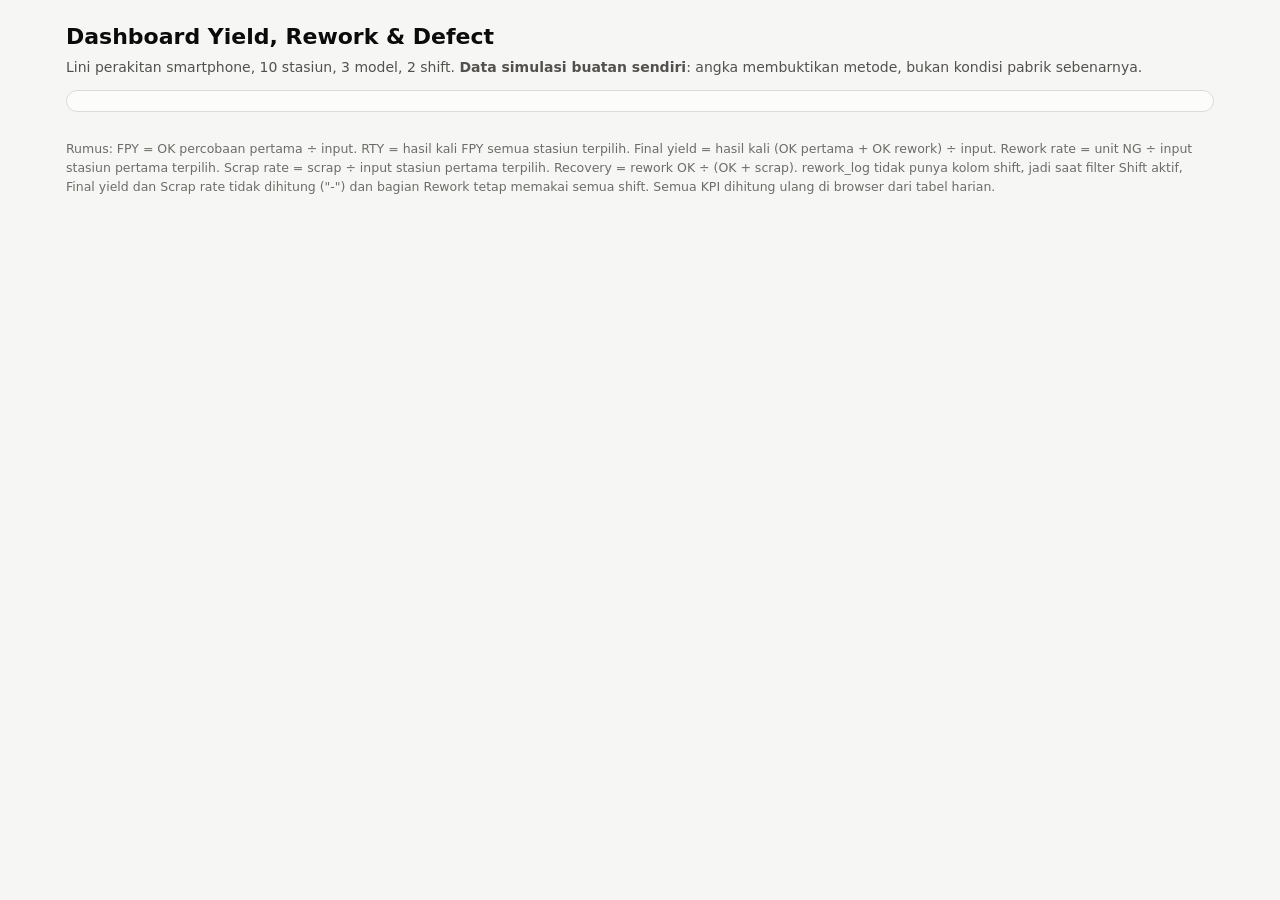
<file: project/code/3-presentation/html/dashboard_template.html>
<!doctype html>
<html lang="id"><head><meta charset="utf-8"><meta name="viewport" content="width=device-width,initial-scale=1">
<title>Dashboard Yield, Rework &amp; Defect (data simulasi)</title>
<style>
:root{color-scheme:light;--bg:#f6f6f4;--surface:#fcfcfb;--ink:#0b0b0b;--ink2:#52514e;--mut:#6d6c68;--line:#dcdbd6;--grid:#ebeae6;
--c1:#2a78d6;--c2:#eb6834;--soft:#9ec5f4;--amber:#eda100;--bad:#b3261e}
@media (prefers-color-scheme:dark){:root:where(:not([data-theme=light])){color-scheme:dark;--bg:#121211;--surface:#1a1a19;--ink:#f0efec;--ink2:#c3c2b7;--mut:#a3a29a;--line:#3a3a37;--grid:#2a2a28;--c1:#3987e5;--c2:#d95926;--soft:#1c5cab;--amber:#c98500;--bad:#f2b8b5}}
:root[data-theme=dark]{color-scheme:dark;--bg:#121211;--surface:#1a1a19;--ink:#f0efec;--ink2:#c3c2b7;--mut:#a3a29a;--line:#3a3a37;--grid:#2a2a28;--c1:#3987e5;--c2:#d95926;--soft:#1c5cab;--amber:#c98500;--bad:#f2b8b5}
*{box-sizing:border-box}body{margin:0;background:var(--bg);color:var(--ink);font:15px/1.5 "Source Sans 3",system-ui,Arial,sans-serif}
.wrap{max-width:1180px;margin:0 auto;padding:16px}
h1{font-size:22px;margin:4px 0}h2{font-size:17px;margin:0 0 4px}.sub{color:var(--ink2);margin:0 0 12px;font-size:14px}
.flt{display:flex;flex-wrap:wrap;gap:10px;align-items:end;background:var(--surface);border:1px solid var(--line);border-radius:12px;padding:10px 12px;margin:12px 0}
.flt label{display:flex;flex-direction:column;font-size:12px;color:var(--ink2);gap:2px}
select,button{font:inherit;color:var(--ink);background:var(--surface);border:1px solid var(--line);border-radius:8px;padding:5px 8px}
button{cursor:pointer}button:hover{border-color:var(--c1)}
.tabs{display:flex;gap:6px;flex-wrap:wrap;margin:0 0 12px}.tabs button{font-weight:700;border-radius:999px;padding:6px 16px}.tabs button.on{background:var(--c1);border-color:var(--c1);color:#fff}
.note{font-size:12.5px;color:var(--mut)}
.kpis{display:grid;grid-template-columns:repeat(auto-fit,minmax(150px,1fr));gap:10px;margin-bottom:12px}
.kpi{background:var(--surface);border:1px solid var(--line);border-radius:12px;padding:10px 12px}.kpi b{display:block;font-size:26px;line-height:1.2}.kpi span{font-size:12.5px;color:var(--ink2)}
.card{background:var(--surface);border:1px solid var(--line);border-radius:12px;padding:14px;margin-bottom:12px;min-width:0}
.grid2{display:grid;gap:12px;grid-template-columns:1fr}.grid2>*{min-width:0}@media(min-width:900px){.grid2{grid-template-columns:1fr 1fr}}
.insight{background:var(--surface);border:1px solid var(--line);border-left:6px solid var(--c1);border-radius:12px;padding:12px 14px;margin-bottom:12px;font-size:16px}
svg{width:100%;height:auto;display:block;overflow:visible}svg text{fill:var(--ink2);font-size:11px}svg .g{stroke:var(--grid);stroke-width:1}svg .ax{stroke:var(--line)}
.lg{display:flex;gap:14px;flex-wrap:wrap;font-size:12.5px;color:var(--ink2);margin:4px 0}.lg i{display:inline-block;width:14px;height:3px;vertical-align:middle;margin-right:5px;border-radius:2px}.lg i.sq{height:10px;width:10px}
table{border-collapse:collapse;width:100%;font-size:13px}th,td{padding:4px 8px;border-bottom:1px solid var(--line);text-align:right;white-space:nowrap}th:first-child,td:first-child{text-align:left}th{color:var(--ink2);font-weight:600}
.sc{overflow-x:auto}details{margin-top:6px}summary{cursor:pointer;color:var(--ink2);font-size:13px}
.hm td{text-align:center;padding:6px 4px;border:2px solid var(--surface)}
#tip{position:fixed;display:none;pointer-events:none;background:var(--surface);color:var(--ink);border:1px solid var(--line);border-radius:8px;padding:6px 9px;font-size:12.5px;box-shadow:0 2px 8px rgba(0,0,0,.18);z-index:9;max-width:260px}
#tip b{font-size:14px}#tip span{color:var(--ink2)}
[data-tip]{cursor:default}[data-tip]:hover{filter:brightness(1.12)}[data-tip]:focus-visible{outline:2px solid var(--ink)}
.foot{color:var(--mut);font-size:12.5px;margin:16px 0}
</style></head><body><div class="wrap">
<h1>Dashboard Yield, Rework &amp; Defect</h1>
<p class="sub">Lini perakitan smartphone, 10 stasiun, 3 model, 2 shift. <b>Data simulasi buatan sendiri</b>: angka membuktikan metode, bukan kondisi pabrik sebenarnya.</p>
<div class="flt" id="flt"></div>
<div class="tabs" id="tabs"></div>
<div id="view"></div>
<p class="foot">Rumus: FPY = OK percobaan pertama ÷ input. RTY = hasil kali FPY semua stasiun terpilih. Final yield = hasil kali (OK pertama + OK rework) ÷ input. Rework rate = unit NG ÷ input stasiun pertama terpilih. Scrap rate = scrap ÷ input stasiun pertama terpilih. Recovery = rework OK ÷ (OK + scrap). rework_log tidak punya kolom shift, jadi saat filter Shift aktif, Final yield dan Scrap rate tidak dihitung ("-") dan bagian Rework tetap memakai semua shift. Semua KPI dihitung ulang di browser dari tabel harian.</p>
</div><div id="tip" role="tooltip"></div>
<script>
const DATA=/*DATA*/;
const {dates,stations,models,shifts,codes,names,codeStation,P,D,RI,RO,spikes}=DATA;
const $=id=>document.getElementById(id),esc=s=>String(s).replace(/[&<>"]/g,c=>({'&':'&amp;','<':'&lt;','>':'&gt;','"':'&quot;'}[c]));
const pct=(v,d=1)=>isFinite(v)?(v*100).toFixed(d).replace('.',',')+'%':'-',num=n=>Math.round(n).toLocaleString('id-ID');
const SHORT=["Solder Paste","Placement","Reflow","AOI","ICT","Screen","Housing","Final Insp.","Func. Test","Packaging"];
const S={d0:0,d1:dates.length-1,st:-1,md:-1,sh:-1,page:'ringkasan'};
const PAGES=[['ringkasan','Ringkasan'],['yield','Yield per Stasiun'],['pareto','Pareto Defect'],['rework','Rework']];
const selSt=()=>S.st<0?stations.map((_,i)=>i):[S.st];
const inRange=r=>r[0]>=S.d0&&r[0]<=S.d1;
const pf=()=>P.filter(r=>inRange(r)&&(S.sh<0||r[1]==S.sh)&&(S.st<0||r[2]==S.st)&&(S.md<0||r[3]==S.md));
const df=()=>D.filter(r=>inRange(r)&&(S.sh<0||r[1]==S.sh)&&(S.st<0||r[2]==S.st)&&(S.md<0||r[3]==S.md));
const rf=(arr,upTo)=>arr.filter(r=>(upTo?r[0]<=S.d1:inRange(r))&&(S.st<0||r[1]==S.st)&&(S.md<0||r[2]==S.md));

function opt(list,sel,all){return (all?`<option value="-1">${all}</option>`:'')+list.map((t,i)=>`<option value="${i}"${i==sel?' selected':''}>${esc(t)}</option>`).join('')}
function drawFilters(){const n=dates.length;
$('flt').innerHTML=`<label>Dari<select id="f0">${opt(dates,S.d0)}</select></label><label>Sampai<select id="f1">${opt(dates,S.d1)}</select></label>
<label>Preset<span><button data-p="0">Semua (${n} hari)</button> <button data-p="30">30 hari terakhir</button> <button data-p="14">14 hari terakhir</button></span></label>
<label>Stasiun<select id="f2">${opt(stations,S.st,'Semua stasiun')}</select></label><label>Model<select id="f3">${opt(models,S.md,'Semua model')}</select></label><label>Shift<select id="f4">${opt(shifts,S.sh,'Semua shift')}</select></label>`;
const on=()=>{S.d0=+$('f0').value;S.d1=+$('f1').value;if(S.d0>S.d1)[S.d0,S.d1]=[S.d1,S.d0];S.st=+$('f2').value;S.md=+$('f3').value;S.sh=+$('f4').value;drawFilters();render()};
['f0','f1','f2','f3','f4'].forEach(i=>$(i).onchange=on);
$('flt').querySelectorAll('button').forEach(b=>b.onclick=()=>{const k=+b.dataset.p;S.d0=k?Math.max(0,n-k):0;S.d1=n-1;drawFilters();render()})}
function drawTabs(){$('tabs').innerHTML=PAGES.map(([k,t])=>`<button data-k="${k}" class="${k==S.page?'on':''}" aria-pressed="${k==S.page}">${t}</button>`).join('');
$('tabs').querySelectorAll('button').forEach(b=>b.onclick=()=>{location.hash=b.dataset.k})}

/* ---------- perhitungan KPI ---------- */
function agg(){const rows=pf(),a=stations.map(()=>({in:0,ok:0,ng:0,rok:0,scrap:0,open:0,lead:0}));
rows.forEach(r=>{const x=a[r[2]];x.in+=r[4];x.ok+=r[5];x.ng+=r[6]});
rf(RI).forEach(r=>{const x=a[r[1]];x.rok+=r[4];x.scrap+=r[5];x.open+=r[6];x.lead+=r[7]});
const ss=selSt();a.forEach(x=>{x.fpy=x.in?x.ok/x.in:NaN;x.fin=x.in&&S.sh<0?(x.ok+x.rok)/x.in:NaN;x.rec=(x.rok+x.scrap)?x.rok/(x.rok+x.scrap):NaN});
const act=ss.filter(i=>a[i].in>0),den=act.length?a[act[0]].in:0;
const L={rty:act.reduce((p,i)=>p*a[i].fpy,1),fin:act.reduce((p,i)=>p*a[i].fin,1),den,
ng:act.reduce((s,i)=>s+a[i].ng,0),scrap:act.reduce((s,i)=>s+a[i].scrap,0),rok:act.reduce((s,i)=>s+a[i].rok,0),open:act.reduce((s,i)=>s+a[i].open,0)};
L.rework=den?L.ng/den:NaN;L.scraprate=den&&S.sh<0?L.scrap/den:NaN;L.rec=(L.rok+L.scrap)?L.rok/(L.rok+L.scrap):NaN;L.rin=L.rok+L.scrap+L.open;
return {a,L,act}}
function daily(){const ss=selSt(),m=new Map();
pf().forEach(r=>{let d=m.get(r[0]);if(!d){d={t:r[0],s:stations.map(()=>[0,0])};m.set(r[0],d)}d.s[r[2]][0]+=r[4];d.s[r[2]][1]+=r[5]});
const out=[...m.values()].sort((x,y)=>x.t-y.t).map(d=>{const act=ss.filter(i=>d.s[i][0]>0);return {t:d.t,rty:act.reduce((p,i)=>p*d.s[i][1]/d.s[i][0],1),in:act.length?d.s[act[0]][0]:0}});
out.forEach((d,i)=>{const w=out.slice(Math.max(0,i-6),i+1);d.ma=w.reduce((s,x)=>s+x.rty,0)/w.length});return out}
function pareto(){const m=new Map();df().forEach(r=>m.set(r[4],(m.get(r[4])||0)+r[5]));
const arr=[...m].map(([c,q])=>({c,q})).sort((x,y)=>y.q-x.q||codes[x.c].localeCompare(codes[y.c])),tot=arr.reduce((s,x)=>s+x.q,0);let cum=0;
arr.forEach(x=>{x.prev=cum;cum+=x.q;x.share=x.q/tot;x.cum=cum/tot;x.vital=x.prev/tot<0.8});return {arr,tot}}
function reworkByDefect(){const m=new Map();rf(RI).forEach(r=>{const x=m.get(r[3])||{c:r[3],ok:0,scrap:0,open:0,lead:0};x.ok+=r[4];x.scrap+=r[5];x.open+=r[6];x.lead+=r[7];m.set(r[3],x)});
return [...m.values()].map(x=>({...x,n:x.ok+x.scrap+x.open,rec:(x.ok+x.scrap)?x.ok/(x.ok+x.scrap):NaN})).filter(x=>isFinite(x.rec)).sort((a,b)=>a.rec-b.rec)}
function backlog(){const inn=new Array(dates.length).fill(0),out=new Array(dates.length).fill(0);
rf(RI,1).forEach(r=>inn[r[0]]+=r[4]+r[5]+r[6]);rf(RO,1).forEach(r=>out[r[0]]+=r[4]);let b=0;const o=[];
for(let i=0;i<=S.d1;i++){b+=inn[i]-out[i];if(i>=S.d0)o.push({t:i,v:b,in:inn[i],out:out[i]})}return o}

/* ---------- komponen grafik ---------- */
const tip=$('tip');
function showTip(html,x,y){tip.innerHTML=html;tip.style.display='block';const w=tip.offsetWidth,h=tip.offsetHeight;tip.style.left=Math.max(6,Math.min(innerWidth-w-6,x+12))+'px';tip.style.top=Math.max(6,Math.min(innerHeight-h-6,y+12))+'px'}
const tipHtml=t=>{const p=t.split('|');return `<b>${esc(p[0])}</b>`+p.slice(1).map(s=>`<br><span>${esc(s)}</span>`).join('')};
document.addEventListener('pointermove',e=>{const t=e.target.closest&&e.target.closest('[data-tip]');if(t)showTip(tipHtml(t.dataset.tip),e.clientX,e.clientY);else if(!e.target.closest('.hit'))tip.style.display='none'});
document.addEventListener('focusin',e=>{const t=e.target.closest&&e.target.closest('[data-tip]');if(t){const r=t.getBoundingClientRect();showTip(tipHtml(t.dataset.tip),r.left,r.bottom)}});
document.addEventListener('focusout',()=>tip.style.display='none');
const tbl=(h,rows)=>`<div class="sc"><table><tr>${h.map(x=>`<th>${esc(x)}</th>`).join('')}</tr>${rows.map(r=>`<tr>${r.map(c=>`<td>${esc(c)}</td>`).join('')}</tr>`).join('')}</table></div>`;
const det=(h,rows)=>`<details><summary>Tampilkan sebagai tabel</summary>${tbl(h,rows)}</details>`;
const nice=(max)=>{const p=Math.pow(10,Math.floor(Math.log10(max))),f=max/p,n=f<=1?1:f<=2?2:f<=4?4:f<=8?8:10;return n*p};

function vbars(items,{fmt,max,h=240,title}){ // items: {label,v,color,tip}
const W=720,L=44,B=34,T=10,n=items.length,bw=(W-L)/n,m=max||nice(Math.max(...items.map(i=>i.v),1e-9)),ph=h-B-T;
let g='';for(let k=0;k<=4;k++){const y=T+ph-ph*k/4;g+=`<line class="g" x1="${L}" x2="${W}" y1="${y}" y2="${y}"/><text x="${L-6}" y="${y+4}" text-anchor="end">${fmt(m*k/4)}</text>`}
const bars=items.map((it,i)=>{const bh=ph*Math.min(it.v/m,1),x=L+i*bw+bw*.18,w=bw*.64,y=T+ph-bh,r=Math.min(4,w/2,bh);
return `<g class="hit"><rect x="${L+i*bw}" y="${T}" width="${bw}" height="${ph}" fill="transparent" data-tip="${esc(it.tip)}" tabindex="0"/></g><path d="M${x},${T+ph}V${y+r}Q${x},${y} ${x+r},${y}H${x+w-r}Q${x+w},${y} ${x+w},${y+r}V${T+ph}Z" fill="${it.color}" pointer-events="none"/><text x="${x+w/2}" y="${h-B+14}" text-anchor="middle">${esc(it.label)}</text>`}).join('');
return `<svg viewBox="0 0 ${W} ${h}" role="img" aria-label="${esc(title)}">${g}<line class="ax" x1="${L}" x2="${W}" y1="${T+ph}" y2="${T+ph}"/>${bars}</svg>`}

function hbars(items,{fmt,max,title}){ // horizontal, label kiri, nilai di ujung
const W=720,L=150,R=60,rh=24,h=items.length*rh+6,m=max||nice(Math.max(...items.map(i=>i.v),1e-9));
const rows=items.map((it,i)=>{const y=i*rh+3,w=(W-L-R)*Math.min(it.v/m,1);
return `<text x="${L-8}" y="${y+rh/2+1}" text-anchor="end">${esc(it.label)}</text><path d="M${L},${y+3}H${L+Math.max(w-4,0)}Q${L+w},${y+3} ${L+w},${y+7}V${y+rh-10}Q${L+w},${y+rh-6} ${L+Math.max(w-4,0)},${y+rh-6}H${L}Z" fill="${it.color}"/><text x="${L+w+6}" y="${y+rh/2+1}">${fmt(it.v)}</text><rect class="hit" x="0" y="${y}" width="${W}" height="${rh}" fill="transparent" data-tip="${esc(it.tip)}" tabindex="0"/>`}).join('');
return `<svg viewBox="0 0 ${W} ${h}" role="img" aria-label="${esc(title)}"><line class="ax" x1="${L}" x2="${L}" y1="0" y2="${h}"/>${rows}</svg>`}

let lineSeq=0;
function lineChart({pts,series,fmt,h=250,zero,title,bands=[],tipFn}){ // pts: [{t,...}], series:[{key,color,w,dash}]
const W=720,L=52,B=28,T=10,ph=h-B-T,n=pts.length;if(!n)return '<p class="note">Tidak ada data pada filter ini.</p>';
const vals=pts.flatMap(p=>series.map(s=>p[s.key])).filter(isFinite);let lo=zero?0:Math.min(...vals),hi=Math.max(...vals);
if(!zero){const pad=(hi-lo)*.1||.01;lo-=pad;hi+=pad}else hi=nice(hi*1.05);
const X=i=>L+(n>1?i/(n-1):.5)*(W-L-10),Y=v=>T+ph-(v-lo)/(hi-lo)*ph,id='lc'+(++lineSeq);
let g='';for(let k=0;k<=4;k++){const v=lo+(hi-lo)*k/4,y=Y(v);g+=`<line class="g" x1="${L}" x2="${W}" y1="${y}" y2="${y}"/><text x="${L-6}" y="${y+4}" text-anchor="end">${fmt(v)}</text>`}
const step=Math.ceil(n/8);let xl='';pts.forEach((p,i)=>{if(i%step==0)xl+=`<text x="${X(i)}" y="${h-8}" text-anchor="middle">${dates[p.t].slice(5)}</text>`});
const bd=bands.map(t=>{const i=pts.findIndex(p=>p.t==t);return i<0?'':`<rect x="${X(i)-(W-L)/n/2}" y="${T}" width="${(W-L)/n}" height="${ph}" fill="var(--amber)" opacity=".2"/>`}).join('');
const paths=series.map(s=>`<path d="${pts.map((p,i)=>(i?'L':'M')+X(i).toFixed(1)+','+Y(p[s.key]).toFixed(1)).join('')}" fill="none" stroke="${s.color}" stroke-width="${s.w||2}" ${s.dash?'stroke-dasharray="4 3"':''} stroke-linejoin="round" stroke-linecap="round"/>`).join('');
setTimeout(()=>{const svg=document.getElementById(id);if(!svg)return;const ov=svg.querySelector('.ov'),ch=svg.querySelector('.ch');
const mv=e=>{const r=svg.getBoundingClientRect(),x=(e.clientX-r.left)/r.width*W,i=Math.max(0,Math.min(n-1,Math.round((x-L)/(W-L-10)*(n-1))));
ch.setAttribute('x1',X(i));ch.setAttribute('x2',X(i));ch.style.display='';showTip(tipHtml(tipFn(pts[i])),e.clientX,e.clientY)};
ov.addEventListener('pointermove',mv);ov.addEventListener('pointerleave',()=>{ch.style.display='none';tip.style.display='none'})},0);
return `<svg id="${id}" viewBox="0 0 ${W} ${h}" role="img" aria-label="${esc(title)}">${g}${bd}<line class="ax" x1="${L}" x2="${W}" y1="${T+ph}" y2="${T+ph}"/>${xl}${paths}<line class="ch" y1="${T}" y2="${T+ph}" stroke="var(--ink2)" stroke-width="1" style="display:none"/><rect class="ov hit" x="${L}" y="${T}" width="${W-L}" height="${ph}" fill="transparent"/></svg>`}
const legend=l=>`<div class="lg">${l.map(([c,t,sq])=>`<span><i class="${sq?'sq':''}" style="background:${c}"></i>${esc(t)}</span>`).join('')}</div>`;

/* ---------- halaman ---------- */
function kpiTiles(L){return `<div class="kpis"><div class="kpi"><b>${pct(L.rty)}</b><span>RTY (lolos semua stasiun tanpa rework)</span></div>
<div class="kpi"><b>${pct(L.fin)}</b><span>Final yield (setelah rework)</span></div><div class="kpi"><b>${pct(L.rework)}</b><span>Rework rate</span></div>
<div class="kpi"><b>${pct(L.scraprate,2)}</b><span>Scrap rate</span></div><div class="kpi"><b>${pct(L.rec)}</b><span>Recovery rate rework</span></div></div>`}

function pageRingkasan(){const {a,L,act}=agg(),dly=daily(),par=pareto();if(!act.length)return '<p class="note">Tidak ada data pada filter ini.</p>';
const worst=[...act].sort((x,y)=>a[x].fpy-a[y].fpy)[0],td=par.arr[0];
const ins=`Stasiun yang paling banyak meloloskan NG: <b>${esc(stations[worst])}</b> (FPY ${pct(a[worst].fpy)}). Defect terbanyak: <b>${esc(names[td.c])}</b> (${codes[td.c]}), ${pct(td.share)} dari semua NG. Rata-rata FPY stasiun ${pct(act.reduce((s,i)=>s+a[i].fpy,0)/act.length)}, tetapi RTY hanya <b>${pct(L.rty)}</b>.`;
const sp=spikes.filter(t=>t>=S.d0&&t<=S.d1&&dly.some(d=>d.t==t));
const chart=lineChart({pts:dly,series:[{key:'rty',color:'var(--mut)',w:1.2},{key:'ma',color:'var(--c1)',w:2.5}],fmt:v=>pct(v,0),title:'Tren RTY harian dan rata-rata 7 hari',bands:sp,
tipFn:d=>`${dates[d.t]}|RTY harian ${pct(d.rty)}|Rata-rata 7 hari ${pct(d.ma)}|Input stasiun pertama ${num(d.in)} unit`});
return `<div class="insight">${ins}</div>${kpiTiles(L)}<div class="card"><h2>Tren RTY harian</h2><p class="sub">Garis tebal = rata-rata bergerak 7 hari. Jumlah input per hari ada di tooltip karena persentase dari hari sepi mudah melonjak.</p>
${legend([['var(--mut)','RTY harian'],['var(--c1)','Rata-rata 7 hari'],...(sp.length?[['var(--amber)','Hari lonjakan NG di satu stasiun',1]]:[])])}${chart}
${det(['Tanggal','RTY harian','Rata-rata 7 hari','Input'],dly.map(d=>[dates[d.t],pct(d.rty),pct(d.ma),num(d.in)]))}</div>`}

function pageYield(){const {a,L,act}=agg();if(!act.length)return '<p class="note">Tidak ada data pada filter ini.</p>';
const lowest=Math.min(...act.map(i=>a[i].ng/a[i].in)),items=stations.map((s,i)=>({label:SHORT[i],i,v:a[i].in?a[i].ng/a[i].in:0,color:(S.st>=0&&S.st!=i)?'var(--grid)':(a[i].ng/a[i].in==Math.max(...act.map(j=>a[j].ng/a[j].in))?'var(--c2)':'var(--c1)'),
tip:`${s}|NG rate percobaan pertama ${pct(a[i].in?a[i].ng/a[i].in:NaN,2)}|FPY ${pct(a[i].fpy,2)}|${num(a[i].ng)} NG dari ${num(a[i].in)} input`}));
// heatmap model x stasiun
const hm={};P.forEach(r=>{if(inRange(r)&&(S.sh<0||r[1]==S.sh)){const k=r[3]*10+r[2];const x=hm[k]||(hm[k]=[0,0]);x[0]+=r[4];x[1]+=r[6]}});
const rates=Object.values(hm).map(x=>x[1]/x[0]),mx=Math.max(...rates,1e-9);
const hmRows=models.map((m,mi)=>`<tr><td>${m}</td>${stations.map((s,si)=>{const x=hm[mi*10+si],r=x?x[1]/x[0]:NaN,k=r/mx;
return `<td data-tip="${esc(m+' | '+s+'|NG rate '+pct(r,2)+'|FPY '+pct(1-r,2))}" tabindex="0" style="background:color-mix(in srgb,var(--c1) ${Math.round(k*85)}%,var(--surface));color:${k>.55?'#fff':'var(--ink)'}">${pct(r,1)}</td>`}).join('')}</tr>`).join('');
// shift per stasiun
const sh=stations.map(()=>[[0,0],[0,0]]);P.forEach(r=>{if(inRange(r)&&(S.md<0||r[3]==S.md)){sh[r[2]][r[1]][0]+=r[4];sh[r[2]][r[1]][1]+=r[6]}});
const sr=(i,k)=>sh[i][k][0]?sh[i][k][1]/sh[i][k][0]:0,mS=nice(Math.max(...stations.map((_,i)=>Math.max(sr(i,0),sr(i,1)))));
const W=720,L0=44,B=34,T=10,ph=240-B-T,bw=(W-L0)/10;
let g='';for(let k=0;k<=4;k++){const y=T+ph-ph*k/4;g+=`<line class="g" x1="${L0}" x2="${W}" y1="${y}" y2="${y}"/><text x="${L0-6}" y="${y+4}" text-anchor="end">${pct(mS*k/4,0)}</text>`}
const gb=stations.map((s,i)=>[0,1].map(k=>{const v=sr(i,k),bh=ph*v/mS,x=L0+i*bw+bw*(.12+k*.38),w=bw*.34,y=T+ph-bh;
return `<rect x="${x}" y="${y}" width="${w}" height="${bh}" rx="3" fill="${k?'var(--c2)':'var(--c1)'}" data-tip="${esc(s+' | '+shifts[k]+'|NG rate '+pct(v,2)+'|input '+num(sh[i][k][0]))}" tabindex="0"/>`}).join('')+`<text x="${L0+i*bw+bw/2}" y="${240-B+14}" text-anchor="middle">${SHORT[i]}</text>`).join('');
return `${kpiTiles(L)}<div class="card"><h2>NG rate percobaan pertama per stasiun</h2><p class="sub">Batang dari nol. Oranye = stasiun dengan NG rate tertinggi. Filter stasiun menyorot satu stasiun.</p>
${vbars(items,{fmt:v=>pct(v,1),title:'NG rate per stasiun'})}${det(['Stasiun','Input','NG','FPY','Final yield','Recovery'],stations.map((s,i)=>[s,num(a[i].in),num(a[i].ng),pct(a[i].fpy,2),pct(a[i].fin,2),pct(a[i].rec,1)]))}</div>
<div class="grid2"><div class="card"><h2>NG rate: model × stasiun</h2><p class="sub">Makin gelap makin tinggi (filter stasiun dan model tidak berlaku di sini).</p><div class="sc"><table class="hm"><tr><th></th>${SHORT.map(s=>`<th>${s}</th>`).join('')}</tr>${hmRows}</table></div></div>
<div class="card"><h2>NG rate per shift</h2>${legend([['var(--c1)','Shift 1',1],['var(--c2)','Shift 2',1]])}<svg viewBox="0 0 720 240" role="img" aria-label="NG rate per shift per stasiun">${g}<line class="ax" x1="${L0}" x2="${W}" y1="${T+ph}" y2="${T+ph}"/>${gb}</svg>
${det(['Stasiun','Shift 1','Shift 2','Selisih (poin)'],stations.map((s,i)=>[s,pct(sr(i,0),2),pct(sr(i,1),2),((sr(i,1)-sr(i,0))*100).toFixed(2).replace('.',',')]))}</div></div>`}

function pagePareto(){const {arr,tot}=pareto();if(!tot)return '<p class="note">Tidak ada data pada filter ini.</p>';
const W=720,L0=44,B=34,T=10,h=270,ph=h-B-T,n=arr.length,bw=(W-L0-34)/n,mS=nice(arr[0].share*1.05);
let g='';for(let k=0;k<=4;k++){const y=T+ph-ph*k/4;g+=`<line class="g" x1="${L0}" x2="${W-34}" y1="${y}" y2="${y}"/><text x="${L0-6}" y="${y+4}" text-anchor="end">${pct(mS*k/4,0)}</text><text x="${W-30}" y="${y+4}">${k*25}%</text>`}
const bars=arr.map((x,i)=>{const bh=ph*x.share/mS,bx=L0+i*bw+bw*.15,w=bw*.7,y=T+ph-bh;
return `<rect x="${bx}" y="${y}" width="${w}" height="${bh}" rx="3" fill="${x.vital?'var(--c1)':'var(--soft)'}" data-tip="${esc(codes[x.c]+' '+names[x.c]+'|'+stations[codeStation[x.c]]+'|'+num(x.q)+' NG ('+pct(x.share)+')|kumulatif '+pct(x.cum))}" tabindex="0"/><text x="${bx+w/2}" y="${h-B+14}" text-anchor="middle" transform="rotate(-35 ${bx+w/2} ${h-B+14})" style="text-anchor:end">${codes[x.c]}</text>`}).join('');
const line=arr.map((x,i)=>(i?'L':'M')+(L0+i*bw+bw/2).toFixed(1)+','+(T+ph-ph*x.cum).toFixed(1)).join(''),y80=T+ph-ph*.8;
const topSt=new Map();arr.forEach(x=>topSt.set(codeStation[x.c],(topSt.get(codeStation[x.c])||0)+x.q));
const vit=arr.filter(x=>x.vital);
const ins=`${vit.length} dari ${n} jenis defect menyumbang sekitar 80% dari ${num(tot)} NG. Teratas: <b>${esc(names[arr[0].c])}</b> (${pct(arr[0].share)}).`;
// tabel silang defect x shift
const ds=new Map();D.forEach(r=>{if(inRange(r)&&(S.st<0||r[2]==S.st)&&(S.md<0||r[3]==S.md)){const x=ds.get(r[4])||[0,0];x[r[1]]+=r[5];ds.set(r[4],x)}});
const ip=[[0,0],[0,0]];const ist=stations.map(()=>[0,0]);P.forEach(r=>{if(inRange(r)&&(S.md<0||r[3]==S.md))ist[r[2]][r[1]]+=r[4]});
const xs=[...ds].map(([c,x])=>({c,r0:x[0]/ist[codeStation[c]][0],r1:x[1]/ist[codeStation[c]][1],x})).sort((p,q)=>(q.r1/q.r0)-(p.r1/p.r0));
return `<div class="insight">${ins}</div><div class="card"><h2>Pareto defect</h2><p class="sub">Batang = porsi dari semua NG (sumbu kiri), garis = kumulatif (sumbu kanan, 0 sampai 100%). Biru tua = kelompok yang membentuk 80% pertama.</p>
${legend([['var(--c1)','Sampai 80% kumulatif',1],['var(--soft)','Sisanya',1],['var(--ink2)','Kumulatif']])}
<svg viewBox="0 0 ${W} ${h}" role="img" aria-label="Pareto defect">${g}<line class="ax" x1="${L0}" x2="${W-34}" y1="${T+ph}" y2="${T+ph}"/><line x1="${L0}" x2="${W-34}" y1="${y80}" y2="${y80}" stroke="var(--mut)" stroke-dasharray="3 3"/>${bars}<path d="${line}" fill="none" stroke="var(--ink2)" stroke-width="2"/></svg>
${det(['Defect','Nama','Stasiun','NG','Porsi','Kumulatif'],arr.map(x=>[codes[x.c],names[x.c],stations[codeStation[x.c]],num(x.q),pct(x.share),pct(x.cum)]))}</div>
<div class="card"><h2>Defect × shift</h2><p class="sub">Defect rate = jumlah defect ÷ input stasiun asal pada shift itu. Diurutkan dari rasio Shift 2 ÷ Shift 1 terbesar (filter shift tidak berlaku).</p>
${tbl(['Defect','Stasiun','Rate Shift 1','Rate Shift 2','Rasio S2/S1'],xs.map(o=>[codes[o.c]+' '+names[o.c],stations[codeStation[o.c]],pct(o.r0,2),pct(o.r1,2),(o.r1/o.r0).toFixed(2).replace('.',',')]))}</div>`}

function pageRework(){const {L}=agg(),rd=reworkByDefect(),bl=backlog(),RDONE=L.rok+L.scrap;
const items=rd.map(x=>({label:codes[x.c]+' '+names[x.c],v:x.rec,color:x===rd[0]?'var(--c2)':'var(--c1)',tip:`${codes[x.c]} ${names[x.c]}|Recovery ${pct(x.rec)}|${num(x.ok)} OK, ${num(x.scrap)} scrap|rata-rata menunggu ${(x.lead/(x.ok+x.scrap||1)).toFixed(2).replace('.',',')} hari kerja`}));
const lead=rf(RI).reduce((s,r)=>s+r[7],0);
const chart=lineChart({pts:bl,series:[{key:'v',color:'var(--c1)',w:2.5}],fmt:v=>num(v),zero:true,title:'Antrean rework harian',tipFn:d=>`${dates[d.t]}|Menunggu ${num(d.v)} unit|masuk ${num(d.in)}, selesai ${num(d.out)}`});
return `<div class="kpis"><div class="kpi"><b>${num(L.rin)}</b><span>Unit masuk rework</span></div><div class="kpi"><b>${pct(L.rec)}</b><span>Recovery rate</span></div>
<div class="kpi"><b>${num(L.scrap)}</b><span>Scrap (${pct(L.scraprate,2)} dari input)</span></div><div class="kpi"><b>${num(L.open)}</b><span>Masih menunggu di akhir periode</span></div>
<div class="kpi"><b>${RDONE?(lead/RDONE).toFixed(2).replace('.',','):'-'}</b><span>Rata-rata hari kerja menunggu</span></div></div>
<div class="card"><h2>Recovery rate per jenis defect</h2><p class="sub">Persentase unit NG yang berhasil diselamatkan. Oranye = paling sulit diperbaiki. Batang dari nol sampai 100%.</p>
${hbars(items,{fmt:v=>pct(v,0),max:1,title:'Recovery rate per defect'})}${det(['Defect','Masuk','OK','Scrap','Recovery'],rd.map(x=>[codes[x.c]+' '+names[x.c],num(x.n),num(x.ok),num(x.scrap),pct(x.rec,1)]))}</div>
<div class="card"><h2>Antrean rework harian</h2><p class="sub">Unit menunggu di akhir hari (kumulatif masuk dikurangi selesai sejak awal data). Filter shift tidak berlaku.</p>${chart}
${det(['Tanggal','Masuk','Selesai','Menunggu'],bl.map(d=>[dates[d.t],num(d.in),num(d.out),num(d.v)]))}</div>`}

function render(){drawTabs();const pg={ringkasan:pageRingkasan,yield:pageYield,pareto:pagePareto,rework:pageRework}[S.page];$('view').innerHTML=pg();tip.style.display='none'}
function route(){const h=location.hash.slice(1);if(PAGES.some(p=>p[0]==h))S.page=h;render()}
addEventListener('hashchange',route);drawFilters();route();
</script></body></html>
</file>
